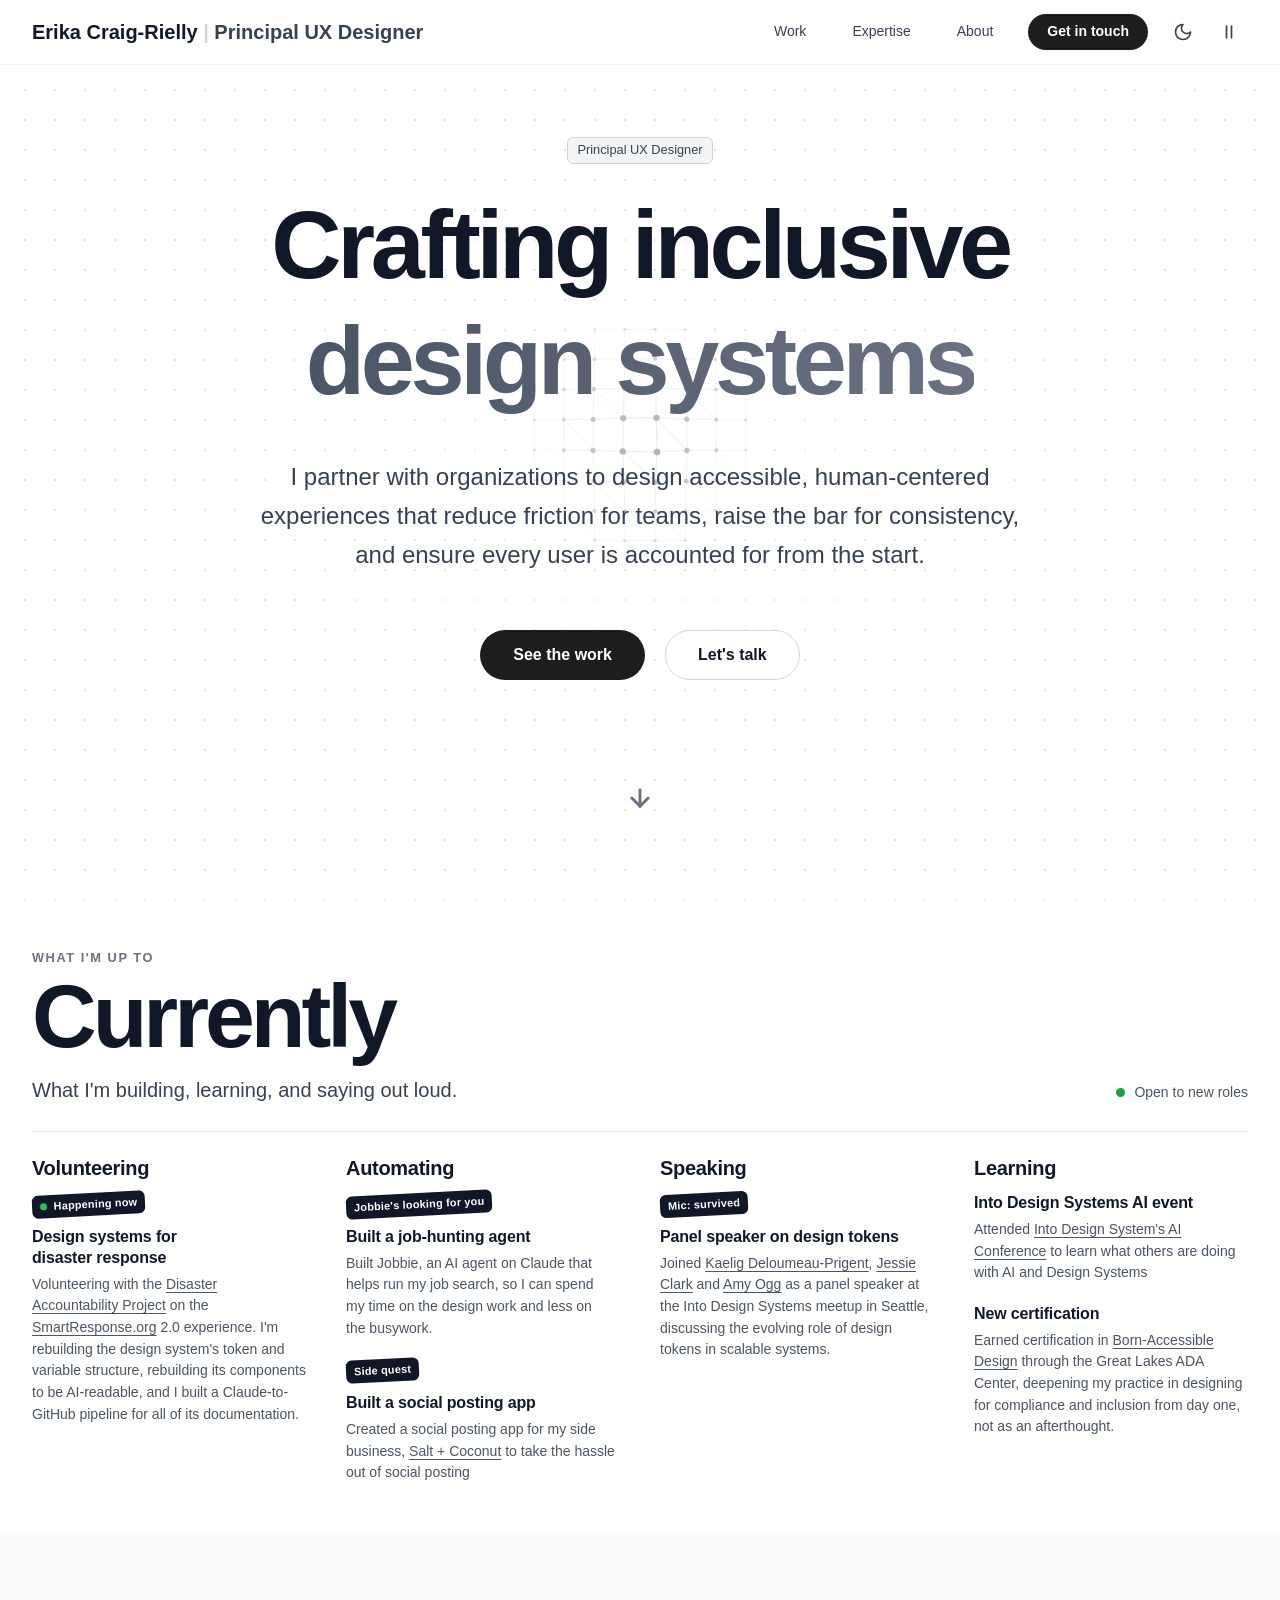
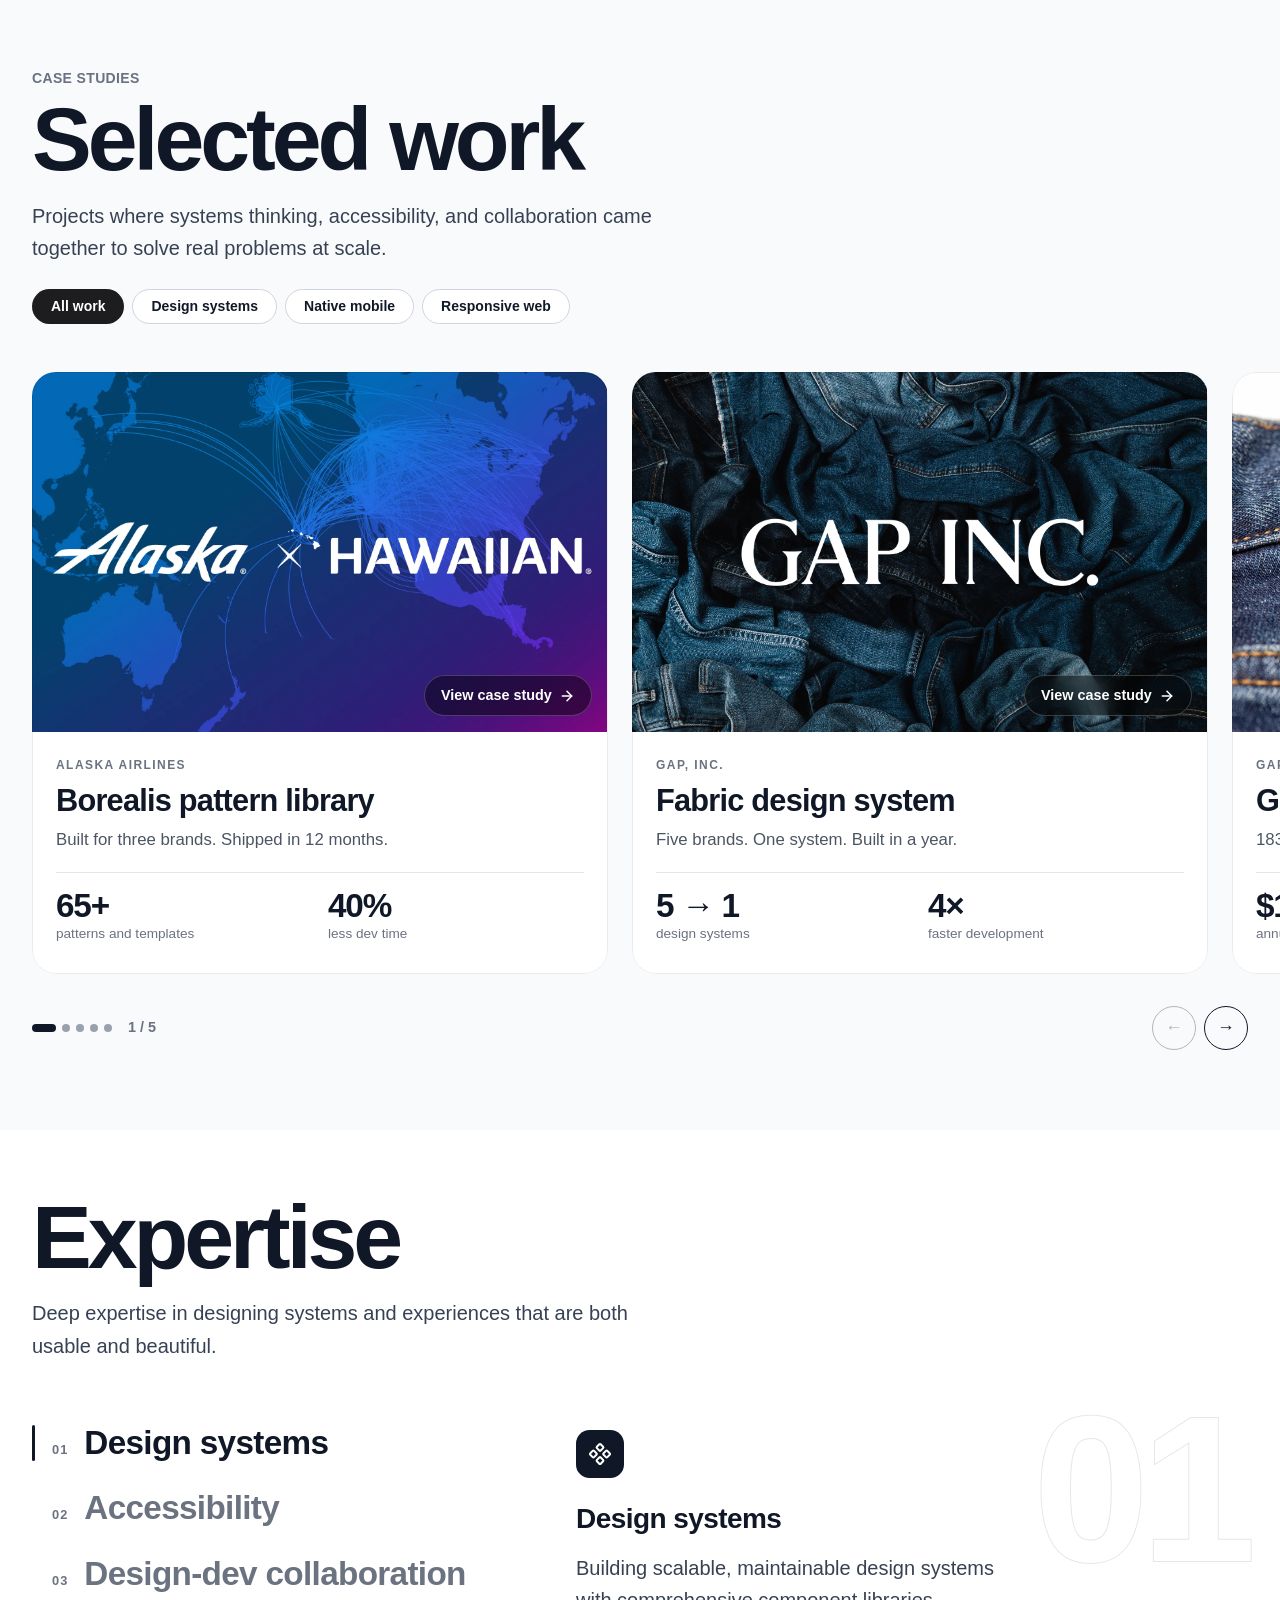
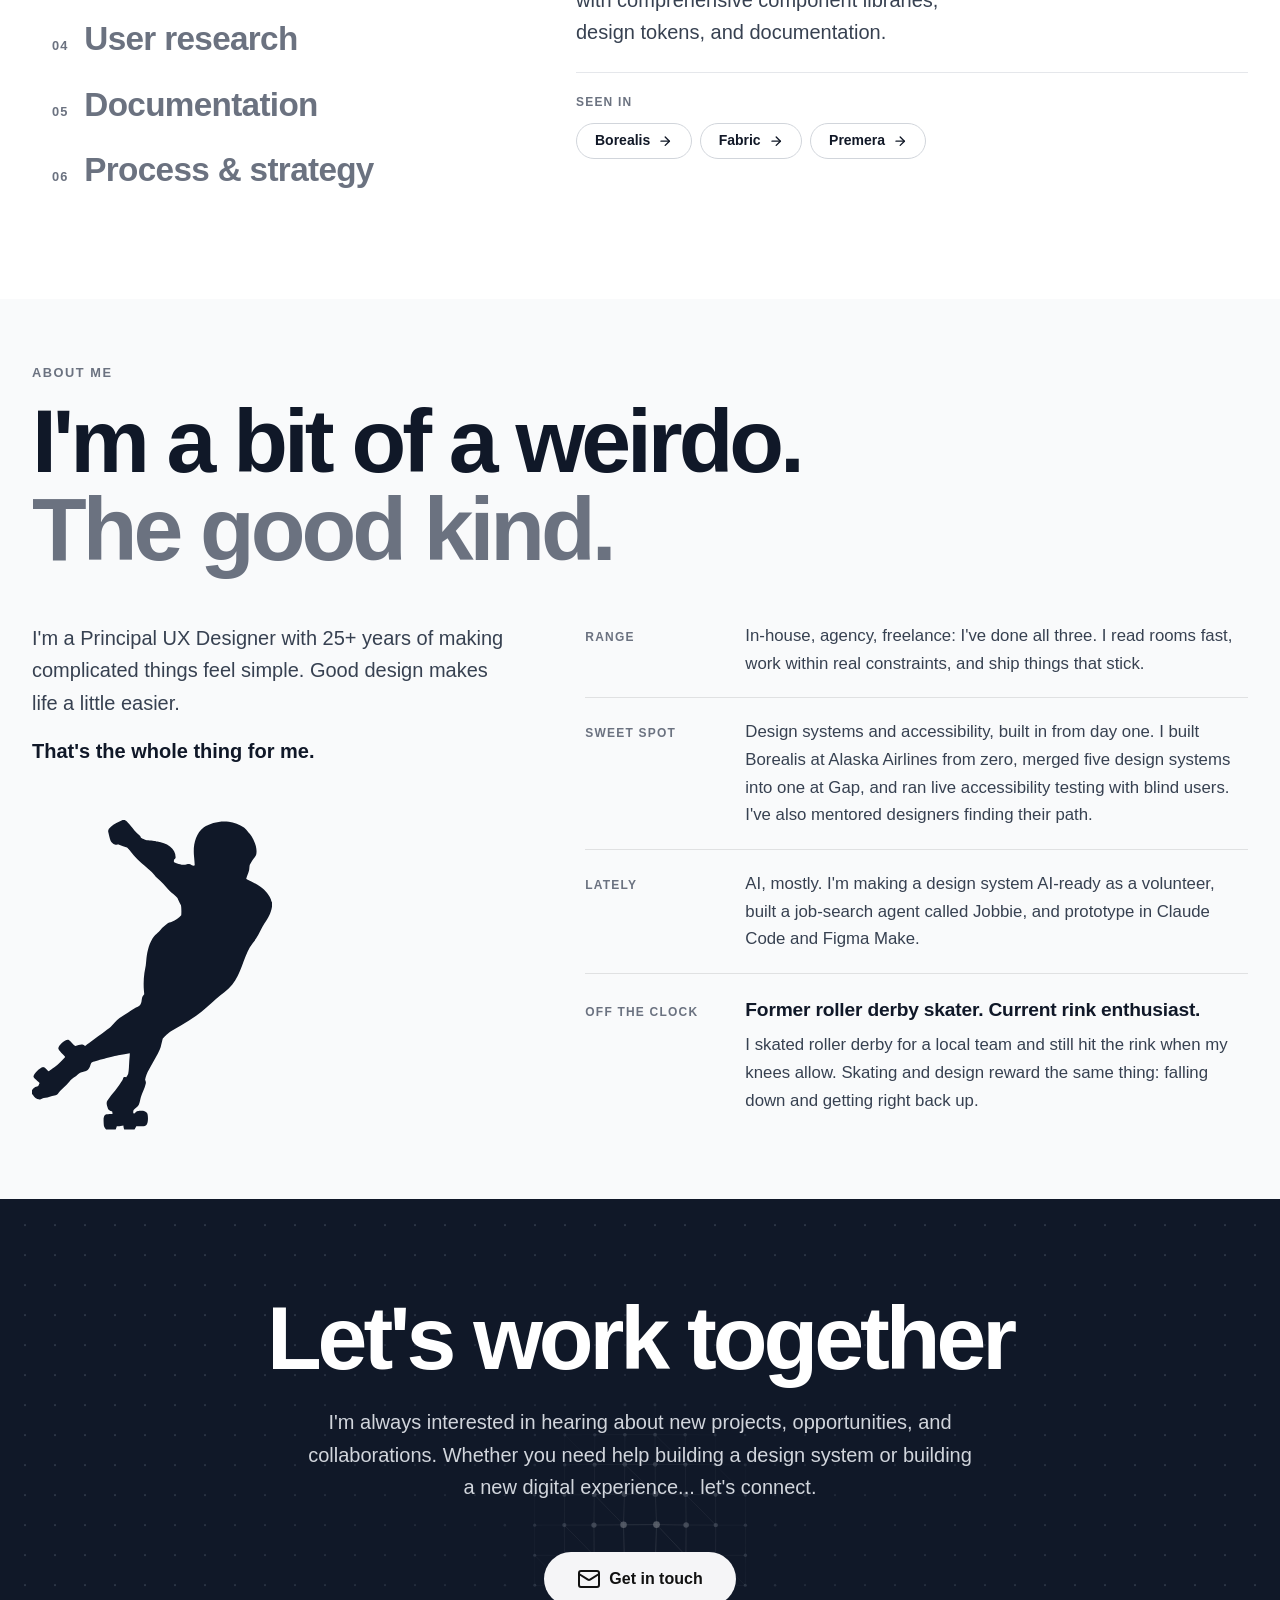
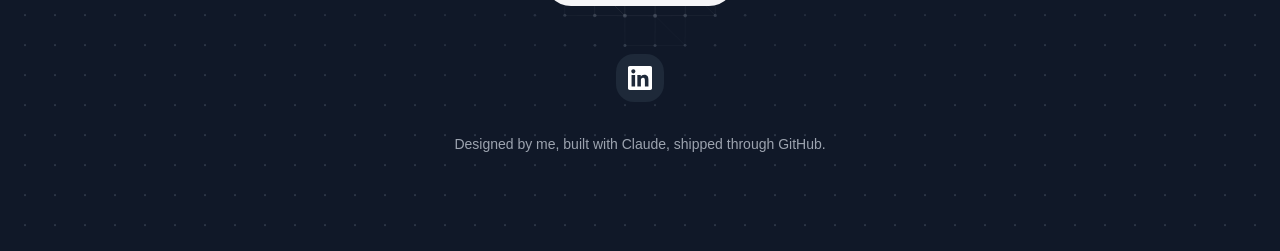
<file: index.html>
<!doctype html><html lang="en"><head><meta charset="utf-8"><meta name="viewport" content="width=device-width, initial-scale=1, viewport-fit=cover">
<title>Erika Craig-Rielly Portfolio</title>
<meta name="description" content="Seattle-based Principal UX Designer with 25+ years of experience. Design systems, responsive web, native mobile, accessibility, and AI workflows.">
<link rel="canonical" href="https://molecularleveldesigns.com/">
<meta property="og:site_name" content="Erika Craig-Rielly">
<meta property="og:type" content="website">
<meta property="og:url" content="https://molecularleveldesigns.com/">
<meta property="og:title" content="Erika Craig-Rielly | Principal UX Designer">
<meta property="og:description" content="Seattle-based Principal UX Designer with 25+ years of experience. Design systems, responsive web, native mobile, accessibility, and AI workflows.">
<meta property="og:image" content="https://molecularleveldesigns.com/og-home.jpg">
<meta property="og:image:width" content="1200">
<meta property="og:image:height" content="630">
<meta property="og:image:alt" content="Erika Craig-Rielly | Principal UX Designer">
<meta name="twitter:card" content="summary_large_image">
<meta name="twitter:title" content="Erika Craig-Rielly | Principal UX Designer">
<meta name="twitter:description" content="Seattle-based Principal UX Designer with 25+ years of experience. Design systems, responsive web, native mobile, accessibility, and AI workflows.">
<meta name="twitter:image" content="https://molecularleveldesigns.com/og-home.jpg">
<meta name="theme-color" content="#ffffff" media="(prefers-color-scheme: light)">
<meta name="theme-color" content="#0a0f1a" media="(prefers-color-scheme: dark)">
<link rel="icon" href="favicon.svg" type="image/svg+xml">
<link rel="icon" href="favicon-32.png" sizes="32x32" type="image/png">
<link rel="alternate icon" href="favicon.ico" sizes="any">
<link rel="apple-touch-icon" href="apple-touch-icon.png">
<link rel="stylesheet" href="site.css">
<script>
/* Pick light/dark before first paint. The viewer's data-theme wins; otherwise follow the OS. */
(function(){var r=document.documentElement,t=r.getAttribute('data-theme'),m=matchMedia('(prefers-color-scheme: dark)').matches;
if(t==='dark'||(t!=='light'&&m))r.classList.add('dark');})();
</script>
<style>
/* Motion layer on top of the existing site styles. Colors come from the site's own Tailwind tokens. */
:root{--ease-out:cubic-bezier(.16,1,.3,1);--ease-io:cubic-bezier(.65,0,.35,1);--page:#fff;--ink:#101828;color-scheme:light}
:root.dark{--page:#000;--ink:#fff;color-scheme:dark}
html{scroll-padding-top:72px}
html.ready{scroll-behavior:smooth}
html,body{overflow-x:clip}
body{background:var(--page);color:var(--ink);font-family:-apple-system,BlinkMacSystemFont,"Segoe UI",Roboto,"Helvetica Neue",Arial,sans-serif;-webkit-font-smoothing:antialiased}
#topnav{padding-top:env(safe-area-inset-top,0px)}
.dark .i-moon,html:not(.dark) .i-sun{display:none}
.paused .i-pause,html:not(.paused) .i-play{display:none}

/* small utility gaps not in the compiled stylesheet */
@media (min-width:48rem){.md\:inline-block{display:inline-block}}
.mb-4{margin-bottom:1rem}.object-left{object-position:left}.select-all{user-select:all}

/* scroll progress */
.progress{position:fixed;inset:0 0 auto;height:2px;z-index:60;background:var(--ink);transform-origin:0 50%;transform:scaleX(var(--p,0));opacity:.85;pointer-events:none}
#topnav{transition:box-shadow .4s var(--ease-out),background-color .3s}
#topnav.scrolled{box-shadow:0 8px 30px -12px rgb(0 0 0 / .18)}

/* hero entrance */
@keyframes rise{from{opacity:0;transform:translateY(28px);filter:blur(8px)}to{opacity:1;transform:none;filter:none}}
.enter{animation:rise 1s var(--ease-out) both;animation-delay:calc(var(--d,0) * 110ms + 80ms)}

/* rotating headline */
.rotator .words{display:inline-grid;justify-items:center}
/* every phrase on one line, so the block height never changes */
.rotator{font-size:1em;line-height:1.15;white-space:nowrap;margin-top:.12em;letter-spacing:-.01em}
@media (max-width:480px){#hero-heading{font-size:2.125rem}}
@media (min-width:768px){#hero-heading{font-size:5rem}}
.rotator .word{grid-area:1/1;display:inline-block;opacity:0;transform:translateY(.45em);filter:blur(10px);transition:opacity .7s var(--ease-out),transform .8s var(--ease-out),filter .7s var(--ease-out)}
.rotator .word.is-on{opacity:1;transform:none;filter:none}
.rotator .word.is-out{opacity:0;transform:translateY(-.45em);filter:blur(10px)}

/* hero background drift + parallax */
.hero-bg{transform:scale(1.12) scaleY(var(--flip,1));animation:drift 38s var(--ease-io) infinite alternate;will-change:transform}
.hero-bg.flip{--flip:-1}
@keyframes drift{from{transform:translate3d(-1.5%,0,0) scale(1.12) scaleY(var(--flip,1))}to{transform:translate3d(1.5%,-2%,0) scale(1.2) scaleY(var(--flip,1))}}

/* ===== "What I'm up to": bento grid (featured tile + five) ===== */
.now-head{display:flex;flex-wrap:wrap;align-items:flex-end;justify-content:space-between;gap:.75rem 2rem;margin-bottom:2.5rem}
.now-sub{display:inline-flex;align-items:center;gap:.6rem;font-size:.95rem;font-weight:500;color:#4b5563}
.dark .now-sub{color:#9ca3af}
.now-live{width:.55rem;height:.55rem;border-radius:50%;background:#16a34a;box-shadow:0 0 0 0 rgb(22 163 74 / .5);animation:livePulse 2.4s ease-out infinite}
@keyframes livePulse{0%{box-shadow:0 0 0 0 rgb(22 163 74 / .45)}70%,100%{box-shadow:0 0 0 .5rem rgb(22 163 74 / 0)}}
/* "Staying sharp": giant outlined verbs that ink in as they pass the middle of the screen */
#now{--sh-ink:#101828;--sh-bg:#fff;--sh-line:rgb(0 0 0 / .1)}
.dark #now{--sh-ink:#fff;--sh-bg:#0a0f1a;--sh-line:rgb(255 255 255 / .12)}
.sh-head{display:grid;gap:1rem 4rem;margin-bottom:3rem}
.sh-kicker{font-size:.8rem;font-weight:600;letter-spacing:.12em;text-transform:uppercase;color:#6b7280}
.sh-h{font-size:clamp(2.5rem,6vw,5rem);line-height:1;font-weight:700;letter-spacing:-.04em;color:var(--sh-ink)}
.sh-intro{display:grid;gap:1rem;align-content:end}
.sh-intro>p:first-child{font-size:1.2rem;line-height:1.55;color:#374151;max-width:40ch}
.dark .sh-intro>p:first-child{color:#d1d5db}
.sh-h{margin-bottom:.25rem}
.sh-list{list-style:none;margin:0;padding:0}
.sh-row:first-child{padding-top:0}
.sh-row:last-child{border-bottom:0;padding-bottom:0}
.sh-row{display:grid;gap:.75rem;padding:1.75rem 0;border-bottom:1px solid var(--sh-line)}
.sh-verb{font-size:clamp(2.75rem,9vw,7.5rem);line-height:.95;font-weight:700;letter-spacing:-.045em;color:var(--sh-ink);
  overflow-wrap:anywhere}
.sh-detail{position:relative;display:grid;gap:1.5rem;align-content:center}
.sh-entry{display:grid;gap:.3rem}
.sh-cat{font-size:.72rem;font-weight:600;letter-spacing:.1em;text-transform:uppercase;color:#6b7280}
.sh-title{font-size:1.2rem;font-weight:700;letter-spacing:-.01em;color:var(--sh-ink)}
.sh-text{color:#4b5563;line-height:1.6;max-width:46ch}
.dark .sh-text{color:#9ca3af}
.sh-text a{color:inherit!important;text-decoration:underline;text-underline-offset:3px;text-decoration-thickness:1px}
.sh-text a:hover{text-decoration-thickness:2px}
.sh-aside{justify-self:start;display:inline-flex;align-items:center;gap:.4rem;margin-bottom:.35rem;padding:.3rem .65rem;border-radius:6px;font-size:.75rem;font-weight:700;letter-spacing:.02em;
  background:var(--sh-ink);color:var(--sh-bg);transform:rotate(-3deg)}
.sh-aside.is-now::before{content:"";width:.45rem;height:.45rem;border-radius:50%;background:#22c55e}
@media (min-width:768px){
  .sh-row{grid-template-columns:minmax(0,1fr) minmax(16rem,22rem);column-gap:3rem;align-items:center;padding:1.5rem 0}
}
@supports (animation-timeline: view()){
  @keyframes shInk{0%,100%{color:var(--sh-bg)}38%,62%{color:var(--sh-ink)}}
  @keyframes shIn{from{opacity:0;transform:translateX(24px)}to{opacity:1;transform:none}}
  .sh-detail{animation:shIn linear both;animation-timeline:view(block 0% calc(25% + var(--foot, 0px)));animation-range:entry 10% cover 30%}
}
@media (prefers-reduced-motion: reduce){.sh-verb,.sh-detail{animation:none!important;color:var(--sh-ink)}.now-live{animation:none}}
html.paused .sh-verb,html.paused .sh-detail{animation:none!important;color:var(--sh-ink)}
html.paused .now-live{animation:none}

/* ===== Expertise explorer: big skill list (left) + detail panel with linked case studies (right) ===== */
.xe{display:grid;gap:1rem}
.xe-tab{all:unset;box-sizing:border-box;display:flex;align-items:baseline;gap:1rem;width:100%;cursor:default}
.xe-n{font-size:.8rem;font-weight:600;letter-spacing:.08em;color:#6b7280;font-variant-numeric:tabular-nums}
.xe-name{font-size:1.5rem;font-weight:700;letter-spacing:-.02em;line-height:1.15;color:#101828}
.dark .xe-name{color:#fff}
.xe-panel{position:relative;padding:1rem 0 .25rem 2.3rem;margin-top:.25rem}
.xe-big{position:absolute;right:0;top:-.1em;font-size:7rem;font-weight:800;line-height:1;letter-spacing:-.04em;color:#fff;-webkit-text-stroke:2px #e5e7eb;paint-order:stroke fill;pointer-events:none}
.dark .xe-big{-webkit-text-stroke-color:rgb(255 255 255 / .1);color:#0a0f1a}
.xe-ic{position:relative;width:3rem;height:3rem;border-radius:.85rem;display:grid;place-items:center;background:#101828;color:#fff;margin-bottom:1.25rem}
.dark .xe-ic{background:#fff;color:#101828}
.xe-h{display:none}
.xe-p{position:relative;font-size:1.1rem;line-height:1.6;color:#374151;max-width:38ch}
.dark .xe-p{color:#d1d5db}
.xe-seen{position:relative;margin-top:1.5rem;padding-top:1.25rem;border-top:1px solid #e5e7eb}
.dark .xe-seen{border-top-color:rgb(255 255 255 / .1)}
.xe-lab{font-size:.75rem;font-weight:600;letter-spacing:.1em;text-transform:uppercase;color:#6b7280;margin-bottom:.75rem}
.xe-chips{display:flex;flex-wrap:wrap;gap:.5rem}
.xe-chips svg{width:.9rem;height:.9rem}
.xe-item{padding:1.5rem 0;border-top:1px solid rgb(0 0 0 / .1)}
.dark .xe-item{border-top-color:rgb(255 255 255 / .12)}
@media (max-width:63.99rem){
  .xe{gap:0}
  .xe-item{padding:1.1rem 0}
  .xe-item:first-child{border-top:0;padding-top:.25rem}
  .xe-panel .xe-seen{border-top:0;padding-top:0}
  .xe-item:last-child{padding-bottom:0}
  .xe-tab{cursor:pointer;align-items:center}
  .xe-tab::after{content:"";margin-left:auto;width:.6rem;height:.6rem;border-right:2px solid currentColor;border-bottom:2px solid currentColor;transform:rotate(45deg) translate(-2px,-2px);transition:transform .25s ease;color:#6b7280}
  .xe-item.is-on .xe-tab::after{transform:rotate(-135deg)}
  .xe-item:not(.is-on) .xe-panel{display:none}
  .xe-tab:focus-visible{outline:2px solid currentColor;outline-offset:4px;border-radius:4px}
}
@media (min-width:64rem){
  .xe{grid-template-columns:minmax(0,5fr) minmax(0,7fr);grid-auto-rows:auto;column-gap:4rem;row-gap:0;align-items:start}
  .xe-item{display:contents}
  .xe-item{border:0!important;padding:0}
  .xe-tab{grid-column:1;position:relative;padding:.85rem 0 .85rem 1.25rem;cursor:pointer}
  .xe-tab::before{content:"";position:absolute;left:0;top:.9rem;bottom:.9rem;width:3px;border-radius:3px;background:#101828;transform:scaleY(0);transition:transform .35s cubic-bezier(.2,.8,.2,1)}
  .dark .xe-tab::before{background:#fff}
  .xe-name{font-size:clamp(1.6rem,2.6vw,2.4rem);color:#9ca3af;transition:color .2s ease}
  .dark .xe-name{color:#6b7280}
  .xe-tab:hover .xe-name{color:#4b5563}
  .dark .xe-tab:hover .xe-name{color:#d1d5db}
  .xe-item.is-on .xe-name{color:#101828}
  .dark .xe-item.is-on .xe-name{color:#fff}
  .xe-item.is-on .xe-tab::before{transform:scaleY(1)}
  .xe-tab:focus-visible{outline:2px solid currentColor;outline-offset:2px;border-radius:4px}
  .xe-panel{grid-column:2;grid-row:1 / span 6;margin-top:0;padding:1.25rem 0 0;min-height:100%;position:sticky;top:6rem;
    opacity:0;visibility:hidden;transform:translateY(10px);transition:opacity .35s ease,transform .45s cubic-bezier(.2,.8,.2,1),visibility 0s .45s}
  .xe-item.is-on .xe-panel{opacity:1;visibility:visible;transform:none;transition:opacity .35s ease .05s,transform .45s cubic-bezier(.2,.8,.2,1) .05s,visibility 0s}
  .xe-h{display:block;position:relative;font-size:1.75rem;font-weight:700;letter-spacing:-.02em;color:#101828;margin-bottom:.75rem}
  .dark .xe-h{color:#fff}
  .xe-p{font-size:1.25rem}
  .xe-big{font-size:13rem;top:-.12em;right:0}
}
@media (prefers-reduced-motion: reduce){.xe-panel,.xe-tab::before{transition:none!important;transform:none!important}}

/* ===== About: editorial, no cards ===== */
.ab-kicker{font-size:.8rem;font-weight:600;letter-spacing:.12em;text-transform:uppercase;color:#6b7280;margin-bottom:1rem}
.ab-h{font-size:clamp(2.6rem,7vw,6rem);line-height:.98;font-weight:700;letter-spacing:-.045em;color:#101828}
.dark .ab-h{color:#fff}
.ab-h span{display:block;color:#9ca3af}
.dark .ab-h span{color:#6b7280}
.ab-grid{display:grid;gap:2.5rem;margin-top:3rem}
.ab-lead p{font-size:clamp(1.35rem,2.2vw,1.9rem);line-height:1.35;letter-spacing:-.015em;font-weight:500;color:#101828}
.dark .ab-lead p{color:#fff}
.ab-lead .ab-kick{margin-top:1.25rem;font-weight:700}
.ab-facts{margin:0;display:grid}
.ab-fact{display:grid;gap:.4rem;padding:1.25rem 0;border-top:1px solid rgb(0 0 0 / .1)}
.dark .ab-fact{border-top-color:rgb(255 255 255 / .12)}
.ab-fact:first-child{border-top:0;padding-top:0}
.ab-fact dt{font-size:.75rem;font-weight:600;letter-spacing:.1em;text-transform:uppercase;color:#6b7280}
.ab-fact dd{margin:0;font-size:1.05rem;line-height:1.65;color:#374151}
.dark .ab-fact dd{color:#d1d5db}
.ab-derby{position:relative;display:grid;gap:2rem;align-items:end;margin-top:4rem;padding-top:3rem;border-top:1px solid rgb(0 0 0 / .1)}
.dark .ab-derby{border-top-color:rgb(255 255 255 / .12)}
.ab-derby-h{font-size:clamp(2rem,4.5vw,3.75rem);line-height:1.02;font-weight:700;letter-spacing:-.035em;color:#101828}
.dark .ab-derby-h{color:#fff}
.ab-derby-h span{display:block;color:#9ca3af}
.dark .ab-derby-h span{color:#6b7280}
.ab-derby-p{margin-top:1.25rem;font-size:1.05rem;line-height:1.65;color:#374151;max-width:48ch}
.dark .ab-derby-p{color:#d1d5db}
.ab-skater{justify-self:end}
.ab-skater svg{display:block;width:170px;height:auto;fill:#101828;transition:fill .3s}
.dark .ab-skater svg{fill:#fff}
@media (min-width:1024px){
  .ab-grid{grid-template-columns:minmax(0,5fr) minmax(0,7fr);column-gap:5rem;align-items:start}
  .ab-fact{grid-template-columns:8rem minmax(0,1fr);column-gap:2rem;align-items:baseline}
  .ab-derby{grid-template-columns:minmax(0,1fr) auto}
  .ab-skater svg{width:280px}
}

/* About: skater rides alongside the story instead of trailing after it */
.ab-lead p,.ab-fact dd{text-wrap:pretty}
.ab-skater .skater{animation:none!important;transform:none}
.ab-h,.ab-fact-derby strong{text-wrap:balance}
.ab-wrap{display:grid;grid-template-columns:minmax(0,1fr)}
.ab-wrap>.ab-grid{display:contents}
.ab-wrap>.ab-kicker{order:0}.ab-wrap>.ab-h{order:1}.ab-wrap .ab-lead{order:2;margin-top:2.5rem}.ab-wrap>.ab-skater{order:4}.ab-wrap .ab-facts{order:3;margin-top:2.5rem}
.ab-wrap>.ab-skater{justify-self:end;margin-top:2rem}
.ab-wrap>.ab-skater svg{width:150px}
.ab-fact-derby strong{display:block;margin-bottom:.35rem;font-size:1.2rem;font-weight:700;letter-spacing:-.01em;color:#101828}
.dark .ab-fact-derby strong{color:#fff}
@media (min-width:1024px){
  .ab-wrap{grid-template-columns:minmax(0,5fr) minmax(0,7fr);column-gap:5rem;align-items:start}
  .ab-wrap>.ab-kicker{grid-column:1 / -1;grid-row:1}
  .ab-wrap>.ab-h{grid-column:1 / -1;grid-row:2}
  .ab-wrap .ab-lead{grid-column:1;grid-row:3;margin-top:3rem}
  .ab-wrap>.ab-skater{grid-column:1;grid-row:4;margin-top:3rem;justify-self:start}
  .ab-wrap .ab-facts{grid-column:2;grid-row:3 / span 2;margin-top:3rem}
  .ab-wrap>.ab-skater svg{width:240px}
}

/* footer: same molecular dot field as the hero, tuned for the dark band */
.foot-field{position:absolute;inset:0;width:100%;height:100%;z-index:0;touch-action:pan-y;
  -webkit-mask-image:radial-gradient(ellipse 55% 55% at 50% 45%,rgb(0 0 0 / .3) 0%,#000 75%);mask-image:radial-gradient(ellipse 55% 55% at 50% 45%,rgb(0 0 0 / .3) 0%,#000 75%)}

/* home work filters: one swipeable row on phones and tablets, running to the screen edges */
@media (max-width:63.99rem){
  .ftabs{flex-wrap:nowrap;overflow-x:auto;scrollbar-width:none;overscroll-behavior-x:contain;margin-inline:-1.5rem;padding:.25rem 1.5rem;scroll-padding-inline:1.5rem}
  .ftabs::-webkit-scrollbar{display:none}
  .ftabs>.ftab{flex:none}
}

/* "Staying sharp" on phones: one swipeable card per activity, edge to edge, dots below */
.sh-pager{display:none}
@media (max-width:47.99rem){
  ol.sh-list{display:flex;gap:1rem;overflow-x:auto;scroll-snap-type:x mandatory;scrollbar-width:none;overscroll-behavior-x:contain;margin-inline:-1.5rem;padding-inline:1.5rem;scroll-padding-inline:1.5rem;align-items:stretch}
  ol.sh-list::-webkit-scrollbar{display:none}
  ol.sh-list>.sh-row{flex:0 0 86%;min-width:0;scroll-snap-align:start;border-bottom:0;padding:0;align-content:start}
  ol.sh-list .sh-verb{font-size:2.6rem}
  .sh-pager{display:flex;gap:.5rem;align-items:center;margin-top:1.75rem}
  .sh-pip{position:relative;width:.5rem;height:.5rem;padding:0;border:0;border-radius:9999px;background:#9ca3af;cursor:pointer;transition:width .3s ease,background-color .3s ease}
  .sh-pip::before{content:"";position:absolute;inset:-18px -4px}
  .sh-pip[aria-current=true]{width:1.5rem;background:#111827}
  .dark .sh-pip{background:#4b5563}
  .dark .sh-pip[aria-current=true]{background:#fff}
}

/* phones: the hero hugs its content, so Selected work sits the same distance below it as other sections */
@media (max-width:47.99rem){
  #hero{min-height:auto;padding-top:6.5rem;padding-bottom:1rem}
  #hero a[href="#now"]{margin-top:2.5rem}
  #work{padding-top:3rem}
  #work .wk-head{margin-top:0}
}

/* phones: a tighter About section */
@media (max-width:47.99rem){
  #about{padding-top:3rem;padding-bottom:3rem}
  #about .ab-kicker{margin-bottom:.6rem}
  #about .ab-h{font-size:2.35rem}
  #about .ab-wrap .ab-lead{margin-top:1.5rem}
  #about .ab-lead p{font-size:1.2rem;line-height:1.4}
  #about .ab-lead .ab-kick{margin-top:.75rem}
  #about .ab-wrap .ab-facts{margin-top:1.75rem}
  #about .ab-fact{padding:1rem 0;gap:.3rem}
  #about .ab-fact:first-child{padding-top:0}
  #about .ab-fact dd{font-size:1rem;line-height:1.6}
  #about .ab-fact-derby strong{font-size:1.1rem}
  #about .ab-wrap>.ab-skater{margin-top:.5rem}
  #about .ab-wrap>.ab-skater svg{width:110px}
}

/* typography: no widows or orphans anywhere (even line breaks for body copy, balanced headings) */
p,li,dd,dt,blockquote,figcaption{text-wrap:pretty}
h1,h2,h3,h4,h5,h6{text-wrap:balance}

/* mobile menu (below 768px the nav links collapse behind a menu button) */
.nav-menu-btn .i-close,.nav-menu-btn[aria-expanded=true] .i-menu{display:none}
.nav-menu-btn[aria-expanded=true] .i-close{display:inline}
.mobile-menu{display:grid;gap:0;padding:.25rem 0 1.5rem}
.mobile-menu .mm-link{display:block;padding:.9rem 0;font-size:1.25rem;font-weight:600;letter-spacing:-.01em;color:#101828;border-bottom:1px solid rgb(0 0 0 / .08);text-decoration:none}
.dark .mobile-menu .mm-link{color:#fff;border-bottom-color:rgb(255 255 255 / .1)}
.mobile-menu .btn{justify-self:start;margin-top:1.25rem}
.mobile-menu .btn svg{width:.9rem;height:.9rem}
@media (min-width:48rem){.nav-menu-btn,.mobile-menu{display:none!important}}

/* ===== Accessibility pass ===== */
/* contrast: small gray labels reach 4.5:1 and large gray display text reaches 3:1, in both themes */
html:not(.dark) :is(#outcomes-section, .fs-head) .text-gray-400, html:not(.dark) span.text-gray-400{color:#6b7280}
html:not(.dark) .fs-tab:not([aria-selected="true"]) .fs-tab-n{color:#4b5563;opacity:1}
html:not(.dark) .ramp-before span{color:#6b7280}
html:not(.dark) .xe-name{color:#6b7280}
html:not(.dark) .ab-h span{color:#6b7280}
html.dark :is(.sh-kicker,.sh-cat,.wk-client,.wk-lab,.xe-lab,.xe-n,.ab-kicker,.ab-fact dt,.fs-kicker,.ch-label,.n-kind,.ramp-after small,cite,.now-sub){color:#9ca3af}
html.dark figcaption{color:#9ca3af}
/* touch targets: every pagination dot is at least 24px wide */
button.dot{min-width:24px}
/* chapter panels can take keyboard focus (so their content can be scrolled and read) */
.fs-track:focus-visible{outline:2px solid currentColor;outline-offset:4px;border-radius:8px}
/* swipe rows take keyboard focus only while they actually scroll (set in script) */
.swipe-focus:focus-visible{outline:2px solid currentColor;outline-offset:4px;border-radius:8px}
/* pagination dots: each button is a 24px target; the visible dot is drawn inside it */
.sap-pager,.sh-pager{gap:0!important}
button.sap-pip,button.sh-pip{width:24px!important;height:24px!important;min-width:24px;background:none!important;display:inline-flex;align-items:center;justify-content:center;padding:0}
button.sap-pip[aria-current=true],button.sh-pip[aria-current=true]{width:32px!important}
button.sap-pip::before,button.sh-pip::before{content:none!important}
button.sap-pip::after,button.sh-pip::after{content:"";display:block;width:.5rem;height:.5rem;border-radius:9999px;background:#9ca3af;transition:width .3s ease,background-color .3s ease}
button.sap-pip[aria-current=true]::after,button.sh-pip[aria-current=true]::after{width:1.5rem;background:#111827}
.dark button.sap-pip::after,.dark button.sh-pip::after{background:#4b5563}
.dark button.sap-pip[aria-current=true]::after,.dark button.sh-pip[aria-current=true]::after{background:#fff}
.ba-pager button.sap-pip::after{background:#4b5563}
.ba-pager button.sap-pip[aria-current=true]::after{background:#fff}

/* ===== Button system: 2 sizes (sm, lg) x primary / secondary / ghost (+ icon).
   Every button hovers the same way: a color shift only, no movement, no shadow change. ===== */
.btn{display:inline-flex;align-items:center;justify-content:center;gap:.5rem;border-radius:9999px;border:1px solid transparent;font-weight:600;line-height:1.25;white-space:nowrap;text-decoration:none;cursor:pointer;box-shadow:none;transform:none;transition:background-color .5s cubic-bezier(.22,1,.36,1),border-color .5s cubic-bezier(.22,1,.36,1),color .5s cubic-bezier(.22,1,.36,1)}
.btn.hidden{display:none}
@media (min-width:768px){.btn.md\:inline-flex{display:inline-flex}}
.btn-sm{padding:.5rem 1.125rem;font-size:.875rem}
.btn-lg{padding:.875rem 2rem;font-size:1rem}
.btn-icon{padding:.5rem;border-radius:9999px}
.btn:focus-visible{outline:2px solid #1d1d1f;outline-offset:3px}
.dark .btn:focus-visible,.btn.on-dark:focus-visible{outline-color:#fff}
.btn-primary{background:#1d1d1f;color:#fff}
.btn-primary:hover{background:#48484a}
.dark .btn-primary,.btn-primary.on-dark{background:#f5f5f7;color:#111}
.dark .btn-primary:hover,.btn-primary.on-dark:hover{background:#d1d5db}
.btn-secondary{background:#fff;border-color:#d1d5db;color:#111827}
.btn-secondary:hover{background:#e5e7eb;border-color:#9ca3af}
.dark .btn-secondary,.btn-secondary.on-dark{background:rgb(255 255 255 / .08);border-color:rgb(255 255 255 / .25);color:#fff}
.dark .btn-secondary:hover,.btn-secondary.on-dark:hover{background:#3a3a3c;border-color:rgb(255 255 255 / .45)}
.btn-ghost{background:transparent;color:#374151;font-weight:500}
.btn-ghost:hover{background:#e5e7eb;color:#111827}
.dark .btn-ghost{color:#d1d5db}
.dark .btn-ghost:hover{background:#3a3a3c;color:#fff}
/* round arrow buttons use the same hover as secondary */
.wk-arrows button:hover:not(:disabled),.fs-pager button.fs-prev:hover:not(:disabled),.fs-pager button.fs-next:hover:not(:disabled){background:#e5e7eb;color:#111827}
.dark .wk-arrows button:hover:not(:disabled),.dark .fs-pager button.fs-prev:hover:not(:disabled),.dark .fs-pager button.fs-next:hover:not(:disabled){background:#3a3a3c;color:#fff}

/* magnetic buttons */
.magnet{display:inline-flex;align-items:center;gap:.5rem;transform:translate(var(--mx,0),var(--my,0));transition:transform .35s var(--ease-out),box-shadow .3s,background-color .3s}

/* case study imagery: hover */
.cs-frame{transition:box-shadow .7s var(--ease-out)}
.group:hover .cs-frame{box-shadow:0 40px 80px -30px rgb(0 0 0 / .35)}
.cs-img{transition:transform 1.1s var(--ease-out)}
.group:hover .cs-img{transform:scale(1.05)}
.gap-logo{transition:transform 1.1s var(--ease-out)}
.group:hover .gap-logo{transform:translate(-50%,-50%) scale(.96)}
.cs-pill{transition:background-color .3s,transform .5s var(--ease-out)}
.group:hover .cs-pill{background:rgb(0 0 0 / .62);transform:translateY(-4px)}
.ic{transition:transform .5s var(--ease-out)}
.outcome:hover .ic,.exp-card:hover .ic{transform:rotate(-8deg) scale(1.08)}
.exp-card,.now-card{transition:transform .5s var(--ease-out),box-shadow .5s,border-color .3s}
.exp-card:hover,.now-card:hover{transform:translateY(-6px)}

/* filter transitions */
.case{transition:opacity .45s var(--ease-out),transform .45s var(--ease-out)}
.case.is-leaving{opacity:0;transform:translateY(16px)}
.case[hidden]{display:none}

/* now carousel: full-bleed like the original */
.now-track{margin-left:calc(50% - 50vw);width:100vw;padding-left:max(24px,calc(50vw - 50% + 0px));padding-right:max(24px,calc(50vw - 50%))}
@media (min-width:80rem){.now-track{padding-left:calc(50vw - 40rem + 2rem);padding-right:calc(50vw - 40rem + 2rem)}}

/* skater: idle glide */
.skater{transform-origin:45% 98%;animation:glide 5.5s var(--ease-io) infinite}
@keyframes glide{0%,100%{transform:rotate(-2.5deg) translateX(-6px)}50%{transform:rotate(2.5deg) translateX(10px)}}

/* scroll-driven reveals. Without support, everything simply stays visible. */
@supports (animation-timeline: view()){
  @keyframes reveal{from{opacity:0;transform:translateY(48px)}to{opacity:1;transform:none}}
  @keyframes unclip{from{clip-path:inset(7% 5% 7% 5% round 48px);transform:scale(.97)}to{clip-path:inset(0 0 0 0 round 24px);transform:none}}
  @keyframes parallax{from{transform:scale(1.14) translateY(-4%)}to{transform:scale(1.04) translateY(4%)}}
  @keyframes slideL{from{opacity:0;transform:translateX(56px)}to{opacity:1;transform:none}}
  @keyframes skateIn{from{opacity:0;translate:120px 0}to{opacity:1;translate:0 0}}
  @keyframes track{from{letter-spacing:.06em;opacity:.2}to{letter-spacing:-.025em;opacity:1}}

  .rv-head{animation:reveal linear both;animation-timeline:view(block 0% calc(25% + var(--foot, 0px)));animation-range:entry 5% cover 28%}
  .big-head{animation-name:track}
  .cs-frame{animation:unclip linear both;animation-timeline:view(block 0% calc(25% + var(--foot, 0px)));animation-range:entry 0% cover 40%}
  .cs-parallax{animation:parallax linear both;animation-timeline:view(block 0% calc(25% + var(--foot, 0px)));animation-range:cover 0% cover 100%}
  .cs-copy{animation:reveal linear both;animation-timeline:view(block 0% calc(25% + var(--foot, 0px)));animation-range:entry 0% cover 25%}
  .outcome{animation:slideL linear both;animation-timeline:view(block 0% calc(25% + var(--foot, 0px)));animation-range:entry calc(var(--i) * 12%) cover calc(18% + var(--i) * 5%)}
  #now{view-timeline-name:--now;view-timeline-inset:0% calc(25% + var(--foot, 0px))}
  .now-card{animation:slideL linear both;animation-timeline:--now;animation-range:entry calc(5% + var(--i) * 6%) cover calc(30% + var(--i) * 4%)}
  .exp-card{animation:reveal linear both;animation-timeline:view(block 0% calc(25% + var(--foot, 0px)));animation-range:entry calc(var(--i) * 6%) cover calc(22% + var(--i) * 3%)}
  .skater-wrap{animation:skateIn linear both;animation-timeline:view(block 0% calc(25% + var(--foot, 0px)));animation-range:entry 0% cover 35%}

  /* case study page */
  @keyframes fillX{from{transform:scaleX(0)}to{transform:scaleX(1)}}
  @keyframes growY{from{transform:scaleY(0)}to{transform:scaleY(1)}}
  @keyframes pop{from{opacity:0;transform:scale(.6)}to{opacity:1;transform:none}}
  @keyframes slideR{from{opacity:0;transform:translateX(-56px)}to{opacity:1;transform:none}}
  @keyframes heroOut{to{transform:scale(1.08) translateY(6%);filter:brightness(.8)}}
  .rv{animation:reveal linear both;animation-timeline:view(block 0% calc(25% + var(--foot, 0px)));animation-range:entry calc(var(--i,0) * 6%) cover calc(24% + var(--i,0) * 3%)}
  .quote{position:relative}
  .quote::before{content:"";position:absolute;left:0;top:0;bottom:0;width:4px;background:currentColor;transform-origin:50% 0;animation:growY linear both;animation-timeline:view(block 0% calc(25% + var(--foot, 0px)));animation-range:entry 10% cover 35%}
  .chip{animation:pop linear both;animation-timeline:view(block 0% calc(25% + var(--foot, 0px)));animation-range:entry calc(var(--i,0) * 4%) cover calc(20% + var(--i,0) * 3%)}
  .from-left{animation:slideR linear both;animation-timeline:view(block 0% calc(25% + var(--foot, 0px)));animation-range:entry 0% cover 30%}
  .from-right{animation:slideL linear both;animation-timeline:view(block 0% calc(25% + var(--foot, 0px)));animation-range:entry 0% cover 30%}
  .steps{view-timeline-name:--steps;view-timeline-inset:0% calc(25% + var(--foot, 0px));position:relative}
  .steps-line{position:absolute;left:-14px;top:24px;bottom:24px;width:2px;background:currentColor;opacity:.5;transform-origin:50% 0;animation:growY linear both;animation-timeline:--steps;animation-range:contain 0% contain 100%}
  .cs-hero-img{animation:heroOut linear both;animation-timeline:scroll(root);animation-range:0 70vh}
}
@media (max-width:63.99rem){.steps-line{display:none}}
.cs-hero-img{transform-origin:50% 30%}
@media (min-width:48rem){body.cs-page{--foot:110px}}
.bar-fill{transform-origin:0 50%;transition:transform 1.3s var(--ease-out) .1s}
.bar-fill.pre{transform:scaleX(0);transition:none}
@keyframes kenburns{from{scale:1.12}to{scale:1}}
.cs-hero-wrap{animation:kenburns 2.4s var(--ease-out) both}
.step{transition:background-color .4s,transform .5s var(--ease-out)}
.step:hover{transform:translateX(6px)}
.step .num{transition:color .4s}
.step:hover .num{color:currentColor}
.brand-card{transition:transform .5s var(--ease-out),box-shadow .5s}
.brand-card:hover{transform:translateY(-4px);box-shadow:0 20px 40px -24px rgb(0 0 0 / .3);position:relative;z-index:1}


/* overview: sticky intro + constraint list that highlights the one in focus */
.ov-grid{display:grid;gap:3rem}
@media (min-width:64rem){.ov-grid{grid-template-columns:minmax(0,2fr) minmax(0,1fr);gap:5rem;align-items:start}.ov-intro{position:sticky;top:7rem}.ov-intro h2{font-size:clamp(3.5rem,5.6vw,5.5rem);line-height:1.02;letter-spacing:-.03em}}
.ov-count{margin-top:2.5rem;font-variant-numeric:tabular-nums;font-weight:700;font-size:1rem;letter-spacing:.04em;display:none}
@media (min-width:64rem){.ov-count{display:block}}
.ov-now{display:inline-block;font-size:3rem;line-height:1;transition:transform .5s var(--ease-out)}
.ov-of{color:rgb(107 114 128)}
.ov-list{list-style:none;margin:0;padding:0}
.ov-item{position:relative;display:grid;grid-template-columns:1fr;gap:.75rem;padding:2rem 0 2rem 1.25rem;border-top:1px solid rgb(0 0 0 / .1)}
.dark .ov-item{border-top-color:rgb(255 255 255 / .12)}
.ov-item:first-child{border-top:0;padding-top:0}
.ov-item:first-child::before{top:0}
.ov-item:last-child{padding-bottom:0}
.ov-item:last-child::before{bottom:0}
.ov-item::before{content:"";position:absolute;left:0;top:2rem;bottom:2rem;width:3px;border-radius:3px;background:currentColor;transform:scaleY(0);transform-origin:50% 0;transition:transform .6s var(--ease-out)}
.ov-num{font-size:2.25rem;line-height:1;font-weight:700;font-variant-numeric:tabular-nums;color:transparent;-webkit-text-stroke:1.5px rgb(156 163 175);transition:color .5s var(--ease-out),-webkit-text-stroke-color .5s}
.ov-body{transition:transform .6s var(--ease-out)}
.ov-item.is-active::before,.ov-static .ov-item::before{transform:scaleY(1)}
.ov-item.is-active .ov-num,.ov-static .ov-num{color:currentColor;-webkit-text-stroke-color:currentColor}
.ov-item.is-active .ov-body{transform:translateX(6px)}
.ov-item h3{font-size:1.25rem;line-height:1.3;margin-bottom:.5rem}
.ov-item p{font-size:1rem;line-height:1.6}


/* case study key numbers: one hero figure + four supporting figures, hairline dividers */
.sx{display:grid;grid-template-columns:repeat(2,minmax(0,1fr));margin-bottom:4rem;border-top:1px solid rgb(0 0 0 / .12)}
.dark .sx{border-top-color:rgb(255 255 255 / .14)}
.sx-cell{padding:1.75rem 1.25rem 1.75rem 0;border-bottom:1px solid rgb(0 0 0 / .12);display:flex;flex-direction:column;gap:.35rem;min-width:0}
.dark .sx-cell{border-bottom-color:rgb(255 255 255 / .14)}
.sx-cell.hero{grid-column:1 / -1}
@media (max-width:63.99rem){.sx{border-top:0}.sx-cell.hero{padding-top:0}.sx-cell:nth-child(4),.sx-cell:nth-child(5){border-bottom:0;padding-bottom:0}}
.sx-num{font-weight:700;letter-spacing:-.04em;line-height:.95;font-variant-numeric:tabular-nums;font-size:clamp(2.75rem,6vw,4.5rem);white-space:nowrap}
.sx-cell.hero .sx-num{font-size:clamp(6rem,16vw,12rem);letter-spacing:-.06em}
.sx-plus{font-size:.7em;letter-spacing:-.02em;margin-left:.06em;vertical-align:.38em;opacity:.55}
.sx-lab{font-weight:600;font-size:1.05rem;margin-top:.5rem}
.sx-sub{font-size:.95rem}
@media (min-width:64rem){
  .sx{grid-template-columns:minmax(0,1.3fr) repeat(2,minmax(0,1fr));border-top:0}
  .sx-cell{padding:2rem 2rem}
  .sx-cell.hero{grid-column:1;grid-row:1 / span 2;padding-left:0;justify-content:flex-end;border-bottom:0;border-right:1px solid rgb(0 0 0 / .12)}
  .dark .sx-cell.hero{border-right-color:rgb(255 255 255 / .14)}
  .sx-cell:nth-child(2),.sx-cell:nth-child(3){border-bottom:1px solid rgb(0 0 0 / .12)}
  .sx-cell:nth-child(4),.sx-cell:nth-child(5){border-bottom:0}
  .sx-cell:nth-child(3),.sx-cell:nth-child(5){border-left:1px solid rgb(0 0 0 / .12)}
  .dark .sx-cell:nth-child(3),.dark .sx-cell:nth-child(5){border-left-color:rgb(255 255 255 / .14)}
}


/* challenge / solution: two columns on desktop, swipeable cards with dots on phones */
.cs-swipe{display:grid;gap:3rem;position:relative}
@media (min-width:48rem){.cs-swipe{grid-template-columns:repeat(2,minmax(0,1fr))}.cs-dots{display:none}}
@media (max-width:47.99rem){
  .cs-swipe{display:flex;gap:1rem;overflow-x:auto;scroll-snap-type:x mandatory;margin-inline:-1.5rem;padding-inline:1.5rem;scroll-padding-inline:1.5rem;scrollbar-width:none;padding-block:.25rem}
  .cs-swipe::-webkit-scrollbar{display:none}
  .cs-swipe>div{flex:0 0 85%;scroll-snap-align:center;padding:1.5rem;border-radius:1rem;background:#f9fafb;border:1px solid #e5e7eb}
  .dark .cs-swipe>div{background:#1f2937;border-color:#374151}
}


/* full story: native disclosure sections, so the skim path stays short */
:root{interpolate-size:allow-keywords}
.fs-head{display:flex;flex-wrap:wrap;align-items:flex-end;justify-content:space-between;gap:1.5rem;margin-bottom:2.5rem}
.fs-toggle{font-weight:600;font-size:.95rem;padding:.6rem 1.1rem;border-radius:999px;border:1px solid currentColor;background:transparent;cursor:pointer;transition:background-color .3s,color .3s}
.fs-toggle:hover{background:rgb(0 0 0 / .06)}
.dark .fs-toggle:hover{background:rgb(255 255 255 / .1)}
.fs{border-top:1px solid rgb(0 0 0 / .12)}
.fs:last-child{border-bottom:1px solid rgb(0 0 0 / .12)}
.dark .fs,.dark .fs:last-child{border-color:rgb(255 255 255 / .14)}
.fs-sum{list-style:none;display:grid;grid-template-columns:minmax(0,1fr) auto;align-items:center;gap:1.5rem;padding:1.75rem 0;cursor:pointer;border-radius:.5rem}
.fs-sum::-webkit-details-marker{display:none}
.fs-text{display:flex;flex-direction:column;gap:.35rem;transition:transform .5s var(--ease-out)}
.fs-sum:hover .fs-text{transform:translateX(6px)}
.fs-title{font-size:clamp(1.5rem,3vw,2.25rem);font-weight:700;letter-spacing:-.02em;line-height:1.15}
.fs-line{font-size:1.05rem}
.fs-icon{position:relative;width:2.75rem;height:2.75rem;border-radius:50%;border:1px solid currentColor;flex:none;transition:transform .5s var(--ease-out),background-color .3s,color .3s}
.fs-icon::before,.fs-icon::after{content:"";position:absolute;left:50%;top:50%;width:14px;height:2px;margin:-1px 0 0 -7px;background:currentColor;border-radius:2px}
.fs-icon::after{transform:rotate(90deg)}
.fs[open] .fs-icon{transform:rotate(135deg)}
.fs-sum:hover .fs-icon{background:currentColor}
.fs-sum:hover .fs-icon::before,.fs-sum:hover .fs-icon::after{background:#fff}
.dark .fs-sum:hover .fs-icon::before,.dark .fs-sum:hover .fs-icon::after{background:#000}
.fs::details-content{block-size:0;overflow-y:clip;transition:block-size .6s var(--ease-out),content-visibility .6s allow-discrete}
.fs[open]::details-content{block-size:auto}
.fs-body{padding:.5rem 0 3rem}
.fs[open] .fs-body{animation:rise .7s var(--ease-out) both}
.fs-dark{border-radius:1.5rem;padding:2rem}
@media (min-width:48rem){.fs-dark{padding:3rem}}

/* process phases: horizontal cards with dots and arrows */
.proc{display:flex;gap:1rem;overflow-x:auto;scroll-snap-type:x mandatory;scrollbar-width:none;position:relative;padding-block:.25rem;outline-offset:4px}
.proc::-webkit-scrollbar{display:none}
.proc-card{flex:0 0 min(85%,380px);scroll-snap-align:start;display:flex;flex-direction:column;padding:1.75rem;border-radius:1rem;transition:transform .5s var(--ease-out),box-shadow .5s}
.proc-card:hover{transform:translateY(-4px);box-shadow:0 20px 40px -24px rgb(0 0 0 / .3)}
.proc-num{font-weight:700;font-size:2.25rem;line-height:1;margin-bottom:1rem;color:transparent;-webkit-text-stroke:1.5px rgb(156 163 175);font-variant-numeric:tabular-nums}
.proc-nav{display:flex;align-items:center;justify-content:space-between;margin-top:.75rem}
.proc-arrows{display:flex;gap:.5rem}
.proc-arrows button{width:2.75rem;height:2.75rem;border-radius:50%;border:1px solid currentColor;background:transparent;color:inherit;font-size:1.1rem;cursor:pointer;transition:background-color .3s,color .3s,opacity .3s}
.proc-arrows button:hover:not(:disabled){background:currentColor}
.proc-arrows button:disabled{opacity:.3;cursor:default}
@media (max-width:47.99rem){.proc-arrows{display:none}}


/* full story as slides: labeled chapter tabs, swipeable track, pager below */
.fs-slider{position:relative}
.fs-tabs{display:flex;gap:.5rem;overflow-x:auto;scrollbar-width:none;padding:.25rem 0 1.5rem;margin-bottom:1rem;border-bottom:1px solid rgb(0 0 0 / .12)}
.dark .fs-tabs{border-bottom-color:rgb(255 255 255 / .14)}
.fs-tabs::-webkit-scrollbar{display:none}
.fs-tab{flex:none;display:inline-flex;align-items:center;gap:.5rem;padding:.55rem 1rem;border-radius:999px;font-weight:600;font-size:.95rem;border:1px solid rgb(0 0 0 / .15);background:transparent;color:inherit;cursor:pointer;white-space:nowrap;transition:background-color .3s,color .3s,border-color .3s}
.dark .fs-tab{border-color:rgb(255 255 255 / .2)}
.fs-tab:hover{border-color:currentColor}
.fs-tab-n{font-variant-numeric:tabular-nums;opacity:.5;font-size:.8rem}
.fs-tab[aria-selected="true"]{background:#101828;color:#fff;border-color:#101828}
.dark .fs-tab[aria-selected="true"]{background:#fff;color:#101828;border-color:#fff}
.fs-tab[aria-selected="true"] .fs-tab-n{opacity:.7}
.fs-track{display:flex;align-items:flex-start;overflow-x:auto;overflow-y:hidden;scroll-snap-type:x mandatory;scrollbar-width:none;transition:height .5s var(--ease-out);overscroll-behavior-x:contain}
.fs-track::-webkit-scrollbar{display:none}
.fs-slide{flex:0 0 100%;min-width:0;scroll-snap-align:start;scroll-snap-stop:always;padding:2rem 0 1rem}
.fs-kicker{font-size:.8rem;font-weight:600;letter-spacing:.08em;text-transform:uppercase;color:rgb(107 114 128);margin-bottom:.5rem}
.fs-slide-title{font-size:clamp(2rem,4.5vw,3.5rem);font-weight:700;letter-spacing:-.03em;line-height:1.05;margin-bottom:.75rem}
.fs-slide-line{font-size:1.15rem;max-width:48rem;margin-bottom:2.5rem}
.fs-slide.is-active .fs-slide-in{animation:rise .7s var(--ease-out) both}
.fs-slide .rv,.fs-slide .chip,.fs-slide .from-left,.fs-slide .from-right,.fs-slide .quote::before{animation:none!important}
.fs-slide .ov-intro{position:static}
.fs-slide .ov-count{display:none}
.fs-slide .ov-intro h2{display:none}
.fs-slide .ov-grid{grid-template-columns:1fr}
.fs-slide .ov-list{display:grid;gap:0 3rem}
@media (min-width:64rem){.fs-slide .ov-list{grid-template-columns:1fr 1fr}.fs-slide .ov-item:first-child,.fs-slide .ov-item:nth-child(2){border-top:0;padding-top:0}.fs-slide .ov-item:last-child{padding-bottom:2rem}}
.fs-pager{position:sticky;bottom:calc(var(--foot,0px) + 1rem);z-index:5;display:flex;align-items:center;justify-content:center;gap:.75rem;margin:1.5rem auto 0;width:fit-content;padding:.4rem .6rem;border-radius:999px;background:rgb(255 255 255 / .85);backdrop-filter:blur(12px);-webkit-backdrop-filter:blur(12px);box-shadow:0 10px 30px -12px rgb(0 0 0 / .25);border:1px solid rgb(0 0 0 / .08)}
.dark .fs-pager{background:rgb(17 24 39 / .85);border-color:rgb(255 255 255 / .12)}
.fs-pager button.fs-prev,.fs-pager button.fs-next{width:2.5rem;height:2.5rem;border-radius:50%;border:1px solid currentColor;background:transparent;color:inherit;cursor:pointer;font-size:1rem;transition:background-color .3s,opacity .3s}
.fs-pager button.fs-prev:hover:not(:disabled),.fs-pager button.fs-next:hover:not(:disabled){background:rgb(0 0 0 / .08)}
.dark .fs-pager button.fs-prev:hover:not(:disabled),.dark .fs-pager button.fs-next:hover:not(:disabled){background:rgb(255 255 255 / .12)}
.fs-pager button:disabled{opacity:.3;cursor:default}
.fs-pos{font-variant-numeric:tabular-nums;font-weight:600;font-size:.9rem;min-width:3.2rem;text-align:center}
@media (max-width:40rem){.fs-pos{display:none}}


/* before / after ledger: one row per dimension, old state struck through, new state lands */
.ba,.ba-head{--cols:minmax(0,11rem) minmax(0,1fr) 3rem minmax(0,1.15fr)}
.ba{list-style:none;margin:0;padding:0;color:#fff}
.ba-head{display:none}
.ba-row{display:grid;gap:.4rem;padding:1.5rem 0;border-top:1px solid rgb(255 255 255 / .12)}
.ba-row:first-child{border-top:0;padding-top:0}
.ba-label{font-size:.8rem;font-weight:600;letter-spacing:.08em;text-transform:uppercase;color:rgb(156 163 175)}
.ba-before{color:rgb(156 163 175);font-size:1.05rem}
.ba-before s{text-decoration-color:rgb(156 163 175 / .9);text-decoration-thickness:1.5px}
.ba-after{font-size:1.35rem;font-weight:700;letter-spacing:-.01em;line-height:1.3}
.ba-arrow{display:none;color:rgb(156 163 175)}
.ba-tag{display:inline-block;margin-right:.5rem;font-size:.7rem;font-weight:600;letter-spacing:.08em;text-transform:uppercase;padding:.1rem .45rem;border-radius:4px;border:1px solid currentColor;vertical-align:.15em;text-decoration:none;opacity:.8}
@media (min-width:48rem){
  .ba-head{display:grid;grid-template-columns:var(--cols);gap:1.5rem;padding-bottom:1rem;margin-bottom:.25rem;border-bottom:1px solid rgb(255 255 255 / .25);font-size:.8rem;font-weight:600;letter-spacing:.08em;text-transform:uppercase;color:rgb(156 163 175)}
  .ba-head span:last-child{color:#fff}
  .ba-row{grid-template-columns:var(--cols);gap:1.5rem;align-items:baseline;padding:1.75rem 0}
  .ba-row:first-child{border-top:0;padding-top:1.75rem}
  .ba-arrow{display:block;text-align:center;font-size:1.25rem}
  .ba-tag{position:absolute;width:1px;height:1px;padding:0;margin:-1px;overflow:hidden;clip:rect(0,0,0,0);white-space:nowrap;border:0}
  .ba-after{font-size:1.6rem}
}
/* motion: strike draws across the old state, arrow travels, new state rises in */
.ba-before s{background:linear-gradient(currentColor,currentColor) 0 55%/0 1.5px no-repeat;text-decoration:none;transition:background-size .7s var(--ease-out)}
.ba-row .ba-after,.ba-row .ba-arrow{transition:opacity .6s var(--ease-out),transform .7s var(--ease-out)}
.ba-row.pre .ba-after{opacity:0;transform:translateY(14px)}
.ba-row.pre .ba-arrow{opacity:0;transform:translateX(-10px)}
.ba-row:not(.pre) .ba-before s{background-size:100% 1.5px}
.ba-row:not(.pre) .ba-arrow{transition-delay:.25s}
.ba-row:not(.pre) .ba-after{transition-delay:.4s}
.ba-row:hover .ba-after{transform:translateX(4px)}


/* outcomes: the headline becomes the layout, one word per column with its proof underneath */
.sap{display:grid;gap:3rem;margin-top:1.5rem}
@media (min-width:64rem){.sap{grid-template-columns:repeat(3,minmax(0,1fr));gap:0}.sap-col+.sap-col{border-left:1px solid rgb(0 0 0 / .12);padding-left:2.5rem}.dark .sap-col+.sap-col{border-left-color:rgb(255 255 255 / .14)}.sap-col{padding-right:2.5rem}}
.sap-word{font-size:clamp(3rem,6.2vw,5.75rem);font-weight:700;letter-spacing:-.045em;line-height:.95;position:relative;padding-bottom:1.25rem;margin-bottom:1.25rem}
.sap-word::after{content:"";position:absolute;left:0;bottom:0;width:100%;height:3px;background:currentColor;transform-origin:left center;transition:transform 1.1s cubic-bezier(.65,0,.35,1)}
.sap-dot{color:rgb(156 163 175)}
.sap-lede{font-size:1.1rem;line-height:1.55;margin-bottom:2rem;max-width:26rem}
.sap-facts{list-style:none;margin:0;padding:0;display:grid;gap:1.5rem}
.sap-fact{display:grid;gap:.25rem}
.sap-num{font-size:2.75rem;font-weight:700;letter-spacing:-.04em;line-height:1;font-variant-numeric:tabular-nums}
.sap-lab{font-size:1rem}
.sap-col .sap-word,.sap-col .sap-lede,.sap-col .sap-fact{transition:opacity .7s var(--ease-out),transform .8s var(--ease-out),filter .7s var(--ease-out)}
.sap.pre .sap-word,.sap-col.pre .sap-word{opacity:0;transform:translateY(.35em);filter:blur(8px)}
.sap.pre .sap-word::after,.sap-col.pre .sap-word::after{transform:scaleX(0)}
.sap.pre .sap-lede,.sap.pre .sap-fact,.sap-col.pre .sap-lede,.sap-col.pre .sap-fact{opacity:0;transform:translateY(16px)}
.sap .sap-col .sap-word{transition-delay:calc(var(--i) * 260ms)}
.sap .sap-col .sap-word::after{transition-delay:calc(var(--i) * 260ms + 450ms)}
.sap .sap-col .sap-lede{transition-delay:calc(var(--i) * 260ms + 350ms)}
.sap .sap-col .sap-fact:nth-child(1){transition-delay:calc(var(--i) * 260ms + 480ms)}
.sap .sap-col .sap-fact:nth-child(2){transition-delay:calc(var(--i) * 260ms + 600ms)}
@media (max-width:63.99rem){.sap .sap-col *{transition-delay:0s!important}}
/* resetting to the hidden state is instant, so a replay always starts from scratch */
.sap-col.pre .sap-word,.sap-col.pre .sap-lede,.sap-col.pre .sap-fact,.sap-col.pre .sap-word::after{transition:none!important}


/* challenge / solution: text is always readable; a marker sweeps across the key phrases,
   gray for the problem, blue for the fix, and an arrow carries one column into the next */
.cs-cs{position:relative}
.cs-n{font-size:clamp(3.5rem,7vw,5.5rem);font-weight:700;line-height:1;letter-spacing:-.05em;font-variant-numeric:tabular-nums;color:transparent;-webkit-text-stroke:1.5px rgb(156 163 175);margin-bottom:.75rem;transition:color .8s var(--ease-out),-webkit-text-stroke-color .8s}
.cs-cs.go .cs-n{-webkit-text-stroke-color:#101828}
.dark .cs-cs.go .cs-n{-webkit-text-stroke-color:#fff}
.cs-cs h2{position:relative;display:inline-block}
.cs-cs h2::after{content:"";position:absolute;left:0;right:0;bottom:-.3rem;height:2px;background:currentColor;transform-origin:0 50%;transform:scaleX(0);transition:transform .8s var(--ease-out) .15s}
.cs-cs.go h2::after{transform:scaleX(1)}
.cs-cs.pre h2::after,.cs-cs.pre .hl{transition:none}
.hl{color:inherit;background-color:transparent;padding:0 .12em;margin:0 -.12em;border-radius:.2em;-webkit-box-decoration-break:clone;box-decoration-break:clone;background-repeat:no-repeat;background-position:0 100%;background-size:0% 100%;transition:background-size .9s var(--ease-out),color .6s;transition-delay:calc(.35s + var(--k) * .45s)}
.is-challenge .hl{background-image:linear-gradient(#e5e7eb,#e5e7eb)}
.is-solution .hl{background-image:linear-gradient(var(--hl-l,#ce0c88),var(--hl-l,#ce0c88))}
.dark .is-challenge .hl{background-image:linear-gradient(#374151,#374151)}
.dark .is-solution .hl{background-image:linear-gradient(var(--hl-d,#463c8f),var(--hl-d,#463c8f))}
.cs-cs.go .hl{background-size:100% 100%;color:#101828}
.is-solution.go .hl{color:var(--hl-tl,#fff)}
.dark .is-solution.go .hl{color:var(--hl-td,#fff)}
.dark .cs-cs.go .hl{color:#fff}
.is-solution.go .hl{transition-delay:calc(1.4s + var(--k) * .45s)}
.is-solution.go h2::after{transition-delay:1.2s}
.is-solution.go .cs-n{transition-delay:1.1s}
@media (min-width:48rem){
  .cs-swipe{gap:6rem}
  .is-challenge::after{content:"→";position:absolute;right:-4.1rem;top:-.35rem;font-size:2rem;color:rgb(156 163 175);opacity:0;transform:translateX(-14px);transition:opacity .6s var(--ease-out) .9s,transform .8s var(--ease-out) .9s}
  .is-challenge.go::after{opacity:1;transform:none}
  .is-challenge.pre::after{transition:none}
}
/* desktop hover: the underline follows the pointer to whichever column it's over, and the
   arrow turns to point at that column; the other heading's underline retracts */
@media (min-width:48rem) and (hover:hover){
  .cs-swipe .cs-cs h2::after{transition:transform .5s var(--ease-out)}
  .cs-swipe .cs-cs.go h2::after{transition-delay:0s}
  .cs-swipe:has(.is-challenge:hover) .is-solution h2::after,
  .cs-swipe:has(.is-solution:hover) .is-challenge h2::after{transform:scaleX(0);transform-origin:100% 50%}
  .cs-swipe:has(.is-solution:hover) .is-challenge h2::after{transform-origin:100% 50%}
  .cs-swipe:has(.is-challenge:hover) .is-solution h2::after{transform-origin:0 50%}
  .is-challenge.go::after{transition:opacity .6s var(--ease-out),transform .5s var(--ease-out),color .3s}
  .cs-swipe:has(.is-challenge:hover) .is-challenge.go::after{transform:rotate(180deg);color:currentColor}
  .cs-swipe:has(.is-solution:hover) .is-challenge.go::after{transform:translateX(6px);color:currentColor}
  .cs-swipe:has(.cs-cs:hover) .cs-cs:not(:hover) .hl{opacity:.6;transition:opacity .4s}
  .cs-cs .hl{transition-property:background-size,color,opacity}
  .cs-swipe:hover .cs-cs .hl,.cs-swipe:hover .cs-cs.go .hl{transition-delay:0s}
}
@media (max-width:47.99rem){.is-solution.go .hl{transition-delay:calc(.35s + var(--k) * .45s)}.is-solution.go h2::after{transition-delay:.15s}.is-solution.go .cs-n{transition-delay:0s}}

/* full story chapters v2: rail on the left, chapter-specific layout on the right */
.ch{display:grid;gap:2rem;padding-top:1rem}
@media (min-width:64rem){.ch{grid-template-columns:minmax(0,4fr) minmax(0,8fr);gap:4.5rem}}
.ch-rail{display:flex;flex-direction:column;gap:.5rem;min-width:0}
.ch-num{font-size:clamp(4rem,8vw,7rem);font-weight:700;line-height:.9;letter-spacing:-.05em;font-variant-numeric:tabular-nums;margin-bottom:.5rem;
  /* outline numerals: the stroke is painted first and the fill (matched to the section background) on top,
     so the overlapping contours inside system-font glyphs don't show as stray lines */
  color:#f9fafb;-webkit-text-stroke:3px rgb(156 163 175);paint-order:stroke fill}
.dark .ch-num{color:#1f2937}
.ch-title{font-size:clamp(1.9rem,3.4vw,2.75rem);font-weight:700;letter-spacing:-.03em;line-height:1.05}
.ch-sum{font-size:1.05rem;line-height:1.55}
.ch-key{margin-top:1.5rem;padding-top:1.25rem;border-top:1px solid rgb(0 0 0 / .12);display:flex;flex-direction:column;gap:.15rem}
.dark .ch-key{border-top-color:rgb(255 255 255 / .14)}
.ch-key-n{font-size:2.75rem;font-weight:700;letter-spacing:-.04em;line-height:1}
.ch-key-l{font-size:.95rem}
@media (max-width:63.99rem){.ch-num{font-size:3.5rem}.ch-key{flex-direction:row;align-items:baseline;gap:.6rem}.ch-key-n{font-size:2rem}}
.ch-main{min-width:0}
.ch-lede{font-size:1.2rem;line-height:1.6;max-width:44rem;margin-bottom:2rem}
.ch-label{font-size:.75rem;font-weight:600;letter-spacing:.1em;text-transform:uppercase;color:rgb(107 114 128);margin-bottom:.75rem}
.ch-quote{font-size:clamp(1.4rem,2.4vw,1.9rem);font-weight:700;font-style:italic;line-height:1.3;letter-spacing:-.01em;border-left:4px solid currentColor;padding:.25rem 0 .25rem 1.25rem;margin:0 0 2.5rem;max-width:46rem}
.ch-quote-xl{font-size:clamp(1.8rem,3.4vw,2.75rem);border-left:0;padding:0;font-style:normal;letter-spacing:-.025em}
.ch-note{margin-top:2rem;padding:1.25rem 1.5rem;border-radius:1rem;background:#fff;border:1px solid rgb(0 0 0 / .08);max-width:46rem;line-height:1.6}
.dark .ch-note{background:#111827;border-color:rgb(255 255 255 / .12)}
.ch-src{font-size:.85rem;margin-top:1.25rem}
.ch-big{font-size:clamp(1.8rem,3.4vw,2.75rem);font-weight:700;letter-spacing:-.03em;line-height:1.15;margin-bottom:2rem;max-width:44rem}
.ch-record{max-width:46rem;padding:1.5rem;border-radius:1rem;border:1px solid rgb(0 0 0 / .12);background:#fff;line-height:1.6;color:rgb(55 65 81)}
.dark .ch-record{background:#111827;border-color:rgb(255 255 255 / .14);color:rgb(209 213 219)}

/* constraints: an editorial index, keyword left, detail right */
.ch-rows{list-style:none;margin:0;padding:0}
.ch-row{display:grid;gap:.5rem;padding:1.5rem 0;border-top:1px solid rgb(0 0 0 / .12)}
.dark .ch-row{border-top-color:rgb(255 255 255 / .14)}
@media (min-width:48rem){.ch-row{grid-template-columns:minmax(0,15rem) minmax(0,1fr);gap:2rem;align-items:baseline}}
.ch-row-k{font-size:1.35rem;font-weight:700;letter-spacing:-.015em;line-height:1.25}
.ch-row-v{line-height:1.6}

/* how it works: a layer stack, widest at the base */
.layers{list-style:none;margin:0;padding:0;display:grid;gap:.75rem}
.layer{position:relative;padding:1.25rem 1.5rem;border-radius:1rem;background:#fff;border:1px solid rgb(0 0 0 / .1);border-left-width:6px}
.dark .layer{background:#111827;border-color:rgb(255 255 255 / .14)}
.layer-t{border-left-color:#d97706!important}.layer-o{border-left-color:#16a34a!important}.layer-a{border-left-color:#2563eb!important}
@media (min-width:48rem){.layer-t{margin-inline:12%}.layer-o{margin-inline:6%}}
.layer-top{display:flex;align-items:baseline;justify-content:space-between;gap:1rem;margin-bottom:.4rem}
.layer-name{font-size:1.3rem;font-weight:700;letter-spacing:-.015em}
.layer-owner{font-size:.72rem;font-weight:600;letter-spacing:.1em;text-transform:uppercase;padding:.2rem .55rem;border-radius:999px;border:1px solid currentColor;opacity:.7}
.layer-chips{list-style:none;margin:.75rem 0 0;padding:0;display:flex;flex-wrap:wrap;gap:.4rem}
.layer-chips li{font-size:.82rem;padding:.2rem .65rem;border-radius:999px;background:rgb(0 0 0 / .05)}
.dark .layer-chips li{background:rgb(255 255 255 / .08)}

/* process: a timeline with a drawn spine */
.tl{list-style:none;margin:0;padding:0;position:relative}
.tl::before{content:"";position:absolute;left:1.25rem;top:1rem;bottom:1rem;width:2px;background:rgb(0 0 0 / .12)}
.dark .tl::before{background:rgb(255 255 255 / .16)}
.tl-step{position:relative;display:grid;grid-template-columns:2.5rem minmax(0,1fr);gap:1.25rem;padding-bottom:2rem}
.tl-step:last-child{padding-bottom:0}
.tl-dot{position:relative;z-index:1;width:2.5rem;height:2.5rem;border-radius:50%;display:grid;place-items:center;font-size:.8rem;font-weight:700;font-variant-numeric:tabular-nums;background:#101828;color:#fff}
.dark .tl-dot{background:#fff;color:#101828}
.tl-title{font-size:1.2rem;font-weight:700;letter-spacing:-.01em;margin:.4rem 0 .4rem}
.tl-body p{line-height:1.6;max-width:44rem}

/* theming: one tile per theme with real swatches and a themed button */
.themes{list-style:none;margin:0;padding:0;display:grid;gap:1rem}
@media (min-width:40rem){.themes{grid-template-columns:repeat(2,minmax(0,1fr))}}
.theme{padding:1.25rem;border-radius:1rem;background:#fff;border:1px solid rgb(0 0 0 / .1);transition:transform .5s var(--ease-out),box-shadow .5s}
.dark .theme{background:#111827;border-color:rgb(255 255 255 / .14)}
.theme:hover{transform:translateY(-4px);box-shadow:0 20px 40px -24px rgb(0 0 0 / .3)}
.theme-sw{display:flex;height:3.25rem;border-radius:.6rem;overflow:hidden;margin-bottom:1rem;border:1px solid rgb(0 0 0 / .08)}
.theme-sw span{flex:1;transform-origin:0 50%}
.theme-sw span:first-child{flex:2}
.theme-name{font-size:1.6rem;font-weight:700;letter-spacing:-.01em;line-height:1.15}
.theme-logo{display:flex;align-items:center;justify-content:flex-start;height:2.75rem;margin:.35rem 0 .4rem}
.dark .theme-logo img{filter:brightness(0) invert(1)}
.theme-logo .logo-d{display:none}
.dark .theme-logo:has(.logo-d) .logo-l{display:none}
.dark .theme-logo .logo-d{display:block;filter:none}
.theme-logo img{display:block;height:100%;width:auto;max-width:100%;object-fit:contain;object-position:left center;transform-origin:0 50%;transition:transform .5s var(--ease-out)}
.theme-logo-text{font-size:1.6rem;font-weight:700;letter-spacing:-.02em}
.theme:hover .theme-logo img{transform:scale(1.04)}
.theme-font{font-size:.9rem;margin:.15rem 0 1rem}
.theme-btn{display:inline-block;font-size:.85rem;font-weight:600;padding:.5rem .95rem;border-radius:999px;border:1px solid rgb(0 0 0 / .08)}

/* chapter entrance: rail first, then the content in order */
.fs-slide .st{opacity:1}
.fs-slide.is-active .ch-rail{animation:rise .7s var(--ease-out) both}
.fs-slide.is-active .st{animation:rise .7s var(--ease-out) both;animation-delay:calc(.12s + var(--i,0) * 90ms)}
@keyframes swIn{from{transform:scaleX(0)}to{transform:none}}
.fs-slide.is-active .theme-sw span{animation:swIn .8s var(--ease-out) both;animation-delay:calc(.4s + var(--i,0) * 90ms)}
.fs-slide.is-active .tl::before{transform-origin:50% 0;animation:growY 1.4s var(--ease-out) both .2s}
@keyframes growY{from{transform:scaleY(0)}to{transform:scaleY(1)}}


/* merged chapters: a second part inside a chapter */
.ch-sub{margin-top:3.5rem;padding-top:2.5rem;border-top:1px solid rgb(0 0 0 / .12)}
.dark .ch-sub{border-top-color:rgb(255 255 255 / .14)}
.ch-sub-label{font-size:1.5rem;font-weight:700;letter-spacing:-.02em;margin-bottom:1rem}

/* reflection: the closing note, below the story slides */
.refl{padding-block:5rem}
@media (min-width:48rem){.refl{padding-block:7rem}}
.refl-grid{display:grid;gap:2.5rem}
@media (min-width:64rem){.refl-grid{grid-template-columns:minmax(0,7fr) minmax(0,5fr);gap:5rem;align-items:start}.refl-side{padding-top:2.1rem}}
.refl-big{font-size:clamp(2.25rem,5vw,4.25rem);font-weight:700;letter-spacing:-.04em;line-height:1.08;text-wrap:balance;margin:0;padding-bottom:.1em}
.refl-quote{padding-left:1.25rem}
.refl-quote p{font-size:clamp(1.25rem,2vw,1.6rem);font-weight:700;font-style:italic;line-height:1.35}


/* where Borealis sits: a nested composition diagram, Auro atoms inside Borealis organisms inside a template */
.nest{margin:0;display:grid;gap:1rem}
.n-tpl{border:2px solid #101828;border-radius:1.25rem;padding:1.25rem;background:#fff}
.dark .n-tpl{border-color:#fff;background:#111827}
.n-head{display:flex;align-items:baseline;flex-wrap:wrap;gap:.35rem .6rem;margin-bottom:.9rem}
.n-kind{font-size:.7rem;font-weight:600;letter-spacing:.1em;text-transform:uppercase;color:rgb(107 114 128)}
.n-name{font-size:1.15rem;font-weight:700;letter-spacing:-.01em}
.n-tpl>.n-head .n-name{font-size:1.35rem}
.n-own{margin-left:auto;font-size:.7rem;font-weight:600;letter-spacing:.1em;text-transform:uppercase;padding:.2rem .6rem;border-radius:999px;background:#101828;color:#fff}
.dark .n-own{background:#fff;color:#101828}
.n-orgs{display:grid;gap:.75rem}
/* organisms laid out like the page they build: header, hero, three across, footer */
@media (min-width:40rem){
  .n-orgs{grid-template-columns:repeat(3,minmax(0,1fr))}
  .n-hdr,.n-hero,.n-ftr{grid-column:1 / -1}
  .n-hero{min-height:11rem}
  .n-ftr{min-height:7rem}
  .n-c1,.n-promo,.n-c2{min-height:8rem}
}
.n-org{position:relative;border:1.5px dashed rgb(16 24 40 / .45);border-radius:.9rem;padding:1rem 1rem .9rem;display:flex;flex-direction:column}
.dark .n-org{border-color:rgb(255 255 255 / .45)}
.n-org .n-head{margin-bottom:.6rem}
.n-atoms{list-style:none;margin:0 0 .75rem;padding:0;display:flex;flex-wrap:wrap;gap:.35rem}
.n-atoms li{font-size:.8rem;font-weight:600;padding:.4rem .6rem;line-height:1;border-radius:6px;background:#eff6ff;color:#1d4ed8;border:1px solid #bfdbfe}
.dark .n-atoms li{background:rgb(37 99 235 / .18);color:#93c5fd;border-color:rgb(147 197 253 / .35)}
.n-logic{margin-top:auto;font-size:.8rem;font-weight:600;color:rgb(75 85 99)}
.dark .n-logic{color:rgb(209 213 219)}
.n-legend{display:flex;flex-wrap:wrap;gap:.5rem 1.5rem;font-size:.85rem;color:rgb(75 85 99)}
.dark .n-legend{color:rgb(209 213 219)}
.lg{display:inline-flex;align-items:center;gap:.5rem}
.lg::before{content:"";width:.9rem;height:.9rem;border-radius:.25rem;flex:none}
.lg-b::before{border:2px solid currentColor}
.lg-a::before{background:#eff6ff;border:1px solid #93c5fd}
/* build-up animation, top-down like a page loading: the template frame, then header/nav,
   hero, the card + promo row together, and the footer; each section brings its chips with it */
.nest .n-tpl{transition:border-color .6s var(--ease-out),background-color .6s var(--ease-out)}
.nest .n-tpl>.n-head{transition:opacity .5s var(--ease-out),transform .6s var(--ease-out)}
.nest .n-org{--step:0;transition:opacity .55s var(--ease-out),transform .65s var(--ease-out),border-color .55s;transition-delay:calc(.35s + var(--step) * .38s)}
.nest .n-hero{--step:1}.nest .n-c1,.nest .n-promo,.nest .n-c2{--step:2}.nest .n-ftr{--step:3}
.nest .n-atoms li{transition:opacity .4s var(--ease-out),transform .45s var(--ease-out);transition-delay:calc(.55s + var(--step) * .38s + var(--j,0) * 60ms)}
.nest .n-org:nth-child(1) li{--step:0}.nest .n-org:nth-child(2) li{--step:1}.nest .n-org:nth-child(3) li,.nest .n-org:nth-child(4) li,.nest .n-org:nth-child(5) li{--step:2}.nest .n-org:nth-child(6) li{--step:3}
.nest .n-atoms li:nth-child(2){--j:1}.nest .n-atoms li:nth-child(3){--j:2}
.nest.pre .n-tpl{border-color:transparent;background:transparent}
.nest.pre .n-tpl>.n-head{opacity:0;transform:translateY(6px)}
.nest.pre .n-org{opacity:0;transform:translateY(14px)}
.nest.pre .n-atoms li{opacity:0;transform:scale(.7)}
.nest.pre *{transition-delay:0s!important;transition-duration:0s!important}

/* tags, site-wide: small rounded rectangles so they never read as buttons (buttons stay pills); no animation */
.tag{display:inline-flex;align-items:center;font-size:.8rem;font-weight:500;line-height:1;padding:.4rem .6rem;border-radius:6px;background:#f3f4f6;border:1px solid #d1d5db;color:#374151;white-space:nowrap}
.dark .tag,.tag-on-dark{background:rgb(255 255 255 / .06);border-color:rgb(255 255 255 / .14);color:rgb(209 213 219)}
.tl-tags{display:flex;flex-wrap:wrap;gap:.4rem;margin-top:.75rem}


/* ---- shared case study blocks (template) ---- */
.sx-cell.hero.sx-long .sx-num{font-size:clamp(3.25rem,7.5vw,7rem);letter-spacing:-.045em}
.sx-cell.sx-long2 .sx-num{font-size:clamp(1.9rem,3.3vw,2.85rem);white-space:normal}
.sap.sap-long .sap-word{font-size:clamp(2.5rem,4.6vw,4.4rem)}
.code-tags .tag{white-space:normal;overflow-wrap:anywhere;line-height:1.3}
.figs{display:grid;gap:1rem;margin:0 0 2rem}
@media (min-width:40rem){.figs{grid-template-columns:repeat(3,minmax(0,1fr))}}
.fig{margin:0;display:flex;flex-direction:column;gap:.75rem}
.fig img{width:100%;height:auto;border-radius:1rem;border:1px solid rgb(0 0 0 / .08);background:#000}
.fig-phone img{max-height:30rem;object-fit:contain;background:transparent;border:0}
.fig figcaption{font-size:.95rem;line-height:1.5;color:rgb(75 85 99)}
.dark .fig figcaption{color:rgb(209 213 219)}
.fig figcaption strong{display:block;color:#101828;font-size:1.05rem;margin-bottom:.15rem}
.dark .fig figcaption strong{color:#fff}
.verdict{display:block;margin-top:.4rem;font-size:.8rem;font-weight:600}
.verdict.cut{color:#b91c1c}.verdict.ok{color:#1d4ed8}.verdict.win{color:#15803d}
.dark .verdict.cut{color:#fca5a5}.dark .verdict.ok{color:#93c5fd}.dark .verdict.win{color:#86efac}
.wide-img{margin:0 0 2rem}.wide-img img{width:100%;height:auto;border-radius:1rem;border:1px solid rgb(0 0 0 / .08)}
.wide-img figcaption{font-size:.9rem;margin-top:.6rem;color:rgb(107 114 128)}
.cards3{display:grid;gap:1rem;margin-bottom:2rem}
@media (min-width:48rem){.cards3{grid-template-columns:repeat(3,minmax(0,1fr))}}
.card3{padding:1.25rem;border-radius:1rem;background:#fff;border:1px solid rgb(0 0 0 / .1);display:flex;flex-direction:column;gap:.5rem}
.dark .card3{background:#111827;border-color:rgb(255 255 255 / .14)}
.card3 h4{font-size:1.2rem;font-weight:700;letter-spacing:-.01em}
.card3 p{line-height:1.55;color:rgb(75 85 99)}
.dark .card3 p{color:rgb(209 213 219)}
.card3 .tl-tags{margin-top:auto;padding-top:.5rem}
.code-tags .tag{font-family:ui-monospace,SFMono-Regular,Menlo,monospace;font-size:.75rem}
.quotes{display:grid;gap:1rem;margin-bottom:2rem}
@media (min-width:48rem){.quotes{grid-template-columns:repeat(2,minmax(0,1fr))}}
.quote-card{margin:0;padding:1.5rem;border-radius:1rem;background:#fff;border:1px solid rgb(0 0 0 / .1)}
.dark .quote-card{background:#111827;border-color:rgb(255 255 255 / .14)}
.quote-card p{font-size:1.15rem;font-weight:600;line-height:1.45;letter-spacing:-.005em}
.quote-card cite{display:block;margin-top:.75rem;font-style:normal;font-size:.75rem;font-weight:600;letter-spacing:.1em;text-transform:uppercase;color:rgb(107 114 128)}
.ramp{display:grid;gap:2rem;margin-bottom:2rem}
@media (min-width:48rem){.ramp{grid-template-columns:minmax(0,1fr) minmax(0,1fr)}}
.ramp-col{padding:1.25rem;border-radius:1rem;background:#fff;border:1px solid rgb(0 0 0 / .1)}
.dark .ramp-col{background:#111827;border-color:rgb(255 255 255 / .14)}
.ramp-before{display:flex;flex-wrap:wrap;align-items:baseline;gap:.15rem .55rem;line-height:1.1}
.ramp-before span{font-weight:700;color:rgb(156 163 175)}
.ramp-after{display:grid;gap:.25rem}
.ramp-after span{font-weight:700;letter-spacing:-.02em;line-height:1.15;display:flex;align-items:baseline;gap:.75rem}
.ramp-after small{font-size:.7rem;font-weight:600;letter-spacing:.08em;text-transform:uppercase;color:rgb(107 114 128);min-width:2rem}
.loadbars{display:grid;gap:.9rem;margin-bottom:2rem;max-width:44rem}
.lb-row{display:grid;grid-template-columns:7rem minmax(0,1fr) 3.5rem;gap:.75rem;align-items:center;font-size:.9rem}
.lb-track{height:.75rem;border-radius:999px;background:rgb(0 0 0 / .07);overflow:hidden}
.dark .lb-track{background:rgb(255 255 255 / .1)}
.lb-row b{text-align:right;font-variant-numeric:tabular-nums}
.prio{list-style:none;margin:0 0 2rem;padding:0}
.prio li{display:grid;grid-template-columns:2.5rem minmax(0,1fr) auto;gap:1rem;align-items:baseline;padding:1rem 0;border-top:1px solid rgb(0 0 0 / .12)}
.dark .prio li{border-top-color:rgb(255 255 255 / .14)}
.prio .pn{font-weight:700;font-variant-numeric:tabular-nums;color:rgb(107 114 128)}
.prio .pt{font-weight:700}.prio .pd{display:block;font-weight:400;color:rgb(75 85 99);margin-top:.15rem}
.dark .prio .pd{color:rgb(209 213 219)}
.pill-ok{font-size:.75rem;font-weight:600;padding:.3rem .55rem;border-radius:6px;background:#dcfce7;color:#166534}
.dark .pill-ok{background:rgb(34 197 94 / .18);color:#86efac}
.pill-wait{font-size:.75rem;font-weight:600;padding:.3rem .55rem;border-radius:6px;background:#f3f4f6;color:#4b5563}
.dark .pill-wait{background:rgb(255 255 255 / .08);color:#d1d5db}
.example{max-width:40rem;padding:1.25rem 1.5rem;border-radius:1.25rem 1.25rem 1.25rem .25rem;background:#fff;border:1px solid rgb(0 0 0 / .1);line-height:1.55;margin-bottom:2rem}
.dark .example{background:#111827;border-color:rgb(255 255 255 / .14)}


/* ---- home v2 ---- */
.proof{margin-bottom:0}
.wk-head{display:flex;flex-wrap:wrap;align-items:flex-end;justify-content:space-between;gap:1.5rem 2rem;margin:4.5rem 0 2.5rem}
.wk-track{position:relative;display:flex;gap:1.5rem;overflow-x:auto;scroll-snap-type:x mandatory;scrollbar-width:none;overscroll-behavior-x:contain;
  padding:.5rem max(1.5rem,calc((100vw - 80rem) / 2 + 2rem)) 4.25rem;scroll-padding-inline:max(1.5rem,calc((100vw - 80rem) / 2 + 2rem))}
.wk-track::-webkit-scrollbar{display:none}
.wk-track:focus-visible{outline:2px solid currentColor;outline-offset:-2px}
.wk-card{flex:0 0 min(86vw,36rem);scroll-snap-align:start;min-width:0}
.wk-card[hidden]{display:none}
.wk-link{display:flex;flex-direction:column;height:100%;border-radius:1.5rem;overflow:hidden;background:#fff;border:1px solid rgb(0 0 0 / .08);color:inherit;text-decoration:none;transition:transform .6s var(--ease-out),box-shadow .6s var(--ease-out),border-color .2s ease}
.dark .wk-link{background:#111827;border-color:rgb(255 255 255 / .12)}
.dark .wk-link:hover{border-color:rgb(255 255 255 / .35)}
.wk-link:hover{transform:translateY(-6px);box-shadow:0 30px 60px -30px rgb(0 0 0 / .35)}
.wk-media{position:relative;aspect-ratio:16/10;overflow:hidden;background:#111827;margin-bottom:-1px;transform:translateZ(0)}
/* the image bleeds 1px past its box so sub-pixel rounding during the hover lift and zoom never shows a seam */
.wk-media>img:not(.wk-logo){inset:-1px;width:calc(100% + 2px);height:calc(100% + 2px)}
.wk-media>*{position:absolute;inset:0;width:100%;height:100%}
.wk-media img{transition:transform 1.1s var(--ease-out)}
.wk-link:hover .wk-media img{transform:scale(1.05)}
.wk-media img.wk-logo{inset:auto;left:50%;top:50%;width:62%;height:auto;transform:translate(-50%,-50%)}
.wk-link:hover .wk-media img.wk-logo{transform:translate(-50%,-50%) scale(1.03)}
.wk-body{display:flex;flex-direction:column;gap:.6rem;padding:1.5rem 1.5rem 1.4rem;flex:1}
.wk-client{font-size:.75rem;font-weight:600;letter-spacing:.12em;text-transform:uppercase;color:rgb(107 114 128)}
.wk-title{font-size:clamp(1.6rem,2.4vw,2.1rem);font-weight:600;letter-spacing:-.025em;line-height:1.1;color:#101828}
.dark .wk-title{color:#fff}
.wk-line{font-size:1.05rem;color:rgb(75 85 99)}
.dark .wk-line{color:rgb(209 213 219)}
.wk-stats{display:grid;grid-template-columns:1fr 1fr;gap:1rem;margin:.6rem 0 .4rem;padding-top:1rem;border-top:1px solid rgb(0 0 0 / .1)}
.dark .wk-stats{border-top-color:rgb(255 255 255 / .12)}
.wk-stat{display:flex;flex-direction:column;gap:.15rem}
.wk-num{font-size:clamp(1.75rem,2.6vw,2.4rem);font-weight:700;letter-spacing:-.035em;line-height:1;color:#101828}
.dark .wk-num{color:#fff}
.wk-lab{font-size:.85rem;color:rgb(107 114 128)}
.wk-foot{margin-top:auto;padding-top:.75rem;display:flex;flex-wrap:wrap;align-items:center;justify-content:space-between;gap:.75rem}
.wk-tags{display:flex;flex-wrap:wrap;gap:.35rem}
.wk-media>.wk-cta{inset:auto 1rem 1rem auto;width:auto;height:auto;display:inline-flex;align-items:center;gap:.45rem;padding:.55rem 1rem;border-radius:9999px;
  font-weight:600;font-size:.9rem;color:#fff;background:rgb(0 0 0 / .45);border:1px solid rgb(255 255 255 / .2);-webkit-backdrop-filter:blur(10px);backdrop-filter:blur(10px);transition:background-color .2s ease,border-color .2s ease}
.wk-cta svg{width:1rem;height:1rem}
.wk-link:hover .wk-cta{background:rgb(0 0 0 / .7);border-color:rgb(255 255 255 / .45)}
.wk-pager{position:relative;display:flex;align-items:center;gap:1rem;margin-top:-2.25rem}
.wk-pos{font-variant-numeric:tabular-nums;font-weight:600;font-size:.9rem}
.wk-arrows{margin-left:auto;display:flex;gap:.5rem}
.wk-arrows button{width:2.75rem;height:2.75rem;border-radius:50%;border:1px solid currentColor;background:transparent;color:#101828;font-size:1.1rem;cursor:pointer;transition:background-color .3s,color .3s,opacity .3s}
.dark .wk-arrows button{color:#fff}
.wk-arrows button:hover:not(:disabled){background:#101828;color:#fff}
.dark .wk-arrows button:hover:not(:disabled){background:#fff;color:#101828}
.wk-arrows button:disabled{opacity:.3;cursor:default}
@supports (animation-timeline: view()){
  @keyframes wkIn{from{opacity:.6}to{opacity:1}}
  .wk-card{animation:wkIn linear both;animation-timeline:view(inline);animation-range:entry 0% entry 60%}
}
/* expertise: editorial index */
.xp-list{list-style:none;margin:0;padding:0;border-top:1px solid rgb(0 0 0 / .12)}
.dark .xp-list{border-top-color:rgb(255 255 255 / .14)}
.xp-row{display:grid;grid-template-columns:2.75rem minmax(0,1fr);gap:.4rem 1.25rem;padding:1.6rem 0;border-bottom:1px solid rgb(0 0 0 / .12);align-items:baseline}
.dark .xp-row{border-bottom-color:rgb(255 255 255 / .14)}
@media (min-width:48rem){.xp-row{grid-template-columns:2.75rem minmax(0,18rem) minmax(0,1fr);gap:2rem}}
.xp-ic{width:2.75rem;height:2.75rem;border-radius:.75rem;display:grid;place-items:center;background:#101828;color:#fff;align-self:center;transition:transform .5s var(--ease-out)}
.dark .xp-ic{background:#fff;color:#101828}
.xp-row:hover .xp-ic{transform:rotate(-8deg) scale(1.08)}
.xp-k{font-size:1.4rem;font-weight:700;letter-spacing:-.02em;color:#101828;align-self:center}
.dark .xp-k{color:#fff}
.xp-v{grid-column:2;font-size:1.05rem;line-height:1.6;color:rgb(55 65 81)}
.dark .xp-v{color:rgb(209 213 219)}
@media (min-width:48rem){.xp-v{grid-column:3}}
@supports (animation-timeline: view()){.xp-row{animation:reveal linear both;animation-timeline:view(block 0% 25%);animation-range:entry calc(var(--i) * 4%) cover calc(18% + var(--i) * 3%)}}

/* home hero: interactive molecular dot field */
.hero-field{position:absolute;inset:0;width:100%;height:100%;z-index:0;touch-action:pan-y;
  -webkit-mask-image:radial-gradient(ellipse 60% 55% at 50% 48%,rgb(0 0 0 / .35) 0%,#000 75%);mask-image:radial-gradient(ellipse 60% 55% at 50% 48%,rgb(0 0 0 / .35) 0%,#000 75%)}
#hero{cursor:default}
.dark #hero{background:#0a0f1a}

/* pause control and reduced motion */
.paused .hero-bg,.paused .skater,.paused .animate-bounce{animation-play-state:paused}
@media (prefers-reduced-motion:reduce){
  *,*::before,*::after{animation:none!important;transition:none!important;scroll-behavior:auto!important}
  .rotator .word{filter:none}
}
:focus-visible{outline:2px solid currentColor;outline-offset:3px}

/* What I'm up to: compact shout-out strip (not a feature section) */
#now{padding-top:3rem;padding-bottom:3rem}
#now .sh-head{display:flex;flex-wrap:wrap;align-items:baseline;gap:.35rem 1.25rem;margin-bottom:1.5rem}
#now .sh-kicker{flex-basis:100%}
#now .sh-h{margin:0 0 .5rem;flex-basis:100%}
#now .sh-intro{flex-basis:100%}
#now .sh-intro{display:flex;flex-wrap:wrap;align-items:baseline;gap:.5rem 1.25rem;flex:1}
#now .sh-intro>p:first-child{font-size:1rem;max-width:none}
#now .now-sub{font-size:.875rem;margin-left:auto}
#now .sh-row{display:block;padding:0;border:0}
#now .sh-verb{font-size:1.25rem;line-height:1.2;letter-spacing:-.015em;margin-bottom:.85rem;animation:none!important;color:var(--sh-ink)}
#now .sh-detail{gap:1.25rem;align-content:start}
#now .sh-cat{display:none}
#now .sh-title{font-size:1rem;line-height:1.3}
#now .sh-text{font-size:.875rem;line-height:1.55;max-width:none}
#now .sh-aside{font-size:.68rem;padding:.2rem .5rem;margin-bottom:.4rem}
@media (min-width:768px){
  #now ol.sh-list{display:grid;grid-template-columns:repeat(4,minmax(0,1fr));gap:2.5rem;border-top:1px solid var(--sh-line);padding-top:1.5rem}
}
@media (max-width:47.99rem){
  #now ol.sh-list>.sh-row{flex-basis:80%}
  #now ol.sh-list .sh-verb{font-size:1.25rem}
  #now .now-sub{margin-left:0}
  #now .sh-intro{flex-basis:100%;display:grid;gap:.5rem}
  #now .sh-pager{margin-top:1.25rem}
}

/* Section headlines: one size/weight across the site (matches Expertise, Contact, case studies) */
.colophon{font-size:.875rem;color:#9ca3af;margin:0}

/* Section subtext: one style everywhere (18px mobile, 20px desktop, regular, gray) */
#about .ab-lead p,#now .sh-intro>p:first-child{font-size:1.125rem;line-height:1.625;letter-spacing:0;font-weight:400;color:#374151}
html.dark #about .ab-lead p,html.dark #now .sh-intro>p:first-child{color:#d1d5db}
#about .ab-lead .ab-kick{font-weight:600;color:#101828;margin-top:1rem}
html.dark #about .ab-lead .ab-kick{color:#fff}
@media (min-width:768px){#about .ab-lead p,#now .sh-intro>p:first-child{font-size:1.25rem}}

/* Big section headlines (all but "Currently."): heavy, tight, high-impact */
#recent-activity-heading,#work-heading,#expertise-heading,#about-heading,#contact-heading{font-size:2.35rem;line-height:.98;font-weight:800;letter-spacing:-.045em}
@media (min-width:768px){#recent-activity-heading,#work-heading,#expertise-heading,#about-heading,#contact-heading{font-size:clamp(2.6rem,7vw,6rem)}}

/* Hero headline: same heavy voice as the section headlines, a touch bigger to lead */
#hero-heading{font-weight:800;letter-spacing:-.045em;line-height:1}
#hero-heading .rotator{letter-spacing:-.045em}
@media (max-width:480px){#hero-heading{font-size:clamp(1.9rem,9.4vw,2.35rem)}}
@media (min-width:768px){#hero-heading{font-size:clamp(3rem,7.6vw,6.5rem)}}

/* Work cards: border drawn on top as an overlay so the image always reaches the edge (no seam while cards fade in/out) */
.wk-link{border:0!important;position:relative}.wk-link::after{content:'';position:absolute;inset:0;border-radius:inherit;border:1px solid rgb(0 0 0 / .08);pointer-events:none;z-index:2;transition:border-color .5s cubic-bezier(.22,1,.36,1)}.dark .wk-link::after{border-color:rgb(255 255 255 / .12)}.dark .wk-link:hover::after{border-color:rgb(255 255 255 / .35)}.wk-media{transform:none!important;margin-bottom:0;background:transparent!important}
</style>
<style>body{margin:0}img{max-width:100%}[hidden]:not([hidden=until-found i]){display:none!important}</style>
<style>/* One hover fade for every button, tab and arrow */
html body :is(.fs-tab,.fs-tab-n,.xe-tab,.mm-link,.wk-prev,.wk-next,.fs-prev,.fs-next),html body .fs-pager button:is(.fs-prev,.fs-next){transition:background-color .5s cubic-bezier(.22,1,.36,1),border-color .5s cubic-bezier(.22,1,.36,1),color .5s cubic-bezier(.22,1,.36,1),opacity .5s cubic-bezier(.22,1,.36,1)}
@media (prefers-reduced-motion:reduce){.fs-tab,.fs-tab-n,.xe-tab,.mm-link,.wk-prev,.wk-next,.fs-prev,.fs-next{transition:none!important}}</style>
<style>/* Pagination dots are position indicators, not controls: tight spacing, no hit area */
:is(.wk-dots,.fs-dots,.cs-dots,.sh-pager,.sap-pager){gap:6px!important;pointer-events:none;align-items:center}
:is(.wk-dots,.fs-dots,.cs-dots) button.dot{min-width:0!important;min-height:0!important;padding:0!important;height:auto}
:is(.wk-dots,.fs-dots,.cs-dots){min-height:44px}
button.sap-pip,button.sh-pip,button.sap-pip[aria-current=true],button.sh-pip[aria-current=true]{width:auto!important;min-width:0!important;height:8px!important}
.sh-pager,.sap-pager{min-height:24px}
</style>
</head><body>

<div class="progress" aria-hidden="true"></div>
<div class="min-h-screen bg-gradient-to-b from-white to-gray-50 dark:from-black dark:to-gray-950 transition-colors duration-300">
<nav id="topnav" class="fixed top-0 left-0 right-0 bg-white/70 dark:bg-black/70 backdrop-blur-2xl z-50 border-b border-gray-200/50 dark:border-white/10 transition-colors duration-300 px-6 lg:px-8" aria-label="Main navigation">
<a href="#main-content" class="sr-only focus:not-sr-only focus:absolute focus:top-4 focus:left-4 focus:z-[60] focus:px-6 focus:py-3 focus:bg-primary focus:text-primary-foreground focus:rounded-lg focus:font-semibold focus:shadow-lg">Skip to main content</a>
<div class="max-w-7xl mx-auto"><div class="flex justify-between items-center h-16">
<a class="text-xl font-semibold text-gray-900 dark:text-white hover:text-gray-600 dark:hover:text-gray-300 transition-colors focus-visible:outline-none focus-visible:ring-2 focus-visible:ring-primary focus-visible:ring-offset-2 focus-visible:ring-offset-white dark:focus-visible:ring-offset-black rounded-lg px-2 -mx-2" aria-label="Erika Craig-Rielly - Home" href="#hero">Erika Craig-Rielly <span class="text-gray-300 dark:text-gray-700 hidden md:inline" aria-hidden="true">|</span> <span class="text-gray-700 dark:text-gray-300 hidden md:inline">Principal UX Designer</span></a>
<div class="flex items-center gap-2">
<a class="navlink hidden md:inline-flex btn btn-sm btn-ghost" href="#work">Work</a><a class="navlink hidden md:inline-flex btn btn-sm btn-ghost" href="#expertise">Expertise</a><a class="navlink hidden md:inline-flex btn btn-sm btn-ghost" href="#about">About</a>
<a class="btn btn-sm btn-primary hidden md:inline-flex ml-2" href="mailto:erika.craig.rielly@gmail.com?subject=Let's%20Collaborate!">Get in touch</a>
<button id="themeBtn" type="button" class="btn btn-icon btn-ghost ml-2" aria-label="Switch to dark mode"><span class="i-moon"><svg xmlns="http://www.w3.org/2000/svg" width="20" height="20" viewBox="0 0 24 24" fill="none" stroke="currentColor" stroke-width="2" stroke-linecap="round" stroke-linejoin="round" class="" aria-hidden="true"><path d="M12 3a6 6 0 0 0 9 9 9 9 0 1 1-9-9Z"></path></svg></span><span class="i-sun"><svg xmlns="http://www.w3.org/2000/svg" width="20" height="20" viewBox="0 0 24 24" fill="none" stroke="currentColor" stroke-width="2" stroke-linecap="round" stroke-linejoin="round" class="" aria-hidden="true"><circle cx="12" cy="12" r="4"></circle><path d="M12 2v2"></path><path d="M12 20v2"></path><path d="m4.93 4.93 1.41 1.41"></path><path d="m17.66 17.66 1.41 1.41"></path><path d="M2 12h2"></path><path d="M20 12h2"></path><path d="m6.34 17.66-1.41 1.41"></path><path d="m19.07 4.93-1.41 1.41"></path></svg></span></button>
<button id="motionBtn" type="button" aria-pressed="false" class="btn btn-icon btn-ghost" aria-label="Pause animations"><svg width="20" height="20" viewBox="0 0 24 24" fill="none" stroke="currentColor" stroke-width="2" stroke-linecap="round" aria-hidden="true"><g class="i-pause"><path d="M9 5v14"></path><path d="M15 5v14"></path></g><path class="i-play" d="M7 4.5v15l12-7.5z"></path></svg></button>
<button id="menuBtn" type="button" class="btn btn-icon btn-ghost nav-menu-btn" aria-expanded="false" aria-controls="mobileMenu" aria-label="Open menu"><svg width="20" height="20" viewBox="0 0 24 24" fill="none" stroke="currentColor" stroke-width="2" stroke-linecap="round" aria-hidden="true"><g class="i-menu"><path d="M4 7h16"></path><path d="M4 12h16"></path><path d="M4 17h16"></path></g><g class="i-close"><path d="M6 6l12 12"></path><path d="M18 6L6 18"></path></g></svg></button>
</div></div>
<div id="mobileMenu" class="mobile-menu" hidden><a class="mm-link" href="#work">Work</a><a class="mm-link" href="#expertise">Expertise</a><a class="mm-link" href="#about">About</a><a class="btn btn-sm btn-secondary" href="mailto:erika.craig.rielly@gmail.com?subject=Let's%20Collaborate!">Get in touch <svg width="20" height="20" viewBox="0 0 24 24" fill="none" stroke="currentColor" stroke-width="2.25" stroke-linecap="round" stroke-linejoin="round" aria-hidden="true"><path d="M5 12h14"></path><path d="m12 5 7 7-7 7"></path></svg></a></div>
<script>(() => {
  /* mobile menu: toggle, close on link, Escape, or when the screen gets wide enough for the full nav */
  const btn = document.getElementById('menuBtn'), menu = document.getElementById('mobileMenu'); if (!btn || !menu) return;
  const set = open => { btn.setAttribute('aria-expanded', String(open)); btn.setAttribute('aria-label', open ? 'Close menu' : 'Open menu'); menu.hidden = !open; };
  btn.addEventListener('click', () => set(menu.hidden));
  menu.addEventListener('click', e => { if (e.target.closest('a')) set(false); });
  addEventListener('keydown', e => { if (e.key === 'Escape' && !menu.hidden) { set(false); btn.focus(); } });
  matchMedia('(min-width: 48rem)').addEventListener('change', e => { if (e.matches) set(false); });
})();</script></div></nav>
<main id="main-content">
<section id="hero" class="min-h-screen flex items-center justify-center pt-16 bg-gradient-to-b from-white to-white dark:from-black dark:to-[#1d1d1f] transition-colors duration-300 relative overflow-hidden" aria-labelledby="hero-heading">
<canvas id="heroField" class="hero-field" aria-hidden="true"></canvas>
<div class="max-w-7xl mx-auto px-6 lg:px-8 w-full relative z-10"><div class="max-w-5xl mx-auto text-center">
<div class="mb-8 enter" style="--d:0"><p class="tag">Principal UX Designer</p></div>
<h1 id="hero-heading" class="text-4xl md:text-8xl font-semibold text-gray-900 dark:text-white mb-8 leading-[1.05] tracking-tight"><span class="block enter" style="--d:1">Crafting inclusive</span><span class="block rotator enter" style="--d:2"><span class="sr-only">design systems, native apps, web experiences, and component libraries</span><span class="words" aria-hidden="true"><span class="word is-on bg-gradient-to-r from-gray-600 to-gray-500 dark:from-gray-400 dark:to-gray-500 bg-clip-text text-transparent pb-2">design systems</span><span class="word bg-gradient-to-r from-gray-600 to-gray-500 dark:from-gray-400 dark:to-gray-500 bg-clip-text text-transparent pb-2">native apps</span><span class="word bg-gradient-to-r from-gray-600 to-gray-500 dark:from-gray-400 dark:to-gray-500 bg-clip-text text-transparent pb-2">web experiences</span><span class="word bg-gradient-to-r from-gray-600 to-gray-500 dark:from-gray-400 dark:to-gray-500 bg-clip-text text-transparent pb-2">component libraries</span></span></span></h1>
<p class="enter text-xl md:text-2xl text-gray-700 dark:text-gray-300 mb-14 max-w-3xl mx-auto font-normal leading-relaxed" style="--d:3">I partner with organizations to design accessible, human-centered experiences that reduce friction for teams, raise the bar for consistency, and ensure every user is accounted for from the start.</p>
<div class="enter flex flex-col sm:flex-row gap-5 justify-center items-center" style="--d:4"><a href="#work" class="btn btn-lg btn-primary">See the work</a><a href="mailto:erika.craig.rielly@gmail.com?subject=Let's%20Collaborate!" class="btn btn-lg btn-secondary">Let's talk</a></div>
<div class="enter" style="--d:5"><a href="#now" class="inline-block mt-24 text-gray-500 dark:text-gray-500 hover:text-gray-700 dark:hover:text-gray-300 transition-colors animate-bounce motion-reduce:animate-none focus:outline-none focus:ring-2 focus:ring-primary focus:ring-offset-2 rounded-full p-2" aria-label="Scroll to next section"><svg xmlns="http://www.w3.org/2000/svg" width="28" height="28" viewBox="0 0 24 24" fill="none" stroke="currentColor" stroke-width="2.5" stroke-linecap="round" stroke-linejoin="round" class="" aria-hidden="true"><path d="M12 5v14"></path><path d="m19 12-7 7-7-7"></path></svg></a></div>
</div></div></section>



<section id="now" class="py-12 md:py-20 px-6 lg:px-8 pb-8 md:pb-20 bg-white dark:bg-[#0a0f1a] transition-colors duration-300" aria-labelledby="recent-activity-heading"><div class="max-w-7xl mx-auto">
<div class="sh-head rv-head"><p class="sh-kicker">What I'm up to</p><h2 id="recent-activity-heading" class="sh-h">Currently</h2><div class="sh-intro"><p>What I'm building, learning, and saying out&nbsp;loud.</p><p class="now-sub"><span class="now-live" aria-hidden="true"></span>Open to new roles</p></div></div>
<ol class="sh-list"><li class="sh-row" style="--i:0"><h3 class="sh-verb">Volunteering</h3><div class="sh-detail"><div class="sh-entry"><span class="sh-aside is-now">Happening now</span><p class="sh-cat">AI + Design Systems</p><p class="sh-title">Design systems for disaster&nbsp;response</p><p class="sh-text">Volunteering with the <a href="https://disasteraccountability.org/what-we-do/" target="_blank" rel="noopener noreferrer" class="text-gray-900 dark:text-[#0a84ff] underline hover:opacity-75 transition-colors rounded">Disaster Accountability Project</a> on the <a href="https://www.smartresponse.org/" target="_blank" rel="noopener noreferrer" class="text-gray-900 dark:text-[#0a84ff] underline hover:opacity-75 transition-colors rounded">SmartResponse.org</a> 2.0 experience. I'm rebuilding the design system's token and variable structure, rebuilding its components to be AI-readable, and I built a Claude-to-GitHub pipeline for all of its documentation.</p></div></div></li><li class="sh-row" style="--i:1"><h3 class="sh-verb">Automating</h3><div class="sh-detail"><div class="sh-entry"><span class="sh-aside">Jobbie's looking for you</span><p class="sh-cat">AI + UX</p><p class="sh-title">Built a job-hunting&nbsp;agent</p><p class="sh-text">Built Jobbie, an AI agent on Claude that helps run my job search, so I can spend my time on the design work and less on the busywork.</p></div><div class="sh-entry"><span class="sh-aside">Side quest</span><p class="sh-cat">AI + UX</p><p class="sh-title">Built a social posting&nbsp;app</p><p class="sh-text">Created a social posting app for my side business, <a href="https://saltandcoconut.etsy.com" target="_blank" rel="noopener noreferrer" class="text-gray-900 dark:text-[#0a84ff] underline hover:opacity-75 transition-colors rounded">Salt + Coconut</a> to take the hassle out of social posting</p></div></div></li><!-- Tinkering row removed: <div class="sh-detail"><div class="sh-entry"><p class="sh-cat">AI + Design Systems</p><p class="sh-title">Connected Claude to my design&nbsp;system</p><p class="sh-text">Explored how AI tools like <a href="https://claude.com/product/claude-code" target="_blank" rel="noopener noreferrer" class="text-gray-900 dark:text-[#0a84ff] underline hover:opacity-75 transition-colors rounded">ClaudeCode</a> intersect with design system infrastructure, prototyping workflows that prepare systems for an AI-augmented future. --><li class="sh-row" style="--i:2"><h3 class="sh-verb">Speaking</h3><div class="sh-detail"><div class="sh-entry"><span class="sh-aside">Mic: survived</span><p class="sh-cat">UX Community</p><p class="sh-title">Panel speaker on design&nbsp;tokens</p><p class="sh-text">Joined <a href="https://www.linkedin.com/in/kaelig/" target="_blank" rel="noopener noreferrer" class="text-gray-900 dark:text-[#0a84ff] underline hover:opacity-75 transition-colors rounded">Kaelig Deloumeau-Prigent</a>, <a href="https://www.linkedin.com/in/gearsandcode/" target="_blank" rel="noopener noreferrer" class="text-gray-900 dark:text-[#0a84ff] underline hover:opacity-75 transition-colors rounded">Jessie Clark</a> and <a href="https://www.linkedin.com/in/amyogg/" target="_blank" rel="noopener noreferrer" class="text-gray-900 dark:text-[#0a84ff] underline hover:opacity-75 transition-colors rounded">Amy Ogg</a> as a panel speaker at the Into Design Systems meetup in Seattle, discussing the evolving role of design tokens in scalable systems.</p></div></div></li><li class="sh-row" style="--i:3"><h3 class="sh-verb">Learning</h3><div class="sh-detail"><div class="sh-entry"><p class="sh-cat">Learning</p><p class="sh-title">Into Design Systems AI&nbsp;event</p><p class="sh-text">Attended <a href="https://www.intodesignsystems.com/agenda" target="_blank" rel="noopener noreferrer" class="text-gray-900 dark:text-[#0a84ff] underline hover:opacity-75 transition-colors rounded">Into Design System's AI Conference</a> to learn what others are doing with AI and Design Systems</p></div><div class="sh-entry"><p class="sh-cat">Accessibility</p><p class="sh-title">New&nbsp;certification</p><p class="sh-text">Earned certification in <a href="https://adata.org/event/born-accessible-design-approach-cost-effective-inclusive-compliant" target="_blank" rel="noopener noreferrer" class="text-gray-900 dark:text-[#0a84ff] underline hover:opacity-75 transition-colors rounded">Born-Accessible Design</a> through the Great Lakes ADA Center, deepening my practice in designing for compliance and inclusion from day one, not as an afterthought.</p></div></div></li></ol>
</div></section>

<section id="work" class="pt-16 md:pt-24 pb-20 md:pb-28 bg-gray-50 dark:bg-gray-800 transition-colors duration-300" aria-labelledby="work-heading">
<div class="max-w-7xl mx-auto px-6 lg:px-8"><div class="wk-head">
<div class="rv-head"><p class="text-sm font-semibold text-gray-500 dark:text-gray-400 uppercase tracking-wide mb-2">Case studies</p><h2 id="work-heading" class="big-head text-3xl md:text-5xl font-bold text-gray-900 dark:text-white tracking-tight mb-4">Selected work</h2>
<p class="text-lg md:text-xl text-gray-700 dark:text-gray-300 max-w-2xl leading-relaxed">Projects where systems thinking, accessibility, and collaboration came together to solve real problems at scale.</p></div>
<div class="ftabs rv-head flex flex-wrap gap-2" role="group" aria-label="Filter work by category"><button type="button" data-f="all" aria-pressed="true" class="ftab btn btn-sm btn-primary">All work</button><button type="button" data-f="design-systems" aria-pressed="false" class="ftab btn btn-sm btn-secondary">Design systems</button><button type="button" data-f="native-mobile" aria-pressed="false" class="ftab btn btn-sm btn-secondary">Native mobile</button><button type="button" data-f="responsive-web" aria-pressed="false" class="ftab btn btn-sm btn-secondary">Responsive web</button></div><p id="workStatus" class="sr-only" role="status" aria-live="polite"></p>
</div></div>
<div id="cases" class="wk-track" role="list" aria-label="Case studies" tabindex="0"><div class="wk-card case" data-cats="design-systems" role="listitem"><a class="wk-link" href="borealis.html" aria-label="View case study: Borealis pattern library"><div class="wk-media"><img src="borealis.webp" alt="Borealis pattern library project showcase" class="cs-img w-full h-full object-cover" loading="lazy" decoding="async"><span class="wk-cta">View case study <svg width="20" height="20" viewBox="0 0 24 24" fill="none" stroke="currentColor" stroke-width="2.25" stroke-linecap="round" stroke-linejoin="round" aria-hidden="true"><path d="M5 12h14"></path><path d="m12 5 7 7-7 7"></path></svg></span></div><div class="wk-body"><p class="wk-client">Alaska Airlines</p><h3 class="wk-title">Borealis pattern&nbsp;library</h3><p class="wk-line">Built for three brands. Shipped in 12 months.</p><div class="wk-stats"><div class="wk-stat"><span class="wk-num">65+</span><span class="wk-lab">patterns and templates</span></div><div class="wk-stat"><span class="wk-num">40%</span><span class="wk-lab">less dev time</span></div></div></div></a></div><div class="wk-card case" data-cats="design-systems" role="listitem"><a class="wk-link" href="fabric.html" aria-label="View case study: Fabric design system"><div class="wk-media"><img src="fabric-bg.webp" alt="" style="object-fit:cover"><img src="gap-logo.png" alt="Gap, Inc." class="wk-logo"><span class="wk-cta">View case study <svg width="20" height="20" viewBox="0 0 24 24" fill="none" stroke="currentColor" stroke-width="2.25" stroke-linecap="round" stroke-linejoin="round" aria-hidden="true"><path d="M5 12h14"></path><path d="m12 5 7 7-7 7"></path></svg></span></div><div class="wk-body"><p class="wk-client">Gap, Inc.</p><h3 class="wk-title">Fabric design&nbsp;system</h3><p class="wk-line">Five brands. One system. Built in a year.</p><div class="wk-stats"><div class="wk-stat"><span class="wk-num">5 → 1</span><span class="wk-lab">design systems</span></div><div class="wk-stat"><span class="wk-num">4×</span><span class="wk-lab">faster development</span></div></div></div></a></div><div class="wk-card case" data-cats="responsive-web" role="listitem"><a class="wk-link" href="gap-plp.html" aria-label="View case study: Gap product listing page"><div class="wk-media"><img src="gap-plp.webp" alt="Gap product listing page project showcase" class="cs-img w-full h-full object-cover" loading="lazy" decoding="async"><span class="wk-cta">View case study <svg width="20" height="20" viewBox="0 0 24 24" fill="none" stroke="currentColor" stroke-width="2.25" stroke-linecap="round" stroke-linejoin="round" aria-hidden="true"><path d="M5 12h14"></path><path d="m12 5 7 7-7 7"></path></svg></span></div><div class="wk-body"><p class="wk-client">Gap, Inc.</p><h3 class="wk-title">Gap product listing&nbsp;page</h3><p class="wk-line">183 million customers. One scrappy team.</p><div class="wk-stats"><div class="wk-stat"><span class="wk-num">$19.21M</span><span class="wk-lab">annual revenue</span></div><div class="wk-stat"><span class="wk-num">183M</span><span class="wk-lab">customers</span></div></div></div></a></div><div class="wk-card case" data-cats="design-systems native-mobile" role="listitem"><a class="wk-link" href="premera.html" aria-label="View case study: Native mobile design system"><div class="wk-media"><img src="premera.webp" alt="Premera native mobile design system showcase" class="cs-img w-full h-full object-cover object-left" loading="lazy" decoding="async"><span class="wk-cta">View case study <svg width="20" height="20" viewBox="0 0 24 24" fill="none" stroke="currentColor" stroke-width="2.25" stroke-linecap="round" stroke-linejoin="round" aria-hidden="true"><path d="M5 12h14"></path><path d="m12 5 7 7-7 7"></path></svg></span></div><div class="wk-body"><p class="wk-client">Premera Blue Cross</p><h3 class="wk-title">Native mobile design&nbsp;system</h3><p class="wk-line">From zero. Remotely. During a pandemic.</p><div class="wk-stats"><div class="wk-stat"><span class="wk-num">40+</span><span class="wk-lab">components</span></div><div class="wk-stat"><span class="wk-num">100%</span><span class="wk-lab">adoption at launch</span></div></div></div></a></div><div class="wk-card case" data-cats="native-mobile responsive-web" role="listitem"><a class="wk-link" href="holland-america.html" aria-label="View case study: Navigator port guides"><div class="wk-media"><img src="holland.webp" alt="Navigator port guides project showcase" class="cs-img w-full h-full object-cover" loading="lazy" decoding="async"><span class="wk-cta">View case study <svg width="20" height="20" viewBox="0 0 24 24" fill="none" stroke="currentColor" stroke-width="2.25" stroke-linecap="round" stroke-linejoin="round" aria-hidden="true"><path d="M5 12h14"></path><path d="m12 5 7 7-7 7"></path></svg></span></div><div class="wk-body"><p class="wk-client">Holland America</p><h3 class="wk-title">Navigator port&nbsp;guides</h3><p class="wk-line">From first sketch to testable prototype in 10 days.</p><div class="wk-stats"><div class="wk-stat"><span class="wk-num">10 days</span><span class="wk-lab">sketch to prototype</span></div><div class="wk-stat"><span class="wk-num">5</span><span class="wk-lab">platforms</span></div></div></div></a></div></div>
<div class="max-w-7xl mx-auto px-6 lg:px-8"><div class="wk-pager"><div class="wk-dots flex gap-0" role="group" aria-label="Case study position"></div><span class="wk-pos text-gray-500 dark:text-gray-400" aria-live="polite"></span><div class="wk-arrows"><button type="button" class="wk-prev" aria-label="Previous case study">←</button><button type="button" class="wk-next" aria-label="Next case study">→</button></div></div></div>
</section>

<section id="expertise" class="pt-12 pb-12 md:pt-16 md:pb-24 px-6 lg:px-8 bg-white dark:bg-[#0a0f1a] transition-colors duration-300" aria-labelledby="expertise-heading"><div class="max-w-7xl mx-auto">
<div class="mb-12 rv-head"><h2 id="expertise-heading" class="text-3xl md:text-5xl font-bold text-gray-900 dark:text-white mb-4">Expertise</h2><p class="text-lg md:text-xl leading-relaxed text-gray-700 dark:text-gray-300 max-w-3xl">Deep expertise in designing systems and experiences that are both usable and&nbsp;beautiful.</p></div>
<div class="xe"><div class="xe-item is-on" style="--i:0"><button class="xe-tab" type="button" id="xe-t0" aria-controls="xe-p0" aria-expanded="true"><span class="xe-n">01</span><span class="xe-name">Design&nbsp;systems</span></button><div class="xe-panel" role="region" id="xe-p0" aria-labelledby="xe-t0"><span class="xe-big" aria-hidden="true">01</span><span class="xe-ic" aria-hidden="true"><svg xmlns="http://www.w3.org/2000/svg" width="24" height="24" viewBox="0 0 24 24" fill="none" stroke="currentColor" stroke-width="2" stroke-linecap="round" stroke-linejoin="round" class="" aria-hidden="true"><path d="M15.536 11.293a1 1 0 0 0 0 1.414l2.376 2.377a1 1 0 0 0 1.414 0l2.377-2.377a1 1 0 0 0 0-1.414l-2.377-2.377a1 1 0 0 0-1.414 0z"></path><path d="M2.297 11.293a1 1 0 0 0 0 1.414l2.377 2.377a1 1 0 0 0 1.414 0l2.377-2.377a1 1 0 0 0 0-1.414L6.088 8.916a1 1 0 0 0-1.414 0z"></path><path d="M8.916 17.912a1 1 0 0 0 0 1.415l2.377 2.376a1 1 0 0 0 1.414 0l2.377-2.376a1 1 0 0 0 0-1.415l-2.377-2.376a1 1 0 0 0-1.414 0z"></path><path d="M8.916 4.674a1 1 0 0 0 0 1.414l2.377 2.376a1 1 0 0 0 1.414 0l2.377-2.376a1 1 0 0 0 0-1.414l-2.377-2.377a1 1 0 0 0-1.414 0z"></path></svg></span><h3 class="xe-h">Design&nbsp;systems</h3><p class="xe-p">Building scalable, maintainable design systems with comprehensive component libraries, design tokens, and&nbsp;documentation.</p><div class="xe-seen"><p class="xe-lab">Seen in</p><div class="xe-chips"><a class="btn btn-sm btn-secondary" href="borealis.html">Borealis <svg width="20" height="20" viewBox="0 0 24 24" fill="none" stroke="currentColor" stroke-width="2.25" stroke-linecap="round" stroke-linejoin="round" aria-hidden="true"><path d="M5 12h14"></path><path d="m12 5 7 7-7 7"></path></svg></a><a class="btn btn-sm btn-secondary" href="fabric.html">Fabric <svg width="20" height="20" viewBox="0 0 24 24" fill="none" stroke="currentColor" stroke-width="2.25" stroke-linecap="round" stroke-linejoin="round" aria-hidden="true"><path d="M5 12h14"></path><path d="m12 5 7 7-7 7"></path></svg></a><a class="btn btn-sm btn-secondary" href="premera.html">Premera <svg width="20" height="20" viewBox="0 0 24 24" fill="none" stroke="currentColor" stroke-width="2.25" stroke-linecap="round" stroke-linejoin="round" aria-hidden="true"><path d="M5 12h14"></path><path d="m12 5 7 7-7 7"></path></svg></a></div></div></div></div><div class="xe-item" style="--i:1"><button class="xe-tab" type="button" id="xe-t1" aria-controls="xe-p1" aria-expanded="false"><span class="xe-n">02</span><span class="xe-name">Accessibility</span></button><div class="xe-panel" role="region" id="xe-p1" aria-labelledby="xe-t1"><span class="xe-big" aria-hidden="true">02</span><span class="xe-ic" aria-hidden="true"><svg xmlns="http://www.w3.org/2000/svg" width="24" height="24" viewBox="0 0 24 24" fill="none" stroke="currentColor" stroke-width="2" stroke-linecap="round" stroke-linejoin="round" class="" aria-hidden="true"><circle cx="16" cy="4" r="1"></circle><path d="m18 19 1-7-6 1"></path><path d="m5 8 3-3 5.5 3-2.36 3.5"></path><path d="M4.24 14.5a5 5 0 0 0 6.88 6"></path><path d="M13.76 17.5a5 5 0 0 0-6.88-6"></path></svg></span><h3 class="xe-h">Accessibility</h3><p class="xe-p">Ensuring WCAG AA compliance and creating inclusive experiences for users of all abilities through research-driven&nbsp;design.</p><div class="xe-seen"><p class="xe-lab">Seen in</p><div class="xe-chips"><a class="btn btn-sm btn-secondary" href="borealis.html">Borealis <svg width="20" height="20" viewBox="0 0 24 24" fill="none" stroke="currentColor" stroke-width="2.25" stroke-linecap="round" stroke-linejoin="round" aria-hidden="true"><path d="M5 12h14"></path><path d="m12 5 7 7-7 7"></path></svg></a><a class="btn btn-sm btn-secondary" href="fabric.html">Fabric <svg width="20" height="20" viewBox="0 0 24 24" fill="none" stroke="currentColor" stroke-width="2.25" stroke-linecap="round" stroke-linejoin="round" aria-hidden="true"><path d="M5 12h14"></path><path d="m12 5 7 7-7 7"></path></svg></a><a class="btn btn-sm btn-secondary" href="gap-plp.html">Gap PLP <svg width="20" height="20" viewBox="0 0 24 24" fill="none" stroke="currentColor" stroke-width="2.25" stroke-linecap="round" stroke-linejoin="round" aria-hidden="true"><path d="M5 12h14"></path><path d="m12 5 7 7-7 7"></path></svg></a><a class="btn btn-sm btn-secondary" href="premera.html">Premera <svg width="20" height="20" viewBox="0 0 24 24" fill="none" stroke="currentColor" stroke-width="2.25" stroke-linecap="round" stroke-linejoin="round" aria-hidden="true"><path d="M5 12h14"></path><path d="m12 5 7 7-7 7"></path></svg></a></div></div></div></div><div class="xe-item" style="--i:2"><button class="xe-tab" type="button" id="xe-t2" aria-controls="xe-p2" aria-expanded="false"><span class="xe-n">03</span><span class="xe-name">Design-dev&nbsp;collaboration</span></button><div class="xe-panel" role="region" id="xe-p2" aria-labelledby="xe-t2"><span class="xe-big" aria-hidden="true">03</span><span class="xe-ic" aria-hidden="true"><svg xmlns="http://www.w3.org/2000/svg" width="24" height="24" viewBox="0 0 24 24" fill="none" stroke="currentColor" stroke-width="2" stroke-linecap="round" stroke-linejoin="round" class="" aria-hidden="true"><path d="m18 16 4-4-4-4"></path><path d="m6 8-4 4 4 4"></path><path d="m14.5 4-5 16"></path></svg></span><h3 class="xe-h">Design-dev&nbsp;collaboration</h3><p class="xe-p">Bridging the gap between design and development with design tokens, API-first thinking, and technical&nbsp;documentation.</p><div class="xe-seen"><p class="xe-lab">Seen in</p><div class="xe-chips"><a class="btn btn-sm btn-secondary" href="fabric.html">Fabric <svg width="20" height="20" viewBox="0 0 24 24" fill="none" stroke="currentColor" stroke-width="2.25" stroke-linecap="round" stroke-linejoin="round" aria-hidden="true"><path d="M5 12h14"></path><path d="m12 5 7 7-7 7"></path></svg></a><a class="btn btn-sm btn-secondary" href="premera.html">Premera <svg width="20" height="20" viewBox="0 0 24 24" fill="none" stroke="currentColor" stroke-width="2.25" stroke-linecap="round" stroke-linejoin="round" aria-hidden="true"><path d="M5 12h14"></path><path d="m12 5 7 7-7 7"></path></svg></a><a class="btn btn-sm btn-secondary" href="gap-plp.html">Gap PLP <svg width="20" height="20" viewBox="0 0 24 24" fill="none" stroke="currentColor" stroke-width="2.25" stroke-linecap="round" stroke-linejoin="round" aria-hidden="true"><path d="M5 12h14"></path><path d="m12 5 7 7-7 7"></path></svg></a><a class="btn btn-sm btn-secondary" href="borealis.html">Borealis <svg width="20" height="20" viewBox="0 0 24 24" fill="none" stroke="currentColor" stroke-width="2.25" stroke-linecap="round" stroke-linejoin="round" aria-hidden="true"><path d="M5 12h14"></path><path d="m12 5 7 7-7 7"></path></svg></a><a class="btn btn-sm btn-secondary" href="holland-america.html">Holland America <svg width="20" height="20" viewBox="0 0 24 24" fill="none" stroke="currentColor" stroke-width="2.25" stroke-linecap="round" stroke-linejoin="round" aria-hidden="true"><path d="M5 12h14"></path><path d="m12 5 7 7-7 7"></path></svg></a></div></div></div></div><div class="xe-item" style="--i:3"><button class="xe-tab" type="button" id="xe-t3" aria-controls="xe-p3" aria-expanded="false"><span class="xe-n">04</span><span class="xe-name">User&nbsp;research</span></button><div class="xe-panel" role="region" id="xe-p3" aria-labelledby="xe-t3"><span class="xe-big" aria-hidden="true">04</span><span class="xe-ic" aria-hidden="true"><svg xmlns="http://www.w3.org/2000/svg" width="24" height="24" viewBox="0 0 24 24" fill="none" stroke="currentColor" stroke-width="2" stroke-linecap="round" stroke-linejoin="round" class="" aria-hidden="true"><path d="M16 21v-2a4 4 0 0 0-4-4H6a4 4 0 0 0-4 4v2"></path><circle cx="9" cy="7" r="4"></circle><path d="M22 21v-2a4 4 0 0 0-3-3.87"></path><path d="M16 3.13a4 4 0 0 1 0 7.75"></path></svg></span><h3 class="xe-h">User&nbsp;research</h3><p class="xe-p">Conducting comprehensive research with diverse user groups to inform accessible and user-centered design&nbsp;decisions.</p><div class="xe-seen"><p class="xe-lab">Seen in</p><div class="xe-chips"><a class="btn btn-sm btn-secondary" href="holland-america.html">Holland America <svg width="20" height="20" viewBox="0 0 24 24" fill="none" stroke="currentColor" stroke-width="2.25" stroke-linecap="round" stroke-linejoin="round" aria-hidden="true"><path d="M5 12h14"></path><path d="m12 5 7 7-7 7"></path></svg></a><a class="btn btn-sm btn-secondary" href="gap-plp.html">Gap PLP <svg width="20" height="20" viewBox="0 0 24 24" fill="none" stroke="currentColor" stroke-width="2.25" stroke-linecap="round" stroke-linejoin="round" aria-hidden="true"><path d="M5 12h14"></path><path d="m12 5 7 7-7 7"></path></svg></a><a class="btn btn-sm btn-secondary" href="premera.html">Premera <svg width="20" height="20" viewBox="0 0 24 24" fill="none" stroke="currentColor" stroke-width="2.25" stroke-linecap="round" stroke-linejoin="round" aria-hidden="true"><path d="M5 12h14"></path><path d="m12 5 7 7-7 7"></path></svg></a></div></div></div></div><div class="xe-item" style="--i:4"><button class="xe-tab" type="button" id="xe-t4" aria-controls="xe-p4" aria-expanded="false"><span class="xe-n">05</span><span class="xe-name">Documentation</span></button><div class="xe-panel" role="region" id="xe-p4" aria-labelledby="xe-t4"><span class="xe-big" aria-hidden="true">05</span><span class="xe-ic" aria-hidden="true"><svg xmlns="http://www.w3.org/2000/svg" width="24" height="24" viewBox="0 0 24 24" fill="none" stroke="currentColor" stroke-width="2" stroke-linecap="round" stroke-linejoin="round" class="" aria-hidden="true"><path d="M12 7v14"></path><path d="M3 18a1 1 0 0 1-1-1V4a1 1 0 0 1 1-1h5a4 4 0 0 1 4 4 4 4 0 0 1 4-4h5a1 1 0 0 1 1 1v13a1 1 0 0 1-1 1h-6a3 3 0 0 0-3 3 3 3 0 0 0-3-3z"></path></svg></span><h3 class="xe-h">Documentation</h3><p class="xe-p">Creating clear, comprehensive documentation and guidelines that empower teams to build consistent&nbsp;experiences.</p><div class="xe-seen"><p class="xe-lab">Seen in</p><div class="xe-chips"><a class="btn btn-sm btn-secondary" href="premera.html">Premera <svg width="20" height="20" viewBox="0 0 24 24" fill="none" stroke="currentColor" stroke-width="2.25" stroke-linecap="round" stroke-linejoin="round" aria-hidden="true"><path d="M5 12h14"></path><path d="m12 5 7 7-7 7"></path></svg></a><a class="btn btn-sm btn-secondary" href="fabric.html">Fabric <svg width="20" height="20" viewBox="0 0 24 24" fill="none" stroke="currentColor" stroke-width="2.25" stroke-linecap="round" stroke-linejoin="round" aria-hidden="true"><path d="M5 12h14"></path><path d="m12 5 7 7-7 7"></path></svg></a><a class="btn btn-sm btn-secondary" href="borealis.html">Borealis <svg width="20" height="20" viewBox="0 0 24 24" fill="none" stroke="currentColor" stroke-width="2.25" stroke-linecap="round" stroke-linejoin="round" aria-hidden="true"><path d="M5 12h14"></path><path d="m12 5 7 7-7 7"></path></svg></a><a class="btn btn-sm btn-secondary" href="holland-america.html">Holland America <svg width="20" height="20" viewBox="0 0 24 24" fill="none" stroke="currentColor" stroke-width="2.25" stroke-linecap="round" stroke-linejoin="round" aria-hidden="true"><path d="M5 12h14"></path><path d="m12 5 7 7-7 7"></path></svg></a></div></div></div></div><div class="xe-item" style="--i:5"><button class="xe-tab" type="button" id="xe-t5" aria-controls="xe-p5" aria-expanded="false"><span class="xe-n">06</span><span class="xe-name">Process &amp;&nbsp;strategy</span></button><div class="xe-panel" role="region" id="xe-p5" aria-labelledby="xe-t5"><span class="xe-big" aria-hidden="true">06</span><span class="xe-ic" aria-hidden="true"><svg xmlns="http://www.w3.org/2000/svg" width="24" height="24" viewBox="0 0 24 24" fill="none" stroke="currentColor" stroke-width="2" stroke-linecap="round" stroke-linejoin="round" class="" aria-hidden="true"><path d="M4 14a1 1 0 0 1-.78-1.63l9.9-10.2a.5.5 0 0 1 .86.46l-1.92 6.02A1 1 0 0 0 13 10h7a1 1 0 0 1 .78 1.63l-9.9 10.2a.5.5 0 0 1-.86-.46l1.92-6.02A1 1 0 0 0 11 14z"></path></svg></span><h3 class="xe-h">Process &amp;&nbsp;strategy</h3><p class="xe-p">Establishing design operations, governance models, and contribution workflows that scale across&nbsp;organizations.</p><div class="xe-seen"><p class="xe-lab">Seen in</p><div class="xe-chips"><a class="btn btn-sm btn-secondary" href="premera.html">Premera <svg width="20" height="20" viewBox="0 0 24 24" fill="none" stroke="currentColor" stroke-width="2.25" stroke-linecap="round" stroke-linejoin="round" aria-hidden="true"><path d="M5 12h14"></path><path d="m12 5 7 7-7 7"></path></svg></a><a class="btn btn-sm btn-secondary" href="borealis.html">Borealis <svg width="20" height="20" viewBox="0 0 24 24" fill="none" stroke="currentColor" stroke-width="2.25" stroke-linecap="round" stroke-linejoin="round" aria-hidden="true"><path d="M5 12h14"></path><path d="m12 5 7 7-7 7"></path></svg></a><a class="btn btn-sm btn-secondary" href="fabric.html">Fabric <svg width="20" height="20" viewBox="0 0 24 24" fill="none" stroke="currentColor" stroke-width="2.25" stroke-linecap="round" stroke-linejoin="round" aria-hidden="true"><path d="M5 12h14"></path><path d="m12 5 7 7-7 7"></path></svg></a></div></div></div></div></div>
</div></section>



<section id="about" class="py-16 md:py-28 px-6 lg:px-8 bg-gray-50 dark:bg-gray-900 transition-colors duration-300" aria-labelledby="about-heading"><div class="max-w-7xl mx-auto ab-wrap">
<p class="ab-kicker rv-head">About me</p>
<h2 id="about-heading" class="ab-h rv-head">I'm a bit of a weirdo. <span>The good kind.</span></h2>
<div class="ab-grid"><div class="ab-lead rv-head">
<p>I'm a Principal UX Designer with 25+ years of making complicated things feel simple. Good design makes life a little&nbsp;easier.</p>
<p class="ab-kick">That's the whole thing for&nbsp;me.</p></div>
<dl class="ab-facts rv-head">
<div class="ab-fact"><dt>Range</dt><dd>In-house, agency, freelance: I've done all three. I read rooms fast, work within real constraints, and ship things that&nbsp;stick.</dd></div><div class="ab-fact"><dt>Sweet spot</dt><dd>Design systems and accessibility, built in from day one. I built Borealis at Alaska Airlines from zero, merged five design systems into one at Gap, and ran live accessibility testing with blind users. I've also mentored designers finding their&nbsp;path.</dd></div><div class="ab-fact"><dt>Lately</dt><dd>AI, mostly. I'm making a design system AI-ready as a volunteer, built a job-search agent called Jobbie, and prototype in Claude Code and Figma&nbsp;Make.</dd></div><div class="ab-fact ab-fact-derby"><dt>Off the clock</dt><dd><strong>Former roller derby skater. Current rink enthusiast.</strong> I skated roller derby for a local team and still hit the rink when my knees allow. Skating and design reward the same thing: falling down and getting right back&nbsp;up.</dd></div></dl></div>
<div class="ab-skater skater-wrap"><svg viewBox="0 0 1008 1300" class="skater" role="img" aria-label="Silhouette of a roller derby skater leaning dynamically to the right, arms spread for balance"><path d="M381.168 0H389.624C402.159 8.10082 405.204 13.1841 414.242 24.65C419.474 31.2352 424.847 37.7063 430.359 44.059C436.251 50.8186 444.323 57.9953 451.001 64.1316L454.264 67.6685C455.405 69.8947 456.624 72.1684 457.629 74.4517C463.021 78.0705 466.496 79.4346 472.487 81.8695L477.901 84.0144C488 86.0114 514.119 86.4373 521.574 89.8295L526.533 90.5658C545.074 95.4668 563.739 99.0615 579.457 110.805C595.67 122.917 604.274 138.957 602.952 159.409C600.548 162.752 599.379 163.938 596.406 166.843C596.231 169.854 595.985 173.11 595.935 176.105C604.047 182.055 632.895 189.989 643.432 188.096C648.764 187.138 653.308 184.677 660.037 185.044C667.387 185.444 677.766 197.174 683.466 190.562C683.967 187.121 680.838 155.499 680.318 150.025C676.312 107.933 685.853 57.3415 722.002 30.7986C748.916 11.0374 793.305 2.03034 826.528 7.27803C847.475 10.5857 872.669 18.9875 890.315 31.3291C896.257 35.487 909.853 51.7931 914.557 58.1494C931.194 80.6292 946.339 112.015 942.524 140.589C941.071 151.469 934.673 156.685 928.928 165.227C924.472 171.844 918.454 181.433 915.001 188.431C912.881 192.742 913.414 203.646 912.024 210.229C909.536 222.035 902.154 236.102 899.888 246.882L900.491 247.355C906.711 252.197 917.972 256.329 925.265 260.149C947.069 271.566 970.035 285.528 985.606 305.031C990.919 311.69 997.52 321.975 1001.65 329.379C1003.79 333.222 1005.17 341.647 1008 345.4V364.781C1003.06 394.952 991.452 411.612 975.45 436.126C963.288 454.751 954.528 478.512 941.776 497.104C933.492 510.129 922.802 521.372 915.147 534.917C886.913 584.886 878.071 645.36 841.452 690.866C822.199 714.791 797.152 731.041 773.945 750.706C745.215 775.906 721.006 799.824 689.655 822.326C668.93 837.116 647.481 850.846 625.375 863.478C611.417 871.362 595.513 879.772 581.859 887.809C576.718 890.836 552.594 912.755 550.071 917.039C547.696 921.077 543.358 944.919 540.605 953.132C535.269 969.046 531.037 976.143 522.986 990.914L496.019 1039.3C484.557 1060 480.464 1067.26 475.122 1090.77C477.514 1095.84 479.187 1100.89 477.948 1106.57C473.711 1125.99 463.814 1144.29 457.469 1163.1C453.827 1173.9 453.525 1185.23 448.629 1195.47C445.455 1201.48 439.391 1206.08 434.581 1210.66C429.427 1215.56 424.948 1218.15 425.205 1225.950C425.333 1229.85 424.747 1230.4 428.132 1232.26C433.538 1232.56 434.955 1226.35 440.36 1223.26L447.155 1221.81C449.972 1221.59 452.819 1221.51 455.644 1221.4C463.561 1221.04 465.605 1220.96 473.01 1223.09C477.749 1225.36 483.25 1228.25 484.812 1233.69C488.146 1245.33 489.849 1281.62 474.359 1285.11C465.293 1287.150 448.166 1285.38 438.082 1286.07C435.302 1290.55 432.97 1295.3 430.565 1300H387.348C385.078 1293.88 384.346 1289.69 383.807 1283.2C374.215 1284.19 364.567 1287.99 356.155 1285.9C354.527 1291.39 353.406 1294.67 351.223 1300H311.133C304.518 1291.82 301.462 1287.23 301.181 1276.48C300.868 1264.5 297.034 1237.97 313.371 1235.7C320.353 1234.73 330.672 1234.81 338.012 1234.46C338.081 1229.66 337.837 1228.49 336.748 1223.89C327.776 1222.17 326.653 1220.83 319.865 1214.94C316.748 1203.35 309.027 1189.39 316.954 1177.85C336.961 1148.74 362.766 1123.47 380.158 1092.2C384.617 1084.18 380.389 1076 395.527 1080.56C398.134 1077.34 403.208 1069.78 404.022 1065.75C407.254 1049.75 407.246 1031.46 408.393 1015.06C409.152 1004.21 410.724 990.33 410.705 979.989C403.248 980.681 395.649 982.89 388.227 984.115C379.615 985.537 370.94 986.127 362.38 987.937C347.678 991.047 258.236 1012.83 250.989 1018.51C244.431 1023.64 245.388 1040.96 234.015 1050.05C224.922 1057.32 214.687 1056.14 204.959 1060.95C196.747 1065.02 189.79 1072.16 182.452 1077.62C178.056 1080.89 173.114 1083.52 168.874 1086.97C160.146 1094.08 153.243 1103.790 145.384 1111.86C136.9 1120.58 127.378 1128.33 119.04 1137.12C113.961 1142.46 110.106 1149.73 104.289 1154.25C97.7678 1159.32 91.6601 1156.97 84.4264 1158.83C77.7969 1160.54 71.5096 1163.66 64.8535 1165.43C59.7315 1166.79 54.1313 1166.64 49.1806 1168.11C45.0811 1169.33 41.378 1171.79 37.1726 1172.72C34.022 1173.42 30.654 1173.64 27.4483 1173.24C14.0786 1171.62 7.47177 1159.42 0 1149.87V1135.04C8.44473 1122.87 12.0046 1122.46 26.0682 1117.31C28.7281 1113.04 30.0926 1109 31.7396 1104.31C25.3751 1097.44 8.04737 1085.43 6.52782 1079.51C3.39383 1067.31 33.7537 1039.23 44.7824 1037.98C55.2901 1036.78 61.5827 1050.24 68.6145 1055.04L69.3 1055.51C75.3969 1052.85 79.2258 1049.06 84.4778 1045.26C99.5279 1034.36 113.384 1024.01 125.714 1009.94C130.13 1004.9 135.158 1000.71 139.545 995.186C132.748 983.753 114.159 972.105 110.872 960.553C107.424 948.435 142.738 915.872 154.729 923.654C162.867 928.929 172.824 942.589 181.448 949.248L182.061 949.711C197.926 946.518 207.861 937.422 222.849 949.152C228.276 945.883 235.738 940.031 241.121 936.057L276.304 909.829C287.365 901.685 298.385 893.483 309.363 885.225C315.397 880.75 326.073 873.628 331.023 868.467C343.29 855.67 353.215 842.347 367.739 831.568C379.464 822.872 391.317 815.553 403.867 808.107C413.125 802.61 422.072 795.895 431.42 790.467C437.773 786.665 447.183 784.291 452.071 779.149C466.203 764.302 455.01 746.732 471.308 731.402C471.135 726.388 470.521 722.141 470.098 717.215C468 692.847 468.61 667.228 472.057 643.011C473.638 631.905 476.18 621.026 477.882 609.957C479.418 599.963 479.388 589.653 480.8 579.232C485.052 547.837 492.99 513.291 513.023 487.889C518.536 480.897 526.566 475.209 532.792 469.068C537.447 464.475 541.454 457.785 546.162 453.101C552.202 447.091 559.825 441.857 566.346 436.426C573.602 430.381 580.213 430.505 587.551 427.239C602.723 420.485 616.296 413.194 626.798 400.318C627.74 390.302 627.883 365.955 625.347 356.547C626.823 362.025 608.644 324.484 611.881 328.677C602.43 315.997 587.236 307.498 576.439 295.841C559.436 277.482 545.371 259.361 525.603 243.588C517.752 237.324 510.384 225.304 502.79 218.395C471.922 190.311 439.449 165.459 414.054 131.85C412.603 129.927 400.695 116.373 398.96 115.776C387.781 111.933 376.822 108.394 365.767 103.493C362.842 102.183 354.316 105.475 347.772 102.724C340.642 100.587 333.338 94.5883 330.055 87.1356C325.438 75.3511 323.089 61.9592 320.07 49.4842C318.609 39.4813 324.432 34.665 330.267 28.8925C344.377 14.9334 363.542 9.14342 380.509 0.345425L381.168 0Z"></path></svg></div>
</div></section>

<section id="contact" class="py-12 md:py-24 px-6 lg:px-8 bg-gray-900 dark:bg-black transition-colors duration-300 relative overflow-hidden" aria-labelledby="contact-heading"><canvas id="footField" class="foot-field" aria-hidden="true"></canvas><div class="max-w-4xl mx-auto text-center rv-head relative z-10">
<h2 id="contact-heading" class="text-3xl md:text-5xl font-bold text-white mb-6">Let's work together</h2>
<p class="text-lg md:text-xl leading-relaxed text-gray-300 dark:text-gray-400 mb-12 max-w-2xl mx-auto">I'm always interested in hearing about new projects, opportunities, and collaborations. Whether you need help building a design system or building a new digital experience... let's connect.</p>
<a href="mailto:erika.craig.rielly@gmail.com?subject=Let's%20Collaborate!" class="btn btn-lg btn-primary on-dark mb-12"><svg xmlns="http://www.w3.org/2000/svg" width="24" height="24" viewBox="0 0 24 24" fill="none" stroke="currentColor" stroke-width="2" stroke-linecap="round" stroke-linejoin="round" class="" aria-hidden="true"><rect width="20" height="16" x="2" y="4" rx="2"></rect><path d="m22 7-8.97 5.7a1.94 1.94 0 0 1-2.06 0L2 7"></path></svg>Get in touch</a>
<button id="copyBtn" type="button" hidden></button><span id="copyMsg" class="sr-only" role="status"></span>
<div class="flex justify-center gap-6 mb-8"><a href="https://linkedin.com/in/erika-craig-rielly" target="_blank" rel="noopener noreferrer" class="w-12 h-12 bg-gray-800 dark:bg-gray-900 rounded-lg flex items-center justify-center text-white hover:bg-gray-700 dark:hover:bg-gray-800 transition-colors focus:outline-none focus:ring-2 focus:ring-white focus:ring-offset-2 focus:ring-offset-gray-900" aria-label="Visit Erika Craig-Rielly's LinkedIn profile"><svg width="24" height="24" viewBox="0 0 24 24" fill="currentColor" aria-hidden="true"><path d="M20.447 20.452h-3.554v-5.569c0-1.328-.027-3.037-1.852-3.037-1.853 0-2.136 1.445-2.136 2.939v5.667H9.351V9h3.414v1.561h.046c.477-.9 1.637-1.85 3.37-1.85 3.601 0 4.267 2.37 4.267 5.455v6.286zM5.337 7.433c-1.144 0-2.063-.926-2.063-2.065 0-1.138.92-2.063 2.063-2.063 1.14 0 2.064.925 2.064 2.063 0 1.139-.925 2.065-2.064 2.065zm1.782 13.019H3.555V9h3.564v11.452zM22.225 0H1.771C.792 0 0 .774 0 1.729v20.542C0 23.227.792 24 1.771 24h20.451C23.2 24 24 23.227 24 22.271V1.729C24 .774 23.2 0 22.222 0h.003z"></path></svg></a></div>
<p class="colophon">Designed by me, built with Claude, shipped through GitHub.</p>
</div></section>
</main></div>
<script>(() => {
  /* "Staying sharp" swipe dots (phones only; the dots are hidden on larger screens) */
  const list = document.querySelector('.sh-list'); if (!list) return;
  const RM = matchMedia('(prefers-reduced-motion: reduce)'), still = () => RM.matches || document.documentElement.classList.contains('paused');
  const rows = [...list.children]; if (rows.length < 2) return;
  const pg = document.createElement('div'); pg.className = 'sh-pager'; pg.setAttribute('aria-label', "What I'm up to");
  const left = r => r.offsetLeft - rows[0].offsetLeft;
  rows.forEach((r, i) => { const b = document.createElement('button'); b.type = 'button'; b.className = 'sh-pip'; b.setAttribute('aria-label', 'Show item ' + (i + 1) + ' of ' + rows.length); b.addEventListener('click', () => list.scrollTo({ left: left(r), behavior: still() ? 'auto' : 'smooth' })); pg.appendChild(b); });
  list.after(pg);
  const pips = [...pg.children];
  const sync = () => { let k = 0, bd = Infinity; rows.forEach((r, i) => { const d = Math.abs(left(r) - list.scrollLeft); if (d < bd) { bd = d; k = i; } }); if (list.scrollLeft >= list.scrollWidth - list.clientWidth - 2) k = rows.length - 1; pips.forEach((p, i) => p.setAttribute('aria-current', i === k ? 'true' : 'false')); };
  let t; list.addEventListener('scroll', () => { clearTimeout(t); t = setTimeout(sync, 50); }, { passive: true });
  addEventListener('resize', sync); sync();
})();</script>
<script>(() => {
  const c = document.getElementById('footField'); if (!c) return;
  const host = c.parentElement, ctx = c.getContext('2d'), root = document.documentElement;
  const RM = matchMedia('(prefers-reduced-motion: reduce)');
  const still = () => RM.matches || root.classList.contains('paused');
  let W = 0, H = 0, dots = [], cols = 0, rows = 0, ripples = [], raf = 0, vis = false;
  const GAP = 30, R = 170, ptr = { x: 0, y: 0, tx: 0, ty: 0, last: -1e9, blend: 0 }, ghost = { t: Math.random() * 100 };
  const dot = [148, 163, 184], ink = [255, 255, 255];
  const size = () => { const r = host.getBoundingClientRect(), d = Math.min(2, devicePixelRatio || 1); W = r.width; H = r.height; c.width = W * d; c.height = H * d; ctx.setTransform(d, 0, 0, d, 0, 0); cols = Math.ceil(W / GAP) + 1; rows = Math.ceil(H / GAP) + 1; dots = []; const ox = (W - (cols - 1) * GAP) / 2, oy = (H - (rows - 1) * GAP) / 2; for (let y = 0; y < rows; y++) for (let x = 0; x < cols; x++) dots.push({ x: ox + x * GAP, y: oy + y * GAP, dx: 0, dy: 0, k: 0 }); };
  const draw = now => {
    raf = 0;
    if (now - ptr.last > 2500) { ghost.t += 0.0035; const gx = W * (.5 + .38 * Math.sin(ghost.t * 1.3)), gy = H * (.5 + .32 * Math.sin(ghost.t * 2.1 + 1)); ptr.blend = Math.min(.04, ptr.blend + .0004); ptr.tx += (gx - ptr.tx) * ptr.blend; ptr.ty += (gy - ptr.ty) * ptr.blend; }
    ptr.x += (ptr.tx - ptr.x) * .12; ptr.y += (ptr.ty - ptr.y) * .12;
    ctx.clearRect(0, 0, W, H); ripples = ripples.filter(r => now - r.t < 1600);
    for (const d of dots) { const vx = d.x - ptr.x, vy = d.y - ptr.y, dist = Math.hypot(vx, vy); let k = dist < R ? Math.pow(1 - dist / R, 1.6) : 0, push = 0;
      for (const r of ripples) { const age = (now - r.t) / 1600, front = age * Math.max(W, H) * .8, rd = Math.hypot(d.x - r.x, d.y - r.y), w = Math.max(0, 1 - Math.abs(rd - front) / 70) * (1 - age); k = Math.max(k, w * .8); push += w * 6; }
      const tx = dist ? vx / dist * (k * 10 + push) : 0, ty = dist ? vy / dist * (k * 10 + push) : 0; d.dx += (tx - d.dx) * .18; d.dy += (ty - d.dy) * .18; d.k = k; }
    ctx.lineWidth = 1;
    for (let y = 0; y < rows; y++) for (let x = 0; x < cols; x++) { const a = dots[y * cols + x]; if (a.k < .12) continue;
      const nb = [x + 1 < cols ? dots[y * cols + x + 1] : null, y + 1 < rows ? dots[(y + 1) * cols + x] : null, (x + 1 < cols && y + 1 < rows && (x + y) % 3 === 0) ? dots[(y + 1) * cols + x + 1] : null];
      for (const b of nb) { if (!b || b.k < .12) continue; ctx.strokeStyle = `rgba(${ink},${Math.min(a.k, b.k) * .32})`; ctx.beginPath(); ctx.moveTo(a.x + a.dx, a.y + a.dy); ctx.lineTo(b.x + b.dx, b.y + b.dy); ctx.stroke(); } }
    for (const d of dots) { const rgb = dot.map((v, i) => Math.round(v + (ink[i] - v) * d.k)); ctx.fillStyle = `rgba(${rgb},${.22 + d.k * .6})`; ctx.beginPath(); ctx.arc(d.x + d.dx, d.y + d.dy, 1.1 + d.k * 2.6, 0, 6.2832); ctx.fill(); }
    if (vis && !still()) raf = requestAnimationFrame(draw);
  };
  const start = () => { if (!raf) raf = requestAnimationFrame(draw); };
  host.addEventListener('pointermove', e => { const r = host.getBoundingClientRect(); ptr.tx = e.clientX - r.left; ptr.ty = e.clientY - r.top; ptr.last = performance.now(); ptr.blend = 0; start(); });
  host.addEventListener('pointerleave', () => { ptr.last = performance.now() - 1000; });
  host.addEventListener('pointerdown', e => { if (e.target.closest('a,button')) return; const r = host.getBoundingClientRect(); ripples.push({ x: e.clientX - r.left, y: e.clientY - r.top, t: performance.now() }); start(); });
  new IntersectionObserver(es => { vis = es[0].isIntersecting; if (vis) start(); }).observe(host);
  new MutationObserver(() => { if (!still()) start(); else draw(performance.now()); }).observe(root, { attributes: true, attributeFilter: ['class'] });
  addEventListener('resize', () => { size(); start(); });
  size(); ptr.x = ptr.tx = W * .5; ptr.y = ptr.ty = H * .5; draw(performance.now());
})();</script>
<script>(() => {
  const root = document.documentElement;
  const RM = matchMedia('(prefers-reduced-motion: reduce)');
  /* case study pages always open at the top */
  if (document.querySelector('.cs-hero-wrap')) {
    try { history.scrollRestoration = 'manual'; } catch (e) {}
    const top = () => { if (!location.hash) { root.style.scrollBehavior = 'auto'; scrollTo(0, 0); root.style.scrollBehavior = ''; } };
    top(); addEventListener('load', top); addEventListener('pageshow', top);
  }
  /* smooth scrolling only for clicks after the page has settled, never during load */
  addEventListener('load', () => setTimeout(() => root.classList.add('ready'), 300));
  const still = () => RM.matches || root.classList.contains('paused');

  /* theme: follow the viewer's theme, let the moon/sun button override */
  const themeBtn = document.getElementById('themeBtn');
  let manual = null;
  const applyTheme = () => {
    const t = root.getAttribute('data-theme');
    const dark = manual !== null ? manual : (t === 'dark' || (t !== 'light' && matchMedia('(prefers-color-scheme: dark)').matches));
    root.classList.toggle('dark', dark);
    themeBtn.setAttribute('aria-label', dark ? 'Switch to light mode' : 'Switch to dark mode');
  };
  themeBtn.addEventListener('click', () => { manual = !root.classList.contains('dark'); applyTheme(); });
  matchMedia('(prefers-color-scheme: dark)').addEventListener('change', applyTheme);
  new MutationObserver(m => { if (m.some(x => x.attributeName === 'data-theme')) { manual = null; applyTheme(); } }).observe(root, { attributes: true });
  applyTheme();

  /* pause all motion (WCAG 2.2.2) */
  const motionBtn = document.getElementById('motionBtn');
  motionBtn.addEventListener('click', () => {
    const p = root.classList.toggle('paused');
    motionBtn.setAttribute('aria-pressed', String(p));
    motionBtn.setAttribute('aria-label', p ? 'Play animations' : 'Pause animations');
  });

  /* rotating headline, same four phrases and order as the live site */
  const words = [...document.querySelectorAll('.rotator .word')];
  let wi = 0;
  if (words.length) setInterval(() => {
    if (still()) return;
    const cur = words[wi]; wi = (wi + 1) % words.length; const nx = words[wi];
    cur.classList.remove('is-on'); cur.classList.add('is-out');
    nx.classList.remove('is-out'); nx.classList.add('is-on');
    setTimeout(() => cur.classList.remove('is-out'), 800);
  }, 3000);

  /* scroll progress, nav shadow, hero parallax */
  const bar = document.querySelector('.progress'), nav = document.getElementById('topnav');
  const bgs = [...document.querySelectorAll('.hero-bg')];
  let ticking = false;
  const onScroll = () => {
    ticking = false;
    const y = scrollY, max = document.documentElement.scrollHeight - innerHeight;
    bar.style.setProperty('--p', max > 0 ? (y / max).toFixed(4) : 0);
    nav.classList.toggle('scrolled', y > 8);
    if (!still() && y < innerHeight * 1.2) bgs.forEach(b => b.style.translate = `0 ${y * 0.35}px`);
  };
  addEventListener('scroll', () => { if (!ticking) { ticking = true; requestAnimationFrame(onScroll); } }, { passive: true });
  onScroll();

  /* magnetic buttons */
  if (matchMedia('(hover: hover)').matches) document.querySelectorAll('.magnet').forEach(el => {
    el.addEventListener('pointermove', e => {
      if (still()) return;
      const r = el.getBoundingClientRect();
      el.style.setProperty('--mx', ((e.clientX - r.left - r.width / 2) * 0.18) + 'px');
      el.style.setProperty('--my', ((e.clientY - r.top - r.height / 2) * 0.28) + 'px');
    });
    el.addEventListener('pointerleave', () => { el.style.setProperty('--mx', '0px'); el.style.setProperty('--my', '0px'); });
  });

  /* count-ups: run when a figure scrolls into view, and run again each time it comes back after
     leaving the screen (final values show at rest) */
  const counts = document.querySelectorAll('.count');
  if ('IntersectionObserver' in window) {
    const run = el => {
      const to = +el.dataset.to, dec = +(el.dataset.dec || 0), pre = el.dataset.pre || '', suf = el.dataset.suf || '';
      const t0 = performance.now(), D = 1500;
      const f = t => { const k = Math.min(1, (t - t0) / D), v = to * (1 - Math.pow(1 - k, 4)); el.textContent = pre + v.toFixed(dec) + suf; if (k < 1) requestAnimationFrame(f); };
      requestAnimationFrame(f);
    };
    const io = new IntersectionObserver(es => es.forEach(e => {
      const el = e.target;
      if (e.isIntersecting) { if (!el._played && !still()) run(el); el._played = true; }
      else { const r = e.boundingClientRect; if (r.top > innerHeight || r.bottom < 0) el._played = false; }
    }), { threshold: [0, 0.6] });
    counts.forEach(c => io.observe(c));
  }

  /* audit bars: each bar grows left to right once the bar itself sits clearly above
     the sticky footer, measured from the visible area so it works at any window height */
  const fills = [...document.querySelectorAll('.bar-fill')];
  if (fills.length && !RM.matches) {
    const foot = document.querySelector('.sticky.bottom-0');
    const line = () => {
      const fb = foot && foot.offsetParent ? foot.getBoundingClientRect().height : 0;
      const visible = innerHeight - fb;
      return visible * 0.65; /* bar must be in the top 65% of the visible area */
    };
    /* replays every time: a bar empties once it leaves the zone (back below the line or
       off the top of the screen) and grows again when it re-enters */
    const check = () => {
      if (still()) { fills.forEach(f => f.classList.remove('pre')); return; }
      const l = line();
      fills.forEach(f => {
        const r = f.parentElement.getBoundingClientRect();
        const inZone = r.bottom <= l && r.bottom > 0 && r.left >= -1 && r.right <= innerWidth + 1;
        if (inZone && f.classList.contains('pre')) requestAnimationFrame(() => f.classList.remove('pre'));
        else if (!inZone && !f.classList.contains('pre')) f.classList.add('pre');
      });
    };
    addEventListener('scroll', check, { passive: true }); addEventListener('resize', check); check();
  }

  /* overview: the constraint nearest the reading line is highlighted and counted */
  const ovList = document.querySelector('.ov-list');
  if (ovList) {
    const items = [...ovList.children], now = document.querySelector('.ov-now');
    const foot = document.querySelector('.sticky.bottom-0');
    const pick = () => {
      if (RM.matches) { ovList.classList.add('ov-static'); return; }
      const fb = foot && foot.offsetParent ? foot.getBoundingClientRect().height : 0;
      const target = (innerHeight - fb) * 0.45;
      let best = 0, bd = Infinity;
      items.forEach((it, i) => { const r = it.getBoundingClientRect(), d = Math.abs(r.top + r.height / 2 - target); if (d < bd) { bd = d; best = i; } });
      items.forEach((it, i) => it.classList.toggle('is-active', i === best));
      const label = '0' + (best + 1);
      if (now && now.textContent !== label) now.textContent = label;
    };
    addEventListener('scroll', pick, { passive: true }); addEventListener('resize', pick); pick();
  }

  /* before / after rows: strike the old state, then bring in the new one, as each row reaches the trigger line */
  const baRows = [...document.querySelectorAll('.ba-row')];
  if (baRows.length && !RM.matches && 'IntersectionObserver' in window) {
    const bao = new IntersectionObserver(es => es.forEach(e => { if (e.isIntersecting) { bao.unobserve(e.target); requestAnimationFrame(() => e.target.classList.remove('pre')); } }), { rootMargin: '0px 0px -35% 0px' });
    baRows.forEach(r => { if (r.getBoundingClientRect().top > innerHeight * 0.65) { r.classList.add('pre'); bao.observe(r); } });
  }

  /* outcomes: handled by the shared play-on-view logic (replays on return) */

  /* challenge / solution word animation */
  const csBlocks = [...document.querySelectorAll('.cs-cs')];
  if (csBlocks.length && !RM.matches) {
    csBlocks.forEach(b => b.classList.add('pre'));
    /* plays when the block sits in the upper 70% of the visible area (above the sticky footer)
       and is fully on screen sideways; resets once it leaves, so it replays like the audit bars */
    const csFoot = document.querySelector('.sticky.bottom-0');
    const csCheck = () => {
      if (still()) { csBlocks.forEach(b => { b.classList.remove('pre'); b.classList.add('go'); }); return; }
      const fb = csFoot && csFoot.offsetParent ? csFoot.getBoundingClientRect().height : 0;
      const line = (innerHeight - fb) * 0.7;
      csBlocks.forEach(b => {
        const r = b.getBoundingClientRect();
        const inZone = r.top <= line && r.bottom > 80 && r.left >= -2 && r.right <= innerWidth + 2;
        const gone = r.top > innerHeight || r.bottom < 0 || r.right < 0 || r.left > innerWidth;
        if (inZone && !b.classList.contains('go')) requestAnimationFrame(() => { b.classList.remove('pre'); b.classList.add('go'); });
        else if (gone && b.classList.contains('go')) { b.classList.remove('go'); b.classList.add('pre'); }
      });
    };
    addEventListener('scroll', csCheck, { passive: true }); addEventListener('resize', csCheck);
    document.querySelectorAll('.cs-swipe').forEach(t => t.addEventListener('scroll', csCheck, { passive: true }));
    setTimeout(csCheck, 900);
  } else csBlocks.forEach(b => b.classList.add('go'));

  /* generic "play when in view, replay when it comes back" for diagrams */
  const pov = [...document.querySelectorAll('.play-on-view')];
  if (pov.length && !RM.matches) {
    const pf = document.querySelector('.sticky.bottom-0');
    pov.forEach(el => el.classList.add('pre'));
    const povCheck = () => {
      if (still()) { pov.forEach(el => { el.classList.remove('pre'); el.classList.add('go'); }); return; }
      const fb = pf && pf.offsetParent ? pf.getBoundingClientRect().height : 0, line = (innerHeight - fb) * 0.75;
      pov.forEach(el => {
        const r = el.getBoundingClientRect();
        const onScreenX = r.left >= -2 && r.right <= innerWidth + 2 && r.width > 0;
        const inZone = onScreenX && r.top <= line && r.bottom > 60;
        const gone = !onScreenX || r.top > innerHeight || r.bottom < 0;
        if (inZone && !el.classList.contains('go')) requestAnimationFrame(() => { el.classList.remove('pre'); el.classList.add('go'); });
        else if (gone && el.classList.contains('go')) { el.classList.remove('go'); el.classList.add('pre'); }
      });
    };
    addEventListener('scroll', povCheck, { passive: true }); addEventListener('resize', povCheck);
    const tr = document.querySelector('.fs-track'); if (tr) tr.addEventListener('scroll', povCheck, { passive: true });
    setTimeout(povCheck, 600);
  }

  /* work filter: leaving cards fade out, the rest glide into their new slots (FLIP), new ones slide in */
  const tabs = [...document.querySelectorAll('.ftab')], cases = [...document.querySelectorAll('.case')];
  const ON = ['btn-primary'];
  const OFF = ['btn-secondary'];
  const EASE = 'cubic-bezier(.2,.8,.2,1)';
  const stopFlt = c => c.getAnimations().forEach(a => { if (a.id === 'flt') a.cancel(); });
  let fltRun = null;
  tabs.forEach(t => t.addEventListener('click', () => {
    const f = t.dataset.f;
    tabs.forEach(x => { const on = x === t; x.setAttribute('aria-pressed', String(on)); x.classList.remove(...(on ? OFF : ON)); x.classList.add(...(on ? ON : OFF)); });
    const show = c => f === 'all' || c.dataset.cats.split(' ').includes(f);
    const track = document.querySelector('.wk-track');
    const apply = () => { cases.forEach(c => { c.hidden = !show(c); }); if (track) track.scrollLeft = 0; document.dispatchEvent(new Event('work:filtered')); const ws = document.getElementById('workStatus'); if (ws) ws.textContent = 'Showing ' + cases.filter(c => !c.hidden).length + ' case studies'; };
    cases.forEach(stopFlt);
    if (still()) return apply();
    const run = fltRun = {};
    const was = cases.filter(c => !c.hidden), leaving = was.filter(c => !show(c));
    const outs = leaving.map(c => { const a = c.animate([{ opacity: 1, transform: 'none' }, { opacity: 0, transform: 'scale(.94)' }], { duration: 240, easing: 'ease-in', fill: 'forwards' }); a.id = 'flt'; return a.finished.catch(() => {}); });
    Promise.all(outs).then(() => {
      if (fltRun !== run) return;
      const first = new Map(was.filter(show).map(c => [c, c.getBoundingClientRect()]));
      // pause snapping while cards glide, or the track chases the moving card
      if (track) track.style.scrollSnapType = 'none';
      apply();
      leaving.forEach(stopFlt);
      let n = 0; const anims = [];
      cases.filter(c => !c.hidden).forEach(c => {
        const r = c.getBoundingClientRect(), p = first.get(c);
        let a;
        if (p) {
          const dx = p.left - r.left, dy = p.top - r.top;
          if (!dx && !dy) return;
          a = c.animate([{ transform: `translate(${dx}px,${dy}px)` }, { transform: 'none' }], { duration: 560, easing: EASE });
        } else {
          a = c.animate([{ opacity: 0, transform: 'translateX(48px) scale(.96)' }, { opacity: 1, transform: 'none' }], { duration: 520, delay: 120 + n++ * 80, easing: EASE, fill: 'backwards' });
        }
        a.id = 'flt'; anims.push(a.finished.catch(() => {}));
      });
      const hold = () => { if (track && fltRun === run) track.scrollLeft = 0; };
      const tick = () => { if (fltRun !== run) return; hold(); if (anims.length && c0 < 60) { c0++; requestAnimationFrame(tick); } }; let c0 = 0; tick();
      Promise.all(anims).then(() => { if (fltRun === run && track) { track.style.scrollSnapType = ''; hold(); } });
    });
  }));

  /* swipeable rows with pagination dots ("What I'm up to", case study Challenge/Solution on mobile) */
  const swiper = (track, dots) => {
    if (!track || !dots.length) return;
    const cards = [...track.children];
    const setDot = k => dots.forEach((d, i) => {
      const on = i === k; d.setAttribute('aria-selected', String(on));
      const s = d.firstElementChild;
      s.classList.toggle('w-6', on); s.classList.toggle('w-2', !on);
      ['bg-gray-900', 'dark:bg-white'].forEach(c => s.classList.toggle(c, on));
      ['bg-gray-400', 'dark:bg-gray-600'].forEach(c => s.classList.toggle(c, !on));
    });
    dots.forEach((d, i) => d.addEventListener('click', () => {
      const c = cards[i];
      track.scrollTo({ left: c.offsetLeft - (track.clientWidth - c.offsetWidth) / 2, behavior: still() ? 'auto' : 'smooth' });
    }));
    track.addEventListener('scroll', () => {
      const mid = track.scrollLeft + track.clientWidth / 2;
      let best = 0, bd = Infinity;
      cards.forEach((c, i) => { const d = Math.abs(c.offsetLeft + c.offsetWidth / 2 - mid); if (d < bd) { bd = d; best = i; } });
      setDot(best);
    }, { passive: true });
  };
  swiper(document.getElementById('nowTrack'), [...document.querySelectorAll('#now .dot')]);
  document.querySelectorAll('.cs-swipe').forEach(t => swiper(t, [...t.nextElementSibling.querySelectorAll('.dot')]));
  document.querySelectorAll('.proc-wrap').forEach(w => {
    const t = w.querySelector('.proc'); swiper(t, [...w.querySelectorAll('.dot')]);
    const prev = w.querySelector('.proc-prev'), next = w.querySelector('.proc-next');
    const step = dir => { const c = t.firstElementChild; t.scrollBy({ left: dir * (c.offsetWidth + 16), behavior: still() ? 'auto' : 'smooth' }); };
    const sync = () => { prev.disabled = t.scrollLeft < 4; next.disabled = t.scrollLeft + t.clientWidth > t.scrollWidth - 4; };
    prev.addEventListener('click', () => step(-1)); next.addEventListener('click', () => step(1));
    t.addEventListener('scroll', sync, { passive: true }); addEventListener('resize', sync); sync();
  });

  /* full story slides */
  const slider = document.querySelector('.fs-slider');
  if (slider) {
    const track = slider.querySelector('.fs-track'), slides = [...track.children];
    const tabs = [...slider.querySelectorAll('.fs-tab')], dots = [...slider.querySelectorAll('.fs-dots .dot')];
    const prev = slider.querySelector('.fs-prev'), next = slider.querySelector('.fs-next'), pos = slider.querySelector('.fs-pos');
    let cur = -1;
    const fit = () => { track.style.height = slides[Math.max(cur, 0)].offsetHeight + 'px'; };
    const setActive = k => {
      if (k === cur) return; const first = cur === -1; cur = k;
      slides.forEach((s, i) => { s.classList.toggle('is-active', i === k); s.setAttribute('aria-hidden', String(i !== k)); s.querySelectorAll('a,button,[tabindex]').forEach(el => el.tabIndex = i === k ? 0 : -1); });
      tabs.forEach((t, i) => { const on = i === k; t.setAttribute('aria-selected', String(on)); t.tabIndex = on ? 0 : -1; });
      /* scroll only the tab row sideways; scrollIntoView would also scroll the page vertically */
      const row = tabs[k].parentElement, t = tabs[k];
      const left = t.offsetLeft - row.offsetLeft - (row.clientWidth - t.offsetWidth) / 2;
      row.scrollTo({ left: Math.max(0, left), behavior: (still() || first) ? 'auto' : 'smooth' });
      dots.forEach((d, i) => { const on = i === k, s = d.firstElementChild; d.setAttribute('aria-current', on ? 'true' : 'false'); s.classList.toggle('w-6', on); s.classList.toggle('w-2', !on); ['bg-gray-900', 'dark:bg-white'].forEach(c => s.classList.toggle(c, on)); ['bg-gray-400', 'dark:bg-gray-600'].forEach(c => s.classList.toggle(c, !on)); });
      prev.disabled = k === 0; next.disabled = k === slides.length - 1; pos.textContent = (k + 1) + ' / ' + slides.length;
      fit(); setTimeout(() => dispatchEvent(new Event('scroll')), 80);
    };
    const go = (k, focusTab) => {
      k = Math.max(0, Math.min(slides.length - 1, k));
      track.scrollTo({ left: slides[k].offsetLeft - track.offsetLeft, behavior: still() ? 'auto' : 'smooth' });
      setActive(k);
      const top = slider.getBoundingClientRect().top;
      if (top < 0) scrollBy({ top: top - 90, behavior: still() ? 'auto' : 'smooth' });
      if (focusTab) tabs[k].focus({ preventScroll: true });
    };
    tabs.forEach((t, i) => t.addEventListener('click', () => go(i)));
    dots.forEach((d, i) => d.addEventListener('click', () => go(i)));
    prev.addEventListener('click', () => go(cur - 1)); next.addEventListener('click', () => go(cur + 1));
    slider.querySelector('.fs-tabs').addEventListener('keydown', e => {
      const map = { ArrowRight: cur + 1, ArrowLeft: cur - 1, Home: 0, End: slides.length - 1 };
      if (e.key in map) { e.preventDefault(); go(map[e.key], true); }
    });
    let st; track.addEventListener('scroll', () => { clearTimeout(st); st = setTimeout(() => setActive(Math.round(track.scrollLeft / track.clientWidth)), 60); dispatchEvent(new Event('scroll')); }, { passive: true });
    addEventListener('resize', fit);
    if ('ResizeObserver' in window) new ResizeObserver(fit).observe(slides[0].parentElement);
    slides.forEach(s => 'ResizeObserver' in window && new ResizeObserver(() => { if (s.classList.contains('is-active')) fit(); }).observe(s));
    setActive(0);
  }

  /* home: case study carousel (arrows, dots for visible cards, keeps working after filtering) */
  const wk = document.querySelector('.wk-track');
  if (wk) {
    const dotsEl = document.querySelector('.wk-dots'), pos = document.querySelector('.wk-pos');
    const prev = document.querySelector('.wk-prev'), next = document.querySelector('.wk-next');
    const vis = () => [...wk.children].filter(c => !c.hidden);
    const active = () => { const v = vis(); let best = 0, bd = Infinity; const left = wk.scrollLeft + parseFloat(getComputedStyle(wk).scrollPaddingLeft || 0);
      v.forEach((c, i) => { const d = Math.abs(c.offsetLeft - left); if (d < bd) { bd = d; best = i; } }); return best; };
    const go = i => { const v = vis(); i = Math.max(0, Math.min(v.length - 1, i)); const pad = parseFloat(getComputedStyle(wk).scrollPaddingLeft || 0);
      wk.scrollTo({ left: v[i].offsetLeft - pad, behavior: still() ? 'auto' : 'smooth' }); };
    const build = () => {
      const v = vis();
      dotsEl.innerHTML = v.map((c, i) => `<button class="dot relative inline-flex items-center justify-center min-h-[44px] px-[4px]" type="button" aria-label="Go to case study ${i + 1}"><span class="block rounded-full transition-all h-2 ${i === 0 ? 'bg-gray-900 dark:bg-white w-6' : 'bg-gray-400 dark:bg-gray-600 w-2'}" aria-hidden="true"></span></button>`).join('');
      [...dotsEl.children].forEach((d, i) => d.addEventListener('click', () => go(i)));
      sync();
    };
    const sync = () => {
      const v = vis(), k = active();
      [...dotsEl.children].forEach((d, i) => { const s = d.firstElementChild, on = i === k; d.setAttribute('aria-current', on ? 'true' : 'false');
        s.classList.toggle('w-6', on); s.classList.toggle('w-2', !on);
        ['bg-gray-900', 'dark:bg-white'].forEach(c => s.classList.toggle(c, on)); ['bg-gray-400', 'dark:bg-gray-600'].forEach(c => s.classList.toggle(c, !on)); });
      pos.textContent = v.length ? `${k + 1} / ${v.length}` : '';
      prev.disabled = wk.scrollLeft < 4; next.disabled = wk.scrollLeft + wk.clientWidth > wk.scrollWidth - 4;
    };
    prev.addEventListener('click', () => go(active() - 1)); next.addEventListener('click', () => go(active() + 1));
    wk.addEventListener('keydown', e => { if (e.key === 'ArrowRight') { e.preventDefault(); go(active() + 1); } if (e.key === 'ArrowLeft') { e.preventDefault(); go(active() - 1); } });
    let t; wk.addEventListener('scroll', () => { clearTimeout(t); t = setTimeout(sync, 60); }, { passive: true });
    addEventListener('resize', sync);
    document.addEventListener('work:filtered', () => build());
    build();
  }

  /* home hero: a field of dots that bonds into molecules around the pointer.
     Idle, a slow "ghost" wanders so it's alive without input; clicks and headline changes send a ripple. */
  const field = document.getElementById('heroField');
  if (field) {
    const hero = field.parentElement, ctx = field.getContext('2d');
    let W = 0, H = 0, dpr = 1, dots = [], cols = 0, rows = 0, ripples = [], raf = 0, visible = true, wave = null;
    const GAP = 30, R = 170;
    const ptr = { x: -9999, y: -9999, tx: -9999, ty: -9999, active: false, last: 0 };
    const ghost = { t: Math.random() * 100 };
    const col = () => root.classList.contains('dark') ? { dot: [148, 163, 184], ink: [255, 255, 255], base: .28 } : { dot: [148, 156, 170], ink: [16, 24, 40], base: .38 };
    const size = () => {
      const r = hero.getBoundingClientRect(); dpr = Math.min(2, devicePixelRatio || 1);
      W = r.width; H = r.height; field.width = W * dpr; field.height = H * dpr; ctx.setTransform(dpr, 0, 0, dpr, 0, 0);
      cols = Math.ceil(W / GAP) + 1; rows = Math.ceil(H / GAP) + 1; dots = [];
      const ox = (W - (cols - 1) * GAP) / 2, oy = (H - (rows - 1) * GAP) / 2;
      for (let y = 0; y < rows; y++) for (let x = 0; x < cols; x++) dots.push({ x: ox + x * GAP, y: oy + y * GAP, dx: 0, dy: 0, k: 0 });
    };
    const ripple = (x, y, d = 1600, s = 1) => ripples.push({ x, y, t: performance.now(), d, s });
    const draw = now => {
      raf = 0;
      const c = col();
      // pointer eases toward its target; when idle, a ghost drifts in a slow loop
      if (!ptr.active || now - ptr.last > 4000) {
        ghost.t += 0.0035;
        // ease toward the ghost's path so the hand-off from the real cursor never jumps
        const gx = W * (.5 + .34 * Math.sin(ghost.t * 1.3)), gy = H * (.5 + .3 * Math.sin(ghost.t * 2.1 + 1)), e = ptr.blend = Math.min(.04, (ptr.blend || 0) + .0004);
        ptr.tx += (gx - ptr.tx) * e; ptr.ty += (gy - ptr.ty) * e;
      }
      ptr.x += (ptr.tx - ptr.x) * .12; ptr.y += (ptr.ty - ptr.y) * .12;
      ctx.clearRect(0, 0, W, H);
      ripples = ripples.filter(r => now - r.t < r.d);
      if (wave && now - wave.t > wave.d) wave = null;
      for (const d of dots) {
        const vx = d.x - ptr.x, vy = d.y - ptr.y, dist = Math.hypot(vx, vy);
        let k = dist < R ? Math.pow(1 - dist / R, 1.6) : 0, push = 0;
        for (const r of ripples) { const age = (now - r.t) / r.d, front = age * Math.max(W, H) * .8 * r.s, rd = Math.hypot(d.x - r.x, d.y - r.y), w = Math.max(0, 1 - Math.abs(rd - front) / 70) * (1 - age); k = Math.max(k, w * .8); push += w * 6; }
        let wy = 0, wx = 0;
        if (wave) { // headline change: a soft swell rolls diagonally across the whole grid
          const a = (now - wave.t) / wave.d, env = Math.sin(Math.PI * Math.min(1, a)), kw = 6.2832 / Math.max(W * 1.15, 900), ph = (d.x + d.y * .12) * kw - (now - wave.t) * .0011, s = Math.sin(ph);
          // mostly a light swell (dots brighten), with only a whisper of movement, to stay easy on the eyes
          wy = env * 2.5 * s; k = Math.max(k, env * .4 * Math.pow(.5 + .5 * s, 2));
        }
        const tx = (dist ? vx / dist * (k * 10 + push) : 0) + wx, ty = (dist ? vy / dist * (k * 10 + push) : 0) + wy;
        d.dx += (tx - d.dx) * .18; d.dy += (ty - d.dy) * .18; d.k = k;
      }
      // bonds between neighboring energized dots
      ctx.lineWidth = 1;
      for (let y = 0; y < rows; y++) for (let x = 0; x < cols; x++) {
        const a = dots[y * cols + x]; if (a.k < .12) continue;
        const nb = [x + 1 < cols ? dots[y * cols + x + 1] : null, y + 1 < rows ? dots[(y + 1) * cols + x] : null, (x + 1 < cols && y + 1 < rows && (x + y) % 3 === 0) ? dots[(y + 1) * cols + x + 1] : null];
        for (const b of nb) { if (!b || b.k < .12) continue; const al = Math.min(a.k, b.k) * .32;
          ctx.strokeStyle = `rgba(${c.ink},${al})`; ctx.beginPath(); ctx.moveTo(a.x + a.dx, a.y + a.dy); ctx.lineTo(b.x + b.dx, b.y + b.dy); ctx.stroke(); }
      }
      for (const d of dots) {
        const r = 1.1 + d.k * 2.6, al = c.base + d.k * .62;
        const mix = d.k; const rgb = c.dot.map((v, i) => Math.round(v + (c.ink[i] - v) * mix));
        ctx.fillStyle = `rgba(${rgb},${al})`; ctx.beginPath(); ctx.arc(d.x + d.dx, d.y + d.dy, r, 0, 6.2832); ctx.fill();
      }
      if (visible && !still()) raf = requestAnimationFrame(draw);
    };
    const start = () => { if (!raf) raf = requestAnimationFrame(draw); };
    hero.addEventListener('pointermove', e => { const r = hero.getBoundingClientRect(); ptr.tx = e.clientX - r.left; ptr.ty = e.clientY - r.top; ptr.active = true; ptr.blend = 0; ptr.last = performance.now(); start(); });
    hero.addEventListener('pointerleave', () => { ptr.last = performance.now() - 2500; });
    hero.addEventListener('pointerdown', e => { if (e.target.closest('a,button')) return; const r = hero.getBoundingClientRect(); ripple(e.clientX - r.left, e.clientY - r.top); start(); });
    new IntersectionObserver(es => { visible = es[0].isIntersecting; if (visible) start(); }).observe(hero);
    new MutationObserver(() => { if (!still()) start(); else draw(performance.now()); }).observe(root, { attributes: true, attributeFilter: ['class'] });
    // (headline-change wave removed; saved in motion.wave.js)
    addEventListener('resize', () => { size(); start(); });
    size(); ptr.x = ptr.tx = W * .5; ptr.y = ptr.ty = H * .5;
    if (still()) draw(performance.now()); else start();
  }

  /* expertise explorer: hover, click or arrow keys pick a skill (desktop); all open on small screens */
  const xe = document.querySelector('.xe');
  if (xe) {
    const items = [...xe.querySelectorAll('.xe-item')], tabs2 = items.map(i => i.querySelector('.xe-tab'));
    const pick = (k, focus) => items.forEach((it, i) => { const on = i === k; it.classList.toggle('is-on', on); tabs2[i].setAttribute('aria-expanded', String(on)); if (on && focus) tabs2[i].focus(); });
    tabs2.forEach((t, i) => {
      t.addEventListener('click', () => { const wide = matchMedia('(min-width: 64rem)').matches; if (!wide && items[i].classList.contains('is-on')) { items[i].classList.remove('is-on'); t.setAttribute('aria-expanded', 'false'); return; } pick(i); });
      t.addEventListener('mouseenter', () => { if (matchMedia('(hover: hover) and (min-width: 64rem)').matches) pick(i); });
      t.addEventListener('keydown', e => { const d = { ArrowDown: 1, ArrowRight: 1, ArrowUp: -1, ArrowLeft: -1 }[e.key]; if (d) { e.preventDefault(); pick((i + d + tabs2.length) % tabs2.length, true); } else if (e.key === 'Home') { e.preventDefault(); pick(0, true); } else if (e.key === 'End') { e.preventDefault(); pick(tabs2.length - 1, true); } });
    });
  }

  /* copy email */
  const msg = document.getElementById('copyMsg'), btn = document.getElementById('copyBtn');
  if (btn) btn.addEventListener('click', () => {
    const email = document.querySelector('.email');
    const select = () => { const r = document.createRange(); r.selectNodeContents(email); const s = getSelection(); s.removeAllRanges(); s.addRange(r); btn.textContent = 'Selected'; msg.textContent = 'Email selected. Press Command or Control plus C to copy.'; };
    try { navigator.clipboard.writeText(email.textContent).then(() => { btn.textContent = 'Copied'; msg.textContent = 'Email copied.'; setTimeout(() => btn.textContent = 'Copy', 2000); }, select); } catch (e) { select(); }
  });
})();
</script>

<script>(() => {
  /* swipe rows: reachable by keyboard (arrow keys scroll them) only while they overflow, with a name for screen readers */
  const names = { 'cs-swipe': 'Challenge and solution', 'ba': 'Before and after', 'sap': 'Outcomes', 'themes': 'Brand themes', 'cards3': 'Token architecture', 'figs': 'Design versions', 'sh-list': "What I'm up to", 'ftabs': 'Filter work by category' };
  const rows = [...document.querySelectorAll('.cs-swipe, .ba, .sap, .themes, .cards3, .figs, .sh-list')];
  const sync = () => rows.forEach(el => {
    const scrolls = el.scrollWidth > el.clientWidth + 2;
    if (scrolls) { el.tabIndex = 0; el.classList.add('swipe-focus'); if (!el.getAttribute('aria-label')) { const k = Object.keys(names).find(c => el.classList.contains(c)); if (k) el.setAttribute('aria-label', names[k]); } if (!el.getAttribute('role') && el.tagName === 'DIV') el.setAttribute('role', 'region'); }
    else if (el.classList.contains('swipe-focus')) { el.removeAttribute('tabindex'); el.classList.remove('swipe-focus'); if (el.getAttribute('role') === 'region' && !el.classList.contains('cs-swipe')) el.removeAttribute('role'); }
  });
  addEventListener('resize', sync); addEventListener('load', sync); sync();
})();</script>
<script>/* Dots are indicators only: arrows, counters, swipe and keyboard scrolling do the navigating */
(()=>{const sel='.wk-dots,.fs-dots,.cs-dots,.sh-pager,.sap-pager';
const apply=()=>document.querySelectorAll(sel).forEach(el=>{if(el.inert)return;el.inert=true;el.setAttribute('aria-hidden','true');el.removeAttribute('role');el.removeAttribute('aria-label')});
apply();addEventListener('load',apply);new MutationObserver(apply).observe(document.body,{childList:true,subtree:true});})();</script>
</body></html>
</file>
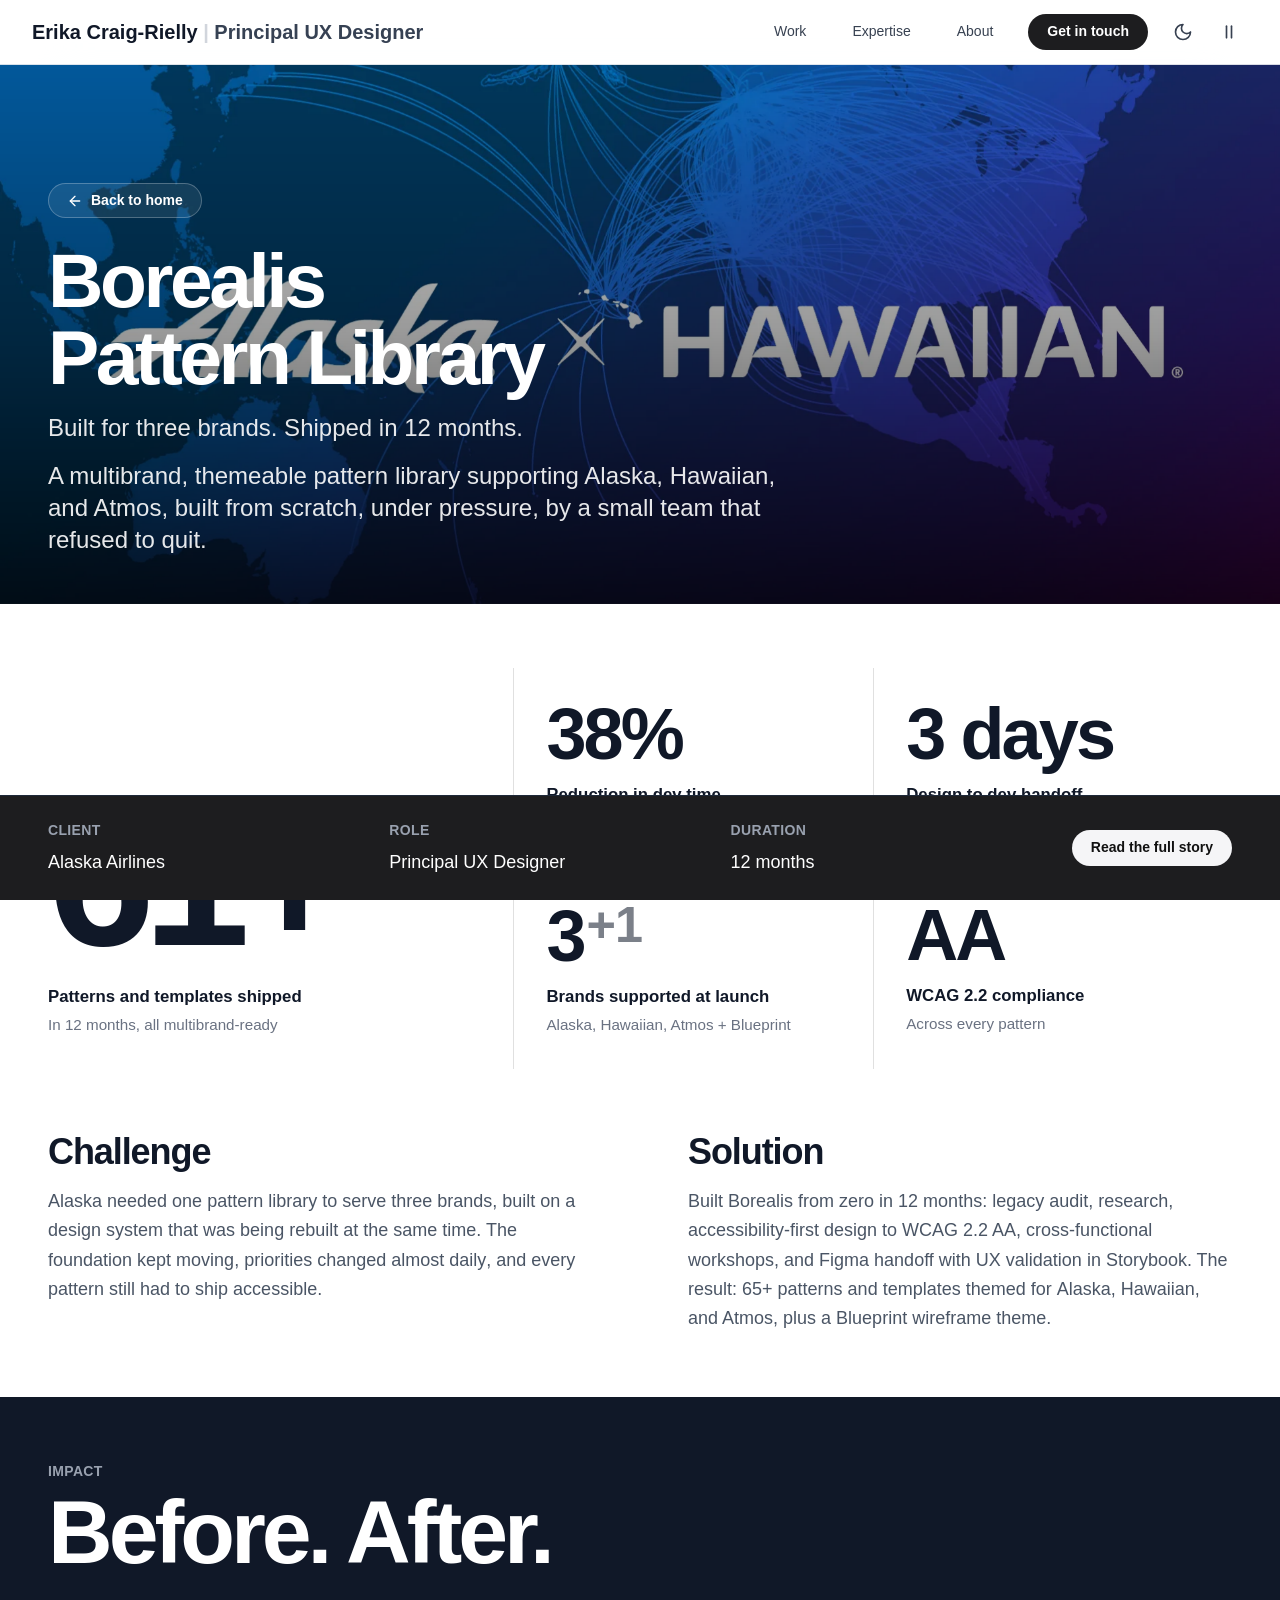
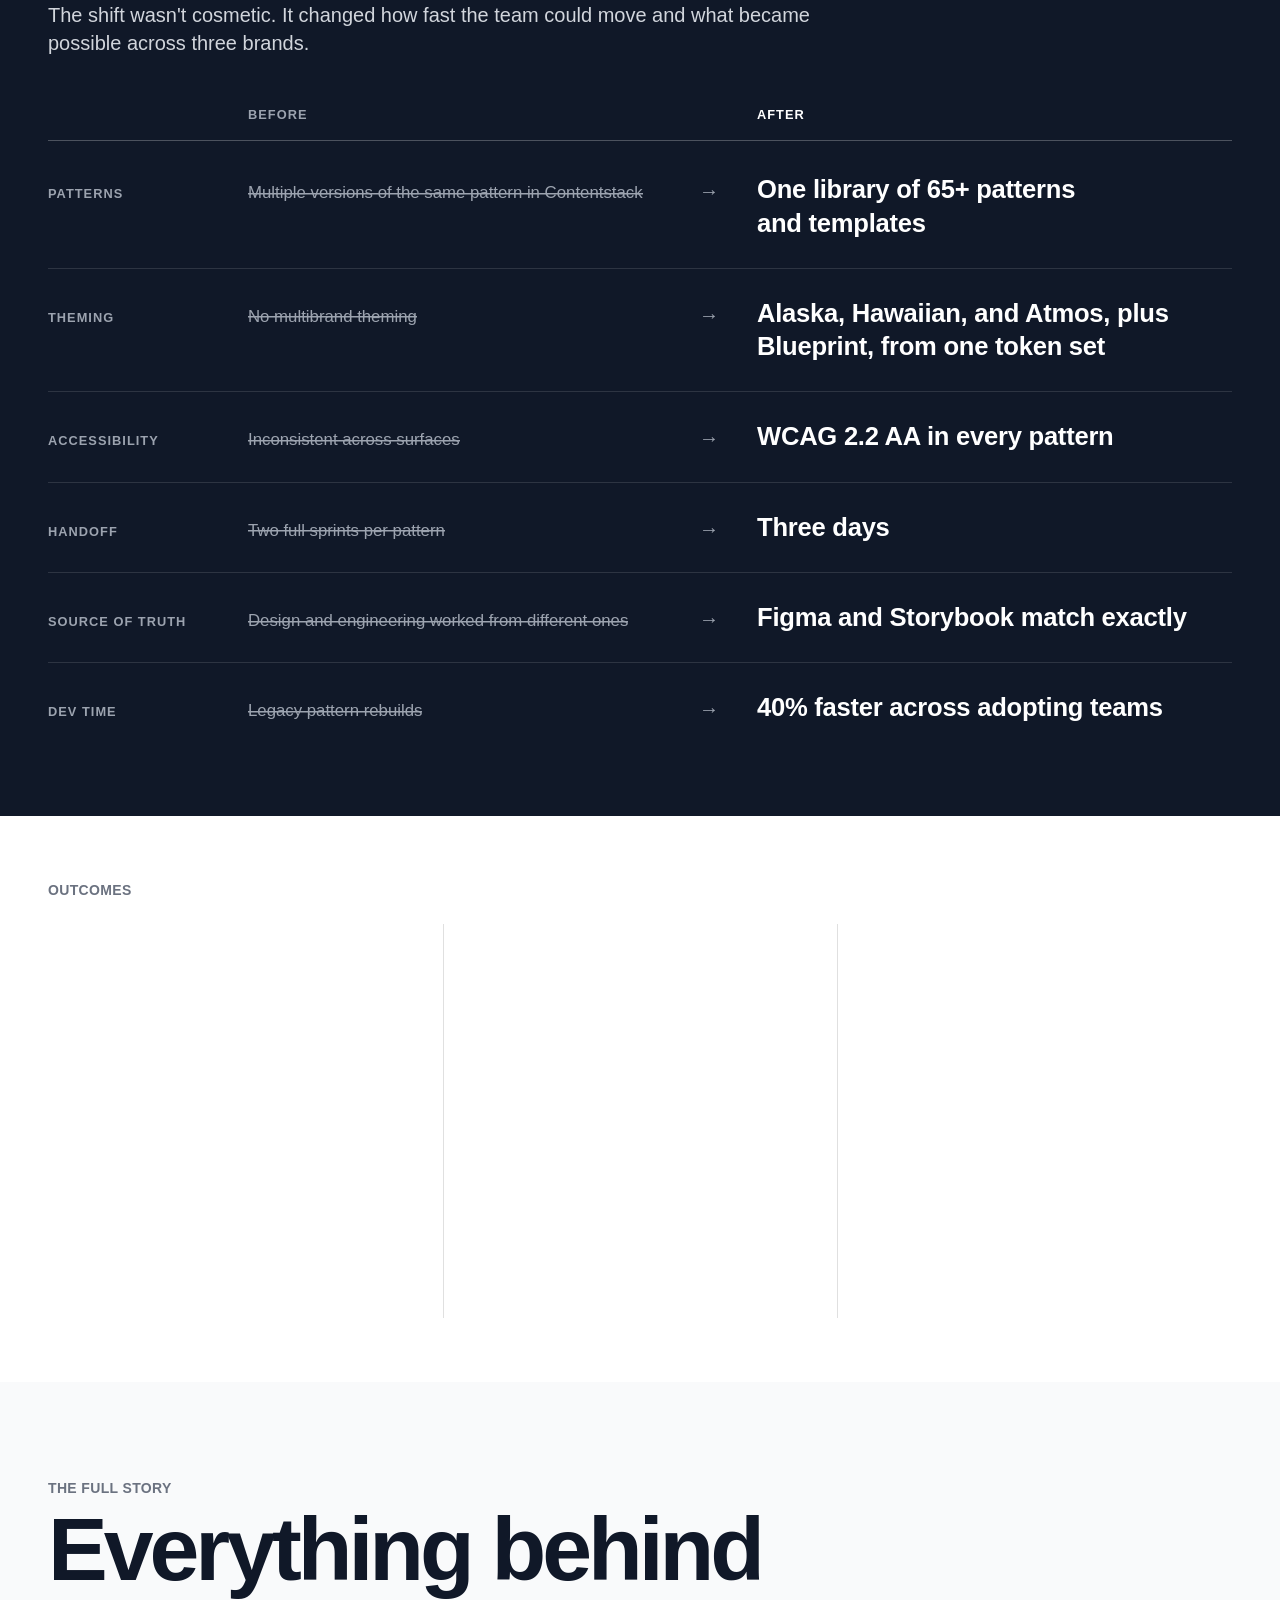
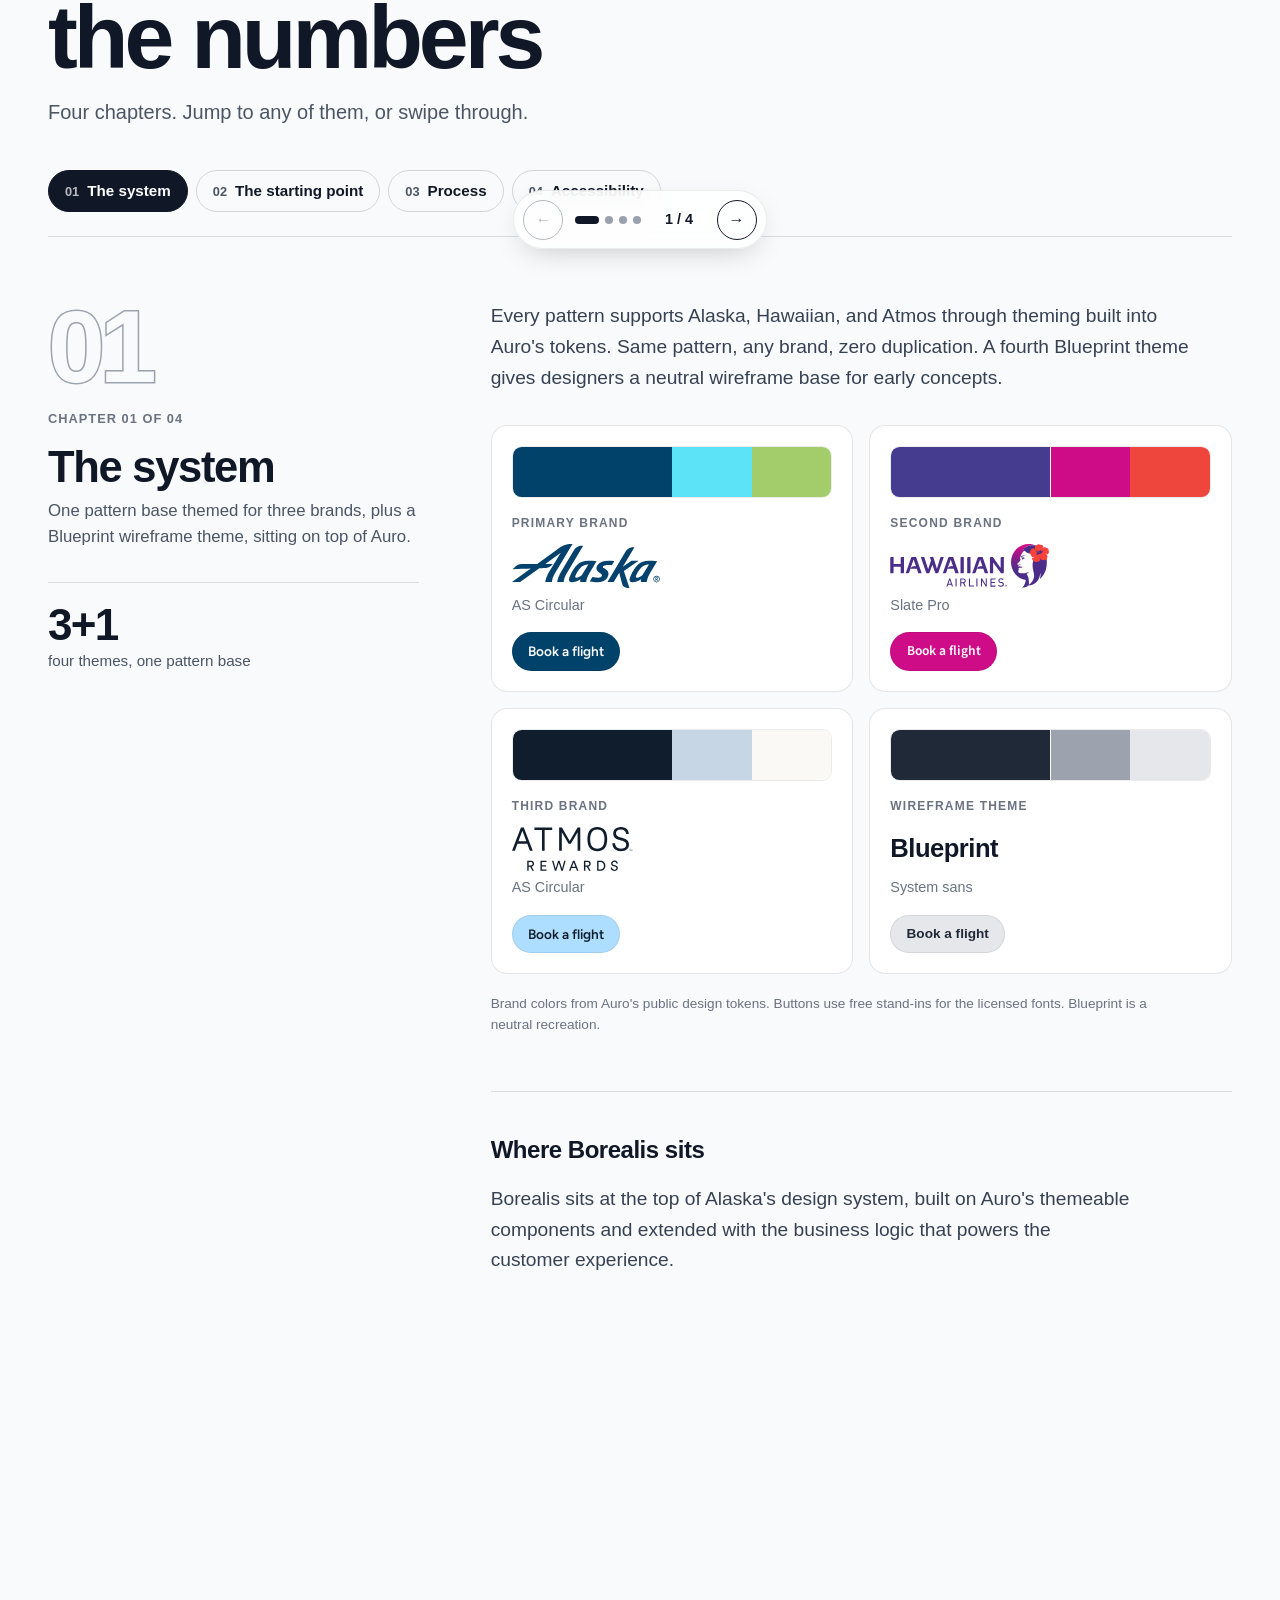
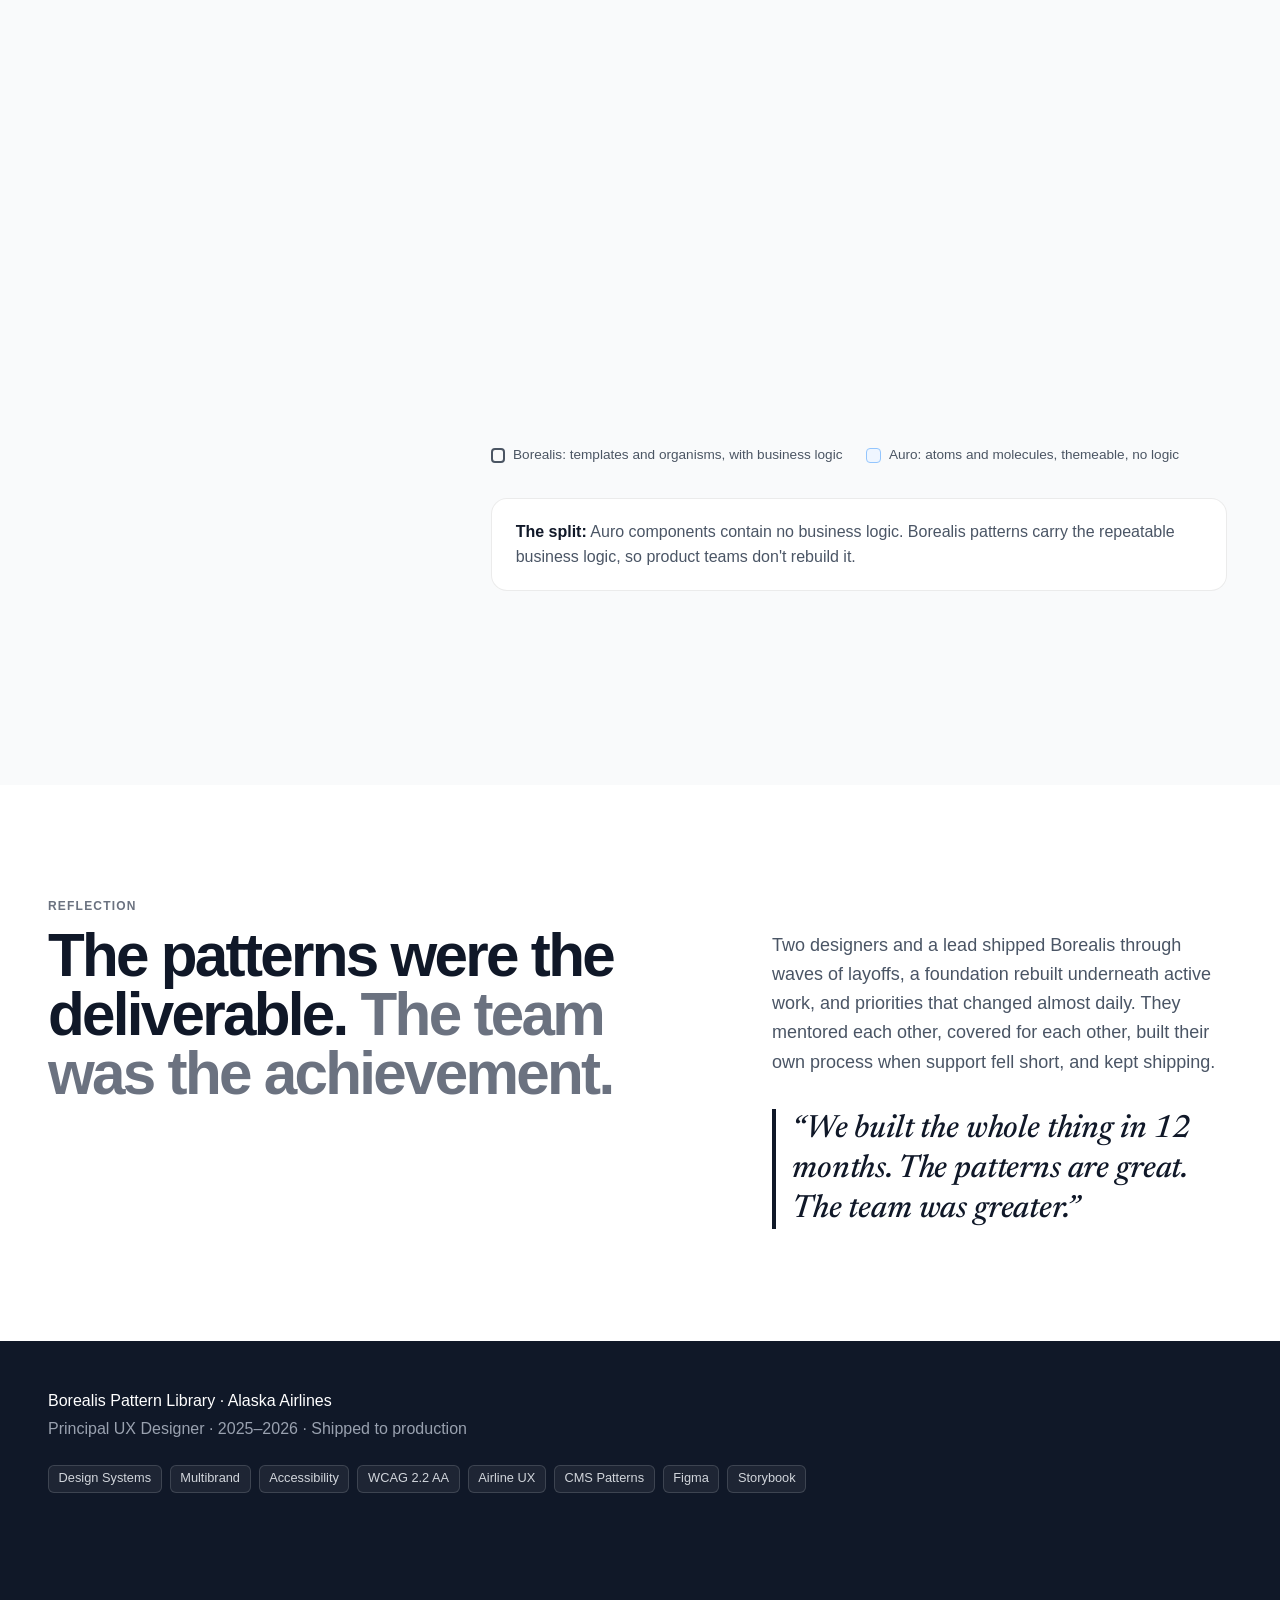
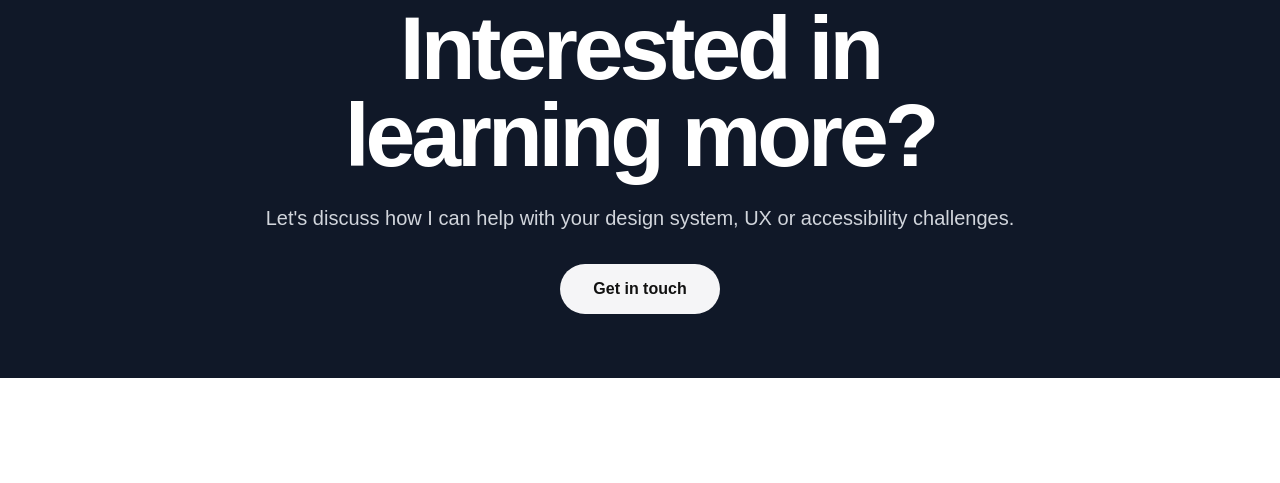
<file: borealis.html>
<!doctype html><html lang="en"><head><meta charset="utf-8"><meta name="viewport" content="width=device-width, initial-scale=1, viewport-fit=cover"><title>Borealis pattern library | Erika Craig-Rielly</title>
<meta name="description" content="How I built Borealis, Alaska Airlines&#x27; multibrand pattern library for Alaska, Hawaiian, and Atmos. Built from scratch, shipped in 12 months.">
<link rel="canonical" href="https://molecularleveldesigns.com/borealis.html">
<meta property="og:site_name" content="Erika Craig-Rielly">
<meta property="og:type" content="article">
<meta property="og:url" content="https://molecularleveldesigns.com/borealis.html">
<meta property="og:title" content="Borealis pattern library | Erika Craig-Rielly">
<meta property="og:description" content="How I built Borealis, Alaska Airlines&#x27; multibrand pattern library for Alaska, Hawaiian, and Atmos. Built from scratch, shipped in 12 months.">
<meta property="og:image" content="https://molecularleveldesigns.com/og-borealis.jpg">
<meta property="og:image:width" content="1200">
<meta property="og:image:height" content="630">
<meta property="og:image:alt" content="Borealis pattern library | Erika Craig-Rielly">
<meta name="twitter:card" content="summary_large_image">
<meta name="twitter:title" content="Borealis pattern library | Erika Craig-Rielly">
<meta name="twitter:description" content="How I built Borealis, Alaska Airlines&#x27; multibrand pattern library for Alaska, Hawaiian, and Atmos. Built from scratch, shipped in 12 months.">
<meta name="twitter:image" content="https://molecularleveldesigns.com/og-borealis.jpg">
<meta name="theme-color" content="#ffffff" media="(prefers-color-scheme: light)">
<meta name="theme-color" content="#0a0f1a" media="(prefers-color-scheme: dark)">
<link rel="icon" href="favicon.svg" type="image/svg+xml">
<link rel="icon" href="favicon-32.png" sizes="32x32" type="image/png">
<link rel="alternate icon" href="favicon.ico" sizes="any">
<link rel="apple-touch-icon" href="apple-touch-icon.png">

<link rel="stylesheet" href="site.css">
<script>
/* Pick light/dark before first paint. The viewer's data-theme wins; otherwise follow the OS. */
(function(){var r=document.documentElement,t=r.getAttribute('data-theme'),m=matchMedia('(prefers-color-scheme: dark)').matches;
if(t==='dark'||(t!=='light'&&m))r.classList.add('dark');})();
</script>
<style>
/* Motion layer on top of the existing site styles. Colors come from the site's own Tailwind tokens. */
:root{--ease-out:cubic-bezier(.16,1,.3,1);--ease-io:cubic-bezier(.65,0,.35,1);--page:#fff;--ink:#101828;color-scheme:light}
:root.dark{--page:#000;--ink:#fff;color-scheme:dark}
html{scroll-padding-top:72px}
html.ready{scroll-behavior:smooth}
html,body{overflow-x:clip}
body{background:var(--page);color:var(--ink);font-family:-apple-system,BlinkMacSystemFont,"Segoe UI",Roboto,"Helvetica Neue",Arial,sans-serif;-webkit-font-smoothing:antialiased}
#topnav{padding-top:env(safe-area-inset-top,0px)}
.dark .i-moon,html:not(.dark) .i-sun{display:none}
.paused .i-pause,html:not(.paused) .i-play{display:none}

/* small utility gaps not in the compiled stylesheet */
@media (min-width:48rem){.md\:inline-block{display:inline-block}}
.mb-4{margin-bottom:1rem}.object-left{object-position:left}.select-all{user-select:all}

/* scroll progress */
.progress{position:fixed;inset:0 0 auto;height:2px;z-index:60;background:var(--ink);transform-origin:0 50%;transform:scaleX(var(--p,0));opacity:.85;pointer-events:none}
#topnav{transition:box-shadow .4s var(--ease-out),background-color .3s}
#topnav.scrolled{box-shadow:0 8px 30px -12px rgb(0 0 0 / .18)}

/* hero entrance */
@keyframes rise{from{opacity:0;transform:translateY(28px);filter:blur(8px)}to{opacity:1;transform:none;filter:none}}
.enter{animation:rise 1s var(--ease-out) both;animation-delay:calc(var(--d,0) * 110ms + 80ms)}

/* rotating headline */
.rotator .words{display:inline-grid;justify-items:center}
/* every phrase on one line, so the block height never changes */
.rotator{font-size:1em;line-height:1.15;white-space:nowrap;margin-top:.12em;letter-spacing:-.01em}
@media (max-width:480px){#hero-heading{font-size:2.125rem}}
@media (min-width:768px){#hero-heading{font-size:5rem}}
.rotator .word{grid-area:1/1;display:inline-block;opacity:0;transform:translateY(.45em);filter:blur(10px);transition:opacity .7s var(--ease-out),transform .8s var(--ease-out),filter .7s var(--ease-out)}
.rotator .word.is-on{opacity:1;transform:none;filter:none}
.rotator .word.is-out{opacity:0;transform:translateY(-.45em);filter:blur(10px)}

/* hero background drift + parallax */
.hero-bg{transform:scale(1.12) scaleY(var(--flip,1));animation:drift 38s var(--ease-io) infinite alternate;will-change:transform}
.hero-bg.flip{--flip:-1}
@keyframes drift{from{transform:translate3d(-1.5%,0,0) scale(1.12) scaleY(var(--flip,1))}to{transform:translate3d(1.5%,-2%,0) scale(1.2) scaleY(var(--flip,1))}}

/* ===== "What I'm up to": bento grid (featured tile + five) ===== */
.now-head{display:flex;flex-wrap:wrap;align-items:flex-end;justify-content:space-between;gap:.75rem 2rem;margin-bottom:2.5rem}
.now-sub{display:inline-flex;align-items:center;gap:.6rem;font-size:.95rem;font-weight:500;color:#4b5563}
.dark .now-sub{color:#9ca3af}
.now-live{width:.55rem;height:.55rem;border-radius:50%;background:#16a34a;box-shadow:0 0 0 0 rgb(22 163 74 / .5);animation:livePulse 2.4s ease-out infinite}
@keyframes livePulse{0%{box-shadow:0 0 0 0 rgb(22 163 74 / .45)}70%,100%{box-shadow:0 0 0 .5rem rgb(22 163 74 / 0)}}
.now-grid{display:grid;gap:1rem;grid-template-columns:1fr}
.now-tile{position:relative;display:flex;flex-direction:column;gap:.75rem;padding:1.5rem;border-radius:1rem;background:#f9fafb;border:1px solid #e5e7eb;transition:border-color .2s ease,background-color .2s ease}
.now-tile:hover{border-color:#9ca3af}
.dark .now-tile{background:rgb(255 255 255 / .04);border-color:rgb(255 255 255 / .1)}
.dark .now-tile:hover{border-color:rgb(255 255 255 / .35)}
.now-tile .tag{align-self:flex-start}
.now-tile h3{font-size:1.25rem;line-height:1.25;font-weight:600;color:#111827;letter-spacing:-.01em}
.dark .now-tile h3{color:#fff}
.now-tile p{color:#4b5563;line-height:1.6;font-size:.975rem}
.dark .now-tile p{color:#d1d5db}
.now-tile a,.dark .now-tile a{color:inherit!important;text-decoration:underline;text-underline-offset:3px;text-decoration-thickness:1px;text-decoration-color:currentColor;transition:text-decoration-thickness .15s}
.now-tile a:hover{text-decoration-thickness:2px}
.now-feat{background:#1d1d1f;border-color:#1d1d1f;padding:2rem;justify-content:flex-end;min-height:20rem}
.now-feat:hover{border-color:#6b7280}
.dark .now-feat{background:#f5f5f7;border-color:#f5f5f7}
.dark .now-feat:hover{border-color:#fff}
.now-feat h3{font-size:clamp(1.75rem,3.2vw,2.75rem);line-height:1.08;letter-spacing:-.025em;color:#fff;max-width:14ch}
.now-feat p{color:#d1d5db;font-size:1.05rem;max-width:46ch}
.dark .now-feat h3{color:#111}
.dark .now-feat p{color:#374151}
.dark .now-feat .tag{background:#fff;border-color:#d1d5db;color:#374151}
.now-feat::before{content:"";position:absolute;inset:0;border-radius:inherit;pointer-events:none;opacity:.5;
  background-image:radial-gradient(rgb(255 255 255 / .22) 1px,transparent 1.2px);background-size:22px 22px;
  -webkit-mask-image:linear-gradient(200deg,#000 0%,transparent 55%);mask-image:linear-gradient(200deg,#000 0%,transparent 55%)}
.dark .now-feat::before{background-image:radial-gradient(rgb(0 0 0 / .18) 1px,transparent 1.2px)}
.now-feat>*{position:relative}
@media (min-width:768px){
  .now-grid{grid-template-columns:repeat(6,1fr)}
  .now-tile{grid-column:span 3}
}
@media (min-width:1024px){
  .now-grid{grid-template-columns:repeat(12,1fr);grid-auto-rows:auto}
  .now-feat{grid-column:1 / span 7;grid-row:1 / span 2}
  .now-tile:nth-child(2),.now-tile:nth-child(3){grid-column:8 / span 5}
  .now-tile:nth-child(n+4){grid-column:span 4}
}
@supports (animation-timeline: view()){
  .now-tile{animation:reveal linear both;animation-timeline:view(block 0% calc(25% + var(--foot, 0px)));animation-range:entry calc(var(--i) * 5%) cover calc(22% + var(--i) * 3%)}
}
@media (prefers-reduced-motion: reduce){.now-tile{animation:none!important}.now-live{animation:none}}
html.paused .now-live{animation:none}

/* ===== Expertise explorer: big skill list (left) + detail panel with linked case studies (right) ===== */
.xe{display:grid;gap:1rem}
.xe-tab{all:unset;box-sizing:border-box;display:flex;align-items:baseline;gap:1rem;width:100%;cursor:default}
.xe-n{font-size:.8rem;font-weight:600;letter-spacing:.08em;color:#6b7280;font-variant-numeric:tabular-nums}
.xe-name{font-size:1.5rem;font-weight:700;letter-spacing:-.02em;line-height:1.15;color:#101828}
.dark .xe-name{color:#fff}
.xe-panel{position:relative;overflow:hidden;padding:1.5rem;border-radius:1.25rem;background:#fff;border:1px solid #e5e7eb;margin-top:.75rem}
.dark .xe-panel{background:#111827;border-color:rgb(255 255 255 / .1)}
.xe-big{position:absolute;right:-.06em;top:-.22em;font-size:9rem;font-weight:800;line-height:1;letter-spacing:-.04em;color:transparent;-webkit-text-stroke:1.5px #e5e7eb;paint-order:stroke fill;pointer-events:none}
.dark .xe-big{-webkit-text-stroke-color:rgb(255 255 255 / .1)}
.xe-ic{position:relative;width:3rem;height:3rem;border-radius:.85rem;display:grid;place-items:center;background:#101828;color:#fff;margin-bottom:1.25rem}
.dark .xe-ic{background:#fff;color:#101828}
.xe-h{display:none}
.xe-p{position:relative;font-size:1.1rem;line-height:1.6;color:#374151;max-width:38ch}
.dark .xe-p{color:#d1d5db}
.xe-seen{position:relative;margin-top:1.5rem;padding-top:1.25rem;border-top:1px solid #e5e7eb}
.dark .xe-seen{border-top-color:rgb(255 255 255 / .1)}
.xe-lab{font-size:.75rem;font-weight:600;letter-spacing:.1em;text-transform:uppercase;color:#6b7280;margin-bottom:.75rem}
.xe-chips{display:flex;flex-wrap:wrap;gap:.5rem}
.xe-chips svg{width:.9rem;height:.9rem}
.xe-item{padding:1.5rem 0;border-top:1px solid rgb(0 0 0 / .1)}
.dark .xe-item{border-top-color:rgb(255 255 255 / .12)}
@media (max-width:63.99rem){
  .xe{gap:0}
  .xe-item{padding:1.1rem 0}
  .xe-item:last-child{border-bottom:1px solid rgb(0 0 0 / .1)}
  .dark .xe-item:last-child{border-bottom-color:rgb(255 255 255 / .12)}
  .xe-tab{cursor:pointer;align-items:center}
  .xe-tab::after{content:"";margin-left:auto;width:.6rem;height:.6rem;border-right:2px solid currentColor;border-bottom:2px solid currentColor;transform:rotate(45deg) translate(-2px,-2px);transition:transform .25s ease;color:#6b7280}
  .xe-item.is-on .xe-tab::after{transform:rotate(-135deg)}
  .xe-item:not(.is-on) .xe-panel{display:none}
  .xe-tab:focus-visible{outline:2px solid currentColor;outline-offset:4px;border-radius:4px}
}
@media (min-width:64rem){
  .xe{grid-template-columns:minmax(0,5fr) minmax(0,7fr);grid-auto-rows:auto;column-gap:4rem;row-gap:0;align-items:start}
  .xe-item{display:contents}
  .xe-tab{grid-column:1;position:relative;padding:1.1rem 0 1.1rem 1.25rem;border-top:1px solid rgb(0 0 0 / .1);cursor:pointer}
  .dark .xe-tab{border-top-color:rgb(255 255 255 / .12)}
  .xe-item:last-child .xe-tab{border-bottom:1px solid rgb(0 0 0 / .1)}
  .dark .xe-item:last-child .xe-tab{border-bottom-color:rgb(255 255 255 / .12)}
  .xe-tab::before{content:"";position:absolute;left:0;top:.9rem;bottom:.9rem;width:3px;border-radius:3px;background:#101828;transform:scaleY(0);transition:transform .35s cubic-bezier(.2,.8,.2,1)}
  .dark .xe-tab::before{background:#fff}
  .xe-name{font-size:clamp(1.6rem,2.6vw,2.4rem);color:#9ca3af;transition:color .2s ease}
  .dark .xe-name{color:#6b7280}
  .xe-tab:hover .xe-name{color:#4b5563}
  .dark .xe-tab:hover .xe-name{color:#d1d5db}
  .xe-item.is-on .xe-name{color:#101828}
  .dark .xe-item.is-on .xe-name{color:#fff}
  .xe-item.is-on .xe-tab::before{transform:scaleY(1)}
  .xe-tab:focus-visible{outline:2px solid currentColor;outline-offset:2px;border-radius:4px}
  .xe-panel{grid-column:2;grid-row:1 / span 6;margin-top:0;padding:2.5rem;min-height:100%;position:sticky;top:6rem;
    opacity:0;visibility:hidden;transform:translateY(10px);transition:opacity .35s ease,transform .45s cubic-bezier(.2,.8,.2,1),visibility 0s .45s}
  .xe-item.is-on .xe-panel{opacity:1;visibility:visible;transform:none;transition:opacity .35s ease .05s,transform .45s cubic-bezier(.2,.8,.2,1) .05s,visibility 0s}
  .xe-h{display:block;position:relative;font-size:1.75rem;font-weight:700;letter-spacing:-.02em;color:#101828;margin-bottom:.75rem}
  .dark .xe-h{color:#fff}
  .xe-p{font-size:1.25rem}
  .xe-big{font-size:14rem}
}
@media (prefers-reduced-motion: reduce){.xe-panel,.xe-tab::before{transition:none!important;transform:none!important}}

/* typography: no widows or orphans anywhere (even line breaks for body copy, balanced headings) */
p,li,dd,dt,blockquote,figcaption{text-wrap:pretty}
h1,h2,h3,h4,h5,h6{text-wrap:balance}

/* mobile menu (below 768px the nav links collapse behind a menu button) */
.nav-menu-btn .i-close,.nav-menu-btn[aria-expanded=true] .i-menu{display:none}
.nav-menu-btn[aria-expanded=true] .i-close{display:inline}
.mobile-menu{display:grid;gap:0;padding:.25rem 0 1.5rem}
.mobile-menu .mm-link{display:block;padding:.9rem 0;font-size:1.25rem;font-weight:600;letter-spacing:-.01em;color:#101828;border-bottom:1px solid rgb(0 0 0 / .08);text-decoration:none}
.dark .mobile-menu .mm-link{color:#fff;border-bottom-color:rgb(255 255 255 / .1)}
.mobile-menu .btn{justify-self:start;margin-top:1.25rem}
.mobile-menu .btn svg{width:.9rem;height:.9rem}
@media (min-width:48rem){.nav-menu-btn,.mobile-menu{display:none!important}}

/* ===== Accessibility pass ===== */
/* contrast: small gray labels reach 4.5:1 and large gray display text reaches 3:1, in both themes */
html:not(.dark) :is(#outcomes-section, .fs-head) .text-gray-400, html:not(.dark) span.text-gray-400{color:#6b7280}
html:not(.dark) .fs-tab:not([aria-selected="true"]) .fs-tab-n{color:#4b5563;opacity:1}
html:not(.dark) .ramp-before span{color:#6b7280}
html:not(.dark) .xe-name{color:#6b7280}
html:not(.dark) .ab-h span{color:#6b7280}
html.dark :is(.sh-kicker,.sh-cat,.wk-client,.wk-lab,.xe-lab,.xe-n,.ab-kicker,.ab-fact dt,.fs-kicker,.ch-label,.n-kind,.ramp-after small,cite,.now-sub){color:#9ca3af}
html.dark figcaption{color:#9ca3af}
/* touch targets: every pagination dot is at least 24px wide */
button.dot{min-width:24px}
/* chapter panels can take keyboard focus (so their content can be scrolled and read) */
.fs-track:focus-visible{outline:2px solid currentColor;outline-offset:4px;border-radius:8px}
/* swipe rows take keyboard focus only while they actually scroll (set in script) */
.swipe-focus:focus-visible{outline:2px solid currentColor;outline-offset:4px;border-radius:8px}
/* pagination dots: each button is a 24px target; the visible dot is drawn inside it */
.sap-pager,.sh-pager{gap:0!important}
button.sap-pip,button.sh-pip{width:24px!important;height:24px!important;min-width:24px;background:none!important;display:inline-flex;align-items:center;justify-content:center;padding:0}
button.sap-pip[aria-current=true],button.sh-pip[aria-current=true]{width:32px!important}
button.sap-pip::before,button.sh-pip::before{content:none!important}
button.sap-pip::after,button.sh-pip::after{content:"";display:block;width:.5rem;height:.5rem;border-radius:9999px;background:#9ca3af;transition:width .3s ease,background-color .3s ease}
button.sap-pip[aria-current=true]::after,button.sh-pip[aria-current=true]::after{width:1.5rem;background:#111827}
.dark button.sap-pip::after,.dark button.sh-pip::after{background:#4b5563}
.dark button.sap-pip[aria-current=true]::after,.dark button.sh-pip[aria-current=true]::after{background:#fff}
.ba-pager button.sap-pip::after{background:#4b5563}
.ba-pager button.sap-pip[aria-current=true]::after{background:#fff}

/* ===== Button system: 2 sizes (sm, lg) x primary / secondary / ghost (+ icon).
   Every button hovers the same way: a color shift only, no movement, no shadow change. ===== */
.btn{display:inline-flex;align-items:center;justify-content:center;gap:.5rem;border-radius:9999px;border:1px solid transparent;font-weight:600;line-height:1.25;white-space:nowrap;text-decoration:none;cursor:pointer;box-shadow:none;transform:none;transition:background-color .5s cubic-bezier(.22,1,.36,1),border-color .5s cubic-bezier(.22,1,.36,1),color .5s cubic-bezier(.22,1,.36,1)}
.btn.hidden{display:none}
@media (min-width:768px){.btn.md\:inline-flex{display:inline-flex}}
.btn-sm{padding:.5rem 1.125rem;font-size:.875rem}
.btn-lg{padding:.875rem 2rem;font-size:1rem}
.btn-icon{padding:.5rem;border-radius:9999px}
.btn:focus-visible{outline:2px solid #1d1d1f;outline-offset:3px}
.dark .btn:focus-visible,.btn.on-dark:focus-visible{outline-color:#fff}
.btn-primary{background:#1d1d1f;color:#fff}
.btn-primary:hover{background:#48484a}
.dark .btn-primary,.btn-primary.on-dark{background:#f5f5f7;color:#111}
.dark .btn-primary:hover,.btn-primary.on-dark:hover{background:#d1d5db}
.btn-secondary{background:#fff;border-color:#d1d5db;color:#111827}
.btn-secondary:hover{background:#e5e7eb;border-color:#9ca3af}
.dark .btn-secondary,.btn-secondary.on-dark{background:rgb(255 255 255 / .08);border-color:rgb(255 255 255 / .25);color:#fff}
.dark .btn-secondary:hover,.btn-secondary.on-dark:hover{background:#3a3a3c;border-color:rgb(255 255 255 / .45)}
.btn-ghost{background:transparent;color:#374151;font-weight:500}
.btn-ghost:hover{background:#e5e7eb;color:#111827}
.dark .btn-ghost{color:#d1d5db}
.dark .btn-ghost:hover{background:#3a3a3c;color:#fff}
/* round arrow buttons use the same hover as secondary */
.wk-arrows button:hover:not(:disabled),.fs-pager button.fs-prev:hover:not(:disabled),.fs-pager button.fs-next:hover:not(:disabled){background:#e5e7eb;color:#111827}
.dark .wk-arrows button:hover:not(:disabled),.dark .fs-pager button.fs-prev:hover:not(:disabled),.dark .fs-pager button.fs-next:hover:not(:disabled){background:#3a3a3c;color:#fff}

/* magnetic buttons */
.magnet{display:inline-flex;align-items:center;gap:.5rem;transform:translate(var(--mx,0),var(--my,0));transition:transform .35s var(--ease-out),box-shadow .3s,background-color .3s}

/* case study imagery: hover */
.cs-frame{transition:box-shadow .7s var(--ease-out)}
.group:hover .cs-frame{box-shadow:0 40px 80px -30px rgb(0 0 0 / .35)}
.cs-img{transition:transform 1.1s var(--ease-out)}
.group:hover .cs-img{transform:scale(1.05)}
.gap-logo{transition:transform 1.1s var(--ease-out)}
.group:hover .gap-logo{transform:translate(-50%,-50%) scale(.96)}
.cs-pill{transition:background-color .3s,transform .5s var(--ease-out)}
.group:hover .cs-pill{background:rgb(0 0 0 / .62);transform:translateY(-4px)}
.ic{transition:transform .5s var(--ease-out)}
.outcome:hover .ic,.exp-card:hover .ic{transform:rotate(-8deg) scale(1.08)}
.exp-card,.now-card{transition:transform .5s var(--ease-out),box-shadow .5s,border-color .3s}
.exp-card:hover,.now-card:hover{transform:translateY(-6px)}

/* filter transitions */
.case{transition:opacity .45s var(--ease-out),transform .45s var(--ease-out)}
.case.is-leaving{opacity:0;transform:translateY(16px)}
.case[hidden]{display:none}

/* now carousel: full-bleed like the original */
.now-track{margin-left:calc(50% - 50vw);width:100vw;padding-left:max(24px,calc(50vw - 50% + 0px));padding-right:max(24px,calc(50vw - 50%))}
@media (min-width:80rem){.now-track{padding-left:calc(50vw - 40rem + 2rem);padding-right:calc(50vw - 40rem + 2rem)}}

/* skater: idle glide */
.skater{transform-origin:45% 98%;animation:glide 5.5s var(--ease-io) infinite}
@keyframes glide{0%,100%{transform:rotate(-2.5deg) translateX(-6px)}50%{transform:rotate(2.5deg) translateX(10px)}}

/* scroll-driven reveals. Without support, everything simply stays visible. */
@supports (animation-timeline: view()){
  @keyframes reveal{from{opacity:0;transform:translateY(48px)}to{opacity:1;transform:none}}
  @keyframes unclip{from{clip-path:inset(7% 5% 7% 5% round 48px);transform:scale(.97)}to{clip-path:inset(0 0 0 0 round 24px);transform:none}}
  @keyframes parallax{from{transform:scale(1.14) translateY(-4%)}to{transform:scale(1.04) translateY(4%)}}
  @keyframes slideL{from{opacity:0;transform:translateX(56px)}to{opacity:1;transform:none}}
  @keyframes skateIn{from{opacity:0;translate:120px 0}to{opacity:1;translate:0 0}}
  @keyframes track{from{letter-spacing:.06em;opacity:.2}to{letter-spacing:-.025em;opacity:1}}

  .rv-head{animation:reveal linear both;animation-timeline:view(block 0% calc(25% + var(--foot, 0px)));animation-range:entry 5% cover 28%}
  .big-head{animation-name:track}
  .cs-frame{animation:unclip linear both;animation-timeline:view(block 0% calc(25% + var(--foot, 0px)));animation-range:entry 0% cover 40%}
  .cs-parallax{animation:parallax linear both;animation-timeline:view(block 0% calc(25% + var(--foot, 0px)));animation-range:cover 0% cover 100%}
  .cs-copy{animation:reveal linear both;animation-timeline:view(block 0% calc(25% + var(--foot, 0px)));animation-range:entry 0% cover 25%}
  .outcome{animation:slideL linear both;animation-timeline:view(block 0% calc(25% + var(--foot, 0px)));animation-range:entry calc(var(--i) * 12%) cover calc(18% + var(--i) * 5%)}
  #now{view-timeline-name:--now;view-timeline-inset:0% calc(25% + var(--foot, 0px))}
  .now-card{animation:slideL linear both;animation-timeline:--now;animation-range:entry calc(5% + var(--i) * 6%) cover calc(30% + var(--i) * 4%)}
  .exp-card{animation:reveal linear both;animation-timeline:view(block 0% calc(25% + var(--foot, 0px)));animation-range:entry calc(var(--i) * 6%) cover calc(22% + var(--i) * 3%)}
  .skater-wrap{animation:skateIn linear both;animation-timeline:view(block 0% calc(25% + var(--foot, 0px)));animation-range:entry 0% cover 35%}

  /* case study page */
  @keyframes fillX{from{transform:scaleX(0)}to{transform:scaleX(1)}}
  @keyframes growY{from{transform:scaleY(0)}to{transform:scaleY(1)}}
  @keyframes pop{from{opacity:0;transform:scale(.6)}to{opacity:1;transform:none}}
  @keyframes slideR{from{opacity:0;transform:translateX(-56px)}to{opacity:1;transform:none}}
  @keyframes heroOut{to{transform:scale(1.08) translateY(6%);filter:brightness(.8)}}
  .rv{animation:reveal linear both;animation-timeline:view(block 0% calc(25% + var(--foot, 0px)));animation-range:entry calc(var(--i,0) * 6%) cover calc(24% + var(--i,0) * 3%)}
  .quote{position:relative}
  .quote::before{content:"";position:absolute;left:0;top:0;bottom:0;width:4px;background:currentColor;transform-origin:50% 0;animation:growY linear both;animation-timeline:view(block 0% calc(25% + var(--foot, 0px)));animation-range:entry 10% cover 35%}
  .chip{animation:pop linear both;animation-timeline:view(block 0% calc(25% + var(--foot, 0px)));animation-range:entry calc(var(--i,0) * 4%) cover calc(20% + var(--i,0) * 3%)}
  .from-left{animation:slideR linear both;animation-timeline:view(block 0% calc(25% + var(--foot, 0px)));animation-range:entry 0% cover 30%}
  .from-right{animation:slideL linear both;animation-timeline:view(block 0% calc(25% + var(--foot, 0px)));animation-range:entry 0% cover 30%}
  .steps{view-timeline-name:--steps;view-timeline-inset:0% calc(25% + var(--foot, 0px));position:relative}
  .steps-line{position:absolute;left:-14px;top:24px;bottom:24px;width:2px;background:currentColor;opacity:.5;transform-origin:50% 0;animation:growY linear both;animation-timeline:--steps;animation-range:contain 0% contain 100%}
  .cs-hero-img{animation:heroOut linear both;animation-timeline:scroll(root);animation-range:0 70vh}
}
@media (max-width:63.99rem){.steps-line{display:none}}
.cs-hero-img{transform-origin:50% 30%}
@media (min-width:48rem){body.cs-page{--foot:110px}}
.bar-fill{transform-origin:0 50%;transition:transform 1.3s var(--ease-out) .1s}
.bar-fill.pre{transform:scaleX(0);transition:none}
@keyframes kenburns{from{scale:1.12}to{scale:1}}
.cs-hero-wrap{animation:kenburns 2.4s var(--ease-out) both}
.step{transition:background-color .4s,transform .5s var(--ease-out)}
.step:hover{transform:translateX(6px)}
.step .num{transition:color .4s}
.step:hover .num{color:currentColor}
.brand-card{transition:transform .5s var(--ease-out),box-shadow .5s}
.brand-card:hover{transform:translateY(-4px);box-shadow:0 20px 40px -24px rgb(0 0 0 / .3);position:relative;z-index:1}


/* overview: sticky intro + constraint list that highlights the one in focus */
.ov-grid{display:grid;gap:3rem}
@media (min-width:64rem){.ov-grid{grid-template-columns:minmax(0,2fr) minmax(0,1fr);gap:5rem;align-items:start}.ov-intro{position:sticky;top:7rem}.ov-intro h2{font-size:clamp(3.5rem,5.6vw,5.5rem);line-height:1.02;letter-spacing:-.03em}}
.ov-count{margin-top:2.5rem;font-variant-numeric:tabular-nums;font-weight:700;font-size:1rem;letter-spacing:.04em;display:none}
@media (min-width:64rem){.ov-count{display:block}}
.ov-now{display:inline-block;font-size:3rem;line-height:1;transition:transform .5s var(--ease-out)}
.ov-of{color:rgb(107 114 128)}
.ov-list{list-style:none;margin:0;padding:0}
.ov-item{position:relative;display:grid;grid-template-columns:1fr;gap:.75rem;padding:2rem 0 2rem 1.25rem;border-top:1px solid rgb(0 0 0 / .1)}
.dark .ov-item{border-top-color:rgb(255 255 255 / .12)}
.ov-item:first-child{border-top:0;padding-top:0}
.ov-item:first-child::before{top:0}
.ov-item:last-child{padding-bottom:0}
.ov-item:last-child::before{bottom:0}
.ov-item::before{content:"";position:absolute;left:0;top:2rem;bottom:2rem;width:3px;border-radius:3px;background:currentColor;transform:scaleY(0);transform-origin:50% 0;transition:transform .6s var(--ease-out)}
.ov-num{font-size:2.25rem;line-height:1;font-weight:700;font-variant-numeric:tabular-nums;color:transparent;-webkit-text-stroke:1.5px rgb(156 163 175);transition:color .5s var(--ease-out),-webkit-text-stroke-color .5s}
.ov-body{transition:transform .6s var(--ease-out)}
.ov-item.is-active::before,.ov-static .ov-item::before{transform:scaleY(1)}
.ov-item.is-active .ov-num,.ov-static .ov-num{color:currentColor;-webkit-text-stroke-color:currentColor}
.ov-item.is-active .ov-body{transform:translateX(6px)}
.ov-item h3{font-size:1.25rem;line-height:1.3;margin-bottom:.5rem}
.ov-item p{font-size:1rem;line-height:1.6}


/* case study key numbers: one hero figure + four supporting figures, hairline dividers */
.sx{display:grid;grid-template-columns:repeat(2,minmax(0,1fr));margin-bottom:4rem;border-top:1px solid rgb(0 0 0 / .12)}
.dark .sx{border-top-color:rgb(255 255 255 / .14)}
.sx-cell{padding:1.75rem 1.25rem 1.75rem 0;border-bottom:1px solid rgb(0 0 0 / .12);display:flex;flex-direction:column;gap:.35rem;min-width:0}
.dark .sx-cell{border-bottom-color:rgb(255 255 255 / .14)}
.sx-cell.hero{grid-column:1 / -1}
@media (max-width:63.99rem){.sx{border-top:0}.sx-cell.hero{padding-top:0}.sx-cell:nth-child(4),.sx-cell:nth-child(5){border-bottom:0;padding-bottom:0}}
.sx-num{font-weight:700;letter-spacing:-.04em;line-height:.95;font-variant-numeric:tabular-nums;font-size:clamp(2.75rem,6vw,4.5rem);white-space:nowrap}
.sx-cell.hero .sx-num{font-size:clamp(6rem,16vw,12rem);letter-spacing:-.06em}
.sx-plus{font-size:.7em;letter-spacing:-.02em;margin-left:.06em;vertical-align:.38em;opacity:.55}
.sx-lab{font-weight:600;font-size:1.05rem;margin-top:.5rem}
.sx-sub{font-size:.95rem}
@media (min-width:64rem){
  .sx{grid-template-columns:minmax(0,1.3fr) repeat(2,minmax(0,1fr));border-top:0}
  .sx-cell{padding:2rem 2rem}
  .sx-cell.hero{grid-column:1;grid-row:1 / span 2;padding-left:0;justify-content:flex-end;border-bottom:0;border-right:1px solid rgb(0 0 0 / .12)}
  .dark .sx-cell.hero{border-right-color:rgb(255 255 255 / .14)}
  .sx-cell:nth-child(2),.sx-cell:nth-child(3){border-bottom:1px solid rgb(0 0 0 / .12)}
  .sx-cell:nth-child(4),.sx-cell:nth-child(5){border-bottom:0}
  .sx-cell:nth-child(3),.sx-cell:nth-child(5){border-left:1px solid rgb(0 0 0 / .12)}
  .dark .sx-cell:nth-child(3),.dark .sx-cell:nth-child(5){border-left-color:rgb(255 255 255 / .14)}
}


/* challenge / solution: two columns on desktop, swipeable cards with dots on phones */
.cs-swipe{display:grid;gap:3rem;position:relative}
@media (min-width:48rem){.cs-swipe{grid-template-columns:repeat(2,minmax(0,1fr))}.cs-dots{display:none}}
@media (max-width:47.99rem){
  .cs-swipe{display:flex;gap:1rem;overflow-x:auto;scroll-snap-type:x mandatory;margin-inline:-1.5rem;padding-inline:1.5rem;scroll-padding-inline:1.5rem;scrollbar-width:none;padding-block:.25rem}
  .cs-swipe::-webkit-scrollbar{display:none}
  .cs-swipe>div{flex:0 0 85%;scroll-snap-align:center;padding:1.5rem;border-radius:1rem;background:#f9fafb;border:1px solid #e5e7eb}
  .dark .cs-swipe>div{background:#1f2937;border-color:#374151}
}


/* full story: native disclosure sections, so the skim path stays short */
:root{interpolate-size:allow-keywords}
.fs-head{display:flex;flex-wrap:wrap;align-items:flex-end;justify-content:space-between;gap:1.5rem;margin-bottom:2.5rem}
.fs-toggle{font-weight:600;font-size:.95rem;padding:.6rem 1.1rem;border-radius:999px;border:1px solid currentColor;background:transparent;cursor:pointer;transition:background-color .3s,color .3s}
.fs-toggle:hover{background:rgb(0 0 0 / .06)}
.dark .fs-toggle:hover{background:rgb(255 255 255 / .1)}
.fs{border-top:1px solid rgb(0 0 0 / .12)}
.fs:last-child{border-bottom:1px solid rgb(0 0 0 / .12)}
.dark .fs,.dark .fs:last-child{border-color:rgb(255 255 255 / .14)}
.fs-sum{list-style:none;display:grid;grid-template-columns:minmax(0,1fr) auto;align-items:center;gap:1.5rem;padding:1.75rem 0;cursor:pointer;border-radius:.5rem}
.fs-sum::-webkit-details-marker{display:none}
.fs-text{display:flex;flex-direction:column;gap:.35rem;transition:transform .5s var(--ease-out)}
.fs-sum:hover .fs-text{transform:translateX(6px)}
.fs-title{font-size:clamp(1.5rem,3vw,2.25rem);font-weight:700;letter-spacing:-.02em;line-height:1.15}
.fs-line{font-size:1.05rem}
.fs-icon{position:relative;width:2.75rem;height:2.75rem;border-radius:50%;border:1px solid currentColor;flex:none;transition:transform .5s var(--ease-out),background-color .3s,color .3s}
.fs-icon::before,.fs-icon::after{content:"";position:absolute;left:50%;top:50%;width:14px;height:2px;margin:-1px 0 0 -7px;background:currentColor;border-radius:2px}
.fs-icon::after{transform:rotate(90deg)}
.fs[open] .fs-icon{transform:rotate(135deg)}
.fs-sum:hover .fs-icon{background:currentColor}
.fs-sum:hover .fs-icon::before,.fs-sum:hover .fs-icon::after{background:#fff}
.dark .fs-sum:hover .fs-icon::before,.dark .fs-sum:hover .fs-icon::after{background:#000}
.fs::details-content{block-size:0;overflow-y:clip;transition:block-size .6s var(--ease-out),content-visibility .6s allow-discrete}
.fs[open]::details-content{block-size:auto}
.fs-body{padding:.5rem 0 3rem}
.fs[open] .fs-body{animation:rise .7s var(--ease-out) both}
.fs-dark{border-radius:1.5rem;padding:2rem}
@media (min-width:48rem){.fs-dark{padding:3rem}}

/* process phases: horizontal cards with dots and arrows */
.proc{display:flex;gap:1rem;overflow-x:auto;scroll-snap-type:x mandatory;scrollbar-width:none;position:relative;padding-block:.25rem;outline-offset:4px}
.proc::-webkit-scrollbar{display:none}
.proc-card{flex:0 0 min(85%,380px);scroll-snap-align:start;display:flex;flex-direction:column;padding:1.75rem;border-radius:1rem;transition:transform .5s var(--ease-out),box-shadow .5s}
.proc-card:hover{transform:translateY(-4px);box-shadow:0 20px 40px -24px rgb(0 0 0 / .3)}
.proc-num{font-weight:700;font-size:2.25rem;line-height:1;margin-bottom:1rem;color:transparent;-webkit-text-stroke:1.5px rgb(156 163 175);font-variant-numeric:tabular-nums}
.proc-nav{display:flex;align-items:center;justify-content:space-between;margin-top:.75rem}
.proc-arrows{display:flex;gap:.5rem}
.proc-arrows button{width:2.75rem;height:2.75rem;border-radius:50%;border:1px solid currentColor;background:transparent;color:inherit;font-size:1.1rem;cursor:pointer;transition:background-color .3s,color .3s,opacity .3s}
.proc-arrows button:hover:not(:disabled){background:currentColor}
.proc-arrows button:disabled{opacity:.3;cursor:default}
@media (max-width:47.99rem){.proc-arrows{display:none}}


/* full story as slides: labeled chapter tabs, swipeable track, pager below */
.fs-slider{position:relative}
.fs-tabs{display:flex;gap:.5rem;overflow-x:auto;scrollbar-width:none;padding:.25rem 0 1.5rem;margin-bottom:1rem;border-bottom:1px solid rgb(0 0 0 / .12)}
.dark .fs-tabs{border-bottom-color:rgb(255 255 255 / .14)}
@media (max-width:63.99rem){.fs-tabs{margin-inline:-1.5rem;padding-inline:1.5rem;scroll-padding-inline:1.5rem;border-bottom:0;background:linear-gradient(rgb(0 0 0 / .12),rgb(0 0 0 / .12)) 1.5rem 100% / calc(100% - 3rem) 1px no-repeat}.dark .fs-tabs{background-image:linear-gradient(rgb(255 255 255 / .14),rgb(255 255 255 / .14))}}
.fs-tabs::-webkit-scrollbar{display:none}
.fs-tab{flex:none;display:inline-flex;align-items:center;gap:.5rem;padding:.55rem 1rem;border-radius:999px;font-weight:600;font-size:.95rem;border:1px solid rgb(0 0 0 / .15);background:transparent;color:inherit;cursor:pointer;white-space:nowrap;transition:background-color .3s,color .3s,border-color .3s}
.dark .fs-tab{border-color:rgb(255 255 255 / .2)}
.fs-tab:hover{border-color:currentColor}
.fs-tab-n{font-variant-numeric:tabular-nums;opacity:.5;font-size:.8rem}
.fs-tab[aria-selected="true"]{background:#101828;color:#fff;border-color:#101828}
.dark .fs-tab[aria-selected="true"]{background:#fff;color:#101828;border-color:#fff}
.fs-tab[aria-selected="true"] .fs-tab-n{opacity:.7}
.fs-track{display:flex;align-items:flex-start;column-gap:4rem;overflow-x:auto;overflow-y:hidden;scroll-snap-type:x mandatory;scrollbar-width:none;transition:height .5s var(--ease-out);overscroll-behavior-x:contain}
.fs-track::-webkit-scrollbar{display:none}
.fs-slide{flex:0 0 100%;min-width:0;scroll-snap-align:start;scroll-snap-stop:always;padding:2rem 0 1rem}
.fs-kicker{font-size:.8rem;font-weight:600;letter-spacing:.08em;text-transform:uppercase;color:rgb(107 114 128);margin-bottom:.5rem}
.fs-slide-title{font-size:clamp(2rem,4.5vw,3.5rem);font-weight:700;letter-spacing:-.03em;line-height:1.05;margin-bottom:.75rem}
.fs-slide-line{font-size:1.15rem;max-width:48rem;margin-bottom:2.5rem}
.fs-slide.is-active .fs-slide-in{animation:rise .7s var(--ease-out) both}
.fs-slide .rv,.fs-slide .chip,.fs-slide .from-left,.fs-slide .from-right,.fs-slide .quote::before{animation:none!important}
.fs-slide .ov-intro{position:static}
.fs-slide .ov-count{display:none}
.fs-slide .ov-intro h2{display:none}
.fs-slide .ov-grid{grid-template-columns:1fr}
.fs-slide .ov-list{display:grid;gap:0 3rem}
@media (min-width:64rem){.fs-slide .ov-list{grid-template-columns:1fr 1fr}.fs-slide .ov-item:first-child,.fs-slide .ov-item:nth-child(2){border-top:0;padding-top:0}.fs-slide .ov-item:last-child{padding-bottom:2rem}}
.fs-pager{position:sticky;bottom:calc(var(--foot,0px) + 1rem);z-index:5;display:flex;align-items:center;justify-content:center;gap:.75rem;margin:1.5rem auto 0;width:fit-content;padding:.4rem .6rem;border-radius:999px;background:rgb(255 255 255 / .85);backdrop-filter:blur(12px);-webkit-backdrop-filter:blur(12px);box-shadow:0 10px 30px -12px rgb(0 0 0 / .25);border:1px solid rgb(0 0 0 / .08)}
.dark .fs-pager{background:rgb(17 24 39 / .85);border-color:rgb(255 255 255 / .12)}
.fs-pager button.fs-prev,.fs-pager button.fs-next{width:2.5rem;height:2.5rem;border-radius:50%;border:1px solid currentColor;background:transparent;color:inherit;cursor:pointer;font-size:1rem;transition:background-color .3s,opacity .3s}
.fs-pager button.fs-prev:hover:not(:disabled),.fs-pager button.fs-next:hover:not(:disabled){background:rgb(0 0 0 / .08)}
.dark .fs-pager button.fs-prev:hover:not(:disabled),.dark .fs-pager button.fs-next:hover:not(:disabled){background:rgb(255 255 255 / .12)}
.fs-pager button:disabled{opacity:.3;cursor:default}
.fs-pos{font-variant-numeric:tabular-nums;font-weight:600;font-size:.9rem;min-width:3.2rem;text-align:center}
@media (max-width:40rem){.fs-pos{display:none}}


/* before / after ledger: one row per dimension, old state struck through, new state lands */
.ba,.ba-head{--cols:minmax(0,11rem) minmax(0,1fr) 3rem minmax(0,1.15fr)}
.ba{list-style:none;margin:0;padding:0;color:#fff}
.ba-head{display:none}
.ba-row{display:grid;gap:.4rem;padding:1.5rem 0;border-top:1px solid rgb(255 255 255 / .12)}
.ba-row:first-child{border-top:0;padding-top:0}
.ba-label{font-size:.8rem;font-weight:600;letter-spacing:.08em;text-transform:uppercase;color:rgb(156 163 175)}
.ba-before{color:rgb(156 163 175);font-size:1.05rem}
.ba-before s{text-decoration-color:rgb(156 163 175 / .9);text-decoration-thickness:1.5px}
.ba-after{font-size:1.35rem;font-weight:700;letter-spacing:-.01em;line-height:1.3}
.ba-arrow{display:none;color:rgb(156 163 175)}
.ba-tag{display:inline-block;margin-right:.5rem;font-size:.7rem;font-weight:600;letter-spacing:.08em;text-transform:uppercase;padding:.1rem .45rem;border-radius:4px;border:1px solid currentColor;vertical-align:.15em;text-decoration:none;opacity:.8}
@media (min-width:48rem){
  .ba-head{display:grid;grid-template-columns:var(--cols);gap:1.5rem;padding-bottom:1rem;margin-bottom:.25rem;border-bottom:1px solid rgb(255 255 255 / .25);font-size:.8rem;font-weight:600;letter-spacing:.08em;text-transform:uppercase;color:rgb(156 163 175)}
  .ba-head span:last-child{color:#fff}
  .ba-row{grid-template-columns:var(--cols);gap:1.5rem;align-items:baseline;padding:1.75rem 0}
  .ba-row:first-child{border-top:0;padding-top:1.75rem}
  .ba-arrow{display:block;text-align:center;font-size:1.25rem}
  .ba-tag{position:absolute;width:1px;height:1px;padding:0;margin:-1px;overflow:hidden;clip:rect(0,0,0,0);white-space:nowrap;border:0}
  .ba-after{font-size:1.6rem}
}
/* motion: strike draws across the old state, arrow travels, new state rises in */
.ba-before s{background:linear-gradient(currentColor,currentColor) 0 55%/0 1.5px no-repeat;text-decoration:none;transition:background-size .7s var(--ease-out)}
.ba-row .ba-after,.ba-row .ba-arrow{transition:opacity .6s var(--ease-out),transform .7s var(--ease-out)}
.ba-row.pre .ba-after{opacity:0;transform:translateY(14px)}
.ba-row.pre .ba-arrow{opacity:0;transform:translateX(-10px)}
.ba-row:not(.pre) .ba-before s{background-size:100% 1.5px}
.ba-row:not(.pre) .ba-arrow{transition-delay:.25s}
.ba-row:not(.pre) .ba-after{transition-delay:.4s}
.ba-row:hover .ba-after{transform:translateX(4px)}


/* outcomes: the headline becomes the layout, one word per column with its proof underneath */
.sap{display:grid;gap:3rem;margin-top:1.5rem}
.sap-pager{display:none}
/* phones and tablets: no rule above the chapter count; brand theme cards swipe sideways */
@media (max-width:63.99rem){
  .ch-rail>.ch-key{border-top:0;padding-top:0}
  ul.themes{display:flex;gap:1rem;overflow-x:auto;scroll-snap-type:x mandatory;scrollbar-width:none;overscroll-behavior-x:contain;padding-bottom:.25rem}
  ul.themes::-webkit-scrollbar{display:none}
  ul.themes>.theme{flex:0 0 84%;min-width:0;scroll-snap-align:start}
}
/* phones: three-card rows (e.g. token architecture) swipe sideways too */
@media (max-width:47.99rem){
  div.cards3{display:flex;overflow-x:auto;scroll-snap-type:x mandatory;scrollbar-width:none;overscroll-behavior-x:contain;margin-bottom:0;padding-bottom:.25rem}
  div.cards3::-webkit-scrollbar{display:none}
  div.cards3>.card3{flex:0 0 84%;min-width:0;scroll-snap-align:start}
  .cards3-pager{margin-bottom:2rem}
}
@media (min-width:48rem){.cards3-pager{display:none!important}}
/* swipe rows always run to the screen edges, while their content keeps the page margins */
@media (max-width:63.99rem){
  .fs-slider .fs-track{margin-inline:-1.5rem}
  .fs-track>.fs-slide{padding-left:1.5rem;padding-right:1.5rem}
  ul.themes,div.sap{margin-inline:-1.5rem;padding-inline:1.5rem;scroll-padding-inline:1.5rem}
}
@media (max-width:47.99rem){
  div.cards3,ol.ba{margin-inline:-1.5rem;padding-inline:1.5rem;scroll-padding-inline:1.5rem}
}
@media (max-width:63.99rem){
  .sap{display:flex;gap:1.5rem;overflow-x:auto;scroll-snap-type:x mandatory;scrollbar-width:none;overscroll-behavior-x:contain}
  .sap::-webkit-scrollbar{display:none}
  .sap>.sap-col{flex:0 0 100%;min-width:0;scroll-snap-align:start;padding-right:0}
  .sap-pager{display:flex;gap:.5rem;align-items:center;margin-top:1.75rem}
  .sap-pip{position:relative;width:.5rem;height:.5rem;padding:0;border:0;border-radius:9999px;background:#9ca3af;cursor:pointer;transition:width .3s ease,background-color .3s ease}
  .sap-pip::before{content:"";position:absolute;inset:-18px -4px}
  .sap-pip[aria-current=true]{width:1.5rem;background:#111827}
  .dark .sap-pip{background:#4b5563}
  .dark .sap-pip[aria-current=true]{background:#fff}
  .sap>.sap-col.pre .sap-word,.sap>.sap-col.pre .sap-lede,.sap>.sap-col.pre .sap-fact{transform:translateX(32px)}
  /* the drawn underline ends in an arrowhead on phones, hinting at the swipe */
  .sap-word::before{content:"";position:absolute;right:1px;bottom:-4.5px;width:12px;height:12px;border-top:3px solid currentColor;border-right:3px solid currentColor;transform:rotate(45deg);transition:opacity .25s ease}
  .sap .sap-col:not(.pre) .sap-word::before{transition-delay:1.2s}
  .sap>.sap-col.pre .sap-word::before{opacity:0;transition:none}
}
/* before / after on phones: two swipeable panels of three rows, dots below */
@media (max-width:47.99rem){
  .ba{display:grid;grid-auto-flow:column;grid-template-rows:repeat(3,auto);grid-auto-columns:100%;column-gap:1.5rem;align-content:start;overflow-x:auto;scroll-snap-type:x mandatory;scrollbar-width:none;overscroll-behavior-x:contain}
  .ba::-webkit-scrollbar{display:none}
  .ba>.ba-row:nth-child(3n+1){scroll-snap-align:start;border-top:0;padding-top:0}
  .ba>.ba-row.pre .ba-after{transform:translateX(24px)}
  .ba-pager .sap-pip{background:#4b5563}
  .ba-pager .sap-pip[aria-current=true]{background:#fff}
}
@media (min-width:48rem){.ba-pager{display:none!important}}
@media (min-width:64rem){.sap{grid-template-columns:repeat(3,minmax(0,1fr));gap:0}.sap-col+.sap-col{border-left:1px solid rgb(0 0 0 / .12);padding-left:2.5rem}.dark .sap-col+.sap-col{border-left-color:rgb(255 255 255 / .14)}.sap-col{padding-right:2.5rem}}
.sap-word{font-size:clamp(3rem,6.2vw,5.75rem);font-weight:700;letter-spacing:-.045em;line-height:.95;position:relative;padding-bottom:1.25rem;margin-bottom:1.25rem}
.sap-word::after{content:"";position:absolute;left:0;bottom:0;width:100%;height:3px;background:currentColor;transform-origin:left center;transition:transform 1.1s cubic-bezier(.65,0,.35,1)}
.sap-dot{color:rgb(156 163 175)}
.sap-lede{font-size:1.1rem;line-height:1.55;margin-bottom:2rem;max-width:26rem}
.sap-facts{list-style:none;margin:0;padding:0;display:grid;gap:1.5rem}
.sap-fact{display:grid;gap:.25rem}
.sap-num{font-size:2.75rem;font-weight:700;letter-spacing:-.04em;line-height:1;font-variant-numeric:tabular-nums}
.sap-lab{font-size:1rem}
.sap-col .sap-word,.sap-col .sap-lede,.sap-col .sap-fact{transition:opacity .7s var(--ease-out),transform .8s var(--ease-out),filter .7s var(--ease-out)}
.sap.pre .sap-word,.sap-col.pre .sap-word{opacity:0;transform:translateY(.35em);filter:blur(8px)}
.sap.pre .sap-word::after,.sap-col.pre .sap-word::after{transform:scaleX(0)}
.sap.pre .sap-lede,.sap.pre .sap-fact,.sap-col.pre .sap-lede,.sap-col.pre .sap-fact{opacity:0;transform:translateY(16px)}
.sap .sap-col .sap-word{transition-delay:calc(var(--i) * 260ms)}
.sap .sap-col .sap-word::after{transition-delay:calc(var(--i) * 260ms + 450ms)}
.sap .sap-col .sap-lede{transition-delay:calc(var(--i) * 260ms + 350ms)}
.sap .sap-col .sap-fact:nth-child(1){transition-delay:calc(var(--i) * 260ms + 480ms)}
.sap .sap-col .sap-fact:nth-child(2){transition-delay:calc(var(--i) * 260ms + 600ms)}
@media (max-width:63.99rem){.sap .sap-col *{transition-delay:0s!important}}
/* resetting to the hidden state is instant, so a replay always starts from scratch */
.sap-col.pre .sap-word,.sap-col.pre .sap-lede,.sap-col.pre .sap-fact,.sap-col.pre .sap-word::after{transition:none!important}


/* challenge / solution: text is always readable; a marker sweeps across the key phrases,
   gray for the problem, blue for the fix, and an arrow carries one column into the next */
.cs-cs{position:relative}
.cs-n{font-size:clamp(3.5rem,7vw,5.5rem);font-weight:700;line-height:1;letter-spacing:-.05em;font-variant-numeric:tabular-nums;color:transparent;-webkit-text-stroke:1.5px rgb(156 163 175);margin-bottom:.75rem;transition:color .8s var(--ease-out),-webkit-text-stroke-color .8s}
.cs-cs.go .cs-n{-webkit-text-stroke-color:#101828}
.dark .cs-cs.go .cs-n{-webkit-text-stroke-color:#fff}
.cs-cs h2{position:relative;display:inline-block}
.cs-cs h2::after{content:"";position:absolute;left:0;right:0;bottom:-.3rem;height:2px;background:currentColor;transform-origin:0 50%;transform:scaleX(0);transition:transform .8s var(--ease-out) .15s}
.cs-cs.go h2::after{transform:scaleX(1)}
.cs-cs.pre h2::after,.cs-cs.pre .hl{transition:none}
.hl{color:inherit;background-color:transparent;padding:0 .12em;margin:0 -.12em;border-radius:.2em;-webkit-box-decoration-break:clone;box-decoration-break:clone;background-repeat:no-repeat;background-position:0 100%;background-size:0% 100%;transition:background-size .9s var(--ease-out),color .6s;transition-delay:calc(.35s + var(--k) * .45s)}
.is-challenge .hl{background-image:linear-gradient(#e5e7eb,#e5e7eb)}
.is-solution .hl{background-image:linear-gradient(var(--hl-l,#ce0c88),var(--hl-l,#ce0c88))}
.dark .is-challenge .hl{background-image:linear-gradient(#374151,#374151)}
.dark .is-solution .hl{background-image:linear-gradient(var(--hl-d,#463c8f),var(--hl-d,#463c8f))}
.cs-cs.go .hl{background-size:100% 100%;color:#101828}
.is-solution.go .hl{color:var(--hl-tl,#fff)}
.dark .is-solution.go .hl{color:var(--hl-td,#fff)}
.dark .cs-cs.go .hl{color:#fff}
.is-solution.go .hl{transition-delay:calc(1.4s + var(--k) * .45s)}
.is-solution.go h2::after{transition-delay:1.2s}
.is-solution.go .cs-n{transition-delay:1.1s}
@media (min-width:48rem){
  .cs-swipe{gap:6rem}
  .is-challenge::after{content:"→";position:absolute;right:-4.1rem;top:-.35rem;font-size:2rem;color:rgb(156 163 175);opacity:0;transform:translateX(-14px);transition:opacity .6s var(--ease-out) .9s,transform .8s var(--ease-out) .9s}
  .is-challenge.go::after{opacity:1;transform:none}
  .is-challenge.pre::after{transition:none}
}
/* desktop hover: the underline follows the pointer to whichever column it's over, and the
   arrow turns to point at that column; the other heading's underline retracts */
@media (min-width:48rem) and (hover:hover){
  .cs-swipe .cs-cs h2::after{transition:transform .5s var(--ease-out)}
  .cs-swipe .cs-cs.go h2::after{transition-delay:0s}
  .cs-swipe:has(.is-challenge:hover) .is-solution h2::after,
  .cs-swipe:has(.is-solution:hover) .is-challenge h2::after{transform:scaleX(0);transform-origin:100% 50%}
  .cs-swipe:has(.is-solution:hover) .is-challenge h2::after{transform-origin:100% 50%}
  .cs-swipe:has(.is-challenge:hover) .is-solution h2::after{transform-origin:0 50%}
  .is-challenge.go::after{transition:opacity .6s var(--ease-out),transform .5s var(--ease-out),color .3s}
  .cs-swipe:has(.is-challenge:hover) .is-challenge.go::after{transform:rotate(180deg);color:currentColor}
  .cs-swipe:has(.is-solution:hover) .is-challenge.go::after{transform:translateX(6px);color:currentColor}
  .cs-swipe:has(.cs-cs:hover) .cs-cs:not(:hover) .hl{opacity:.6;transition:opacity .4s}
  .cs-cs .hl{transition-property:background-size,color,opacity}
  .cs-swipe:hover .cs-cs .hl,.cs-swipe:hover .cs-cs.go .hl{transition-delay:0s}
}
@media (max-width:47.99rem){.is-solution.go .hl{transition-delay:calc(.35s + var(--k) * .45s)}.is-solution.go h2::after{transition-delay:.15s}.is-solution.go .cs-n{transition-delay:0s}}

/* full story chapters v2: rail on the left, chapter-specific layout on the right */
.ch{display:grid;gap:2rem;padding-top:1rem}
@media (min-width:64rem){.ch{grid-template-columns:minmax(0,4fr) minmax(0,8fr);gap:4.5rem}}
.ch-rail{display:flex;flex-direction:column;gap:.5rem;min-width:0}
.ch-num{font-size:clamp(4rem,8vw,7rem);font-weight:700;line-height:.9;letter-spacing:-.05em;font-variant-numeric:tabular-nums;margin-bottom:.5rem;
  /* outline numerals: the stroke is painted first and the fill (matched to the section background) on top,
     so the overlapping contours inside system-font glyphs don't show as stray lines */
  color:#f9fafb;-webkit-text-stroke:3px rgb(156 163 175);paint-order:stroke fill}
.dark .ch-num{color:#1f2937}
.ch-title{font-size:clamp(1.9rem,3.4vw,2.75rem);font-weight:700;letter-spacing:-.03em;line-height:1.05}
.ch-sum{font-size:1.05rem;line-height:1.55}
.ch-key{margin-top:1.5rem;padding-top:1.25rem;border-top:1px solid rgb(0 0 0 / .12);display:flex;flex-direction:column;gap:.15rem}
.dark .ch-key{border-top-color:rgb(255 255 255 / .14)}
.ch-key-n{font-size:2.75rem;font-weight:700;letter-spacing:-.04em;line-height:1}
.ch-key-l{font-size:.95rem}
@media (max-width:63.99rem){.ch-num{font-size:3.5rem}.ch-key{flex-direction:row;align-items:baseline;gap:.6rem}.ch-key-n{font-size:2rem}}
.ch-main{min-width:0}
.ch-lede{font-size:1.2rem;line-height:1.6;max-width:44rem;margin-bottom:2rem}
.ch-label{font-size:.75rem;font-weight:600;letter-spacing:.1em;text-transform:uppercase;color:rgb(107 114 128);margin-bottom:.75rem}
.ch-quote{font-size:clamp(1.4rem,2.4vw,1.9rem);font-weight:700;font-style:italic;line-height:1.3;letter-spacing:-.01em;border-left:4px solid currentColor;padding:.25rem 0 .25rem 1.25rem;margin:0 0 2.5rem;max-width:46rem}
.ch-quote-xl{font-size:clamp(1.8rem,3.4vw,2.75rem);border-left:0;padding:0;font-style:normal;letter-spacing:-.025em}
.ch-note{margin-top:2rem;padding:1.25rem 1.5rem;border-radius:1rem;background:#fff;border:1px solid rgb(0 0 0 / .08);max-width:46rem;line-height:1.6}
.dark .ch-note{background:#111827;border-color:rgb(255 255 255 / .12)}
.ch-src{font-size:.85rem;margin-top:1.25rem}
.ch-big{font-size:clamp(1.8rem,3.4vw,2.75rem);font-weight:700;letter-spacing:-.03em;line-height:1.15;margin-bottom:2rem;max-width:44rem}
.ch-record{max-width:46rem;padding:1.5rem;border-radius:1rem;border:1px solid rgb(0 0 0 / .12);background:#fff;line-height:1.6;color:rgb(55 65 81)}
.dark .ch-record{background:#111827;border-color:rgb(255 255 255 / .14);color:rgb(209 213 219)}

/* constraints: an editorial index, keyword left, detail right */
.ch-rows{list-style:none;margin:0;padding:0}
.ch-row{display:grid;gap:.5rem;padding:1.5rem 0;border-top:1px solid rgb(0 0 0 / .12)}
.dark .ch-row{border-top-color:rgb(255 255 255 / .14)}
@media (min-width:48rem){.ch-row{grid-template-columns:minmax(0,15rem) minmax(0,1fr);gap:2rem;align-items:baseline}}
.ch-row-k{font-size:1.35rem;font-weight:700;letter-spacing:-.015em;line-height:1.25}
.ch-row-v{line-height:1.6}

/* how it works: a layer stack, widest at the base */
.layers{list-style:none;margin:0;padding:0;display:grid;gap:.75rem}
.layer{position:relative;padding:1.25rem 1.5rem;border-radius:1rem;background:#fff;border:1px solid rgb(0 0 0 / .1);border-left-width:6px}
.dark .layer{background:#111827;border-color:rgb(255 255 255 / .14)}
.layer-t{border-left-color:#d97706!important}.layer-o{border-left-color:#16a34a!important}.layer-a{border-left-color:#2563eb!important}
@media (min-width:48rem){.layer-t{margin-inline:12%}.layer-o{margin-inline:6%}}
.layer-top{display:flex;align-items:baseline;justify-content:space-between;gap:1rem;margin-bottom:.4rem}
.layer-name{font-size:1.3rem;font-weight:700;letter-spacing:-.015em}
.layer-owner{font-size:.72rem;font-weight:600;letter-spacing:.1em;text-transform:uppercase;padding:.2rem .55rem;border-radius:999px;border:1px solid currentColor;opacity:.7}
.layer-chips{list-style:none;margin:.75rem 0 0;padding:0;display:flex;flex-wrap:wrap;gap:.4rem}
.layer-chips li{font-size:.82rem;padding:.2rem .65rem;border-radius:999px;background:rgb(0 0 0 / .05)}
.dark .layer-chips li{background:rgb(255 255 255 / .08)}

/* process: a timeline with a drawn spine */
.tl{list-style:none;margin:0;padding:0;position:relative}
.tl::before{content:"";position:absolute;left:1.25rem;top:1rem;bottom:1rem;width:2px;background:rgb(0 0 0 / .12)}
.dark .tl::before{background:rgb(255 255 255 / .16)}
.tl-step{position:relative;display:grid;grid-template-columns:2.5rem minmax(0,1fr);gap:1.25rem;padding-bottom:2rem}
.tl-step:last-child{padding-bottom:0}
.tl-dot{position:relative;z-index:1;width:2.5rem;height:2.5rem;border-radius:50%;display:grid;place-items:center;font-size:.8rem;font-weight:700;font-variant-numeric:tabular-nums;background:#101828;color:#fff}
.dark .tl-dot{background:#fff;color:#101828}
.tl-title{font-size:1.2rem;font-weight:700;letter-spacing:-.01em;margin:.4rem 0 .4rem}
.tl-body p{line-height:1.6;max-width:44rem}

/* theming: one tile per theme with real swatches and a themed button */
.themes{list-style:none;margin:0;padding:0;display:grid;gap:1rem}
@media (min-width:40rem){.themes{grid-template-columns:repeat(2,minmax(0,1fr))}}
.theme{padding:1.25rem;border-radius:1rem;background:#fff;border:1px solid rgb(0 0 0 / .1);transition:transform .5s var(--ease-out),box-shadow .5s}
.dark .theme{background:#111827;border-color:rgb(255 255 255 / .14)}
.theme:hover{transform:translateY(-4px);box-shadow:0 20px 40px -24px rgb(0 0 0 / .3)}
.theme-sw{display:flex;height:3.25rem;border-radius:.6rem;overflow:hidden;margin-bottom:1rem;border:1px solid rgb(0 0 0 / .08)}
.theme-sw span{flex:1;transform-origin:0 50%}
.theme-sw span:first-child{flex:2}
.theme-name{font-size:1.6rem;font-weight:700;letter-spacing:-.01em;line-height:1.15}
.theme-logo{display:flex;align-items:center;justify-content:flex-start;height:2.75rem;margin:.35rem 0 .4rem}
.dark .theme-logo img{filter:brightness(0) invert(1)}
.theme-logo .logo-d{display:none}
.dark .theme-logo:has(.logo-d) .logo-l{display:none}
.dark .theme-logo .logo-d{display:block;filter:none}
.theme-logo img{display:block;height:100%;width:auto;max-width:100%;object-fit:contain;object-position:left center;transform-origin:0 50%;transition:transform .5s var(--ease-out)}
.theme-logo-text{font-size:1.6rem;font-weight:700;letter-spacing:-.02em}
.theme:hover .theme-logo img{transform:scale(1.04)}
.theme-font{font-size:.9rem;margin:.15rem 0 1rem}
.theme-btn{display:inline-block;font-size:.85rem;font-weight:600;padding:.5rem .95rem;border-radius:999px;border:1px solid rgb(0 0 0 / .08)}

/* chapter entrance: rail first, then the content in order */
.fs-slide .st{opacity:1}
.fs-slide.is-active .ch-rail{animation:rise .7s var(--ease-out) both}
.fs-slide.is-active .st{animation:rise .7s var(--ease-out) both;animation-delay:calc(.12s + var(--i,0) * 90ms)}
@keyframes swIn{from{transform:scaleX(0)}to{transform:none}}
.fs-slide.is-active .theme-sw span{animation:swIn .8s var(--ease-out) both;animation-delay:calc(.4s + var(--i,0) * 90ms)}
.fs-slide.is-active .tl::before{transform-origin:50% 0;animation:growY 1.4s var(--ease-out) both .2s}
@keyframes growY{from{transform:scaleY(0)}to{transform:scaleY(1)}}


/* merged chapters: a second part inside a chapter */
.ch-sub{margin-top:3.5rem;padding-top:2.5rem;border-top:1px solid rgb(0 0 0 / .12)}
.dark .ch-sub{border-top-color:rgb(255 255 255 / .14)}
.ch-sub-label{font-size:1.5rem;font-weight:700;letter-spacing:-.02em;margin-bottom:1rem}

/* reflection: the closing note, below the story slides */
.refl{padding-block:5rem}
@media (min-width:48rem){.refl{padding-block:7rem}}
.refl-grid{display:grid;gap:2.5rem}
@media (min-width:64rem){.refl-grid{grid-template-columns:minmax(0,7fr) minmax(0,5fr);gap:5rem;align-items:start}.refl-side{padding-top:2.1rem}}
.refl-big{font-size:clamp(2.25rem,5vw,4.25rem);font-weight:700;letter-spacing:-.04em;line-height:1.08;text-wrap:balance;margin:0;padding-bottom:.1em}
.refl-quote{padding-left:1.25rem}
.refl-quote p{font-size:clamp(1.25rem,2vw,1.6rem);font-weight:700;font-style:italic;line-height:1.35}


/* where Borealis sits: a nested composition diagram, Auro atoms inside Borealis organisms inside a template */
.nest{margin:0;display:grid;gap:1rem}
.n-tpl{border:2px solid #101828;border-radius:1.25rem;padding:1.25rem;background:#fff}
.dark .n-tpl{border-color:#fff;background:#111827}
.n-head{display:flex;align-items:baseline;flex-wrap:wrap;gap:.35rem .6rem;margin-bottom:.9rem}
.n-kind{font-size:.7rem;font-weight:600;letter-spacing:.1em;text-transform:uppercase;color:rgb(107 114 128)}
.n-name{font-size:1.15rem;font-weight:700;letter-spacing:-.01em}
.n-tpl>.n-head .n-name{font-size:1.35rem}
.n-own{margin-left:auto;font-size:.7rem;font-weight:600;letter-spacing:.1em;text-transform:uppercase;padding:.2rem .6rem;border-radius:999px;background:#101828;color:#fff}
.dark .n-own{background:#fff;color:#101828}
.n-orgs{display:grid;gap:.75rem}
/* organisms laid out like the page they build: header, hero, three across, footer */
@media (min-width:40rem){
  .n-orgs{grid-template-columns:repeat(3,minmax(0,1fr))}
  .n-hdr,.n-hero,.n-ftr{grid-column:1 / -1}
  .n-hero{min-height:11rem}
  .n-ftr{min-height:7rem}
  .n-c1,.n-promo,.n-c2{min-height:8rem}
}
.n-org{position:relative;border:1.5px dashed rgb(16 24 40 / .45);border-radius:.9rem;padding:1rem 1rem .9rem;display:flex;flex-direction:column}
.dark .n-org{border-color:rgb(255 255 255 / .45)}
.n-org .n-head{margin-bottom:.6rem}
.n-atoms{list-style:none;margin:0 0 .75rem;padding:0;display:flex;flex-wrap:wrap;gap:.35rem}
.n-atoms li{font-size:.8rem;font-weight:600;padding:.4rem .6rem;line-height:1;border-radius:6px;background:#eff6ff;color:#1d4ed8;border:1px solid #bfdbfe}
.dark .n-atoms li{background:rgb(37 99 235 / .18);color:#93c5fd;border-color:rgb(147 197 253 / .35)}
.n-logic{margin-top:auto;font-size:.8rem;font-weight:600;color:rgb(75 85 99)}
.dark .n-logic{color:rgb(209 213 219)}
.n-legend{display:flex;flex-wrap:wrap;gap:.5rem 1.5rem;font-size:.85rem;color:rgb(75 85 99)}
.dark .n-legend{color:rgb(209 213 219)}
.lg{display:inline-flex;align-items:center;gap:.5rem}
.lg::before{content:"";width:.9rem;height:.9rem;border-radius:.25rem;flex:none}
.lg-b::before{border:2px solid currentColor}
.lg-a::before{background:#eff6ff;border:1px solid #93c5fd}
/* build-up animation, top-down like a page loading: the template frame, then header/nav,
   hero, the card + promo row together, and the footer; each section brings its chips with it */
.nest .n-tpl{transition:border-color .6s var(--ease-out),background-color .6s var(--ease-out)}
.nest .n-tpl>.n-head{transition:opacity .5s var(--ease-out),transform .6s var(--ease-out)}
.nest .n-org{--step:0;transition:opacity .55s var(--ease-out),transform .65s var(--ease-out),border-color .55s;transition-delay:calc(.35s + var(--step) * .38s)}
.nest .n-hero{--step:1}.nest .n-c1,.nest .n-promo,.nest .n-c2{--step:2}.nest .n-ftr{--step:3}
.nest .n-atoms li{transition:opacity .4s var(--ease-out),transform .45s var(--ease-out);transition-delay:calc(.55s + var(--step) * .38s + var(--j,0) * 60ms)}
.nest .n-org:nth-child(1) li{--step:0}.nest .n-org:nth-child(2) li{--step:1}.nest .n-org:nth-child(3) li,.nest .n-org:nth-child(4) li,.nest .n-org:nth-child(5) li{--step:2}.nest .n-org:nth-child(6) li{--step:3}
.nest .n-atoms li:nth-child(2){--j:1}.nest .n-atoms li:nth-child(3){--j:2}
.nest.pre .n-tpl{border-color:transparent;background:transparent}
.nest.pre .n-tpl>.n-head{opacity:0;transform:translateY(6px)}
.nest.pre .n-org{opacity:0;transform:translateY(14px)}
.nest.pre .n-atoms li{opacity:0;transform:scale(.7)}
.nest.pre *{transition-delay:0s!important;transition-duration:0s!important}

/* tags, site-wide: small rounded rectangles so they never read as buttons (buttons stay pills); no animation */
.tag{display:inline-flex;align-items:center;font-size:.8rem;font-weight:500;line-height:1;padding:.4rem .6rem;border-radius:6px;background:#f3f4f6;border:1px solid #d1d5db;color:#374151;white-space:nowrap}
.dark .tag,.tag-on-dark{background:rgb(255 255 255 / .06);border-color:rgb(255 255 255 / .14);color:rgb(209 213 219)}
.tl-tags{display:flex;flex-wrap:wrap;gap:.4rem;margin-top:.75rem}


/* ---- shared case study blocks (template) ---- */
.sx-cell.hero.sx-long .sx-num{font-size:clamp(3.25rem,7.5vw,7rem);letter-spacing:-.045em}
.sx-cell.sx-long2 .sx-num{font-size:clamp(1.9rem,3.3vw,2.85rem);white-space:normal}
.sap.sap-long .sap-word{font-size:clamp(2.5rem,4.6vw,4.4rem)}
.code-tags .tag{white-space:normal;overflow-wrap:anywhere;line-height:1.3}
.figs{display:grid;gap:1rem;margin:0 0 2rem}
@media (min-width:40rem){.figs{grid-template-columns:repeat(3,minmax(0,1fr))}}
.fig{margin:0;display:flex;flex-direction:column;gap:.75rem}
.fig img{width:100%;height:auto;border-radius:1rem;border:1px solid rgb(0 0 0 / .08);background:#000}
.fig-phone img{max-height:30rem;object-fit:contain;background:transparent;border:0}
.fig figcaption{font-size:.95rem;line-height:1.5;color:rgb(75 85 99)}
.dark .fig figcaption{color:rgb(209 213 219)}
.fig figcaption strong{display:block;color:#101828;font-size:1.05rem;margin-bottom:.15rem}
.dark .fig figcaption strong{color:#fff}
.verdict{display:block;margin-top:.4rem;font-size:.8rem;font-weight:600}
.verdict.cut{color:#b91c1c}.verdict.ok{color:#1d4ed8}.verdict.win{color:#15803d}
.dark .verdict.cut{color:#fca5a5}.dark .verdict.ok{color:#93c5fd}.dark .verdict.win{color:#86efac}
.wide-img{margin:0 0 2rem}.wide-img img{width:100%;height:auto;border-radius:1rem;border:1px solid rgb(0 0 0 / .08)}
.wide-img figcaption{font-size:.9rem;margin-top:.6rem;color:rgb(107 114 128)}
.cards3{display:grid;gap:1rem;margin-bottom:2rem}
@media (min-width:48rem){.cards3{grid-template-columns:repeat(3,minmax(0,1fr))}}
.card3{padding:1.25rem;border-radius:1rem;background:#fff;border:1px solid rgb(0 0 0 / .1);display:flex;flex-direction:column;gap:.5rem}
.dark .card3{background:#111827;border-color:rgb(255 255 255 / .14)}
.card3 h4{font-size:1.2rem;font-weight:700;letter-spacing:-.01em}
.card3 p{line-height:1.55;color:rgb(75 85 99)}
.dark .card3 p{color:rgb(209 213 219)}
.card3 .tl-tags{margin-top:auto;padding-top:.5rem}
.code-tags .tag{font-family:ui-monospace,SFMono-Regular,Menlo,monospace;font-size:.75rem}
.quotes{display:grid;gap:1rem;margin-bottom:2rem}
@media (min-width:48rem){.quotes{grid-template-columns:repeat(2,minmax(0,1fr))}}
.quote-card{margin:0;padding:1.5rem;border-radius:1rem;background:#fff;border:1px solid rgb(0 0 0 / .1)}
.dark .quote-card{background:#111827;border-color:rgb(255 255 255 / .14)}
.quote-card p{font-size:1.15rem;font-weight:600;line-height:1.45;letter-spacing:-.005em}
.quote-card cite{display:block;margin-top:.75rem;font-style:normal;font-size:.75rem;font-weight:600;letter-spacing:.1em;text-transform:uppercase;color:rgb(107 114 128)}
.ramp{display:grid;gap:2rem;margin-bottom:2rem}
@media (min-width:48rem){.ramp{grid-template-columns:minmax(0,1fr) minmax(0,1fr)}}
.ramp-col{padding:1.25rem;border-radius:1rem;background:#fff;border:1px solid rgb(0 0 0 / .1)}
.dark .ramp-col{background:#111827;border-color:rgb(255 255 255 / .14)}
.ramp-before{display:flex;flex-wrap:wrap;align-items:baseline;gap:.15rem .55rem;line-height:1.1}
.ramp-before span{font-weight:700;color:rgb(156 163 175)}
.ramp-after{display:grid;gap:.25rem}
.ramp-after span{font-weight:700;letter-spacing:-.02em;line-height:1.15;display:flex;align-items:baseline;gap:.75rem}
.ramp-after small{font-size:.7rem;font-weight:600;letter-spacing:.08em;text-transform:uppercase;color:rgb(107 114 128);min-width:2rem}
.loadbars{display:grid;gap:.9rem;margin-bottom:2rem;max-width:44rem}
.lb-row{display:grid;grid-template-columns:7rem minmax(0,1fr) 3.5rem;gap:.75rem;align-items:center;font-size:.9rem}
.lb-track{height:.75rem;border-radius:999px;background:rgb(0 0 0 / .07);overflow:hidden}
.dark .lb-track{background:rgb(255 255 255 / .1)}
.lb-row b{text-align:right;font-variant-numeric:tabular-nums}
.prio{list-style:none;margin:0 0 2rem;padding:0}
.prio li{display:grid;grid-template-columns:2.5rem minmax(0,1fr) auto;gap:1rem;align-items:baseline;padding:1rem 0;border-top:1px solid rgb(0 0 0 / .12)}
.dark .prio li{border-top-color:rgb(255 255 255 / .14)}
.prio .pn{font-weight:700;font-variant-numeric:tabular-nums;color:rgb(107 114 128)}
.prio .pt{font-weight:700}.prio .pd{display:block;font-weight:400;color:rgb(75 85 99);margin-top:.15rem}
.dark .prio .pd{color:rgb(209 213 219)}
.pill-ok{font-size:.75rem;font-weight:600;padding:.3rem .55rem;border-radius:6px;background:#dcfce7;color:#166534}
.dark .pill-ok{background:rgb(34 197 94 / .18);color:#86efac}
.pill-wait{font-size:.75rem;font-weight:600;padding:.3rem .55rem;border-radius:6px;background:#f3f4f6;color:#4b5563}
.dark .pill-wait{background:rgb(255 255 255 / .08);color:#d1d5db}
.example{max-width:40rem;padding:1.25rem 1.5rem;border-radius:1.25rem 1.25rem 1.25rem .25rem;background:#fff;border:1px solid rgb(0 0 0 / .1);line-height:1.55;margin-bottom:2rem}
.dark .example{background:#111827;border-color:rgb(255 255 255 / .14)}


/* ---- home v2 ---- */
.proof{margin-bottom:0}
.wk-head{display:flex;flex-wrap:wrap;align-items:flex-end;justify-content:space-between;gap:1.5rem 2rem;margin:4.5rem 0 2.5rem}
.wk-track{position:relative;display:flex;gap:1.5rem;overflow-x:auto;scroll-snap-type:x mandatory;scrollbar-width:none;overscroll-behavior-x:contain;
  padding:.5rem max(1.5rem,calc((100vw - 80rem) / 2 + 2rem)) 4.25rem;scroll-padding-inline:max(1.5rem,calc((100vw - 80rem) / 2 + 2rem))}
.wk-track::-webkit-scrollbar{display:none}
.wk-track:focus-visible{outline:2px solid currentColor;outline-offset:-2px}
.wk-card{flex:0 0 min(86vw,36rem);scroll-snap-align:start;min-width:0}
.wk-card[hidden]{display:none}
.wk-link{display:flex;flex-direction:column;height:100%;border-radius:1.5rem;overflow:hidden;background:#fff;border:1px solid rgb(0 0 0 / .08);color:inherit;text-decoration:none;transition:transform .6s var(--ease-out),box-shadow .6s var(--ease-out),border-color .2s ease}
.dark .wk-link{background:#111827;border-color:rgb(255 255 255 / .12)}
.dark .wk-link:hover{border-color:rgb(255 255 255 / .35)}
.wk-link:hover{transform:translateY(-6px);box-shadow:0 30px 60px -30px rgb(0 0 0 / .35)}
.wk-media{position:relative;aspect-ratio:16/10;overflow:hidden;background:#e5e7eb}
.wk-media>*{position:absolute;inset:0;width:100%;height:100%}
.wk-media img{transition:transform 1.1s var(--ease-out)}
.wk-link:hover .wk-media img{transform:scale(1.05)}
.wk-media img.wk-logo{inset:auto;left:50%;top:50%;width:62%;height:auto;transform:translate(-50%,-50%)}
.wk-link:hover .wk-media img.wk-logo{transform:translate(-50%,-50%) scale(1.03)}
.wk-body{display:flex;flex-direction:column;gap:.6rem;padding:1.5rem 1.5rem 1.4rem;flex:1}
.wk-client{font-size:.75rem;font-weight:600;letter-spacing:.12em;text-transform:uppercase;color:rgb(107 114 128)}
.wk-title{font-size:clamp(1.6rem,2.4vw,2.1rem);font-weight:600;letter-spacing:-.025em;line-height:1.1;color:#101828}
.dark .wk-title{color:#fff}
.wk-line{font-size:1.05rem;color:rgb(75 85 99)}
.dark .wk-line{color:rgb(209 213 219)}
.wk-stats{display:grid;grid-template-columns:1fr 1fr;gap:1rem;margin:.6rem 0 .4rem;padding-top:1rem;border-top:1px solid rgb(0 0 0 / .1)}
.dark .wk-stats{border-top-color:rgb(255 255 255 / .12)}
.wk-stat{display:flex;flex-direction:column;gap:.15rem}
.wk-num{font-size:clamp(1.75rem,2.6vw,2.4rem);font-weight:700;letter-spacing:-.035em;line-height:1;color:#101828}
.dark .wk-num{color:#fff}
.wk-lab{font-size:.85rem;color:rgb(107 114 128)}
.wk-foot{margin-top:auto;padding-top:.75rem;display:flex;flex-wrap:wrap;align-items:center;justify-content:space-between;gap:.75rem}
.wk-tags{display:flex;flex-wrap:wrap;gap:.35rem}
.wk-media>.wk-cta{inset:auto 1rem 1rem auto;width:auto;height:auto;display:inline-flex;align-items:center;gap:.45rem;padding:.55rem 1rem;border-radius:9999px;
  font-weight:600;font-size:.9rem;color:#fff;background:rgb(0 0 0 / .45);border:1px solid rgb(255 255 255 / .2);-webkit-backdrop-filter:blur(10px);backdrop-filter:blur(10px);transition:background-color .2s ease,border-color .2s ease}
.wk-cta svg{width:1rem;height:1rem}
.wk-link:hover .wk-cta{background:rgb(0 0 0 / .7);border-color:rgb(255 255 255 / .45)}
.wk-pager{position:relative;display:flex;align-items:center;gap:1rem;margin-top:-2.25rem}
.wk-pos{font-variant-numeric:tabular-nums;font-weight:600;font-size:.9rem}
.wk-arrows{margin-left:auto;display:flex;gap:.5rem}
.wk-arrows button{width:2.75rem;height:2.75rem;border-radius:50%;border:1px solid currentColor;background:transparent;color:#101828;font-size:1.1rem;cursor:pointer;transition:background-color .3s,color .3s,opacity .3s}
.dark .wk-arrows button{color:#fff}
.wk-arrows button:hover:not(:disabled){background:#101828;color:#fff}
.dark .wk-arrows button:hover:not(:disabled){background:#fff;color:#101828}
.wk-arrows button:disabled{opacity:.3;cursor:default}
@supports (animation-timeline: view()){
  @keyframes wkIn{from{opacity:.25}to{opacity:1}}
  .wk-card{animation:wkIn linear both;animation-timeline:view(inline);animation-range:entry 0% entry 60%}
}
/* expertise: editorial index */
.xp-list{list-style:none;margin:0;padding:0;border-top:1px solid rgb(0 0 0 / .12)}
.dark .xp-list{border-top-color:rgb(255 255 255 / .14)}
.xp-row{display:grid;grid-template-columns:2.75rem minmax(0,1fr);gap:.4rem 1.25rem;padding:1.6rem 0;border-bottom:1px solid rgb(0 0 0 / .12);align-items:baseline}
.dark .xp-row{border-bottom-color:rgb(255 255 255 / .14)}
@media (min-width:48rem){.xp-row{grid-template-columns:2.75rem minmax(0,18rem) minmax(0,1fr);gap:2rem}}
.xp-ic{width:2.75rem;height:2.75rem;border-radius:.75rem;display:grid;place-items:center;background:#101828;color:#fff;align-self:center;transition:transform .5s var(--ease-out)}
.dark .xp-ic{background:#fff;color:#101828}
.xp-row:hover .xp-ic{transform:rotate(-8deg) scale(1.08)}
.xp-k{font-size:1.4rem;font-weight:700;letter-spacing:-.02em;color:#101828;align-self:center}
.dark .xp-k{color:#fff}
.xp-v{grid-column:2;font-size:1.05rem;line-height:1.6;color:rgb(55 65 81)}
.dark .xp-v{color:rgb(209 213 219)}
@media (min-width:48rem){.xp-v{grid-column:3}}
@supports (animation-timeline: view()){.xp-row{animation:reveal linear both;animation-timeline:view(block 0% 25%);animation-range:entry calc(var(--i) * 4%) cover calc(18% + var(--i) * 3%)}}

/* home hero: interactive molecular dot field */
.hero-field{position:absolute;inset:0;width:100%;height:100%;z-index:0;touch-action:pan-y;
  -webkit-mask-image:radial-gradient(ellipse 60% 55% at 50% 48%,rgb(0 0 0 / .35) 0%,#000 75%);mask-image:radial-gradient(ellipse 60% 55% at 50% 48%,rgb(0 0 0 / .35) 0%,#000 75%)}
#hero{cursor:default}
.dark #hero{background:#0a0f1a}

/* pause control and reduced motion */
.paused .hero-bg,.paused .skater,.paused .animate-bounce{animation-play-state:paused}
@media (prefers-reduced-motion:reduce){
  *,*::before,*::after{animation:none!important;transition:none!important;scroll-behavior:auto!important}
  .rotator .word{filter:none}
}
:focus-visible{outline:2px solid currentColor;outline-offset:3px}
</style>
<link rel="preconnect" href="https://fonts.googleapis.com"><link rel="preconnect" href="https://fonts.gstatic.com" crossorigin><link rel="stylesheet" href="https://fonts.googleapis.com/css2?family=Figtree:wght@700&family=Source+Sans+3:wght@700&display=swap"><style>/* One hover fade for every button, tab and arrow */
html body :is(.fs-tab,.fs-tab-n,.xe-tab,.mm-link,.wk-prev,.wk-next,.fs-prev,.fs-next),html body .fs-pager button:is(.fs-prev,.fs-next){transition:background-color .5s cubic-bezier(.22,1,.36,1),border-color .5s cubic-bezier(.22,1,.36,1),color .5s cubic-bezier(.22,1,.36,1),opacity .5s cubic-bezier(.22,1,.36,1)}
@media (prefers-reduced-motion:reduce){.fs-tab,.fs-tab-n,.xe-tab,.mm-link,.wk-prev,.wk-next,.fs-prev,.fs-next{transition:none!important}}</style>
<style>/* Case study headlines: same heavy voice as the homepage */
main h1,h1.enter{font-weight:800;letter-spacing:-.045em;line-height:1;font-size:clamp(1.9rem,9.4vw,2.35rem)}
@media (min-width:768px){main h1,h1.enter{font-size:clamp(3rem,6vw,5.25rem);max-width:12ch}}
h2.md\:text-5xl,h2.md\:text-4xl,h2.refl-big{font-weight:800;letter-spacing:-.045em;line-height:.98;font-size:2.35rem}
@media (min-width:768px){h2.md\:text-5xl,h2.md\:text-4xl{font-size:clamp(2.6rem,7vw,6rem)}h2.refl-big{font-size:clamp(2.6rem,4.7vw,4.25rem)}}
h2.text-2xl:not([class*="md:"]){font-weight:800;letter-spacing:-.03em;line-height:1.05;font-size:1.75rem}
@media (min-width:768px){h2.text-2xl:not([class*="md:"]){font-size:2.25rem}}
</style>
<link rel="preconnect" href="https://fonts.googleapis.com"><link rel="preconnect" href="https://fonts.gstatic.com" crossorigin><link rel="stylesheet" href="https://fonts.googleapis.com/css2?family=Newsreader:ital,opsz,wght@1,6..72,500&display=swap">
<style>/* Pull quotes: Newsreader italic everywhere */
.ch-quote,.ch-quote-xl,.refl-quote p,.quote-card p{font-family:"Newsreader",Georgia,"Times New Roman",serif;font-style:italic;font-weight:500;letter-spacing:-.005em}
.ch-quote{line-height:1.25}
.refl-quote p{font-size:clamp(1.5rem,2.5vw,2rem);line-height:1.25}
.quote-card p{font-size:1.3rem;line-height:1.35}
</style>
<style>/* Last CTA: finish its fade-in before the page runs out of scroll */
.cta-end .rv{animation-timeline:view(block 0% var(--foot, 0px));animation-range:entry 0% entry 80%}</style>
<style>/* Pagination dots are position indicators, not controls: tight spacing, no hit area */
:is(.wk-dots,.fs-dots,.cs-dots,.sh-pager,.sap-pager){gap:6px!important;pointer-events:none;align-items:center}
:is(.wk-dots,.fs-dots,.cs-dots) button.dot{min-width:0!important;min-height:0!important;padding:0!important;height:auto}
:is(.wk-dots,.fs-dots,.cs-dots){min-height:44px}
button.sap-pip,button.sh-pip,button.sap-pip[aria-current=true],button.sh-pip[aria-current=true]{width:auto!important;min-width:0!important;height:8px!important}
.sh-pager,.sap-pager{min-height:24px}
</style>
</head><body class="cs-page">
<div class="progress" aria-hidden="true"></div>
<nav id="topnav" class="fixed top-0 left-0 right-0 bg-white/70 dark:bg-black/70 backdrop-blur-2xl z-50 border-b border-gray-200/50 dark:border-white/10 transition-colors duration-300 px-6 lg:px-8" aria-label="Main navigation">
<a href="#main-content" class="sr-only focus:not-sr-only focus:absolute focus:top-4 focus:left-4 focus:z-[60] focus:px-6 focus:py-3 focus:bg-primary focus:text-primary-foreground focus:rounded-lg focus:font-semibold focus:shadow-lg">Skip to main content</a>
<div class="max-w-7xl mx-auto"><div class="flex justify-between items-center h-16">
<a class="text-xl font-semibold text-gray-900 dark:text-white hover:text-gray-600 dark:hover:text-gray-300 transition-colors focus-visible:outline-none focus-visible:ring-2 focus-visible:ring-primary focus-visible:ring-offset-2 focus-visible:ring-offset-white dark:focus-visible:ring-offset-black rounded-lg px-2 -mx-2" aria-label="Erika Craig-Rielly - Home" href="index.html#hero">Erika Craig-Rielly <span class="text-gray-300 dark:text-gray-700 hidden md:inline" aria-hidden="true">|</span> <span class="text-gray-700 dark:text-gray-300 hidden md:inline">Principal UX Designer</span></a>
<div class="flex items-center gap-2">
<a class="navlink hidden md:inline-flex btn btn-sm btn-ghost" href="index.html#work">Work</a><a class="navlink hidden md:inline-flex btn btn-sm btn-ghost" href="index.html#expertise">Expertise</a><a class="navlink hidden md:inline-flex btn btn-sm btn-ghost" href="index.html#about">About</a>
<a class="btn btn-sm btn-primary hidden md:inline-flex ml-2" href="mailto:erika.craig.rielly@gmail.com?subject=Let's%20Collaborate!">Get in touch</a>
<button id="themeBtn" type="button" class="btn btn-icon btn-ghost ml-2" aria-label="Switch to dark mode"><span class="i-moon"><svg xmlns="http://www.w3.org/2000/svg" width="20" height="20" viewBox="0 0 24 24" fill="none" stroke="currentColor" stroke-width="2" stroke-linecap="round" stroke-linejoin="round" class="" aria-hidden="true"><path d="M12 3a6 6 0 0 0 9 9 9 9 0 1 1-9-9Z"></path></svg></span><span class="i-sun"><svg xmlns="http://www.w3.org/2000/svg" width="20" height="20" viewBox="0 0 24 24" fill="none" stroke="currentColor" stroke-width="2" stroke-linecap="round" stroke-linejoin="round" class="" aria-hidden="true"><circle cx="12" cy="12" r="4"></circle><path d="M12 2v2"></path><path d="M12 20v2"></path><path d="m4.93 4.93 1.41 1.41"></path><path d="m17.66 17.66 1.41 1.41"></path><path d="M2 12h2"></path><path d="M20 12h2"></path><path d="m6.34 17.66-1.41 1.41"></path><path d="m19.07 4.93-1.41 1.41"></path></svg></span></button>
<button id="motionBtn" type="button" aria-pressed="false" class="btn btn-icon btn-ghost" aria-label="Pause animations"><svg width="20" height="20" viewBox="0 0 24 24" fill="none" stroke="currentColor" stroke-width="2" stroke-linecap="round" aria-hidden="true"><g class="i-pause"><path d="M9 5v14"></path><path d="M15 5v14"></path></g><path class="i-play" d="M7 4.5v15l12-7.5z"></path></svg></button>
<button id="menuBtn" type="button" class="btn btn-icon btn-ghost nav-menu-btn" aria-expanded="false" aria-controls="mobileMenu" aria-label="Open menu"><svg width="20" height="20" viewBox="0 0 24 24" fill="none" stroke="currentColor" stroke-width="2" stroke-linecap="round" aria-hidden="true"><g class="i-menu"><path d="M4 7h16"></path><path d="M4 12h16"></path><path d="M4 17h16"></path></g><g class="i-close"><path d="M6 6l12 12"></path><path d="M18 6L6 18"></path></g></svg></button>
</div></div>
<div id="mobileMenu" class="mobile-menu" hidden><a class="mm-link" href="index.html#work">Work</a><a class="mm-link" href="index.html#expertise">Expertise</a><a class="mm-link" href="index.html#about">About</a><a class="btn btn-sm btn-secondary" href="mailto:erika.craig.rielly@gmail.com?subject=Let's%20Collaborate!">Get in touch <svg width="20" height="20" viewBox="0 0 24 24" fill="none" stroke="currentColor" stroke-width="2.25" stroke-linecap="round" stroke-linejoin="round" aria-hidden="true"><path d="M5 12h14"></path><path d="m12 5 7 7-7 7"></path></svg></a></div>
<script>(() => {
  /* mobile menu: toggle, close on link, Escape, or when the screen gets wide enough for the full nav */
  const btn = document.getElementById('menuBtn'), menu = document.getElementById('mobileMenu'); if (!btn || !menu) return;
  const set = open => { btn.setAttribute('aria-expanded', String(open)); btn.setAttribute('aria-label', open ? 'Close menu' : 'Open menu'); menu.hidden = !open; };
  btn.addEventListener('click', () => set(menu.hidden));
  menu.addEventListener('click', e => { if (e.target.closest('a')) set(false); });
  addEventListener('keydown', e => { if (e.key === 'Escape' && !menu.hidden) { set(false); btn.focus(); } });
  matchMedia('(min-width: 48rem)').addEventListener('change', e => { if (e.matches) set(false); });
})();</script></div></nav>
<main id="main-content"><article class="min-h-screen pt-16">
<div class="relative overflow-hidden h-[60vh] bg-gray-100 dark:bg-gray-800"><div class="cs-hero-wrap absolute inset-0"><img src="borealis.webp" alt="Alaska Airlines Borealis Pattern Library" class="cs-hero-img absolute inset-0 w-full h-full object-cover"></div><div class="absolute inset-0 bg-gradient-to-t from-black/80 via-black/40 to-black/15 z-20"></div>
<div class="absolute bottom-0 left-0 right-0 p-6 lg:p-12 z-30"><div class="max-w-7xl mx-auto">
<div class="enter" style="--d:0"><a class="btn btn-sm btn-secondary on-dark mb-6" href="index.html#work"><span class="w-4 h-4 flex items-center justify-center"><svg xmlns="http://www.w3.org/2000/svg" width="20" height="20" viewBox="0 0 24 24" fill="none" stroke="currentColor" stroke-width="2" stroke-linecap="round" stroke-linejoin="round" class="w-full h-full" aria-hidden="true"><path d="m12 19-7-7 7-7"></path><path d="M19 12H5"></path></svg></span>Back to home</a></div>
<h1 class="enter text-3xl md:text-6xl font-bold text-white mb-4" style="--d:1">Borealis Pattern Library</h1>
<div class="max-w-3xl"><p class="enter text-xl md:text-2xl text-white/90" style="--d:2">Built for three brands. Shipped in 12 months.</p><p class="enter text-xl md:text-2xl text-white/90 mt-4" style="--d:3">A multibrand, themeable pattern library supporting Alaska, Hawaiian, and Atmos, built from scratch, under pressure, by a small team that refused to quit.</p></div>
</div></div></div>
<div class="relative">
<section class="py-16 px-6 lg:px-12 bg-white dark:bg-gray-900 transition-colors duration-300"><div class="max-w-7xl mx-auto">
<div class="sx text-gray-900 dark:text-white"><div class="sx-cell hero rv" style="--i:0"><div class="sx-num"><span class="count" data-to="65" data-suf="+">65+</span></div><div class="sx-lab">Patterns and templates shipped</div><div class="sx-sub text-gray-500 dark:text-gray-400">In 12 months, all multibrand-ready</div></div><div class="sx-cell  rv" style="--i:1"><div class="sx-num"><span class="count" data-to="40" data-suf="%">40%</span></div><div class="sx-lab">Reduction in dev time</div><div class="sx-sub text-gray-500 dark:text-gray-400">Across adopting teams</div></div><div class="sx-cell  rv" style="--i:2"><div class="sx-num"><span class="count" data-to="3" data-suf=" days">3 days</span></div><div class="sx-lab">Design to dev handoff</div><div class="sx-sub text-gray-500 dark:text-gray-400">Down from 2 full sprints</div></div><div class="sx-cell  rv" style="--i:3"><div class="sx-num"><span class="count" data-to="3">3</span><span class="sx-plus">+1</span></div><div class="sx-lab">Brands supported at launch</div><div class="sx-sub text-gray-500 dark:text-gray-400">Alaska, Hawaiian, Atmos + Blueprint</div></div><div class="sx-cell  rv" style="--i:4"><div class="sx-num">AA</div><div class="sx-lab">WCAG 2.2 compliance</div><div class="sx-sub text-gray-500 dark:text-gray-400">Across every pattern</div></div></div>
<div class="cs-swipe" role="region" aria-label="Challenge and solution"><div class="cs-cs is-challenge"><h2 class="text-2xl font-bold text-gray-900 dark:text-white mb-4">Challenge</h2><p class="text-lg text-gray-600 dark:text-gray-300 leading-relaxed">Alaska needed one pattern library to serve three brands, built on a design system that was <mark class="hl" style="--k:0">being rebuilt at the same time</mark>. The foundation kept moving, <mark class="hl" style="--k:1">priorities changed almost daily</mark>, and every pattern <mark class="hl" style="--k:2">still had to ship accessible</mark>.</p></div><div class="cs-cs is-solution"><h2 class="text-2xl font-bold text-gray-900 dark:text-white mb-4">Solution</h2><p class="text-lg text-gray-600 dark:text-gray-300 leading-relaxed">Built Borealis <mark class="hl" style="--k:0">from zero in 12 months</mark>: legacy audit, research, accessibility-first design to WCAG 2.2 AA, cross-functional workshops, and Figma handoff with UX validation in Storybook. The result: <mark class="hl" style="--k:1">65+ patterns and templates</mark> themed for <mark class="hl" style="--k:2">Alaska, Hawaiian, and Atmos</mark>, plus a Blueprint wireframe theme.</p></div></div><div class="cs-dots flex gap-0 mt-4" role="tablist" aria-label="Challenge and solution"><button class="dot relative inline-flex items-center justify-center min-h-[44px] px-[4px]" type="button" aria-label="View challenge" aria-selected="true" role="tab"><span class="block rounded-full transition-all bg-gray-900 dark:bg-white w-6 h-2" aria-hidden="true"></span></button><button class="dot relative inline-flex items-center justify-center min-h-[44px] px-[4px]" type="button" aria-label="View solution" aria-selected="false" role="tab"><span class="block rounded-full transition-all bg-gray-400 dark:bg-gray-600 w-2 h-2" aria-hidden="true"></span></button></div>
</div></section>
<section class="py-16 px-6 lg:px-12 bg-gray-900 dark:bg-black transition-colors duration-300"><div class="max-w-7xl mx-auto">
<div class="rv"><h3 class="text-sm font-semibold text-gray-400 uppercase tracking-wide mb-2">Impact</h3><h2 class="text-3xl md:text-5xl font-bold text-white mb-6">Before. After.</h2><p class="text-lg md:text-xl text-gray-300 mb-12 max-w-3xl">The shift wasn't cosmetic. It changed how fast the team could move and what became possible across three brands.</p></div>
<div class="ba-head" aria-hidden="true"><span></span><span>Before</span><span></span><span>After</span></div><ol class="ba" aria-label="Before and after Borealis"><li class="ba-row" style="--i:0"><span class="ba-label">Patterns</span><span class="ba-before"><span class="ba-tag">Before</span><s>Multiple versions of the same pattern in Contentstack</s></span><span class="ba-arrow" aria-hidden="true">→</span><span class="ba-after"><span class="ba-tag">After</span>One library of 65+ patterns and templates</span></li><li class="ba-row" style="--i:1"><span class="ba-label">Theming</span><span class="ba-before"><span class="ba-tag">Before</span><s>No multibrand theming</s></span><span class="ba-arrow" aria-hidden="true">→</span><span class="ba-after"><span class="ba-tag">After</span>Alaska, Hawaiian, and Atmos, plus Blueprint, from one token set</span></li><li class="ba-row" style="--i:2"><span class="ba-label">Accessibility</span><span class="ba-before"><span class="ba-tag">Before</span><s>Inconsistent across surfaces</s></span><span class="ba-arrow" aria-hidden="true">→</span><span class="ba-after"><span class="ba-tag">After</span>WCAG 2.2 AA in every pattern</span></li><li class="ba-row" style="--i:3"><span class="ba-label">Handoff</span><span class="ba-before"><span class="ba-tag">Before</span><s>Two full sprints per pattern</s></span><span class="ba-arrow" aria-hidden="true">→</span><span class="ba-after"><span class="ba-tag">After</span>Three days</span></li><li class="ba-row" style="--i:4"><span class="ba-label">Source of truth</span><span class="ba-before"><span class="ba-tag">Before</span><s>Design and engineering worked from different ones</s></span><span class="ba-arrow" aria-hidden="true">→</span><span class="ba-after"><span class="ba-tag">After</span>Figma and Storybook match exactly</span></li><li class="ba-row" style="--i:5"><span class="ba-label">Dev time</span><span class="ba-before"><span class="ba-tag">Before</span><s>Legacy pattern rebuilds</s></span><span class="ba-arrow" aria-hidden="true">→</span><span class="ba-after"><span class="ba-tag">After</span>40% faster across adopting teams</span></li></ol>
</div></section>
<section id="outcomes-section" class="py-16 px-6 lg:px-12 bg-white dark:bg-gray-900 transition-colors duration-300"><div class="max-w-7xl mx-auto">
<div class="rv"><h2 class="text-sm font-semibold text-gray-400 uppercase tracking-wide mb-2">Outcomes</h2><p class="sr-only">Shipped, Adopted, Proven</p></div>
<div class="sap text-gray-900 dark:text-white"><div class="sap-col play-on-view" style="--i:0"><h3 class="sap-word">Shipped</h3><p class="sap-lede text-gray-600 dark:text-gray-300">In 12 months, through a moving foundation and waves of layoffs.</p><ul class="sap-facts"><li class="sap-fact"><span class="sap-num"><span class="count" data-to="65" data-suf="+">65+</span></span><span class="sap-lab text-gray-600 dark:text-gray-300">patterns and full-page templates</span></li><li class="sap-fact"><span class="sap-num">12</span><span class="sap-lab text-gray-600 dark:text-gray-300">months, from zero to production</span></li></ul></div><div class="sap-col play-on-view" style="--i:1"><h3 class="sap-word">Adopted</h3><p class="sap-lede text-gray-600 dark:text-gray-300">Teams picked it up because it made their work faster.</p><ul class="sap-facts"><li class="sap-fact"><span class="sap-num"><span class="count" data-to="40" data-suf="%">40%</span></span><span class="sap-lab text-gray-600 dark:text-gray-300">less development time</span></li><li class="sap-fact"><span class="sap-num"><span class="count" data-to="3">3</span></span><span class="sap-lab text-gray-600 dark:text-gray-300">days for handoff, down from 2 sprints</span></li></ul></div><div class="sap-col play-on-view" style="--i:2"><h3 class="sap-word">Proven</h3><p class="sap-lede text-gray-600 dark:text-gray-300">It holds up across brands and for every user.</p><ul class="sap-facts"><li class="sap-fact"><span class="sap-num">3+1</span><span class="sap-lab text-gray-600 dark:text-gray-300">themes: Alaska, Hawaiian, Atmos, and Blueprint</span></li><li class="sap-fact"><span class="sap-num">AA</span><span class="sap-lab text-gray-600 dark:text-gray-300">WCAG 2.2, in every pattern</span></li></ul></div></div>
</div></section>
<section id="full-story" class="py-16 md:py-24 px-6 lg:px-12 bg-gray-50 dark:bg-gray-800 transition-colors duration-300" aria-labelledby="fs-heading"><div class="max-w-7xl mx-auto">
<div class="fs-head rv"><div><h3 class="text-sm font-semibold text-gray-400 uppercase tracking-wide mb-2">The full story</h3><h2 id="fs-heading" class="text-3xl md:text-5xl font-bold text-gray-900 dark:text-white mb-4">Everything behind the numbers</h2><p class="text-lg md:text-xl text-gray-600 dark:text-gray-300 max-w-3xl">Four chapters. Jump to any of them, or swipe through.</p></div></div>
<div class="fs-slider text-gray-900 dark:text-white"><div class="fs-tabs" role="tablist" aria-label="Full story chapters"><button type="button" role="tab" id="fst-system" class="fs-tab" aria-selected="true" aria-controls="fsp-system" tabindex="0" data-k="0"><span class="fs-tab-n">01</span>The system</button><button type="button" role="tab" id="fst-start" class="fs-tab" aria-selected="false" aria-controls="fsp-start" tabindex="-1" data-k="1"><span class="fs-tab-n">02</span>The starting point</button><button type="button" role="tab" id="fst-process" class="fs-tab" aria-selected="false" aria-controls="fsp-process" tabindex="-1" data-k="2"><span class="fs-tab-n">03</span>Process</button><button type="button" role="tab" id="fst-a11y" class="fs-tab" aria-selected="false" aria-controls="fsp-a11y" tabindex="-1" data-k="3"><span class="fs-tab-n">04</span>Accessibility</button></div><div class="fs-track" tabindex="0" role="region" aria-label="Chapter slides"><section class="fs-slide" role="tabpanel" id="fsp-system" aria-labelledby="fst-system" data-k="0"><div class="ch"><div class="ch-rail"><span class="ch-num" aria-hidden="true">01</span><p class="fs-kicker">Chapter 01 of 04</p><h3 class="ch-title">The system</h3><p class="ch-sum text-gray-600 dark:text-gray-300">One pattern base themed for three brands, plus a Blueprint wireframe theme, sitting on top of Auro.</p><div class="ch-key"><span class="ch-key-n">3+1</span><span class="ch-key-l text-gray-600 dark:text-gray-300">four themes, one pattern base</span></div></div><div class="ch-main"><div class="st" style="--i:0"><p class="ch-lede text-gray-700 dark:text-gray-300">Every pattern supports Alaska, Hawaiian, and Atmos through theming built into Auro's tokens. Same pattern, any brand, zero duplication. A fourth Blueprint theme gives designers a neutral wireframe base for early concepts.</p></div><ul class="themes" aria-label="Themes"><li class="theme st" style="--i:1"><div class="theme-sw"><span style="background:#01426a" title="#01426a"></span><span style="background:#5de3f7" title="#5de3f7"></span><span style="background:#a3cd6a" title="#a3cd6a"></span></div><p class="ch-label">Primary brand</p><h4 class="theme-name"><span class="theme-logo"><img class="logo-l" src="logo-alaska.svg" alt="Alaska Airlines" height="40"></span></h4><p class="theme-font text-gray-500 dark:text-gray-400">AS Circular</p><span class="theme-btn" style="background:#01426a;color:#ffffff;font-family:'Figtree', ui-sans-serif, system-ui, sans-serif">Book a flight</span></li><li class="theme st" style="--i:2"><div class="theme-sw"><span style="background:#463c8f" title="#463c8f"></span><span style="background:#ce0c88" title="#ce0c88"></span><span style="background:#ee453d" title="#ee453d"></span></div><p class="ch-label">Second brand</p><h4 class="theme-name"><span class="theme-logo"><img class="logo-l" src="logo-hawaiian.svg" alt="Hawaiian Airlines" height="40"><img class="logo-d" src="logo-hawaiian-dark.svg" alt="Hawaiian Airlines" height="40"></span></h4><p class="theme-font text-gray-500 dark:text-gray-400">Slate Pro</p><span class="theme-btn" style="background:#ce0c88;color:#ffffff;font-family:'Source Sans 3', ui-sans-serif, system-ui, sans-serif">Book a flight</span></li><li class="theme st" style="--i:3"><div class="theme-sw"><span style="background:#101d2c" title="#101d2c"></span><span style="background:#c7d6e5" title="#c7d6e5"></span><span style="background:#faf9f5" title="#faf9f5"></span></div><p class="ch-label">Third brand</p><h4 class="theme-name"><span class="theme-logo"><img class="logo-l" src="logo-atmos.svg" alt="Atmos" height="40"></span></h4><p class="theme-font text-gray-500 dark:text-gray-400">AS Circular</p><span class="theme-btn" style="background:#aedeff;color:#101d2c;font-family:'Figtree', ui-sans-serif, system-ui, sans-serif">Book a flight</span></li><li class="theme st" style="--i:4"><div class="theme-sw"><span style="background:#1f2937" title="#1f2937"></span><span style="background:#9ca3af" title="#9ca3af"></span><span style="background:#e5e7eb" title="#e5e7eb"></span></div><p class="ch-label">Wireframe theme</p><h4 class="theme-name"><span class="theme-logo theme-logo-text">Blueprint</span></h4><p class="theme-font text-gray-500 dark:text-gray-400">System sans</p><span class="theme-btn" style="background:#e5e7eb;color:#1f2937;font-family:inherit">Book a flight</span></li></ul><div class="st" style="--i:5"><p class="ch-src text-gray-500 dark:text-gray-400">Brand colors from Auro's public design tokens. Buttons use free stand-ins for the licensed fonts. Blueprint is a neutral recreation.</p></div><div class="ch-sub"><p class="ch-sub-label">Where Borealis sits</p><div class="st" style="--i:0"><p class="ch-lede text-gray-700 dark:text-gray-300">Borealis sits at the top of Alaska's design system, built on Auro's themeable components and extended with the business logic that powers the customer experience.</p></div><figure class="nest play-on-view" aria-label="How a Borealis template is composed"><div class="n-tpl"><div class="n-head"><span class="n-kind">Template</span><span class="n-name">Landing page</span><span class="n-own">Borealis</span></div><div class="n-orgs"><div class="n-org n-hdr" style="--o:0"><div class="n-head"><span class="n-kind">Organism</span><span class="n-name">Header / Nav</span></div><ul class="n-atoms" aria-label="Auro components in Header / Nav"><li style="--a:0">Icons</li><li style="--a:1">Typography</li><li style="--a:2">Logos</li></ul><span class="n-logic">+ business logic</span></div><div class="n-org n-hero" style="--o:1"><div class="n-head"><span class="n-kind">Organism</span><span class="n-name">Hero</span></div><ul class="n-atoms" aria-label="Auro components in Hero"><li style="--a:3">Typography</li><li style="--a:4">Button</li></ul><span class="n-logic">+ business logic</span></div><div class="n-org n-c1" style="--o:2"><div class="n-head"><span class="n-kind">Organism</span><span class="n-name">Card</span></div><ul class="n-atoms" aria-label="Auro components in Card"><li style="--a:6">Inputs</li><li style="--a:7">Icons</li><li style="--a:8">Button</li></ul><span class="n-logic">+ business logic</span></div><div class="n-org n-promo" style="--o:3"><div class="n-head"><span class="n-kind">Organism</span><span class="n-name">Promo</span></div><ul class="n-atoms" aria-label="Auro components in Promo"><li style="--a:9">Color tokens</li><li style="--a:10">Typography</li><li style="--a:11">Button</li></ul><span class="n-logic">+ business logic</span></div><div class="n-org n-c2" style="--o:4"><div class="n-head"><span class="n-kind">Organism</span><span class="n-name">Card</span></div><ul class="n-atoms" aria-label="Auro components in Card"><li style="--a:12">Icons</li><li style="--a:13">Typography</li><li style="--a:14">Button</li></ul><span class="n-logic">+ business logic</span></div><div class="n-org n-ftr" style="--o:5"><div class="n-head"><span class="n-kind">Organism</span><span class="n-name">Footer</span></div><ul class="n-atoms" aria-label="Auro components in Footer"><li style="--a:15">Typography</li><li style="--a:16">Icons</li></ul><span class="n-logic">+ business logic</span></div></div></div><figcaption class="n-legend"><span class="lg lg-b">Borealis: templates and organisms, with business logic</span><span class="lg lg-a">Auro: atoms and molecules, themeable, no logic</span></figcaption></figure><div class="st" style="--i:4"><p class="ch-note text-gray-600 dark:text-gray-300"><strong class="text-gray-900 dark:text-white">The split:</strong> Auro components contain no business logic. Borealis patterns carry the repeatable business logic, so product teams don't rebuild it.</p></div></div></div></div></section><section class="fs-slide" role="tabpanel" id="fsp-start" aria-labelledby="fst-start" data-k="1"><div class="ch"><div class="ch-rail"><span class="ch-num" aria-hidden="true">02</span><p class="fs-kicker">Chapter 02 of 04</p><h3 class="ch-title">The starting point</h3><p class="ch-sum text-gray-600 dark:text-gray-300">A moving foundation, legacy CMS bloat, unclear briefs, and a shrinking team.</p><div class="ch-key"><span class="ch-key-n">4</span><span class="ch-key-l text-gray-600 dark:text-gray-300">constraints, all at once</span></div></div><div class="ch-main"><div class="st" style="--i:0"><p class="ch-lede text-gray-700 dark:text-gray-300">The legacy pattern audit exposed how inconsistent the CMS pattern landscape had become. Every surface area had evolved independently, solving the same problems differently, dozens of times.</p></div><div class="st" style="--i:1"><blockquote class="ch-quote">“Multiple versions of the same pattern lived in Contentstack with no consistency between them.”</blockquote></div><div class="st" style="--i:2"><p class="ch-label">Legacy pattern inconsistency, pre-Borealis</p><div class="bars flex flex-col justify-start items-stretch gap-0"><div class="w-full p-6 bg-white dark:bg-gray-900 border border-gray-200 dark:border-gray-700 transition-colors duration-300 rounded-t-2xl"><h4 class="text-lg font-bold text-gray-900 dark:text-white mb-3">Pattern variants</h4><div class="flex items-center gap-3 mb-2"><div class="flex-1 h-3 bg-gray-200 dark:bg-gray-700 rounded-full overflow-hidden"><div class="bar-fill h-full rounded-full bg-red-600 dark:bg-red-500" style="width:100%;--i:0"></div></div></div><p class="text-sm font-semibold text-red-600 dark:text-red-500">Critical</p></div><div class="w-full p-6 bg-white dark:bg-gray-900 border border-gray-200 dark:border-gray-700 transition-colors duration-300 border-t-0"><h4 class="text-lg font-bold text-gray-900 dark:text-white mb-3">CMS bloat</h4><div class="flex items-center gap-3 mb-2"><div class="flex-1 h-3 bg-gray-200 dark:bg-gray-700 rounded-full overflow-hidden"><div class="bar-fill h-full rounded-full bg-red-600 dark:bg-red-500" style="width:75%;--i:1"></div></div></div><p class="text-sm font-semibold text-red-600 dark:text-red-500">High</p></div><div class="w-full p-6 bg-white dark:bg-gray-900 border border-gray-200 dark:border-gray-700 transition-colors duration-300 border-t-0"><h4 class="text-lg font-bold text-gray-900 dark:text-white mb-3">Accessibility gaps</h4><div class="flex items-center gap-3 mb-2"><div class="flex-1 h-3 bg-gray-200 dark:bg-gray-700 rounded-full overflow-hidden"><div class="bar-fill h-full rounded-full bg-red-600 dark:bg-red-500" style="width:75%;--i:2"></div></div></div><p class="text-sm font-semibold text-red-600 dark:text-red-500">High</p></div><div class="w-full p-6 bg-white dark:bg-gray-900 border border-gray-200 dark:border-gray-700 transition-colors duration-300 border-t-0"><h4 class="text-lg font-bold text-gray-900 dark:text-white mb-3">Visual consistency</h4><div class="flex items-center gap-3 mb-2"><div class="flex-1 h-3 bg-gray-200 dark:bg-gray-700 rounded-full overflow-hidden"><div class="bar-fill h-full rounded-full bg-blue-600 dark:bg-blue-500" style="width:50%;--i:3"></div></div></div><p class="text-sm font-semibold text-blue-600 dark:text-blue-500">Medium</p></div><div class="w-full p-6 bg-white dark:bg-gray-900 border border-gray-200 dark:border-gray-700 transition-colors duration-300 border-t-0 rounded-b-2xl"><h4 class="text-lg font-bold text-gray-900 dark:text-white mb-3">Brand theming</h4><div class="flex items-center gap-3 mb-2"><div class="flex-1 h-3 bg-gray-200 dark:bg-gray-700 rounded-full overflow-hidden"><div class="bar-fill h-full rounded-full bg-gray-400 dark:bg-gray-500" style="width:4%;--i:4"></div></div></div><p class="text-sm font-semibold text-gray-500 dark:text-gray-400">None (not supported)</p></div></div></div><div class="ch-sub"><p class="ch-sub-label">The constraints</p><div class="st" style="--i:0"><p class="ch-lede text-gray-700 dark:text-gray-300">Alaska Airlines needed a scalable, multibrand-ready pattern library built on top of a design system that was itself being rebuilt at the same time. The Borealis team had to ship production-ready patterns while the foundation beneath them was still being laid.</p></div><ol class="ch-rows" aria-label="Project constraints"><li class="ch-row st" style="--i:1"><span class="ch-row-k">Moving foundation</span><p class="ch-row-v text-gray-600 dark:text-gray-300">The Auro Design System, which Borealis patterns are built on, was being rebuilt for multibrand theming in parallel. Building on a system in flux meant constant adaptation and no stable ground to stand on.</p></li><li class="ch-row st" style="--i:2"><span class="ch-row-k">Legacy CMS bloat</span><p class="ch-row-v text-gray-600 dark:text-gray-300">Multiple versions of the same patterns existed across Contentstack with no consistency between them. No multibrand theming existed. The same UI problem had been solved differently, dozens of times.</p></li><li class="ch-row st" style="--i:3"><span class="ch-row-k">Unclear briefs, under-supported process</span><p class="ch-row-v text-gray-600 dark:text-gray-300">Design briefs lacked context and prioritization. Tickets often arrived without rationale or clear sequencing. When a dedicated team PM was brought on, she was early in her career and leaned on the design lead to help shape ticket content and define what good looked like.</p></li><li class="ch-row st" style="--i:4"><span class="ch-row-k">Constant team disruption</span><p class="ch-row-v text-gray-600 dark:text-gray-300">Layoffs hit not once but in several waves throughout the project. Through each round the remaining team absorbed the impact, redistributed the work, and kept delivering. Re-onboarding, knowledge transfer, and morale management all happened in parallel with full delivery momentum.</p></li></ol></div></div></div></section><section class="fs-slide" role="tabpanel" id="fsp-process" aria-labelledby="fst-process" data-k="2"><div class="ch"><div class="ch-rail"><span class="ch-num" aria-hidden="true">03</span><p class="fs-kicker">Chapter 03 of 04</p><h3 class="ch-title">Process</h3><p class="ch-sum text-gray-600 dark:text-gray-300">Six phases, from legacy audit to a team-run process.</p><div class="ch-key"><span class="ch-key-n">6</span><span class="ch-key-l text-gray-600 dark:text-gray-300">phases in 12 months</span></div></div><div class="ch-main"><div class="st" style="--i:0"><p class="ch-lede text-gray-700 dark:text-gray-300">With a shifting foundation and ambiguous briefs, process was the thing keeping the work coherent.</p></div><ol class="tl" aria-label="Process phases"><li class="tl-step st" style="--i:1"><span class="tl-dot" aria-hidden="true">01</span><div class="tl-body"><h4 class="tl-title">Legacy pattern audit</h4><p class="text-gray-600 dark:text-gray-300">A full audit of existing Contentstack patterns revealed the scale of the inconsistency problem: multiple versions of the same pattern, duplicate logic, no theming capability, and no clear ownership. The audit became the prioritization map for everything that followed.</p><div class="tl-tags"><span class="tag">Pattern audit</span><span class="tag">CMS inventory</span><span class="tag">Figma</span></div></div></li><li class="tl-step st" style="--i:2"><span class="tl-dot" aria-hidden="true">02</span><div class="tl-body"><h4 class="tl-title">Competitive analysis and design research</h4><p class="text-gray-600 dark:text-gray-300">Benchmarking against airline industry leaders and digital best practices informed pattern decisions and set the quality bar for what Borealis patterns needed to achieve, visually, structurally, and accessibly.</p><div class="tl-tags"><span class="tag">Competitive analysis</span><span class="tag">User research</span><span class="tag">Usability testing</span></div></div></li><li class="tl-step st" style="--i:3"><span class="tl-dot" aria-hidden="true">03</span><div class="tl-body"><h4 class="tl-title">Pattern design with accessibility first</h4><p class="text-gray-600 dark:text-gray-300">Every Borealis pattern was designed to WCAG 2.2 AA compliance from the initial concept, not retrofitted after. Accessibility testing ran in parallel with design iteration. Where accessible alternatives were deprioritized externally, the team documented its recommendations formally.</p><div class="tl-tags"><span class="tag">Figma</span><span class="tag">Prototyping</span><span class="tag">Accessibility testing</span><span class="tag">WCAG 2.2 AA</span></div></div></li><li class="tl-step st" style="--i:4"><span class="tl-dot" aria-hidden="true">04</span><div class="tl-body"><h4 class="tl-title">Workshops and cross-functional alignment</h4><p class="text-gray-600 dark:text-gray-300">Regular workshops brought engineering, product, and content teams into the design process early. This was especially critical given the parallel Auro rebuild. Patterns needed to flex with a moving system underneath them, which required constant cross-team communication.</p><div class="tl-tags"><span class="tag">Workshops</span><span class="tag">Cross-functional collaboration</span><span class="tag">Stakeholder alignment</span></div></div></li><li class="tl-step st" style="--i:5"><span class="tl-dot" aria-hidden="true">05</span><div class="tl-body"><h4 class="tl-title">Dev handoff and validation with Figma and Storybook</h4><p class="text-gray-600 dark:text-gray-300">Completed patterns were documented and handed off through Figma dev mode, and validated in Storybook, giving engineering a single, reliable reference that matched Figma exactly. This cut handoff time from two full sprints to three days and gave developers the confidence to implement without back and forth.</p><div class="tl-tags"><span class="tag">Storybook</span><span class="tag">Dev documentation</span><span class="tag">Figma specs</span></div></div></li><li class="tl-step st" style="--i:6"><span class="tl-dot" aria-hidden="true">06</span><div class="tl-body"><h4 class="tl-title">ADO adoption and structured team process</h4><p class="text-gray-600 dark:text-gray-300">With project management support falling short of what the team needed, the design lead took on the work of structuring backlogs, defining ticket requirements, and coaching a newer PM on how to support a design team effectively. The team adopted Azure DevOps to self-manage their work. The Borealis team became a model for structured UX process within the org, and the rest of the UX organization adopted ADO after seeing the results.</p><div class="tl-tags"><span class="tag">Azure DevOps</span><span class="tag">Sprint planning</span><span class="tag">Process design</span></div></div></li></ol><div class="st" style="--i:8"><div class="ch-note text-gray-600 dark:text-gray-300"><strong class="text-gray-900 dark:text-white">The ADO effect.</strong> The team adopted Azure DevOps to run its own sprints and backlog. The rest of the UX organization followed, not because it was mandated, but because the results were visible.</div></div></div></div></section><section class="fs-slide" role="tabpanel" id="fsp-a11y" aria-labelledby="fst-a11y" data-k="3"><div class="ch"><div class="ch-rail"><span class="ch-num" aria-hidden="true">04</span><p class="fs-kicker">Chapter 04 of 04</p><h3 class="ch-title">Accessibility</h3><p class="ch-sum text-gray-600 dark:text-gray-300">WCAG 2.2 AA in every pattern, even when it wasn't the popular call.</p><div class="ch-key"><span class="ch-key-n">AA</span><span class="ch-key-l text-gray-600 dark:text-gray-300">WCAG 2.2, every pattern</span></div></div><div class="ch-main"><div class="st" style="--i:0"><blockquote class="ch-quote ch-quote-xl">“Every pattern we owned was built accessible. We didn’t build it any other way.”</blockquote></div><div class="st" style="--i:1"><p class="ch-lede text-gray-700 dark:text-gray-300">WCAG 2.2 AA was a design constraint from the first concept, not a retrofit. Accessibility testing ran in parallel with design iteration.</p></div><div class="st" style="--i:2"><p class="text-lg text-gray-600 dark:text-gray-300 leading-relaxed mb-8 max-w-3xl">When accessibility-first recommendations conflicted with visual direction from project leadership, the team documented accessible alternatives and presented them through the appropriate channels.</p></div><div class="st" style="--i:3"><div class="ch-record"><p class="ch-label">On the record</p><p>The team kept records of its recommendations and made sure every pattern within Borealis's own scope met WCAG 2.2 AA. Beautiful and accessible are not a trade-off, and the Borealis patterns prove it.</p></div></div></div></div></section></div><div class="fs-pager"><button type="button" class="fs-prev" aria-label="Previous chapter">←</button><div class="fs-dots flex gap-0"><button class="dot relative inline-flex items-center justify-center min-h-[44px] px-[4px]" type="button" aria-label="Go to chapter 1" data-k="0"><span class="block rounded-full transition-all bg-gray-900 dark:bg-white w-6 h-2" aria-hidden="true"></span></button><button class="dot relative inline-flex items-center justify-center min-h-[44px] px-[4px]" type="button" aria-label="Go to chapter 2" data-k="1"><span class="block rounded-full transition-all bg-gray-400 dark:bg-gray-600 w-2 h-2" aria-hidden="true"></span></button><button class="dot relative inline-flex items-center justify-center min-h-[44px] px-[4px]" type="button" aria-label="Go to chapter 3" data-k="2"><span class="block rounded-full transition-all bg-gray-400 dark:bg-gray-600 w-2 h-2" aria-hidden="true"></span></button><button class="dot relative inline-flex items-center justify-center min-h-[44px] px-[4px]" type="button" aria-label="Go to chapter 4" data-k="3"><span class="block rounded-full transition-all bg-gray-400 dark:bg-gray-600 w-2 h-2" aria-hidden="true"></span></button></div><span class="fs-pos" aria-live="polite">1 / 4</span><button type="button" class="fs-next" aria-label="Next chapter">→</button></div></div>
</div></section>
<section id="reflection" class="refl py-20 md:py-28 px-6 lg:px-12 bg-white dark:bg-gray-900 transition-colors duration-300" aria-labelledby="refl-heading"><div class="max-w-7xl mx-auto refl-grid text-gray-900 dark:text-white">
<div class="rv"><p class="ch-label">Reflection</p><h2 id="refl-heading" class="refl-big">The patterns were the deliverable. <span class="text-gray-400 dark:text-gray-500">The team was the achievement.</span></h2></div>
<div class="refl-side"><p class="rv text-lg text-gray-600 dark:text-gray-300 leading-relaxed mb-8">Two designers and a lead shipped Borealis through waves of layoffs, a foundation rebuilt underneath active work, and priorities that changed almost daily. They mentored each other, covered for each other, built their own process when support fell short, and kept shipping.</p>
<blockquote class="quote rv refl-quote text-gray-900 dark:text-white"><p>“We built the whole thing in 12 months. The patterns are great. The team was greater.”</p></blockquote></div>
</div></section>
<section class="py-12 px-6 lg:px-12 bg-gray-900 dark:bg-black transition-colors duration-300"><div class="max-w-7xl mx-auto"><p class="text-white mb-1">Borealis Pattern Library · Alaska Airlines</p><p class="text-gray-400 mb-6">Principal UX Designer · 2025–2026 · Shipped to production</p><div class="flex flex-wrap gap-2"><span class="tag tag-on-dark">Design Systems</span><span class="tag tag-on-dark">Multibrand</span><span class="tag tag-on-dark">Accessibility</span><span class="tag tag-on-dark">WCAG 2.2 AA</span><span class="tag tag-on-dark">Airline UX</span><span class="tag tag-on-dark">CMS Patterns</span><span class="tag tag-on-dark">Figma</span><span class="tag tag-on-dark">Storybook</span></div></div></section>
<section class="cta-end py-16 px-6 lg:px-12 bg-gray-900 dark:bg-black text-center transition-colors duration-300"><div class="max-w-4xl mx-auto rv"><h2 class="text-2xl md:text-4xl font-bold text-white mb-6">Interested in learning more?</h2><p class="text-xl text-gray-300 dark:text-gray-400 mb-8">Let's discuss how I can help with your design system, UX or accessibility challenges.</p><a href="mailto:erika.craig.rielly@gmail.com?subject=Let's%20Collaborate!" class="btn btn-lg btn-primary on-dark">Get in touch</a></div></section>
<div class="sticky bottom-0 z-10 hidden md:block bg-[#1d1d1f] dark:bg-black border-t border-gray-800 dark:border-gray-900 px-6 lg:px-12"><div class="max-w-7xl mx-auto py-6"><div class="flex items-center gap-8"><div class="grid grid-cols-3 gap-8 flex-1"><div><h3 class="text-sm font-semibold text-gray-400 uppercase tracking-wide mb-2">Client</h3><p class="text-lg text-white">Alaska Airlines</p></div><div><h3 class="text-sm font-semibold text-gray-400 uppercase tracking-wide mb-2">Role</h3><p class="text-lg text-white">Principal UX Designer</p></div><div><h3 class="text-sm font-semibold text-gray-400 uppercase tracking-wide mb-2">Duration</h3><p class="text-lg text-white">12 months</p></div></div><a href="#full-story" class="btn btn-sm btn-primary on-dark shrink-0">Read the full story</a></div></div></div>
</div>

</article></main>
<script>(() => {
  const root = document.documentElement;
  const RM = matchMedia('(prefers-reduced-motion: reduce)');
  /* case study pages always open at the top */
  if (document.querySelector('.cs-hero-wrap')) {
    try { history.scrollRestoration = 'manual'; } catch (e) {}
    const top = () => { if (!location.hash) { root.style.scrollBehavior = 'auto'; scrollTo(0, 0); root.style.scrollBehavior = ''; } };
    top(); addEventListener('load', top); addEventListener('pageshow', top);
  }
  /* smooth scrolling only for clicks after the page has settled, never during load */
  addEventListener('load', () => setTimeout(() => root.classList.add('ready'), 300));
  const still = () => RM.matches || root.classList.contains('paused');

  /* theme: follow the viewer's theme, let the moon/sun button override */
  const themeBtn = document.getElementById('themeBtn');
  let manual = null;
  const applyTheme = () => {
    const t = root.getAttribute('data-theme');
    const dark = manual !== null ? manual : (t === 'dark' || (t !== 'light' && matchMedia('(prefers-color-scheme: dark)').matches));
    root.classList.toggle('dark', dark);
    themeBtn.setAttribute('aria-label', dark ? 'Switch to light mode' : 'Switch to dark mode');
  };
  themeBtn.addEventListener('click', () => { manual = !root.classList.contains('dark'); applyTheme(); });
  matchMedia('(prefers-color-scheme: dark)').addEventListener('change', applyTheme);
  new MutationObserver(m => { if (m.some(x => x.attributeName === 'data-theme')) { manual = null; applyTheme(); } }).observe(root, { attributes: true });
  applyTheme();

  /* pause all motion (WCAG 2.2.2) */
  const motionBtn = document.getElementById('motionBtn');
  motionBtn.addEventListener('click', () => {
    const p = root.classList.toggle('paused');
    motionBtn.setAttribute('aria-pressed', String(p));
    motionBtn.setAttribute('aria-label', p ? 'Play animations' : 'Pause animations');
  });

  /* rotating headline, same four phrases and order as the live site */
  const words = [...document.querySelectorAll('.rotator .word')];
  let wi = 0;
  if (words.length) setInterval(() => {
    if (still()) return;
    const cur = words[wi]; wi = (wi + 1) % words.length; const nx = words[wi];
    cur.classList.remove('is-on'); cur.classList.add('is-out');
    nx.classList.remove('is-out'); nx.classList.add('is-on');
    setTimeout(() => cur.classList.remove('is-out'), 800);
  }, 3000);

  /* scroll progress, nav shadow, hero parallax */
  const bar = document.querySelector('.progress'), nav = document.getElementById('topnav');
  const bgs = [...document.querySelectorAll('.hero-bg')];
  let ticking = false;
  const onScroll = () => {
    ticking = false;
    const y = scrollY, max = document.documentElement.scrollHeight - innerHeight;
    bar.style.setProperty('--p', max > 0 ? (y / max).toFixed(4) : 0);
    nav.classList.toggle('scrolled', y > 8);
    if (!still() && y < innerHeight * 1.2) bgs.forEach(b => b.style.translate = `0 ${y * 0.35}px`);
  };
  addEventListener('scroll', () => { if (!ticking) { ticking = true; requestAnimationFrame(onScroll); } }, { passive: true });
  onScroll();

  /* magnetic buttons */
  if (matchMedia('(hover: hover)').matches) document.querySelectorAll('.magnet').forEach(el => {
    el.addEventListener('pointermove', e => {
      if (still()) return;
      const r = el.getBoundingClientRect();
      el.style.setProperty('--mx', ((e.clientX - r.left - r.width / 2) * 0.18) + 'px');
      el.style.setProperty('--my', ((e.clientY - r.top - r.height / 2) * 0.28) + 'px');
    });
    el.addEventListener('pointerleave', () => { el.style.setProperty('--mx', '0px'); el.style.setProperty('--my', '0px'); });
  });

  /* count-ups: run when a figure scrolls into view, and run again each time it comes back after
     leaving the screen (final values show at rest) */
  const counts = document.querySelectorAll('.count');
  if ('IntersectionObserver' in window) {
    const run = el => {
      const to = +el.dataset.to, dec = +(el.dataset.dec || 0), pre = el.dataset.pre || '', suf = el.dataset.suf || '';
      const t0 = performance.now(), D = 1500;
      const f = t => { const k = Math.min(1, (t - t0) / D), v = to * (1 - Math.pow(1 - k, 4)); el.textContent = pre + v.toFixed(dec) + suf; if (k < 1) requestAnimationFrame(f); };
      requestAnimationFrame(f);
    };
    const io = new IntersectionObserver(es => es.forEach(e => {
      const el = e.target;
      if (e.isIntersecting) { if (!el._played && !still()) run(el); el._played = true; }
      else { const r = e.boundingClientRect; if (r.top > innerHeight || r.bottom < 0) el._played = false; }
    }), { threshold: [0, 0.6] });
    counts.forEach(c => io.observe(c));
  }

  /* audit bars: each bar grows left to right once the bar itself sits clearly above
     the sticky footer, measured from the visible area so it works at any window height */
  const fills = [...document.querySelectorAll('.bar-fill')];
  if (fills.length && !RM.matches) {
    const foot = document.querySelector('.sticky.bottom-0');
    const line = () => {
      const fb = foot && foot.offsetParent ? foot.getBoundingClientRect().height : 0;
      const visible = innerHeight - fb;
      return visible - 8; /* bar starts as soon as it is fully visible above the sticky footer */
    };
    /* replays every time: a bar empties once it leaves the zone (back below the line or
       off the top of the screen) and grows again when it re-enters */
    const check = () => {
      if (still()) { fills.forEach(f => f.classList.remove('pre')); return; }
      const l = line();
      fills.forEach(f => {
        const r = f.parentElement.getBoundingClientRect();
        const inZone = r.bottom <= l && r.bottom > 0 && r.left >= -1 && r.right <= innerWidth + 1;
        if (inZone && f.classList.contains('pre')) requestAnimationFrame(() => f.classList.remove('pre'));
        else if (!inZone && !f.classList.contains('pre')) f.classList.add('pre');
      });
    };
    addEventListener('scroll', check, { passive: true }); addEventListener('resize', check);
    /* also check when the story slider moves sideways, so bars on a newly shown slide start right away */
    const ftr = document.querySelector('.fs-track'); if (ftr) ftr.addEventListener('scroll', check, { passive: true });
    document.querySelectorAll('.fs-tab,.fs-prev,.fs-next').forEach(b => b.addEventListener('click', () => setTimeout(check, 450)));
    check();
  }

  /* overview: the constraint nearest the reading line is highlighted and counted */
  const ovList = document.querySelector('.ov-list');
  if (ovList) {
    const items = [...ovList.children], now = document.querySelector('.ov-now');
    const foot = document.querySelector('.sticky.bottom-0');
    const pick = () => {
      if (RM.matches) { ovList.classList.add('ov-static'); return; }
      const fb = foot && foot.offsetParent ? foot.getBoundingClientRect().height : 0;
      const target = (innerHeight - fb) * 0.45;
      let best = 0, bd = Infinity;
      items.forEach((it, i) => { const r = it.getBoundingClientRect(), d = Math.abs(r.top + r.height / 2 - target); if (d < bd) { bd = d; best = i; } });
      items.forEach((it, i) => it.classList.toggle('is-active', i === best));
      const label = '0' + (best + 1);
      if (now && now.textContent !== label) now.textContent = label;
    };
    addEventListener('scroll', pick, { passive: true }); addEventListener('resize', pick); pick();
  }

  /* before / after rows: strike the old state, then bring in the new one, as each row reaches the trigger line */
  const baRows = [...document.querySelectorAll('.ba-row')];
  if (baRows.length && !RM.matches && 'IntersectionObserver' in window) {
    const bao = new IntersectionObserver(es => es.forEach(e => { if (e.isIntersecting) { bao.unobserve(e.target); requestAnimationFrame(() => e.target.classList.remove('pre')); } }), { rootMargin: '0px 0px -35% 0px' });
    baRows.forEach(r => { if (r.getBoundingClientRect().top > innerHeight * 0.65) { r.classList.add('pre'); bao.observe(r); } });
  }

  /* outcomes: handled by the shared play-on-view logic (replays on return) */

  /* challenge / solution word animation */
  const csBlocks = [...document.querySelectorAll('.cs-cs')];
  if (csBlocks.length && !RM.matches) {
    csBlocks.forEach(b => b.classList.add('pre'));
    /* plays when the block sits in the upper 70% of the visible area (above the sticky footer)
       and is fully on screen sideways; resets once it leaves, so it replays like the audit bars */
    const csFoot = document.querySelector('.sticky.bottom-0');
    const csCheck = () => {
      if (still()) { csBlocks.forEach(b => { b.classList.remove('pre'); b.classList.add('go'); }); return; }
      const fb = csFoot && csFoot.offsetParent ? csFoot.getBoundingClientRect().height : 0;
      const line = (innerHeight - fb) * 0.7;
      csBlocks.forEach(b => {
        const r = b.getBoundingClientRect();
        const inZone = r.top <= line && r.bottom > 80 && r.left >= -2 && r.right <= innerWidth + 2;
        const gone = r.top > innerHeight || r.bottom < 0 || r.right < 0 || r.left > innerWidth;
        if (inZone && !b.classList.contains('go')) requestAnimationFrame(() => { b.classList.remove('pre'); b.classList.add('go'); });
        else if (gone && b.classList.contains('go')) { b.classList.remove('go'); b.classList.add('pre'); }
      });
    };
    addEventListener('scroll', csCheck, { passive: true }); addEventListener('resize', csCheck);
    document.querySelectorAll('.cs-swipe').forEach(t => t.addEventListener('scroll', csCheck, { passive: true }));
    setTimeout(csCheck, 900);
  } else csBlocks.forEach(b => b.classList.add('go'));

  /* outcomes on mobile: three swipeable panels with pagination dots below */
  document.querySelectorAll('.sap').forEach(sap => {
    const cols = [...sap.children].filter(c => c.classList.contains('sap-col')); if (cols.length < 2) return;
    const pg = document.createElement('div'); pg.className = 'sap-pager'; pg.setAttribute('aria-label', 'Outcomes');
    cols.forEach((c, i) => { const b = document.createElement('button'); b.type = 'button'; b.className = 'sap-pip'; b.setAttribute('aria-label', 'Show outcome ' + (i + 1) + ' of ' + cols.length); b.addEventListener('click', () => sap.scrollTo({ left: c.offsetLeft - cols[0].offsetLeft, behavior: still() ? 'auto' : 'smooth' })); pg.appendChild(b); });
    sap.after(pg);
    const pips = [...pg.children];
    const sync = () => { const step = (cols[1].offsetLeft - cols[0].offsetLeft) || sap.clientWidth; const k = Math.round(sap.scrollLeft / (step || 1)); pips.forEach((p, i) => p.setAttribute('aria-current', i === k ? 'true' : 'false')); };
    let t; sap.addEventListener('scroll', () => { clearTimeout(t); t = setTimeout(sync, 50); dispatchEvent(new Event('scroll')); }, { passive: true });
    addEventListener('resize', sync); sync();
  });

  /* before / after on phones: two swipeable panels of three rows, with dots below */
  document.querySelectorAll('.ba').forEach(ba => {
    const rows = [...ba.children]; if (rows.length < 4) return;
    const n = Math.ceil(rows.length / 3);
    const pg = document.createElement('div'); pg.className = 'sap-pager ba-pager'; pg.setAttribute('aria-label', 'Before and after');
    for (let i = 0; i < n; i++) { const b = document.createElement('button'); b.type = 'button'; b.className = 'sap-pip'; b.setAttribute('aria-label', 'Show before and after panel ' + (i + 1) + ' of ' + n); b.addEventListener('click', () => ba.scrollTo({ left: rows[i * 3].offsetLeft - rows[0].offsetLeft, behavior: still() ? 'auto' : 'smooth' })); pg.appendChild(b); }
    ba.after(pg);
    const pips = [...pg.children];
    const sync = () => { const step = (rows[3].offsetLeft - rows[0].offsetLeft) || ba.clientWidth; const k = Math.round(ba.scrollLeft / (step || 1)); pips.forEach((p, i) => p.setAttribute('aria-current', i === k ? 'true' : 'false')); };
    let t; ba.addEventListener('scroll', () => { clearTimeout(t); t = setTimeout(sync, 50); dispatchEvent(new Event('scroll')); }, { passive: true });
    addEventListener('resize', sync); sync();
  });

  /* brand theme cards on phones and tablets: swipe sideways, with dots below */
  document.querySelectorAll('.themes, .cards3').forEach(ul => {
    const cards = [...ul.children]; if (cards.length < 2) return;
    const isTheme = ul.classList.contains('themes'), what = isTheme ? 'brand theme' : 'card';
    const pg = document.createElement('div'); pg.className = 'sap-pager ' + (isTheme ? 'themes-pager' : 'cards3-pager'); pg.setAttribute('aria-label', isTheme ? 'Brand themes' : 'Cards');
    const left = c => c.offsetLeft - cards[0].offsetLeft;
    cards.forEach((c, i) => { const b = document.createElement('button'); b.type = 'button'; b.className = 'sap-pip'; b.setAttribute('aria-label', 'Show ' + what + ' ' + (i + 1) + ' of ' + cards.length); b.addEventListener('click', () => ul.scrollTo({ left: left(c), behavior: still() ? 'auto' : 'smooth' })); pg.appendChild(b); });
    ul.after(pg);
    const pips = [...pg.children];
    const sync = () => { let k = 0, bd = Infinity; cards.forEach((c, i) => { const d = Math.abs(left(c) - ul.scrollLeft); if (d < bd) { bd = d; k = i; } }); if (ul.scrollLeft >= ul.scrollWidth - ul.clientWidth - 2) k = cards.length - 1; pips.forEach((p, i) => p.setAttribute('aria-current', i === k ? 'true' : 'false')); };
    let t; ul.addEventListener('scroll', () => { clearTimeout(t); t = setTimeout(sync, 50); }, { passive: true });
    addEventListener('resize', sync); sync();
  });

  /* images inside sideways sliders load up front; lazy loading can skip images in off-screen slides */
  document.querySelectorAll('.fs-track img[loading="lazy"], .figs img[loading="lazy"], .themes img[loading="lazy"], .cards3 img[loading="lazy"]').forEach(img => { img.loading = 'eager'; });

  /* screen readers hear each final number, not the count-up animation */
  document.querySelectorAll('.count').forEach(c => { const s = document.createElement('span'); s.className = 'sr-only'; s.textContent = (c.dataset.pre || '') + c.dataset.to + (c.dataset.suf || ''); c.setAttribute('aria-hidden', 'true'); c.after(s); });

  /* generic "play when in view, replay when it comes back" for diagrams */
  const pov = [...document.querySelectorAll('.play-on-view')];
  if (pov.length && !RM.matches) {
    const pf = document.querySelector('.sticky.bottom-0');
    pov.forEach(el => el.classList.add('pre'));
    const povCheck = () => {
      if (still()) { pov.forEach(el => { el.classList.remove('pre'); el.classList.add('go'); }); return; }
      const fb = pf && pf.offsetParent ? pf.getBoundingClientRect().height : 0, line = (innerHeight - fb) * 0.75;
      pov.forEach(el => {
        const r = el.getBoundingClientRect();
        const onScreenX = r.left >= -2 && r.right <= innerWidth + 2 && r.width > 0;
        const inZone = onScreenX && r.top <= line && r.bottom > 60;
        const gone = !onScreenX || r.top > innerHeight || r.bottom < 0;
        if (inZone && !el.classList.contains('go')) requestAnimationFrame(() => { el.classList.remove('pre'); el.classList.add('go'); });
        else if (gone && el.classList.contains('go')) { el.classList.remove('go'); el.classList.add('pre'); }
      });
    };
    addEventListener('scroll', povCheck, { passive: true }); addEventListener('resize', povCheck);
    const tr = document.querySelector('.fs-track'); if (tr) tr.addEventListener('scroll', povCheck, { passive: true });
    setTimeout(povCheck, 600);
  }

  /* work filter: leaving cards fade out, the rest glide into their new slots (FLIP), new ones slide in */
  const tabs = [...document.querySelectorAll('.ftab')], cases = [...document.querySelectorAll('.case')];
  const ON = ['btn-primary'];
  const OFF = ['btn-secondary'];
  const EASE = 'cubic-bezier(.2,.8,.2,1)';
  const stopFlt = c => c.getAnimations().forEach(a => { if (a.id === 'flt') a.cancel(); });
  let fltRun = null;
  tabs.forEach(t => t.addEventListener('click', () => {
    const f = t.dataset.f;
    tabs.forEach(x => { const on = x === t; x.setAttribute('aria-selected', String(on)); x.classList.remove(...(on ? OFF : ON)); x.classList.add(...(on ? ON : OFF)); });
    const show = c => f === 'all' || c.dataset.cats.split(' ').includes(f);
    const track = document.querySelector('.wk-track');
    const apply = () => { cases.forEach(c => { c.hidden = !show(c); }); if (track) track.scrollLeft = 0; document.dispatchEvent(new Event('work:filtered')); };
    cases.forEach(stopFlt);
    if (still()) return apply();
    const run = fltRun = {};
    const was = cases.filter(c => !c.hidden), leaving = was.filter(c => !show(c));
    const outs = leaving.map(c => { const a = c.animate([{ opacity: 1, transform: 'none' }, { opacity: 0, transform: 'scale(.94)' }], { duration: 240, easing: 'ease-in', fill: 'forwards' }); a.id = 'flt'; return a.finished.catch(() => {}); });
    Promise.all(outs).then(() => {
      if (fltRun !== run) return;
      const first = new Map(was.filter(show).map(c => [c, c.getBoundingClientRect()]));
      // pause snapping while cards glide, or the track chases the moving card
      if (track) track.style.scrollSnapType = 'none';
      apply();
      leaving.forEach(stopFlt);
      let n = 0; const anims = [];
      cases.filter(c => !c.hidden).forEach(c => {
        const r = c.getBoundingClientRect(), p = first.get(c);
        let a;
        if (p) {
          const dx = p.left - r.left, dy = p.top - r.top;
          if (!dx && !dy) return;
          a = c.animate([{ transform: `translate(${dx}px,${dy}px)` }, { transform: 'none' }], { duration: 560, easing: EASE });
        } else {
          a = c.animate([{ opacity: 0, transform: 'translateX(48px) scale(.96)' }, { opacity: 1, transform: 'none' }], { duration: 520, delay: 120 + n++ * 80, easing: EASE, fill: 'backwards' });
        }
        a.id = 'flt'; anims.push(a.finished.catch(() => {}));
      });
      const hold = () => { if (track && fltRun === run) track.scrollLeft = 0; };
      const tick = () => { if (fltRun !== run) return; hold(); if (anims.length && c0 < 60) { c0++; requestAnimationFrame(tick); } }; let c0 = 0; tick();
      Promise.all(anims).then(() => { if (fltRun === run && track) { track.style.scrollSnapType = ''; hold(); } });
    });
  }));

  /* swipeable rows with pagination dots ("What I'm up to", case study Challenge/Solution on mobile) */
  const swiper = (track, dots) => {
    if (!track || !dots.length) return;
    const cards = [...track.children];
    const setDot = k => dots.forEach((d, i) => {
      const on = i === k; d.setAttribute('aria-selected', String(on));
      const s = d.firstElementChild;
      s.classList.toggle('w-6', on); s.classList.toggle('w-2', !on);
      ['bg-gray-900', 'dark:bg-white'].forEach(c => s.classList.toggle(c, on));
      ['bg-gray-400', 'dark:bg-gray-600'].forEach(c => s.classList.toggle(c, !on));
    });
    dots.forEach((d, i) => d.addEventListener('click', () => {
      const c = cards[i];
      track.scrollTo({ left: c.offsetLeft - (track.clientWidth - c.offsetWidth) / 2, behavior: still() ? 'auto' : 'smooth' });
    }));
    track.addEventListener('scroll', () => {
      const mid = track.scrollLeft + track.clientWidth / 2;
      let best = 0, bd = Infinity;
      cards.forEach((c, i) => { const d = Math.abs(c.offsetLeft + c.offsetWidth / 2 - mid); if (d < bd) { bd = d; best = i; } });
      setDot(best);
    }, { passive: true });
  };
  swiper(document.getElementById('nowTrack'), [...document.querySelectorAll('#now .dot')]);
  document.querySelectorAll('.cs-swipe').forEach(t => swiper(t, [...t.nextElementSibling.querySelectorAll('.dot')]));
  document.querySelectorAll('.proc-wrap').forEach(w => {
    const t = w.querySelector('.proc'); swiper(t, [...w.querySelectorAll('.dot')]);
    const prev = w.querySelector('.proc-prev'), next = w.querySelector('.proc-next');
    const step = dir => { const c = t.firstElementChild; t.scrollBy({ left: dir * (c.offsetWidth + 16), behavior: still() ? 'auto' : 'smooth' }); };
    const sync = () => { prev.disabled = t.scrollLeft < 4; next.disabled = t.scrollLeft + t.clientWidth > t.scrollWidth - 4; };
    prev.addEventListener('click', () => step(-1)); next.addEventListener('click', () => step(1));
    t.addEventListener('scroll', sync, { passive: true }); addEventListener('resize', sync); sync();
  });

  /* full story slides */
  const slider = document.querySelector('.fs-slider');
  if (slider) {
    const track = slider.querySelector('.fs-track'), slides = [...track.children];
    const tabs = [...slider.querySelectorAll('.fs-tab')], dots = [...slider.querySelectorAll('.fs-dots .dot')];
    const prev = slider.querySelector('.fs-prev'), next = slider.querySelector('.fs-next'), pos = slider.querySelector('.fs-pos');
    let cur = -1;
    const fit = () => { track.style.height = slides[Math.max(cur, 0)].offsetHeight + 'px'; };
    const setActive = k => {
      if (k === cur) return; const first = cur === -1; cur = k;
      slides.forEach((s, i) => { s.classList.toggle('is-active', i === k); s.setAttribute('aria-hidden', String(i !== k)); s.querySelectorAll('a,button,[tabindex]').forEach(el => el.tabIndex = i === k ? 0 : -1); });
      tabs.forEach((t, i) => { const on = i === k; t.setAttribute('aria-selected', String(on)); t.tabIndex = on ? 0 : -1; });
      /* scroll only the tab row sideways; scrollIntoView would also scroll the page vertically */
      const row = tabs[k].parentElement, t = tabs[k];
      const left = t.offsetLeft - row.offsetLeft - (row.clientWidth - t.offsetWidth) / 2;
      row.scrollTo({ left: Math.max(0, left), behavior: (still() || first) ? 'auto' : 'smooth' });
      dots.forEach((d, i) => { const on = i === k, s = d.firstElementChild; d.setAttribute('aria-current', on ? 'true' : 'false'); s.classList.toggle('w-6', on); s.classList.toggle('w-2', !on); ['bg-gray-900', 'dark:bg-white'].forEach(c => s.classList.toggle(c, on)); ['bg-gray-400', 'dark:bg-gray-600'].forEach(c => s.classList.toggle(c, !on)); });
      prev.disabled = k === 0; next.disabled = k === slides.length - 1; pos.textContent = (k + 1) + ' / ' + slides.length;
      fit(); setTimeout(() => dispatchEvent(new Event('scroll')), 80);
    };
    const go = (k, focusTab) => {
      k = Math.max(0, Math.min(slides.length - 1, k));
      track.scrollTo({ left: slides[k].offsetLeft - track.offsetLeft, behavior: still() ? 'auto' : 'smooth' });
      setActive(k);
      const top = slider.getBoundingClientRect().top;
      if (top < 0) scrollBy({ top: top - 90, behavior: still() ? 'auto' : 'smooth' });
      if (focusTab) tabs[k].focus({ preventScroll: true });
    };
    tabs.forEach((t, i) => t.addEventListener('click', () => go(i)));
    dots.forEach((d, i) => d.addEventListener('click', () => go(i)));
    prev.addEventListener('click', () => go(cur - 1)); next.addEventListener('click', () => go(cur + 1));
    slider.querySelector('.fs-tabs').addEventListener('keydown', e => {
      const map = { ArrowRight: cur + 1, ArrowLeft: cur - 1, Home: 0, End: slides.length - 1 };
      if (e.key in map) { e.preventDefault(); go(map[e.key], true); }
    });
    let st; track.addEventListener('scroll', () => { clearTimeout(st); st = setTimeout(() => setActive(Math.round(track.scrollLeft / (track.clientWidth + (parseFloat(getComputedStyle(track).columnGap) || 0)))), 60); dispatchEvent(new Event('scroll')); }, { passive: true });
    addEventListener('resize', fit);
    if ('ResizeObserver' in window) new ResizeObserver(fit).observe(slides[0].parentElement);
    slides.forEach(s => 'ResizeObserver' in window && new ResizeObserver(() => { if (s.classList.contains('is-active')) fit(); }).observe(s));
    setActive(0);
  }

  /* home: case study carousel (arrows, dots for visible cards, keeps working after filtering) */
  const wk = document.querySelector('.wk-track');
  if (wk) {
    const dotsEl = document.querySelector('.wk-dots'), pos = document.querySelector('.wk-pos');
    const prev = document.querySelector('.wk-prev'), next = document.querySelector('.wk-next');
    const vis = () => [...wk.children].filter(c => !c.hidden);
    const active = () => { const v = vis(); let best = 0, bd = Infinity; const left = wk.scrollLeft + parseFloat(getComputedStyle(wk).scrollPaddingLeft || 0);
      v.forEach((c, i) => { const d = Math.abs(c.offsetLeft - left); if (d < bd) { bd = d; best = i; } }); return best; };
    const go = i => { const v = vis(); i = Math.max(0, Math.min(v.length - 1, i)); const pad = parseFloat(getComputedStyle(wk).scrollPaddingLeft || 0);
      wk.scrollTo({ left: v[i].offsetLeft - pad, behavior: still() ? 'auto' : 'smooth' }); };
    const build = () => {
      const v = vis();
      dotsEl.innerHTML = v.map((c, i) => `<button class="dot relative inline-flex items-center justify-center min-h-[44px] px-[4px]" type="button" aria-label="Go to case study ${i + 1}"><span class="block rounded-full transition-all h-2 ${i === 0 ? 'bg-gray-900 dark:bg-white w-6' : 'bg-gray-400 dark:bg-gray-600 w-2'}" aria-hidden="true"></span></button>`).join('');
      [...dotsEl.children].forEach((d, i) => d.addEventListener('click', () => go(i)));
      sync();
    };
    const sync = () => {
      const v = vis(), k = active();
      [...dotsEl.children].forEach((d, i) => { const s = d.firstElementChild, on = i === k; d.setAttribute('aria-current', on ? 'true' : 'false');
        s.classList.toggle('w-6', on); s.classList.toggle('w-2', !on);
        ['bg-gray-900', 'dark:bg-white'].forEach(c => s.classList.toggle(c, on)); ['bg-gray-400', 'dark:bg-gray-600'].forEach(c => s.classList.toggle(c, !on)); });
      pos.textContent = v.length ? `${k + 1} / ${v.length}` : '';
      prev.disabled = wk.scrollLeft < 4; next.disabled = wk.scrollLeft + wk.clientWidth > wk.scrollWidth - 4;
    };
    prev.addEventListener('click', () => go(active() - 1)); next.addEventListener('click', () => go(active() + 1));
    wk.addEventListener('keydown', e => { if (e.key === 'ArrowRight') { e.preventDefault(); go(active() + 1); } if (e.key === 'ArrowLeft') { e.preventDefault(); go(active() - 1); } });
    let t; wk.addEventListener('scroll', () => { clearTimeout(t); t = setTimeout(sync, 60); }, { passive: true });
    addEventListener('resize', sync);
    document.addEventListener('work:filtered', () => build());
    build();
  }

  /* home hero: a field of dots that bonds into molecules around the pointer.
     Idle, a slow "ghost" wanders so it's alive without input; clicks and headline changes send a ripple. */
  const field = document.getElementById('heroField');
  if (field) {
    const hero = field.parentElement, ctx = field.getContext('2d');
    let W = 0, H = 0, dpr = 1, dots = [], cols = 0, rows = 0, ripples = [], raf = 0, visible = true, wave = null;
    const GAP = 30, R = 170;
    const ptr = { x: -9999, y: -9999, tx: -9999, ty: -9999, active: false, last: 0 };
    const ghost = { t: Math.random() * 100 };
    const col = () => root.classList.contains('dark') ? { dot: [148, 163, 184], ink: [255, 255, 255], base: .28 } : { dot: [148, 156, 170], ink: [16, 24, 40], base: .38 };
    const size = () => {
      const r = hero.getBoundingClientRect(); dpr = Math.min(2, devicePixelRatio || 1);
      W = r.width; H = r.height; field.width = W * dpr; field.height = H * dpr; ctx.setTransform(dpr, 0, 0, dpr, 0, 0);
      cols = Math.ceil(W / GAP) + 1; rows = Math.ceil(H / GAP) + 1; dots = [];
      const ox = (W - (cols - 1) * GAP) / 2, oy = (H - (rows - 1) * GAP) / 2;
      for (let y = 0; y < rows; y++) for (let x = 0; x < cols; x++) dots.push({ x: ox + x * GAP, y: oy + y * GAP, dx: 0, dy: 0, k: 0 });
    };
    const ripple = (x, y, d = 1600, s = 1) => ripples.push({ x, y, t: performance.now(), d, s });
    const draw = now => {
      raf = 0;
      const c = col();
      // pointer eases toward its target; when idle, a ghost drifts in a slow loop
      if (!ptr.active || now - ptr.last > 4000) {
        ghost.t += 0.0035;
        // ease toward the ghost's path so the hand-off from the real cursor never jumps
        const gx = W * (.5 + .34 * Math.sin(ghost.t * 1.3)), gy = H * (.5 + .3 * Math.sin(ghost.t * 2.1 + 1)), e = ptr.blend = Math.min(.04, (ptr.blend || 0) + .0004);
        ptr.tx += (gx - ptr.tx) * e; ptr.ty += (gy - ptr.ty) * e;
      }
      ptr.x += (ptr.tx - ptr.x) * .12; ptr.y += (ptr.ty - ptr.y) * .12;
      ctx.clearRect(0, 0, W, H);
      ripples = ripples.filter(r => now - r.t < r.d);
      if (wave && now - wave.t > wave.d) wave = null;
      for (const d of dots) {
        const vx = d.x - ptr.x, vy = d.y - ptr.y, dist = Math.hypot(vx, vy);
        let k = dist < R ? Math.pow(1 - dist / R, 1.6) : 0, push = 0;
        for (const r of ripples) { const age = (now - r.t) / r.d, front = age * Math.max(W, H) * .8 * r.s, rd = Math.hypot(d.x - r.x, d.y - r.y), w = Math.max(0, 1 - Math.abs(rd - front) / 70) * (1 - age); k = Math.max(k, w * .8); push += w * 6; }
        let wy = 0, wx = 0;
        if (wave) { // headline change: a soft swell rolls diagonally across the whole grid
          const a = (now - wave.t) / wave.d, env = Math.sin(Math.PI * Math.min(1, a)), kw = 6.2832 / Math.max(W * 1.15, 900), ph = (d.x + d.y * .12) * kw - (now - wave.t) * .0011, s = Math.sin(ph);
          // mostly a light swell (dots brighten), with only a whisper of movement, to stay easy on the eyes
          wy = env * 2.5 * s; k = Math.max(k, env * .4 * Math.pow(.5 + .5 * s, 2));
        }
        const tx = (dist ? vx / dist * (k * 10 + push) : 0) + wx, ty = (dist ? vy / dist * (k * 10 + push) : 0) + wy;
        d.dx += (tx - d.dx) * .18; d.dy += (ty - d.dy) * .18; d.k = k;
      }
      // bonds between neighboring energized dots
      ctx.lineWidth = 1;
      for (let y = 0; y < rows; y++) for (let x = 0; x < cols; x++) {
        const a = dots[y * cols + x]; if (a.k < .12) continue;
        const nb = [x + 1 < cols ? dots[y * cols + x + 1] : null, y + 1 < rows ? dots[(y + 1) * cols + x] : null, (x + 1 < cols && y + 1 < rows && (x + y) % 3 === 0) ? dots[(y + 1) * cols + x + 1] : null];
        for (const b of nb) { if (!b || b.k < .12) continue; const al = Math.min(a.k, b.k) * .32;
          ctx.strokeStyle = `rgba(${c.ink},${al})`; ctx.beginPath(); ctx.moveTo(a.x + a.dx, a.y + a.dy); ctx.lineTo(b.x + b.dx, b.y + b.dy); ctx.stroke(); }
      }
      for (const d of dots) {
        const r = 1.1 + d.k * 2.6, al = c.base + d.k * .62;
        const mix = d.k; const rgb = c.dot.map((v, i) => Math.round(v + (c.ink[i] - v) * mix));
        ctx.fillStyle = `rgba(${rgb},${al})`; ctx.beginPath(); ctx.arc(d.x + d.dx, d.y + d.dy, r, 0, 6.2832); ctx.fill();
      }
      if (visible && !still()) raf = requestAnimationFrame(draw);
    };
    const start = () => { if (!raf) raf = requestAnimationFrame(draw); };
    hero.addEventListener('pointermove', e => { const r = hero.getBoundingClientRect(); ptr.tx = e.clientX - r.left; ptr.ty = e.clientY - r.top; ptr.active = true; ptr.blend = 0; ptr.last = performance.now(); start(); });
    hero.addEventListener('pointerleave', () => { ptr.last = performance.now() - 2500; });
    hero.addEventListener('pointerdown', e => { if (e.target.closest('a,button')) return; const r = hero.getBoundingClientRect(); ripple(e.clientX - r.left, e.clientY - r.top); start(); });
    new IntersectionObserver(es => { visible = es[0].isIntersecting; if (visible) start(); }).observe(hero);
    new MutationObserver(() => { if (!still()) start(); else draw(performance.now()); }).observe(root, { attributes: true, attributeFilter: ['class'] });
    // (headline-change wave removed; saved in motion.wave.js)
    addEventListener('resize', () => { size(); start(); });
    size(); ptr.x = ptr.tx = W * .5; ptr.y = ptr.ty = H * .5;
    if (still()) draw(performance.now()); else start();
  }

  /* expertise explorer: hover, click or arrow keys pick a skill (desktop); all open on small screens */
  const xe = document.querySelector('.xe');
  if (xe) {
    const items = [...xe.querySelectorAll('.xe-item')], tabs2 = items.map(i => i.querySelector('.xe-tab'));
    const pick = (k, focus) => items.forEach((it, i) => { const on = i === k; it.classList.toggle('is-on', on); tabs2[i].setAttribute('aria-selected', String(on)); tabs2[i].tabIndex = on ? 0 : -1; if (on && focus) tabs2[i].focus(); });
    tabs2.forEach((t, i) => {
      t.addEventListener('click', () => { const wide = matchMedia('(min-width: 64rem)').matches; if (!wide && items[i].classList.contains('is-on')) { items[i].classList.remove('is-on'); t.setAttribute('aria-selected', 'false'); return; } pick(i); });
      t.addEventListener('mouseenter', () => { if (matchMedia('(hover: hover) and (min-width: 64rem)').matches) pick(i); });
      t.addEventListener('keydown', e => { const d = { ArrowDown: 1, ArrowRight: 1, ArrowUp: -1, ArrowLeft: -1 }[e.key]; if (d) { e.preventDefault(); pick((i + d + tabs2.length) % tabs2.length, true); } else if (e.key === 'Home') { e.preventDefault(); pick(0, true); } else if (e.key === 'End') { e.preventDefault(); pick(tabs2.length - 1, true); } });
    });
  }

  /* copy email */
  const msg = document.getElementById('copyMsg'), btn = document.getElementById('copyBtn');
  if (btn) btn.addEventListener('click', () => {
    const email = document.querySelector('.email');
    const select = () => { const r = document.createRange(); r.selectNodeContents(email); const s = getSelection(); s.removeAllRanges(); s.addRange(r); btn.textContent = 'Selected'; msg.textContent = 'Email selected. Press Command or Control plus C to copy.'; };
    try { navigator.clipboard.writeText(email.textContent).then(() => { btn.textContent = 'Copied'; msg.textContent = 'Email copied.'; setTimeout(() => btn.textContent = 'Copy', 2000); }, select); } catch (e) { select(); }
  });
})();
</script>
<script>(() => {
  /* swipe rows: reachable by keyboard (arrow keys scroll them) only while they overflow, with a name for screen readers */
  const names = { 'cs-swipe': 'Challenge and solution', 'ba': 'Before and after', 'sap': 'Outcomes', 'themes': 'Brand themes', 'cards3': 'Token architecture', 'figs': 'Design versions', 'sh-list': "What I'm up to", 'ftabs': 'Filter work by category' };
  const rows = [...document.querySelectorAll('.cs-swipe, .ba, .sap, .themes, .cards3, .figs, .sh-list')];
  const sync = () => rows.forEach(el => {
    const scrolls = el.scrollWidth > el.clientWidth + 2;
    if (scrolls) { el.tabIndex = 0; el.classList.add('swipe-focus'); if (!el.getAttribute('aria-label')) { const k = Object.keys(names).find(c => el.classList.contains(c)); if (k) el.setAttribute('aria-label', names[k]); } if (!el.getAttribute('role') && el.tagName === 'DIV') el.setAttribute('role', 'region'); }
    else if (el.classList.contains('swipe-focus')) { el.removeAttribute('tabindex'); el.classList.remove('swipe-focus'); if (el.getAttribute('role') === 'region' && !el.classList.contains('cs-swipe')) el.removeAttribute('role'); }
  });
  addEventListener('resize', sync); addEventListener('load', sync); sync();
})();</script>
<script>/* Dots are indicators only: arrows, counters, swipe and keyboard scrolling do the navigating */
(()=>{const sel='.wk-dots,.fs-dots,.cs-dots,.sh-pager,.sap-pager';
const apply=()=>document.querySelectorAll(sel).forEach(el=>{if(el.inert)return;el.inert=true;el.setAttribute('aria-hidden','true');el.removeAttribute('role');el.removeAttribute('aria-label')});
apply();addEventListener('load',apply);new MutationObserver(apply).observe(document.body,{childList:true,subtree:true});})();</script>
</body></html>
</file>
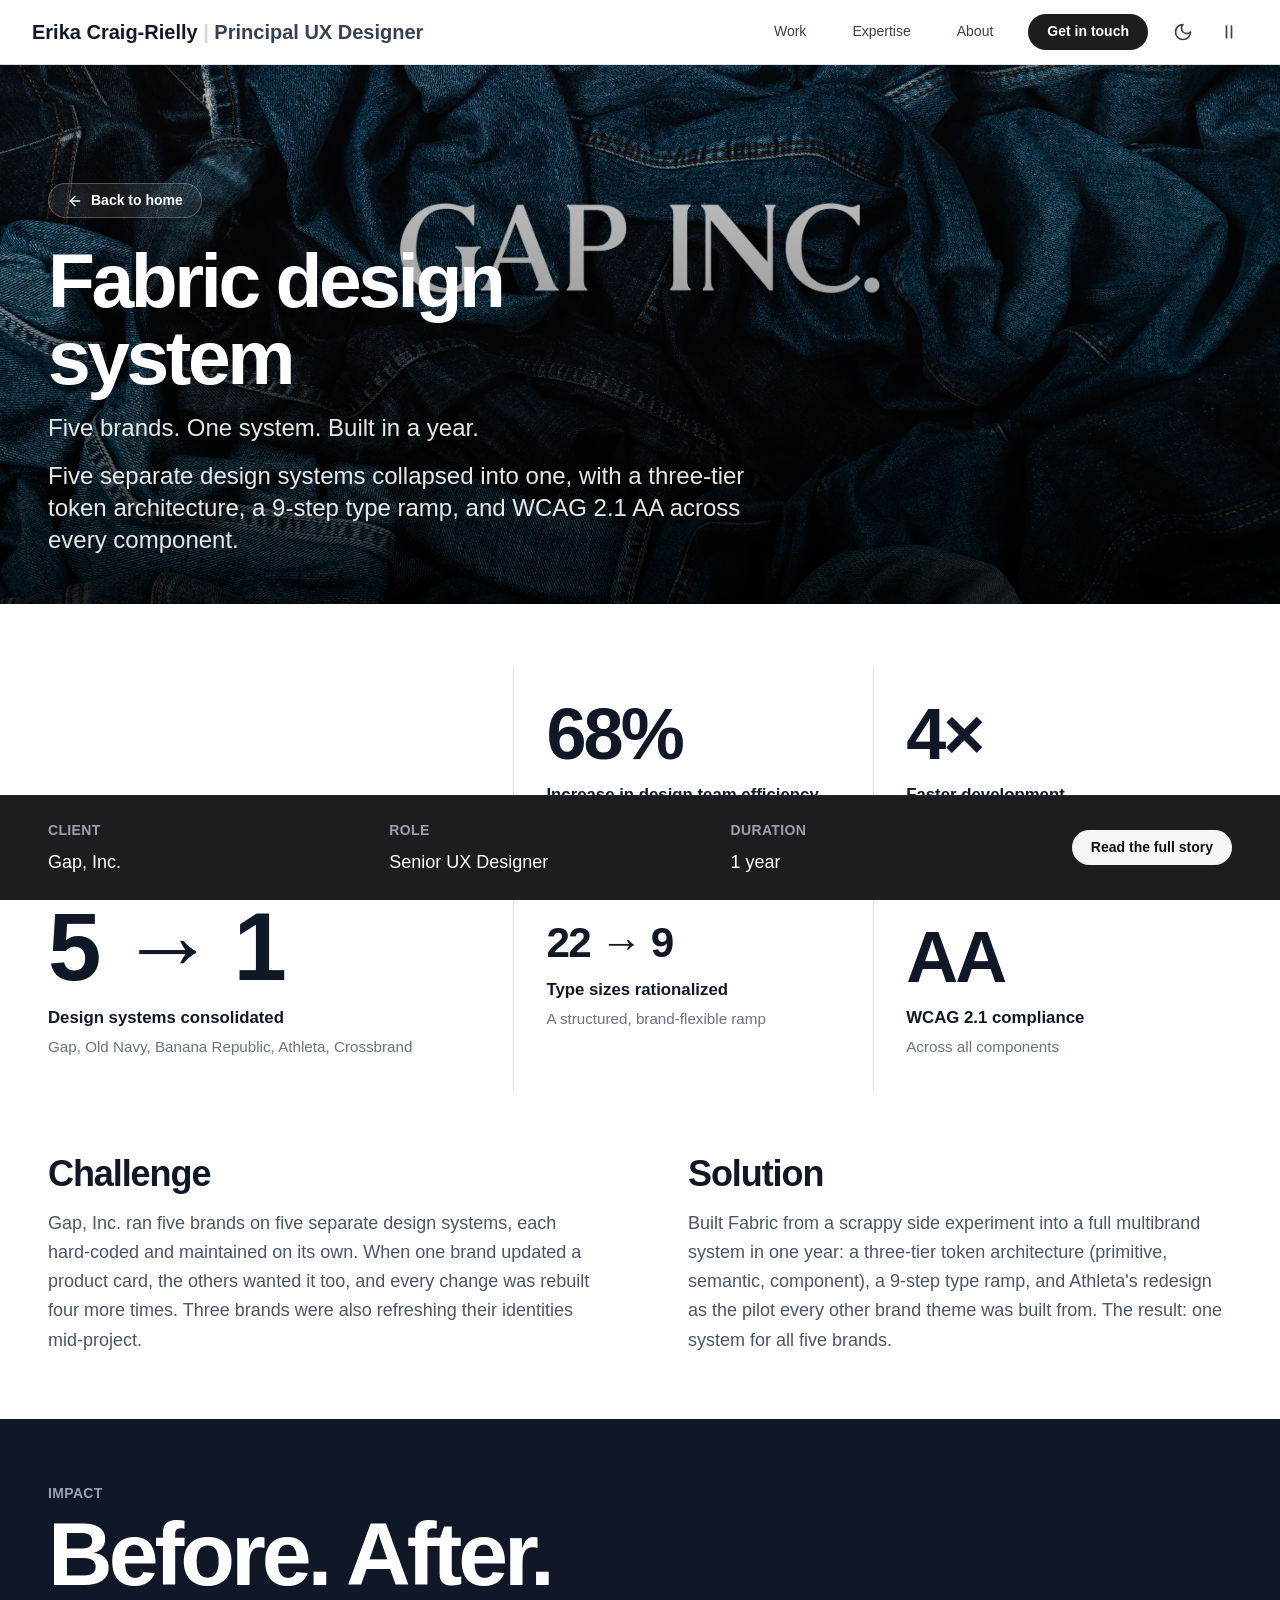
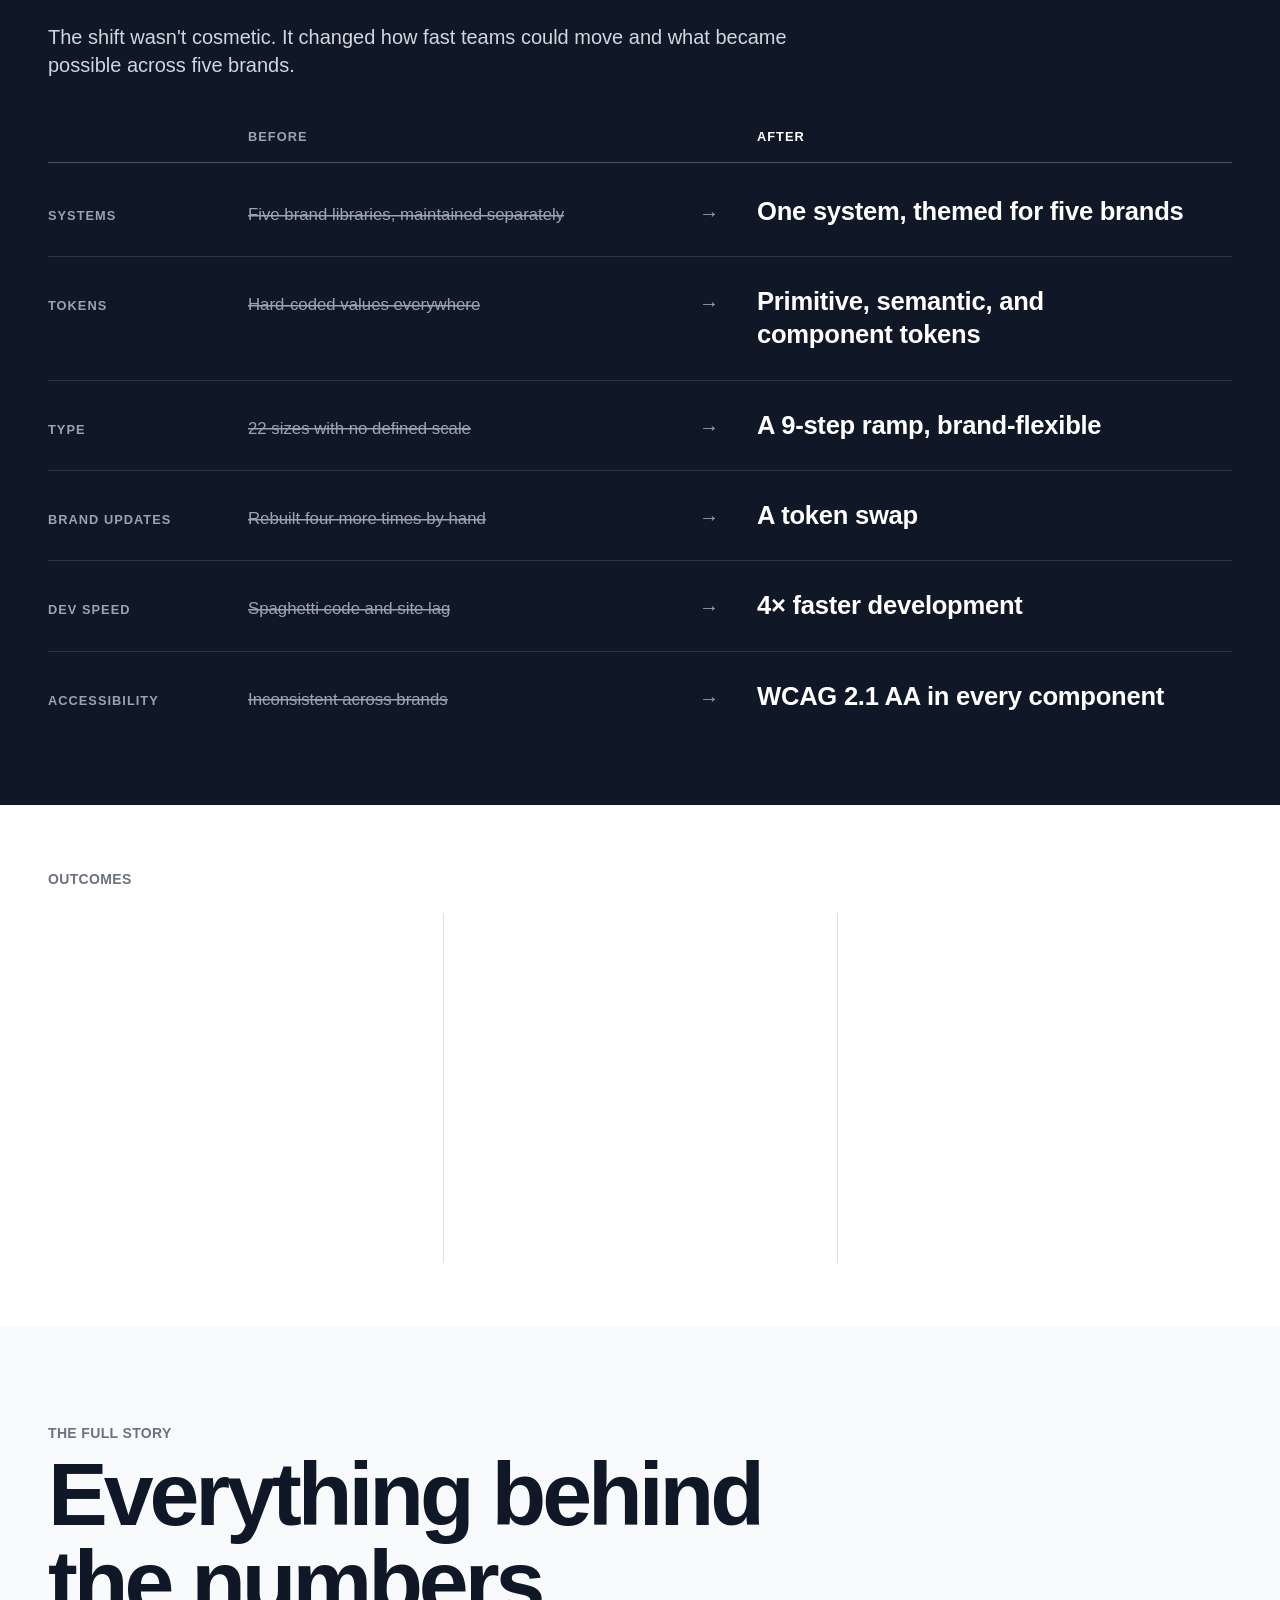
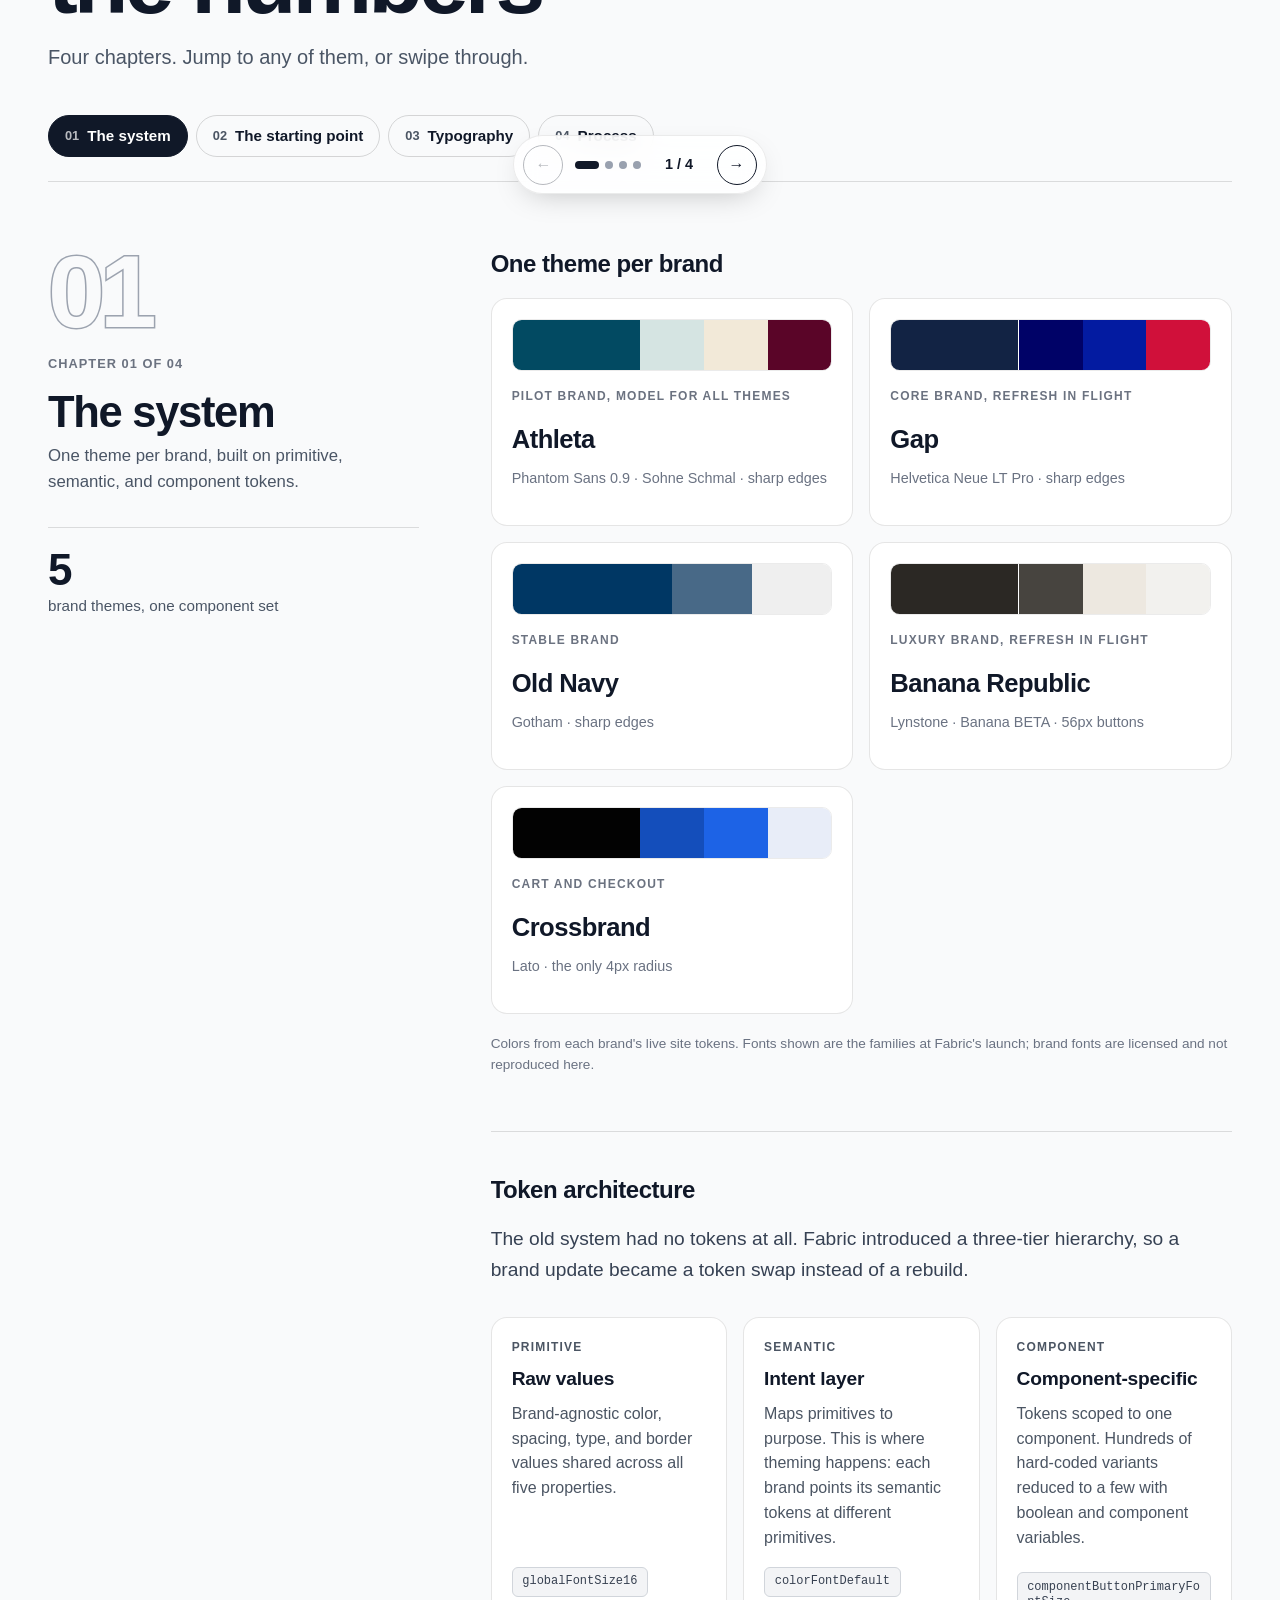
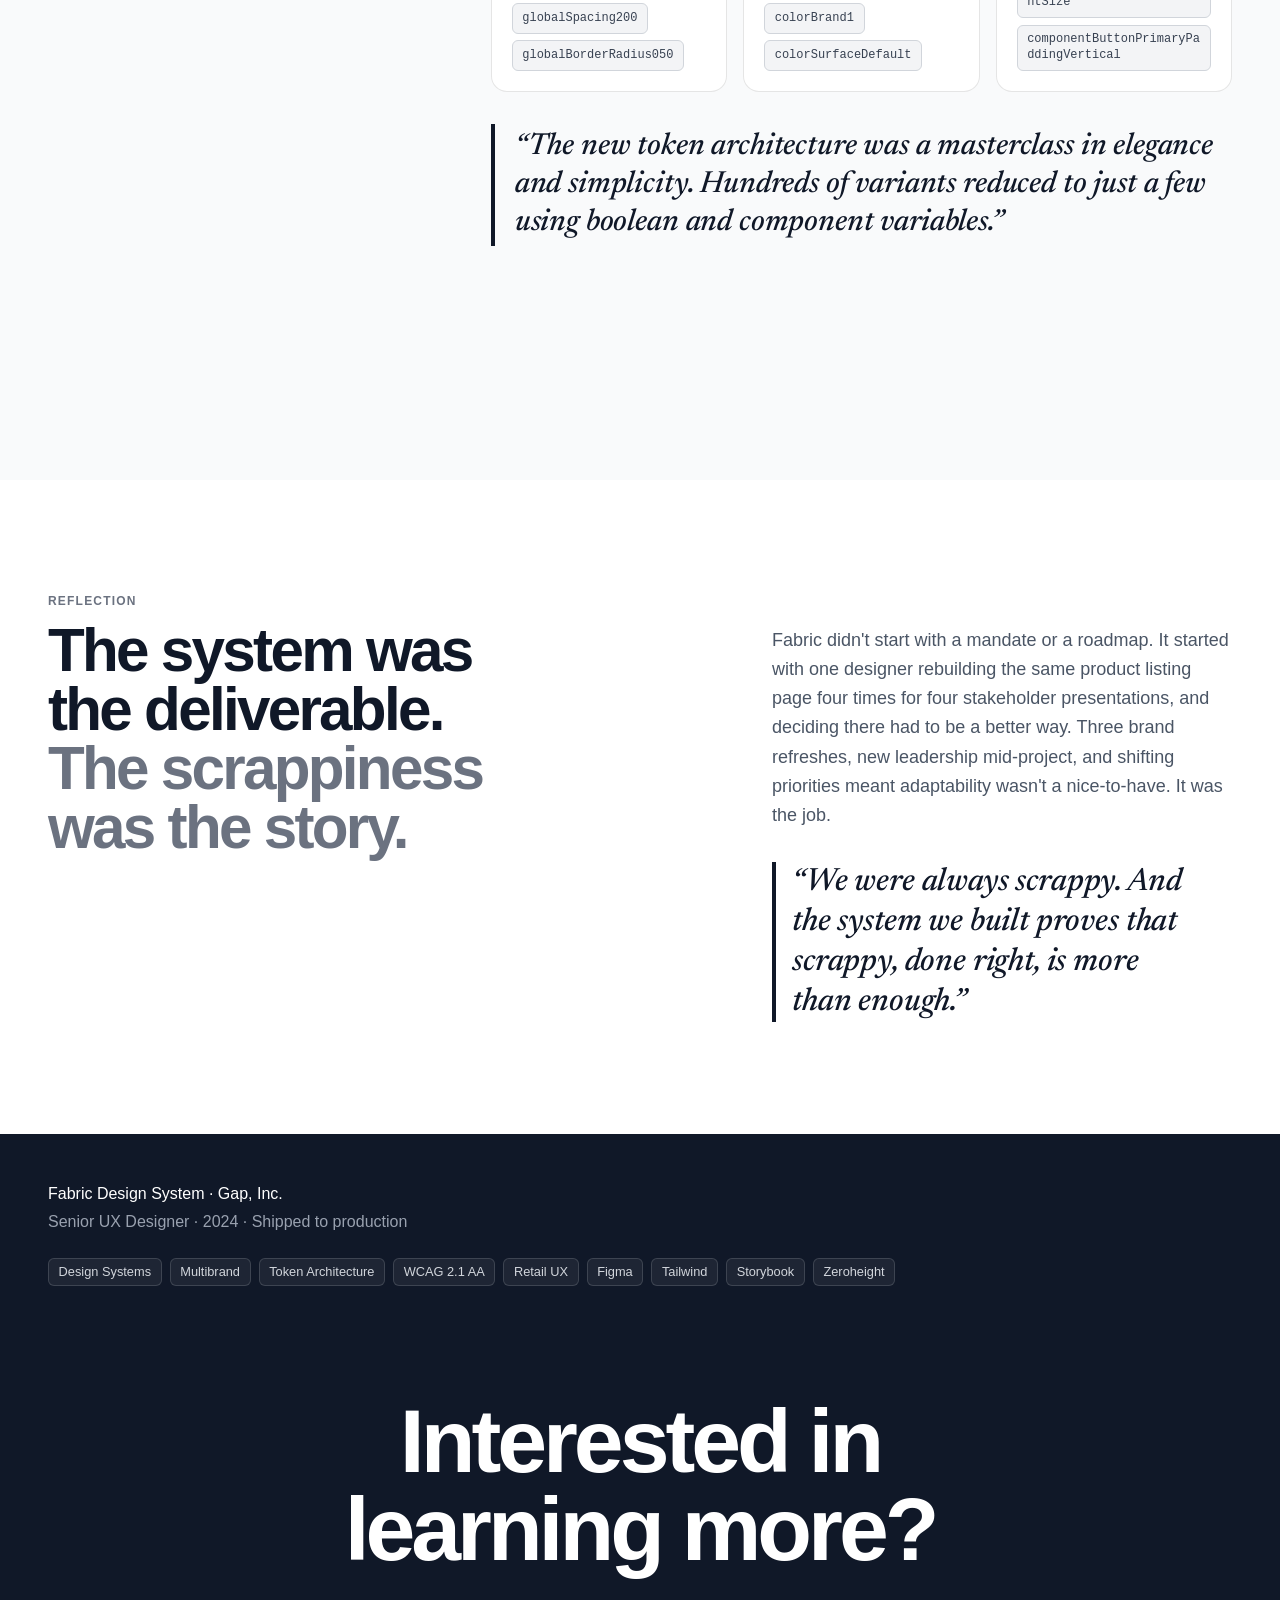
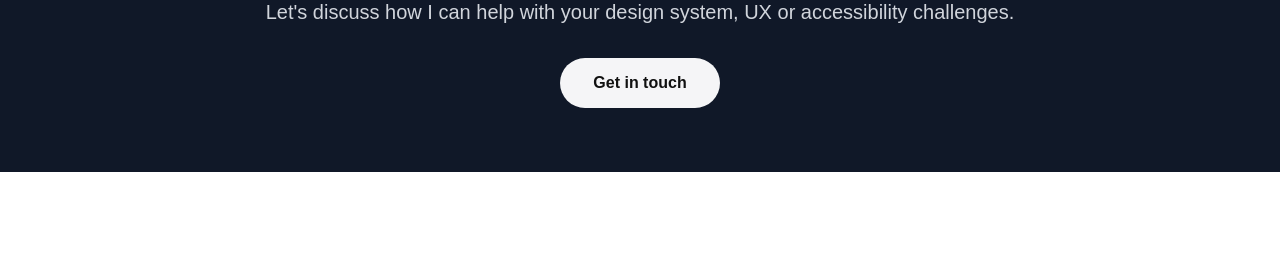
<file: fabric.html>
<!doctype html><html lang="en"><head><meta charset="utf-8"><meta name="viewport" content="width=device-width, initial-scale=1, viewport-fit=cover"><title>Fabric design system | Erika Craig-Rielly</title>
<meta name="description" content="Five Gap, Inc. design systems merged into one: a three-tier token architecture, a 9-step type ramp, and WCAG 2.1 AA across every component.">
<link rel="canonical" href="https://molecularleveldesigns.com/fabric.html">
<meta property="og:site_name" content="Erika Craig-Rielly">
<meta property="og:type" content="article">
<meta property="og:url" content="https://molecularleveldesigns.com/fabric.html">
<meta property="og:title" content="Fabric design system | Erika Craig-Rielly">
<meta property="og:description" content="Five Gap, Inc. design systems merged into one: a three-tier token architecture, a 9-step type ramp, and WCAG 2.1 AA across every component.">
<meta property="og:image" content="https://molecularleveldesigns.com/og-fabric.jpg">
<meta property="og:image:width" content="1200">
<meta property="og:image:height" content="630">
<meta property="og:image:alt" content="Fabric design system | Erika Craig-Rielly">
<meta name="twitter:card" content="summary_large_image">
<meta name="twitter:title" content="Fabric design system | Erika Craig-Rielly">
<meta name="twitter:description" content="Five Gap, Inc. design systems merged into one: a three-tier token architecture, a 9-step type ramp, and WCAG 2.1 AA across every component.">
<meta name="twitter:image" content="https://molecularleveldesigns.com/og-fabric.jpg">
<meta name="theme-color" content="#ffffff" media="(prefers-color-scheme: light)">
<meta name="theme-color" content="#0a0f1a" media="(prefers-color-scheme: dark)">
<link rel="icon" href="favicon.svg" type="image/svg+xml">
<link rel="icon" href="favicon-32.png" sizes="32x32" type="image/png">
<link rel="alternate icon" href="favicon.ico" sizes="any">
<link rel="apple-touch-icon" href="apple-touch-icon.png">

<link rel="stylesheet" href="site.css">
<script>
/* Pick light/dark before first paint. The viewer's data-theme wins; otherwise follow the OS. */
(function(){var r=document.documentElement,t=r.getAttribute('data-theme'),m=matchMedia('(prefers-color-scheme: dark)').matches;
if(t==='dark'||(t!=='light'&&m))r.classList.add('dark');})();
</script>
<style>
/* Motion layer on top of the existing site styles. Colors come from the site's own Tailwind tokens. */
:root{--ease-out:cubic-bezier(.16,1,.3,1);--ease-io:cubic-bezier(.65,0,.35,1);--page:#fff;--ink:#101828;color-scheme:light}
:root.dark{--page:#000;--ink:#fff;color-scheme:dark}
html{scroll-padding-top:72px}
html.ready{scroll-behavior:smooth}
html,body{overflow-x:clip}
body{background:var(--page);color:var(--ink);font-family:-apple-system,BlinkMacSystemFont,"Segoe UI",Roboto,"Helvetica Neue",Arial,sans-serif;-webkit-font-smoothing:antialiased}
#topnav{padding-top:env(safe-area-inset-top,0px)}
.dark .i-moon,html:not(.dark) .i-sun{display:none}
.paused .i-pause,html:not(.paused) .i-play{display:none}

/* small utility gaps not in the compiled stylesheet */
@media (min-width:48rem){.md\:inline-block{display:inline-block}}
.mb-4{margin-bottom:1rem}.object-left{object-position:left}.select-all{user-select:all}

/* scroll progress */
.progress{position:fixed;inset:0 0 auto;height:2px;z-index:60;background:var(--ink);transform-origin:0 50%;transform:scaleX(var(--p,0));opacity:.85;pointer-events:none}
#topnav{transition:box-shadow .4s var(--ease-out),background-color .3s}
#topnav.scrolled{box-shadow:0 8px 30px -12px rgb(0 0 0 / .18)}

/* hero entrance */
@keyframes rise{from{opacity:0;transform:translateY(28px);filter:blur(8px)}to{opacity:1;transform:none;filter:none}}
.enter{animation:rise 1s var(--ease-out) both;animation-delay:calc(var(--d,0) * 110ms + 80ms)}

/* rotating headline */
.rotator .words{display:inline-grid;justify-items:center}
/* every phrase on one line, so the block height never changes */
.rotator{font-size:1em;line-height:1.15;white-space:nowrap;margin-top:.12em;letter-spacing:-.01em}
@media (max-width:480px){#hero-heading{font-size:2.125rem}}
@media (min-width:768px){#hero-heading{font-size:5rem}}
.rotator .word{grid-area:1/1;display:inline-block;opacity:0;transform:translateY(.45em);filter:blur(10px);transition:opacity .7s var(--ease-out),transform .8s var(--ease-out),filter .7s var(--ease-out)}
.rotator .word.is-on{opacity:1;transform:none;filter:none}
.rotator .word.is-out{opacity:0;transform:translateY(-.45em);filter:blur(10px)}

/* hero background drift + parallax */
.hero-bg{transform:scale(1.12) scaleY(var(--flip,1));animation:drift 38s var(--ease-io) infinite alternate;will-change:transform}
.hero-bg.flip{--flip:-1}
@keyframes drift{from{transform:translate3d(-1.5%,0,0) scale(1.12) scaleY(var(--flip,1))}to{transform:translate3d(1.5%,-2%,0) scale(1.2) scaleY(var(--flip,1))}}

/* ===== "What I'm up to": bento grid (featured tile + five) ===== */
.now-head{display:flex;flex-wrap:wrap;align-items:flex-end;justify-content:space-between;gap:.75rem 2rem;margin-bottom:2.5rem}
.now-sub{display:inline-flex;align-items:center;gap:.6rem;font-size:.95rem;font-weight:500;color:#4b5563}
.dark .now-sub{color:#9ca3af}
.now-live{width:.55rem;height:.55rem;border-radius:50%;background:#16a34a;box-shadow:0 0 0 0 rgb(22 163 74 / .5);animation:livePulse 2.4s ease-out infinite}
@keyframes livePulse{0%{box-shadow:0 0 0 0 rgb(22 163 74 / .45)}70%,100%{box-shadow:0 0 0 .5rem rgb(22 163 74 / 0)}}
.now-grid{display:grid;gap:1rem;grid-template-columns:1fr}
.now-tile{position:relative;display:flex;flex-direction:column;gap:.75rem;padding:1.5rem;border-radius:1rem;background:#f9fafb;border:1px solid #e5e7eb;transition:border-color .2s ease,background-color .2s ease}
.now-tile:hover{border-color:#9ca3af}
.dark .now-tile{background:rgb(255 255 255 / .04);border-color:rgb(255 255 255 / .1)}
.dark .now-tile:hover{border-color:rgb(255 255 255 / .35)}
.now-tile .tag{align-self:flex-start}
.now-tile h3{font-size:1.25rem;line-height:1.25;font-weight:600;color:#111827;letter-spacing:-.01em}
.dark .now-tile h3{color:#fff}
.now-tile p{color:#4b5563;line-height:1.6;font-size:.975rem}
.dark .now-tile p{color:#d1d5db}
.now-tile a,.dark .now-tile a{color:inherit!important;text-decoration:underline;text-underline-offset:3px;text-decoration-thickness:1px;text-decoration-color:currentColor;transition:text-decoration-thickness .15s}
.now-tile a:hover{text-decoration-thickness:2px}
.now-feat{background:#1d1d1f;border-color:#1d1d1f;padding:2rem;justify-content:flex-end;min-height:20rem}
.now-feat:hover{border-color:#6b7280}
.dark .now-feat{background:#f5f5f7;border-color:#f5f5f7}
.dark .now-feat:hover{border-color:#fff}
.now-feat h3{font-size:clamp(1.75rem,3.2vw,2.75rem);line-height:1.08;letter-spacing:-.025em;color:#fff;max-width:14ch}
.now-feat p{color:#d1d5db;font-size:1.05rem;max-width:46ch}
.dark .now-feat h3{color:#111}
.dark .now-feat p{color:#374151}
.dark .now-feat .tag{background:#fff;border-color:#d1d5db;color:#374151}
.now-feat::before{content:"";position:absolute;inset:0;border-radius:inherit;pointer-events:none;opacity:.5;
  background-image:radial-gradient(rgb(255 255 255 / .22) 1px,transparent 1.2px);background-size:22px 22px;
  -webkit-mask-image:linear-gradient(200deg,#000 0%,transparent 55%);mask-image:linear-gradient(200deg,#000 0%,transparent 55%)}
.dark .now-feat::before{background-image:radial-gradient(rgb(0 0 0 / .18) 1px,transparent 1.2px)}
.now-feat>*{position:relative}
@media (min-width:768px){
  .now-grid{grid-template-columns:repeat(6,1fr)}
  .now-tile{grid-column:span 3}
}
@media (min-width:1024px){
  .now-grid{grid-template-columns:repeat(12,1fr);grid-auto-rows:auto}
  .now-feat{grid-column:1 / span 7;grid-row:1 / span 2}
  .now-tile:nth-child(2),.now-tile:nth-child(3){grid-column:8 / span 5}
  .now-tile:nth-child(n+4){grid-column:span 4}
}
@supports (animation-timeline: view()){
  .now-tile{animation:reveal linear both;animation-timeline:view(block 0% calc(25% + var(--foot, 0px)));animation-range:entry calc(var(--i) * 5%) cover calc(22% + var(--i) * 3%)}
}
@media (prefers-reduced-motion: reduce){.now-tile{animation:none!important}.now-live{animation:none}}
html.paused .now-live{animation:none}

/* ===== Expertise explorer: big skill list (left) + detail panel with linked case studies (right) ===== */
.xe{display:grid;gap:1rem}
.xe-tab{all:unset;box-sizing:border-box;display:flex;align-items:baseline;gap:1rem;width:100%;cursor:default}
.xe-n{font-size:.8rem;font-weight:600;letter-spacing:.08em;color:#6b7280;font-variant-numeric:tabular-nums}
.xe-name{font-size:1.5rem;font-weight:700;letter-spacing:-.02em;line-height:1.15;color:#101828}
.dark .xe-name{color:#fff}
.xe-panel{position:relative;overflow:hidden;padding:1.5rem;border-radius:1.25rem;background:#fff;border:1px solid #e5e7eb;margin-top:.75rem}
.dark .xe-panel{background:#111827;border-color:rgb(255 255 255 / .1)}
.xe-big{position:absolute;right:-.06em;top:-.22em;font-size:9rem;font-weight:800;line-height:1;letter-spacing:-.04em;color:transparent;-webkit-text-stroke:1.5px #e5e7eb;paint-order:stroke fill;pointer-events:none}
.dark .xe-big{-webkit-text-stroke-color:rgb(255 255 255 / .1)}
.xe-ic{position:relative;width:3rem;height:3rem;border-radius:.85rem;display:grid;place-items:center;background:#101828;color:#fff;margin-bottom:1.25rem}
.dark .xe-ic{background:#fff;color:#101828}
.xe-h{display:none}
.xe-p{position:relative;font-size:1.1rem;line-height:1.6;color:#374151;max-width:38ch}
.dark .xe-p{color:#d1d5db}
.xe-seen{position:relative;margin-top:1.5rem;padding-top:1.25rem;border-top:1px solid #e5e7eb}
.dark .xe-seen{border-top-color:rgb(255 255 255 / .1)}
.xe-lab{font-size:.75rem;font-weight:600;letter-spacing:.1em;text-transform:uppercase;color:#6b7280;margin-bottom:.75rem}
.xe-chips{display:flex;flex-wrap:wrap;gap:.5rem}
.xe-chips svg{width:.9rem;height:.9rem}
.xe-item{padding:1.5rem 0;border-top:1px solid rgb(0 0 0 / .1)}
.dark .xe-item{border-top-color:rgb(255 255 255 / .12)}
@media (max-width:63.99rem){
  .xe{gap:0}
  .xe-item{padding:1.1rem 0}
  .xe-item:last-child{border-bottom:1px solid rgb(0 0 0 / .1)}
  .dark .xe-item:last-child{border-bottom-color:rgb(255 255 255 / .12)}
  .xe-tab{cursor:pointer;align-items:center}
  .xe-tab::after{content:"";margin-left:auto;width:.6rem;height:.6rem;border-right:2px solid currentColor;border-bottom:2px solid currentColor;transform:rotate(45deg) translate(-2px,-2px);transition:transform .25s ease;color:#6b7280}
  .xe-item.is-on .xe-tab::after{transform:rotate(-135deg)}
  .xe-item:not(.is-on) .xe-panel{display:none}
  .xe-tab:focus-visible{outline:2px solid currentColor;outline-offset:4px;border-radius:4px}
}
@media (min-width:64rem){
  .xe{grid-template-columns:minmax(0,5fr) minmax(0,7fr);grid-auto-rows:auto;column-gap:4rem;row-gap:0;align-items:start}
  .xe-item{display:contents}
  .xe-tab{grid-column:1;position:relative;padding:1.1rem 0 1.1rem 1.25rem;border-top:1px solid rgb(0 0 0 / .1);cursor:pointer}
  .dark .xe-tab{border-top-color:rgb(255 255 255 / .12)}
  .xe-item:last-child .xe-tab{border-bottom:1px solid rgb(0 0 0 / .1)}
  .dark .xe-item:last-child .xe-tab{border-bottom-color:rgb(255 255 255 / .12)}
  .xe-tab::before{content:"";position:absolute;left:0;top:.9rem;bottom:.9rem;width:3px;border-radius:3px;background:#101828;transform:scaleY(0);transition:transform .35s cubic-bezier(.2,.8,.2,1)}
  .dark .xe-tab::before{background:#fff}
  .xe-name{font-size:clamp(1.6rem,2.6vw,2.4rem);color:#9ca3af;transition:color .2s ease}
  .dark .xe-name{color:#6b7280}
  .xe-tab:hover .xe-name{color:#4b5563}
  .dark .xe-tab:hover .xe-name{color:#d1d5db}
  .xe-item.is-on .xe-name{color:#101828}
  .dark .xe-item.is-on .xe-name{color:#fff}
  .xe-item.is-on .xe-tab::before{transform:scaleY(1)}
  .xe-tab:focus-visible{outline:2px solid currentColor;outline-offset:2px;border-radius:4px}
  .xe-panel{grid-column:2;grid-row:1 / span 6;margin-top:0;padding:2.5rem;min-height:100%;position:sticky;top:6rem;
    opacity:0;visibility:hidden;transform:translateY(10px);transition:opacity .35s ease,transform .45s cubic-bezier(.2,.8,.2,1),visibility 0s .45s}
  .xe-item.is-on .xe-panel{opacity:1;visibility:visible;transform:none;transition:opacity .35s ease .05s,transform .45s cubic-bezier(.2,.8,.2,1) .05s,visibility 0s}
  .xe-h{display:block;position:relative;font-size:1.75rem;font-weight:700;letter-spacing:-.02em;color:#101828;margin-bottom:.75rem}
  .dark .xe-h{color:#fff}
  .xe-p{font-size:1.25rem}
  .xe-big{font-size:14rem}
}
@media (prefers-reduced-motion: reduce){.xe-panel,.xe-tab::before{transition:none!important;transform:none!important}}

/* typography: no widows or orphans anywhere (even line breaks for body copy, balanced headings) */
p,li,dd,dt,blockquote,figcaption{text-wrap:pretty}
h1,h2,h3,h4,h5,h6{text-wrap:balance}

/* mobile menu (below 768px the nav links collapse behind a menu button) */
.nav-menu-btn .i-close,.nav-menu-btn[aria-expanded=true] .i-menu{display:none}
.nav-menu-btn[aria-expanded=true] .i-close{display:inline}
.mobile-menu{display:grid;gap:0;padding:.25rem 0 1.5rem}
.mobile-menu .mm-link{display:block;padding:.9rem 0;font-size:1.25rem;font-weight:600;letter-spacing:-.01em;color:#101828;border-bottom:1px solid rgb(0 0 0 / .08);text-decoration:none}
.dark .mobile-menu .mm-link{color:#fff;border-bottom-color:rgb(255 255 255 / .1)}
.mobile-menu .btn{justify-self:start;margin-top:1.25rem}
.mobile-menu .btn svg{width:.9rem;height:.9rem}
@media (min-width:48rem){.nav-menu-btn,.mobile-menu{display:none!important}}

/* ===== Accessibility pass ===== */
/* contrast: small gray labels reach 4.5:1 and large gray display text reaches 3:1, in both themes */
html:not(.dark) :is(#outcomes-section, .fs-head) .text-gray-400, html:not(.dark) span.text-gray-400{color:#6b7280}
html:not(.dark) .fs-tab:not([aria-selected="true"]) .fs-tab-n{color:#4b5563;opacity:1}
html:not(.dark) .ramp-before span{color:#6b7280}
html:not(.dark) .xe-name{color:#6b7280}
html:not(.dark) .ab-h span{color:#6b7280}
html.dark :is(.sh-kicker,.sh-cat,.wk-client,.wk-lab,.xe-lab,.xe-n,.ab-kicker,.ab-fact dt,.fs-kicker,.ch-label,.n-kind,.ramp-after small,cite,.now-sub){color:#9ca3af}
html.dark figcaption{color:#9ca3af}
/* touch targets: every pagination dot is at least 24px wide */
button.dot{min-width:24px}
/* chapter panels can take keyboard focus (so their content can be scrolled and read) */
.fs-track:focus-visible{outline:2px solid currentColor;outline-offset:4px;border-radius:8px}
/* swipe rows take keyboard focus only while they actually scroll (set in script) */
.swipe-focus:focus-visible{outline:2px solid currentColor;outline-offset:4px;border-radius:8px}
/* pagination dots: each button is a 24px target; the visible dot is drawn inside it */
.sap-pager,.sh-pager{gap:0!important}
button.sap-pip,button.sh-pip{width:24px!important;height:24px!important;min-width:24px;background:none!important;display:inline-flex;align-items:center;justify-content:center;padding:0}
button.sap-pip[aria-current=true],button.sh-pip[aria-current=true]{width:32px!important}
button.sap-pip::before,button.sh-pip::before{content:none!important}
button.sap-pip::after,button.sh-pip::after{content:"";display:block;width:.5rem;height:.5rem;border-radius:9999px;background:#9ca3af;transition:width .3s ease,background-color .3s ease}
button.sap-pip[aria-current=true]::after,button.sh-pip[aria-current=true]::after{width:1.5rem;background:#111827}
.dark button.sap-pip::after,.dark button.sh-pip::after{background:#4b5563}
.dark button.sap-pip[aria-current=true]::after,.dark button.sh-pip[aria-current=true]::after{background:#fff}
.ba-pager button.sap-pip::after{background:#4b5563}
.ba-pager button.sap-pip[aria-current=true]::after{background:#fff}

/* ===== Button system: 2 sizes (sm, lg) x primary / secondary / ghost (+ icon).
   Every button hovers the same way: a color shift only, no movement, no shadow change. ===== */
.btn{display:inline-flex;align-items:center;justify-content:center;gap:.5rem;border-radius:9999px;border:1px solid transparent;font-weight:600;line-height:1.25;white-space:nowrap;text-decoration:none;cursor:pointer;box-shadow:none;transform:none;transition:background-color .5s cubic-bezier(.22,1,.36,1),border-color .5s cubic-bezier(.22,1,.36,1),color .5s cubic-bezier(.22,1,.36,1)}
.btn.hidden{display:none}
@media (min-width:768px){.btn.md\:inline-flex{display:inline-flex}}
.btn-sm{padding:.5rem 1.125rem;font-size:.875rem}
.btn-lg{padding:.875rem 2rem;font-size:1rem}
.btn-icon{padding:.5rem;border-radius:9999px}
.btn:focus-visible{outline:2px solid #1d1d1f;outline-offset:3px}
.dark .btn:focus-visible,.btn.on-dark:focus-visible{outline-color:#fff}
.btn-primary{background:#1d1d1f;color:#fff}
.btn-primary:hover{background:#48484a}
.dark .btn-primary,.btn-primary.on-dark{background:#f5f5f7;color:#111}
.dark .btn-primary:hover,.btn-primary.on-dark:hover{background:#d1d5db}
.btn-secondary{background:#fff;border-color:#d1d5db;color:#111827}
.btn-secondary:hover{background:#e5e7eb;border-color:#9ca3af}
.dark .btn-secondary,.btn-secondary.on-dark{background:rgb(255 255 255 / .08);border-color:rgb(255 255 255 / .25);color:#fff}
.dark .btn-secondary:hover,.btn-secondary.on-dark:hover{background:#3a3a3c;border-color:rgb(255 255 255 / .45)}
.btn-ghost{background:transparent;color:#374151;font-weight:500}
.btn-ghost:hover{background:#e5e7eb;color:#111827}
.dark .btn-ghost{color:#d1d5db}
.dark .btn-ghost:hover{background:#3a3a3c;color:#fff}
/* round arrow buttons use the same hover as secondary */
.wk-arrows button:hover:not(:disabled),.fs-pager button.fs-prev:hover:not(:disabled),.fs-pager button.fs-next:hover:not(:disabled){background:#e5e7eb;color:#111827}
.dark .wk-arrows button:hover:not(:disabled),.dark .fs-pager button.fs-prev:hover:not(:disabled),.dark .fs-pager button.fs-next:hover:not(:disabled){background:#3a3a3c;color:#fff}

/* magnetic buttons */
.magnet{display:inline-flex;align-items:center;gap:.5rem;transform:translate(var(--mx,0),var(--my,0));transition:transform .35s var(--ease-out),box-shadow .3s,background-color .3s}

/* case study imagery: hover */
.cs-frame{transition:box-shadow .7s var(--ease-out)}
.group:hover .cs-frame{box-shadow:0 40px 80px -30px rgb(0 0 0 / .35)}
.cs-img{transition:transform 1.1s var(--ease-out)}
.group:hover .cs-img{transform:scale(1.05)}
.gap-logo{transition:transform 1.1s var(--ease-out)}
.group:hover .gap-logo{transform:translate(-50%,-50%) scale(.96)}
.cs-pill{transition:background-color .3s,transform .5s var(--ease-out)}
.group:hover .cs-pill{background:rgb(0 0 0 / .62);transform:translateY(-4px)}
.ic{transition:transform .5s var(--ease-out)}
.outcome:hover .ic,.exp-card:hover .ic{transform:rotate(-8deg) scale(1.08)}
.exp-card,.now-card{transition:transform .5s var(--ease-out),box-shadow .5s,border-color .3s}
.exp-card:hover,.now-card:hover{transform:translateY(-6px)}

/* filter transitions */
.case{transition:opacity .45s var(--ease-out),transform .45s var(--ease-out)}
.case.is-leaving{opacity:0;transform:translateY(16px)}
.case[hidden]{display:none}

/* now carousel: full-bleed like the original */
.now-track{margin-left:calc(50% - 50vw);width:100vw;padding-left:max(24px,calc(50vw - 50% + 0px));padding-right:max(24px,calc(50vw - 50%))}
@media (min-width:80rem){.now-track{padding-left:calc(50vw - 40rem + 2rem);padding-right:calc(50vw - 40rem + 2rem)}}

/* skater: idle glide */
.skater{transform-origin:45% 98%;animation:glide 5.5s var(--ease-io) infinite}
@keyframes glide{0%,100%{transform:rotate(-2.5deg) translateX(-6px)}50%{transform:rotate(2.5deg) translateX(10px)}}

/* scroll-driven reveals. Without support, everything simply stays visible. */
@supports (animation-timeline: view()){
  @keyframes reveal{from{opacity:0;transform:translateY(48px)}to{opacity:1;transform:none}}
  @keyframes unclip{from{clip-path:inset(7% 5% 7% 5% round 48px);transform:scale(.97)}to{clip-path:inset(0 0 0 0 round 24px);transform:none}}
  @keyframes parallax{from{transform:scale(1.14) translateY(-4%)}to{transform:scale(1.04) translateY(4%)}}
  @keyframes slideL{from{opacity:0;transform:translateX(56px)}to{opacity:1;transform:none}}
  @keyframes skateIn{from{opacity:0;translate:120px 0}to{opacity:1;translate:0 0}}
  @keyframes track{from{letter-spacing:.06em;opacity:.2}to{letter-spacing:-.025em;opacity:1}}

  .rv-head{animation:reveal linear both;animation-timeline:view(block 0% calc(25% + var(--foot, 0px)));animation-range:entry 5% cover 28%}
  .big-head{animation-name:track}
  .cs-frame{animation:unclip linear both;animation-timeline:view(block 0% calc(25% + var(--foot, 0px)));animation-range:entry 0% cover 40%}
  .cs-parallax{animation:parallax linear both;animation-timeline:view(block 0% calc(25% + var(--foot, 0px)));animation-range:cover 0% cover 100%}
  .cs-copy{animation:reveal linear both;animation-timeline:view(block 0% calc(25% + var(--foot, 0px)));animation-range:entry 0% cover 25%}
  .outcome{animation:slideL linear both;animation-timeline:view(block 0% calc(25% + var(--foot, 0px)));animation-range:entry calc(var(--i) * 12%) cover calc(18% + var(--i) * 5%)}
  #now{view-timeline-name:--now;view-timeline-inset:0% calc(25% + var(--foot, 0px))}
  .now-card{animation:slideL linear both;animation-timeline:--now;animation-range:entry calc(5% + var(--i) * 6%) cover calc(30% + var(--i) * 4%)}
  .exp-card{animation:reveal linear both;animation-timeline:view(block 0% calc(25% + var(--foot, 0px)));animation-range:entry calc(var(--i) * 6%) cover calc(22% + var(--i) * 3%)}
  .skater-wrap{animation:skateIn linear both;animation-timeline:view(block 0% calc(25% + var(--foot, 0px)));animation-range:entry 0% cover 35%}

  /* case study page */
  @keyframes fillX{from{transform:scaleX(0)}to{transform:scaleX(1)}}
  @keyframes growY{from{transform:scaleY(0)}to{transform:scaleY(1)}}
  @keyframes pop{from{opacity:0;transform:scale(.6)}to{opacity:1;transform:none}}
  @keyframes slideR{from{opacity:0;transform:translateX(-56px)}to{opacity:1;transform:none}}
  @keyframes heroOut{to{transform:scale(1.08) translateY(6%);filter:brightness(.8)}}
  .rv{animation:reveal linear both;animation-timeline:view(block 0% calc(25% + var(--foot, 0px)));animation-range:entry calc(var(--i,0) * 6%) cover calc(24% + var(--i,0) * 3%)}
  .quote{position:relative}
  .quote::before{content:"";position:absolute;left:0;top:0;bottom:0;width:4px;background:currentColor;transform-origin:50% 0;animation:growY linear both;animation-timeline:view(block 0% calc(25% + var(--foot, 0px)));animation-range:entry 10% cover 35%}
  .chip{animation:pop linear both;animation-timeline:view(block 0% calc(25% + var(--foot, 0px)));animation-range:entry calc(var(--i,0) * 4%) cover calc(20% + var(--i,0) * 3%)}
  .from-left{animation:slideR linear both;animation-timeline:view(block 0% calc(25% + var(--foot, 0px)));animation-range:entry 0% cover 30%}
  .from-right{animation:slideL linear both;animation-timeline:view(block 0% calc(25% + var(--foot, 0px)));animation-range:entry 0% cover 30%}
  .steps{view-timeline-name:--steps;view-timeline-inset:0% calc(25% + var(--foot, 0px));position:relative}
  .steps-line{position:absolute;left:-14px;top:24px;bottom:24px;width:2px;background:currentColor;opacity:.5;transform-origin:50% 0;animation:growY linear both;animation-timeline:--steps;animation-range:contain 0% contain 100%}
  .cs-hero-img{animation:heroOut linear both;animation-timeline:scroll(root);animation-range:0 70vh}
}
@media (max-width:63.99rem){.steps-line{display:none}}
.cs-hero-img{transform-origin:50% 30%}
@media (min-width:48rem){body.cs-page{--foot:110px}}
.bar-fill{transform-origin:0 50%;transition:transform 1.3s var(--ease-out) .1s}
.bar-fill.pre{transform:scaleX(0);transition:none}
@keyframes kenburns{from{scale:1.12}to{scale:1}}
.cs-hero-wrap{animation:kenburns 2.4s var(--ease-out) both}
.step{transition:background-color .4s,transform .5s var(--ease-out)}
.step:hover{transform:translateX(6px)}
.step .num{transition:color .4s}
.step:hover .num{color:currentColor}
.brand-card{transition:transform .5s var(--ease-out),box-shadow .5s}
.brand-card:hover{transform:translateY(-4px);box-shadow:0 20px 40px -24px rgb(0 0 0 / .3);position:relative;z-index:1}


/* overview: sticky intro + constraint list that highlights the one in focus */
.ov-grid{display:grid;gap:3rem}
@media (min-width:64rem){.ov-grid{grid-template-columns:minmax(0,2fr) minmax(0,1fr);gap:5rem;align-items:start}.ov-intro{position:sticky;top:7rem}.ov-intro h2{font-size:clamp(3.5rem,5.6vw,5.5rem);line-height:1.02;letter-spacing:-.03em}}
.ov-count{margin-top:2.5rem;font-variant-numeric:tabular-nums;font-weight:700;font-size:1rem;letter-spacing:.04em;display:none}
@media (min-width:64rem){.ov-count{display:block}}
.ov-now{display:inline-block;font-size:3rem;line-height:1;transition:transform .5s var(--ease-out)}
.ov-of{color:rgb(107 114 128)}
.ov-list{list-style:none;margin:0;padding:0}
.ov-item{position:relative;display:grid;grid-template-columns:1fr;gap:.75rem;padding:2rem 0 2rem 1.25rem;border-top:1px solid rgb(0 0 0 / .1)}
.dark .ov-item{border-top-color:rgb(255 255 255 / .12)}
.ov-item:first-child{border-top:0;padding-top:0}
.ov-item:first-child::before{top:0}
.ov-item:last-child{padding-bottom:0}
.ov-item:last-child::before{bottom:0}
.ov-item::before{content:"";position:absolute;left:0;top:2rem;bottom:2rem;width:3px;border-radius:3px;background:currentColor;transform:scaleY(0);transform-origin:50% 0;transition:transform .6s var(--ease-out)}
.ov-num{font-size:2.25rem;line-height:1;font-weight:700;font-variant-numeric:tabular-nums;color:transparent;-webkit-text-stroke:1.5px rgb(156 163 175);transition:color .5s var(--ease-out),-webkit-text-stroke-color .5s}
.ov-body{transition:transform .6s var(--ease-out)}
.ov-item.is-active::before,.ov-static .ov-item::before{transform:scaleY(1)}
.ov-item.is-active .ov-num,.ov-static .ov-num{color:currentColor;-webkit-text-stroke-color:currentColor}
.ov-item.is-active .ov-body{transform:translateX(6px)}
.ov-item h3{font-size:1.25rem;line-height:1.3;margin-bottom:.5rem}
.ov-item p{font-size:1rem;line-height:1.6}


/* case study key numbers: one hero figure + four supporting figures, hairline dividers */
.sx{display:grid;grid-template-columns:repeat(2,minmax(0,1fr));margin-bottom:4rem;border-top:1px solid rgb(0 0 0 / .12)}
.dark .sx{border-top-color:rgb(255 255 255 / .14)}
.sx-cell{padding:1.75rem 1.25rem 1.75rem 0;border-bottom:1px solid rgb(0 0 0 / .12);display:flex;flex-direction:column;gap:.35rem;min-width:0}
.dark .sx-cell{border-bottom-color:rgb(255 255 255 / .14)}
.sx-cell.hero{grid-column:1 / -1}
@media (max-width:63.99rem){.sx{border-top:0}.sx-cell.hero{padding-top:0}.sx-cell:nth-child(4),.sx-cell:nth-child(5){border-bottom:0;padding-bottom:0}}
.sx-num{font-weight:700;letter-spacing:-.04em;line-height:.95;font-variant-numeric:tabular-nums;font-size:clamp(2.75rem,6vw,4.5rem);white-space:nowrap}
.sx-cell.hero .sx-num{font-size:clamp(6rem,16vw,12rem);letter-spacing:-.06em}
.sx-plus{font-size:.7em;letter-spacing:-.02em;margin-left:.06em;vertical-align:.38em;opacity:.55}
.sx-lab{font-weight:600;font-size:1.05rem;margin-top:.5rem}
.sx-sub{font-size:.95rem}
@media (min-width:64rem){
  .sx{grid-template-columns:minmax(0,1.3fr) repeat(2,minmax(0,1fr));border-top:0}
  .sx-cell{padding:2rem 2rem}
  .sx-cell.hero{grid-column:1;grid-row:1 / span 2;padding-left:0;justify-content:flex-end;border-bottom:0;border-right:1px solid rgb(0 0 0 / .12)}
  .dark .sx-cell.hero{border-right-color:rgb(255 255 255 / .14)}
  .sx-cell:nth-child(2),.sx-cell:nth-child(3){border-bottom:1px solid rgb(0 0 0 / .12)}
  .sx-cell:nth-child(4),.sx-cell:nth-child(5){border-bottom:0}
  .sx-cell:nth-child(3),.sx-cell:nth-child(5){border-left:1px solid rgb(0 0 0 / .12)}
  .dark .sx-cell:nth-child(3),.dark .sx-cell:nth-child(5){border-left-color:rgb(255 255 255 / .14)}
}


/* challenge / solution: two columns on desktop, swipeable cards with dots on phones */
.cs-swipe{display:grid;gap:3rem;position:relative}
@media (min-width:48rem){.cs-swipe{grid-template-columns:repeat(2,minmax(0,1fr))}.cs-dots{display:none}}
@media (max-width:47.99rem){
  .cs-swipe{display:flex;gap:1rem;overflow-x:auto;scroll-snap-type:x mandatory;margin-inline:-1.5rem;padding-inline:1.5rem;scroll-padding-inline:1.5rem;scrollbar-width:none;padding-block:.25rem}
  .cs-swipe::-webkit-scrollbar{display:none}
  .cs-swipe>div{flex:0 0 85%;scroll-snap-align:center;padding:1.5rem;border-radius:1rem;background:#f9fafb;border:1px solid #e5e7eb}
  .dark .cs-swipe>div{background:#1f2937;border-color:#374151}
}


/* full story: native disclosure sections, so the skim path stays short */
:root{interpolate-size:allow-keywords}
.fs-head{display:flex;flex-wrap:wrap;align-items:flex-end;justify-content:space-between;gap:1.5rem;margin-bottom:2.5rem}
.fs-toggle{font-weight:600;font-size:.95rem;padding:.6rem 1.1rem;border-radius:999px;border:1px solid currentColor;background:transparent;cursor:pointer;transition:background-color .3s,color .3s}
.fs-toggle:hover{background:rgb(0 0 0 / .06)}
.dark .fs-toggle:hover{background:rgb(255 255 255 / .1)}
.fs{border-top:1px solid rgb(0 0 0 / .12)}
.fs:last-child{border-bottom:1px solid rgb(0 0 0 / .12)}
.dark .fs,.dark .fs:last-child{border-color:rgb(255 255 255 / .14)}
.fs-sum{list-style:none;display:grid;grid-template-columns:minmax(0,1fr) auto;align-items:center;gap:1.5rem;padding:1.75rem 0;cursor:pointer;border-radius:.5rem}
.fs-sum::-webkit-details-marker{display:none}
.fs-text{display:flex;flex-direction:column;gap:.35rem;transition:transform .5s var(--ease-out)}
.fs-sum:hover .fs-text{transform:translateX(6px)}
.fs-title{font-size:clamp(1.5rem,3vw,2.25rem);font-weight:700;letter-spacing:-.02em;line-height:1.15}
.fs-line{font-size:1.05rem}
.fs-icon{position:relative;width:2.75rem;height:2.75rem;border-radius:50%;border:1px solid currentColor;flex:none;transition:transform .5s var(--ease-out),background-color .3s,color .3s}
.fs-icon::before,.fs-icon::after{content:"";position:absolute;left:50%;top:50%;width:14px;height:2px;margin:-1px 0 0 -7px;background:currentColor;border-radius:2px}
.fs-icon::after{transform:rotate(90deg)}
.fs[open] .fs-icon{transform:rotate(135deg)}
.fs-sum:hover .fs-icon{background:currentColor}
.fs-sum:hover .fs-icon::before,.fs-sum:hover .fs-icon::after{background:#fff}
.dark .fs-sum:hover .fs-icon::before,.dark .fs-sum:hover .fs-icon::after{background:#000}
.fs::details-content{block-size:0;overflow-y:clip;transition:block-size .6s var(--ease-out),content-visibility .6s allow-discrete}
.fs[open]::details-content{block-size:auto}
.fs-body{padding:.5rem 0 3rem}
.fs[open] .fs-body{animation:rise .7s var(--ease-out) both}
.fs-dark{border-radius:1.5rem;padding:2rem}
@media (min-width:48rem){.fs-dark{padding:3rem}}

/* process phases: horizontal cards with dots and arrows */
.proc{display:flex;gap:1rem;overflow-x:auto;scroll-snap-type:x mandatory;scrollbar-width:none;position:relative;padding-block:.25rem;outline-offset:4px}
.proc::-webkit-scrollbar{display:none}
.proc-card{flex:0 0 min(85%,380px);scroll-snap-align:start;display:flex;flex-direction:column;padding:1.75rem;border-radius:1rem;transition:transform .5s var(--ease-out),box-shadow .5s}
.proc-card:hover{transform:translateY(-4px);box-shadow:0 20px 40px -24px rgb(0 0 0 / .3)}
.proc-num{font-weight:700;font-size:2.25rem;line-height:1;margin-bottom:1rem;color:transparent;-webkit-text-stroke:1.5px rgb(156 163 175);font-variant-numeric:tabular-nums}
.proc-nav{display:flex;align-items:center;justify-content:space-between;margin-top:.75rem}
.proc-arrows{display:flex;gap:.5rem}
.proc-arrows button{width:2.75rem;height:2.75rem;border-radius:50%;border:1px solid currentColor;background:transparent;color:inherit;font-size:1.1rem;cursor:pointer;transition:background-color .3s,color .3s,opacity .3s}
.proc-arrows button:hover:not(:disabled){background:currentColor}
.proc-arrows button:disabled{opacity:.3;cursor:default}
@media (max-width:47.99rem){.proc-arrows{display:none}}


/* full story as slides: labeled chapter tabs, swipeable track, pager below */
.fs-slider{position:relative}
.fs-tabs{display:flex;gap:.5rem;overflow-x:auto;scrollbar-width:none;padding:.25rem 0 1.5rem;margin-bottom:1rem;border-bottom:1px solid rgb(0 0 0 / .12)}
.dark .fs-tabs{border-bottom-color:rgb(255 255 255 / .14)}
@media (max-width:63.99rem){.fs-tabs{margin-inline:-1.5rem;padding-inline:1.5rem;scroll-padding-inline:1.5rem;border-bottom:0;background:linear-gradient(rgb(0 0 0 / .12),rgb(0 0 0 / .12)) 1.5rem 100% / calc(100% - 3rem) 1px no-repeat}.dark .fs-tabs{background-image:linear-gradient(rgb(255 255 255 / .14),rgb(255 255 255 / .14))}}
.fs-tabs::-webkit-scrollbar{display:none}
.fs-tab{flex:none;display:inline-flex;align-items:center;gap:.5rem;padding:.55rem 1rem;border-radius:999px;font-weight:600;font-size:.95rem;border:1px solid rgb(0 0 0 / .15);background:transparent;color:inherit;cursor:pointer;white-space:nowrap;transition:background-color .3s,color .3s,border-color .3s}
.dark .fs-tab{border-color:rgb(255 255 255 / .2)}
.fs-tab:hover{border-color:currentColor}
.fs-tab-n{font-variant-numeric:tabular-nums;opacity:.5;font-size:.8rem}
.fs-tab[aria-selected="true"]{background:#101828;color:#fff;border-color:#101828}
.dark .fs-tab[aria-selected="true"]{background:#fff;color:#101828;border-color:#fff}
.fs-tab[aria-selected="true"] .fs-tab-n{opacity:.7}
.fs-track{display:flex;align-items:flex-start;column-gap:4rem;overflow-x:auto;overflow-y:hidden;scroll-snap-type:x mandatory;scrollbar-width:none;transition:height .5s var(--ease-out);overscroll-behavior-x:contain}
.fs-track::-webkit-scrollbar{display:none}
.fs-slide{flex:0 0 100%;min-width:0;scroll-snap-align:start;scroll-snap-stop:always;padding:2rem 0 1rem}
.fs-kicker{font-size:.8rem;font-weight:600;letter-spacing:.08em;text-transform:uppercase;color:rgb(107 114 128);margin-bottom:.5rem}
.fs-slide-title{font-size:clamp(2rem,4.5vw,3.5rem);font-weight:700;letter-spacing:-.03em;line-height:1.05;margin-bottom:.75rem}
.fs-slide-line{font-size:1.15rem;max-width:48rem;margin-bottom:2.5rem}
.fs-slide.is-active .fs-slide-in{animation:rise .7s var(--ease-out) both}
.fs-slide .rv,.fs-slide .chip,.fs-slide .from-left,.fs-slide .from-right,.fs-slide .quote::before{animation:none!important}
.fs-slide .ov-intro{position:static}
.fs-slide .ov-count{display:none}
.fs-slide .ov-intro h2{display:none}
.fs-slide .ov-grid{grid-template-columns:1fr}
.fs-slide .ov-list{display:grid;gap:0 3rem}
@media (min-width:64rem){.fs-slide .ov-list{grid-template-columns:1fr 1fr}.fs-slide .ov-item:first-child,.fs-slide .ov-item:nth-child(2){border-top:0;padding-top:0}.fs-slide .ov-item:last-child{padding-bottom:2rem}}
.fs-pager{position:sticky;bottom:calc(var(--foot,0px) + 1rem);z-index:5;display:flex;align-items:center;justify-content:center;gap:.75rem;margin:1.5rem auto 0;width:fit-content;padding:.4rem .6rem;border-radius:999px;background:rgb(255 255 255 / .85);backdrop-filter:blur(12px);-webkit-backdrop-filter:blur(12px);box-shadow:0 10px 30px -12px rgb(0 0 0 / .25);border:1px solid rgb(0 0 0 / .08)}
.dark .fs-pager{background:rgb(17 24 39 / .85);border-color:rgb(255 255 255 / .12)}
.fs-pager button.fs-prev,.fs-pager button.fs-next{width:2.5rem;height:2.5rem;border-radius:50%;border:1px solid currentColor;background:transparent;color:inherit;cursor:pointer;font-size:1rem;transition:background-color .3s,opacity .3s}
.fs-pager button.fs-prev:hover:not(:disabled),.fs-pager button.fs-next:hover:not(:disabled){background:rgb(0 0 0 / .08)}
.dark .fs-pager button.fs-prev:hover:not(:disabled),.dark .fs-pager button.fs-next:hover:not(:disabled){background:rgb(255 255 255 / .12)}
.fs-pager button:disabled{opacity:.3;cursor:default}
.fs-pos{font-variant-numeric:tabular-nums;font-weight:600;font-size:.9rem;min-width:3.2rem;text-align:center}
@media (max-width:40rem){.fs-pos{display:none}}


/* before / after ledger: one row per dimension, old state struck through, new state lands */
.ba,.ba-head{--cols:minmax(0,11rem) minmax(0,1fr) 3rem minmax(0,1.15fr)}
.ba{list-style:none;margin:0;padding:0;color:#fff}
.ba-head{display:none}
.ba-row{display:grid;gap:.4rem;padding:1.5rem 0;border-top:1px solid rgb(255 255 255 / .12)}
.ba-row:first-child{border-top:0;padding-top:0}
.ba-label{font-size:.8rem;font-weight:600;letter-spacing:.08em;text-transform:uppercase;color:rgb(156 163 175)}
.ba-before{color:rgb(156 163 175);font-size:1.05rem}
.ba-before s{text-decoration-color:rgb(156 163 175 / .9);text-decoration-thickness:1.5px}
.ba-after{font-size:1.35rem;font-weight:700;letter-spacing:-.01em;line-height:1.3}
.ba-arrow{display:none;color:rgb(156 163 175)}
.ba-tag{display:inline-block;margin-right:.5rem;font-size:.7rem;font-weight:600;letter-spacing:.08em;text-transform:uppercase;padding:.1rem .45rem;border-radius:4px;border:1px solid currentColor;vertical-align:.15em;text-decoration:none;opacity:.8}
@media (min-width:48rem){
  .ba-head{display:grid;grid-template-columns:var(--cols);gap:1.5rem;padding-bottom:1rem;margin-bottom:.25rem;border-bottom:1px solid rgb(255 255 255 / .25);font-size:.8rem;font-weight:600;letter-spacing:.08em;text-transform:uppercase;color:rgb(156 163 175)}
  .ba-head span:last-child{color:#fff}
  .ba-row{grid-template-columns:var(--cols);gap:1.5rem;align-items:baseline;padding:1.75rem 0}
  .ba-row:first-child{border-top:0;padding-top:1.75rem}
  .ba-arrow{display:block;text-align:center;font-size:1.25rem}
  .ba-tag{position:absolute;width:1px;height:1px;padding:0;margin:-1px;overflow:hidden;clip:rect(0,0,0,0);white-space:nowrap;border:0}
  .ba-after{font-size:1.6rem}
}
/* motion: strike draws across the old state, arrow travels, new state rises in */
.ba-before s{background:linear-gradient(currentColor,currentColor) 0 55%/0 1.5px no-repeat;text-decoration:none;transition:background-size .7s var(--ease-out)}
.ba-row .ba-after,.ba-row .ba-arrow{transition:opacity .6s var(--ease-out),transform .7s var(--ease-out)}
.ba-row.pre .ba-after{opacity:0;transform:translateY(14px)}
.ba-row.pre .ba-arrow{opacity:0;transform:translateX(-10px)}
.ba-row:not(.pre) .ba-before s{background-size:100% 1.5px}
.ba-row:not(.pre) .ba-arrow{transition-delay:.25s}
.ba-row:not(.pre) .ba-after{transition-delay:.4s}
.ba-row:hover .ba-after{transform:translateX(4px)}


/* outcomes: the headline becomes the layout, one word per column with its proof underneath */
.sap{display:grid;gap:3rem;margin-top:1.5rem}
.sap-pager{display:none}
/* phones and tablets: no rule above the chapter count; brand theme cards swipe sideways */
@media (max-width:63.99rem){
  .ch-rail>.ch-key{border-top:0;padding-top:0}
  ul.themes{display:flex;gap:1rem;overflow-x:auto;scroll-snap-type:x mandatory;scrollbar-width:none;overscroll-behavior-x:contain;padding-bottom:.25rem}
  ul.themes::-webkit-scrollbar{display:none}
  ul.themes>.theme{flex:0 0 84%;min-width:0;scroll-snap-align:start}
}
/* phones: three-card rows (e.g. token architecture) swipe sideways too */
@media (max-width:47.99rem){
  div.cards3{display:flex;overflow-x:auto;scroll-snap-type:x mandatory;scrollbar-width:none;overscroll-behavior-x:contain;margin-bottom:0;padding-bottom:.25rem}
  div.cards3::-webkit-scrollbar{display:none}
  div.cards3>.card3{flex:0 0 84%;min-width:0;scroll-snap-align:start}
  .cards3-pager{margin-bottom:2rem}
}
@media (min-width:48rem){.cards3-pager{display:none!important}}
/* swipe rows always run to the screen edges, while their content keeps the page margins */
@media (max-width:63.99rem){
  .fs-slider .fs-track{margin-inline:-1.5rem}
  .fs-track>.fs-slide{padding-left:1.5rem;padding-right:1.5rem}
  ul.themes,div.sap{margin-inline:-1.5rem;padding-inline:1.5rem;scroll-padding-inline:1.5rem}
}
@media (max-width:47.99rem){
  div.cards3,ol.ba{margin-inline:-1.5rem;padding-inline:1.5rem;scroll-padding-inline:1.5rem}
}
@media (max-width:63.99rem){
  .sap{display:flex;gap:1.5rem;overflow-x:auto;scroll-snap-type:x mandatory;scrollbar-width:none;overscroll-behavior-x:contain}
  .sap::-webkit-scrollbar{display:none}
  .sap>.sap-col{flex:0 0 100%;min-width:0;scroll-snap-align:start;padding-right:0}
  .sap-pager{display:flex;gap:.5rem;align-items:center;margin-top:1.75rem}
  .sap-pip{position:relative;width:.5rem;height:.5rem;padding:0;border:0;border-radius:9999px;background:#9ca3af;cursor:pointer;transition:width .3s ease,background-color .3s ease}
  .sap-pip::before{content:"";position:absolute;inset:-18px -4px}
  .sap-pip[aria-current=true]{width:1.5rem;background:#111827}
  .dark .sap-pip{background:#4b5563}
  .dark .sap-pip[aria-current=true]{background:#fff}
  .sap>.sap-col.pre .sap-word,.sap>.sap-col.pre .sap-lede,.sap>.sap-col.pre .sap-fact{transform:translateX(32px)}
  /* the drawn underline ends in an arrowhead on phones, hinting at the swipe */
  .sap-word::before{content:"";position:absolute;right:1px;bottom:-4.5px;width:12px;height:12px;border-top:3px solid currentColor;border-right:3px solid currentColor;transform:rotate(45deg);transition:opacity .25s ease}
  .sap .sap-col:not(.pre) .sap-word::before{transition-delay:1.2s}
  .sap>.sap-col.pre .sap-word::before{opacity:0;transition:none}
}
/* before / after on phones: two swipeable panels of three rows, dots below */
@media (max-width:47.99rem){
  .ba{display:grid;grid-auto-flow:column;grid-template-rows:repeat(3,auto);grid-auto-columns:100%;column-gap:1.5rem;align-content:start;overflow-x:auto;scroll-snap-type:x mandatory;scrollbar-width:none;overscroll-behavior-x:contain}
  .ba::-webkit-scrollbar{display:none}
  .ba>.ba-row:nth-child(3n+1){scroll-snap-align:start;border-top:0;padding-top:0}
  .ba>.ba-row.pre .ba-after{transform:translateX(24px)}
  .ba-pager .sap-pip{background:#4b5563}
  .ba-pager .sap-pip[aria-current=true]{background:#fff}
}
@media (min-width:48rem){.ba-pager{display:none!important}}
@media (min-width:64rem){.sap{grid-template-columns:repeat(3,minmax(0,1fr));gap:0}.sap-col+.sap-col{border-left:1px solid rgb(0 0 0 / .12);padding-left:2.5rem}.dark .sap-col+.sap-col{border-left-color:rgb(255 255 255 / .14)}.sap-col{padding-right:2.5rem}}
.sap-word{font-size:clamp(3rem,6.2vw,5.75rem);font-weight:700;letter-spacing:-.045em;line-height:.95;position:relative;padding-bottom:1.25rem;margin-bottom:1.25rem}
.sap-word::after{content:"";position:absolute;left:0;bottom:0;width:100%;height:3px;background:currentColor;transform-origin:left center;transition:transform 1.1s cubic-bezier(.65,0,.35,1)}
.sap-dot{color:rgb(156 163 175)}
.sap-lede{font-size:1.1rem;line-height:1.55;margin-bottom:2rem;max-width:26rem}
.sap-facts{list-style:none;margin:0;padding:0;display:grid;gap:1.5rem}
.sap-fact{display:grid;gap:.25rem}
.sap-num{font-size:2.75rem;font-weight:700;letter-spacing:-.04em;line-height:1;font-variant-numeric:tabular-nums}
.sap-lab{font-size:1rem}
.sap-col .sap-word,.sap-col .sap-lede,.sap-col .sap-fact{transition:opacity .7s var(--ease-out),transform .8s var(--ease-out),filter .7s var(--ease-out)}
.sap.pre .sap-word,.sap-col.pre .sap-word{opacity:0;transform:translateY(.35em);filter:blur(8px)}
.sap.pre .sap-word::after,.sap-col.pre .sap-word::after{transform:scaleX(0)}
.sap.pre .sap-lede,.sap.pre .sap-fact,.sap-col.pre .sap-lede,.sap-col.pre .sap-fact{opacity:0;transform:translateY(16px)}
.sap .sap-col .sap-word{transition-delay:calc(var(--i) * 260ms)}
.sap .sap-col .sap-word::after{transition-delay:calc(var(--i) * 260ms + 450ms)}
.sap .sap-col .sap-lede{transition-delay:calc(var(--i) * 260ms + 350ms)}
.sap .sap-col .sap-fact:nth-child(1){transition-delay:calc(var(--i) * 260ms + 480ms)}
.sap .sap-col .sap-fact:nth-child(2){transition-delay:calc(var(--i) * 260ms + 600ms)}
@media (max-width:63.99rem){.sap .sap-col *{transition-delay:0s!important}}
/* resetting to the hidden state is instant, so a replay always starts from scratch */
.sap-col.pre .sap-word,.sap-col.pre .sap-lede,.sap-col.pre .sap-fact,.sap-col.pre .sap-word::after{transition:none!important}


/* challenge / solution: text is always readable; a marker sweeps across the key phrases,
   gray for the problem, blue for the fix, and an arrow carries one column into the next */
.cs-cs{position:relative}
.cs-n{font-size:clamp(3.5rem,7vw,5.5rem);font-weight:700;line-height:1;letter-spacing:-.05em;font-variant-numeric:tabular-nums;color:transparent;-webkit-text-stroke:1.5px rgb(156 163 175);margin-bottom:.75rem;transition:color .8s var(--ease-out),-webkit-text-stroke-color .8s}
.cs-cs.go .cs-n{-webkit-text-stroke-color:#101828}
.dark .cs-cs.go .cs-n{-webkit-text-stroke-color:#fff}
.cs-cs h2{position:relative;display:inline-block}
.cs-cs h2::after{content:"";position:absolute;left:0;right:0;bottom:-.3rem;height:2px;background:currentColor;transform-origin:0 50%;transform:scaleX(0);transition:transform .8s var(--ease-out) .15s}
.cs-cs.go h2::after{transform:scaleX(1)}
.cs-cs.pre h2::after,.cs-cs.pre .hl{transition:none}
.hl{color:inherit;background-color:transparent;padding:0 .12em;margin:0 -.12em;border-radius:.2em;-webkit-box-decoration-break:clone;box-decoration-break:clone;background-repeat:no-repeat;background-position:0 100%;background-size:0% 100%;transition:background-size .9s var(--ease-out),color .6s;transition-delay:calc(.35s + var(--k) * .45s)}
.is-challenge .hl{background-image:linear-gradient(#e5e7eb,#e5e7eb)}
.is-solution .hl{background-image:linear-gradient(var(--hl-l,#ce0c88),var(--hl-l,#ce0c88))}
.dark .is-challenge .hl{background-image:linear-gradient(#374151,#374151)}
.dark .is-solution .hl{background-image:linear-gradient(var(--hl-d,#463c8f),var(--hl-d,#463c8f))}
.cs-cs.go .hl{background-size:100% 100%;color:#101828}
.is-solution.go .hl{color:var(--hl-tl,#fff)}
.dark .is-solution.go .hl{color:var(--hl-td,#fff)}
.dark .cs-cs.go .hl{color:#fff}
.is-solution.go .hl{transition-delay:calc(1.4s + var(--k) * .45s)}
.is-solution.go h2::after{transition-delay:1.2s}
.is-solution.go .cs-n{transition-delay:1.1s}
@media (min-width:48rem){
  .cs-swipe{gap:6rem}
  .is-challenge::after{content:"→";position:absolute;right:-4.1rem;top:-.35rem;font-size:2rem;color:rgb(156 163 175);opacity:0;transform:translateX(-14px);transition:opacity .6s var(--ease-out) .9s,transform .8s var(--ease-out) .9s}
  .is-challenge.go::after{opacity:1;transform:none}
  .is-challenge.pre::after{transition:none}
}
/* desktop hover: the underline follows the pointer to whichever column it's over, and the
   arrow turns to point at that column; the other heading's underline retracts */
@media (min-width:48rem) and (hover:hover){
  .cs-swipe .cs-cs h2::after{transition:transform .5s var(--ease-out)}
  .cs-swipe .cs-cs.go h2::after{transition-delay:0s}
  .cs-swipe:has(.is-challenge:hover) .is-solution h2::after,
  .cs-swipe:has(.is-solution:hover) .is-challenge h2::after{transform:scaleX(0);transform-origin:100% 50%}
  .cs-swipe:has(.is-solution:hover) .is-challenge h2::after{transform-origin:100% 50%}
  .cs-swipe:has(.is-challenge:hover) .is-solution h2::after{transform-origin:0 50%}
  .is-challenge.go::after{transition:opacity .6s var(--ease-out),transform .5s var(--ease-out),color .3s}
  .cs-swipe:has(.is-challenge:hover) .is-challenge.go::after{transform:rotate(180deg);color:currentColor}
  .cs-swipe:has(.is-solution:hover) .is-challenge.go::after{transform:translateX(6px);color:currentColor}
  .cs-swipe:has(.cs-cs:hover) .cs-cs:not(:hover) .hl{opacity:.6;transition:opacity .4s}
  .cs-cs .hl{transition-property:background-size,color,opacity}
  .cs-swipe:hover .cs-cs .hl,.cs-swipe:hover .cs-cs.go .hl{transition-delay:0s}
}
@media (max-width:47.99rem){.is-solution.go .hl{transition-delay:calc(.35s + var(--k) * .45s)}.is-solution.go h2::after{transition-delay:.15s}.is-solution.go .cs-n{transition-delay:0s}}

/* full story chapters v2: rail on the left, chapter-specific layout on the right */
.ch{display:grid;gap:2rem;padding-top:1rem}
@media (min-width:64rem){.ch{grid-template-columns:minmax(0,4fr) minmax(0,8fr);gap:4.5rem}}
.ch-rail{display:flex;flex-direction:column;gap:.5rem;min-width:0}
.ch-num{font-size:clamp(4rem,8vw,7rem);font-weight:700;line-height:.9;letter-spacing:-.05em;font-variant-numeric:tabular-nums;margin-bottom:.5rem;
  /* outline numerals: the stroke is painted first and the fill (matched to the section background) on top,
     so the overlapping contours inside system-font glyphs don't show as stray lines */
  color:#f9fafb;-webkit-text-stroke:3px rgb(156 163 175);paint-order:stroke fill}
.dark .ch-num{color:#1f2937}
.ch-title{font-size:clamp(1.9rem,3.4vw,2.75rem);font-weight:700;letter-spacing:-.03em;line-height:1.05}
.ch-sum{font-size:1.05rem;line-height:1.55}
.ch-key{margin-top:1.5rem;padding-top:1.25rem;border-top:1px solid rgb(0 0 0 / .12);display:flex;flex-direction:column;gap:.15rem}
.dark .ch-key{border-top-color:rgb(255 255 255 / .14)}
.ch-key-n{font-size:2.75rem;font-weight:700;letter-spacing:-.04em;line-height:1}
.ch-key-l{font-size:.95rem}
@media (max-width:63.99rem){.ch-num{font-size:3.5rem}.ch-key{flex-direction:row;align-items:baseline;gap:.6rem}.ch-key-n{font-size:2rem}}
.ch-main{min-width:0}
.ch-lede{font-size:1.2rem;line-height:1.6;max-width:44rem;margin-bottom:2rem}
.ch-label{font-size:.75rem;font-weight:600;letter-spacing:.1em;text-transform:uppercase;color:rgb(107 114 128);margin-bottom:.75rem}
.ch-quote{font-size:clamp(1.4rem,2.4vw,1.9rem);font-weight:700;font-style:italic;line-height:1.3;letter-spacing:-.01em;border-left:4px solid currentColor;padding:.25rem 0 .25rem 1.25rem;margin:0 0 2.5rem;max-width:46rem}
.ch-quote-xl{font-size:clamp(1.8rem,3.4vw,2.75rem);border-left:0;padding:0;font-style:normal;letter-spacing:-.025em}
.ch-note{margin-top:2rem;padding:1.25rem 1.5rem;border-radius:1rem;background:#fff;border:1px solid rgb(0 0 0 / .08);max-width:46rem;line-height:1.6}
.dark .ch-note{background:#111827;border-color:rgb(255 255 255 / .12)}
.ch-note.ch-note-plain,.dark .ch-note.ch-note-plain{padding:0;border:0;border-radius:0;background:none}
.ch-src{font-size:.85rem;margin-top:1.25rem}
.ch-big{font-size:clamp(1.8rem,3.4vw,2.75rem);font-weight:700;letter-spacing:-.03em;line-height:1.15;margin-bottom:2rem;max-width:44rem}
.ch-record{max-width:46rem;padding:1.5rem;border-radius:1rem;border:1px solid rgb(0 0 0 / .12);background:#fff;line-height:1.6;color:rgb(55 65 81)}
.dark .ch-record{background:#111827;border-color:rgb(255 255 255 / .14);color:rgb(209 213 219)}

/* constraints: an editorial index, keyword left, detail right */
.ch-rows{list-style:none;margin:0;padding:0}
.ch-row{display:grid;gap:.5rem;padding:1.5rem 0;border-top:1px solid rgb(0 0 0 / .12)}
.dark .ch-row{border-top-color:rgb(255 255 255 / .14)}
.ch-rows>.ch-row:first-child{border-top:0;padding-top:.5rem}
@media (min-width:48rem){.ch-row{grid-template-columns:minmax(0,15rem) minmax(0,1fr);gap:2rem;align-items:baseline}}
.ch-row-k{font-size:1.35rem;font-weight:700;letter-spacing:-.015em;line-height:1.25}
.ch-row-v{line-height:1.6}

/* how it works: a layer stack, widest at the base */
.layers{list-style:none;margin:0;padding:0;display:grid;gap:.75rem}
.layer{position:relative;padding:1.25rem 1.5rem;border-radius:1rem;background:#fff;border:1px solid rgb(0 0 0 / .1);border-left-width:6px}
.dark .layer{background:#111827;border-color:rgb(255 255 255 / .14)}
.layer-t{border-left-color:#d97706!important}.layer-o{border-left-color:#16a34a!important}.layer-a{border-left-color:#2563eb!important}
@media (min-width:48rem){.layer-t{margin-inline:12%}.layer-o{margin-inline:6%}}
.layer-top{display:flex;align-items:baseline;justify-content:space-between;gap:1rem;margin-bottom:.4rem}
.layer-name{font-size:1.3rem;font-weight:700;letter-spacing:-.015em}
.layer-owner{font-size:.72rem;font-weight:600;letter-spacing:.1em;text-transform:uppercase;padding:.2rem .55rem;border-radius:999px;border:1px solid currentColor;opacity:.7}
.layer-chips{list-style:none;margin:.75rem 0 0;padding:0;display:flex;flex-wrap:wrap;gap:.4rem}
.layer-chips li{font-size:.82rem;padding:.2rem .65rem;border-radius:999px;background:rgb(0 0 0 / .05)}
.dark .layer-chips li{background:rgb(255 255 255 / .08)}

/* process: a timeline with a drawn spine */
.tl{list-style:none;margin:0;padding:0;position:relative}
.tl::before{content:"";position:absolute;left:1.25rem;top:1rem;bottom:1rem;width:2px;background:rgb(0 0 0 / .12)}
.dark .tl::before{background:rgb(255 255 255 / .16)}
.tl-step{position:relative;display:grid;grid-template-columns:2.5rem minmax(0,1fr);gap:1.25rem;padding-bottom:2rem}
.tl-step:last-child{padding-bottom:0}
.tl-dot{position:relative;z-index:1;width:2.5rem;height:2.5rem;border-radius:50%;display:grid;place-items:center;font-size:.8rem;font-weight:700;font-variant-numeric:tabular-nums;background:#101828;color:#fff}
.dark .tl-dot{background:#fff;color:#101828}
.tl-title{font-size:1.2rem;font-weight:700;letter-spacing:-.01em;margin:.4rem 0 .4rem}
.tl-body p{line-height:1.6;max-width:44rem}

/* theming: one tile per theme with real swatches and a themed button */
.themes{list-style:none;margin:0;padding:0;display:grid;gap:1rem}
@media (min-width:40rem){.themes{grid-template-columns:repeat(2,minmax(0,1fr))}}
.theme{padding:1.25rem;border-radius:1rem;background:#fff;border:1px solid rgb(0 0 0 / .1);transition:transform .5s var(--ease-out),box-shadow .5s}
.dark .theme{background:#111827;border-color:rgb(255 255 255 / .14)}
.theme:hover{transform:translateY(-4px);box-shadow:0 20px 40px -24px rgb(0 0 0 / .3)}
.theme-sw{display:flex;height:3.25rem;border-radius:.6rem;overflow:hidden;margin-bottom:1rem;border:1px solid rgb(0 0 0 / .08)}
.theme-sw span{flex:1;transform-origin:0 50%}
.theme-sw span:first-child{flex:2}
.theme-name{font-size:1.6rem;font-weight:700;letter-spacing:-.01em;line-height:1.15}
.theme-logo{display:flex;align-items:center;justify-content:flex-start;height:2.75rem;margin:.35rem 0 .4rem}
.dark .theme-logo img{filter:brightness(0) invert(1)}
.theme-logo .logo-d{display:none}
.dark .theme-logo:has(.logo-d) .logo-l{display:none}
.dark .theme-logo .logo-d{display:block;filter:none}
.theme-logo img{display:block;height:100%;width:auto;max-width:100%;object-fit:contain;object-position:left center;transform-origin:0 50%;transition:transform .5s var(--ease-out)}
.theme-logo-text{font-size:1.6rem;font-weight:700;letter-spacing:-.02em}
.theme:hover .theme-logo img{transform:scale(1.04)}
.theme-font{font-size:.9rem;margin:.15rem 0 1rem}
.theme-btn{display:inline-block;font-size:.85rem;font-weight:600;padding:.5rem .95rem;border-radius:999px;border:1px solid rgb(0 0 0 / .08)}

/* chapter entrance: rail first, then the content in order */
.fs-slide .st{opacity:1}
.fs-slide.is-active .ch-rail{animation:rise .7s var(--ease-out) both}
.fs-slide.is-active .st{animation:rise .7s var(--ease-out) both;animation-delay:calc(.12s + var(--i,0) * 90ms)}
@keyframes swIn{from{transform:scaleX(0)}to{transform:none}}
.fs-slide.is-active .theme-sw span{animation:swIn .8s var(--ease-out) both;animation-delay:calc(.4s + var(--i,0) * 90ms)}
.fs-slide.is-active .tl::before{transform-origin:50% 0;animation:growY 1.4s var(--ease-out) both .2s}
@keyframes growY{from{transform:scaleY(0)}to{transform:scaleY(1)}}


/* merged chapters: a second part inside a chapter */
.ch-sub{margin-top:3.5rem;padding-top:2.5rem;border-top:1px solid rgb(0 0 0 / .12)}
.dark .ch-sub{border-top-color:rgb(255 255 255 / .14)}
.ch-main>.ch-sub:first-child{margin-top:0;padding-top:0;border-top:0}
.ch-sub-label{font-size:1.5rem;font-weight:700;letter-spacing:-.02em;margin-bottom:1rem}

/* reflection: the closing note, below the story slides */
.refl{padding-block:5rem}
@media (min-width:48rem){.refl{padding-block:7rem}}
.refl-grid{display:grid;gap:2.5rem}
@media (min-width:64rem){.refl-grid{grid-template-columns:minmax(0,7fr) minmax(0,5fr);gap:5rem;align-items:start}.refl-side{padding-top:2.1rem}}
.refl-big{font-size:clamp(2.25rem,5vw,4.25rem);font-weight:700;letter-spacing:-.04em;line-height:1.08;text-wrap:balance;margin:0;padding-bottom:.1em}
.refl-quote{padding-left:1.25rem}
.refl-quote p{font-size:clamp(1.25rem,2vw,1.6rem);font-weight:700;font-style:italic;line-height:1.35}


/* where Borealis sits: a nested composition diagram, Auro atoms inside Borealis organisms inside a template */
.nest{margin:0;display:grid;gap:1rem}
.n-tpl{border:2px solid #101828;border-radius:1.25rem;padding:1.25rem;background:#fff}
.dark .n-tpl{border-color:#fff;background:#111827}
.n-head{display:flex;align-items:baseline;flex-wrap:wrap;gap:.35rem .6rem;margin-bottom:.9rem}
.n-kind{font-size:.7rem;font-weight:600;letter-spacing:.1em;text-transform:uppercase;color:rgb(107 114 128)}
.n-name{font-size:1.15rem;font-weight:700;letter-spacing:-.01em}
.n-tpl>.n-head .n-name{font-size:1.35rem}
.n-own{margin-left:auto;font-size:.7rem;font-weight:600;letter-spacing:.1em;text-transform:uppercase;padding:.2rem .6rem;border-radius:999px;background:#101828;color:#fff}
.dark .n-own{background:#fff;color:#101828}
.n-orgs{display:grid;gap:.75rem}
/* organisms laid out like the page they build: header, hero, three across, footer */
@media (min-width:40rem){
  .n-orgs{grid-template-columns:repeat(3,minmax(0,1fr))}
  .n-hdr,.n-hero,.n-ftr{grid-column:1 / -1}
  .n-hero{min-height:11rem}
  .n-ftr{min-height:7rem}
  .n-c1,.n-promo,.n-c2{min-height:8rem}
}
.n-org{position:relative;border:1.5px dashed rgb(16 24 40 / .45);border-radius:.9rem;padding:1rem 1rem .9rem;display:flex;flex-direction:column}
.dark .n-org{border-color:rgb(255 255 255 / .45)}
.n-org .n-head{margin-bottom:.6rem}
.n-atoms{list-style:none;margin:0 0 .75rem;padding:0;display:flex;flex-wrap:wrap;gap:.35rem}
.n-atoms li{font-size:.8rem;font-weight:600;padding:.4rem .6rem;line-height:1;border-radius:6px;background:#eff6ff;color:#1d4ed8;border:1px solid #bfdbfe}
.dark .n-atoms li{background:rgb(37 99 235 / .18);color:#93c5fd;border-color:rgb(147 197 253 / .35)}
.n-logic{margin-top:auto;font-size:.8rem;font-weight:600;color:rgb(75 85 99)}
.dark .n-logic{color:rgb(209 213 219)}
.n-legend{display:flex;flex-wrap:wrap;gap:.5rem 1.5rem;font-size:.85rem;color:rgb(75 85 99)}
.dark .n-legend{color:rgb(209 213 219)}
.lg{display:inline-flex;align-items:center;gap:.5rem}
.lg::before{content:"";width:.9rem;height:.9rem;border-radius:.25rem;flex:none}
.lg-b::before{border:2px solid currentColor}
.lg-a::before{background:#eff6ff;border:1px solid #93c5fd}
/* build-up animation, top-down like a page loading: the template frame, then header/nav,
   hero, the card + promo row together, and the footer; each section brings its chips with it */
.nest .n-tpl{transition:border-color .6s var(--ease-out),background-color .6s var(--ease-out)}
.nest .n-tpl>.n-head{transition:opacity .5s var(--ease-out),transform .6s var(--ease-out)}
.nest .n-org{--step:0;transition:opacity .55s var(--ease-out),transform .65s var(--ease-out),border-color .55s;transition-delay:calc(.35s + var(--step) * .38s)}
.nest .n-hero{--step:1}.nest .n-c1,.nest .n-promo,.nest .n-c2{--step:2}.nest .n-ftr{--step:3}
.nest .n-atoms li{transition:opacity .4s var(--ease-out),transform .45s var(--ease-out);transition-delay:calc(.55s + var(--step) * .38s + var(--j,0) * 60ms)}
.nest .n-org:nth-child(1) li{--step:0}.nest .n-org:nth-child(2) li{--step:1}.nest .n-org:nth-child(3) li,.nest .n-org:nth-child(4) li,.nest .n-org:nth-child(5) li{--step:2}.nest .n-org:nth-child(6) li{--step:3}
.nest .n-atoms li:nth-child(2){--j:1}.nest .n-atoms li:nth-child(3){--j:2}
.nest.pre .n-tpl{border-color:transparent;background:transparent}
.nest.pre .n-tpl>.n-head{opacity:0;transform:translateY(6px)}
.nest.pre .n-org{opacity:0;transform:translateY(14px)}
.nest.pre .n-atoms li{opacity:0;transform:scale(.7)}
.nest.pre *{transition-delay:0s!important;transition-duration:0s!important}

/* tags, site-wide: small rounded rectangles so they never read as buttons (buttons stay pills); no animation */
.tag{display:inline-flex;align-items:center;font-size:.8rem;font-weight:500;line-height:1;padding:.4rem .6rem;border-radius:6px;background:#f3f4f6;border:1px solid #d1d5db;color:#374151;white-space:nowrap}
.dark .tag,.tag-on-dark{background:rgb(255 255 255 / .06);border-color:rgb(255 255 255 / .14);color:rgb(209 213 219)}
.tl-tags{display:flex;flex-wrap:wrap;gap:.4rem;margin-top:.75rem}


/* ---- shared case study blocks (template) ---- */
.sx-cell.hero.sx-long .sx-num{font-size:clamp(3.25rem,7.5vw,7rem);letter-spacing:-.045em}
.sx-cell.sx-long2 .sx-num{font-size:clamp(1.9rem,3.3vw,2.85rem);white-space:normal}
.sap.sap-long .sap-word{font-size:clamp(2.5rem,4.6vw,4.4rem)}
.code-tags .tag{white-space:normal;overflow-wrap:anywhere;line-height:1.3}
.figs{display:grid;gap:1rem;margin:0 0 2rem}
@media (min-width:40rem){.figs{grid-template-columns:repeat(3,minmax(0,1fr))}}
.fig{margin:0;display:flex;flex-direction:column;gap:.75rem}
.fig img{width:100%;height:auto;border-radius:1rem;border:1px solid rgb(0 0 0 / .08);background:#000}
.fig-phone img{max-height:30rem;object-fit:contain;background:transparent;border:0}
.fig figcaption{font-size:.95rem;line-height:1.5;color:rgb(75 85 99)}
.dark .fig figcaption{color:rgb(209 213 219)}
.fig figcaption strong{display:block;color:#101828;font-size:1.05rem;margin-bottom:.15rem}
.dark .fig figcaption strong{color:#fff}
.verdict{display:block;margin-top:.4rem;font-size:.8rem;font-weight:600}
.verdict.cut{color:#b91c1c}.verdict.ok{color:#1d4ed8}.verdict.win{color:#15803d}
.dark .verdict.cut{color:#fca5a5}.dark .verdict.ok{color:#93c5fd}.dark .verdict.win{color:#86efac}
.wide-img{margin:0 0 2rem}.wide-img img{width:100%;height:auto;border-radius:1rem;border:1px solid rgb(0 0 0 / .08)}
.wide-img figcaption{font-size:.9rem;margin-top:.6rem;color:rgb(107 114 128)}
.cards3{display:grid;gap:1rem;margin-bottom:2rem}
@media (min-width:48rem){.cards3{grid-template-columns:repeat(3,minmax(0,1fr))}}
.card3{padding:1.25rem;border-radius:1rem;background:#fff;border:1px solid rgb(0 0 0 / .1);display:flex;flex-direction:column;gap:.5rem}
.dark .card3{background:#111827;border-color:rgb(255 255 255 / .14)}
.card3 h4{font-size:1.2rem;font-weight:700;letter-spacing:-.01em}
.card3 p{line-height:1.55;color:rgb(75 85 99)}
.dark .card3 p{color:rgb(209 213 219)}
.card3 .tl-tags{margin-top:auto;padding-top:.5rem}
.code-tags .tag{font-family:ui-monospace,SFMono-Regular,Menlo,monospace;font-size:.75rem}
.quotes{display:grid;gap:1rem;margin-bottom:2rem}
@media (min-width:48rem){.quotes{grid-template-columns:repeat(2,minmax(0,1fr))}}
.quote-card{margin:0;padding:1.5rem;border-radius:1rem;background:#fff;border:1px solid rgb(0 0 0 / .1)}
.dark .quote-card{background:#111827;border-color:rgb(255 255 255 / .14)}
.quote-card p{font-size:1.15rem;font-weight:600;line-height:1.45;letter-spacing:-.005em}
.quote-card cite{display:block;margin-top:.75rem;font-style:normal;font-size:.75rem;font-weight:600;letter-spacing:.1em;text-transform:uppercase;color:rgb(107 114 128)}
.ramp{display:grid;gap:2rem;margin-bottom:2rem}
@media (min-width:48rem){.ramp{grid-template-columns:minmax(0,1fr) minmax(0,1fr)}}
.ramp-col{padding:1.25rem;border-radius:1rem;background:#fff;border:1px solid rgb(0 0 0 / .1)}
.dark .ramp-col{background:#111827;border-color:rgb(255 255 255 / .14)}
.ramp-before{display:flex;flex-wrap:wrap;align-items:baseline;gap:.15rem .55rem;line-height:1.1}
.ramp-before span{font-weight:700;color:rgb(156 163 175)}
.ramp-after{display:grid;gap:.25rem}
.ramp-after span{font-weight:700;letter-spacing:-.02em;line-height:1.15;display:flex;align-items:baseline;gap:.75rem}
.ramp-after small{font-size:.7rem;font-weight:600;letter-spacing:.08em;text-transform:uppercase;color:rgb(107 114 128);min-width:2rem}
.loadbars{display:grid;gap:.9rem;margin-bottom:2rem;max-width:44rem}
.lb-row{display:grid;grid-template-columns:7rem minmax(0,1fr) 3.5rem;gap:.75rem;align-items:center;font-size:.9rem}
.lb-track{height:.75rem;border-radius:999px;background:rgb(0 0 0 / .07);overflow:hidden}
.dark .lb-track{background:rgb(255 255 255 / .1)}
.lb-row b{text-align:right;font-variant-numeric:tabular-nums}
.prio{list-style:none;margin:0 0 2rem;padding:0}
.prio li{display:grid;grid-template-columns:2.5rem minmax(0,1fr) auto;gap:1rem;align-items:baseline;padding:1rem 0;border-top:1px solid rgb(0 0 0 / .12)}
.dark .prio li{border-top-color:rgb(255 255 255 / .14)}
.prio .pn{font-weight:700;font-variant-numeric:tabular-nums;color:rgb(107 114 128)}
.prio .pt{font-weight:700}.prio .pd{display:block;font-weight:400;color:rgb(75 85 99);margin-top:.15rem}
.dark .prio .pd{color:rgb(209 213 219)}
.pill-ok{font-size:.75rem;font-weight:600;padding:.3rem .55rem;border-radius:6px;background:#dcfce7;color:#166534}
.dark .pill-ok{background:rgb(34 197 94 / .18);color:#86efac}
.pill-wait{font-size:.75rem;font-weight:600;padding:.3rem .55rem;border-radius:6px;background:#f3f4f6;color:#4b5563}
.dark .pill-wait{background:rgb(255 255 255 / .08);color:#d1d5db}
.example{max-width:40rem;padding:1.25rem 1.5rem;border-radius:1.25rem 1.25rem 1.25rem .25rem;background:#fff;border:1px solid rgb(0 0 0 / .1);line-height:1.55;margin-bottom:2rem}
.dark .example{background:#111827;border-color:rgb(255 255 255 / .14)}


/* ---- home v2 ---- */
.proof{margin-bottom:0}
.wk-head{display:flex;flex-wrap:wrap;align-items:flex-end;justify-content:space-between;gap:1.5rem 2rem;margin:4.5rem 0 2.5rem}
.wk-track{position:relative;display:flex;gap:1.5rem;overflow-x:auto;scroll-snap-type:x mandatory;scrollbar-width:none;overscroll-behavior-x:contain;
  padding:.5rem max(1.5rem,calc((100vw - 80rem) / 2 + 2rem)) 4.25rem;scroll-padding-inline:max(1.5rem,calc((100vw - 80rem) / 2 + 2rem))}
.wk-track::-webkit-scrollbar{display:none}
.wk-track:focus-visible{outline:2px solid currentColor;outline-offset:-2px}
.wk-card{flex:0 0 min(86vw,36rem);scroll-snap-align:start;min-width:0}
.wk-card[hidden]{display:none}
.wk-link{display:flex;flex-direction:column;height:100%;border-radius:1.5rem;overflow:hidden;background:#fff;border:1px solid rgb(0 0 0 / .08);color:inherit;text-decoration:none;transition:transform .6s var(--ease-out),box-shadow .6s var(--ease-out),border-color .2s ease}
.dark .wk-link{background:#111827;border-color:rgb(255 255 255 / .12)}
.dark .wk-link:hover{border-color:rgb(255 255 255 / .35)}
.wk-link:hover{transform:translateY(-6px);box-shadow:0 30px 60px -30px rgb(0 0 0 / .35)}
.wk-media{position:relative;aspect-ratio:16/10;overflow:hidden;background:#e5e7eb}
.wk-media>*{position:absolute;inset:0;width:100%;height:100%}
.wk-media img{transition:transform 1.1s var(--ease-out)}
.wk-link:hover .wk-media img{transform:scale(1.05)}
.wk-media img.wk-logo{inset:auto;left:50%;top:50%;width:62%;height:auto;transform:translate(-50%,-50%)}
.wk-link:hover .wk-media img.wk-logo{transform:translate(-50%,-50%) scale(1.03)}
.wk-body{display:flex;flex-direction:column;gap:.6rem;padding:1.5rem 1.5rem 1.4rem;flex:1}
.wk-client{font-size:.75rem;font-weight:600;letter-spacing:.12em;text-transform:uppercase;color:rgb(107 114 128)}
.wk-title{font-size:clamp(1.6rem,2.4vw,2.1rem);font-weight:600;letter-spacing:-.025em;line-height:1.1;color:#101828}
.dark .wk-title{color:#fff}
.wk-line{font-size:1.05rem;color:rgb(75 85 99)}
.dark .wk-line{color:rgb(209 213 219)}
.wk-stats{display:grid;grid-template-columns:1fr 1fr;gap:1rem;margin:.6rem 0 .4rem;padding-top:1rem;border-top:1px solid rgb(0 0 0 / .1)}
.dark .wk-stats{border-top-color:rgb(255 255 255 / .12)}
.wk-stat{display:flex;flex-direction:column;gap:.15rem}
.wk-num{font-size:clamp(1.75rem,2.6vw,2.4rem);font-weight:700;letter-spacing:-.035em;line-height:1;color:#101828}
.dark .wk-num{color:#fff}
.wk-lab{font-size:.85rem;color:rgb(107 114 128)}
.wk-foot{margin-top:auto;padding-top:.75rem;display:flex;flex-wrap:wrap;align-items:center;justify-content:space-between;gap:.75rem}
.wk-tags{display:flex;flex-wrap:wrap;gap:.35rem}
.wk-media>.wk-cta{inset:auto 1rem 1rem auto;width:auto;height:auto;display:inline-flex;align-items:center;gap:.45rem;padding:.55rem 1rem;border-radius:9999px;
  font-weight:600;font-size:.9rem;color:#fff;background:rgb(0 0 0 / .45);border:1px solid rgb(255 255 255 / .2);-webkit-backdrop-filter:blur(10px);backdrop-filter:blur(10px);transition:background-color .2s ease,border-color .2s ease}
.wk-cta svg{width:1rem;height:1rem}
.wk-link:hover .wk-cta{background:rgb(0 0 0 / .7);border-color:rgb(255 255 255 / .45)}
.wk-pager{position:relative;display:flex;align-items:center;gap:1rem;margin-top:-2.25rem}
.wk-pos{font-variant-numeric:tabular-nums;font-weight:600;font-size:.9rem}
.wk-arrows{margin-left:auto;display:flex;gap:.5rem}
.wk-arrows button{width:2.75rem;height:2.75rem;border-radius:50%;border:1px solid currentColor;background:transparent;color:#101828;font-size:1.1rem;cursor:pointer;transition:background-color .3s,color .3s,opacity .3s}
.dark .wk-arrows button{color:#fff}
.wk-arrows button:hover:not(:disabled){background:#101828;color:#fff}
.dark .wk-arrows button:hover:not(:disabled){background:#fff;color:#101828}
.wk-arrows button:disabled{opacity:.3;cursor:default}
@supports (animation-timeline: view()){
  @keyframes wkIn{from{opacity:.25}to{opacity:1}}
  .wk-card{animation:wkIn linear both;animation-timeline:view(inline);animation-range:entry 0% entry 60%}
}
/* expertise: editorial index */
.xp-list{list-style:none;margin:0;padding:0;border-top:1px solid rgb(0 0 0 / .12)}
.dark .xp-list{border-top-color:rgb(255 255 255 / .14)}
.xp-row{display:grid;grid-template-columns:2.75rem minmax(0,1fr);gap:.4rem 1.25rem;padding:1.6rem 0;border-bottom:1px solid rgb(0 0 0 / .12);align-items:baseline}
.dark .xp-row{border-bottom-color:rgb(255 255 255 / .14)}
@media (min-width:48rem){.xp-row{grid-template-columns:2.75rem minmax(0,18rem) minmax(0,1fr);gap:2rem}}
.xp-ic{width:2.75rem;height:2.75rem;border-radius:.75rem;display:grid;place-items:center;background:#101828;color:#fff;align-self:center;transition:transform .5s var(--ease-out)}
.dark .xp-ic{background:#fff;color:#101828}
.xp-row:hover .xp-ic{transform:rotate(-8deg) scale(1.08)}
.xp-k{font-size:1.4rem;font-weight:700;letter-spacing:-.02em;color:#101828;align-self:center}
.dark .xp-k{color:#fff}
.xp-v{grid-column:2;font-size:1.05rem;line-height:1.6;color:rgb(55 65 81)}
.dark .xp-v{color:rgb(209 213 219)}
@media (min-width:48rem){.xp-v{grid-column:3}}
@supports (animation-timeline: view()){.xp-row{animation:reveal linear both;animation-timeline:view(block 0% 25%);animation-range:entry calc(var(--i) * 4%) cover calc(18% + var(--i) * 3%)}}

/* home hero: interactive molecular dot field */
.hero-field{position:absolute;inset:0;width:100%;height:100%;z-index:0;touch-action:pan-y;
  -webkit-mask-image:radial-gradient(ellipse 60% 55% at 50% 48%,rgb(0 0 0 / .35) 0%,#000 75%);mask-image:radial-gradient(ellipse 60% 55% at 50% 48%,rgb(0 0 0 / .35) 0%,#000 75%)}
#hero{cursor:default}
.dark #hero{background:#0a0f1a}

/* pause control and reduced motion */
.paused .hero-bg,.paused .skater,.paused .animate-bounce{animation-play-state:paused}
@media (prefers-reduced-motion:reduce){
  *,*::before,*::after{animation:none!important;transition:none!important;scroll-behavior:auto!important}
  .rotator .word{filter:none}
}
:focus-visible{outline:2px solid currentColor;outline-offset:3px}
</style>
<style>/* One hover fade for every button, tab and arrow */
html body :is(.fs-tab,.fs-tab-n,.xe-tab,.mm-link,.wk-prev,.wk-next,.fs-prev,.fs-next),html body .fs-pager button:is(.fs-prev,.fs-next){transition:background-color .5s cubic-bezier(.22,1,.36,1),border-color .5s cubic-bezier(.22,1,.36,1),color .5s cubic-bezier(.22,1,.36,1),opacity .5s cubic-bezier(.22,1,.36,1)}
@media (prefers-reduced-motion:reduce){.fs-tab,.fs-tab-n,.xe-tab,.mm-link,.wk-prev,.wk-next,.fs-prev,.fs-next{transition:none!important}}</style>
<style>/* Case study headlines: same heavy voice as the homepage */
main h1,h1.enter{font-weight:800;letter-spacing:-.045em;line-height:1;font-size:clamp(1.9rem,9.4vw,2.35rem)}
@media (min-width:768px){main h1,h1.enter{font-size:clamp(3rem,6vw,5.25rem);max-width:12ch}}
h2.md\:text-5xl,h2.md\:text-4xl,h2.refl-big{font-weight:800;letter-spacing:-.045em;line-height:.98;font-size:2.35rem}
@media (min-width:768px){h2.md\:text-5xl,h2.md\:text-4xl{font-size:clamp(2.6rem,7vw,6rem)}h2.refl-big{font-size:clamp(2.6rem,4.7vw,4.25rem)}}
h2.text-2xl:not([class*="md:"]){font-weight:800;letter-spacing:-.03em;line-height:1.05;font-size:1.75rem}
@media (min-width:768px){h2.text-2xl:not([class*="md:"]){font-size:2.25rem}}
</style>
<link rel="preconnect" href="https://fonts.googleapis.com"><link rel="preconnect" href="https://fonts.gstatic.com" crossorigin><link rel="stylesheet" href="https://fonts.googleapis.com/css2?family=Newsreader:ital,opsz,wght@1,6..72,500&display=swap">
<style>/* Pull quotes: Newsreader italic everywhere */
.ch-quote,.ch-quote-xl,.refl-quote p,.quote-card p{font-family:"Newsreader",Georgia,"Times New Roman",serif;font-style:italic;font-weight:500;letter-spacing:-.005em}
.ch-quote{line-height:1.25}
.refl-quote p{font-size:clamp(1.5rem,2.5vw,2rem);line-height:1.25}
.quote-card p{font-size:1.3rem;line-height:1.35}
</style>
<style>/* Last CTA: finish its fade-in before the page runs out of scroll */
.cta-end .rv{animation-timeline:view(block 0% var(--foot, 0px));animation-range:entry 0% entry 80%}</style>
<style>/* Pagination dots are position indicators, not controls: tight spacing, no hit area */
:is(.wk-dots,.fs-dots,.cs-dots,.sh-pager,.sap-pager){gap:6px!important;pointer-events:none;align-items:center}
:is(.wk-dots,.fs-dots,.cs-dots) button.dot{min-width:0!important;min-height:0!important;padding:0!important;height:auto}
:is(.wk-dots,.fs-dots,.cs-dots){min-height:44px}
button.sap-pip,button.sh-pip,button.sap-pip[aria-current=true],button.sh-pip[aria-current=true]{width:auto!important;min-width:0!important;height:8px!important}
.sh-pager,.sap-pager{min-height:24px}
</style>
</head><body class="cs-page" style="--hl-l:#122344;--hl-tl:#fff;--hl-d:#024a62;--hl-td:#fff">
<div class="progress" aria-hidden="true"></div>
<nav id="topnav" class="fixed top-0 left-0 right-0 bg-white/70 dark:bg-black/70 backdrop-blur-2xl z-50 border-b border-gray-200/50 dark:border-white/10 transition-colors duration-300 px-6 lg:px-8" aria-label="Main navigation">
<a href="#main-content" class="sr-only focus:not-sr-only focus:absolute focus:top-4 focus:left-4 focus:z-[60] focus:px-6 focus:py-3 focus:bg-primary focus:text-primary-foreground focus:rounded-lg focus:font-semibold focus:shadow-lg">Skip to main content</a>
<div class="max-w-7xl mx-auto"><div class="flex justify-between items-center h-16">
<a class="text-xl font-semibold text-gray-900 dark:text-white hover:text-gray-600 dark:hover:text-gray-300 transition-colors focus-visible:outline-none focus-visible:ring-2 focus-visible:ring-primary focus-visible:ring-offset-2 focus-visible:ring-offset-white dark:focus-visible:ring-offset-black rounded-lg px-2 -mx-2" aria-label="Erika Craig-Rielly - Home" href="index.html#hero">Erika Craig-Rielly <span class="text-gray-300 dark:text-gray-700 hidden md:inline" aria-hidden="true">|</span> <span class="text-gray-700 dark:text-gray-300 hidden md:inline">Principal UX Designer</span></a>
<div class="flex items-center gap-2">
<a class="navlink hidden md:inline-flex btn btn-sm btn-ghost" href="index.html#work">Work</a><a class="navlink hidden md:inline-flex btn btn-sm btn-ghost" href="index.html#expertise">Expertise</a><a class="navlink hidden md:inline-flex btn btn-sm btn-ghost" href="index.html#about">About</a>
<a class="btn btn-sm btn-primary hidden md:inline-flex ml-2" href="mailto:erika.craig.rielly@gmail.com?subject=Let's%20Collaborate!">Get in touch</a>
<button id="themeBtn" type="button" class="btn btn-icon btn-ghost ml-2" aria-label="Switch to dark mode"><span class="i-moon"><svg xmlns="http://www.w3.org/2000/svg" width="20" height="20" viewBox="0 0 24 24" fill="none" stroke="currentColor" stroke-width="2" stroke-linecap="round" stroke-linejoin="round" class="" aria-hidden="true"><path d="M12 3a6 6 0 0 0 9 9 9 9 0 1 1-9-9Z"></path></svg></span><span class="i-sun"><svg xmlns="http://www.w3.org/2000/svg" width="20" height="20" viewBox="0 0 24 24" fill="none" stroke="currentColor" stroke-width="2" stroke-linecap="round" stroke-linejoin="round" class="" aria-hidden="true"><circle cx="12" cy="12" r="4"></circle><path d="M12 2v2"></path><path d="M12 20v2"></path><path d="m4.93 4.93 1.41 1.41"></path><path d="m17.66 17.66 1.41 1.41"></path><path d="M2 12h2"></path><path d="M20 12h2"></path><path d="m6.34 17.66-1.41 1.41"></path><path d="m19.07 4.93-1.41 1.41"></path></svg></span></button>
<button id="motionBtn" type="button" aria-pressed="false" class="btn btn-icon btn-ghost" aria-label="Pause animations"><svg width="20" height="20" viewBox="0 0 24 24" fill="none" stroke="currentColor" stroke-width="2" stroke-linecap="round" aria-hidden="true"><g class="i-pause"><path d="M9 5v14"></path><path d="M15 5v14"></path></g><path class="i-play" d="M7 4.5v15l12-7.5z"></path></svg></button>
<button id="menuBtn" type="button" class="btn btn-icon btn-ghost nav-menu-btn" aria-expanded="false" aria-controls="mobileMenu" aria-label="Open menu"><svg width="20" height="20" viewBox="0 0 24 24" fill="none" stroke="currentColor" stroke-width="2" stroke-linecap="round" aria-hidden="true"><g class="i-menu"><path d="M4 7h16"></path><path d="M4 12h16"></path><path d="M4 17h16"></path></g><g class="i-close"><path d="M6 6l12 12"></path><path d="M18 6L6 18"></path></g></svg></button>
</div></div>
<div id="mobileMenu" class="mobile-menu" hidden><a class="mm-link" href="index.html#work">Work</a><a class="mm-link" href="index.html#expertise">Expertise</a><a class="mm-link" href="index.html#about">About</a><a class="btn btn-sm btn-secondary" href="mailto:erika.craig.rielly@gmail.com?subject=Let's%20Collaborate!">Get in touch <svg width="20" height="20" viewBox="0 0 24 24" fill="none" stroke="currentColor" stroke-width="2.25" stroke-linecap="round" stroke-linejoin="round" aria-hidden="true"><path d="M5 12h14"></path><path d="m12 5 7 7-7 7"></path></svg></a></div>
<script>(() => {
  /* mobile menu: toggle, close on link, Escape, or when the screen gets wide enough for the full nav */
  const btn = document.getElementById('menuBtn'), menu = document.getElementById('mobileMenu'); if (!btn || !menu) return;
  const set = open => { btn.setAttribute('aria-expanded', String(open)); btn.setAttribute('aria-label', open ? 'Close menu' : 'Open menu'); menu.hidden = !open; };
  btn.addEventListener('click', () => set(menu.hidden));
  menu.addEventListener('click', e => { if (e.target.closest('a')) set(false); });
  addEventListener('keydown', e => { if (e.key === 'Escape' && !menu.hidden) { set(false); btn.focus(); } });
  matchMedia('(min-width: 48rem)').addEventListener('change', e => { if (e.matches) set(false); });
})();</script></div></nav>
<main id="main-content"><article class="min-h-screen pt-16">
<div class="relative overflow-hidden h-[60vh] bg-gray-100 dark:bg-gray-800"><div class="cs-hero-wrap absolute inset-0"><img src="fabric-bg.webp" alt="" class="cs-hero-img absolute inset-0 w-full h-full object-cover"><img src="gap-logo.png" alt="Gap, Inc." style="position:absolute;left:50%;top:34%;transform:translate(-50%,-50%);width:min(480px,62%);height:auto"></div><div class="absolute inset-0 bg-gradient-to-t from-black/80 via-black/40 to-black/15 z-20"></div>
<div class="absolute bottom-0 left-0 right-0 p-6 lg:p-12 z-30"><div class="max-w-7xl mx-auto">
<div class="enter" style="--d:0"><a class="btn btn-sm btn-secondary on-dark mb-6" href="index.html#work"><span class="w-4 h-4 flex items-center justify-center"><svg xmlns="http://www.w3.org/2000/svg" width="20" height="20" viewBox="0 0 24 24" fill="none" stroke="currentColor" stroke-width="2" stroke-linecap="round" stroke-linejoin="round" class="w-full h-full" aria-hidden="true"><path d="m12 19-7-7 7-7"></path><path d="M19 12H5"></path></svg></span>Back to home</a></div>
<h1 class="enter text-3xl md:text-6xl font-bold text-white mb-4" style="--d:1">Fabric design system</h1>
<div class="max-w-3xl"><p class="enter text-xl md:text-2xl text-white/90" style="--d:2">Five brands. One system. Built in a year.</p><p class="enter text-xl md:text-2xl text-white/90 mt-4" style="--d:3">Five separate design systems collapsed into one, with a three-tier token architecture, a 9-step type ramp, and WCAG 2.1 AA across every component.</p></div>
</div></div></div>
<div class="relative">
<section class="py-16 px-6 lg:px-12 bg-white dark:bg-gray-900 transition-colors duration-300"><div class="max-w-7xl mx-auto">
<div class="sx text-gray-900 dark:text-white"><div class="sx-cell hero sx-long rv" style="--i:0"><div class="sx-num">5 → 1</div><div class="sx-lab">Design systems consolidated</div><div class="sx-sub text-gray-500 dark:text-gray-400">Gap, Old Navy, Banana Republic, Athleta, Crossbrand</div></div><div class="sx-cell   rv" style="--i:1"><div class="sx-num"><span class="count" data-to="75" data-suf="%">75%</span></div><div class="sx-lab">Increase in design team efficiency</div><div class="sx-sub text-gray-500 dark:text-gray-400">Reported by designers across all five brands</div></div><div class="sx-cell   rv" style="--i:2"><div class="sx-num"><span class="count" data-to="4" data-suf="×">4×</span></div><div class="sx-lab">Faster development</div><div class="sx-sub text-gray-500 dark:text-gray-400">For new features after adoption</div></div><div class="sx-cell  sx-long2 rv" style="--i:3"><div class="sx-num">22 → 9</div><div class="sx-lab">Type sizes rationalized</div><div class="sx-sub text-gray-500 dark:text-gray-400">A structured, brand-flexible ramp</div></div><div class="sx-cell   rv" style="--i:4"><div class="sx-num">AA</div><div class="sx-lab">WCAG 2.1 compliance</div><div class="sx-sub text-gray-500 dark:text-gray-400">Across all components</div></div></div>
<div class="cs-swipe" role="region" aria-label="Challenge and solution"><div class="cs-cs is-challenge"><h2 class="text-2xl font-bold text-gray-900 dark:text-white mb-4">Challenge</h2><p class="text-lg text-gray-600 dark:text-gray-300 leading-relaxed">Gap, Inc. ran five brands on five separate design systems, <mark class="hl" style="--k:0">each hard-coded and maintained on its own</mark>. When one brand updated a product card, the others wanted it too, and <mark class="hl" style="--k:1">every change was rebuilt four more times</mark>. Three brands were also <mark class="hl" style="--k:2">refreshing their identities mid-project</mark>.</p></div><div class="cs-cs is-solution"><h2 class="text-2xl font-bold text-gray-900 dark:text-white mb-4">Solution</h2><p class="text-lg text-gray-600 dark:text-gray-300 leading-relaxed">Built Fabric <mark class="hl" style="--k:0">from a scrappy side experiment</mark> into a full multibrand system in one year: <mark class="hl" style="--k:1">a three-tier token architecture</mark> (primitive, semantic, component), a 9-step type ramp, and Athleta's redesign as the pilot every other brand theme was built from. The result: <mark class="hl" style="--k:2">one system for all five brands</mark>.</p></div></div><div class="cs-dots flex gap-0 mt-4" role="tablist" aria-label="Challenge and solution"><button class="dot relative inline-flex items-center justify-center min-h-[44px] px-[4px]" type="button" aria-label="View challenge" aria-selected="true" role="tab"><span class="block rounded-full transition-all bg-gray-900 dark:bg-white w-6 h-2" aria-hidden="true"></span></button><button class="dot relative inline-flex items-center justify-center min-h-[44px] px-[4px]" type="button" aria-label="View solution" aria-selected="false" role="tab"><span class="block rounded-full transition-all bg-gray-400 dark:bg-gray-600 w-2 h-2" aria-hidden="true"></span></button></div>
</div></section>
<section class="py-16 px-6 lg:px-12 bg-gray-900 dark:bg-black transition-colors duration-300"><div class="max-w-7xl mx-auto">
<div class="rv"><h3 class="text-sm font-semibold text-gray-400 uppercase tracking-wide mb-2">Impact</h3><h2 class="text-3xl md:text-5xl font-bold text-white mb-6">Before. After.</h2><p class="text-lg md:text-xl text-gray-300 mb-12 max-w-3xl">The shift wasn't cosmetic. It changed how fast teams could move and what became possible across five brands.</p></div>
<div class="ba-head" aria-hidden="true"><span></span><span>Before</span><span></span><span>After</span></div><ol class="ba" aria-label="Before and after"><li class="ba-row" style="--i:0"><span class="ba-label">Systems</span><span class="ba-before"><span class="ba-tag">Before</span><s>Five brand libraries, maintained separately</s></span><span class="ba-arrow" aria-hidden="true">→</span><span class="ba-after"><span class="ba-tag">After</span>One system, themed for five brands</span></li><li class="ba-row" style="--i:1"><span class="ba-label">Tokens</span><span class="ba-before"><span class="ba-tag">Before</span><s>Hard-coded values everywhere</s></span><span class="ba-arrow" aria-hidden="true">→</span><span class="ba-after"><span class="ba-tag">After</span>Primitive, semantic, and component tokens</span></li><li class="ba-row" style="--i:2"><span class="ba-label">Type</span><span class="ba-before"><span class="ba-tag">Before</span><s>22 sizes with no defined scale</s></span><span class="ba-arrow" aria-hidden="true">→</span><span class="ba-after"><span class="ba-tag">After</span>A 9-step ramp, brand-flexible</span></li><li class="ba-row" style="--i:3"><span class="ba-label">Brand updates</span><span class="ba-before"><span class="ba-tag">Before</span><s>Rebuilt four more times by hand</s></span><span class="ba-arrow" aria-hidden="true">→</span><span class="ba-after"><span class="ba-tag">After</span>A token swap</span></li><li class="ba-row" style="--i:4"><span class="ba-label">Dev speed</span><span class="ba-before"><span class="ba-tag">Before</span><s>Spaghetti code and site lag</s></span><span class="ba-arrow" aria-hidden="true">→</span><span class="ba-after"><span class="ba-tag">After</span>4× faster development</span></li><li class="ba-row" style="--i:5"><span class="ba-label">Accessibility</span><span class="ba-before"><span class="ba-tag">Before</span><s>Inconsistent across brands</s></span><span class="ba-arrow" aria-hidden="true">→</span><span class="ba-after"><span class="ba-tag">After</span>WCAG 2.1 AA in every component</span></li></ol>
</div></section>
<section id="outcomes-section" class="py-16 px-6 lg:px-12 bg-white dark:bg-gray-900 transition-colors duration-300"><div class="max-w-7xl mx-auto">
<div class="rv"><h2 class="text-sm font-semibold text-gray-400 uppercase tracking-wide mb-2">Outcomes</h2><p class="sr-only">Unified, Faster, Accessible</p></div>
<div class="sap sap-long text-gray-900 dark:text-white"><div class="sap-col play-on-view" style="--i:0"><h3 class="sap-word">Unified</h3><p class="sap-lede text-gray-600 dark:text-gray-300">Five systems became one, without pausing the brands that depended on them.</p><ul class="sap-facts"><li class="sap-fact"><span class="sap-num">5 → 1</span><span class="sap-lab text-gray-600 dark:text-gray-300">design systems</span></li><li class="sap-fact"><span class="sap-num">22 → 9</span><span class="sap-lab text-gray-600 dark:text-gray-300">type sizes</span></li></ul></div><div class="sap-col play-on-view" style="--i:1"><h3 class="sap-word">Faster</h3><p class="sap-lede text-gray-600 dark:text-gray-300">Designers and engineers both felt it once tokens and components landed.</p><ul class="sap-facts"><li class="sap-fact"><span class="sap-num"><span class="count" data-to="75" data-suf="%">75%</span></span><span class="sap-lab text-gray-600 dark:text-gray-300">increase in design team efficiency</span></li><li class="sap-fact"><span class="sap-num"><span class="count" data-to="4" data-suf="×">4×</span></span><span class="sap-lab text-gray-600 dark:text-gray-300">faster development</span></li></ul></div><div class="sap-col play-on-view" style="--i:2"><h3 class="sap-word">Accessible</h3><p class="sap-lede text-gray-600 dark:text-gray-300">Compliance was built into the components, not checked at the end.</p><ul class="sap-facts"><li class="sap-fact"><span class="sap-num">AA</span><span class="sap-lab text-gray-600 dark:text-gray-300">WCAG 2.1, every component</span></li><li class="sap-fact"><span class="sap-num"><span class="count" data-to="5" data-suf="">5</span></span><span class="sap-lab text-gray-600 dark:text-gray-300">brands covered</span></li></ul></div></div>
</div></section>
<section id="full-story" class="py-16 md:py-24 px-6 lg:px-12 bg-gray-50 dark:bg-gray-800 transition-colors duration-300" aria-labelledby="fs-heading"><div class="max-w-7xl mx-auto">
<div class="fs-head rv"><div><h3 class="text-sm font-semibold text-gray-400 uppercase tracking-wide mb-2">The full story</h3><h2 id="fs-heading" class="text-3xl md:text-5xl font-bold text-gray-900 dark:text-white mb-4">Everything behind the numbers</h2><p class="text-lg md:text-xl text-gray-600 dark:text-gray-300 max-w-3xl">Four chapters. Jump to any of them, or swipe through.</p></div></div>
<div class="fs-slider text-gray-900 dark:text-white"><div class="fs-tabs" role="tablist" aria-label="Full story chapters"><button type="button" role="tab" id="fst-system" class="fs-tab" aria-selected="true" aria-controls="fsp-system" tabindex="0" data-k="0"><span class="fs-tab-n">01</span>The system</button><button type="button" role="tab" id="fst-start" class="fs-tab" aria-selected="false" aria-controls="fsp-start" tabindex="-1" data-k="1"><span class="fs-tab-n">02</span>The starting point</button><button type="button" role="tab" id="fst-type" class="fs-tab" aria-selected="false" aria-controls="fsp-type" tabindex="-1" data-k="2"><span class="fs-tab-n">03</span>Typography</button><button type="button" role="tab" id="fst-process" class="fs-tab" aria-selected="false" aria-controls="fsp-process" tabindex="-1" data-k="3"><span class="fs-tab-n">04</span>Process</button></div><div class="fs-track" tabindex="0" role="region" aria-label="Chapter slides"><section class="fs-slide" role="tabpanel" id="fsp-system" aria-labelledby="fst-system" data-k="0"><div class="ch"><div class="ch-rail"><span class="ch-num" aria-hidden="true">01</span><p class="fs-kicker">Chapter 01 of 04</p><h3 class="ch-title">The system</h3><p class="ch-sum text-gray-600 dark:text-gray-300">One theme per brand, built on primitive, semantic, and component tokens.</p><div class="ch-key"><span class="ch-key-n">5</span><span class="ch-key-l text-gray-600 dark:text-gray-300">brand themes, one component set</span></div></div><div class="ch-main"><div class="ch-sub"><p class="ch-sub-label">One theme per brand</p><ul class="themes" aria-label="Brand themes"><li class="theme st" style="--i:1"><div class="theme-sw"><span style="background:#024a62" title="#024a62"></span><span style="background:#d5e4e2" title="#d5e4e2"></span><span style="background:#f2e9d8" title="#f2e9d8"></span><span style="background:#5a0528" title="#5a0528"></span></div><p class="ch-label">Pilot brand, model for all themes</p><h4 class="theme-name"><span class="theme-logo theme-logo-text">Athleta</span></h4><p class="theme-font text-gray-500 dark:text-gray-400">Phantom Sans 0.9 · Sohne Schmal · sharp edges</p></li><li class="theme st" style="--i:2"><div class="theme-sw"><span style="background:#122344" title="#122344"></span><span style="background:#000267" title="#000267"></span><span style="background:#031ba1" title="#031ba1"></span><span style="background:#d0103a" title="#d0103a"></span></div><p class="ch-label">Core brand, refresh in flight</p><h4 class="theme-name"><span class="theme-logo theme-logo-text">Gap</span></h4><p class="theme-font text-gray-500 dark:text-gray-400">Helvetica Neue LT Pro · sharp edges</p></li><li class="theme st" style="--i:3"><div class="theme-sw"><span style="background:#003764" title="#003764"></span><span style="background:#486987" title="#486987"></span><span style="background:#efefef" title="#efefef"></span></div><p class="ch-label">Stable brand</p><h4 class="theme-name"><span class="theme-logo theme-logo-text">Old Navy</span></h4><p class="theme-font text-gray-500 dark:text-gray-400">Gotham · sharp edges</p></li><li class="theme st" style="--i:4"><div class="theme-sw"><span style="background:#2b2824" title="#2b2824"></span><span style="background:#47443f" title="#47443f"></span><span style="background:#ede8e0" title="#ede8e0"></span><span style="background:#f2f1ee" title="#f2f1ee"></span></div><p class="ch-label">Luxury brand, refresh in flight</p><h4 class="theme-name"><span class="theme-logo theme-logo-text">Banana Republic</span></h4><p class="theme-font text-gray-500 dark:text-gray-400">Lynstone · Banana BETA · 56px buttons</p></li><li class="theme st" style="--i:5"><div class="theme-sw"><span style="background:#020202" title="#020202"></span><span style="background:#144ebb" title="#144ebb"></span><span style="background:#1d63e6" title="#1d63e6"></span><span style="background:#e8edf8" title="#e8edf8"></span></div><p class="ch-label">Cart and checkout</p><h4 class="theme-name"><span class="theme-logo theme-logo-text">Crossbrand</span></h4><p class="theme-font text-gray-500 dark:text-gray-400">Lato · the only 4px radius</p></li></ul><div class="st" style="--i:6"><p class="ch-src text-gray-500 dark:text-gray-400">Colors from each brand's live site tokens. Fonts shown are the families at Fabric's launch; brand fonts are licensed and not reproduced here.</p></div></div><div class="ch-sub"><p class="ch-sub-label">Token architecture</p><div class="st" style="--i:0"><p class="ch-lede text-gray-700 dark:text-gray-300">The old system had no tokens at all. Fabric introduced a three-tier hierarchy, so a brand update became a token swap instead of a rebuild.</p></div><div class="cards3"><div class="card3 st" style="--i:1"><p class="ch-label" style="margin:0">Primitive</p><h4>Raw values</h4><p>Brand-agnostic color, spacing, type, and border values shared across all five properties.</p><div class="tl-tags code-tags"><span class="tag">globalFontSize16</span><span class="tag">globalSpacing200</span><span class="tag">globalBorderRadius050</span></div></div><div class="card3 st" style="--i:2"><p class="ch-label" style="margin:0">Semantic</p><h4>Intent layer</h4><p>Maps primitives to purpose. This is where theming happens: each brand points its semantic tokens at different primitives.</p><div class="tl-tags code-tags"><span class="tag">colorFontDefault</span><span class="tag">colorBrand1</span><span class="tag">colorSurfaceDefault</span></div></div><div class="card3 st" style="--i:3"><p class="ch-label" style="margin:0">Component</p><h4>Component-specific</h4><p>Tokens scoped to one component. Hundreds of hard-coded variants reduced to a few with boolean and component variables.</p><div class="tl-tags code-tags"><span class="tag">componentButtonPrimaryFontSize</span><span class="tag">componentButtonPrimaryPaddingVertical</span></div></div></div><div class="st" style="--i:4"><blockquote class="ch-quote">“The new token architecture was a masterclass in elegance and simplicity. Hundreds of variants reduced to just a few using boolean and component variables.”</blockquote></div></div></div></div></section><section class="fs-slide" role="tabpanel" id="fsp-start" aria-labelledby="fst-start" data-k="1"><div class="ch"><div class="ch-rail"><span class="ch-num" aria-hidden="true">02</span><p class="fs-kicker">Chapter 02 of 04</p><h3 class="ch-title">The starting point</h3><p class="ch-sum text-gray-600 dark:text-gray-300">Five years of siloed work, and a product listing page rebuilt four times.</p><div class="ch-key"><span class="ch-key-n">Critical</span><span class="ch-key-l text-gray-600 dark:text-gray-300">component duplication, pre-Fabric</span></div></div><div class="ch-main"><div class="st" style="--i:0"><p class="ch-lede text-gray-700 dark:text-gray-300">The component audit across all five brands showed the cumulative cost of five independent systems. The duplication wasn't just a design problem. It was a performance problem.</p></div><div class="st" style="--i:1"><blockquote class="ch-quote">“It didn’t begin as a system initiative. It began as frustration.”</blockquote></div><div class="st" style="--i:2"><p class="ch-label">Legacy system health, pre-Fabric</p><div class="bars flex flex-col justify-start items-stretch gap-0"><div class="w-full p-6 bg-white dark:bg-gray-900 border border-gray-200 dark:border-gray-700 transition-colors duration-300 rounded-t-2xl"><h4 class="text-lg font-bold text-gray-900 dark:text-white mb-3">Component duplication</h4><div class="flex items-center gap-3 mb-2"><div class="flex-1 h-3 bg-gray-200 dark:bg-gray-700 rounded-full overflow-hidden"><div class="bar-fill h-full rounded-full bg-red-600 dark:bg-red-500" style="width:100%;--i:0"></div></div></div><p class="text-sm font-semibold text-red-600 dark:text-red-500">Critical</p></div><div class="w-full p-6 bg-white dark:bg-gray-900 border border-gray-200 dark:border-gray-700 transition-colors duration-300 border-t-0"><h4 class="text-lg font-bold text-gray-900 dark:text-white mb-3">Hard-coded values</h4><div class="flex items-center gap-3 mb-2"><div class="flex-1 h-3 bg-gray-200 dark:bg-gray-700 rounded-full overflow-hidden"><div class="bar-fill h-full rounded-full bg-red-600 dark:bg-red-500" style="width:100%;--i:1"></div></div></div><p class="text-sm font-semibold text-red-600 dark:text-red-500">Critical</p></div><div class="w-full p-6 bg-white dark:bg-gray-900 border border-gray-200 dark:border-gray-700 transition-colors duration-300 border-t-0"><h4 class="text-lg font-bold text-gray-900 dark:text-white mb-3">Type inconsistency</h4><div class="flex items-center gap-3 mb-2"><div class="flex-1 h-3 bg-gray-200 dark:bg-gray-700 rounded-full overflow-hidden"><div class="bar-fill h-full rounded-full bg-red-600 dark:bg-red-500" style="width:75%;--i:2"></div></div></div><p class="text-sm font-semibold text-red-600 dark:text-red-500">High</p></div><div class="w-full p-6 bg-white dark:bg-gray-900 border border-gray-200 dark:border-gray-700 transition-colors duration-300 border-t-0"><h4 class="text-lg font-bold text-gray-900 dark:text-white mb-3">Cross-brand consistency</h4><div class="flex items-center gap-3 mb-2"><div class="flex-1 h-3 bg-gray-200 dark:bg-gray-700 rounded-full overflow-hidden"><div class="bar-fill h-full rounded-full bg-blue-600 dark:bg-blue-500" style="width:50%;--i:3"></div></div></div><p class="text-sm font-semibold text-blue-600 dark:text-blue-500">Medium</p></div><div class="w-full p-6 bg-white dark:bg-gray-900 border border-gray-200 dark:border-gray-700 transition-colors duration-300 border-t-0 rounded-b-2xl"><h4 class="text-lg font-bold text-gray-900 dark:text-white mb-3">Token adoption</h4><div class="flex items-center gap-3 mb-2"><div class="flex-1 h-3 bg-gray-200 dark:bg-gray-700 rounded-full overflow-hidden"><div class="bar-fill h-full rounded-full bg-gray-400 dark:bg-gray-500" style="width:4%;--i:4"></div></div></div><p class="text-sm font-semibold text-gray-500 dark:text-gray-400">None</p></div></div></div><div class="ch-sub"><p class="ch-sub-label">The constraints</p><ol class="ch-rows" aria-label="Project constraints"><li class="ch-row st" style="--i:1"><span class="ch-row-k">Five separate systems</span><p class="ch-row-v text-gray-600 dark:text-gray-300">Each brand maintained its own component library. When Old Navy updated a product card, every other brand rebuilt it from scratch.</p></li><li class="ch-row st" style="--i:2"><span class="ch-row-k">No tokens, no architecture</span><p class="ch-row-v text-gray-600 dark:text-gray-300">Colors, spacing, and type were duplicated and inconsistently applied, with no shared token layer to govern them.</p></li><li class="ch-row st" style="--i:3"><span class="ch-row-k">Spaghetti code and site lag</span><p class="ch-row-v text-gray-600 dark:text-gray-300">Years of duplicated, hard-coded components added up to measurable performance issues across every Gap, Inc. property.</p></li><li class="ch-row st" style="--i:4"><span class="ch-row-k">Brand refreshes in flight</span><p class="ch-row-v text-gray-600 dark:text-gray-300">Athleta's redesign made the duplication impossible to ignore. Every updated screen had to be rebuilt by hand for four other brands.</p></li></ol></div></div></div></section><section class="fs-slide" role="tabpanel" id="fsp-type" aria-labelledby="fst-type" data-k="2"><div class="ch"><div class="ch-rail"><span class="ch-num" aria-hidden="true">03</span><p class="fs-kicker">Chapter 03 of 04</p><h3 class="ch-title">Typography</h3><p class="ch-sum text-gray-600 dark:text-gray-300">22 disconnected sizes became a 9-step ramp that every brand can wear.</p><div class="ch-key"><span class="ch-key-n">22 → 9</span><span class="ch-key-l text-gray-600 dark:text-gray-300">type sizes</span></div></div><div class="ch-main"><div class="st" style="--i:0"><p class="ch-lede text-gray-700 dark:text-gray-300">Because each brand maps its own font family at the primitive level, the same ramp renders in each brand's typeface automatically.</p></div><div class="st" style="--i:1"><div class="ch-note ch-note-plain text-gray-600 dark:text-gray-300" style="margin:1.25rem 0 2rem"><strong class="text-gray-900 dark:text-white">Why it mattered.</strong> When Gap, Athleta, or Banana Republic finished a brand refresh, updating their type in Fabric meant changing two token values: fontFamilyBase and fontFamilyDisplay.</div></div><div class="st" style="--i:2"><div class="ramp"><div class="ramp-col"><p class="ch-label">Before · 22 sizes, no scale</p><div class="ramp-before"><span style="font-size:0.562rem">9</span><span style="font-size:0.625rem">10</span><span style="font-size:0.688rem">11</span><span style="font-size:0.750rem">12</span><span style="font-size:0.812rem">13</span><span style="font-size:0.875rem">14</span><span style="font-size:0.938rem">15</span><span style="font-size:1.000rem">16</span><span style="font-size:1.062rem">17</span><span style="font-size:1.125rem">18</span><span style="font-size:1.250rem">20</span><span style="font-size:1.312rem">21</span><span style="font-size:1.375rem">22</span><span style="font-size:1.500rem">24</span><span style="font-size:1.625rem">26</span><span style="font-size:1.750rem">28</span><span style="font-size:1.875rem">30</span><span style="font-size:2.000rem">32</span><span style="font-size:2.250rem">36</span><span style="font-size:2.500rem">40</span><span style="font-size:2.500rem">48</span><span style="font-size:2.500rem">56</span></div></div><div class="ramp-col"><p class="ch-label">After · 9 steps, two categories</p><div class="ramp-after"><span style="font-size:2.4rem"><small>xl</small>Display xl</span><span style="font-size:2.0rem"><small>lg</small>Display lg</span><span style="font-size:1.7rem"><small>md</small>Display md</span><span style="font-size:1.45rem"><small>sm</small>Display sm</span><span style="font-size:1.25rem"><small>xs</small>Display xs</span><span style="font-size:1.15rem"><small>xl</small>Base xl</span><span style="font-size:1.0rem"><small>lg</small>Base lg</span><span style="font-size:0.9rem"><small>md</small>Base md</span><span style="font-size:0.8rem"><small>sm</small>Base sm</span></div></div></div></div></div></div></section><section class="fs-slide" role="tabpanel" id="fsp-process" aria-labelledby="fst-process" data-k="3"><div class="ch"><div class="ch-rail"><span class="ch-num" aria-hidden="true">04</span><p class="fs-kicker">Chapter 04 of 04</p><h3 class="ch-title">Process</h3><p class="ch-sum text-gray-600 dark:text-gray-300">From side experiment to shipped system, in six steps.</p><div class="ch-key"><span class="ch-key-n">6</span><span class="ch-key-l text-gray-600 dark:text-gray-300">phases in one year</span></div></div><div class="ch-main"><div class="st" style="--i:0"><p class="ch-lede text-gray-700 dark:text-gray-300">Fabric didn't follow a traditional design system playbook. It started scrappy, proved its value early, and scaled from there.</p></div><ol class="tl" aria-label="Process phases"><li class="tl-step st" style="--i:1"><span class="tl-dot" aria-hidden="true">01</span><div class="tl-body"><h4 class="tl-title">Component audit across all five brands</h4><p class="text-gray-600 dark:text-gray-300">The same product card existed in five variations. The same button had dozens of near-identical implementations. The audit became the business case.</p><div class="tl-tags "><span class="tag">Component audit</span><span class="tag">Cross-brand inventory</span><span class="tag">Figma</span></div></div></li><li class="tl-step st" style="--i:2"><span class="tl-dot" aria-hidden="true">02</span><div class="tl-body"><h4 class="tl-title">Stakeholder interviews and competitive analysis</h4><p class="text-gray-600 dark:text-gray-300">Brand leads, engineers, and product teams surfaced the biggest sources of inefficiency. Benchmarking set the quality target.</p><div class="tl-tags "><span class="tag">Stakeholder interviews</span><span class="tag">Competitive analysis</span></div></div></li><li class="tl-step st" style="--i:3"><span class="tl-dot" aria-hidden="true">03</span><div class="tl-body"><h4 class="tl-title">Token architecture design</h4><p class="text-gray-600 dark:text-gray-300">Designed from first principles with Figma theming and Tailwind. Athleta's redesign was the pilot for how every other theme would be built.</p><div class="tl-tags "><span class="tag">Figma theming</span><span class="tag">Token architecture</span><span class="tag">Tailwind</span></div></div></li><li class="tl-step st" style="--i:4"><span class="tl-dot" aria-hidden="true">04</span><div class="tl-body"><h4 class="tl-title">Type ramp and variant reduction</h4><p class="text-gray-600 dark:text-gray-300">22 sizes became a 9-step ramp: four base sizes for body copy, five display sizes for headlines and marketing.</p><div class="tl-tags "><span class="tag">Type system</span><span class="tag">Figma variables</span></div></div></li><li class="tl-step st" style="--i:5"><span class="tl-dot" aria-hidden="true">05</span><div class="tl-body"><h4 class="tl-title">Workshops and cross-brand alignment</h4><p class="text-gray-600 dark:text-gray-300">Brand design leads, engineers, and product managers in the same room, often for the first time. As much facilitation as design.</p><div class="tl-tags "><span class="tag">Workshops</span><span class="tag">Stakeholder facilitation</span></div></div></li><li class="tl-step st" style="--i:6"><span class="tl-dot" aria-hidden="true">06</span><div class="tl-body"><h4 class="tl-title">Handoff via Storybook and Zeroheight</h4><p class="text-gray-600 dark:text-gray-300">Zeroheight documentation for designers and stakeholders, Storybook for engineering. Every audience got the reference it needed.</p><div class="tl-tags "><span class="tag">Storybook</span><span class="tag">Zeroheight</span></div></div></li></ol></div></div></section></div><div class="fs-pager"><button type="button" class="fs-prev" aria-label="Previous chapter">←</button><div class="fs-dots flex gap-0"><button class="dot relative inline-flex items-center justify-center min-h-[44px] px-[4px]" type="button" aria-label="Go to chapter 1" data-k="0"><span class="block rounded-full transition-all bg-gray-900 dark:bg-white w-6 h-2" aria-hidden="true"></span></button><button class="dot relative inline-flex items-center justify-center min-h-[44px] px-[4px]" type="button" aria-label="Go to chapter 2" data-k="1"><span class="block rounded-full transition-all bg-gray-400 dark:bg-gray-600 w-2 h-2" aria-hidden="true"></span></button><button class="dot relative inline-flex items-center justify-center min-h-[44px] px-[4px]" type="button" aria-label="Go to chapter 3" data-k="2"><span class="block rounded-full transition-all bg-gray-400 dark:bg-gray-600 w-2 h-2" aria-hidden="true"></span></button><button class="dot relative inline-flex items-center justify-center min-h-[44px] px-[4px]" type="button" aria-label="Go to chapter 4" data-k="3"><span class="block rounded-full transition-all bg-gray-400 dark:bg-gray-600 w-2 h-2" aria-hidden="true"></span></button></div><span class="fs-pos" aria-live="polite">1 / 4</span><button type="button" class="fs-next" aria-label="Next chapter">→</button></div></div>
</div></section>
<section id="reflection" class="refl px-6 lg:px-12 bg-white dark:bg-gray-900 transition-colors duration-300" aria-labelledby="refl-heading"><div class="max-w-7xl mx-auto refl-grid text-gray-900 dark:text-white">
<div class="rv"><p class="ch-label">Reflection</p><h2 id="refl-heading" class="refl-big">The system was the deliverable. <span class="text-gray-400 dark:text-gray-500">The scrappiness was the story.</span></h2></div>
<div class="refl-side"><p class="rv text-lg text-gray-600 dark:text-gray-300 leading-relaxed mb-8">Fabric didn't start with a mandate or a roadmap. It started with one designer rebuilding the same product listing page four times for four stakeholder presentations, and deciding there had to be a better way. Three brand refreshes, new leadership mid-project, and shifting priorities meant adaptability wasn't a nice-to-have. It was the job.</p>
<blockquote class="quote rv refl-quote text-gray-900 dark:text-white"><p>“We were always scrappy. And the system we built proves that scrappy, done right, is more than enough.”</p></blockquote></div>
</div></section>
<section class="py-12 px-6 lg:px-12 bg-gray-900 dark:bg-black transition-colors duration-300"><div class="max-w-7xl mx-auto"><p class="text-white mb-1">Fabric Design System · Gap, Inc.</p><p class="text-gray-400 mb-6">Senior UX Designer · 2024 · Shipped to production</p><div class="flex flex-wrap gap-2"><span class="tag tag-on-dark">Design Systems</span><span class="tag tag-on-dark">Multibrand</span><span class="tag tag-on-dark">Token Architecture</span><span class="tag tag-on-dark">WCAG 2.1 AA</span><span class="tag tag-on-dark">Retail UX</span><span class="tag tag-on-dark">Figma</span><span class="tag tag-on-dark">Tailwind</span><span class="tag tag-on-dark">Storybook</span><span class="tag tag-on-dark">Zeroheight</span></div></div></section>
<section class="cta-end py-16 px-6 lg:px-12 bg-gray-900 dark:bg-black text-center transition-colors duration-300"><div class="max-w-4xl mx-auto rv"><h2 class="text-2xl md:text-4xl font-bold text-white mb-6">Interested in learning more?</h2><p class="text-xl text-gray-300 dark:text-gray-400 mb-8">Let's discuss how I can help with your design system, UX or accessibility challenges.</p><a href="mailto:erika.craig.rielly@gmail.com?subject=Let's%20Collaborate!" class="btn btn-lg btn-primary on-dark">Get in touch</a></div></section>
<div class="sticky bottom-0 z-10 hidden md:block bg-[#1d1d1f] dark:bg-black border-t border-gray-800 dark:border-gray-900 px-6 lg:px-12"><div class="max-w-7xl mx-auto py-6"><div class="flex items-center gap-8"><div class="grid grid-cols-3 gap-8 flex-1"><div><h3 class="text-sm font-semibold text-gray-400 uppercase tracking-wide mb-2">Client</h3><p class="text-lg text-white">Gap, Inc.</p></div><div><h3 class="text-sm font-semibold text-gray-400 uppercase tracking-wide mb-2">Role</h3><p class="text-lg text-white">Senior UX Designer</p></div><div><h3 class="text-sm font-semibold text-gray-400 uppercase tracking-wide mb-2">Duration</h3><p class="text-lg text-white">1 year</p></div></div><a href="#full-story" class="btn btn-sm btn-primary on-dark shrink-0">Read the full story</a></div></div></div>
</div>

</article></main>
<script>(() => {
  const root = document.documentElement;
  const RM = matchMedia('(prefers-reduced-motion: reduce)');
  /* case study pages always open at the top */
  if (document.querySelector('.cs-hero-wrap')) {
    try { history.scrollRestoration = 'manual'; } catch (e) {}
    const top = () => { if (!location.hash) { root.style.scrollBehavior = 'auto'; scrollTo(0, 0); root.style.scrollBehavior = ''; } };
    top(); addEventListener('load', top); addEventListener('pageshow', top);
  }
  /* smooth scrolling only for clicks after the page has settled, never during load */
  addEventListener('load', () => setTimeout(() => root.classList.add('ready'), 300));
  const still = () => RM.matches || root.classList.contains('paused');

  /* theme: follow the viewer's theme, let the moon/sun button override */
  const themeBtn = document.getElementById('themeBtn');
  let manual = null;
  const applyTheme = () => {
    const t = root.getAttribute('data-theme');
    const dark = manual !== null ? manual : (t === 'dark' || (t !== 'light' && matchMedia('(prefers-color-scheme: dark)').matches));
    root.classList.toggle('dark', dark);
    themeBtn.setAttribute('aria-label', dark ? 'Switch to light mode' : 'Switch to dark mode');
  };
  themeBtn.addEventListener('click', () => { manual = !root.classList.contains('dark'); applyTheme(); });
  matchMedia('(prefers-color-scheme: dark)').addEventListener('change', applyTheme);
  new MutationObserver(m => { if (m.some(x => x.attributeName === 'data-theme')) { manual = null; applyTheme(); } }).observe(root, { attributes: true });
  applyTheme();

  /* pause all motion (WCAG 2.2.2) */
  const motionBtn = document.getElementById('motionBtn');
  motionBtn.addEventListener('click', () => {
    const p = root.classList.toggle('paused');
    motionBtn.setAttribute('aria-pressed', String(p));
    motionBtn.setAttribute('aria-label', p ? 'Play animations' : 'Pause animations');
  });

  /* rotating headline, same four phrases and order as the live site */
  const words = [...document.querySelectorAll('.rotator .word')];
  let wi = 0;
  if (words.length) setInterval(() => {
    if (still()) return;
    const cur = words[wi]; wi = (wi + 1) % words.length; const nx = words[wi];
    cur.classList.remove('is-on'); cur.classList.add('is-out');
    nx.classList.remove('is-out'); nx.classList.add('is-on');
    setTimeout(() => cur.classList.remove('is-out'), 800);
  }, 3000);

  /* scroll progress, nav shadow, hero parallax */
  const bar = document.querySelector('.progress'), nav = document.getElementById('topnav');
  const bgs = [...document.querySelectorAll('.hero-bg')];
  let ticking = false;
  const onScroll = () => {
    ticking = false;
    const y = scrollY, max = document.documentElement.scrollHeight - innerHeight;
    bar.style.setProperty('--p', max > 0 ? (y / max).toFixed(4) : 0);
    nav.classList.toggle('scrolled', y > 8);
    if (!still() && y < innerHeight * 1.2) bgs.forEach(b => b.style.translate = `0 ${y * 0.35}px`);
  };
  addEventListener('scroll', () => { if (!ticking) { ticking = true; requestAnimationFrame(onScroll); } }, { passive: true });
  onScroll();

  /* magnetic buttons */
  if (matchMedia('(hover: hover)').matches) document.querySelectorAll('.magnet').forEach(el => {
    el.addEventListener('pointermove', e => {
      if (still()) return;
      const r = el.getBoundingClientRect();
      el.style.setProperty('--mx', ((e.clientX - r.left - r.width / 2) * 0.18) + 'px');
      el.style.setProperty('--my', ((e.clientY - r.top - r.height / 2) * 0.28) + 'px');
    });
    el.addEventListener('pointerleave', () => { el.style.setProperty('--mx', '0px'); el.style.setProperty('--my', '0px'); });
  });

  /* count-ups: run when a figure scrolls into view, and run again each time it comes back after
     leaving the screen (final values show at rest) */
  const counts = document.querySelectorAll('.count');
  if ('IntersectionObserver' in window) {
    const run = el => {
      const to = +el.dataset.to, dec = +(el.dataset.dec || 0), pre = el.dataset.pre || '', suf = el.dataset.suf || '';
      const t0 = performance.now(), D = 1500;
      const f = t => { const k = Math.min(1, (t - t0) / D), v = to * (1 - Math.pow(1 - k, 4)); el.textContent = pre + v.toFixed(dec) + suf; if (k < 1) requestAnimationFrame(f); };
      requestAnimationFrame(f);
    };
    const io = new IntersectionObserver(es => es.forEach(e => {
      const el = e.target;
      if (e.isIntersecting) { if (!el._played && !still()) run(el); el._played = true; }
      else { const r = e.boundingClientRect; if (r.top > innerHeight || r.bottom < 0) el._played = false; }
    }), { threshold: [0, 0.6] });
    counts.forEach(c => io.observe(c));
  }

  /* audit bars: each bar grows left to right once the bar itself sits clearly above
     the sticky footer, measured from the visible area so it works at any window height */
  const fills = [...document.querySelectorAll('.bar-fill')];
  if (fills.length && !RM.matches) {
    const foot = document.querySelector('.sticky.bottom-0');
    const line = () => {
      const fb = foot && foot.offsetParent ? foot.getBoundingClientRect().height : 0;
      const visible = innerHeight - fb;
      return visible - 8; /* bar starts as soon as it is fully visible above the sticky footer */
    };
    /* replays every time: a bar empties once it leaves the zone (back below the line or
       off the top of the screen) and grows again when it re-enters */
    const check = () => {
      if (still()) { fills.forEach(f => f.classList.remove('pre')); return; }
      const l = line();
      fills.forEach(f => {
        const r = f.parentElement.getBoundingClientRect();
        const inZone = r.bottom <= l && r.bottom > 0 && r.left >= -1 && r.right <= innerWidth + 1;
        if (inZone && f.classList.contains('pre')) requestAnimationFrame(() => f.classList.remove('pre'));
        else if (!inZone && !f.classList.contains('pre')) f.classList.add('pre');
      });
    };
    addEventListener('scroll', check, { passive: true }); addEventListener('resize', check);
    /* also check when the story slider moves sideways, so bars on a newly shown slide start right away */
    const ftr = document.querySelector('.fs-track'); if (ftr) ftr.addEventListener('scroll', check, { passive: true });
    document.querySelectorAll('.fs-tab,.fs-prev,.fs-next').forEach(b => b.addEventListener('click', () => setTimeout(check, 450)));
    check();
  }

  /* overview: the constraint nearest the reading line is highlighted and counted */
  const ovList = document.querySelector('.ov-list');
  if (ovList) {
    const items = [...ovList.children], now = document.querySelector('.ov-now');
    const foot = document.querySelector('.sticky.bottom-0');
    const pick = () => {
      if (RM.matches) { ovList.classList.add('ov-static'); return; }
      const fb = foot && foot.offsetParent ? foot.getBoundingClientRect().height : 0;
      const target = (innerHeight - fb) * 0.45;
      let best = 0, bd = Infinity;
      items.forEach((it, i) => { const r = it.getBoundingClientRect(), d = Math.abs(r.top + r.height / 2 - target); if (d < bd) { bd = d; best = i; } });
      items.forEach((it, i) => it.classList.toggle('is-active', i === best));
      const label = '0' + (best + 1);
      if (now && now.textContent !== label) now.textContent = label;
    };
    addEventListener('scroll', pick, { passive: true }); addEventListener('resize', pick); pick();
  }

  /* before / after rows: strike the old state, then bring in the new one, as each row reaches the trigger line */
  const baRows = [...document.querySelectorAll('.ba-row')];
  if (baRows.length && !RM.matches && 'IntersectionObserver' in window) {
    const bao = new IntersectionObserver(es => es.forEach(e => { if (e.isIntersecting) { bao.unobserve(e.target); requestAnimationFrame(() => e.target.classList.remove('pre')); } }), { rootMargin: '0px 0px -35% 0px' });
    baRows.forEach(r => { if (r.getBoundingClientRect().top > innerHeight * 0.65) { r.classList.add('pre'); bao.observe(r); } });
  }

  /* outcomes: handled by the shared play-on-view logic (replays on return) */

  /* challenge / solution word animation */
  const csBlocks = [...document.querySelectorAll('.cs-cs')];
  if (csBlocks.length && !RM.matches) {
    csBlocks.forEach(b => b.classList.add('pre'));
    /* plays when the block sits in the upper 70% of the visible area (above the sticky footer)
       and is fully on screen sideways; resets once it leaves, so it replays like the audit bars */
    const csFoot = document.querySelector('.sticky.bottom-0');
    const csCheck = () => {
      if (still()) { csBlocks.forEach(b => { b.classList.remove('pre'); b.classList.add('go'); }); return; }
      const fb = csFoot && csFoot.offsetParent ? csFoot.getBoundingClientRect().height : 0;
      const line = (innerHeight - fb) * 0.7;
      csBlocks.forEach(b => {
        const r = b.getBoundingClientRect();
        const inZone = r.top <= line && r.bottom > 80 && r.left >= -2 && r.right <= innerWidth + 2;
        const gone = r.top > innerHeight || r.bottom < 0 || r.right < 0 || r.left > innerWidth;
        if (inZone && !b.classList.contains('go')) requestAnimationFrame(() => { b.classList.remove('pre'); b.classList.add('go'); });
        else if (gone && b.classList.contains('go')) { b.classList.remove('go'); b.classList.add('pre'); }
      });
    };
    addEventListener('scroll', csCheck, { passive: true }); addEventListener('resize', csCheck);
    document.querySelectorAll('.cs-swipe').forEach(t => t.addEventListener('scroll', csCheck, { passive: true }));
    setTimeout(csCheck, 900);
  } else csBlocks.forEach(b => b.classList.add('go'));

  /* outcomes on mobile: three swipeable panels with pagination dots below */
  document.querySelectorAll('.sap').forEach(sap => {
    const cols = [...sap.children].filter(c => c.classList.contains('sap-col')); if (cols.length < 2) return;
    const pg = document.createElement('div'); pg.className = 'sap-pager'; pg.setAttribute('aria-label', 'Outcomes');
    cols.forEach((c, i) => { const b = document.createElement('button'); b.type = 'button'; b.className = 'sap-pip'; b.setAttribute('aria-label', 'Show outcome ' + (i + 1) + ' of ' + cols.length); b.addEventListener('click', () => sap.scrollTo({ left: c.offsetLeft - cols[0].offsetLeft, behavior: still() ? 'auto' : 'smooth' })); pg.appendChild(b); });
    sap.after(pg);
    const pips = [...pg.children];
    const sync = () => { const step = (cols[1].offsetLeft - cols[0].offsetLeft) || sap.clientWidth; const k = Math.round(sap.scrollLeft / (step || 1)); pips.forEach((p, i) => p.setAttribute('aria-current', i === k ? 'true' : 'false')); };
    let t; sap.addEventListener('scroll', () => { clearTimeout(t); t = setTimeout(sync, 50); dispatchEvent(new Event('scroll')); }, { passive: true });
    addEventListener('resize', sync); sync();
  });

  /* before / after on phones: two swipeable panels of three rows, with dots below */
  document.querySelectorAll('.ba').forEach(ba => {
    const rows = [...ba.children]; if (rows.length < 4) return;
    const n = Math.ceil(rows.length / 3);
    const pg = document.createElement('div'); pg.className = 'sap-pager ba-pager'; pg.setAttribute('aria-label', 'Before and after');
    for (let i = 0; i < n; i++) { const b = document.createElement('button'); b.type = 'button'; b.className = 'sap-pip'; b.setAttribute('aria-label', 'Show before and after panel ' + (i + 1) + ' of ' + n); b.addEventListener('click', () => ba.scrollTo({ left: rows[i * 3].offsetLeft - rows[0].offsetLeft, behavior: still() ? 'auto' : 'smooth' })); pg.appendChild(b); }
    ba.after(pg);
    const pips = [...pg.children];
    const sync = () => { const step = (rows[3].offsetLeft - rows[0].offsetLeft) || ba.clientWidth; const k = Math.round(ba.scrollLeft / (step || 1)); pips.forEach((p, i) => p.setAttribute('aria-current', i === k ? 'true' : 'false')); };
    let t; ba.addEventListener('scroll', () => { clearTimeout(t); t = setTimeout(sync, 50); dispatchEvent(new Event('scroll')); }, { passive: true });
    addEventListener('resize', sync); sync();
  });

  /* brand theme cards on phones and tablets: swipe sideways, with dots below */
  document.querySelectorAll('.themes, .cards3').forEach(ul => {
    const cards = [...ul.children]; if (cards.length < 2) return;
    const isTheme = ul.classList.contains('themes'), what = isTheme ? 'brand theme' : 'card';
    const pg = document.createElement('div'); pg.className = 'sap-pager ' + (isTheme ? 'themes-pager' : 'cards3-pager'); pg.setAttribute('aria-label', isTheme ? 'Brand themes' : 'Cards');
    const left = c => c.offsetLeft - cards[0].offsetLeft;
    cards.forEach((c, i) => { const b = document.createElement('button'); b.type = 'button'; b.className = 'sap-pip'; b.setAttribute('aria-label', 'Show ' + what + ' ' + (i + 1) + ' of ' + cards.length); b.addEventListener('click', () => ul.scrollTo({ left: left(c), behavior: still() ? 'auto' : 'smooth' })); pg.appendChild(b); });
    ul.after(pg);
    const pips = [...pg.children];
    const sync = () => { let k = 0, bd = Infinity; cards.forEach((c, i) => { const d = Math.abs(left(c) - ul.scrollLeft); if (d < bd) { bd = d; k = i; } }); if (ul.scrollLeft >= ul.scrollWidth - ul.clientWidth - 2) k = cards.length - 1; pips.forEach((p, i) => p.setAttribute('aria-current', i === k ? 'true' : 'false')); };
    let t; ul.addEventListener('scroll', () => { clearTimeout(t); t = setTimeout(sync, 50); }, { passive: true });
    addEventListener('resize', sync); sync();
  });

  /* images inside sideways sliders load up front; lazy loading can skip images in off-screen slides */
  document.querySelectorAll('.fs-track img[loading="lazy"], .figs img[loading="lazy"], .themes img[loading="lazy"], .cards3 img[loading="lazy"]').forEach(img => { img.loading = 'eager'; });

  /* screen readers hear each final number, not the count-up animation */
  document.querySelectorAll('.count').forEach(c => { const s = document.createElement('span'); s.className = 'sr-only'; s.textContent = (c.dataset.pre || '') + c.dataset.to + (c.dataset.suf || ''); c.setAttribute('aria-hidden', 'true'); c.after(s); });

  /* generic "play when in view, replay when it comes back" for diagrams */
  const pov = [...document.querySelectorAll('.play-on-view')];
  if (pov.length && !RM.matches) {
    const pf = document.querySelector('.sticky.bottom-0');
    pov.forEach(el => el.classList.add('pre'));
    const povCheck = () => {
      if (still()) { pov.forEach(el => { el.classList.remove('pre'); el.classList.add('go'); }); return; }
      const fb = pf && pf.offsetParent ? pf.getBoundingClientRect().height : 0, line = (innerHeight - fb) * 0.75;
      pov.forEach(el => {
        const r = el.getBoundingClientRect();
        const onScreenX = r.left >= -2 && r.right <= innerWidth + 2 && r.width > 0;
        const inZone = onScreenX && r.top <= line && r.bottom > 60;
        const gone = !onScreenX || r.top > innerHeight || r.bottom < 0;
        if (inZone && !el.classList.contains('go')) requestAnimationFrame(() => { el.classList.remove('pre'); el.classList.add('go'); });
        else if (gone && el.classList.contains('go')) { el.classList.remove('go'); el.classList.add('pre'); }
      });
    };
    addEventListener('scroll', povCheck, { passive: true }); addEventListener('resize', povCheck);
    const tr = document.querySelector('.fs-track'); if (tr) tr.addEventListener('scroll', povCheck, { passive: true });
    setTimeout(povCheck, 600);
  }

  /* work filter: leaving cards fade out, the rest glide into their new slots (FLIP), new ones slide in */
  const tabs = [...document.querySelectorAll('.ftab')], cases = [...document.querySelectorAll('.case')];
  const ON = ['btn-primary'];
  const OFF = ['btn-secondary'];
  const EASE = 'cubic-bezier(.2,.8,.2,1)';
  const stopFlt = c => c.getAnimations().forEach(a => { if (a.id === 'flt') a.cancel(); });
  let fltRun = null;
  tabs.forEach(t => t.addEventListener('click', () => {
    const f = t.dataset.f;
    tabs.forEach(x => { const on = x === t; x.setAttribute('aria-selected', String(on)); x.classList.remove(...(on ? OFF : ON)); x.classList.add(...(on ? ON : OFF)); });
    const show = c => f === 'all' || c.dataset.cats.split(' ').includes(f);
    const track = document.querySelector('.wk-track');
    const apply = () => { cases.forEach(c => { c.hidden = !show(c); }); if (track) track.scrollLeft = 0; document.dispatchEvent(new Event('work:filtered')); };
    cases.forEach(stopFlt);
    if (still()) return apply();
    const run = fltRun = {};
    const was = cases.filter(c => !c.hidden), leaving = was.filter(c => !show(c));
    const outs = leaving.map(c => { const a = c.animate([{ opacity: 1, transform: 'none' }, { opacity: 0, transform: 'scale(.94)' }], { duration: 240, easing: 'ease-in', fill: 'forwards' }); a.id = 'flt'; return a.finished.catch(() => {}); });
    Promise.all(outs).then(() => {
      if (fltRun !== run) return;
      const first = new Map(was.filter(show).map(c => [c, c.getBoundingClientRect()]));
      // pause snapping while cards glide, or the track chases the moving card
      if (track) track.style.scrollSnapType = 'none';
      apply();
      leaving.forEach(stopFlt);
      let n = 0; const anims = [];
      cases.filter(c => !c.hidden).forEach(c => {
        const r = c.getBoundingClientRect(), p = first.get(c);
        let a;
        if (p) {
          const dx = p.left - r.left, dy = p.top - r.top;
          if (!dx && !dy) return;
          a = c.animate([{ transform: `translate(${dx}px,${dy}px)` }, { transform: 'none' }], { duration: 560, easing: EASE });
        } else {
          a = c.animate([{ opacity: 0, transform: 'translateX(48px) scale(.96)' }, { opacity: 1, transform: 'none' }], { duration: 520, delay: 120 + n++ * 80, easing: EASE, fill: 'backwards' });
        }
        a.id = 'flt'; anims.push(a.finished.catch(() => {}));
      });
      const hold = () => { if (track && fltRun === run) track.scrollLeft = 0; };
      const tick = () => { if (fltRun !== run) return; hold(); if (anims.length && c0 < 60) { c0++; requestAnimationFrame(tick); } }; let c0 = 0; tick();
      Promise.all(anims).then(() => { if (fltRun === run && track) { track.style.scrollSnapType = ''; hold(); } });
    });
  }));

  /* swipeable rows with pagination dots ("What I'm up to", case study Challenge/Solution on mobile) */
  const swiper = (track, dots) => {
    if (!track || !dots.length) return;
    const cards = [...track.children];
    const setDot = k => dots.forEach((d, i) => {
      const on = i === k; d.setAttribute('aria-selected', String(on));
      const s = d.firstElementChild;
      s.classList.toggle('w-6', on); s.classList.toggle('w-2', !on);
      ['bg-gray-900', 'dark:bg-white'].forEach(c => s.classList.toggle(c, on));
      ['bg-gray-400', 'dark:bg-gray-600'].forEach(c => s.classList.toggle(c, !on));
    });
    dots.forEach((d, i) => d.addEventListener('click', () => {
      const c = cards[i];
      track.scrollTo({ left: c.offsetLeft - (track.clientWidth - c.offsetWidth) / 2, behavior: still() ? 'auto' : 'smooth' });
    }));
    track.addEventListener('scroll', () => {
      const mid = track.scrollLeft + track.clientWidth / 2;
      let best = 0, bd = Infinity;
      cards.forEach((c, i) => { const d = Math.abs(c.offsetLeft + c.offsetWidth / 2 - mid); if (d < bd) { bd = d; best = i; } });
      setDot(best);
    }, { passive: true });
  };
  swiper(document.getElementById('nowTrack'), [...document.querySelectorAll('#now .dot')]);
  document.querySelectorAll('.cs-swipe').forEach(t => swiper(t, [...t.nextElementSibling.querySelectorAll('.dot')]));
  document.querySelectorAll('.proc-wrap').forEach(w => {
    const t = w.querySelector('.proc'); swiper(t, [...w.querySelectorAll('.dot')]);
    const prev = w.querySelector('.proc-prev'), next = w.querySelector('.proc-next');
    const step = dir => { const c = t.firstElementChild; t.scrollBy({ left: dir * (c.offsetWidth + 16), behavior: still() ? 'auto' : 'smooth' }); };
    const sync = () => { prev.disabled = t.scrollLeft < 4; next.disabled = t.scrollLeft + t.clientWidth > t.scrollWidth - 4; };
    prev.addEventListener('click', () => step(-1)); next.addEventListener('click', () => step(1));
    t.addEventListener('scroll', sync, { passive: true }); addEventListener('resize', sync); sync();
  });

  /* full story slides */
  const slider = document.querySelector('.fs-slider');
  if (slider) {
    const track = slider.querySelector('.fs-track'), slides = [...track.children];
    const tabs = [...slider.querySelectorAll('.fs-tab')], dots = [...slider.querySelectorAll('.fs-dots .dot')];
    const prev = slider.querySelector('.fs-prev'), next = slider.querySelector('.fs-next'), pos = slider.querySelector('.fs-pos');
    let cur = -1;
    const fit = () => { track.style.height = slides[Math.max(cur, 0)].offsetHeight + 'px'; };
    const setActive = k => {
      if (k === cur) return; const first = cur === -1; cur = k;
      slides.forEach((s, i) => { s.classList.toggle('is-active', i === k); s.setAttribute('aria-hidden', String(i !== k)); s.querySelectorAll('a,button,[tabindex]').forEach(el => el.tabIndex = i === k ? 0 : -1); });
      tabs.forEach((t, i) => { const on = i === k; t.setAttribute('aria-selected', String(on)); t.tabIndex = on ? 0 : -1; });
      /* scroll only the tab row sideways; scrollIntoView would also scroll the page vertically */
      const row = tabs[k].parentElement, t = tabs[k];
      const left = t.offsetLeft - row.offsetLeft - (row.clientWidth - t.offsetWidth) / 2;
      row.scrollTo({ left: Math.max(0, left), behavior: (still() || first) ? 'auto' : 'smooth' });
      dots.forEach((d, i) => { const on = i === k, s = d.firstElementChild; d.setAttribute('aria-current', on ? 'true' : 'false'); s.classList.toggle('w-6', on); s.classList.toggle('w-2', !on); ['bg-gray-900', 'dark:bg-white'].forEach(c => s.classList.toggle(c, on)); ['bg-gray-400', 'dark:bg-gray-600'].forEach(c => s.classList.toggle(c, !on)); });
      prev.disabled = k === 0; next.disabled = k === slides.length - 1; pos.textContent = (k + 1) + ' / ' + slides.length;
      fit(); setTimeout(() => dispatchEvent(new Event('scroll')), 80);
    };
    const go = (k, focusTab) => {
      k = Math.max(0, Math.min(slides.length - 1, k));
      track.scrollTo({ left: slides[k].offsetLeft - track.offsetLeft, behavior: still() ? 'auto' : 'smooth' });
      setActive(k);
      const top = slider.getBoundingClientRect().top;
      if (top < 0) scrollBy({ top: top - 90, behavior: still() ? 'auto' : 'smooth' });
      if (focusTab) tabs[k].focus({ preventScroll: true });
    };
    tabs.forEach((t, i) => t.addEventListener('click', () => go(i)));
    dots.forEach((d, i) => d.addEventListener('click', () => go(i)));
    prev.addEventListener('click', () => go(cur - 1)); next.addEventListener('click', () => go(cur + 1));
    slider.querySelector('.fs-tabs').addEventListener('keydown', e => {
      const map = { ArrowRight: cur + 1, ArrowLeft: cur - 1, Home: 0, End: slides.length - 1 };
      if (e.key in map) { e.preventDefault(); go(map[e.key], true); }
    });
    let st; track.addEventListener('scroll', () => { clearTimeout(st); st = setTimeout(() => setActive(Math.round(track.scrollLeft / (track.clientWidth + (parseFloat(getComputedStyle(track).columnGap) || 0)))), 60); dispatchEvent(new Event('scroll')); }, { passive: true });
    addEventListener('resize', fit);
    if ('ResizeObserver' in window) new ResizeObserver(fit).observe(slides[0].parentElement);
    slides.forEach(s => 'ResizeObserver' in window && new ResizeObserver(() => { if (s.classList.contains('is-active')) fit(); }).observe(s));
    setActive(0);
  }

  /* home: case study carousel (arrows, dots for visible cards, keeps working after filtering) */
  const wk = document.querySelector('.wk-track');
  if (wk) {
    const dotsEl = document.querySelector('.wk-dots'), pos = document.querySelector('.wk-pos');
    const prev = document.querySelector('.wk-prev'), next = document.querySelector('.wk-next');
    const vis = () => [...wk.children].filter(c => !c.hidden);
    const active = () => { const v = vis(); let best = 0, bd = Infinity; const left = wk.scrollLeft + parseFloat(getComputedStyle(wk).scrollPaddingLeft || 0);
      v.forEach((c, i) => { const d = Math.abs(c.offsetLeft - left); if (d < bd) { bd = d; best = i; } }); return best; };
    const go = i => { const v = vis(); i = Math.max(0, Math.min(v.length - 1, i)); const pad = parseFloat(getComputedStyle(wk).scrollPaddingLeft || 0);
      wk.scrollTo({ left: v[i].offsetLeft - pad, behavior: still() ? 'auto' : 'smooth' }); };
    const build = () => {
      const v = vis();
      dotsEl.innerHTML = v.map((c, i) => `<button class="dot relative inline-flex items-center justify-center min-h-[44px] px-[4px]" type="button" aria-label="Go to case study ${i + 1}"><span class="block rounded-full transition-all h-2 ${i === 0 ? 'bg-gray-900 dark:bg-white w-6' : 'bg-gray-400 dark:bg-gray-600 w-2'}" aria-hidden="true"></span></button>`).join('');
      [...dotsEl.children].forEach((d, i) => d.addEventListener('click', () => go(i)));
      sync();
    };
    const sync = () => {
      const v = vis(), k = active();
      [...dotsEl.children].forEach((d, i) => { const s = d.firstElementChild, on = i === k; d.setAttribute('aria-current', on ? 'true' : 'false');
        s.classList.toggle('w-6', on); s.classList.toggle('w-2', !on);
        ['bg-gray-900', 'dark:bg-white'].forEach(c => s.classList.toggle(c, on)); ['bg-gray-400', 'dark:bg-gray-600'].forEach(c => s.classList.toggle(c, !on)); });
      pos.textContent = v.length ? `${k + 1} / ${v.length}` : '';
      prev.disabled = wk.scrollLeft < 4; next.disabled = wk.scrollLeft + wk.clientWidth > wk.scrollWidth - 4;
    };
    prev.addEventListener('click', () => go(active() - 1)); next.addEventListener('click', () => go(active() + 1));
    wk.addEventListener('keydown', e => { if (e.key === 'ArrowRight') { e.preventDefault(); go(active() + 1); } if (e.key === 'ArrowLeft') { e.preventDefault(); go(active() - 1); } });
    let t; wk.addEventListener('scroll', () => { clearTimeout(t); t = setTimeout(sync, 60); }, { passive: true });
    addEventListener('resize', sync);
    document.addEventListener('work:filtered', () => build());
    build();
  }

  /* home hero: a field of dots that bonds into molecules around the pointer.
     Idle, a slow "ghost" wanders so it's alive without input; clicks and headline changes send a ripple. */
  const field = document.getElementById('heroField');
  if (field) {
    const hero = field.parentElement, ctx = field.getContext('2d');
    let W = 0, H = 0, dpr = 1, dots = [], cols = 0, rows = 0, ripples = [], raf = 0, visible = true, wave = null;
    const GAP = 30, R = 170;
    const ptr = { x: -9999, y: -9999, tx: -9999, ty: -9999, active: false, last: 0 };
    const ghost = { t: Math.random() * 100 };
    const col = () => root.classList.contains('dark') ? { dot: [148, 163, 184], ink: [255, 255, 255], base: .28 } : { dot: [148, 156, 170], ink: [16, 24, 40], base: .38 };
    const size = () => {
      const r = hero.getBoundingClientRect(); dpr = Math.min(2, devicePixelRatio || 1);
      W = r.width; H = r.height; field.width = W * dpr; field.height = H * dpr; ctx.setTransform(dpr, 0, 0, dpr, 0, 0);
      cols = Math.ceil(W / GAP) + 1; rows = Math.ceil(H / GAP) + 1; dots = [];
      const ox = (W - (cols - 1) * GAP) / 2, oy = (H - (rows - 1) * GAP) / 2;
      for (let y = 0; y < rows; y++) for (let x = 0; x < cols; x++) dots.push({ x: ox + x * GAP, y: oy + y * GAP, dx: 0, dy: 0, k: 0 });
    };
    const ripple = (x, y, d = 1600, s = 1) => ripples.push({ x, y, t: performance.now(), d, s });
    const draw = now => {
      raf = 0;
      const c = col();
      // pointer eases toward its target; when idle, a ghost drifts in a slow loop
      if (!ptr.active || now - ptr.last > 4000) {
        ghost.t += 0.0035;
        // ease toward the ghost's path so the hand-off from the real cursor never jumps
        const gx = W * (.5 + .34 * Math.sin(ghost.t * 1.3)), gy = H * (.5 + .3 * Math.sin(ghost.t * 2.1 + 1)), e = ptr.blend = Math.min(.04, (ptr.blend || 0) + .0004);
        ptr.tx += (gx - ptr.tx) * e; ptr.ty += (gy - ptr.ty) * e;
      }
      ptr.x += (ptr.tx - ptr.x) * .12; ptr.y += (ptr.ty - ptr.y) * .12;
      ctx.clearRect(0, 0, W, H);
      ripples = ripples.filter(r => now - r.t < r.d);
      if (wave && now - wave.t > wave.d) wave = null;
      for (const d of dots) {
        const vx = d.x - ptr.x, vy = d.y - ptr.y, dist = Math.hypot(vx, vy);
        let k = dist < R ? Math.pow(1 - dist / R, 1.6) : 0, push = 0;
        for (const r of ripples) { const age = (now - r.t) / r.d, front = age * Math.max(W, H) * .8 * r.s, rd = Math.hypot(d.x - r.x, d.y - r.y), w = Math.max(0, 1 - Math.abs(rd - front) / 70) * (1 - age); k = Math.max(k, w * .8); push += w * 6; }
        let wy = 0, wx = 0;
        if (wave) { // headline change: a soft swell rolls diagonally across the whole grid
          const a = (now - wave.t) / wave.d, env = Math.sin(Math.PI * Math.min(1, a)), kw = 6.2832 / Math.max(W * 1.15, 900), ph = (d.x + d.y * .12) * kw - (now - wave.t) * .0011, s = Math.sin(ph);
          // mostly a light swell (dots brighten), with only a whisper of movement, to stay easy on the eyes
          wy = env * 2.5 * s; k = Math.max(k, env * .4 * Math.pow(.5 + .5 * s, 2));
        }
        const tx = (dist ? vx / dist * (k * 10 + push) : 0) + wx, ty = (dist ? vy / dist * (k * 10 + push) : 0) + wy;
        d.dx += (tx - d.dx) * .18; d.dy += (ty - d.dy) * .18; d.k = k;
      }
      // bonds between neighboring energized dots
      ctx.lineWidth = 1;
      for (let y = 0; y < rows; y++) for (let x = 0; x < cols; x++) {
        const a = dots[y * cols + x]; if (a.k < .12) continue;
        const nb = [x + 1 < cols ? dots[y * cols + x + 1] : null, y + 1 < rows ? dots[(y + 1) * cols + x] : null, (x + 1 < cols && y + 1 < rows && (x + y) % 3 === 0) ? dots[(y + 1) * cols + x + 1] : null];
        for (const b of nb) { if (!b || b.k < .12) continue; const al = Math.min(a.k, b.k) * .32;
          ctx.strokeStyle = `rgba(${c.ink},${al})`; ctx.beginPath(); ctx.moveTo(a.x + a.dx, a.y + a.dy); ctx.lineTo(b.x + b.dx, b.y + b.dy); ctx.stroke(); }
      }
      for (const d of dots) {
        const r = 1.1 + d.k * 2.6, al = c.base + d.k * .62;
        const mix = d.k; const rgb = c.dot.map((v, i) => Math.round(v + (c.ink[i] - v) * mix));
        ctx.fillStyle = `rgba(${rgb},${al})`; ctx.beginPath(); ctx.arc(d.x + d.dx, d.y + d.dy, r, 0, 6.2832); ctx.fill();
      }
      if (visible && !still()) raf = requestAnimationFrame(draw);
    };
    const start = () => { if (!raf) raf = requestAnimationFrame(draw); };
    hero.addEventListener('pointermove', e => { const r = hero.getBoundingClientRect(); ptr.tx = e.clientX - r.left; ptr.ty = e.clientY - r.top; ptr.active = true; ptr.blend = 0; ptr.last = performance.now(); start(); });
    hero.addEventListener('pointerleave', () => { ptr.last = performance.now() - 2500; });
    hero.addEventListener('pointerdown', e => { if (e.target.closest('a,button')) return; const r = hero.getBoundingClientRect(); ripple(e.clientX - r.left, e.clientY - r.top); start(); });
    new IntersectionObserver(es => { visible = es[0].isIntersecting; if (visible) start(); }).observe(hero);
    new MutationObserver(() => { if (!still()) start(); else draw(performance.now()); }).observe(root, { attributes: true, attributeFilter: ['class'] });
    // (headline-change wave removed; saved in motion.wave.js)
    addEventListener('resize', () => { size(); start(); });
    size(); ptr.x = ptr.tx = W * .5; ptr.y = ptr.ty = H * .5;
    if (still()) draw(performance.now()); else start();
  }

  /* expertise explorer: hover, click or arrow keys pick a skill (desktop); all open on small screens */
  const xe = document.querySelector('.xe');
  if (xe) {
    const items = [...xe.querySelectorAll('.xe-item')], tabs2 = items.map(i => i.querySelector('.xe-tab'));
    const pick = (k, focus) => items.forEach((it, i) => { const on = i === k; it.classList.toggle('is-on', on); tabs2[i].setAttribute('aria-selected', String(on)); tabs2[i].tabIndex = on ? 0 : -1; if (on && focus) tabs2[i].focus(); });
    tabs2.forEach((t, i) => {
      t.addEventListener('click', () => { const wide = matchMedia('(min-width: 64rem)').matches; if (!wide && items[i].classList.contains('is-on')) { items[i].classList.remove('is-on'); t.setAttribute('aria-selected', 'false'); return; } pick(i); });
      t.addEventListener('mouseenter', () => { if (matchMedia('(hover: hover) and (min-width: 64rem)').matches) pick(i); });
      t.addEventListener('keydown', e => { const d = { ArrowDown: 1, ArrowRight: 1, ArrowUp: -1, ArrowLeft: -1 }[e.key]; if (d) { e.preventDefault(); pick((i + d + tabs2.length) % tabs2.length, true); } else if (e.key === 'Home') { e.preventDefault(); pick(0, true); } else if (e.key === 'End') { e.preventDefault(); pick(tabs2.length - 1, true); } });
    });
  }

  /* copy email */
  const msg = document.getElementById('copyMsg'), btn = document.getElementById('copyBtn');
  if (btn) btn.addEventListener('click', () => {
    const email = document.querySelector('.email');
    const select = () => { const r = document.createRange(); r.selectNodeContents(email); const s = getSelection(); s.removeAllRanges(); s.addRange(r); btn.textContent = 'Selected'; msg.textContent = 'Email selected. Press Command or Control plus C to copy.'; };
    try { navigator.clipboard.writeText(email.textContent).then(() => { btn.textContent = 'Copied'; msg.textContent = 'Email copied.'; setTimeout(() => btn.textContent = 'Copy', 2000); }, select); } catch (e) { select(); }
  });
})();
</script>
<script>(() => {
  /* swipe rows: reachable by keyboard (arrow keys scroll them) only while they overflow, with a name for screen readers */
  const names = { 'cs-swipe': 'Challenge and solution', 'ba': 'Before and after', 'sap': 'Outcomes', 'themes': 'Brand themes', 'cards3': 'Token architecture', 'figs': 'Design versions', 'sh-list': "What I'm up to", 'ftabs': 'Filter work by category' };
  const rows = [...document.querySelectorAll('.cs-swipe, .ba, .sap, .themes, .cards3, .figs, .sh-list')];
  const sync = () => rows.forEach(el => {
    const scrolls = el.scrollWidth > el.clientWidth + 2;
    if (scrolls) { el.tabIndex = 0; el.classList.add('swipe-focus'); if (!el.getAttribute('aria-label')) { const k = Object.keys(names).find(c => el.classList.contains(c)); if (k) el.setAttribute('aria-label', names[k]); } if (!el.getAttribute('role') && el.tagName === 'DIV') el.setAttribute('role', 'region'); }
    else if (el.classList.contains('swipe-focus')) { el.removeAttribute('tabindex'); el.classList.remove('swipe-focus'); if (el.getAttribute('role') === 'region' && !el.classList.contains('cs-swipe')) el.removeAttribute('role'); }
  });
  addEventListener('resize', sync); addEventListener('load', sync); sync();
})();</script>
<script>/* Dots are indicators only: arrows, counters, swipe and keyboard scrolling do the navigating */
(()=>{const sel='.wk-dots,.fs-dots,.cs-dots,.sh-pager,.sap-pager';
const apply=()=>document.querySelectorAll(sel).forEach(el=>{if(el.inert)return;el.inert=true;el.setAttribute('aria-hidden','true');el.removeAttribute('role');el.removeAttribute('aria-label')});
apply();addEventListener('load',apply);new MutationObserver(apply).observe(document.body,{childList:true,subtree:true});})();</script>
</body></html>
</file>
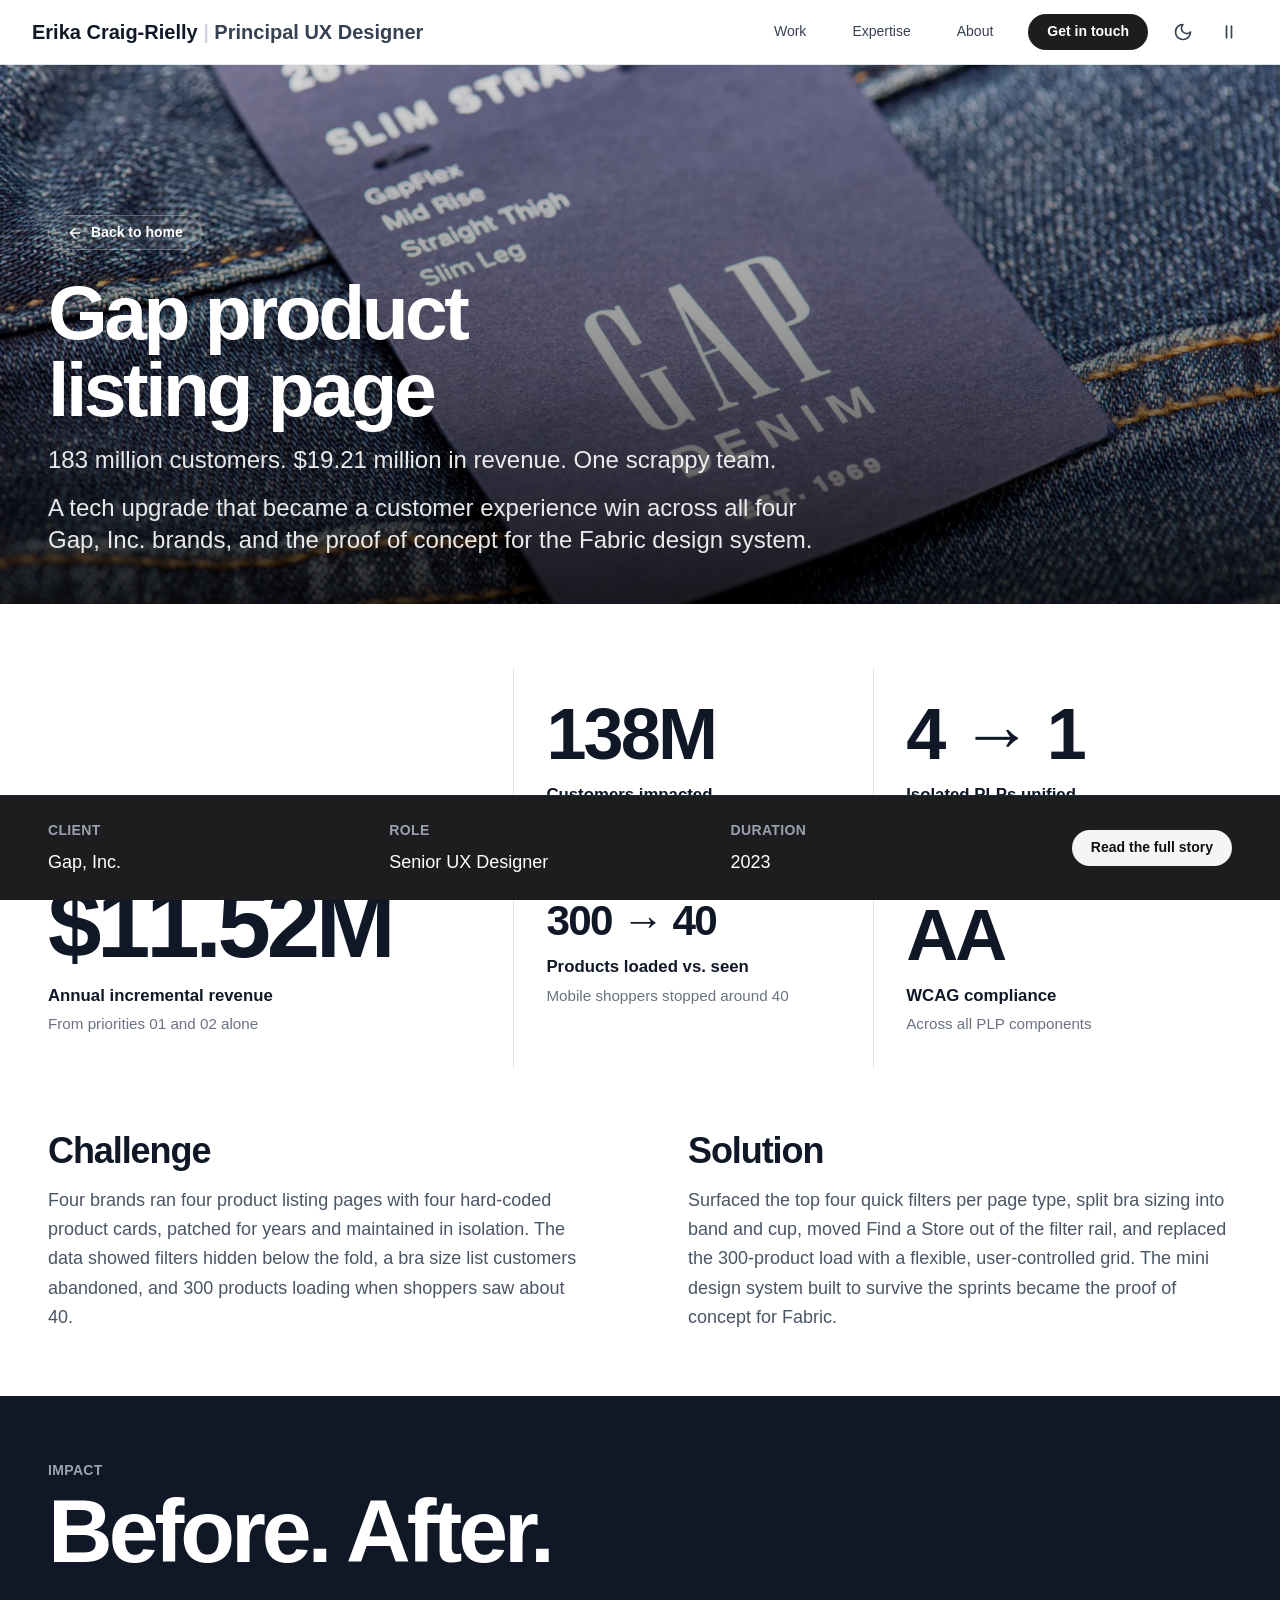
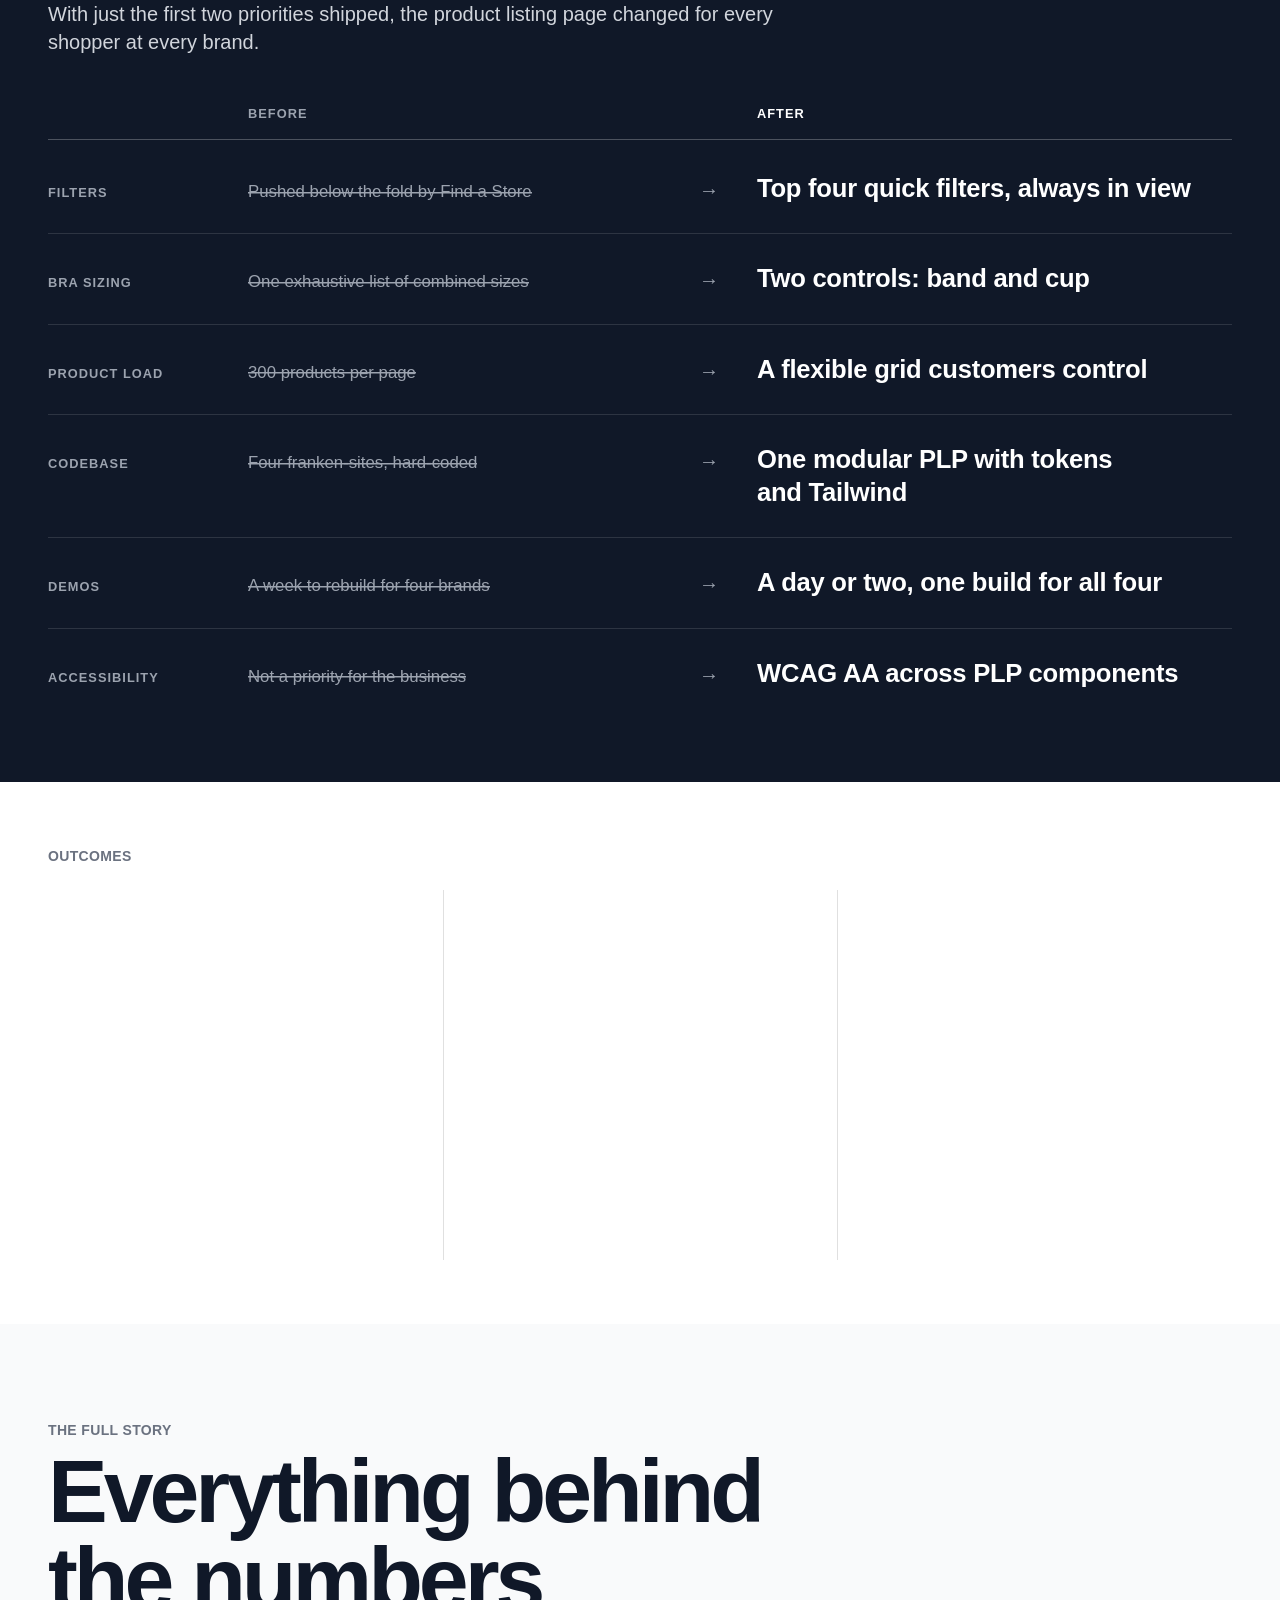
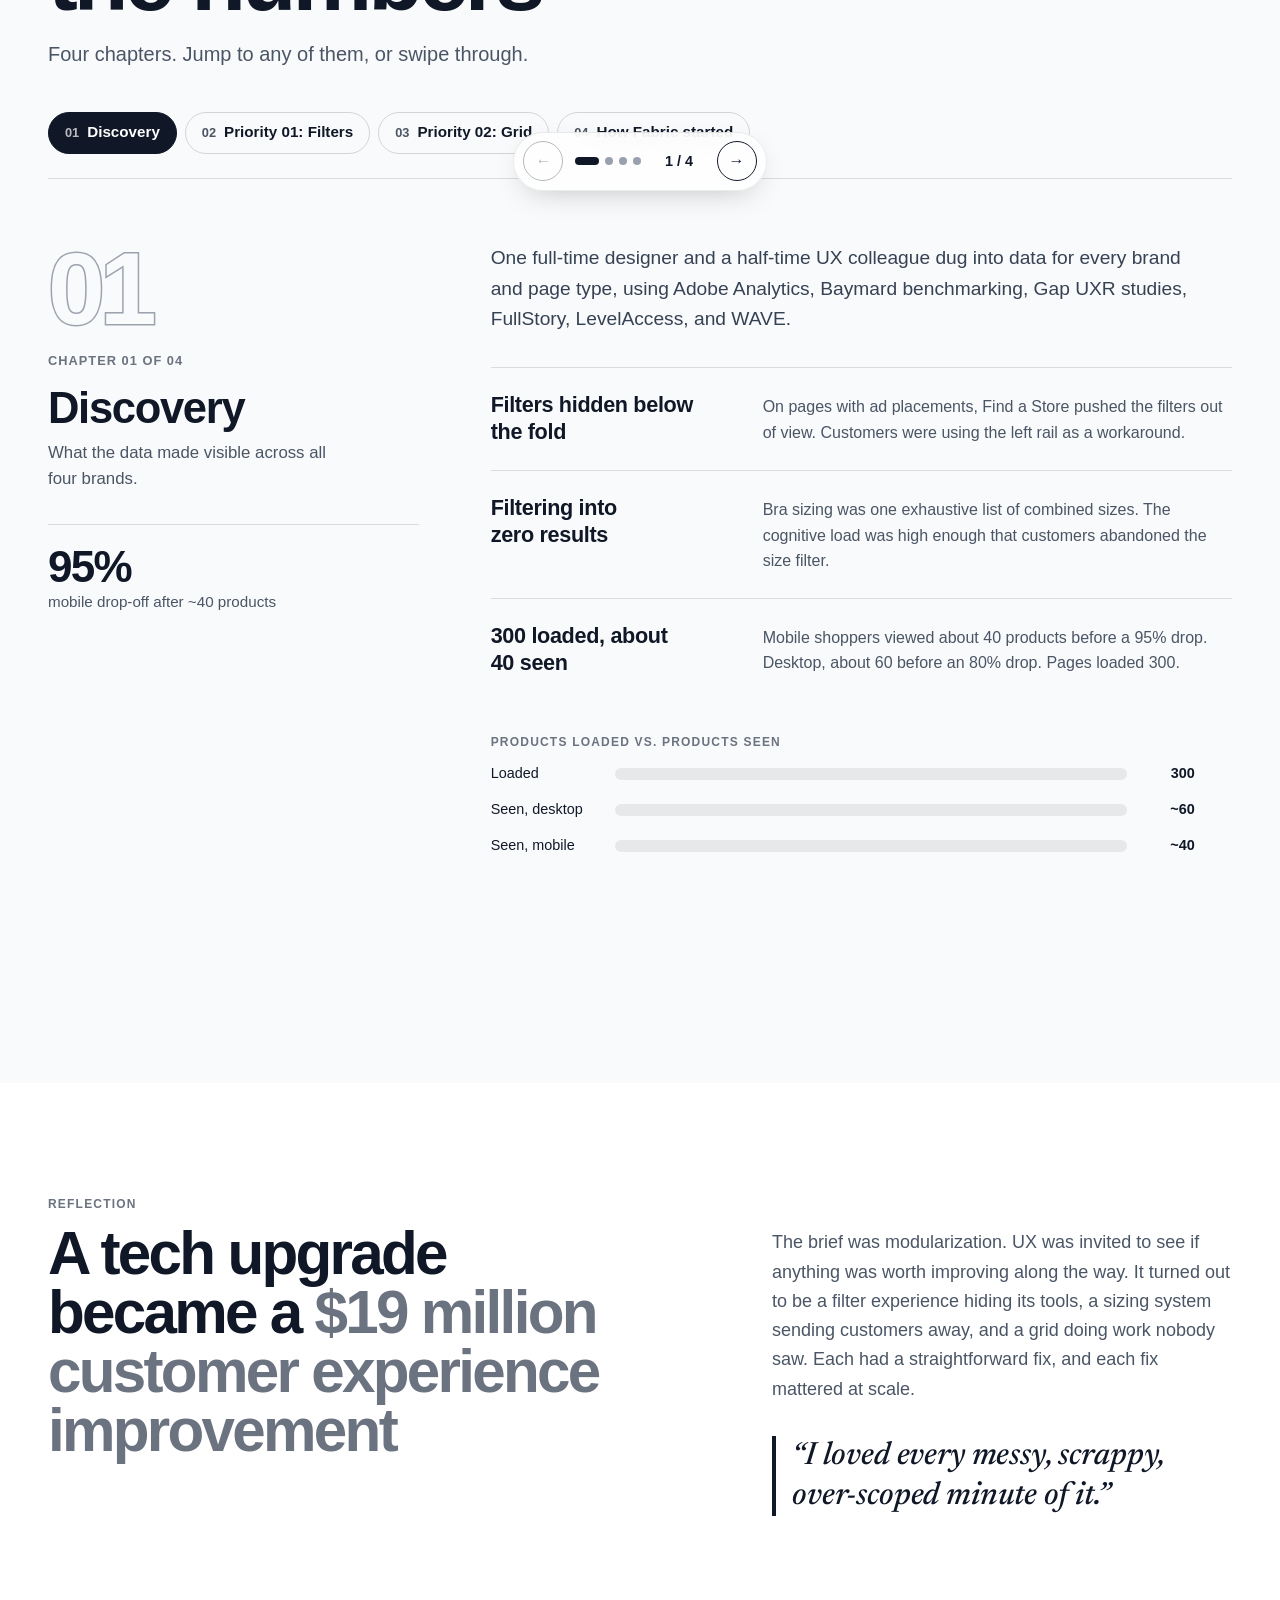
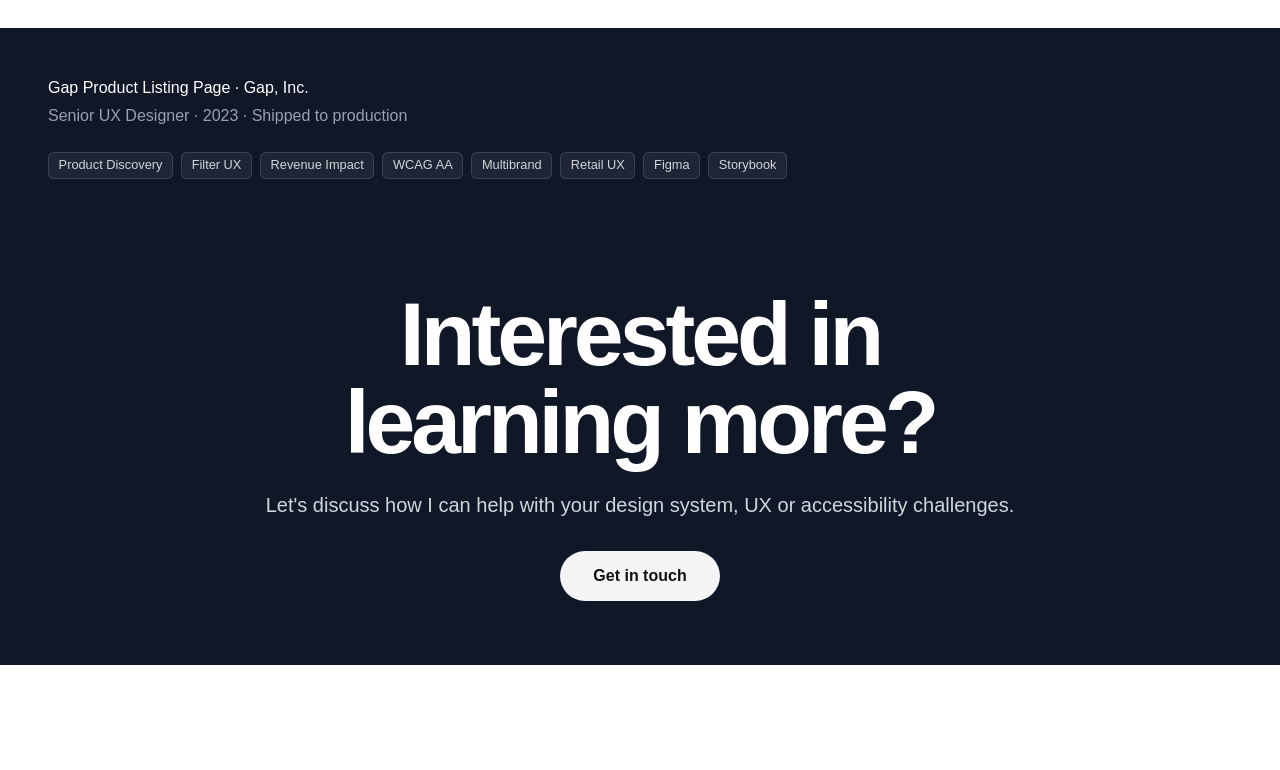
<file: gap-plp.html>
<!doctype html><html lang="en"><head><meta charset="utf-8"><meta name="viewport" content="width=device-width, initial-scale=1, viewport-fit=cover"><title>Gap product listing page | Erika Craig-Rielly</title>
<meta name="description" content="A product listing page upgrade for 183 million Gap, Inc. customers that earned $19.21 million and became the proof of concept for Fabric.">
<link rel="canonical" href="https://molecularleveldesigns.com/gap-plp.html">
<meta property="og:site_name" content="Erika Craig-Rielly">
<meta property="og:type" content="article">
<meta property="og:url" content="https://molecularleveldesigns.com/gap-plp.html">
<meta property="og:title" content="Gap product listing page | Erika Craig-Rielly">
<meta property="og:description" content="A product listing page upgrade for 183 million Gap, Inc. customers that earned $19.21 million and became the proof of concept for Fabric.">
<meta property="og:image" content="https://molecularleveldesigns.com/og-gap-plp.jpg">
<meta property="og:image:width" content="1200">
<meta property="og:image:height" content="630">
<meta property="og:image:alt" content="Gap product listing page | Erika Craig-Rielly">
<meta name="twitter:card" content="summary_large_image">
<meta name="twitter:title" content="Gap product listing page | Erika Craig-Rielly">
<meta name="twitter:description" content="A product listing page upgrade for 183 million Gap, Inc. customers that earned $19.21 million and became the proof of concept for Fabric.">
<meta name="twitter:image" content="https://molecularleveldesigns.com/og-gap-plp.jpg">
<meta name="theme-color" content="#ffffff" media="(prefers-color-scheme: light)">
<meta name="theme-color" content="#0a0f1a" media="(prefers-color-scheme: dark)">
<link rel="icon" href="favicon.svg" type="image/svg+xml">
<link rel="icon" href="favicon-32.png" sizes="32x32" type="image/png">
<link rel="alternate icon" href="favicon.ico" sizes="any">
<link rel="apple-touch-icon" href="apple-touch-icon.png">

<link rel="stylesheet" href="site.css">
<script>
/* Pick light/dark before first paint. The viewer's data-theme wins; otherwise follow the OS. */
(function(){var r=document.documentElement,t=r.getAttribute('data-theme'),m=matchMedia('(prefers-color-scheme: dark)').matches;
if(t==='dark'||(t!=='light'&&m))r.classList.add('dark');})();
</script>
<style>
/* Motion layer on top of the existing site styles. Colors come from the site's own Tailwind tokens. */
:root{--ease-out:cubic-bezier(.16,1,.3,1);--ease-io:cubic-bezier(.65,0,.35,1);--page:#fff;--ink:#101828;color-scheme:light}
:root.dark{--page:#000;--ink:#fff;color-scheme:dark}
html{scroll-padding-top:72px}
html.ready{scroll-behavior:smooth}
html,body{overflow-x:clip}
body{background:var(--page);color:var(--ink);font-family:-apple-system,BlinkMacSystemFont,"Segoe UI",Roboto,"Helvetica Neue",Arial,sans-serif;-webkit-font-smoothing:antialiased}
#topnav{padding-top:env(safe-area-inset-top,0px)}
.dark .i-moon,html:not(.dark) .i-sun{display:none}
.paused .i-pause,html:not(.paused) .i-play{display:none}

/* small utility gaps not in the compiled stylesheet */
@media (min-width:48rem){.md\:inline-block{display:inline-block}}
.mb-4{margin-bottom:1rem}.object-left{object-position:left}.select-all{user-select:all}

/* scroll progress */
.progress{position:fixed;inset:0 0 auto;height:2px;z-index:60;background:var(--ink);transform-origin:0 50%;transform:scaleX(var(--p,0));opacity:.85;pointer-events:none}
#topnav{transition:box-shadow .4s var(--ease-out),background-color .3s}
#topnav.scrolled{box-shadow:0 8px 30px -12px rgb(0 0 0 / .18)}

/* hero entrance */
@keyframes rise{from{opacity:0;transform:translateY(28px);filter:blur(8px)}to{opacity:1;transform:none;filter:none}}
.enter{animation:rise 1s var(--ease-out) both;animation-delay:calc(var(--d,0) * 110ms + 80ms)}

/* rotating headline */
.rotator .words{display:inline-grid;justify-items:center}
/* every phrase on one line, so the block height never changes */
.rotator{font-size:1em;line-height:1.15;white-space:nowrap;margin-top:.12em;letter-spacing:-.01em}
@media (max-width:480px){#hero-heading{font-size:2.125rem}}
@media (min-width:768px){#hero-heading{font-size:5rem}}
.rotator .word{grid-area:1/1;display:inline-block;opacity:0;transform:translateY(.45em);filter:blur(10px);transition:opacity .7s var(--ease-out),transform .8s var(--ease-out),filter .7s var(--ease-out)}
.rotator .word.is-on{opacity:1;transform:none;filter:none}
.rotator .word.is-out{opacity:0;transform:translateY(-.45em);filter:blur(10px)}

/* hero background drift + parallax */
.hero-bg{transform:scale(1.12) scaleY(var(--flip,1));animation:drift 38s var(--ease-io) infinite alternate;will-change:transform}
.hero-bg.flip{--flip:-1}
@keyframes drift{from{transform:translate3d(-1.5%,0,0) scale(1.12) scaleY(var(--flip,1))}to{transform:translate3d(1.5%,-2%,0) scale(1.2) scaleY(var(--flip,1))}}

/* ===== "What I'm up to": bento grid (featured tile + five) ===== */
.now-head{display:flex;flex-wrap:wrap;align-items:flex-end;justify-content:space-between;gap:.75rem 2rem;margin-bottom:2.5rem}
.now-sub{display:inline-flex;align-items:center;gap:.6rem;font-size:.95rem;font-weight:500;color:#4b5563}
.dark .now-sub{color:#9ca3af}
.now-live{width:.55rem;height:.55rem;border-radius:50%;background:#16a34a;box-shadow:0 0 0 0 rgb(22 163 74 / .5);animation:livePulse 2.4s ease-out infinite}
@keyframes livePulse{0%{box-shadow:0 0 0 0 rgb(22 163 74 / .45)}70%,100%{box-shadow:0 0 0 .5rem rgb(22 163 74 / 0)}}
.now-grid{display:grid;gap:1rem;grid-template-columns:1fr}
.now-tile{position:relative;display:flex;flex-direction:column;gap:.75rem;padding:1.5rem;border-radius:1rem;background:#f9fafb;border:1px solid #e5e7eb;transition:border-color .2s ease,background-color .2s ease}
.now-tile:hover{border-color:#9ca3af}
.dark .now-tile{background:rgb(255 255 255 / .04);border-color:rgb(255 255 255 / .1)}
.dark .now-tile:hover{border-color:rgb(255 255 255 / .35)}
.now-tile .tag{align-self:flex-start}
.now-tile h3{font-size:1.25rem;line-height:1.25;font-weight:600;color:#111827;letter-spacing:-.01em}
.dark .now-tile h3{color:#fff}
.now-tile p{color:#4b5563;line-height:1.6;font-size:.975rem}
.dark .now-tile p{color:#d1d5db}
.now-tile a,.dark .now-tile a{color:inherit!important;text-decoration:underline;text-underline-offset:3px;text-decoration-thickness:1px;text-decoration-color:currentColor;transition:text-decoration-thickness .15s}
.now-tile a:hover{text-decoration-thickness:2px}
.now-feat{background:#1d1d1f;border-color:#1d1d1f;padding:2rem;justify-content:flex-end;min-height:20rem}
.now-feat:hover{border-color:#6b7280}
.dark .now-feat{background:#f5f5f7;border-color:#f5f5f7}
.dark .now-feat:hover{border-color:#fff}
.now-feat h3{font-size:clamp(1.75rem,3.2vw,2.75rem);line-height:1.08;letter-spacing:-.025em;color:#fff;max-width:14ch}
.now-feat p{color:#d1d5db;font-size:1.05rem;max-width:46ch}
.dark .now-feat h3{color:#111}
.dark .now-feat p{color:#374151}
.dark .now-feat .tag{background:#fff;border-color:#d1d5db;color:#374151}
.now-feat::before{content:"";position:absolute;inset:0;border-radius:inherit;pointer-events:none;opacity:.5;
  background-image:radial-gradient(rgb(255 255 255 / .22) 1px,transparent 1.2px);background-size:22px 22px;
  -webkit-mask-image:linear-gradient(200deg,#000 0%,transparent 55%);mask-image:linear-gradient(200deg,#000 0%,transparent 55%)}
.dark .now-feat::before{background-image:radial-gradient(rgb(0 0 0 / .18) 1px,transparent 1.2px)}
.now-feat>*{position:relative}
@media (min-width:768px){
  .now-grid{grid-template-columns:repeat(6,1fr)}
  .now-tile{grid-column:span 3}
}
@media (min-width:1024px){
  .now-grid{grid-template-columns:repeat(12,1fr);grid-auto-rows:auto}
  .now-feat{grid-column:1 / span 7;grid-row:1 / span 2}
  .now-tile:nth-child(2),.now-tile:nth-child(3){grid-column:8 / span 5}
  .now-tile:nth-child(n+4){grid-column:span 4}
}
@supports (animation-timeline: view()){
  .now-tile{animation:reveal linear both;animation-timeline:view(block 0% calc(25% + var(--foot, 0px)));animation-range:entry calc(var(--i) * 5%) cover calc(22% + var(--i) * 3%)}
}
@media (prefers-reduced-motion: reduce){.now-tile{animation:none!important}.now-live{animation:none}}
html.paused .now-live{animation:none}

/* ===== Expertise explorer: big skill list (left) + detail panel with linked case studies (right) ===== */
.xe{display:grid;gap:1rem}
.xe-tab{all:unset;box-sizing:border-box;display:flex;align-items:baseline;gap:1rem;width:100%;cursor:default}
.xe-n{font-size:.8rem;font-weight:600;letter-spacing:.08em;color:#6b7280;font-variant-numeric:tabular-nums}
.xe-name{font-size:1.5rem;font-weight:700;letter-spacing:-.02em;line-height:1.15;color:#101828}
.dark .xe-name{color:#fff}
.xe-panel{position:relative;overflow:hidden;padding:1.5rem;border-radius:1.25rem;background:#fff;border:1px solid #e5e7eb;margin-top:.75rem}
.dark .xe-panel{background:#111827;border-color:rgb(255 255 255 / .1)}
.xe-big{position:absolute;right:-.06em;top:-.22em;font-size:9rem;font-weight:800;line-height:1;letter-spacing:-.04em;color:transparent;-webkit-text-stroke:1.5px #e5e7eb;paint-order:stroke fill;pointer-events:none}
.dark .xe-big{-webkit-text-stroke-color:rgb(255 255 255 / .1)}
.xe-ic{position:relative;width:3rem;height:3rem;border-radius:.85rem;display:grid;place-items:center;background:#101828;color:#fff;margin-bottom:1.25rem}
.dark .xe-ic{background:#fff;color:#101828}
.xe-h{display:none}
.xe-p{position:relative;font-size:1.1rem;line-height:1.6;color:#374151;max-width:38ch}
.dark .xe-p{color:#d1d5db}
.xe-seen{position:relative;margin-top:1.5rem;padding-top:1.25rem;border-top:1px solid #e5e7eb}
.dark .xe-seen{border-top-color:rgb(255 255 255 / .1)}
.xe-lab{font-size:.75rem;font-weight:600;letter-spacing:.1em;text-transform:uppercase;color:#6b7280;margin-bottom:.75rem}
.xe-chips{display:flex;flex-wrap:wrap;gap:.5rem}
.xe-chips svg{width:.9rem;height:.9rem}
.xe-item{padding:1.5rem 0;border-top:1px solid rgb(0 0 0 / .1)}
.dark .xe-item{border-top-color:rgb(255 255 255 / .12)}
@media (max-width:63.99rem){
  .xe{gap:0}
  .xe-item{padding:1.1rem 0}
  .xe-item:last-child{border-bottom:1px solid rgb(0 0 0 / .1)}
  .dark .xe-item:last-child{border-bottom-color:rgb(255 255 255 / .12)}
  .xe-tab{cursor:pointer;align-items:center}
  .xe-tab::after{content:"";margin-left:auto;width:.6rem;height:.6rem;border-right:2px solid currentColor;border-bottom:2px solid currentColor;transform:rotate(45deg) translate(-2px,-2px);transition:transform .25s ease;color:#6b7280}
  .xe-item.is-on .xe-tab::after{transform:rotate(-135deg)}
  .xe-item:not(.is-on) .xe-panel{display:none}
  .xe-tab:focus-visible{outline:2px solid currentColor;outline-offset:4px;border-radius:4px}
}
@media (min-width:64rem){
  .xe{grid-template-columns:minmax(0,5fr) minmax(0,7fr);grid-auto-rows:auto;column-gap:4rem;row-gap:0;align-items:start}
  .xe-item{display:contents}
  .xe-tab{grid-column:1;position:relative;padding:1.1rem 0 1.1rem 1.25rem;border-top:1px solid rgb(0 0 0 / .1);cursor:pointer}
  .dark .xe-tab{border-top-color:rgb(255 255 255 / .12)}
  .xe-item:last-child .xe-tab{border-bottom:1px solid rgb(0 0 0 / .1)}
  .dark .xe-item:last-child .xe-tab{border-bottom-color:rgb(255 255 255 / .12)}
  .xe-tab::before{content:"";position:absolute;left:0;top:.9rem;bottom:.9rem;width:3px;border-radius:3px;background:#101828;transform:scaleY(0);transition:transform .35s cubic-bezier(.2,.8,.2,1)}
  .dark .xe-tab::before{background:#fff}
  .xe-name{font-size:clamp(1.6rem,2.6vw,2.4rem);color:#9ca3af;transition:color .2s ease}
  .dark .xe-name{color:#6b7280}
  .xe-tab:hover .xe-name{color:#4b5563}
  .dark .xe-tab:hover .xe-name{color:#d1d5db}
  .xe-item.is-on .xe-name{color:#101828}
  .dark .xe-item.is-on .xe-name{color:#fff}
  .xe-item.is-on .xe-tab::before{transform:scaleY(1)}
  .xe-tab:focus-visible{outline:2px solid currentColor;outline-offset:2px;border-radius:4px}
  .xe-panel{grid-column:2;grid-row:1 / span 6;margin-top:0;padding:2.5rem;min-height:100%;position:sticky;top:6rem;
    opacity:0;visibility:hidden;transform:translateY(10px);transition:opacity .35s ease,transform .45s cubic-bezier(.2,.8,.2,1),visibility 0s .45s}
  .xe-item.is-on .xe-panel{opacity:1;visibility:visible;transform:none;transition:opacity .35s ease .05s,transform .45s cubic-bezier(.2,.8,.2,1) .05s,visibility 0s}
  .xe-h{display:block;position:relative;font-size:1.75rem;font-weight:700;letter-spacing:-.02em;color:#101828;margin-bottom:.75rem}
  .dark .xe-h{color:#fff}
  .xe-p{font-size:1.25rem}
  .xe-big{font-size:14rem}
}
@media (prefers-reduced-motion: reduce){.xe-panel,.xe-tab::before{transition:none!important;transform:none!important}}

/* typography: no widows or orphans anywhere (even line breaks for body copy, balanced headings) */
p,li,dd,dt,blockquote,figcaption{text-wrap:pretty}
h1,h2,h3,h4,h5,h6{text-wrap:balance}

/* mobile menu (below 768px the nav links collapse behind a menu button) */
.nav-menu-btn .i-close,.nav-menu-btn[aria-expanded=true] .i-menu{display:none}
.nav-menu-btn[aria-expanded=true] .i-close{display:inline}
.mobile-menu{display:grid;gap:0;padding:.25rem 0 1.5rem}
.mobile-menu .mm-link{display:block;padding:.9rem 0;font-size:1.25rem;font-weight:600;letter-spacing:-.01em;color:#101828;border-bottom:1px solid rgb(0 0 0 / .08);text-decoration:none}
.dark .mobile-menu .mm-link{color:#fff;border-bottom-color:rgb(255 255 255 / .1)}
.mobile-menu .btn{justify-self:start;margin-top:1.25rem}
.mobile-menu .btn svg{width:.9rem;height:.9rem}
@media (min-width:48rem){.nav-menu-btn,.mobile-menu{display:none!important}}

/* ===== Accessibility pass ===== */
/* contrast: small gray labels reach 4.5:1 and large gray display text reaches 3:1, in both themes */
html:not(.dark) :is(#outcomes-section, .fs-head) .text-gray-400, html:not(.dark) span.text-gray-400{color:#6b7280}
html:not(.dark) .fs-tab:not([aria-selected="true"]) .fs-tab-n{color:#4b5563;opacity:1}
html:not(.dark) .ramp-before span{color:#6b7280}
html:not(.dark) .xe-name{color:#6b7280}
html:not(.dark) .ab-h span{color:#6b7280}
html.dark :is(.sh-kicker,.sh-cat,.wk-client,.wk-lab,.xe-lab,.xe-n,.ab-kicker,.ab-fact dt,.fs-kicker,.ch-label,.n-kind,.ramp-after small,cite,.now-sub){color:#9ca3af}
html.dark figcaption{color:#9ca3af}
/* touch targets: every pagination dot is at least 24px wide */
button.dot{min-width:24px}
/* chapter panels can take keyboard focus (so their content can be scrolled and read) */
.fs-track:focus-visible{outline:2px solid currentColor;outline-offset:4px;border-radius:8px}
/* swipe rows take keyboard focus only while they actually scroll (set in script) */
.swipe-focus:focus-visible{outline:2px solid currentColor;outline-offset:4px;border-radius:8px}
/* pagination dots: each button is a 24px target; the visible dot is drawn inside it */
.sap-pager,.sh-pager{gap:0!important}
button.sap-pip,button.sh-pip{width:24px!important;height:24px!important;min-width:24px;background:none!important;display:inline-flex;align-items:center;justify-content:center;padding:0}
button.sap-pip[aria-current=true],button.sh-pip[aria-current=true]{width:32px!important}
button.sap-pip::before,button.sh-pip::before{content:none!important}
button.sap-pip::after,button.sh-pip::after{content:"";display:block;width:.5rem;height:.5rem;border-radius:9999px;background:#9ca3af;transition:width .3s ease,background-color .3s ease}
button.sap-pip[aria-current=true]::after,button.sh-pip[aria-current=true]::after{width:1.5rem;background:#111827}
.dark button.sap-pip::after,.dark button.sh-pip::after{background:#4b5563}
.dark button.sap-pip[aria-current=true]::after,.dark button.sh-pip[aria-current=true]::after{background:#fff}
.ba-pager button.sap-pip::after{background:#4b5563}
.ba-pager button.sap-pip[aria-current=true]::after{background:#fff}

/* ===== Button system: 2 sizes (sm, lg) x primary / secondary / ghost (+ icon).
   Every button hovers the same way: a color shift only, no movement, no shadow change. ===== */
.btn{display:inline-flex;align-items:center;justify-content:center;gap:.5rem;border-radius:9999px;border:1px solid transparent;font-weight:600;line-height:1.25;white-space:nowrap;text-decoration:none;cursor:pointer;box-shadow:none;transform:none;transition:background-color .5s cubic-bezier(.22,1,.36,1),border-color .5s cubic-bezier(.22,1,.36,1),color .5s cubic-bezier(.22,1,.36,1)}
.btn.hidden{display:none}
@media (min-width:768px){.btn.md\:inline-flex{display:inline-flex}}
.btn-sm{padding:.5rem 1.125rem;font-size:.875rem}
.btn-lg{padding:.875rem 2rem;font-size:1rem}
.btn-icon{padding:.5rem;border-radius:9999px}
.btn:focus-visible{outline:2px solid #1d1d1f;outline-offset:3px}
.dark .btn:focus-visible,.btn.on-dark:focus-visible{outline-color:#fff}
.btn-primary{background:#1d1d1f;color:#fff}
.btn-primary:hover{background:#48484a}
.dark .btn-primary,.btn-primary.on-dark{background:#f5f5f7;color:#111}
.dark .btn-primary:hover,.btn-primary.on-dark:hover{background:#d1d5db}
.btn-secondary{background:#fff;border-color:#d1d5db;color:#111827}
.btn-secondary:hover{background:#e5e7eb;border-color:#9ca3af}
.dark .btn-secondary,.btn-secondary.on-dark{background:rgb(255 255 255 / .08);border-color:rgb(255 255 255 / .25);color:#fff}
.dark .btn-secondary:hover,.btn-secondary.on-dark:hover{background:#3a3a3c;border-color:rgb(255 255 255 / .45)}
.btn-ghost{background:transparent;color:#374151;font-weight:500}
.btn-ghost:hover{background:#e5e7eb;color:#111827}
.dark .btn-ghost{color:#d1d5db}
.dark .btn-ghost:hover{background:#3a3a3c;color:#fff}
/* round arrow buttons use the same hover as secondary */
.wk-arrows button:hover:not(:disabled),.fs-pager button.fs-prev:hover:not(:disabled),.fs-pager button.fs-next:hover:not(:disabled){background:#e5e7eb;color:#111827}
.dark .wk-arrows button:hover:not(:disabled),.dark .fs-pager button.fs-prev:hover:not(:disabled),.dark .fs-pager button.fs-next:hover:not(:disabled){background:#3a3a3c;color:#fff}

/* magnetic buttons */
.magnet{display:inline-flex;align-items:center;gap:.5rem;transform:translate(var(--mx,0),var(--my,0));transition:transform .35s var(--ease-out),box-shadow .3s,background-color .3s}

/* case study imagery: hover */
.cs-frame{transition:box-shadow .7s var(--ease-out)}
.group:hover .cs-frame{box-shadow:0 40px 80px -30px rgb(0 0 0 / .35)}
.cs-img{transition:transform 1.1s var(--ease-out)}
.group:hover .cs-img{transform:scale(1.05)}
.gap-logo{transition:transform 1.1s var(--ease-out)}
.group:hover .gap-logo{transform:translate(-50%,-50%) scale(.96)}
.cs-pill{transition:background-color .3s,transform .5s var(--ease-out)}
.group:hover .cs-pill{background:rgb(0 0 0 / .62);transform:translateY(-4px)}
.ic{transition:transform .5s var(--ease-out)}
.outcome:hover .ic,.exp-card:hover .ic{transform:rotate(-8deg) scale(1.08)}
.exp-card,.now-card{transition:transform .5s var(--ease-out),box-shadow .5s,border-color .3s}
.exp-card:hover,.now-card:hover{transform:translateY(-6px)}

/* filter transitions */
.case{transition:opacity .45s var(--ease-out),transform .45s var(--ease-out)}
.case.is-leaving{opacity:0;transform:translateY(16px)}
.case[hidden]{display:none}

/* now carousel: full-bleed like the original */
.now-track{margin-left:calc(50% - 50vw);width:100vw;padding-left:max(24px,calc(50vw - 50% + 0px));padding-right:max(24px,calc(50vw - 50%))}
@media (min-width:80rem){.now-track{padding-left:calc(50vw - 40rem + 2rem);padding-right:calc(50vw - 40rem + 2rem)}}

/* skater: idle glide */
.skater{transform-origin:45% 98%;animation:glide 5.5s var(--ease-io) infinite}
@keyframes glide{0%,100%{transform:rotate(-2.5deg) translateX(-6px)}50%{transform:rotate(2.5deg) translateX(10px)}}

/* scroll-driven reveals. Without support, everything simply stays visible. */
@supports (animation-timeline: view()){
  @keyframes reveal{from{opacity:0;transform:translateY(48px)}to{opacity:1;transform:none}}
  @keyframes unclip{from{clip-path:inset(7% 5% 7% 5% round 48px);transform:scale(.97)}to{clip-path:inset(0 0 0 0 round 24px);transform:none}}
  @keyframes parallax{from{transform:scale(1.14) translateY(-4%)}to{transform:scale(1.04) translateY(4%)}}
  @keyframes slideL{from{opacity:0;transform:translateX(56px)}to{opacity:1;transform:none}}
  @keyframes skateIn{from{opacity:0;translate:120px 0}to{opacity:1;translate:0 0}}
  @keyframes track{from{letter-spacing:.06em;opacity:.2}to{letter-spacing:-.025em;opacity:1}}

  .rv-head{animation:reveal linear both;animation-timeline:view(block 0% calc(25% + var(--foot, 0px)));animation-range:entry 5% cover 28%}
  .big-head{animation-name:track}
  .cs-frame{animation:unclip linear both;animation-timeline:view(block 0% calc(25% + var(--foot, 0px)));animation-range:entry 0% cover 40%}
  .cs-parallax{animation:parallax linear both;animation-timeline:view(block 0% calc(25% + var(--foot, 0px)));animation-range:cover 0% cover 100%}
  .cs-copy{animation:reveal linear both;animation-timeline:view(block 0% calc(25% + var(--foot, 0px)));animation-range:entry 0% cover 25%}
  .outcome{animation:slideL linear both;animation-timeline:view(block 0% calc(25% + var(--foot, 0px)));animation-range:entry calc(var(--i) * 12%) cover calc(18% + var(--i) * 5%)}
  #now{view-timeline-name:--now;view-timeline-inset:0% calc(25% + var(--foot, 0px))}
  .now-card{animation:slideL linear both;animation-timeline:--now;animation-range:entry calc(5% + var(--i) * 6%) cover calc(30% + var(--i) * 4%)}
  .exp-card{animation:reveal linear both;animation-timeline:view(block 0% calc(25% + var(--foot, 0px)));animation-range:entry calc(var(--i) * 6%) cover calc(22% + var(--i) * 3%)}
  .skater-wrap{animation:skateIn linear both;animation-timeline:view(block 0% calc(25% + var(--foot, 0px)));animation-range:entry 0% cover 35%}

  /* case study page */
  @keyframes fillX{from{transform:scaleX(0)}to{transform:scaleX(1)}}
  @keyframes growY{from{transform:scaleY(0)}to{transform:scaleY(1)}}
  @keyframes pop{from{opacity:0;transform:scale(.6)}to{opacity:1;transform:none}}
  @keyframes slideR{from{opacity:0;transform:translateX(-56px)}to{opacity:1;transform:none}}
  @keyframes heroOut{to{transform:scale(1.08) translateY(6%);filter:brightness(.8)}}
  .rv{animation:reveal linear both;animation-timeline:view(block 0% calc(25% + var(--foot, 0px)));animation-range:entry calc(var(--i,0) * 6%) cover calc(24% + var(--i,0) * 3%)}
  .quote{position:relative}
  .quote::before{content:"";position:absolute;left:0;top:0;bottom:0;width:4px;background:currentColor;transform-origin:50% 0;animation:growY linear both;animation-timeline:view(block 0% calc(25% + var(--foot, 0px)));animation-range:entry 10% cover 35%}
  .chip{animation:pop linear both;animation-timeline:view(block 0% calc(25% + var(--foot, 0px)));animation-range:entry calc(var(--i,0) * 4%) cover calc(20% + var(--i,0) * 3%)}
  .from-left{animation:slideR linear both;animation-timeline:view(block 0% calc(25% + var(--foot, 0px)));animation-range:entry 0% cover 30%}
  .from-right{animation:slideL linear both;animation-timeline:view(block 0% calc(25% + var(--foot, 0px)));animation-range:entry 0% cover 30%}
  .steps{view-timeline-name:--steps;view-timeline-inset:0% calc(25% + var(--foot, 0px));position:relative}
  .steps-line{position:absolute;left:-14px;top:24px;bottom:24px;width:2px;background:currentColor;opacity:.5;transform-origin:50% 0;animation:growY linear both;animation-timeline:--steps;animation-range:contain 0% contain 100%}
  .cs-hero-img{animation:heroOut linear both;animation-timeline:scroll(root);animation-range:0 70vh}
}
@media (max-width:63.99rem){.steps-line{display:none}}
.cs-hero-img{transform-origin:50% 30%}
@media (min-width:48rem){body.cs-page{--foot:110px}}
.bar-fill{transform-origin:0 50%;transition:transform 1.3s var(--ease-out) .1s}
.bar-fill.pre{transform:scaleX(0);transition:none}
@keyframes kenburns{from{scale:1.12}to{scale:1}}
.cs-hero-wrap{animation:kenburns 2.4s var(--ease-out) both}
.step{transition:background-color .4s,transform .5s var(--ease-out)}
.step:hover{transform:translateX(6px)}
.step .num{transition:color .4s}
.step:hover .num{color:currentColor}
.brand-card{transition:transform .5s var(--ease-out),box-shadow .5s}
.brand-card:hover{transform:translateY(-4px);box-shadow:0 20px 40px -24px rgb(0 0 0 / .3);position:relative;z-index:1}


/* overview: sticky intro + constraint list that highlights the one in focus */
.ov-grid{display:grid;gap:3rem}
@media (min-width:64rem){.ov-grid{grid-template-columns:minmax(0,2fr) minmax(0,1fr);gap:5rem;align-items:start}.ov-intro{position:sticky;top:7rem}.ov-intro h2{font-size:clamp(3.5rem,5.6vw,5.5rem);line-height:1.02;letter-spacing:-.03em}}
.ov-count{margin-top:2.5rem;font-variant-numeric:tabular-nums;font-weight:700;font-size:1rem;letter-spacing:.04em;display:none}
@media (min-width:64rem){.ov-count{display:block}}
.ov-now{display:inline-block;font-size:3rem;line-height:1;transition:transform .5s var(--ease-out)}
.ov-of{color:rgb(107 114 128)}
.ov-list{list-style:none;margin:0;padding:0}
.ov-item{position:relative;display:grid;grid-template-columns:1fr;gap:.75rem;padding:2rem 0 2rem 1.25rem;border-top:1px solid rgb(0 0 0 / .1)}
.dark .ov-item{border-top-color:rgb(255 255 255 / .12)}
.ov-item:first-child{border-top:0;padding-top:0}
.ov-item:first-child::before{top:0}
.ov-item:last-child{padding-bottom:0}
.ov-item:last-child::before{bottom:0}
.ov-item::before{content:"";position:absolute;left:0;top:2rem;bottom:2rem;width:3px;border-radius:3px;background:currentColor;transform:scaleY(0);transform-origin:50% 0;transition:transform .6s var(--ease-out)}
.ov-num{font-size:2.25rem;line-height:1;font-weight:700;font-variant-numeric:tabular-nums;color:transparent;-webkit-text-stroke:1.5px rgb(156 163 175);transition:color .5s var(--ease-out),-webkit-text-stroke-color .5s}
.ov-body{transition:transform .6s var(--ease-out)}
.ov-item.is-active::before,.ov-static .ov-item::before{transform:scaleY(1)}
.ov-item.is-active .ov-num,.ov-static .ov-num{color:currentColor;-webkit-text-stroke-color:currentColor}
.ov-item.is-active .ov-body{transform:translateX(6px)}
.ov-item h3{font-size:1.25rem;line-height:1.3;margin-bottom:.5rem}
.ov-item p{font-size:1rem;line-height:1.6}


/* case study key numbers: one hero figure + four supporting figures, hairline dividers */
.sx{display:grid;grid-template-columns:repeat(2,minmax(0,1fr));margin-bottom:4rem;border-top:1px solid rgb(0 0 0 / .12)}
.dark .sx{border-top-color:rgb(255 255 255 / .14)}
.sx-cell{padding:1.75rem 1.25rem 1.75rem 0;border-bottom:1px solid rgb(0 0 0 / .12);display:flex;flex-direction:column;gap:.35rem;min-width:0}
.dark .sx-cell{border-bottom-color:rgb(255 255 255 / .14)}
.sx-cell.hero{grid-column:1 / -1}
@media (max-width:63.99rem){.sx{border-top:0}.sx-cell.hero{padding-top:0}.sx-cell:nth-child(4),.sx-cell:nth-child(5){border-bottom:0;padding-bottom:0}}
.sx-num{font-weight:700;letter-spacing:-.04em;line-height:.95;font-variant-numeric:tabular-nums;font-size:clamp(2.75rem,6vw,4.5rem);white-space:nowrap}
.sx-cell.hero .sx-num{font-size:clamp(6rem,16vw,12rem);letter-spacing:-.06em}
.sx-plus{font-size:.7em;letter-spacing:-.02em;margin-left:.06em;vertical-align:.38em;opacity:.55}
.sx-lab{font-weight:600;font-size:1.05rem;margin-top:.5rem}
.sx-sub{font-size:.95rem}
@media (min-width:64rem){
  .sx{grid-template-columns:minmax(0,1.3fr) repeat(2,minmax(0,1fr));border-top:0}
  .sx-cell{padding:2rem 2rem}
  .sx-cell.hero{grid-column:1;grid-row:1 / span 2;padding-left:0;justify-content:flex-end;border-bottom:0;border-right:1px solid rgb(0 0 0 / .12)}
  .dark .sx-cell.hero{border-right-color:rgb(255 255 255 / .14)}
  .sx-cell:nth-child(2),.sx-cell:nth-child(3){border-bottom:1px solid rgb(0 0 0 / .12)}
  .sx-cell:nth-child(4),.sx-cell:nth-child(5){border-bottom:0}
  .sx-cell:nth-child(3),.sx-cell:nth-child(5){border-left:1px solid rgb(0 0 0 / .12)}
  .dark .sx-cell:nth-child(3),.dark .sx-cell:nth-child(5){border-left-color:rgb(255 255 255 / .14)}
}


/* challenge / solution: two columns on desktop, swipeable cards with dots on phones */
.cs-swipe{display:grid;gap:3rem;position:relative}
@media (min-width:48rem){.cs-swipe{grid-template-columns:repeat(2,minmax(0,1fr))}.cs-dots{display:none}}
@media (max-width:47.99rem){
  .cs-swipe{display:flex;gap:1rem;overflow-x:auto;scroll-snap-type:x mandatory;margin-inline:-1.5rem;padding-inline:1.5rem;scroll-padding-inline:1.5rem;scrollbar-width:none;padding-block:.25rem}
  .cs-swipe::-webkit-scrollbar{display:none}
  .cs-swipe>div{flex:0 0 85%;scroll-snap-align:center;padding:1.5rem;border-radius:1rem;background:#f9fafb;border:1px solid #e5e7eb}
  .dark .cs-swipe>div{background:#1f2937;border-color:#374151}
}


/* full story: native disclosure sections, so the skim path stays short */
:root{interpolate-size:allow-keywords}
.fs-head{display:flex;flex-wrap:wrap;align-items:flex-end;justify-content:space-between;gap:1.5rem;margin-bottom:2.5rem}
.fs-toggle{font-weight:600;font-size:.95rem;padding:.6rem 1.1rem;border-radius:999px;border:1px solid currentColor;background:transparent;cursor:pointer;transition:background-color .3s,color .3s}
.fs-toggle:hover{background:rgb(0 0 0 / .06)}
.dark .fs-toggle:hover{background:rgb(255 255 255 / .1)}
.fs{border-top:1px solid rgb(0 0 0 / .12)}
.fs:last-child{border-bottom:1px solid rgb(0 0 0 / .12)}
.dark .fs,.dark .fs:last-child{border-color:rgb(255 255 255 / .14)}
.fs-sum{list-style:none;display:grid;grid-template-columns:minmax(0,1fr) auto;align-items:center;gap:1.5rem;padding:1.75rem 0;cursor:pointer;border-radius:.5rem}
.fs-sum::-webkit-details-marker{display:none}
.fs-text{display:flex;flex-direction:column;gap:.35rem;transition:transform .5s var(--ease-out)}
.fs-sum:hover .fs-text{transform:translateX(6px)}
.fs-title{font-size:clamp(1.5rem,3vw,2.25rem);font-weight:700;letter-spacing:-.02em;line-height:1.15}
.fs-line{font-size:1.05rem}
.fs-icon{position:relative;width:2.75rem;height:2.75rem;border-radius:50%;border:1px solid currentColor;flex:none;transition:transform .5s var(--ease-out),background-color .3s,color .3s}
.fs-icon::before,.fs-icon::after{content:"";position:absolute;left:50%;top:50%;width:14px;height:2px;margin:-1px 0 0 -7px;background:currentColor;border-radius:2px}
.fs-icon::after{transform:rotate(90deg)}
.fs[open] .fs-icon{transform:rotate(135deg)}
.fs-sum:hover .fs-icon{background:currentColor}
.fs-sum:hover .fs-icon::before,.fs-sum:hover .fs-icon::after{background:#fff}
.dark .fs-sum:hover .fs-icon::before,.dark .fs-sum:hover .fs-icon::after{background:#000}
.fs::details-content{block-size:0;overflow-y:clip;transition:block-size .6s var(--ease-out),content-visibility .6s allow-discrete}
.fs[open]::details-content{block-size:auto}
.fs-body{padding:.5rem 0 3rem}
.fs[open] .fs-body{animation:rise .7s var(--ease-out) both}
.fs-dark{border-radius:1.5rem;padding:2rem}
@media (min-width:48rem){.fs-dark{padding:3rem}}

/* process phases: horizontal cards with dots and arrows */
.proc{display:flex;gap:1rem;overflow-x:auto;scroll-snap-type:x mandatory;scrollbar-width:none;position:relative;padding-block:.25rem;outline-offset:4px}
.proc::-webkit-scrollbar{display:none}
.proc-card{flex:0 0 min(85%,380px);scroll-snap-align:start;display:flex;flex-direction:column;padding:1.75rem;border-radius:1rem;transition:transform .5s var(--ease-out),box-shadow .5s}
.proc-card:hover{transform:translateY(-4px);box-shadow:0 20px 40px -24px rgb(0 0 0 / .3)}
.proc-num{font-weight:700;font-size:2.25rem;line-height:1;margin-bottom:1rem;color:transparent;-webkit-text-stroke:1.5px rgb(156 163 175);font-variant-numeric:tabular-nums}
.proc-nav{display:flex;align-items:center;justify-content:space-between;margin-top:.75rem}
.proc-arrows{display:flex;gap:.5rem}
.proc-arrows button{width:2.75rem;height:2.75rem;border-radius:50%;border:1px solid currentColor;background:transparent;color:inherit;font-size:1.1rem;cursor:pointer;transition:background-color .3s,color .3s,opacity .3s}
.proc-arrows button:hover:not(:disabled){background:currentColor}
.proc-arrows button:disabled{opacity:.3;cursor:default}
@media (max-width:47.99rem){.proc-arrows{display:none}}


/* full story as slides: labeled chapter tabs, swipeable track, pager below */
.fs-slider{position:relative}
.fs-tabs{display:flex;gap:.5rem;overflow-x:auto;scrollbar-width:none;padding:.25rem 0 1.5rem;margin-bottom:1rem;border-bottom:1px solid rgb(0 0 0 / .12)}
.dark .fs-tabs{border-bottom-color:rgb(255 255 255 / .14)}
@media (max-width:63.99rem){.fs-tabs{margin-inline:-1.5rem;padding-inline:1.5rem;scroll-padding-inline:1.5rem;border-bottom:0;background:linear-gradient(rgb(0 0 0 / .12),rgb(0 0 0 / .12)) 1.5rem 100% / calc(100% - 3rem) 1px no-repeat}.dark .fs-tabs{background-image:linear-gradient(rgb(255 255 255 / .14),rgb(255 255 255 / .14))}}
.fs-tabs::-webkit-scrollbar{display:none}
.fs-tab{flex:none;display:inline-flex;align-items:center;gap:.5rem;padding:.55rem 1rem;border-radius:999px;font-weight:600;font-size:.95rem;border:1px solid rgb(0 0 0 / .15);background:transparent;color:inherit;cursor:pointer;white-space:nowrap;transition:background-color .3s,color .3s,border-color .3s}
.dark .fs-tab{border-color:rgb(255 255 255 / .2)}
.fs-tab:hover{border-color:currentColor}
.fs-tab-n{font-variant-numeric:tabular-nums;opacity:.5;font-size:.8rem}
.fs-tab[aria-selected="true"]{background:#101828;color:#fff;border-color:#101828}
.dark .fs-tab[aria-selected="true"]{background:#fff;color:#101828;border-color:#fff}
.fs-tab[aria-selected="true"] .fs-tab-n{opacity:.7}
.fs-track{display:flex;align-items:flex-start;column-gap:4rem;overflow-x:auto;overflow-y:hidden;scroll-snap-type:x mandatory;scrollbar-width:none;transition:height .5s var(--ease-out);overscroll-behavior-x:contain}
.fs-track::-webkit-scrollbar{display:none}
.fs-slide{flex:0 0 100%;min-width:0;scroll-snap-align:start;scroll-snap-stop:always;padding:2rem 0 1rem}
.fs-kicker{font-size:.8rem;font-weight:600;letter-spacing:.08em;text-transform:uppercase;color:rgb(107 114 128);margin-bottom:.5rem}
.fs-slide-title{font-size:clamp(2rem,4.5vw,3.5rem);font-weight:700;letter-spacing:-.03em;line-height:1.05;margin-bottom:.75rem}
.fs-slide-line{font-size:1.15rem;max-width:48rem;margin-bottom:2.5rem}
.fs-slide.is-active .fs-slide-in{animation:rise .7s var(--ease-out) both}
.fs-slide .rv,.fs-slide .chip,.fs-slide .from-left,.fs-slide .from-right,.fs-slide .quote::before{animation:none!important}
.fs-slide .ov-intro{position:static}
.fs-slide .ov-count{display:none}
.fs-slide .ov-intro h2{display:none}
.fs-slide .ov-grid{grid-template-columns:1fr}
.fs-slide .ov-list{display:grid;gap:0 3rem}
@media (min-width:64rem){.fs-slide .ov-list{grid-template-columns:1fr 1fr}.fs-slide .ov-item:first-child,.fs-slide .ov-item:nth-child(2){border-top:0;padding-top:0}.fs-slide .ov-item:last-child{padding-bottom:2rem}}
.fs-pager{position:sticky;bottom:calc(var(--foot,0px) + 1rem);z-index:5;display:flex;align-items:center;justify-content:center;gap:.75rem;margin:1.5rem auto 0;width:fit-content;padding:.4rem .6rem;border-radius:999px;background:rgb(255 255 255 / .85);backdrop-filter:blur(12px);-webkit-backdrop-filter:blur(12px);box-shadow:0 10px 30px -12px rgb(0 0 0 / .25);border:1px solid rgb(0 0 0 / .08)}
.dark .fs-pager{background:rgb(17 24 39 / .85);border-color:rgb(255 255 255 / .12)}
.fs-pager button.fs-prev,.fs-pager button.fs-next{width:2.5rem;height:2.5rem;border-radius:50%;border:1px solid currentColor;background:transparent;color:inherit;cursor:pointer;font-size:1rem;transition:background-color .3s,opacity .3s}
.fs-pager button.fs-prev:hover:not(:disabled),.fs-pager button.fs-next:hover:not(:disabled){background:rgb(0 0 0 / .08)}
.dark .fs-pager button.fs-prev:hover:not(:disabled),.dark .fs-pager button.fs-next:hover:not(:disabled){background:rgb(255 255 255 / .12)}
.fs-pager button:disabled{opacity:.3;cursor:default}
.fs-pos{font-variant-numeric:tabular-nums;font-weight:600;font-size:.9rem;min-width:3.2rem;text-align:center}
@media (max-width:40rem){.fs-pos{display:none}}


/* before / after ledger: one row per dimension, old state struck through, new state lands */
.ba,.ba-head{--cols:minmax(0,11rem) minmax(0,1fr) 3rem minmax(0,1.15fr)}
.ba{list-style:none;margin:0;padding:0;color:#fff}
.ba-head{display:none}
.ba-row{display:grid;gap:.4rem;padding:1.5rem 0;border-top:1px solid rgb(255 255 255 / .12)}
.ba-row:first-child{border-top:0;padding-top:0}
.ba-label{font-size:.8rem;font-weight:600;letter-spacing:.08em;text-transform:uppercase;color:rgb(156 163 175)}
.ba-before{color:rgb(156 163 175);font-size:1.05rem}
.ba-before s{text-decoration-color:rgb(156 163 175 / .9);text-decoration-thickness:1.5px}
.ba-after{font-size:1.35rem;font-weight:700;letter-spacing:-.01em;line-height:1.3}
.ba-arrow{display:none;color:rgb(156 163 175)}
.ba-tag{display:inline-block;margin-right:.5rem;font-size:.7rem;font-weight:600;letter-spacing:.08em;text-transform:uppercase;padding:.1rem .45rem;border-radius:4px;border:1px solid currentColor;vertical-align:.15em;text-decoration:none;opacity:.8}
@media (min-width:48rem){
  .ba-head{display:grid;grid-template-columns:var(--cols);gap:1.5rem;padding-bottom:1rem;margin-bottom:.25rem;border-bottom:1px solid rgb(255 255 255 / .25);font-size:.8rem;font-weight:600;letter-spacing:.08em;text-transform:uppercase;color:rgb(156 163 175)}
  .ba-head span:last-child{color:#fff}
  .ba-row{grid-template-columns:var(--cols);gap:1.5rem;align-items:baseline;padding:1.75rem 0}
  .ba-row:first-child{border-top:0;padding-top:1.75rem}
  .ba-arrow{display:block;text-align:center;font-size:1.25rem}
  .ba-tag{position:absolute;width:1px;height:1px;padding:0;margin:-1px;overflow:hidden;clip:rect(0,0,0,0);white-space:nowrap;border:0}
  .ba-after{font-size:1.6rem}
}
/* motion: strike draws across the old state, arrow travels, new state rises in */
.ba-before s{background:linear-gradient(currentColor,currentColor) 0 55%/0 1.5px no-repeat;text-decoration:none;transition:background-size .7s var(--ease-out)}
.ba-row .ba-after,.ba-row .ba-arrow{transition:opacity .6s var(--ease-out),transform .7s var(--ease-out)}
.ba-row.pre .ba-after{opacity:0;transform:translateY(14px)}
.ba-row.pre .ba-arrow{opacity:0;transform:translateX(-10px)}
.ba-row:not(.pre) .ba-before s{background-size:100% 1.5px}
.ba-row:not(.pre) .ba-arrow{transition-delay:.25s}
.ba-row:not(.pre) .ba-after{transition-delay:.4s}
.ba-row:hover .ba-after{transform:translateX(4px)}


/* outcomes: the headline becomes the layout, one word per column with its proof underneath */
.sap{display:grid;gap:3rem;margin-top:1.5rem}
.sap-pager{display:none}
/* phones and tablets: no rule above the chapter count; brand theme cards swipe sideways */
@media (max-width:63.99rem){
  .ch-rail>.ch-key{border-top:0;padding-top:0}
  ul.themes{display:flex;gap:1rem;overflow-x:auto;scroll-snap-type:x mandatory;scrollbar-width:none;overscroll-behavior-x:contain;padding-bottom:.25rem}
  ul.themes::-webkit-scrollbar{display:none}
  ul.themes>.theme{flex:0 0 84%;min-width:0;scroll-snap-align:start}
}
/* phones: three-card rows (e.g. token architecture) swipe sideways too */
@media (max-width:47.99rem){
  div.cards3{display:flex;overflow-x:auto;scroll-snap-type:x mandatory;scrollbar-width:none;overscroll-behavior-x:contain;margin-bottom:0;padding-bottom:.25rem}
  div.cards3::-webkit-scrollbar{display:none}
  div.cards3>.card3{flex:0 0 84%;min-width:0;scroll-snap-align:start}
  .cards3-pager{margin-bottom:2rem}
}
@media (min-width:48rem){.cards3-pager{display:none!important}}
/* swipe rows always run to the screen edges, while their content keeps the page margins */
@media (max-width:63.99rem){
  .fs-slider .fs-track{margin-inline:-1.5rem}
  .fs-track>.fs-slide{padding-left:1.5rem;padding-right:1.5rem}
  ul.themes,div.sap{margin-inline:-1.5rem;padding-inline:1.5rem;scroll-padding-inline:1.5rem}
}
@media (max-width:47.99rem){
  div.cards3,ol.ba{margin-inline:-1.5rem;padding-inline:1.5rem;scroll-padding-inline:1.5rem}
}
@media (max-width:63.99rem){
  .sap{display:flex;gap:1.5rem;overflow-x:auto;scroll-snap-type:x mandatory;scrollbar-width:none;overscroll-behavior-x:contain}
  .sap::-webkit-scrollbar{display:none}
  .sap>.sap-col{flex:0 0 100%;min-width:0;scroll-snap-align:start;padding-right:0}
  .sap-pager{display:flex;gap:.5rem;align-items:center;margin-top:1.75rem}
  .sap-pip{position:relative;width:.5rem;height:.5rem;padding:0;border:0;border-radius:9999px;background:#9ca3af;cursor:pointer;transition:width .3s ease,background-color .3s ease}
  .sap-pip::before{content:"";position:absolute;inset:-18px -4px}
  .sap-pip[aria-current=true]{width:1.5rem;background:#111827}
  .dark .sap-pip{background:#4b5563}
  .dark .sap-pip[aria-current=true]{background:#fff}
  .sap>.sap-col.pre .sap-word,.sap>.sap-col.pre .sap-lede,.sap>.sap-col.pre .sap-fact{transform:translateX(32px)}
  /* the drawn underline ends in an arrowhead on phones, hinting at the swipe */
  .sap-word::before{content:"";position:absolute;right:1px;bottom:-4.5px;width:12px;height:12px;border-top:3px solid currentColor;border-right:3px solid currentColor;transform:rotate(45deg);transition:opacity .25s ease}
  .sap .sap-col:not(.pre) .sap-word::before{transition-delay:1.2s}
  .sap>.sap-col.pre .sap-word::before{opacity:0;transition:none}
}
/* before / after on phones: two swipeable panels of three rows, dots below */
@media (max-width:47.99rem){
  .ba{display:grid;grid-auto-flow:column;grid-template-rows:repeat(3,auto);grid-auto-columns:100%;column-gap:1.5rem;align-content:start;overflow-x:auto;scroll-snap-type:x mandatory;scrollbar-width:none;overscroll-behavior-x:contain}
  .ba::-webkit-scrollbar{display:none}
  .ba>.ba-row:nth-child(3n+1){scroll-snap-align:start;border-top:0;padding-top:0}
  .ba>.ba-row.pre .ba-after{transform:translateX(24px)}
  .ba-pager .sap-pip{background:#4b5563}
  .ba-pager .sap-pip[aria-current=true]{background:#fff}
}
@media (min-width:48rem){.ba-pager{display:none!important}}
@media (min-width:64rem){.sap{grid-template-columns:repeat(3,minmax(0,1fr));gap:0}.sap-col+.sap-col{border-left:1px solid rgb(0 0 0 / .12);padding-left:2.5rem}.dark .sap-col+.sap-col{border-left-color:rgb(255 255 255 / .14)}.sap-col{padding-right:2.5rem}}
.sap-word{font-size:clamp(3rem,6.2vw,5.75rem);font-weight:700;letter-spacing:-.045em;line-height:.95;position:relative;padding-bottom:1.25rem;margin-bottom:1.25rem}
.sap-word::after{content:"";position:absolute;left:0;bottom:0;width:100%;height:3px;background:currentColor;transform-origin:left center;transition:transform 1.1s cubic-bezier(.65,0,.35,1)}
.sap-dot{color:rgb(156 163 175)}
.sap-lede{font-size:1.1rem;line-height:1.55;margin-bottom:2rem;max-width:26rem}
.sap-facts{list-style:none;margin:0;padding:0;display:grid;gap:1.5rem}
.sap-fact{display:grid;gap:.25rem}
.sap-num{font-size:2.75rem;font-weight:700;letter-spacing:-.04em;line-height:1;font-variant-numeric:tabular-nums}
.sap-lab{font-size:1rem}
.sap-col .sap-word,.sap-col .sap-lede,.sap-col .sap-fact{transition:opacity .7s var(--ease-out),transform .8s var(--ease-out),filter .7s var(--ease-out)}
.sap.pre .sap-word,.sap-col.pre .sap-word{opacity:0;transform:translateY(.35em);filter:blur(8px)}
.sap.pre .sap-word::after,.sap-col.pre .sap-word::after{transform:scaleX(0)}
.sap.pre .sap-lede,.sap.pre .sap-fact,.sap-col.pre .sap-lede,.sap-col.pre .sap-fact{opacity:0;transform:translateY(16px)}
.sap .sap-col .sap-word{transition-delay:calc(var(--i) * 260ms)}
.sap .sap-col .sap-word::after{transition-delay:calc(var(--i) * 260ms + 450ms)}
.sap .sap-col .sap-lede{transition-delay:calc(var(--i) * 260ms + 350ms)}
.sap .sap-col .sap-fact:nth-child(1){transition-delay:calc(var(--i) * 260ms + 480ms)}
.sap .sap-col .sap-fact:nth-child(2){transition-delay:calc(var(--i) * 260ms + 600ms)}
@media (max-width:63.99rem){.sap .sap-col *{transition-delay:0s!important}}
/* resetting to the hidden state is instant, so a replay always starts from scratch */
.sap-col.pre .sap-word,.sap-col.pre .sap-lede,.sap-col.pre .sap-fact,.sap-col.pre .sap-word::after{transition:none!important}


/* challenge / solution: text is always readable; a marker sweeps across the key phrases,
   gray for the problem, blue for the fix, and an arrow carries one column into the next */
.cs-cs{position:relative}
.cs-n{font-size:clamp(3.5rem,7vw,5.5rem);font-weight:700;line-height:1;letter-spacing:-.05em;font-variant-numeric:tabular-nums;color:transparent;-webkit-text-stroke:1.5px rgb(156 163 175);margin-bottom:.75rem;transition:color .8s var(--ease-out),-webkit-text-stroke-color .8s}
.cs-cs.go .cs-n{-webkit-text-stroke-color:#101828}
.dark .cs-cs.go .cs-n{-webkit-text-stroke-color:#fff}
.cs-cs h2{position:relative;display:inline-block}
.cs-cs h2::after{content:"";position:absolute;left:0;right:0;bottom:-.3rem;height:2px;background:currentColor;transform-origin:0 50%;transform:scaleX(0);transition:transform .8s var(--ease-out) .15s}
.cs-cs.go h2::after{transform:scaleX(1)}
.cs-cs.pre h2::after,.cs-cs.pre .hl{transition:none}
.hl{color:inherit;background-color:transparent;padding:0 .12em;margin:0 -.12em;border-radius:.2em;-webkit-box-decoration-break:clone;box-decoration-break:clone;background-repeat:no-repeat;background-position:0 100%;background-size:0% 100%;transition:background-size .9s var(--ease-out),color .6s;transition-delay:calc(.35s + var(--k) * .45s)}
.is-challenge .hl{background-image:linear-gradient(#e5e7eb,#e5e7eb)}
.is-solution .hl{background-image:linear-gradient(var(--hl-l,#ce0c88),var(--hl-l,#ce0c88))}
.dark .is-challenge .hl{background-image:linear-gradient(#374151,#374151)}
.dark .is-solution .hl{background-image:linear-gradient(var(--hl-d,#463c8f),var(--hl-d,#463c8f))}
.cs-cs.go .hl{background-size:100% 100%;color:#101828}
.is-solution.go .hl{color:var(--hl-tl,#fff)}
.dark .is-solution.go .hl{color:var(--hl-td,#fff)}
.dark .cs-cs.go .hl{color:#fff}
.is-solution.go .hl{transition-delay:calc(1.4s + var(--k) * .45s)}
.is-solution.go h2::after{transition-delay:1.2s}
.is-solution.go .cs-n{transition-delay:1.1s}
@media (min-width:48rem){
  .cs-swipe{gap:6rem}
  .is-challenge::after{content:"→";position:absolute;right:-4.1rem;top:-.35rem;font-size:2rem;color:rgb(156 163 175);opacity:0;transform:translateX(-14px);transition:opacity .6s var(--ease-out) .9s,transform .8s var(--ease-out) .9s}
  .is-challenge.go::after{opacity:1;transform:none}
  .is-challenge.pre::after{transition:none}
}
/* desktop hover: the underline follows the pointer to whichever column it's over, and the
   arrow turns to point at that column; the other heading's underline retracts */
@media (min-width:48rem) and (hover:hover){
  .cs-swipe .cs-cs h2::after{transition:transform .5s var(--ease-out)}
  .cs-swipe .cs-cs.go h2::after{transition-delay:0s}
  .cs-swipe:has(.is-challenge:hover) .is-solution h2::after,
  .cs-swipe:has(.is-solution:hover) .is-challenge h2::after{transform:scaleX(0);transform-origin:100% 50%}
  .cs-swipe:has(.is-solution:hover) .is-challenge h2::after{transform-origin:100% 50%}
  .cs-swipe:has(.is-challenge:hover) .is-solution h2::after{transform-origin:0 50%}
  .is-challenge.go::after{transition:opacity .6s var(--ease-out),transform .5s var(--ease-out),color .3s}
  .cs-swipe:has(.is-challenge:hover) .is-challenge.go::after{transform:rotate(180deg);color:currentColor}
  .cs-swipe:has(.is-solution:hover) .is-challenge.go::after{transform:translateX(6px);color:currentColor}
  .cs-swipe:has(.cs-cs:hover) .cs-cs:not(:hover) .hl{opacity:.6;transition:opacity .4s}
  .cs-cs .hl{transition-property:background-size,color,opacity}
  .cs-swipe:hover .cs-cs .hl,.cs-swipe:hover .cs-cs.go .hl{transition-delay:0s}
}
@media (max-width:47.99rem){.is-solution.go .hl{transition-delay:calc(.35s + var(--k) * .45s)}.is-solution.go h2::after{transition-delay:.15s}.is-solution.go .cs-n{transition-delay:0s}}

/* full story chapters v2: rail on the left, chapter-specific layout on the right */
.ch{display:grid;gap:2rem;padding-top:1rem}
@media (min-width:64rem){.ch{grid-template-columns:minmax(0,4fr) minmax(0,8fr);gap:4.5rem}}
.ch-rail{display:flex;flex-direction:column;gap:.5rem;min-width:0}
.ch-num{font-size:clamp(4rem,8vw,7rem);font-weight:700;line-height:.9;letter-spacing:-.05em;font-variant-numeric:tabular-nums;margin-bottom:.5rem;
  /* outline numerals: the stroke is painted first and the fill (matched to the section background) on top,
     so the overlapping contours inside system-font glyphs don't show as stray lines */
  color:#f9fafb;-webkit-text-stroke:3px rgb(156 163 175);paint-order:stroke fill}
.dark .ch-num{color:#1f2937}
.ch-title{font-size:clamp(1.9rem,3.4vw,2.75rem);font-weight:700;letter-spacing:-.03em;line-height:1.05}
.ch-sum{font-size:1.05rem;line-height:1.55}
.ch-key{margin-top:1.5rem;padding-top:1.25rem;border-top:1px solid rgb(0 0 0 / .12);display:flex;flex-direction:column;gap:.15rem}
.dark .ch-key{border-top-color:rgb(255 255 255 / .14)}
.ch-key-n{font-size:2.75rem;font-weight:700;letter-spacing:-.04em;line-height:1}
.ch-key-l{font-size:.95rem}
@media (max-width:63.99rem){.ch-num{font-size:3.5rem}.ch-key{flex-direction:row;align-items:baseline;gap:.6rem}.ch-key-n{font-size:2rem}}
.ch-main{min-width:0}
.ch-lede{font-size:1.2rem;line-height:1.6;max-width:44rem;margin-bottom:2rem}
.ch-label{font-size:.75rem;font-weight:600;letter-spacing:.1em;text-transform:uppercase;color:rgb(107 114 128);margin-bottom:.75rem}
.ch-quote{font-size:clamp(1.4rem,2.4vw,1.9rem);font-weight:700;font-style:italic;line-height:1.3;letter-spacing:-.01em;border-left:4px solid currentColor;padding:.25rem 0 .25rem 1.25rem;margin:0 0 2.5rem;max-width:46rem}
.ch-quote-xl{font-size:clamp(1.8rem,3.4vw,2.75rem);border-left:0;padding:0;font-style:normal;letter-spacing:-.025em}
.ch-note{margin-top:2rem;padding:1.25rem 1.5rem;border-radius:1rem;background:#fff;border:1px solid rgb(0 0 0 / .08);max-width:46rem;line-height:1.6}
.dark .ch-note{background:#111827;border-color:rgb(255 255 255 / .12)}
.ch-src{font-size:.85rem;margin-top:1.25rem}
.ch-big{font-size:clamp(1.8rem,3.4vw,2.75rem);font-weight:700;letter-spacing:-.03em;line-height:1.15;margin-bottom:2rem;max-width:44rem}
.ch-record{max-width:46rem;padding:1.5rem;border-radius:1rem;border:1px solid rgb(0 0 0 / .12);background:#fff;line-height:1.6;color:rgb(55 65 81)}
.dark .ch-record{background:#111827;border-color:rgb(255 255 255 / .14);color:rgb(209 213 219)}

/* constraints: an editorial index, keyword left, detail right */
.ch-rows{list-style:none;margin:0;padding:0}
.ch-row{display:grid;gap:.5rem;padding:1.5rem 0;border-top:1px solid rgb(0 0 0 / .12)}
.dark .ch-row{border-top-color:rgb(255 255 255 / .14)}
@media (min-width:48rem){.ch-row{grid-template-columns:minmax(0,15rem) minmax(0,1fr);gap:2rem;align-items:baseline}}
.ch-row-k{font-size:1.35rem;font-weight:700;letter-spacing:-.015em;line-height:1.25}
.ch-row-v{line-height:1.6}

/* how it works: a layer stack, widest at the base */
.layers{list-style:none;margin:0;padding:0;display:grid;gap:.75rem}
.layer{position:relative;padding:1.25rem 1.5rem;border-radius:1rem;background:#fff;border:1px solid rgb(0 0 0 / .1);border-left-width:6px}
.dark .layer{background:#111827;border-color:rgb(255 255 255 / .14)}
.layer-t{border-left-color:#d97706!important}.layer-o{border-left-color:#16a34a!important}.layer-a{border-left-color:#2563eb!important}
@media (min-width:48rem){.layer-t{margin-inline:12%}.layer-o{margin-inline:6%}}
.layer-top{display:flex;align-items:baseline;justify-content:space-between;gap:1rem;margin-bottom:.4rem}
.layer-name{font-size:1.3rem;font-weight:700;letter-spacing:-.015em}
.layer-owner{font-size:.72rem;font-weight:600;letter-spacing:.1em;text-transform:uppercase;padding:.2rem .55rem;border-radius:999px;border:1px solid currentColor;opacity:.7}
.layer-chips{list-style:none;margin:.75rem 0 0;padding:0;display:flex;flex-wrap:wrap;gap:.4rem}
.layer-chips li{font-size:.82rem;padding:.2rem .65rem;border-radius:999px;background:rgb(0 0 0 / .05)}
.dark .layer-chips li{background:rgb(255 255 255 / .08)}

/* process: a timeline with a drawn spine */
.tl{list-style:none;margin:0;padding:0;position:relative}
.tl::before{content:"";position:absolute;left:1.25rem;top:1rem;bottom:1rem;width:2px;background:rgb(0 0 0 / .12)}
.dark .tl::before{background:rgb(255 255 255 / .16)}
.tl-step{position:relative;display:grid;grid-template-columns:2.5rem minmax(0,1fr);gap:1.25rem;padding-bottom:2rem}
.tl-step:last-child{padding-bottom:0}
.tl-dot{position:relative;z-index:1;width:2.5rem;height:2.5rem;border-radius:50%;display:grid;place-items:center;font-size:.8rem;font-weight:700;font-variant-numeric:tabular-nums;background:#101828;color:#fff}
.dark .tl-dot{background:#fff;color:#101828}
.tl-title{font-size:1.2rem;font-weight:700;letter-spacing:-.01em;margin:.4rem 0 .4rem}
.tl-body p{line-height:1.6;max-width:44rem}

/* theming: one tile per theme with real swatches and a themed button */
.themes{list-style:none;margin:0;padding:0;display:grid;gap:1rem}
@media (min-width:40rem){.themes{grid-template-columns:repeat(2,minmax(0,1fr))}}
.theme{padding:1.25rem;border-radius:1rem;background:#fff;border:1px solid rgb(0 0 0 / .1);transition:transform .5s var(--ease-out),box-shadow .5s}
.dark .theme{background:#111827;border-color:rgb(255 255 255 / .14)}
.theme:hover{transform:translateY(-4px);box-shadow:0 20px 40px -24px rgb(0 0 0 / .3)}
.theme-sw{display:flex;height:3.25rem;border-radius:.6rem;overflow:hidden;margin-bottom:1rem;border:1px solid rgb(0 0 0 / .08)}
.theme-sw span{flex:1;transform-origin:0 50%}
.theme-sw span:first-child{flex:2}
.theme-name{font-size:1.6rem;font-weight:700;letter-spacing:-.01em;line-height:1.15}
.theme-logo{display:flex;align-items:center;justify-content:flex-start;height:2.75rem;margin:.35rem 0 .4rem}
.dark .theme-logo img{filter:brightness(0) invert(1)}
.theme-logo .logo-d{display:none}
.dark .theme-logo:has(.logo-d) .logo-l{display:none}
.dark .theme-logo .logo-d{display:block;filter:none}
.theme-logo img{display:block;height:100%;width:auto;max-width:100%;object-fit:contain;object-position:left center;transform-origin:0 50%;transition:transform .5s var(--ease-out)}
.theme-logo-text{font-size:1.6rem;font-weight:700;letter-spacing:-.02em}
.theme:hover .theme-logo img{transform:scale(1.04)}
.theme-font{font-size:.9rem;margin:.15rem 0 1rem}
.theme-btn{display:inline-block;font-size:.85rem;font-weight:600;padding:.5rem .95rem;border-radius:999px;border:1px solid rgb(0 0 0 / .08)}

/* chapter entrance: rail first, then the content in order */
.fs-slide .st{opacity:1}
.fs-slide.is-active .ch-rail{animation:rise .7s var(--ease-out) both}
.fs-slide.is-active .st{animation:rise .7s var(--ease-out) both;animation-delay:calc(.12s + var(--i,0) * 90ms)}
@keyframes swIn{from{transform:scaleX(0)}to{transform:none}}
.fs-slide.is-active .theme-sw span{animation:swIn .8s var(--ease-out) both;animation-delay:calc(.4s + var(--i,0) * 90ms)}
.fs-slide.is-active .tl::before{transform-origin:50% 0;animation:growY 1.4s var(--ease-out) both .2s}
@keyframes growY{from{transform:scaleY(0)}to{transform:scaleY(1)}}


/* merged chapters: a second part inside a chapter */
.ch-sub{margin-top:3.5rem;padding-top:2.5rem;border-top:1px solid rgb(0 0 0 / .12)}
.dark .ch-sub{border-top-color:rgb(255 255 255 / .14)}
.ch-sub-label{font-size:1.5rem;font-weight:700;letter-spacing:-.02em;margin-bottom:1rem}

/* reflection: the closing note, below the story slides */
.refl{padding-block:5rem}
@media (min-width:48rem){.refl{padding-block:7rem}}
.refl-grid{display:grid;gap:2.5rem}
@media (min-width:64rem){.refl-grid{grid-template-columns:minmax(0,7fr) minmax(0,5fr);gap:5rem;align-items:start}.refl-side{padding-top:2.1rem}}
.refl-big{font-size:clamp(2.25rem,5vw,4.25rem);font-weight:700;letter-spacing:-.04em;line-height:1.08;text-wrap:balance;margin:0;padding-bottom:.1em}
.refl-quote{padding-left:1.25rem}
.refl-quote p{font-size:clamp(1.25rem,2vw,1.6rem);font-weight:700;font-style:italic;line-height:1.35}


/* where Borealis sits: a nested composition diagram, Auro atoms inside Borealis organisms inside a template */
.nest{margin:0;display:grid;gap:1rem}
.n-tpl{border:2px solid #101828;border-radius:1.25rem;padding:1.25rem;background:#fff}
.dark .n-tpl{border-color:#fff;background:#111827}
.n-head{display:flex;align-items:baseline;flex-wrap:wrap;gap:.35rem .6rem;margin-bottom:.9rem}
.n-kind{font-size:.7rem;font-weight:600;letter-spacing:.1em;text-transform:uppercase;color:rgb(107 114 128)}
.n-name{font-size:1.15rem;font-weight:700;letter-spacing:-.01em}
.n-tpl>.n-head .n-name{font-size:1.35rem}
.n-own{margin-left:auto;font-size:.7rem;font-weight:600;letter-spacing:.1em;text-transform:uppercase;padding:.2rem .6rem;border-radius:999px;background:#101828;color:#fff}
.dark .n-own{background:#fff;color:#101828}
.n-orgs{display:grid;gap:.75rem}
/* organisms laid out like the page they build: header, hero, three across, footer */
@media (min-width:40rem){
  .n-orgs{grid-template-columns:repeat(3,minmax(0,1fr))}
  .n-hdr,.n-hero,.n-ftr{grid-column:1 / -1}
  .n-hero{min-height:11rem}
  .n-ftr{min-height:7rem}
  .n-c1,.n-promo,.n-c2{min-height:8rem}
}
.n-org{position:relative;border:1.5px dashed rgb(16 24 40 / .45);border-radius:.9rem;padding:1rem 1rem .9rem;display:flex;flex-direction:column}
.dark .n-org{border-color:rgb(255 255 255 / .45)}
.n-org .n-head{margin-bottom:.6rem}
.n-atoms{list-style:none;margin:0 0 .75rem;padding:0;display:flex;flex-wrap:wrap;gap:.35rem}
.n-atoms li{font-size:.8rem;font-weight:600;padding:.4rem .6rem;line-height:1;border-radius:6px;background:#eff6ff;color:#1d4ed8;border:1px solid #bfdbfe}
.dark .n-atoms li{background:rgb(37 99 235 / .18);color:#93c5fd;border-color:rgb(147 197 253 / .35)}
.n-logic{margin-top:auto;font-size:.8rem;font-weight:600;color:rgb(75 85 99)}
.dark .n-logic{color:rgb(209 213 219)}
.n-legend{display:flex;flex-wrap:wrap;gap:.5rem 1.5rem;font-size:.85rem;color:rgb(75 85 99)}
.dark .n-legend{color:rgb(209 213 219)}
.lg{display:inline-flex;align-items:center;gap:.5rem}
.lg::before{content:"";width:.9rem;height:.9rem;border-radius:.25rem;flex:none}
.lg-b::before{border:2px solid currentColor}
.lg-a::before{background:#eff6ff;border:1px solid #93c5fd}
/* build-up animation, top-down like a page loading: the template frame, then header/nav,
   hero, the card + promo row together, and the footer; each section brings its chips with it */
.nest .n-tpl{transition:border-color .6s var(--ease-out),background-color .6s var(--ease-out)}
.nest .n-tpl>.n-head{transition:opacity .5s var(--ease-out),transform .6s var(--ease-out)}
.nest .n-org{--step:0;transition:opacity .55s var(--ease-out),transform .65s var(--ease-out),border-color .55s;transition-delay:calc(.35s + var(--step) * .38s)}
.nest .n-hero{--step:1}.nest .n-c1,.nest .n-promo,.nest .n-c2{--step:2}.nest .n-ftr{--step:3}
.nest .n-atoms li{transition:opacity .4s var(--ease-out),transform .45s var(--ease-out);transition-delay:calc(.55s + var(--step) * .38s + var(--j,0) * 60ms)}
.nest .n-org:nth-child(1) li{--step:0}.nest .n-org:nth-child(2) li{--step:1}.nest .n-org:nth-child(3) li,.nest .n-org:nth-child(4) li,.nest .n-org:nth-child(5) li{--step:2}.nest .n-org:nth-child(6) li{--step:3}
.nest .n-atoms li:nth-child(2){--j:1}.nest .n-atoms li:nth-child(3){--j:2}
.nest.pre .n-tpl{border-color:transparent;background:transparent}
.nest.pre .n-tpl>.n-head{opacity:0;transform:translateY(6px)}
.nest.pre .n-org{opacity:0;transform:translateY(14px)}
.nest.pre .n-atoms li{opacity:0;transform:scale(.7)}
.nest.pre *{transition-delay:0s!important;transition-duration:0s!important}

/* tags, site-wide: small rounded rectangles so they never read as buttons (buttons stay pills); no animation */
.tag{display:inline-flex;align-items:center;font-size:.8rem;font-weight:500;line-height:1;padding:.4rem .6rem;border-radius:6px;background:#f3f4f6;border:1px solid #d1d5db;color:#374151;white-space:nowrap}
.dark .tag,.tag-on-dark{background:rgb(255 255 255 / .06);border-color:rgb(255 255 255 / .14);color:rgb(209 213 219)}
.tl-tags{display:flex;flex-wrap:wrap;gap:.4rem;margin-top:.75rem}


/* ---- shared case study blocks (template) ---- */
.sx-cell.hero.sx-long .sx-num{font-size:clamp(3.25rem,7.5vw,7rem);letter-spacing:-.045em}
.sx-cell.sx-long2 .sx-num{font-size:clamp(1.9rem,3.3vw,2.85rem);white-space:normal}
.sap.sap-long .sap-word{font-size:clamp(2.5rem,4.6vw,4.4rem)}
.code-tags .tag{white-space:normal;overflow-wrap:anywhere;line-height:1.3}
.figs{display:grid;gap:1rem;margin:0 0 2rem}
@media (min-width:40rem){.figs{grid-template-columns:repeat(3,minmax(0,1fr))}}
.fig{margin:0;display:flex;flex-direction:column;gap:.75rem}
.fig img{width:100%;height:auto;border-radius:1rem;border:1px solid rgb(0 0 0 / .08);background:#000}
.fig-phone img{max-height:30rem;object-fit:contain;background:transparent;border:0}
.fig figcaption{font-size:.95rem;line-height:1.5;color:rgb(75 85 99)}
.dark .fig figcaption{color:rgb(209 213 219)}
.fig figcaption strong{display:block;color:#101828;font-size:1.05rem;margin-bottom:.15rem}
.dark .fig figcaption strong{color:#fff}
.verdict{display:block;margin-top:.4rem;font-size:.8rem;font-weight:600}
.verdict.cut{color:#b91c1c}.verdict.ok{color:#1d4ed8}.verdict.win{color:#15803d}
.dark .verdict.cut{color:#fca5a5}.dark .verdict.ok{color:#93c5fd}.dark .verdict.win{color:#86efac}
.wide-img{margin:0 0 2rem}.wide-img img{width:100%;height:auto;border-radius:1rem;border:1px solid rgb(0 0 0 / .08)}
.wide-img figcaption{font-size:.9rem;margin-top:.6rem;color:rgb(107 114 128)}
.cards3{display:grid;gap:1rem;margin-bottom:2rem}
@media (min-width:48rem){.cards3{grid-template-columns:repeat(3,minmax(0,1fr))}}
.card3{padding:1.25rem;border-radius:1rem;background:#fff;border:1px solid rgb(0 0 0 / .1);display:flex;flex-direction:column;gap:.5rem}
.dark .card3{background:#111827;border-color:rgb(255 255 255 / .14)}
.card3 h4{font-size:1.2rem;font-weight:700;letter-spacing:-.01em}
.card3 p{line-height:1.55;color:rgb(75 85 99)}
.dark .card3 p{color:rgb(209 213 219)}
.card3 .tl-tags{margin-top:auto;padding-top:.5rem}
.code-tags .tag{font-family:ui-monospace,SFMono-Regular,Menlo,monospace;font-size:.75rem}
.quotes{display:grid;gap:1rem;margin-bottom:2rem}
@media (min-width:48rem){.quotes{grid-template-columns:repeat(2,minmax(0,1fr))}}
.quote-card{margin:0;padding:1.5rem;border-radius:1rem;background:#fff;border:1px solid rgb(0 0 0 / .1)}
.dark .quote-card{background:#111827;border-color:rgb(255 255 255 / .14)}
.quote-card p{font-size:1.15rem;font-weight:600;line-height:1.45;letter-spacing:-.005em}
.quote-card cite{display:block;margin-top:.75rem;font-style:normal;font-size:.75rem;font-weight:600;letter-spacing:.1em;text-transform:uppercase;color:rgb(107 114 128)}
.ramp{display:grid;gap:2rem;margin-bottom:2rem}
@media (min-width:48rem){.ramp{grid-template-columns:minmax(0,1fr) minmax(0,1fr)}}
.ramp-col{padding:1.25rem;border-radius:1rem;background:#fff;border:1px solid rgb(0 0 0 / .1)}
.dark .ramp-col{background:#111827;border-color:rgb(255 255 255 / .14)}
.ramp-before{display:flex;flex-wrap:wrap;align-items:baseline;gap:.15rem .55rem;line-height:1.1}
.ramp-before span{font-weight:700;color:rgb(156 163 175)}
.ramp-after{display:grid;gap:.25rem}
.ramp-after span{font-weight:700;letter-spacing:-.02em;line-height:1.15;display:flex;align-items:baseline;gap:.75rem}
.ramp-after small{font-size:.7rem;font-weight:600;letter-spacing:.08em;text-transform:uppercase;color:rgb(107 114 128);min-width:2rem}
.loadbars{display:grid;gap:.9rem;margin-bottom:2rem;max-width:44rem}
.lb-row{display:grid;grid-template-columns:7rem minmax(0,1fr) 3.5rem;gap:.75rem;align-items:center;font-size:.9rem}
.lb-track{height:.75rem;border-radius:999px;background:rgb(0 0 0 / .07);overflow:hidden}
.dark .lb-track{background:rgb(255 255 255 / .1)}
.lb-row b{text-align:right;font-variant-numeric:tabular-nums}
.prio{list-style:none;margin:0 0 2rem;padding:0}
.prio li{display:grid;grid-template-columns:2.5rem minmax(0,1fr) auto;gap:1rem;align-items:baseline;padding:1rem 0;border-top:1px solid rgb(0 0 0 / .12)}
.dark .prio li{border-top-color:rgb(255 255 255 / .14)}
.prio .pn{font-weight:700;font-variant-numeric:tabular-nums;color:rgb(107 114 128)}
.prio .pt{font-weight:700}.prio .pd{display:block;font-weight:400;color:rgb(75 85 99);margin-top:.15rem}
.dark .prio .pd{color:rgb(209 213 219)}
.pill-ok{font-size:.75rem;font-weight:600;padding:.3rem .55rem;border-radius:6px;background:#dcfce7;color:#166534}
.dark .pill-ok{background:rgb(34 197 94 / .18);color:#86efac}
.pill-wait{font-size:.75rem;font-weight:600;padding:.3rem .55rem;border-radius:6px;background:#f3f4f6;color:#4b5563}
.dark .pill-wait{background:rgb(255 255 255 / .08);color:#d1d5db}
.example{max-width:40rem;padding:1.25rem 1.5rem;border-radius:1.25rem 1.25rem 1.25rem .25rem;background:#fff;border:1px solid rgb(0 0 0 / .1);line-height:1.55;margin-bottom:2rem}
.dark .example{background:#111827;border-color:rgb(255 255 255 / .14)}


/* ---- home v2 ---- */
.proof{margin-bottom:0}
.wk-head{display:flex;flex-wrap:wrap;align-items:flex-end;justify-content:space-between;gap:1.5rem 2rem;margin:4.5rem 0 2.5rem}
.wk-track{position:relative;display:flex;gap:1.5rem;overflow-x:auto;scroll-snap-type:x mandatory;scrollbar-width:none;overscroll-behavior-x:contain;
  padding:.5rem max(1.5rem,calc((100vw - 80rem) / 2 + 2rem)) 4.25rem;scroll-padding-inline:max(1.5rem,calc((100vw - 80rem) / 2 + 2rem))}
.wk-track::-webkit-scrollbar{display:none}
.wk-track:focus-visible{outline:2px solid currentColor;outline-offset:-2px}
.wk-card{flex:0 0 min(86vw,36rem);scroll-snap-align:start;min-width:0}
.wk-card[hidden]{display:none}
.wk-link{display:flex;flex-direction:column;height:100%;border-radius:1.5rem;overflow:hidden;background:#fff;border:1px solid rgb(0 0 0 / .08);color:inherit;text-decoration:none;transition:transform .6s var(--ease-out),box-shadow .6s var(--ease-out),border-color .2s ease}
.dark .wk-link{background:#111827;border-color:rgb(255 255 255 / .12)}
.dark .wk-link:hover{border-color:rgb(255 255 255 / .35)}
.wk-link:hover{transform:translateY(-6px);box-shadow:0 30px 60px -30px rgb(0 0 0 / .35)}
.wk-media{position:relative;aspect-ratio:16/10;overflow:hidden;background:#e5e7eb}
.wk-media>*{position:absolute;inset:0;width:100%;height:100%}
.wk-media img{transition:transform 1.1s var(--ease-out)}
.wk-link:hover .wk-media img{transform:scale(1.05)}
.wk-media img.wk-logo{inset:auto;left:50%;top:50%;width:62%;height:auto;transform:translate(-50%,-50%)}
.wk-link:hover .wk-media img.wk-logo{transform:translate(-50%,-50%) scale(1.03)}
.wk-body{display:flex;flex-direction:column;gap:.6rem;padding:1.5rem 1.5rem 1.4rem;flex:1}
.wk-client{font-size:.75rem;font-weight:600;letter-spacing:.12em;text-transform:uppercase;color:rgb(107 114 128)}
.wk-title{font-size:clamp(1.6rem,2.4vw,2.1rem);font-weight:600;letter-spacing:-.025em;line-height:1.1;color:#101828}
.dark .wk-title{color:#fff}
.wk-line{font-size:1.05rem;color:rgb(75 85 99)}
.dark .wk-line{color:rgb(209 213 219)}
.wk-stats{display:grid;grid-template-columns:1fr 1fr;gap:1rem;margin:.6rem 0 .4rem;padding-top:1rem;border-top:1px solid rgb(0 0 0 / .1)}
.dark .wk-stats{border-top-color:rgb(255 255 255 / .12)}
.wk-stat{display:flex;flex-direction:column;gap:.15rem}
.wk-num{font-size:clamp(1.75rem,2.6vw,2.4rem);font-weight:700;letter-spacing:-.035em;line-height:1;color:#101828}
.dark .wk-num{color:#fff}
.wk-lab{font-size:.85rem;color:rgb(107 114 128)}
.wk-foot{margin-top:auto;padding-top:.75rem;display:flex;flex-wrap:wrap;align-items:center;justify-content:space-between;gap:.75rem}
.wk-tags{display:flex;flex-wrap:wrap;gap:.35rem}
.wk-media>.wk-cta{inset:auto 1rem 1rem auto;width:auto;height:auto;display:inline-flex;align-items:center;gap:.45rem;padding:.55rem 1rem;border-radius:9999px;
  font-weight:600;font-size:.9rem;color:#fff;background:rgb(0 0 0 / .45);border:1px solid rgb(255 255 255 / .2);-webkit-backdrop-filter:blur(10px);backdrop-filter:blur(10px);transition:background-color .2s ease,border-color .2s ease}
.wk-cta svg{width:1rem;height:1rem}
.wk-link:hover .wk-cta{background:rgb(0 0 0 / .7);border-color:rgb(255 255 255 / .45)}
.wk-pager{position:relative;display:flex;align-items:center;gap:1rem;margin-top:-2.25rem}
.wk-pos{font-variant-numeric:tabular-nums;font-weight:600;font-size:.9rem}
.wk-arrows{margin-left:auto;display:flex;gap:.5rem}
.wk-arrows button{width:2.75rem;height:2.75rem;border-radius:50%;border:1px solid currentColor;background:transparent;color:#101828;font-size:1.1rem;cursor:pointer;transition:background-color .3s,color .3s,opacity .3s}
.dark .wk-arrows button{color:#fff}
.wk-arrows button:hover:not(:disabled){background:#101828;color:#fff}
.dark .wk-arrows button:hover:not(:disabled){background:#fff;color:#101828}
.wk-arrows button:disabled{opacity:.3;cursor:default}
@supports (animation-timeline: view()){
  @keyframes wkIn{from{opacity:.25}to{opacity:1}}
  .wk-card{animation:wkIn linear both;animation-timeline:view(inline);animation-range:entry 0% entry 60%}
}
/* expertise: editorial index */
.xp-list{list-style:none;margin:0;padding:0;border-top:1px solid rgb(0 0 0 / .12)}
.dark .xp-list{border-top-color:rgb(255 255 255 / .14)}
.xp-row{display:grid;grid-template-columns:2.75rem minmax(0,1fr);gap:.4rem 1.25rem;padding:1.6rem 0;border-bottom:1px solid rgb(0 0 0 / .12);align-items:baseline}
.dark .xp-row{border-bottom-color:rgb(255 255 255 / .14)}
@media (min-width:48rem){.xp-row{grid-template-columns:2.75rem minmax(0,18rem) minmax(0,1fr);gap:2rem}}
.xp-ic{width:2.75rem;height:2.75rem;border-radius:.75rem;display:grid;place-items:center;background:#101828;color:#fff;align-self:center;transition:transform .5s var(--ease-out)}
.dark .xp-ic{background:#fff;color:#101828}
.xp-row:hover .xp-ic{transform:rotate(-8deg) scale(1.08)}
.xp-k{font-size:1.4rem;font-weight:700;letter-spacing:-.02em;color:#101828;align-self:center}
.dark .xp-k{color:#fff}
.xp-v{grid-column:2;font-size:1.05rem;line-height:1.6;color:rgb(55 65 81)}
.dark .xp-v{color:rgb(209 213 219)}
@media (min-width:48rem){.xp-v{grid-column:3}}
@supports (animation-timeline: view()){.xp-row{animation:reveal linear both;animation-timeline:view(block 0% 25%);animation-range:entry calc(var(--i) * 4%) cover calc(18% + var(--i) * 3%)}}

/* home hero: interactive molecular dot field */
.hero-field{position:absolute;inset:0;width:100%;height:100%;z-index:0;touch-action:pan-y;
  -webkit-mask-image:radial-gradient(ellipse 60% 55% at 50% 48%,rgb(0 0 0 / .35) 0%,#000 75%);mask-image:radial-gradient(ellipse 60% 55% at 50% 48%,rgb(0 0 0 / .35) 0%,#000 75%)}
#hero{cursor:default}
.dark #hero{background:#0a0f1a}

/* pause control and reduced motion */
.paused .hero-bg,.paused .skater,.paused .animate-bounce{animation-play-state:paused}
@media (prefers-reduced-motion:reduce){
  *,*::before,*::after{animation:none!important;transition:none!important;scroll-behavior:auto!important}
  .rotator .word{filter:none}
}
:focus-visible{outline:2px solid currentColor;outline-offset:3px}
</style>
<style>/* One hover fade for every button, tab and arrow */
html body :is(.fs-tab,.fs-tab-n,.xe-tab,.mm-link,.wk-prev,.wk-next,.fs-prev,.fs-next),html body .fs-pager button:is(.fs-prev,.fs-next){transition:background-color .5s cubic-bezier(.22,1,.36,1),border-color .5s cubic-bezier(.22,1,.36,1),color .5s cubic-bezier(.22,1,.36,1),opacity .5s cubic-bezier(.22,1,.36,1)}
@media (prefers-reduced-motion:reduce){.fs-tab,.fs-tab-n,.xe-tab,.mm-link,.wk-prev,.wk-next,.fs-prev,.fs-next{transition:none!important}}</style>
<style>/* Case study headlines: same heavy voice as the homepage */
main h1,h1.enter{font-weight:800;letter-spacing:-.045em;line-height:1;font-size:clamp(1.9rem,9.4vw,2.35rem)}
@media (min-width:768px){main h1,h1.enter{font-size:clamp(3rem,6vw,5.25rem);max-width:12ch}}
h2.md\:text-5xl,h2.md\:text-4xl,h2.refl-big{font-weight:800;letter-spacing:-.045em;line-height:.98;font-size:2.35rem}
@media (min-width:768px){h2.md\:text-5xl,h2.md\:text-4xl{font-size:clamp(2.6rem,7vw,6rem)}h2.refl-big{font-size:clamp(2.6rem,4.7vw,4.25rem)}}
h2.text-2xl:not([class*="md:"]){font-weight:800;letter-spacing:-.03em;line-height:1.05;font-size:1.75rem}
@media (min-width:768px){h2.text-2xl:not([class*="md:"]){font-size:2.25rem}}
</style>
<link rel="preconnect" href="https://fonts.googleapis.com"><link rel="preconnect" href="https://fonts.gstatic.com" crossorigin><link rel="stylesheet" href="https://fonts.googleapis.com/css2?family=Newsreader:ital,opsz,wght@1,6..72,500&display=swap">
<style>/* Pull quotes: Newsreader italic everywhere */
.ch-quote,.ch-quote-xl,.refl-quote p,.quote-card p{font-family:"Newsreader",Georgia,"Times New Roman",serif;font-style:italic;font-weight:500;letter-spacing:-.005em}
.ch-quote{line-height:1.25}
.refl-quote p{font-size:clamp(1.5rem,2.5vw,2rem);line-height:1.25}
.quote-card p{font-size:1.3rem;line-height:1.35}
</style>
<style>/* Last CTA: finish its fade-in before the page runs out of scroll */
.cta-end .rv{animation-timeline:view(block 0% var(--foot, 0px));animation-range:entry 0% entry 80%}</style>
<style>/* Pagination dots are position indicators, not controls: tight spacing, no hit area */
:is(.wk-dots,.fs-dots,.cs-dots,.sh-pager,.sap-pager){gap:6px!important;pointer-events:none;align-items:center}
:is(.wk-dots,.fs-dots,.cs-dots) button.dot{min-width:0!important;min-height:0!important;padding:0!important;height:auto}
:is(.wk-dots,.fs-dots,.cs-dots){min-height:44px}
button.sap-pip,button.sh-pip,button.sap-pip[aria-current=true],button.sh-pip[aria-current=true]{width:auto!important;min-width:0!important;height:8px!important}
.sh-pager,.sap-pager{min-height:24px}
</style>
</head><body class="cs-page" style="--hl-l:#003764;--hl-tl:#fff;--hl-d:#024a62;--hl-td:#fff">
<div class="progress" aria-hidden="true"></div>
<nav id="topnav" class="fixed top-0 left-0 right-0 bg-white/70 dark:bg-black/70 backdrop-blur-2xl z-50 border-b border-gray-200/50 dark:border-white/10 transition-colors duration-300 px-6 lg:px-8" aria-label="Main navigation">
<a href="#main-content" class="sr-only focus:not-sr-only focus:absolute focus:top-4 focus:left-4 focus:z-[60] focus:px-6 focus:py-3 focus:bg-primary focus:text-primary-foreground focus:rounded-lg focus:font-semibold focus:shadow-lg">Skip to main content</a>
<div class="max-w-7xl mx-auto"><div class="flex justify-between items-center h-16">
<a class="text-xl font-semibold text-gray-900 dark:text-white hover:text-gray-600 dark:hover:text-gray-300 transition-colors focus-visible:outline-none focus-visible:ring-2 focus-visible:ring-primary focus-visible:ring-offset-2 focus-visible:ring-offset-white dark:focus-visible:ring-offset-black rounded-lg px-2 -mx-2" aria-label="Erika Craig-Rielly - Home" href="index.html#hero">Erika Craig-Rielly <span class="text-gray-300 dark:text-gray-700 hidden md:inline" aria-hidden="true">|</span> <span class="text-gray-700 dark:text-gray-300 hidden md:inline">Principal UX Designer</span></a>
<div class="flex items-center gap-2">
<a class="navlink hidden md:inline-flex btn btn-sm btn-ghost" href="index.html#work">Work</a><a class="navlink hidden md:inline-flex btn btn-sm btn-ghost" href="index.html#expertise">Expertise</a><a class="navlink hidden md:inline-flex btn btn-sm btn-ghost" href="index.html#about">About</a>
<a class="btn btn-sm btn-primary hidden md:inline-flex ml-2" href="mailto:erika.craig.rielly@gmail.com?subject=Let's%20Collaborate!">Get in touch</a>
<button id="themeBtn" type="button" class="btn btn-icon btn-ghost ml-2" aria-label="Switch to dark mode"><span class="i-moon"><svg xmlns="http://www.w3.org/2000/svg" width="20" height="20" viewBox="0 0 24 24" fill="none" stroke="currentColor" stroke-width="2" stroke-linecap="round" stroke-linejoin="round" class="" aria-hidden="true"><path d="M12 3a6 6 0 0 0 9 9 9 9 0 1 1-9-9Z"></path></svg></span><span class="i-sun"><svg xmlns="http://www.w3.org/2000/svg" width="20" height="20" viewBox="0 0 24 24" fill="none" stroke="currentColor" stroke-width="2" stroke-linecap="round" stroke-linejoin="round" class="" aria-hidden="true"><circle cx="12" cy="12" r="4"></circle><path d="M12 2v2"></path><path d="M12 20v2"></path><path d="m4.93 4.93 1.41 1.41"></path><path d="m17.66 17.66 1.41 1.41"></path><path d="M2 12h2"></path><path d="M20 12h2"></path><path d="m6.34 17.66-1.41 1.41"></path><path d="m19.07 4.93-1.41 1.41"></path></svg></span></button>
<button id="motionBtn" type="button" aria-pressed="false" class="btn btn-icon btn-ghost" aria-label="Pause animations"><svg width="20" height="20" viewBox="0 0 24 24" fill="none" stroke="currentColor" stroke-width="2" stroke-linecap="round" aria-hidden="true"><g class="i-pause"><path d="M9 5v14"></path><path d="M15 5v14"></path></g><path class="i-play" d="M7 4.5v15l12-7.5z"></path></svg></button>
<button id="menuBtn" type="button" class="btn btn-icon btn-ghost nav-menu-btn" aria-expanded="false" aria-controls="mobileMenu" aria-label="Open menu"><svg width="20" height="20" viewBox="0 0 24 24" fill="none" stroke="currentColor" stroke-width="2" stroke-linecap="round" aria-hidden="true"><g class="i-menu"><path d="M4 7h16"></path><path d="M4 12h16"></path><path d="M4 17h16"></path></g><g class="i-close"><path d="M6 6l12 12"></path><path d="M18 6L6 18"></path></g></svg></button>
</div></div>
<div id="mobileMenu" class="mobile-menu" hidden><a class="mm-link" href="index.html#work">Work</a><a class="mm-link" href="index.html#expertise">Expertise</a><a class="mm-link" href="index.html#about">About</a><a class="btn btn-sm btn-secondary" href="mailto:erika.craig.rielly@gmail.com?subject=Let's%20Collaborate!">Get in touch <svg width="20" height="20" viewBox="0 0 24 24" fill="none" stroke="currentColor" stroke-width="2.25" stroke-linecap="round" stroke-linejoin="round" aria-hidden="true"><path d="M5 12h14"></path><path d="m12 5 7 7-7 7"></path></svg></a></div>
<script>(() => {
  /* mobile menu: toggle, close on link, Escape, or when the screen gets wide enough for the full nav */
  const btn = document.getElementById('menuBtn'), menu = document.getElementById('mobileMenu'); if (!btn || !menu) return;
  const set = open => { btn.setAttribute('aria-expanded', String(open)); btn.setAttribute('aria-label', open ? 'Close menu' : 'Open menu'); menu.hidden = !open; };
  btn.addEventListener('click', () => set(menu.hidden));
  menu.addEventListener('click', e => { if (e.target.closest('a')) set(false); });
  addEventListener('keydown', e => { if (e.key === 'Escape' && !menu.hidden) { set(false); btn.focus(); } });
  matchMedia('(min-width: 48rem)').addEventListener('change', e => { if (e.matches) set(false); });
})();</script></div></nav>
<main id="main-content"><article class="min-h-screen pt-16">
<div class="relative overflow-hidden h-[60vh] bg-gray-100 dark:bg-gray-800"><div class="cs-hero-wrap absolute inset-0"><img src="gap-plp.webp" alt="Gap, Inc. product listing page designs" class="cs-hero-img absolute inset-0 w-full h-full object-cover" style="object-position:center"></div><div class="absolute inset-0 bg-gradient-to-t from-black/80 via-black/40 to-black/15 z-20"></div>
<div class="absolute bottom-0 left-0 right-0 p-6 lg:p-12 z-30"><div class="max-w-7xl mx-auto">
<div class="enter" style="--d:0"><a class="btn btn-sm btn-secondary on-dark mb-6" href="index.html#work"><span class="w-4 h-4 flex items-center justify-center"><svg xmlns="http://www.w3.org/2000/svg" width="20" height="20" viewBox="0 0 24 24" fill="none" stroke="currentColor" stroke-width="2" stroke-linecap="round" stroke-linejoin="round" class="w-full h-full" aria-hidden="true"><path d="m12 19-7-7 7-7"></path><path d="M19 12H5"></path></svg></span>Back to home</a></div>
<h1 class="enter text-3xl md:text-6xl font-bold text-white mb-4" style="--d:1">Gap product listing page</h1>
<div class="max-w-3xl"><p class="enter text-xl md:text-2xl text-white/90" style="--d:2">183 million customers. $19.21 million in revenue. One scrappy team.</p><p class="enter text-xl md:text-2xl text-white/90 mt-4" style="--d:3">A tech upgrade that became a customer experience win across all four Gap, Inc. brands, and the proof of concept for the Fabric design system.</p></div>
</div></div></div>
<div class="relative">
<section class="py-16 px-6 lg:px-12 bg-white dark:bg-gray-900 transition-colors duration-300"><div class="max-w-7xl mx-auto">
<div class="sx text-gray-900 dark:text-white"><div class="sx-cell hero sx-long rv" style="--i:0"><div class="sx-num"><span class="count" data-to="19.21" data-suf="M" data-pre="$" data-dec="2">$19.21M</span></div><div class="sx-lab">Annual incremental revenue</div><div class="sx-sub text-gray-500 dark:text-gray-400">From priorities 01 and 02 alone</div></div><div class="sx-cell   rv" style="--i:1"><div class="sx-num"><span class="count" data-to="183" data-suf="M">183M</span></div><div class="sx-lab">Customers impacted</div><div class="sx-sub text-gray-500 dark:text-gray-400">Across four brands</div></div><div class="sx-cell   rv" style="--i:2"><div class="sx-num">4 → 1</div><div class="sx-lab">Isolated PLPs unified</div><div class="sx-sub text-gray-500 dark:text-gray-400">Gap, Old Navy, Banana Republic, Athleta</div></div><div class="sx-cell  sx-long2 rv" style="--i:3"><div class="sx-num">300 → 40</div><div class="sx-lab">Products loaded vs. seen</div><div class="sx-sub text-gray-500 dark:text-gray-400">Mobile shoppers stopped around 40</div></div><div class="sx-cell   rv" style="--i:4"><div class="sx-num">AA</div><div class="sx-lab">WCAG compliance</div><div class="sx-sub text-gray-500 dark:text-gray-400">Across all PLP components</div></div></div>
<div class="cs-swipe" role="region" aria-label="Challenge and solution"><div class="cs-cs is-challenge"><h2 class="text-2xl font-bold text-gray-900 dark:text-white mb-4">Challenge</h2><p class="text-lg text-gray-600 dark:text-gray-300 leading-relaxed">Four brands ran four product listing pages with <mark class="hl" style="--k:0">four hard-coded product cards</mark>, patched for years and maintained in isolation. The data showed <mark class="hl" style="--k:1">filters hidden below the fold</mark>, a bra size list customers abandoned, and <mark class="hl" style="--k:2">300 products loading when shoppers saw about 40</mark>.</p></div><div class="cs-cs is-solution"><h2 class="text-2xl font-bold text-gray-900 dark:text-white mb-4">Solution</h2><p class="text-lg text-gray-600 dark:text-gray-300 leading-relaxed">Surfaced <mark class="hl" style="--k:0">the top four quick filters</mark> per page type, split bra sizing into band and cup, moved Find a Store out of the filter rail, and replaced the 300-product load with <mark class="hl" style="--k:1">a flexible, user-controlled grid</mark>. The mini design system built to survive the sprints became <mark class="hl" style="--k:2">the proof of concept for Fabric</mark>.</p></div></div><div class="cs-dots flex gap-0 mt-4" role="tablist" aria-label="Challenge and solution"><button class="dot relative inline-flex items-center justify-center min-h-[44px] px-[4px]" type="button" aria-label="View challenge" aria-selected="true" role="tab"><span class="block rounded-full transition-all bg-gray-900 dark:bg-white w-6 h-2" aria-hidden="true"></span></button><button class="dot relative inline-flex items-center justify-center min-h-[44px] px-[4px]" type="button" aria-label="View solution" aria-selected="false" role="tab"><span class="block rounded-full transition-all bg-gray-400 dark:bg-gray-600 w-2 h-2" aria-hidden="true"></span></button></div>
</div></section>
<section class="py-16 px-6 lg:px-12 bg-gray-900 dark:bg-black transition-colors duration-300"><div class="max-w-7xl mx-auto">
<div class="rv"><h3 class="text-sm font-semibold text-gray-400 uppercase tracking-wide mb-2">Impact</h3><h2 class="text-3xl md:text-5xl font-bold text-white mb-6">Before. After.</h2><p class="text-lg md:text-xl text-gray-300 mb-12 max-w-3xl">With just the first two priorities shipped, the product listing page changed for every shopper at every brand.</p></div>
<div class="ba-head" aria-hidden="true"><span></span><span>Before</span><span></span><span>After</span></div><ol class="ba" aria-label="Before and after"><li class="ba-row" style="--i:0"><span class="ba-label">Filters</span><span class="ba-before"><span class="ba-tag">Before</span><s>Pushed below the fold by Find a Store</s></span><span class="ba-arrow" aria-hidden="true">→</span><span class="ba-after"><span class="ba-tag">After</span>Top four quick filters, always in view</span></li><li class="ba-row" style="--i:1"><span class="ba-label">Bra sizing</span><span class="ba-before"><span class="ba-tag">Before</span><s>One exhaustive list of combined sizes</s></span><span class="ba-arrow" aria-hidden="true">→</span><span class="ba-after"><span class="ba-tag">After</span>Two controls: band and cup</span></li><li class="ba-row" style="--i:2"><span class="ba-label">Product load</span><span class="ba-before"><span class="ba-tag">Before</span><s>300 products per page</s></span><span class="ba-arrow" aria-hidden="true">→</span><span class="ba-after"><span class="ba-tag">After</span>A flexible grid customers control</span></li><li class="ba-row" style="--i:3"><span class="ba-label">Codebase</span><span class="ba-before"><span class="ba-tag">Before</span><s>Four franken-sites, hard-coded</s></span><span class="ba-arrow" aria-hidden="true">→</span><span class="ba-after"><span class="ba-tag">After</span>One modular PLP with tokens and Tailwind</span></li><li class="ba-row" style="--i:4"><span class="ba-label">Demos</span><span class="ba-before"><span class="ba-tag">Before</span><s>A week to rebuild for four brands</s></span><span class="ba-arrow" aria-hidden="true">→</span><span class="ba-after"><span class="ba-tag">After</span>A day or two, one build for all four</span></li><li class="ba-row" style="--i:5"><span class="ba-label">Accessibility</span><span class="ba-before"><span class="ba-tag">Before</span><s>Not a priority for the business</s></span><span class="ba-arrow" aria-hidden="true">→</span><span class="ba-after"><span class="ba-tag">After</span>WCAG AA across PLP components</span></li></ol>
</div></section>
<section id="outcomes-section" class="py-16 px-6 lg:px-12 bg-white dark:bg-gray-900 transition-colors duration-300"><div class="max-w-7xl mx-auto">
<div class="rv"><h2 class="text-sm font-semibold text-gray-400 uppercase tracking-wide mb-2">Outcomes</h2><p class="sr-only">Shipped, Earned, Seeded</p></div>
<div class="sap text-gray-900 dark:text-white"><div class="sap-col play-on-view" style="--i:0"><h3 class="sap-word">Shipped</h3><p class="sap-lede text-gray-600 dark:text-gray-300">Live in production across all four Gap, Inc. brands.</p><ul class="sap-facts"><li class="sap-fact"><span class="sap-num">4 → 1</span><span class="sap-lab text-gray-600 dark:text-gray-300">PLPs unified</span></li><li class="sap-fact"><span class="sap-num">AA</span><span class="sap-lab text-gray-600 dark:text-gray-300">WCAG compliance</span></li></ul></div><div class="sap-col play-on-view" style="--i:1"><h3 class="sap-word">Earned</h3><p class="sap-lede text-gray-600 dark:text-gray-300">Not from a new product. From removing friction that was already there.</p><ul class="sap-facts"><li class="sap-fact"><span class="sap-num"><span class="count" data-to="19.21" data-suf="M" data-pre="$" data-dec="2">$19.21M</span></span><span class="sap-lab text-gray-600 dark:text-gray-300">annual incremental revenue</span></li><li class="sap-fact"><span class="sap-num"><span class="count" data-to="183" data-suf="M">183M</span></span><span class="sap-lab text-gray-600 dark:text-gray-300">customers reached</span></li></ul></div><div class="sap-col play-on-view" style="--i:2"><h3 class="sap-word">Seeded</h3><p class="sap-lede text-gray-600 dark:text-gray-300">A personal efficiency tool showed the organization what it needed to see.</p><ul class="sap-facts"><li class="sap-fact"><span class="sap-num">1</span><span class="sap-lab text-gray-600 dark:text-gray-300">design system funded: Fabric</span></li><li class="sap-fact"><span class="sap-num">Week → Day</span><span class="sap-lab text-gray-600 dark:text-gray-300">to demo across four brands</span></li></ul></div></div>
</div></section>
<section id="full-story" class="py-16 md:py-24 px-6 lg:px-12 bg-gray-50 dark:bg-gray-800 transition-colors duration-300" aria-labelledby="fs-heading"><div class="max-w-7xl mx-auto">
<div class="fs-head rv"><div><h3 class="text-sm font-semibold text-gray-400 uppercase tracking-wide mb-2">The full story</h3><h2 id="fs-heading" class="text-3xl md:text-5xl font-bold text-gray-900 dark:text-white mb-4">Everything behind the numbers</h2><p class="text-lg md:text-xl text-gray-600 dark:text-gray-300 max-w-3xl">Four chapters. Jump to any of them, or swipe through.</p></div></div>
<div class="fs-slider text-gray-900 dark:text-white"><div class="fs-tabs" role="tablist" aria-label="Full story chapters"><button type="button" role="tab" id="fst-discovery" class="fs-tab" aria-selected="true" aria-controls="fsp-discovery" tabindex="0" data-k="0"><span class="fs-tab-n">01</span>Discovery</button><button type="button" role="tab" id="fst-filters" class="fs-tab" aria-selected="false" aria-controls="fsp-filters" tabindex="-1" data-k="1"><span class="fs-tab-n">02</span>Priority 01: Filters</button><button type="button" role="tab" id="fst-grid" class="fs-tab" aria-selected="false" aria-controls="fsp-grid" tabindex="-1" data-k="2"><span class="fs-tab-n">03</span>Priority 02: Grid</button><button type="button" role="tab" id="fst-fabric" class="fs-tab" aria-selected="false" aria-controls="fsp-fabric" tabindex="-1" data-k="3"><span class="fs-tab-n">04</span>How Fabric started</button></div><div class="fs-track" tabindex="0" role="region" aria-label="Chapter slides"><section class="fs-slide" role="tabpanel" id="fsp-discovery" aria-labelledby="fst-discovery" data-k="0"><div class="ch"><div class="ch-rail"><span class="ch-num" aria-hidden="true">01</span><p class="fs-kicker">Chapter 01 of 04</p><h3 class="ch-title">Discovery</h3><p class="ch-sum text-gray-600 dark:text-gray-300">What the data made visible across all four brands.</p><div class="ch-key"><span class="ch-key-n">95%</span><span class="ch-key-l text-gray-600 dark:text-gray-300">mobile drop-off after ~40 products</span></div></div><div class="ch-main"><div class="st" style="--i:0"><p class="ch-lede text-gray-700 dark:text-gray-300">One full-time designer and a half-time UX colleague dug into data for every brand and page type, using Adobe Analytics, Baymard benchmarking, Gap UXR studies, FullStory, LevelAccess, and WAVE.</p></div><ol class="ch-rows" aria-label="Key findings"><li class="ch-row st" style="--i:1"><span class="ch-row-k">Filters hidden below the fold</span><p class="ch-row-v text-gray-600 dark:text-gray-300">On pages with ad placements, Find a Store pushed the filters out of view. Customers were using the left rail as a workaround.</p></li><li class="ch-row st" style="--i:2"><span class="ch-row-k">Filtering into zero results</span><p class="ch-row-v text-gray-600 dark:text-gray-300">Bra sizing was one exhaustive list of combined sizes. The cognitive load was high enough that customers abandoned the size filter.</p></li><li class="ch-row st" style="--i:3"><span class="ch-row-k">300 loaded, about 40 seen</span><p class="ch-row-v text-gray-600 dark:text-gray-300">Mobile shoppers viewed about 40 products before a 95% drop. Desktop, about 60 before an 80% drop. Pages loaded 300.</p></li></ol><div class="st" style="--i:4"><p class="ch-label" style="margin-top:2rem">Products loaded vs. products seen</p><div class="loadbars"><div class="lb-row"><span>Loaded</span><div class="lb-track"><div class="bar-fill" style="height:100%;width:100%;border-radius:999px;background:#9ca3af"></div></div><b>300</b></div><div class="lb-row"><span>Seen, desktop</span><div class="lb-track"><div class="bar-fill" style="height:100%;width:20%;border-radius:999px;background:#2563eb"></div></div><b>~60</b></div><div class="lb-row"><span>Seen, mobile</span><div class="lb-track"><div class="bar-fill" style="height:100%;width:13.3%;border-radius:999px;background:#2563eb"></div></div><b>~40</b></div></div></div></div></div></section><section class="fs-slide" role="tabpanel" id="fsp-filters" aria-labelledby="fst-filters" data-k="1"><div class="ch"><div class="ch-rail"><span class="ch-num" aria-hidden="true">02</span><p class="fs-kicker">Chapter 02 of 04</p><h3 class="ch-title">Priority 01: Filters</h3><p class="ch-sum text-gray-600 dark:text-gray-300">Each fix addressed a specific failure point in how customers find products.</p><div class="ch-key"><span class="ch-key-n">4</span><span class="ch-key-l text-gray-600 dark:text-gray-300">quick filters per page type</span></div></div><div class="ch-main"><div class="st" style="--i:0"><p class="ch-lede text-gray-700 dark:text-gray-300">Five priorities were ranked together with the brands. This case study covers the first two, which shipped.</p></div><div class="st" style="--i:1"><ol class="prio" aria-label="Priorities"><li><span class="pn">01</span><span class="pt">Filter experience<span class="pd">Placement, organization, and its relationship to sort.</span></span><span class="pill-ok">Shipped</span></li><li><span class="pn">02</span><span class="pt">Grid layout<span class="pd">A more flexible system for product cards.</span></span><span class="pill-ok">Shipped</span></li><li><span class="pn">03</span><span class="pt">Product image updates<span class="pd">Extended image abilities and interactivity.</span></span><span class="pill-wait">Handed off</span></li><li><span class="pn">04</span><span class="pt">Product cards<span class="pd">New organization of product details.</span></span><span class="pill-wait">Handed off</span></li><li><span class="pn">05</span><span class="pt">VI and ISM flexibility<span class="pd">A more flexible inline advertising solution.</span></span><span class="pill-wait">Handed off</span></li></ol></div><div class="ch-sub"><p class="ch-sub-label">What changed</p><ol class="ch-rows" aria-label="Filter changes"><li class="ch-row st" style="--i:1"><span class="ch-row-k">Smart quick filters</span><p class="ch-row-v text-gray-600 dark:text-gray-300">The top four filters for each page type sit at the top of every PLP. Jeans get rise and fit. Bras get band and cup.</p></li><li class="ch-row st" style="--i:2"><span class="ch-row-k">Bra sizing redesign</span><p class="ch-row-v text-gray-600 dark:text-gray-300">Band and cup became two independent controls, turning an overwhelming list into a two-tap interaction.</p></li><li class="ch-row st" style="--i:3"><span class="ch-row-k">Filter panel fixes</span><p class="ch-row-v text-gray-600 dark:text-gray-300">Find a Store moved out of the top of the left rail, so filters stay visible on pages with ads.</p></li><li class="ch-row st" style="--i:4"><span class="ch-row-k">Streamlined navigation</span><p class="ch-row-v text-gray-600 dark:text-gray-300">A simpler hierarchy with the most relevant options first gave customers a clearer path to results.</p></li></ol></div></div></div></section><section class="fs-slide" role="tabpanel" id="fsp-grid" aria-labelledby="fst-grid" data-k="2"><div class="ch"><div class="ch-rail"><span class="ch-num" aria-hidden="true">03</span><p class="fs-kicker">Chapter 03 of 04</p><h3 class="ch-title">Priority 02: Grid</h3><p class="ch-sum text-gray-600 dark:text-gray-300">300 products was a performance problem dressed up as a feature.</p><div class="ch-key"><span class="ch-key-n">300 → 40</span><span class="ch-key-l text-gray-600 dark:text-gray-300">products loaded vs. seen on mobile</span></div></div><div class="ch-main"><div class="st" style="--i:0"><p class="ch-lede text-gray-700 dark:text-gray-300">The data made the fix obvious. The implementation made it meaningful.</p></div><ol class="ch-rows" aria-label="Grid changes"><li class="ch-row st" style="--i:1"><span class="ch-row-k">Reduced initial load</span><p class="ch-row-v text-gray-600 dark:text-gray-300">Fewer product cards on first load improved page speed and matched how far customers actually browse.</p></li><li class="ch-row st" style="--i:2"><span class="ch-row-k">User-controlled layout</span><p class="ch-row-v text-gray-600 dark:text-gray-300">Customers choose more detail per product or more products at once. Sale pages can show more without breaking the layout.</p></li><li class="ch-row st" style="--i:3"><span class="ch-row-k">Back to top</span><p class="ch-row-v text-gray-600 dark:text-gray-300">A small addition that made long browsing sessions easier to recover from.</p></li></ol><div class="st" style="--i:4"><div class="ch-note text-gray-600 dark:text-gray-300"><strong class="text-gray-900 dark:text-white">Delivered.</strong> Flexible grid system, user-controlled layout options, reduced initial product load, and a back-to-top button, live across all four brands.</div></div></div></div></section><section class="fs-slide" role="tabpanel" id="fsp-fabric" aria-labelledby="fst-fabric" data-k="3"><div class="ch"><div class="ch-rail"><span class="ch-num" aria-hidden="true">04</span><p class="fs-kicker">Chapter 04 of 04</p><h3 class="ch-title">How Fabric started</h3><p class="ch-sum text-gray-600 dark:text-gray-300">A personal efficiency tool that funded a company-wide design system.</p><div class="ch-key"><span class="ch-key-n">1</span><span class="ch-key-l text-gray-600 dark:text-gray-300">design system funded</span></div></div><div class="ch-main"><div class="st" style="--i:0"><blockquote class="ch-quote">“What I built as a personal efficiency tool demonstrated something the organization needed to see.”</blockquote></div><div class="st" style="--i:1"><p class="text-lg text-gray-600 dark:text-gray-300 leading-relaxed mb-6 max-w-3xl">Supporting four brand teams as the sole full-time designer meant building four separate demos for every round of feedback. The pace wasn't survivable, so I built a mini design system to keep the moving pieces manageable.</p></div><div class="st" style="--i:2"><p class="text-lg text-gray-600 dark:text-gray-300 leading-relaxed mb-6 max-w-3xl">With design tokens and early Figma theming, one set of components could switch to any brand in seconds. A week of rebuilding became a day or two. That demonstration led directly to the funding and launch of the Fabric design system.</p></div><div class="st" style="--i:3"><div class="ch-note text-gray-600 dark:text-gray-300"><strong class="text-gray-900 dark:text-white">My role.</strong> Led weekly stakeholder, developer, and brand alignment meetings, and was the team's loudest accessibility advocate. After research, I was the sole full-time UXer through design and delivery.</div></div></div></div></section></div><div class="fs-pager"><button type="button" class="fs-prev" aria-label="Previous chapter">←</button><div class="fs-dots flex gap-0"><button class="dot relative inline-flex items-center justify-center min-h-[44px] px-[4px]" type="button" aria-label="Go to chapter 1" data-k="0"><span class="block rounded-full transition-all bg-gray-900 dark:bg-white w-6 h-2" aria-hidden="true"></span></button><button class="dot relative inline-flex items-center justify-center min-h-[44px] px-[4px]" type="button" aria-label="Go to chapter 2" data-k="1"><span class="block rounded-full transition-all bg-gray-400 dark:bg-gray-600 w-2 h-2" aria-hidden="true"></span></button><button class="dot relative inline-flex items-center justify-center min-h-[44px] px-[4px]" type="button" aria-label="Go to chapter 3" data-k="2"><span class="block rounded-full transition-all bg-gray-400 dark:bg-gray-600 w-2 h-2" aria-hidden="true"></span></button><button class="dot relative inline-flex items-center justify-center min-h-[44px] px-[4px]" type="button" aria-label="Go to chapter 4" data-k="3"><span class="block rounded-full transition-all bg-gray-400 dark:bg-gray-600 w-2 h-2" aria-hidden="true"></span></button></div><span class="fs-pos" aria-live="polite">1 / 4</span><button type="button" class="fs-next" aria-label="Next chapter">→</button></div></div>
</div></section>
<section id="reflection" class="refl px-6 lg:px-12 bg-white dark:bg-gray-900 transition-colors duration-300" aria-labelledby="refl-heading"><div class="max-w-7xl mx-auto refl-grid text-gray-900 dark:text-white">
<div class="rv"><p class="ch-label">Reflection</p><h2 id="refl-heading" class="refl-big">A tech upgrade became a <span class="text-gray-400 dark:text-gray-500">$19 million customer experience improvement</span></h2></div>
<div class="refl-side"><p class="rv text-lg text-gray-600 dark:text-gray-300 leading-relaxed mb-8">The brief was modularization. UX was invited to see if anything was worth improving along the way. It turned out to be a filter experience hiding its tools, a sizing system sending customers away, and a grid doing work nobody saw. Each had a straightforward fix, and each fix mattered at scale.</p>
<blockquote class="quote rv refl-quote text-gray-900 dark:text-white"><p>“I loved every messy, scrappy, over-scoped minute of it.”</p></blockquote></div>
</div></section>
<section class="py-12 px-6 lg:px-12 bg-gray-900 dark:bg-black transition-colors duration-300"><div class="max-w-7xl mx-auto"><p class="text-white mb-1">Gap Product Listing Page · Gap, Inc.</p><p class="text-gray-400 mb-6">Senior UX Designer · 2023 · Shipped to production</p><div class="flex flex-wrap gap-2"><span class="tag tag-on-dark">Product Discovery</span><span class="tag tag-on-dark">Filter UX</span><span class="tag tag-on-dark">Revenue Impact</span><span class="tag tag-on-dark">WCAG AA</span><span class="tag tag-on-dark">Multibrand</span><span class="tag tag-on-dark">Retail UX</span><span class="tag tag-on-dark">Figma</span><span class="tag tag-on-dark">Storybook</span></div></div></section>
<section class="cta-end py-16 px-6 lg:px-12 bg-gray-900 dark:bg-black text-center transition-colors duration-300"><div class="max-w-4xl mx-auto rv"><h2 class="text-2xl md:text-4xl font-bold text-white mb-6">Interested in learning more?</h2><p class="text-xl text-gray-300 dark:text-gray-400 mb-8">Let's discuss how I can help with your design system, UX or accessibility challenges.</p><a href="mailto:erika.craig.rielly@gmail.com?subject=Let's%20Collaborate!" class="btn btn-lg btn-primary on-dark">Get in touch</a></div></section>
<div class="sticky bottom-0 z-10 hidden md:block bg-[#1d1d1f] dark:bg-black border-t border-gray-800 dark:border-gray-900 px-6 lg:px-12"><div class="max-w-7xl mx-auto py-6"><div class="flex items-center gap-8"><div class="grid grid-cols-3 gap-8 flex-1"><div><h3 class="text-sm font-semibold text-gray-400 uppercase tracking-wide mb-2">Client</h3><p class="text-lg text-white">Gap, Inc.</p></div><div><h3 class="text-sm font-semibold text-gray-400 uppercase tracking-wide mb-2">Role</h3><p class="text-lg text-white">Senior UX Designer</p></div><div><h3 class="text-sm font-semibold text-gray-400 uppercase tracking-wide mb-2">Duration</h3><p class="text-lg text-white">2023</p></div></div><a href="#full-story" class="btn btn-sm btn-primary on-dark shrink-0">Read the full story</a></div></div></div>
</div>

</article></main>
<script>(() => {
  const root = document.documentElement;
  const RM = matchMedia('(prefers-reduced-motion: reduce)');
  /* case study pages always open at the top */
  if (document.querySelector('.cs-hero-wrap')) {
    try { history.scrollRestoration = 'manual'; } catch (e) {}
    const top = () => { if (!location.hash) { root.style.scrollBehavior = 'auto'; scrollTo(0, 0); root.style.scrollBehavior = ''; } };
    top(); addEventListener('load', top); addEventListener('pageshow', top);
  }
  /* smooth scrolling only for clicks after the page has settled, never during load */
  addEventListener('load', () => setTimeout(() => root.classList.add('ready'), 300));
  const still = () => RM.matches || root.classList.contains('paused');

  /* theme: follow the viewer's theme, let the moon/sun button override */
  const themeBtn = document.getElementById('themeBtn');
  let manual = null;
  const applyTheme = () => {
    const t = root.getAttribute('data-theme');
    const dark = manual !== null ? manual : (t === 'dark' || (t !== 'light' && matchMedia('(prefers-color-scheme: dark)').matches));
    root.classList.toggle('dark', dark);
    themeBtn.setAttribute('aria-label', dark ? 'Switch to light mode' : 'Switch to dark mode');
  };
  themeBtn.addEventListener('click', () => { manual = !root.classList.contains('dark'); applyTheme(); });
  matchMedia('(prefers-color-scheme: dark)').addEventListener('change', applyTheme);
  new MutationObserver(m => { if (m.some(x => x.attributeName === 'data-theme')) { manual = null; applyTheme(); } }).observe(root, { attributes: true });
  applyTheme();

  /* pause all motion (WCAG 2.2.2) */
  const motionBtn = document.getElementById('motionBtn');
  motionBtn.addEventListener('click', () => {
    const p = root.classList.toggle('paused');
    motionBtn.setAttribute('aria-pressed', String(p));
    motionBtn.setAttribute('aria-label', p ? 'Play animations' : 'Pause animations');
  });

  /* rotating headline, same four phrases and order as the live site */
  const words = [...document.querySelectorAll('.rotator .word')];
  let wi = 0;
  if (words.length) setInterval(() => {
    if (still()) return;
    const cur = words[wi]; wi = (wi + 1) % words.length; const nx = words[wi];
    cur.classList.remove('is-on'); cur.classList.add('is-out');
    nx.classList.remove('is-out'); nx.classList.add('is-on');
    setTimeout(() => cur.classList.remove('is-out'), 800);
  }, 3000);

  /* scroll progress, nav shadow, hero parallax */
  const bar = document.querySelector('.progress'), nav = document.getElementById('topnav');
  const bgs = [...document.querySelectorAll('.hero-bg')];
  let ticking = false;
  const onScroll = () => {
    ticking = false;
    const y = scrollY, max = document.documentElement.scrollHeight - innerHeight;
    bar.style.setProperty('--p', max > 0 ? (y / max).toFixed(4) : 0);
    nav.classList.toggle('scrolled', y > 8);
    if (!still() && y < innerHeight * 1.2) bgs.forEach(b => b.style.translate = `0 ${y * 0.35}px`);
  };
  addEventListener('scroll', () => { if (!ticking) { ticking = true; requestAnimationFrame(onScroll); } }, { passive: true });
  onScroll();

  /* magnetic buttons */
  if (matchMedia('(hover: hover)').matches) document.querySelectorAll('.magnet').forEach(el => {
    el.addEventListener('pointermove', e => {
      if (still()) return;
      const r = el.getBoundingClientRect();
      el.style.setProperty('--mx', ((e.clientX - r.left - r.width / 2) * 0.18) + 'px');
      el.style.setProperty('--my', ((e.clientY - r.top - r.height / 2) * 0.28) + 'px');
    });
    el.addEventListener('pointerleave', () => { el.style.setProperty('--mx', '0px'); el.style.setProperty('--my', '0px'); });
  });

  /* count-ups: run when a figure scrolls into view, and run again each time it comes back after
     leaving the screen (final values show at rest) */
  const counts = document.querySelectorAll('.count');
  if ('IntersectionObserver' in window) {
    const run = el => {
      const to = +el.dataset.to, dec = +(el.dataset.dec || 0), pre = el.dataset.pre || '', suf = el.dataset.suf || '';
      const t0 = performance.now(), D = 1500;
      const f = t => { const k = Math.min(1, (t - t0) / D), v = to * (1 - Math.pow(1 - k, 4)); el.textContent = pre + v.toFixed(dec) + suf; if (k < 1) requestAnimationFrame(f); };
      requestAnimationFrame(f);
    };
    const io = new IntersectionObserver(es => es.forEach(e => {
      const el = e.target;
      if (e.isIntersecting) { if (!el._played && !still()) run(el); el._played = true; }
      else { const r = e.boundingClientRect; if (r.top > innerHeight || r.bottom < 0) el._played = false; }
    }), { threshold: [0, 0.6] });
    counts.forEach(c => io.observe(c));
  }

  /* audit bars: each bar grows left to right once the bar itself sits clearly above
     the sticky footer, measured from the visible area so it works at any window height */
  const fills = [...document.querySelectorAll('.bar-fill')];
  if (fills.length && !RM.matches) {
    const foot = document.querySelector('.sticky.bottom-0');
    const line = () => {
      const fb = foot && foot.offsetParent ? foot.getBoundingClientRect().height : 0;
      const visible = innerHeight - fb;
      return visible - 8; /* bar starts as soon as it is fully visible above the sticky footer */
    };
    /* replays every time: a bar empties once it leaves the zone (back below the line or
       off the top of the screen) and grows again when it re-enters */
    const check = () => {
      if (still()) { fills.forEach(f => f.classList.remove('pre')); return; }
      const l = line();
      fills.forEach(f => {
        const r = f.parentElement.getBoundingClientRect();
        const inZone = r.bottom <= l && r.bottom > 0 && r.left >= -1 && r.right <= innerWidth + 1;
        if (inZone && f.classList.contains('pre')) requestAnimationFrame(() => f.classList.remove('pre'));
        else if (!inZone && !f.classList.contains('pre')) f.classList.add('pre');
      });
    };
    addEventListener('scroll', check, { passive: true }); addEventListener('resize', check);
    const ftr = document.querySelector('.fs-track'); if (ftr) ftr.addEventListener('scroll', check, { passive: true });
    document.querySelectorAll('.fs-tab,.fs-prev,.fs-next').forEach(b => b.addEventListener('click', () => setTimeout(check, 450)));
    check();
  }

  /* overview: the constraint nearest the reading line is highlighted and counted */
  const ovList = document.querySelector('.ov-list');
  if (ovList) {
    const items = [...ovList.children], now = document.querySelector('.ov-now');
    const foot = document.querySelector('.sticky.bottom-0');
    const pick = () => {
      if (RM.matches) { ovList.classList.add('ov-static'); return; }
      const fb = foot && foot.offsetParent ? foot.getBoundingClientRect().height : 0;
      const target = (innerHeight - fb) * 0.45;
      let best = 0, bd = Infinity;
      items.forEach((it, i) => { const r = it.getBoundingClientRect(), d = Math.abs(r.top + r.height / 2 - target); if (d < bd) { bd = d; best = i; } });
      items.forEach((it, i) => it.classList.toggle('is-active', i === best));
      const label = '0' + (best + 1);
      if (now && now.textContent !== label) now.textContent = label;
    };
    addEventListener('scroll', pick, { passive: true }); addEventListener('resize', pick); pick();
  }

  /* before / after rows: strike the old state, then bring in the new one, as each row reaches the trigger line */
  const baRows = [...document.querySelectorAll('.ba-row')];
  if (baRows.length && !RM.matches && 'IntersectionObserver' in window) {
    const bao = new IntersectionObserver(es => es.forEach(e => { if (e.isIntersecting) { bao.unobserve(e.target); requestAnimationFrame(() => e.target.classList.remove('pre')); } }), { rootMargin: '0px 0px -35% 0px' });
    baRows.forEach(r => { if (r.getBoundingClientRect().top > innerHeight * 0.65) { r.classList.add('pre'); bao.observe(r); } });
  }

  /* outcomes: handled by the shared play-on-view logic (replays on return) */

  /* challenge / solution word animation */
  const csBlocks = [...document.querySelectorAll('.cs-cs')];
  if (csBlocks.length && !RM.matches) {
    csBlocks.forEach(b => b.classList.add('pre'));
    /* plays when the block sits in the upper 70% of the visible area (above the sticky footer)
       and is fully on screen sideways; resets once it leaves, so it replays like the audit bars */
    const csFoot = document.querySelector('.sticky.bottom-0');
    const csCheck = () => {
      if (still()) { csBlocks.forEach(b => { b.classList.remove('pre'); b.classList.add('go'); }); return; }
      const fb = csFoot && csFoot.offsetParent ? csFoot.getBoundingClientRect().height : 0;
      const line = (innerHeight - fb) * 0.7;
      csBlocks.forEach(b => {
        const r = b.getBoundingClientRect();
        const inZone = r.top <= line && r.bottom > 80 && r.left >= -2 && r.right <= innerWidth + 2;
        const gone = r.top > innerHeight || r.bottom < 0 || r.right < 0 || r.left > innerWidth;
        if (inZone && !b.classList.contains('go')) requestAnimationFrame(() => { b.classList.remove('pre'); b.classList.add('go'); });
        else if (gone && b.classList.contains('go')) { b.classList.remove('go'); b.classList.add('pre'); }
      });
    };
    addEventListener('scroll', csCheck, { passive: true }); addEventListener('resize', csCheck);
    document.querySelectorAll('.cs-swipe').forEach(t => t.addEventListener('scroll', csCheck, { passive: true }));
    setTimeout(csCheck, 900);
  } else csBlocks.forEach(b => b.classList.add('go'));

  /* outcomes on mobile: three swipeable panels with pagination dots below */
  document.querySelectorAll('.sap').forEach(sap => {
    const cols = [...sap.children].filter(c => c.classList.contains('sap-col')); if (cols.length < 2) return;
    const pg = document.createElement('div'); pg.className = 'sap-pager'; pg.setAttribute('aria-label', 'Outcomes');
    cols.forEach((c, i) => { const b = document.createElement('button'); b.type = 'button'; b.className = 'sap-pip'; b.setAttribute('aria-label', 'Show outcome ' + (i + 1) + ' of ' + cols.length); b.addEventListener('click', () => sap.scrollTo({ left: c.offsetLeft - cols[0].offsetLeft, behavior: still() ? 'auto' : 'smooth' })); pg.appendChild(b); });
    sap.after(pg);
    const pips = [...pg.children];
    const sync = () => { const step = (cols[1].offsetLeft - cols[0].offsetLeft) || sap.clientWidth; const k = Math.round(sap.scrollLeft / (step || 1)); pips.forEach((p, i) => p.setAttribute('aria-current', i === k ? 'true' : 'false')); };
    let t; sap.addEventListener('scroll', () => { clearTimeout(t); t = setTimeout(sync, 50); dispatchEvent(new Event('scroll')); }, { passive: true });
    addEventListener('resize', sync); sync();
  });

  /* before / after on phones: two swipeable panels of three rows, with dots below */
  document.querySelectorAll('.ba').forEach(ba => {
    const rows = [...ba.children]; if (rows.length < 4) return;
    const n = Math.ceil(rows.length / 3);
    const pg = document.createElement('div'); pg.className = 'sap-pager ba-pager'; pg.setAttribute('aria-label', 'Before and after');
    for (let i = 0; i < n; i++) { const b = document.createElement('button'); b.type = 'button'; b.className = 'sap-pip'; b.setAttribute('aria-label', 'Show before and after panel ' + (i + 1) + ' of ' + n); b.addEventListener('click', () => ba.scrollTo({ left: rows[i * 3].offsetLeft - rows[0].offsetLeft, behavior: still() ? 'auto' : 'smooth' })); pg.appendChild(b); }
    ba.after(pg);
    const pips = [...pg.children];
    const sync = () => { const step = (rows[3].offsetLeft - rows[0].offsetLeft) || ba.clientWidth; const k = Math.round(ba.scrollLeft / (step || 1)); pips.forEach((p, i) => p.setAttribute('aria-current', i === k ? 'true' : 'false')); };
    let t; ba.addEventListener('scroll', () => { clearTimeout(t); t = setTimeout(sync, 50); dispatchEvent(new Event('scroll')); }, { passive: true });
    addEventListener('resize', sync); sync();
  });

  /* brand theme cards on phones and tablets: swipe sideways, with dots below */
  document.querySelectorAll('.themes, .cards3').forEach(ul => {
    const cards = [...ul.children]; if (cards.length < 2) return;
    const isTheme = ul.classList.contains('themes'), what = isTheme ? 'brand theme' : 'card';
    const pg = document.createElement('div'); pg.className = 'sap-pager ' + (isTheme ? 'themes-pager' : 'cards3-pager'); pg.setAttribute('aria-label', isTheme ? 'Brand themes' : 'Cards');
    const left = c => c.offsetLeft - cards[0].offsetLeft;
    cards.forEach((c, i) => { const b = document.createElement('button'); b.type = 'button'; b.className = 'sap-pip'; b.setAttribute('aria-label', 'Show ' + what + ' ' + (i + 1) + ' of ' + cards.length); b.addEventListener('click', () => ul.scrollTo({ left: left(c), behavior: still() ? 'auto' : 'smooth' })); pg.appendChild(b); });
    ul.after(pg);
    const pips = [...pg.children];
    const sync = () => { let k = 0, bd = Infinity; cards.forEach((c, i) => { const d = Math.abs(left(c) - ul.scrollLeft); if (d < bd) { bd = d; k = i; } }); if (ul.scrollLeft >= ul.scrollWidth - ul.clientWidth - 2) k = cards.length - 1; pips.forEach((p, i) => p.setAttribute('aria-current', i === k ? 'true' : 'false')); };
    let t; ul.addEventListener('scroll', () => { clearTimeout(t); t = setTimeout(sync, 50); }, { passive: true });
    addEventListener('resize', sync); sync();
  });

  /* images inside sideways sliders load up front; lazy loading can skip images in off-screen slides */
  document.querySelectorAll('.fs-track img[loading="lazy"], .figs img[loading="lazy"], .themes img[loading="lazy"], .cards3 img[loading="lazy"]').forEach(img => { img.loading = 'eager'; });

  /* screen readers hear each final number, not the count-up animation */
  document.querySelectorAll('.count').forEach(c => { const s = document.createElement('span'); s.className = 'sr-only'; s.textContent = (c.dataset.pre || '') + c.dataset.to + (c.dataset.suf || ''); c.setAttribute('aria-hidden', 'true'); c.after(s); });

  /* generic "play when in view, replay when it comes back" for diagrams */
  const pov = [...document.querySelectorAll('.play-on-view')];
  if (pov.length && !RM.matches) {
    const pf = document.querySelector('.sticky.bottom-0');
    pov.forEach(el => el.classList.add('pre'));
    const povCheck = () => {
      if (still()) { pov.forEach(el => { el.classList.remove('pre'); el.classList.add('go'); }); return; }
      const fb = pf && pf.offsetParent ? pf.getBoundingClientRect().height : 0, line = (innerHeight - fb) * 0.75;
      pov.forEach(el => {
        const r = el.getBoundingClientRect();
        const onScreenX = r.left >= -2 && r.right <= innerWidth + 2 && r.width > 0;
        const inZone = onScreenX && r.top <= line && r.bottom > 60;
        const gone = !onScreenX || r.top > innerHeight || r.bottom < 0;
        if (inZone && !el.classList.contains('go')) requestAnimationFrame(() => { el.classList.remove('pre'); el.classList.add('go'); });
        else if (gone && el.classList.contains('go')) { el.classList.remove('go'); el.classList.add('pre'); }
      });
    };
    addEventListener('scroll', povCheck, { passive: true }); addEventListener('resize', povCheck);
    const tr = document.querySelector('.fs-track'); if (tr) tr.addEventListener('scroll', povCheck, { passive: true });
    setTimeout(povCheck, 600);
  }

  /* work filter: leaving cards fade out, the rest glide into their new slots (FLIP), new ones slide in */
  const tabs = [...document.querySelectorAll('.ftab')], cases = [...document.querySelectorAll('.case')];
  const ON = ['btn-primary'];
  const OFF = ['btn-secondary'];
  const EASE = 'cubic-bezier(.2,.8,.2,1)';
  const stopFlt = c => c.getAnimations().forEach(a => { if (a.id === 'flt') a.cancel(); });
  let fltRun = null;
  tabs.forEach(t => t.addEventListener('click', () => {
    const f = t.dataset.f;
    tabs.forEach(x => { const on = x === t; x.setAttribute('aria-selected', String(on)); x.classList.remove(...(on ? OFF : ON)); x.classList.add(...(on ? ON : OFF)); });
    const show = c => f === 'all' || c.dataset.cats.split(' ').includes(f);
    const track = document.querySelector('.wk-track');
    const apply = () => { cases.forEach(c => { c.hidden = !show(c); }); if (track) track.scrollLeft = 0; document.dispatchEvent(new Event('work:filtered')); };
    cases.forEach(stopFlt);
    if (still()) return apply();
    const run = fltRun = {};
    const was = cases.filter(c => !c.hidden), leaving = was.filter(c => !show(c));
    const outs = leaving.map(c => { const a = c.animate([{ opacity: 1, transform: 'none' }, { opacity: 0, transform: 'scale(.94)' }], { duration: 240, easing: 'ease-in', fill: 'forwards' }); a.id = 'flt'; return a.finished.catch(() => {}); });
    Promise.all(outs).then(() => {
      if (fltRun !== run) return;
      const first = new Map(was.filter(show).map(c => [c, c.getBoundingClientRect()]));
      // pause snapping while cards glide, or the track chases the moving card
      if (track) track.style.scrollSnapType = 'none';
      apply();
      leaving.forEach(stopFlt);
      let n = 0; const anims = [];
      cases.filter(c => !c.hidden).forEach(c => {
        const r = c.getBoundingClientRect(), p = first.get(c);
        let a;
        if (p) {
          const dx = p.left - r.left, dy = p.top - r.top;
          if (!dx && !dy) return;
          a = c.animate([{ transform: `translate(${dx}px,${dy}px)` }, { transform: 'none' }], { duration: 560, easing: EASE });
        } else {
          a = c.animate([{ opacity: 0, transform: 'translateX(48px) scale(.96)' }, { opacity: 1, transform: 'none' }], { duration: 520, delay: 120 + n++ * 80, easing: EASE, fill: 'backwards' });
        }
        a.id = 'flt'; anims.push(a.finished.catch(() => {}));
      });
      const hold = () => { if (track && fltRun === run) track.scrollLeft = 0; };
      const tick = () => { if (fltRun !== run) return; hold(); if (anims.length && c0 < 60) { c0++; requestAnimationFrame(tick); } }; let c0 = 0; tick();
      Promise.all(anims).then(() => { if (fltRun === run && track) { track.style.scrollSnapType = ''; hold(); } });
    });
  }));

  /* swipeable rows with pagination dots ("What I'm up to", case study Challenge/Solution on mobile) */
  const swiper = (track, dots) => {
    if (!track || !dots.length) return;
    const cards = [...track.children];
    const setDot = k => dots.forEach((d, i) => {
      const on = i === k; d.setAttribute('aria-selected', String(on));
      const s = d.firstElementChild;
      s.classList.toggle('w-6', on); s.classList.toggle('w-2', !on);
      ['bg-gray-900', 'dark:bg-white'].forEach(c => s.classList.toggle(c, on));
      ['bg-gray-400', 'dark:bg-gray-600'].forEach(c => s.classList.toggle(c, !on));
    });
    dots.forEach((d, i) => d.addEventListener('click', () => {
      const c = cards[i];
      track.scrollTo({ left: c.offsetLeft - (track.clientWidth - c.offsetWidth) / 2, behavior: still() ? 'auto' : 'smooth' });
    }));
    track.addEventListener('scroll', () => {
      const mid = track.scrollLeft + track.clientWidth / 2;
      let best = 0, bd = Infinity;
      cards.forEach((c, i) => { const d = Math.abs(c.offsetLeft + c.offsetWidth / 2 - mid); if (d < bd) { bd = d; best = i; } });
      setDot(best);
    }, { passive: true });
  };
  swiper(document.getElementById('nowTrack'), [...document.querySelectorAll('#now .dot')]);
  document.querySelectorAll('.cs-swipe').forEach(t => swiper(t, [...t.nextElementSibling.querySelectorAll('.dot')]));
  document.querySelectorAll('.proc-wrap').forEach(w => {
    const t = w.querySelector('.proc'); swiper(t, [...w.querySelectorAll('.dot')]);
    const prev = w.querySelector('.proc-prev'), next = w.querySelector('.proc-next');
    const step = dir => { const c = t.firstElementChild; t.scrollBy({ left: dir * (c.offsetWidth + 16), behavior: still() ? 'auto' : 'smooth' }); };
    const sync = () => { prev.disabled = t.scrollLeft < 4; next.disabled = t.scrollLeft + t.clientWidth > t.scrollWidth - 4; };
    prev.addEventListener('click', () => step(-1)); next.addEventListener('click', () => step(1));
    t.addEventListener('scroll', sync, { passive: true }); addEventListener('resize', sync); sync();
  });

  /* full story slides */
  const slider = document.querySelector('.fs-slider');
  if (slider) {
    const track = slider.querySelector('.fs-track'), slides = [...track.children];
    const tabs = [...slider.querySelectorAll('.fs-tab')], dots = [...slider.querySelectorAll('.fs-dots .dot')];
    const prev = slider.querySelector('.fs-prev'), next = slider.querySelector('.fs-next'), pos = slider.querySelector('.fs-pos');
    let cur = -1;
    const fit = () => { track.style.height = slides[Math.max(cur, 0)].offsetHeight + 'px'; };
    const setActive = k => {
      if (k === cur) return; const first = cur === -1; cur = k;
      slides.forEach((s, i) => { s.classList.toggle('is-active', i === k); s.setAttribute('aria-hidden', String(i !== k)); s.querySelectorAll('a,button,[tabindex]').forEach(el => el.tabIndex = i === k ? 0 : -1); });
      tabs.forEach((t, i) => { const on = i === k; t.setAttribute('aria-selected', String(on)); t.tabIndex = on ? 0 : -1; });
      /* scroll only the tab row sideways; scrollIntoView would also scroll the page vertically */
      const row = tabs[k].parentElement, t = tabs[k];
      const left = t.offsetLeft - row.offsetLeft - (row.clientWidth - t.offsetWidth) / 2;
      row.scrollTo({ left: Math.max(0, left), behavior: (still() || first) ? 'auto' : 'smooth' });
      dots.forEach((d, i) => { const on = i === k, s = d.firstElementChild; d.setAttribute('aria-current', on ? 'true' : 'false'); s.classList.toggle('w-6', on); s.classList.toggle('w-2', !on); ['bg-gray-900', 'dark:bg-white'].forEach(c => s.classList.toggle(c, on)); ['bg-gray-400', 'dark:bg-gray-600'].forEach(c => s.classList.toggle(c, !on)); });
      prev.disabled = k === 0; next.disabled = k === slides.length - 1; pos.textContent = (k + 1) + ' / ' + slides.length;
      fit(); setTimeout(() => dispatchEvent(new Event('scroll')), 80);
    };
    const go = (k, focusTab) => {
      k = Math.max(0, Math.min(slides.length - 1, k));
      track.scrollTo({ left: slides[k].offsetLeft - track.offsetLeft, behavior: still() ? 'auto' : 'smooth' });
      setActive(k);
      const top = slider.getBoundingClientRect().top;
      if (top < 0) scrollBy({ top: top - 90, behavior: still() ? 'auto' : 'smooth' });
      if (focusTab) tabs[k].focus({ preventScroll: true });
    };
    tabs.forEach((t, i) => t.addEventListener('click', () => go(i)));
    dots.forEach((d, i) => d.addEventListener('click', () => go(i)));
    prev.addEventListener('click', () => go(cur - 1)); next.addEventListener('click', () => go(cur + 1));
    slider.querySelector('.fs-tabs').addEventListener('keydown', e => {
      const map = { ArrowRight: cur + 1, ArrowLeft: cur - 1, Home: 0, End: slides.length - 1 };
      if (e.key in map) { e.preventDefault(); go(map[e.key], true); }
    });
    let st; track.addEventListener('scroll', () => { clearTimeout(st); st = setTimeout(() => setActive(Math.round(track.scrollLeft / (track.clientWidth + (parseFloat(getComputedStyle(track).columnGap) || 0)))), 60); dispatchEvent(new Event('scroll')); }, { passive: true });
    addEventListener('resize', fit);
    if ('ResizeObserver' in window) new ResizeObserver(fit).observe(slides[0].parentElement);
    slides.forEach(s => 'ResizeObserver' in window && new ResizeObserver(() => { if (s.classList.contains('is-active')) fit(); }).observe(s));
    setActive(0);
  }

  /* home: case study carousel (arrows, dots for visible cards, keeps working after filtering) */
  const wk = document.querySelector('.wk-track');
  if (wk) {
    const dotsEl = document.querySelector('.wk-dots'), pos = document.querySelector('.wk-pos');
    const prev = document.querySelector('.wk-prev'), next = document.querySelector('.wk-next');
    const vis = () => [...wk.children].filter(c => !c.hidden);
    const active = () => { const v = vis(); let best = 0, bd = Infinity; const left = wk.scrollLeft + parseFloat(getComputedStyle(wk).scrollPaddingLeft || 0);
      v.forEach((c, i) => { const d = Math.abs(c.offsetLeft - left); if (d < bd) { bd = d; best = i; } }); return best; };
    const go = i => { const v = vis(); i = Math.max(0, Math.min(v.length - 1, i)); const pad = parseFloat(getComputedStyle(wk).scrollPaddingLeft || 0);
      wk.scrollTo({ left: v[i].offsetLeft - pad, behavior: still() ? 'auto' : 'smooth' }); };
    const build = () => {
      const v = vis();
      dotsEl.innerHTML = v.map((c, i) => `<button class="dot relative inline-flex items-center justify-center min-h-[44px] px-[4px]" type="button" aria-label="Go to case study ${i + 1}"><span class="block rounded-full transition-all h-2 ${i === 0 ? 'bg-gray-900 dark:bg-white w-6' : 'bg-gray-400 dark:bg-gray-600 w-2'}" aria-hidden="true"></span></button>`).join('');
      [...dotsEl.children].forEach((d, i) => d.addEventListener('click', () => go(i)));
      sync();
    };
    const sync = () => {
      const v = vis(), k = active();
      [...dotsEl.children].forEach((d, i) => { const s = d.firstElementChild, on = i === k; d.setAttribute('aria-current', on ? 'true' : 'false');
        s.classList.toggle('w-6', on); s.classList.toggle('w-2', !on);
        ['bg-gray-900', 'dark:bg-white'].forEach(c => s.classList.toggle(c, on)); ['bg-gray-400', 'dark:bg-gray-600'].forEach(c => s.classList.toggle(c, !on)); });
      pos.textContent = v.length ? `${k + 1} / ${v.length}` : '';
      prev.disabled = wk.scrollLeft < 4; next.disabled = wk.scrollLeft + wk.clientWidth > wk.scrollWidth - 4;
    };
    prev.addEventListener('click', () => go(active() - 1)); next.addEventListener('click', () => go(active() + 1));
    wk.addEventListener('keydown', e => { if (e.key === 'ArrowRight') { e.preventDefault(); go(active() + 1); } if (e.key === 'ArrowLeft') { e.preventDefault(); go(active() - 1); } });
    let t; wk.addEventListener('scroll', () => { clearTimeout(t); t = setTimeout(sync, 60); }, { passive: true });
    addEventListener('resize', sync);
    document.addEventListener('work:filtered', () => build());
    build();
  }

  /* home hero: a field of dots that bonds into molecules around the pointer.
     Idle, a slow "ghost" wanders so it's alive without input; clicks and headline changes send a ripple. */
  const field = document.getElementById('heroField');
  if (field) {
    const hero = field.parentElement, ctx = field.getContext('2d');
    let W = 0, H = 0, dpr = 1, dots = [], cols = 0, rows = 0, ripples = [], raf = 0, visible = true, wave = null;
    const GAP = 30, R = 170;
    const ptr = { x: -9999, y: -9999, tx: -9999, ty: -9999, active: false, last: 0 };
    const ghost = { t: Math.random() * 100 };
    const col = () => root.classList.contains('dark') ? { dot: [148, 163, 184], ink: [255, 255, 255], base: .28 } : { dot: [148, 156, 170], ink: [16, 24, 40], base: .38 };
    const size = () => {
      const r = hero.getBoundingClientRect(); dpr = Math.min(2, devicePixelRatio || 1);
      W = r.width; H = r.height; field.width = W * dpr; field.height = H * dpr; ctx.setTransform(dpr, 0, 0, dpr, 0, 0);
      cols = Math.ceil(W / GAP) + 1; rows = Math.ceil(H / GAP) + 1; dots = [];
      const ox = (W - (cols - 1) * GAP) / 2, oy = (H - (rows - 1) * GAP) / 2;
      for (let y = 0; y < rows; y++) for (let x = 0; x < cols; x++) dots.push({ x: ox + x * GAP, y: oy + y * GAP, dx: 0, dy: 0, k: 0 });
    };
    const ripple = (x, y, d = 1600, s = 1) => ripples.push({ x, y, t: performance.now(), d, s });
    const draw = now => {
      raf = 0;
      const c = col();
      // pointer eases toward its target; when idle, a ghost drifts in a slow loop
      if (!ptr.active || now - ptr.last > 4000) {
        ghost.t += 0.0035;
        // ease toward the ghost's path so the hand-off from the real cursor never jumps
        const gx = W * (.5 + .34 * Math.sin(ghost.t * 1.3)), gy = H * (.5 + .3 * Math.sin(ghost.t * 2.1 + 1)), e = ptr.blend = Math.min(.04, (ptr.blend || 0) + .0004);
        ptr.tx += (gx - ptr.tx) * e; ptr.ty += (gy - ptr.ty) * e;
      }
      ptr.x += (ptr.tx - ptr.x) * .12; ptr.y += (ptr.ty - ptr.y) * .12;
      ctx.clearRect(0, 0, W, H);
      ripples = ripples.filter(r => now - r.t < r.d);
      if (wave && now - wave.t > wave.d) wave = null;
      for (const d of dots) {
        const vx = d.x - ptr.x, vy = d.y - ptr.y, dist = Math.hypot(vx, vy);
        let k = dist < R ? Math.pow(1 - dist / R, 1.6) : 0, push = 0;
        for (const r of ripples) { const age = (now - r.t) / r.d, front = age * Math.max(W, H) * .8 * r.s, rd = Math.hypot(d.x - r.x, d.y - r.y), w = Math.max(0, 1 - Math.abs(rd - front) / 70) * (1 - age); k = Math.max(k, w * .8); push += w * 6; }
        let wy = 0, wx = 0;
        if (wave) { // headline change: a soft swell rolls diagonally across the whole grid
          const a = (now - wave.t) / wave.d, env = Math.sin(Math.PI * Math.min(1, a)), kw = 6.2832 / Math.max(W * 1.15, 900), ph = (d.x + d.y * .12) * kw - (now - wave.t) * .0011, s = Math.sin(ph);
          // mostly a light swell (dots brighten), with only a whisper of movement, to stay easy on the eyes
          wy = env * 2.5 * s; k = Math.max(k, env * .4 * Math.pow(.5 + .5 * s, 2));
        }
        const tx = (dist ? vx / dist * (k * 10 + push) : 0) + wx, ty = (dist ? vy / dist * (k * 10 + push) : 0) + wy;
        d.dx += (tx - d.dx) * .18; d.dy += (ty - d.dy) * .18; d.k = k;
      }
      // bonds between neighboring energized dots
      ctx.lineWidth = 1;
      for (let y = 0; y < rows; y++) for (let x = 0; x < cols; x++) {
        const a = dots[y * cols + x]; if (a.k < .12) continue;
        const nb = [x + 1 < cols ? dots[y * cols + x + 1] : null, y + 1 < rows ? dots[(y + 1) * cols + x] : null, (x + 1 < cols && y + 1 < rows && (x + y) % 3 === 0) ? dots[(y + 1) * cols + x + 1] : null];
        for (const b of nb) { if (!b || b.k < .12) continue; const al = Math.min(a.k, b.k) * .32;
          ctx.strokeStyle = `rgba(${c.ink},${al})`; ctx.beginPath(); ctx.moveTo(a.x + a.dx, a.y + a.dy); ctx.lineTo(b.x + b.dx, b.y + b.dy); ctx.stroke(); }
      }
      for (const d of dots) {
        const r = 1.1 + d.k * 2.6, al = c.base + d.k * .62;
        const mix = d.k; const rgb = c.dot.map((v, i) => Math.round(v + (c.ink[i] - v) * mix));
        ctx.fillStyle = `rgba(${rgb},${al})`; ctx.beginPath(); ctx.arc(d.x + d.dx, d.y + d.dy, r, 0, 6.2832); ctx.fill();
      }
      if (visible && !still()) raf = requestAnimationFrame(draw);
    };
    const start = () => { if (!raf) raf = requestAnimationFrame(draw); };
    hero.addEventListener('pointermove', e => { const r = hero.getBoundingClientRect(); ptr.tx = e.clientX - r.left; ptr.ty = e.clientY - r.top; ptr.active = true; ptr.blend = 0; ptr.last = performance.now(); start(); });
    hero.addEventListener('pointerleave', () => { ptr.last = performance.now() - 2500; });
    hero.addEventListener('pointerdown', e => { if (e.target.closest('a,button')) return; const r = hero.getBoundingClientRect(); ripple(e.clientX - r.left, e.clientY - r.top); start(); });
    new IntersectionObserver(es => { visible = es[0].isIntersecting; if (visible) start(); }).observe(hero);
    new MutationObserver(() => { if (!still()) start(); else draw(performance.now()); }).observe(root, { attributes: true, attributeFilter: ['class'] });
    // (headline-change wave removed; saved in motion.wave.js)
    addEventListener('resize', () => { size(); start(); });
    size(); ptr.x = ptr.tx = W * .5; ptr.y = ptr.ty = H * .5;
    if (still()) draw(performance.now()); else start();
  }

  /* expertise explorer: hover, click or arrow keys pick a skill (desktop); all open on small screens */
  const xe = document.querySelector('.xe');
  if (xe) {
    const items = [...xe.querySelectorAll('.xe-item')], tabs2 = items.map(i => i.querySelector('.xe-tab'));
    const pick = (k, focus) => items.forEach((it, i) => { const on = i === k; it.classList.toggle('is-on', on); tabs2[i].setAttribute('aria-selected', String(on)); tabs2[i].tabIndex = on ? 0 : -1; if (on && focus) tabs2[i].focus(); });
    tabs2.forEach((t, i) => {
      t.addEventListener('click', () => { const wide = matchMedia('(min-width: 64rem)').matches; if (!wide && items[i].classList.contains('is-on')) { items[i].classList.remove('is-on'); t.setAttribute('aria-selected', 'false'); return; } pick(i); });
      t.addEventListener('mouseenter', () => { if (matchMedia('(hover: hover) and (min-width: 64rem)').matches) pick(i); });
      t.addEventListener('keydown', e => { const d = { ArrowDown: 1, ArrowRight: 1, ArrowUp: -1, ArrowLeft: -1 }[e.key]; if (d) { e.preventDefault(); pick((i + d + tabs2.length) % tabs2.length, true); } else if (e.key === 'Home') { e.preventDefault(); pick(0, true); } else if (e.key === 'End') { e.preventDefault(); pick(tabs2.length - 1, true); } });
    });
  }

  /* copy email */
  const msg = document.getElementById('copyMsg'), btn = document.getElementById('copyBtn');
  if (btn) btn.addEventListener('click', () => {
    const email = document.querySelector('.email');
    const select = () => { const r = document.createRange(); r.selectNodeContents(email); const s = getSelection(); s.removeAllRanges(); s.addRange(r); btn.textContent = 'Selected'; msg.textContent = 'Email selected. Press Command or Control plus C to copy.'; };
    try { navigator.clipboard.writeText(email.textContent).then(() => { btn.textContent = 'Copied'; msg.textContent = 'Email copied.'; setTimeout(() => btn.textContent = 'Copy', 2000); }, select); } catch (e) { select(); }
  });
})();
</script>
<script>(() => {
  /* swipe rows: reachable by keyboard (arrow keys scroll them) only while they overflow, with a name for screen readers */
  const names = { 'cs-swipe': 'Challenge and solution', 'ba': 'Before and after', 'sap': 'Outcomes', 'themes': 'Brand themes', 'cards3': 'Token architecture', 'figs': 'Design versions', 'sh-list': "What I'm up to", 'ftabs': 'Filter work by category' };
  const rows = [...document.querySelectorAll('.cs-swipe, .ba, .sap, .themes, .cards3, .figs, .sh-list')];
  const sync = () => rows.forEach(el => {
    const scrolls = el.scrollWidth > el.clientWidth + 2;
    if (scrolls) { el.tabIndex = 0; el.classList.add('swipe-focus'); if (!el.getAttribute('aria-label')) { const k = Object.keys(names).find(c => el.classList.contains(c)); if (k) el.setAttribute('aria-label', names[k]); } if (!el.getAttribute('role') && el.tagName === 'DIV') el.setAttribute('role', 'region'); }
    else if (el.classList.contains('swipe-focus')) { el.removeAttribute('tabindex'); el.classList.remove('swipe-focus'); if (el.getAttribute('role') === 'region' && !el.classList.contains('cs-swipe')) el.removeAttribute('role'); }
  });
  addEventListener('resize', sync); addEventListener('load', sync); sync();
})();</script>
<script>/* Dots are indicators only: arrows, counters, swipe and keyboard scrolling do the navigating */
(()=>{const sel='.wk-dots,.fs-dots,.cs-dots,.sh-pager,.sap-pager';
const apply=()=>document.querySelectorAll(sel).forEach(el=>{if(el.inert)return;el.inert=true;el.setAttribute('aria-hidden','true');el.removeAttribute('role');el.removeAttribute('aria-label')});
apply();addEventListener('load',apply);new MutationObserver(apply).observe(document.body,{childList:true,subtree:true});})();</script>
</body></html>
</file>
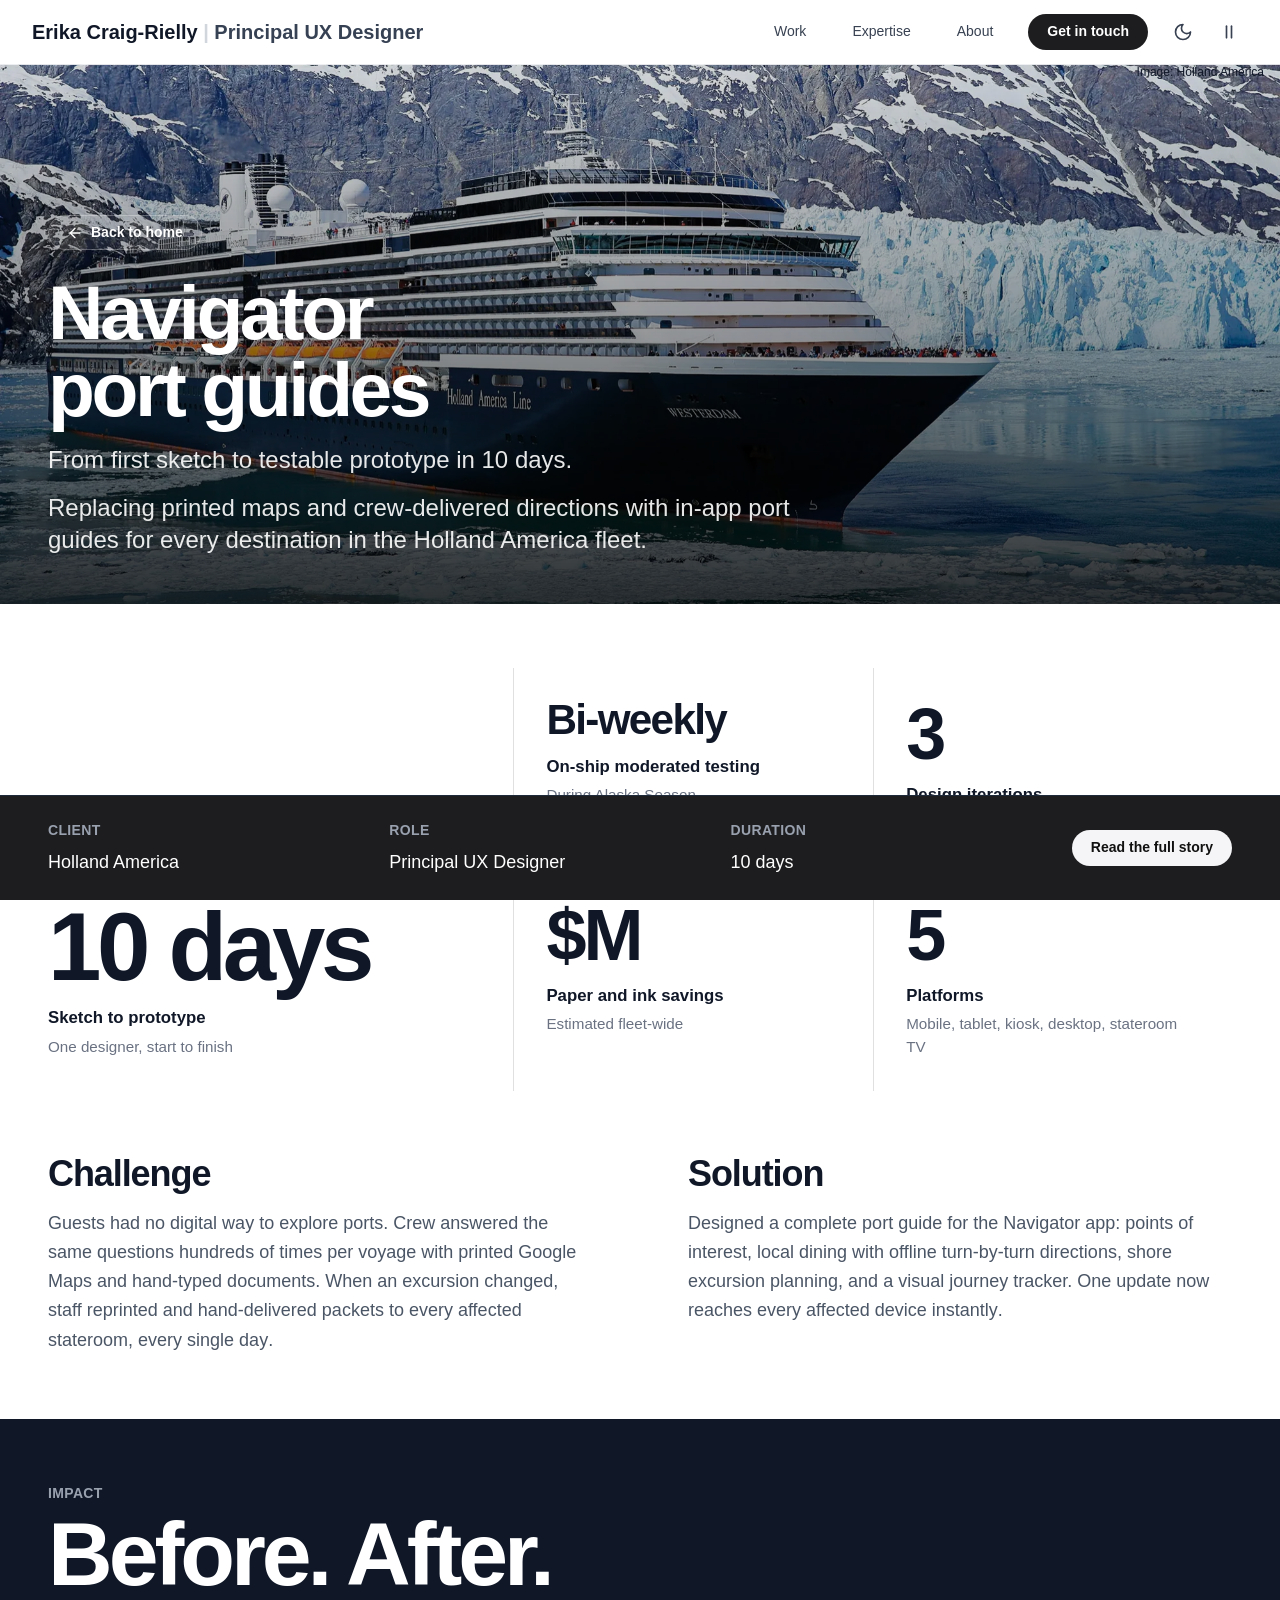
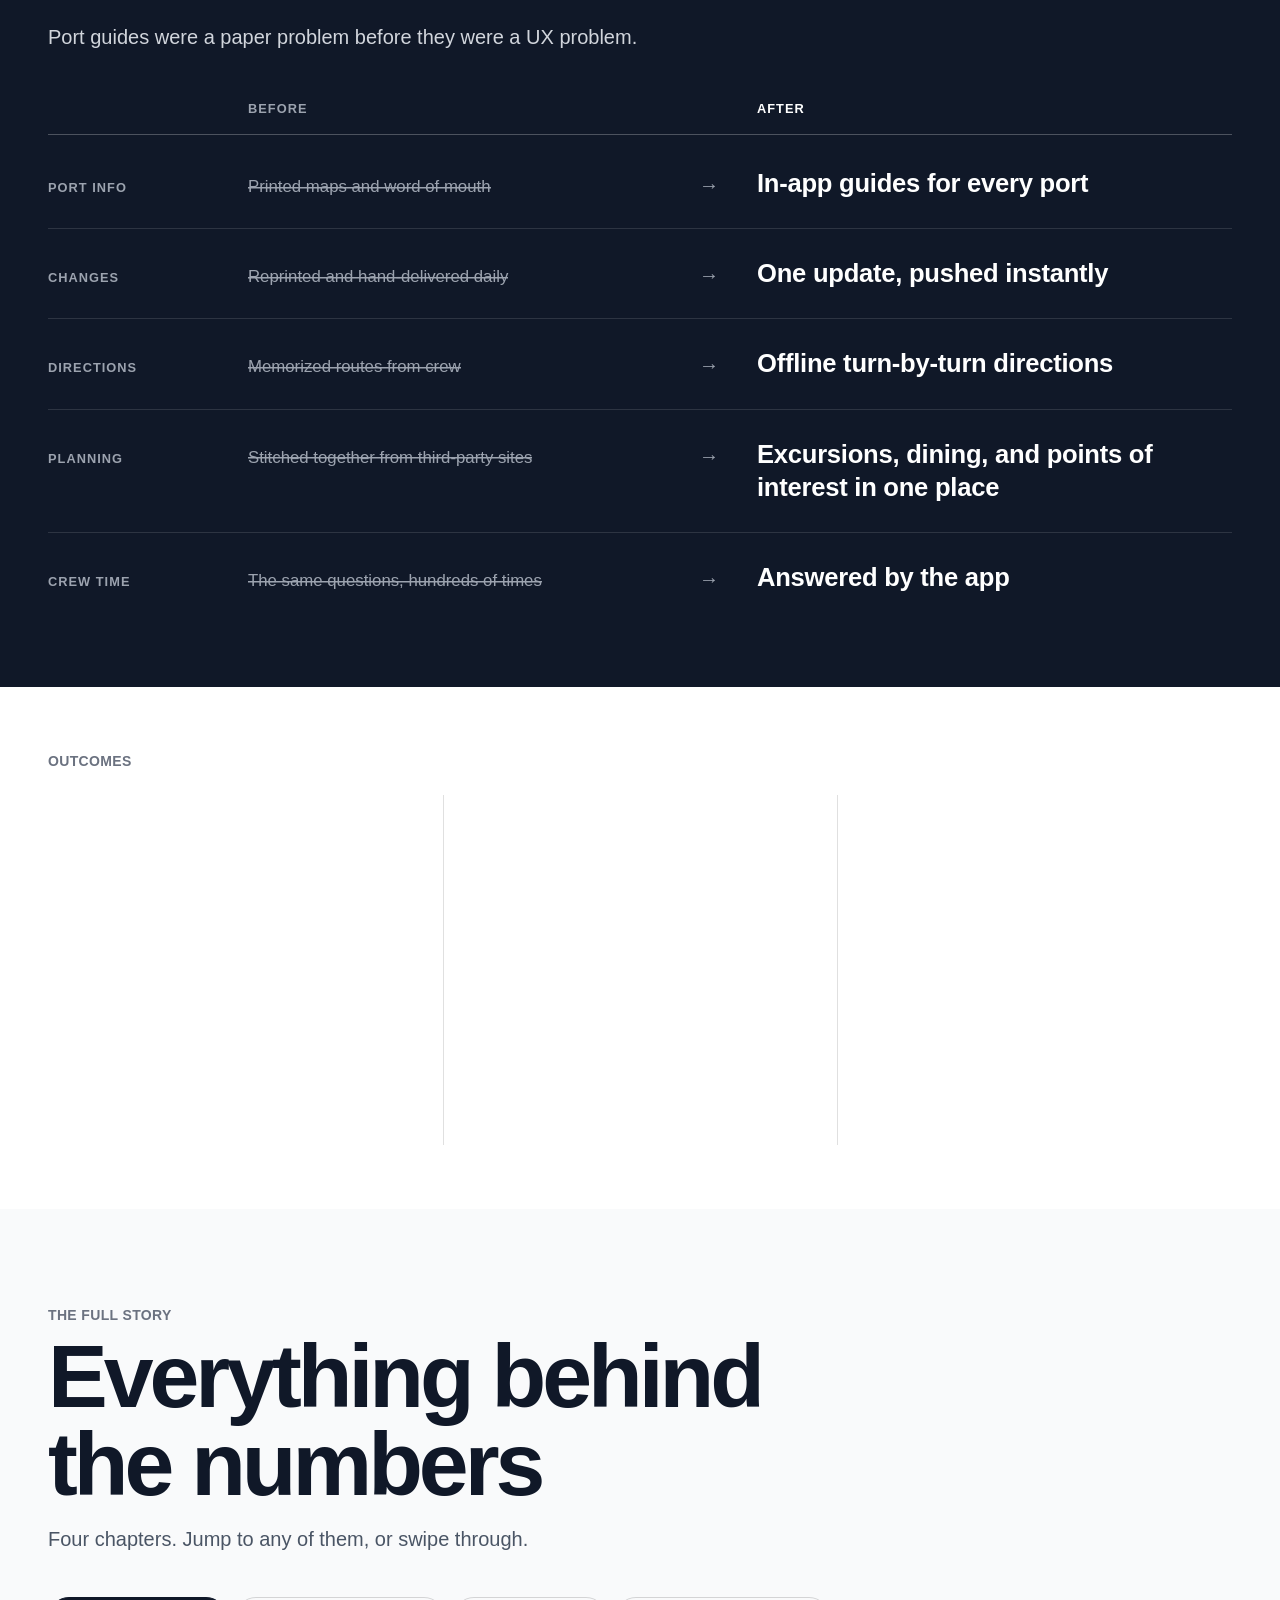
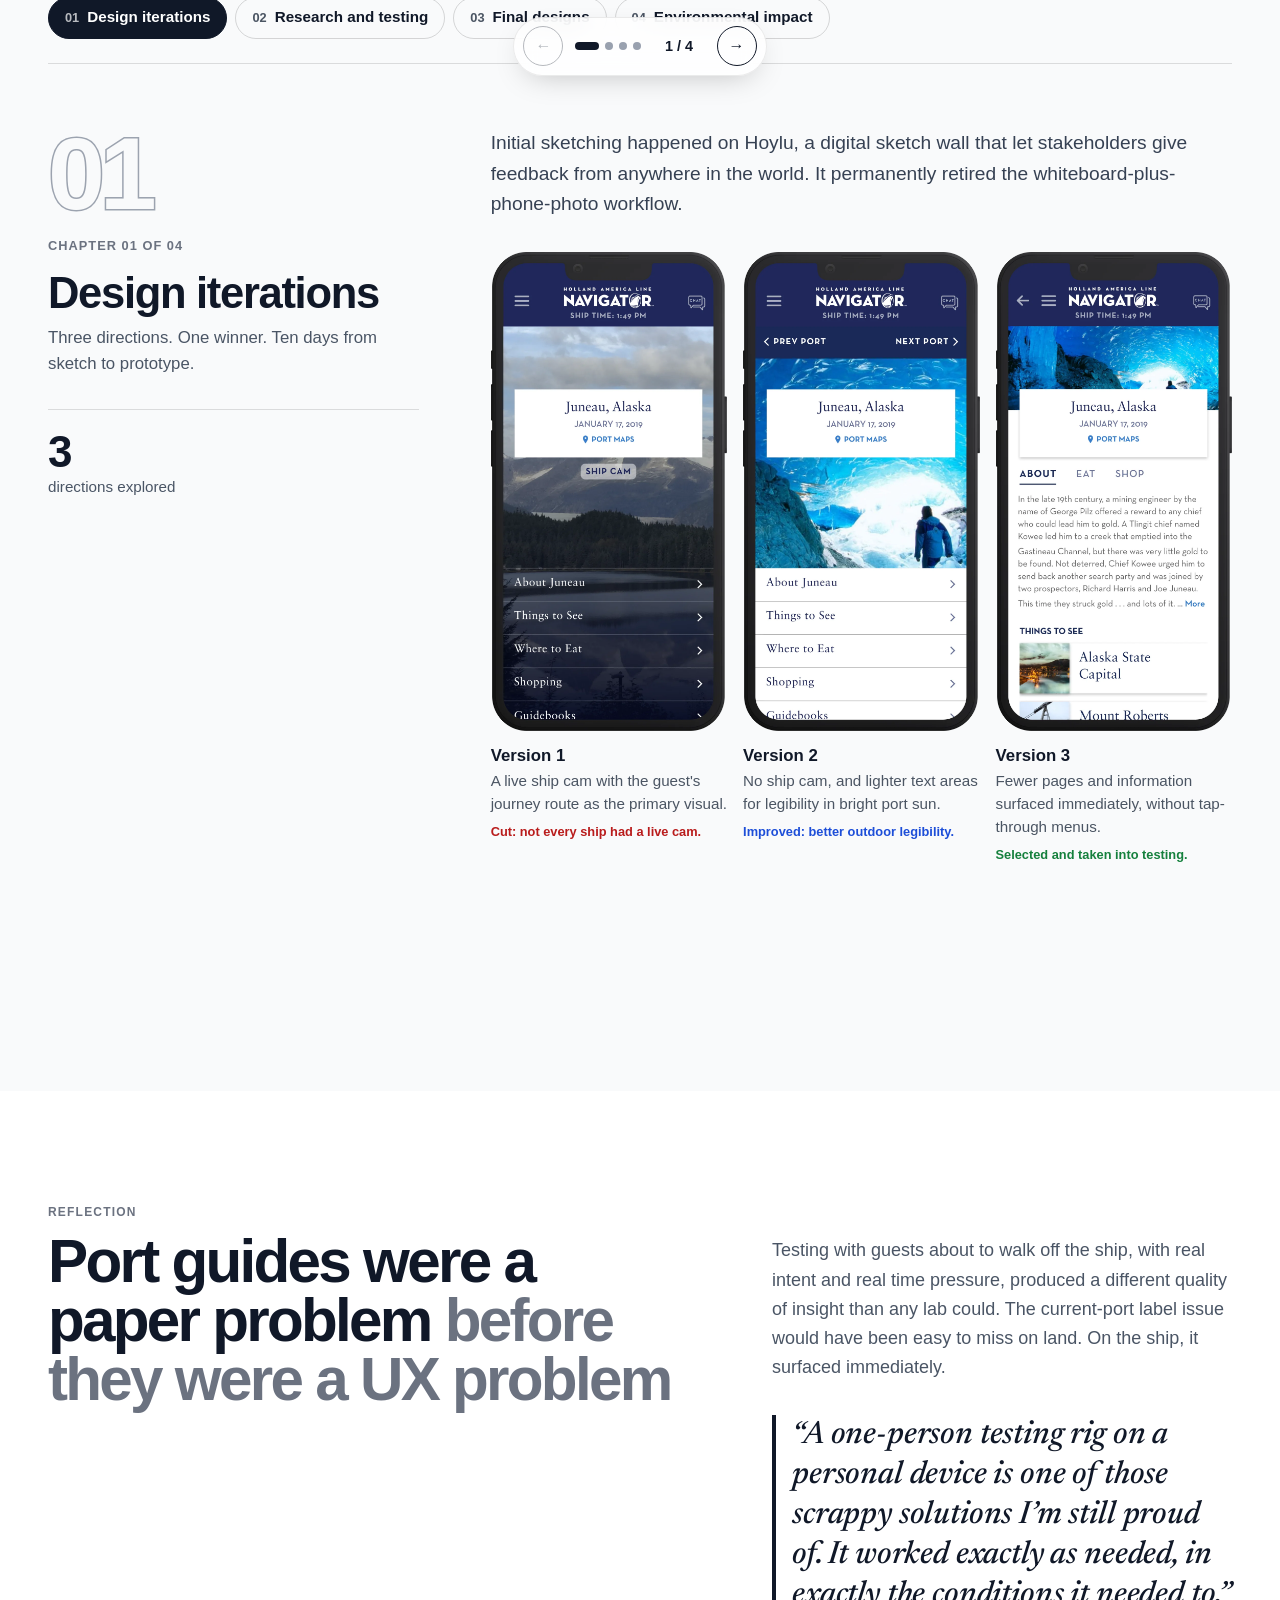
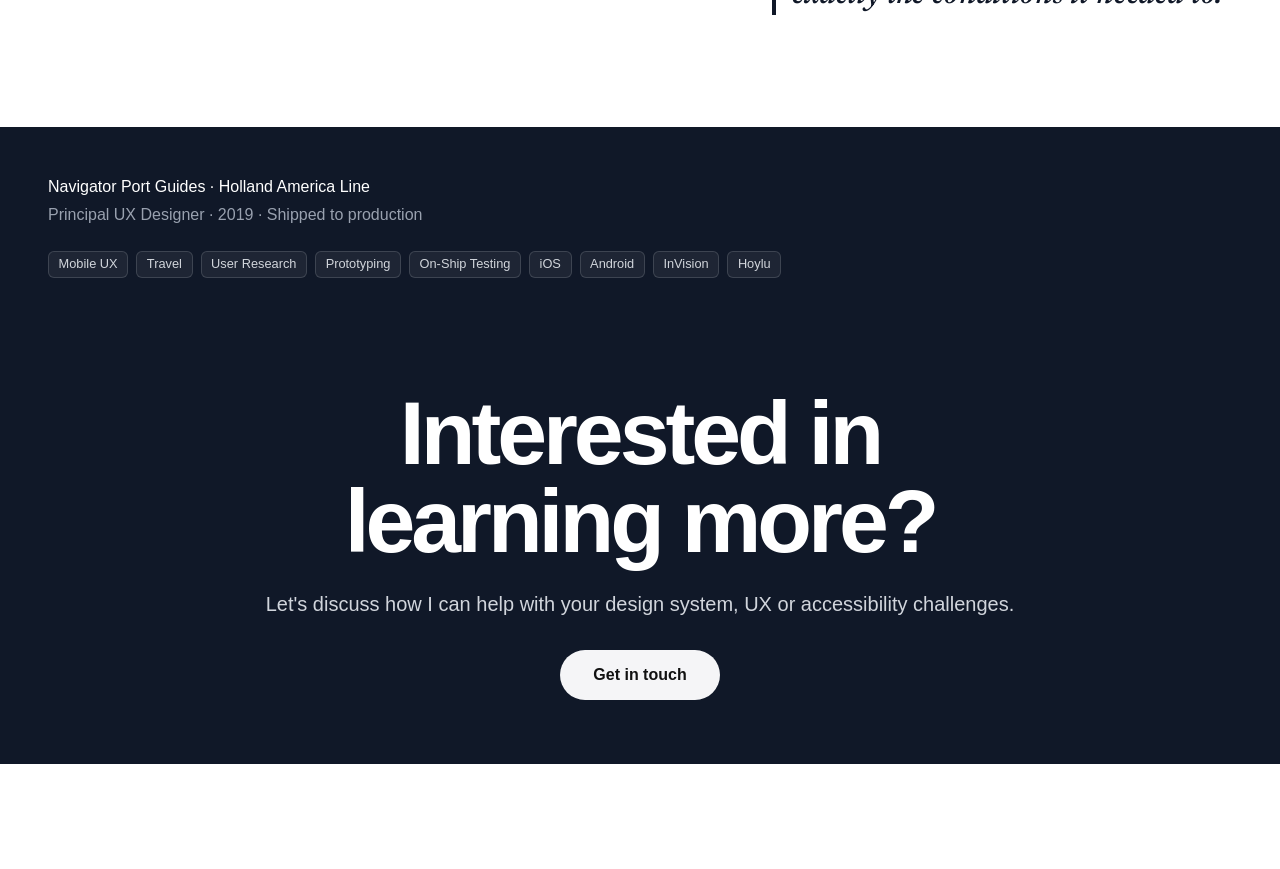
<file: holland-america.html>
<!doctype html><html lang="en"><head><meta charset="utf-8"><meta name="viewport" content="width=device-width, initial-scale=1, viewport-fit=cover"><title>Navigator port guides | Erika Craig-Rielly</title>
<meta name="description" content="In-app port guides for Holland America that replaced printed maps, from first sketch to testable prototype in 10 days.">
<link rel="canonical" href="https://molecularleveldesigns.com/holland-america.html">
<meta property="og:site_name" content="Erika Craig-Rielly">
<meta property="og:type" content="article">
<meta property="og:url" content="https://molecularleveldesigns.com/holland-america.html">
<meta property="og:title" content="Navigator port guides | Erika Craig-Rielly">
<meta property="og:description" content="In-app port guides for Holland America that replaced printed maps, from first sketch to testable prototype in 10 days.">
<meta property="og:image" content="https://molecularleveldesigns.com/og-holland-america.jpg">
<meta property="og:image:width" content="1200">
<meta property="og:image:height" content="630">
<meta property="og:image:alt" content="Navigator port guides | Erika Craig-Rielly">
<meta name="twitter:card" content="summary_large_image">
<meta name="twitter:title" content="Navigator port guides | Erika Craig-Rielly">
<meta name="twitter:description" content="In-app port guides for Holland America that replaced printed maps, from first sketch to testable prototype in 10 days.">
<meta name="twitter:image" content="https://molecularleveldesigns.com/og-holland-america.jpg">
<meta name="theme-color" content="#ffffff" media="(prefers-color-scheme: light)">
<meta name="theme-color" content="#0a0f1a" media="(prefers-color-scheme: dark)">
<link rel="icon" href="favicon.svg" type="image/svg+xml">
<link rel="icon" href="favicon-32.png" sizes="32x32" type="image/png">
<link rel="alternate icon" href="favicon.ico" sizes="any">
<link rel="apple-touch-icon" href="apple-touch-icon.png">

<link rel="stylesheet" href="site.css">
<script>
/* Pick light/dark before first paint. The viewer's data-theme wins; otherwise follow the OS. */
(function(){var r=document.documentElement,t=r.getAttribute('data-theme'),m=matchMedia('(prefers-color-scheme: dark)').matches;
if(t==='dark'||(t!=='light'&&m))r.classList.add('dark');})();
</script>
<style>
/* Motion layer on top of the existing site styles. Colors come from the site's own Tailwind tokens. */
:root{--ease-out:cubic-bezier(.16,1,.3,1);--ease-io:cubic-bezier(.65,0,.35,1);--page:#fff;--ink:#101828;color-scheme:light}
:root.dark{--page:#000;--ink:#fff;color-scheme:dark}
html{scroll-padding-top:72px}
html.ready{scroll-behavior:smooth}
html,body{overflow-x:clip}
body{background:var(--page);color:var(--ink);font-family:-apple-system,BlinkMacSystemFont,"Segoe UI",Roboto,"Helvetica Neue",Arial,sans-serif;-webkit-font-smoothing:antialiased}
#topnav{padding-top:env(safe-area-inset-top,0px)}
.dark .i-moon,html:not(.dark) .i-sun{display:none}
.paused .i-pause,html:not(.paused) .i-play{display:none}

/* small utility gaps not in the compiled stylesheet */
@media (min-width:48rem){.md\:inline-block{display:inline-block}}
.mb-4{margin-bottom:1rem}.object-left{object-position:left}.select-all{user-select:all}

/* scroll progress */
.progress{position:fixed;inset:0 0 auto;height:2px;z-index:60;background:var(--ink);transform-origin:0 50%;transform:scaleX(var(--p,0));opacity:.85;pointer-events:none}
#topnav{transition:box-shadow .4s var(--ease-out),background-color .3s}
#topnav.scrolled{box-shadow:0 8px 30px -12px rgb(0 0 0 / .18)}

/* hero entrance */
@keyframes rise{from{opacity:0;transform:translateY(28px);filter:blur(8px)}to{opacity:1;transform:none;filter:none}}
.enter{animation:rise 1s var(--ease-out) both;animation-delay:calc(var(--d,0) * 110ms + 80ms)}

/* rotating headline */
.rotator .words{display:inline-grid;justify-items:center}
/* every phrase on one line, so the block height never changes */
.rotator{font-size:1em;line-height:1.15;white-space:nowrap;margin-top:.12em;letter-spacing:-.01em}
@media (max-width:480px){#hero-heading{font-size:2.125rem}}
@media (min-width:768px){#hero-heading{font-size:5rem}}
.rotator .word{grid-area:1/1;display:inline-block;opacity:0;transform:translateY(.45em);filter:blur(10px);transition:opacity .7s var(--ease-out),transform .8s var(--ease-out),filter .7s var(--ease-out)}
.rotator .word.is-on{opacity:1;transform:none;filter:none}
.rotator .word.is-out{opacity:0;transform:translateY(-.45em);filter:blur(10px)}

/* hero background drift + parallax */
.hero-bg{transform:scale(1.12) scaleY(var(--flip,1));animation:drift 38s var(--ease-io) infinite alternate;will-change:transform}
.hero-bg.flip{--flip:-1}
@keyframes drift{from{transform:translate3d(-1.5%,0,0) scale(1.12) scaleY(var(--flip,1))}to{transform:translate3d(1.5%,-2%,0) scale(1.2) scaleY(var(--flip,1))}}

/* ===== "What I'm up to": bento grid (featured tile + five) ===== */
.now-head{display:flex;flex-wrap:wrap;align-items:flex-end;justify-content:space-between;gap:.75rem 2rem;margin-bottom:2.5rem}
.now-sub{display:inline-flex;align-items:center;gap:.6rem;font-size:.95rem;font-weight:500;color:#4b5563}
.dark .now-sub{color:#9ca3af}
.now-live{width:.55rem;height:.55rem;border-radius:50%;background:#16a34a;box-shadow:0 0 0 0 rgb(22 163 74 / .5);animation:livePulse 2.4s ease-out infinite}
@keyframes livePulse{0%{box-shadow:0 0 0 0 rgb(22 163 74 / .45)}70%,100%{box-shadow:0 0 0 .5rem rgb(22 163 74 / 0)}}
.now-grid{display:grid;gap:1rem;grid-template-columns:1fr}
.now-tile{position:relative;display:flex;flex-direction:column;gap:.75rem;padding:1.5rem;border-radius:1rem;background:#f9fafb;border:1px solid #e5e7eb;transition:border-color .2s ease,background-color .2s ease}
.now-tile:hover{border-color:#9ca3af}
.dark .now-tile{background:rgb(255 255 255 / .04);border-color:rgb(255 255 255 / .1)}
.dark .now-tile:hover{border-color:rgb(255 255 255 / .35)}
.now-tile .tag{align-self:flex-start}
.now-tile h3{font-size:1.25rem;line-height:1.25;font-weight:600;color:#111827;letter-spacing:-.01em}
.dark .now-tile h3{color:#fff}
.now-tile p{color:#4b5563;line-height:1.6;font-size:.975rem}
.dark .now-tile p{color:#d1d5db}
.now-tile a,.dark .now-tile a{color:inherit!important;text-decoration:underline;text-underline-offset:3px;text-decoration-thickness:1px;text-decoration-color:currentColor;transition:text-decoration-thickness .15s}
.now-tile a:hover{text-decoration-thickness:2px}
.now-feat{background:#1d1d1f;border-color:#1d1d1f;padding:2rem;justify-content:flex-end;min-height:20rem}
.now-feat:hover{border-color:#6b7280}
.dark .now-feat{background:#f5f5f7;border-color:#f5f5f7}
.dark .now-feat:hover{border-color:#fff}
.now-feat h3{font-size:clamp(1.75rem,3.2vw,2.75rem);line-height:1.08;letter-spacing:-.025em;color:#fff;max-width:14ch}
.now-feat p{color:#d1d5db;font-size:1.05rem;max-width:46ch}
.dark .now-feat h3{color:#111}
.dark .now-feat p{color:#374151}
.dark .now-feat .tag{background:#fff;border-color:#d1d5db;color:#374151}
.now-feat::before{content:"";position:absolute;inset:0;border-radius:inherit;pointer-events:none;opacity:.5;
  background-image:radial-gradient(rgb(255 255 255 / .22) 1px,transparent 1.2px);background-size:22px 22px;
  -webkit-mask-image:linear-gradient(200deg,#000 0%,transparent 55%);mask-image:linear-gradient(200deg,#000 0%,transparent 55%)}
.dark .now-feat::before{background-image:radial-gradient(rgb(0 0 0 / .18) 1px,transparent 1.2px)}
.now-feat>*{position:relative}
@media (min-width:768px){
  .now-grid{grid-template-columns:repeat(6,1fr)}
  .now-tile{grid-column:span 3}
}
@media (min-width:1024px){
  .now-grid{grid-template-columns:repeat(12,1fr);grid-auto-rows:auto}
  .now-feat{grid-column:1 / span 7;grid-row:1 / span 2}
  .now-tile:nth-child(2),.now-tile:nth-child(3){grid-column:8 / span 5}
  .now-tile:nth-child(n+4){grid-column:span 4}
}
@supports (animation-timeline: view()){
  .now-tile{animation:reveal linear both;animation-timeline:view(block 0% calc(25% + var(--foot, 0px)));animation-range:entry calc(var(--i) * 5%) cover calc(22% + var(--i) * 3%)}
}
@media (prefers-reduced-motion: reduce){.now-tile{animation:none!important}.now-live{animation:none}}
html.paused .now-live{animation:none}

/* ===== Expertise explorer: big skill list (left) + detail panel with linked case studies (right) ===== */
.xe{display:grid;gap:1rem}
.xe-tab{all:unset;box-sizing:border-box;display:flex;align-items:baseline;gap:1rem;width:100%;cursor:default}
.xe-n{font-size:.8rem;font-weight:600;letter-spacing:.08em;color:#6b7280;font-variant-numeric:tabular-nums}
.xe-name{font-size:1.5rem;font-weight:700;letter-spacing:-.02em;line-height:1.15;color:#101828}
.dark .xe-name{color:#fff}
.xe-panel{position:relative;overflow:hidden;padding:1.5rem;border-radius:1.25rem;background:#fff;border:1px solid #e5e7eb;margin-top:.75rem}
.dark .xe-panel{background:#111827;border-color:rgb(255 255 255 / .1)}
.xe-big{position:absolute;right:-.06em;top:-.22em;font-size:9rem;font-weight:800;line-height:1;letter-spacing:-.04em;color:transparent;-webkit-text-stroke:1.5px #e5e7eb;paint-order:stroke fill;pointer-events:none}
.dark .xe-big{-webkit-text-stroke-color:rgb(255 255 255 / .1)}
.xe-ic{position:relative;width:3rem;height:3rem;border-radius:.85rem;display:grid;place-items:center;background:#101828;color:#fff;margin-bottom:1.25rem}
.dark .xe-ic{background:#fff;color:#101828}
.xe-h{display:none}
.xe-p{position:relative;font-size:1.1rem;line-height:1.6;color:#374151;max-width:38ch}
.dark .xe-p{color:#d1d5db}
.xe-seen{position:relative;margin-top:1.5rem;padding-top:1.25rem;border-top:1px solid #e5e7eb}
.dark .xe-seen{border-top-color:rgb(255 255 255 / .1)}
.xe-lab{font-size:.75rem;font-weight:600;letter-spacing:.1em;text-transform:uppercase;color:#6b7280;margin-bottom:.75rem}
.xe-chips{display:flex;flex-wrap:wrap;gap:.5rem}
.xe-chips svg{width:.9rem;height:.9rem}
.xe-item{padding:1.5rem 0;border-top:1px solid rgb(0 0 0 / .1)}
.dark .xe-item{border-top-color:rgb(255 255 255 / .12)}
@media (max-width:63.99rem){
  .xe{gap:0}
  .xe-item{padding:1.1rem 0}
  .xe-item:last-child{border-bottom:1px solid rgb(0 0 0 / .1)}
  .dark .xe-item:last-child{border-bottom-color:rgb(255 255 255 / .12)}
  .xe-tab{cursor:pointer;align-items:center}
  .xe-tab::after{content:"";margin-left:auto;width:.6rem;height:.6rem;border-right:2px solid currentColor;border-bottom:2px solid currentColor;transform:rotate(45deg) translate(-2px,-2px);transition:transform .25s ease;color:#6b7280}
  .xe-item.is-on .xe-tab::after{transform:rotate(-135deg)}
  .xe-item:not(.is-on) .xe-panel{display:none}
  .xe-tab:focus-visible{outline:2px solid currentColor;outline-offset:4px;border-radius:4px}
}
@media (min-width:64rem){
  .xe{grid-template-columns:minmax(0,5fr) minmax(0,7fr);grid-auto-rows:auto;column-gap:4rem;row-gap:0;align-items:start}
  .xe-item{display:contents}
  .xe-tab{grid-column:1;position:relative;padding:1.1rem 0 1.1rem 1.25rem;border-top:1px solid rgb(0 0 0 / .1);cursor:pointer}
  .dark .xe-tab{border-top-color:rgb(255 255 255 / .12)}
  .xe-item:last-child .xe-tab{border-bottom:1px solid rgb(0 0 0 / .1)}
  .dark .xe-item:last-child .xe-tab{border-bottom-color:rgb(255 255 255 / .12)}
  .xe-tab::before{content:"";position:absolute;left:0;top:.9rem;bottom:.9rem;width:3px;border-radius:3px;background:#101828;transform:scaleY(0);transition:transform .35s cubic-bezier(.2,.8,.2,1)}
  .dark .xe-tab::before{background:#fff}
  .xe-name{font-size:clamp(1.6rem,2.6vw,2.4rem);color:#9ca3af;transition:color .2s ease}
  .dark .xe-name{color:#6b7280}
  .xe-tab:hover .xe-name{color:#4b5563}
  .dark .xe-tab:hover .xe-name{color:#d1d5db}
  .xe-item.is-on .xe-name{color:#101828}
  .dark .xe-item.is-on .xe-name{color:#fff}
  .xe-item.is-on .xe-tab::before{transform:scaleY(1)}
  .xe-tab:focus-visible{outline:2px solid currentColor;outline-offset:2px;border-radius:4px}
  .xe-panel{grid-column:2;grid-row:1 / span 6;margin-top:0;padding:2.5rem;min-height:100%;position:sticky;top:6rem;
    opacity:0;visibility:hidden;transform:translateY(10px);transition:opacity .35s ease,transform .45s cubic-bezier(.2,.8,.2,1),visibility 0s .45s}
  .xe-item.is-on .xe-panel{opacity:1;visibility:visible;transform:none;transition:opacity .35s ease .05s,transform .45s cubic-bezier(.2,.8,.2,1) .05s,visibility 0s}
  .xe-h{display:block;position:relative;font-size:1.75rem;font-weight:700;letter-spacing:-.02em;color:#101828;margin-bottom:.75rem}
  .dark .xe-h{color:#fff}
  .xe-p{font-size:1.25rem}
  .xe-big{font-size:14rem}
}
@media (prefers-reduced-motion: reduce){.xe-panel,.xe-tab::before{transition:none!important;transform:none!important}}

/* typography: no widows or orphans anywhere (even line breaks for body copy, balanced headings) */
p,li,dd,dt,blockquote,figcaption{text-wrap:pretty}
h1,h2,h3,h4,h5,h6{text-wrap:balance}

/* mobile menu (below 768px the nav links collapse behind a menu button) */
.nav-menu-btn .i-close,.nav-menu-btn[aria-expanded=true] .i-menu{display:none}
.nav-menu-btn[aria-expanded=true] .i-close{display:inline}
.mobile-menu{display:grid;gap:0;padding:.25rem 0 1.5rem}
.mobile-menu .mm-link{display:block;padding:.9rem 0;font-size:1.25rem;font-weight:600;letter-spacing:-.01em;color:#101828;border-bottom:1px solid rgb(0 0 0 / .08);text-decoration:none}
.dark .mobile-menu .mm-link{color:#fff;border-bottom-color:rgb(255 255 255 / .1)}
.mobile-menu .btn{justify-self:start;margin-top:1.25rem}
.mobile-menu .btn svg{width:.9rem;height:.9rem}
@media (min-width:48rem){.nav-menu-btn,.mobile-menu{display:none!important}}

/* ===== Accessibility pass ===== */
/* contrast: small gray labels reach 4.5:1 and large gray display text reaches 3:1, in both themes */
html:not(.dark) :is(#outcomes-section, .fs-head) .text-gray-400, html:not(.dark) span.text-gray-400{color:#6b7280}
html:not(.dark) .fs-tab:not([aria-selected="true"]) .fs-tab-n{color:#4b5563;opacity:1}
html:not(.dark) .ramp-before span{color:#6b7280}
html:not(.dark) .xe-name{color:#6b7280}
html:not(.dark) .ab-h span{color:#6b7280}
html.dark :is(.sh-kicker,.sh-cat,.wk-client,.wk-lab,.xe-lab,.xe-n,.ab-kicker,.ab-fact dt,.fs-kicker,.ch-label,.n-kind,.ramp-after small,cite,.now-sub){color:#9ca3af}
html.dark figcaption{color:#9ca3af}
/* touch targets: every pagination dot is at least 24px wide */
button.dot{min-width:24px}
/* chapter panels can take keyboard focus (so their content can be scrolled and read) */
.fs-track:focus-visible{outline:2px solid currentColor;outline-offset:4px;border-radius:8px}
/* swipe rows take keyboard focus only while they actually scroll (set in script) */
.swipe-focus:focus-visible{outline:2px solid currentColor;outline-offset:4px;border-radius:8px}
/* pagination dots: each button is a 24px target; the visible dot is drawn inside it */
.sap-pager,.sh-pager{gap:0!important}
button.sap-pip,button.sh-pip{width:24px!important;height:24px!important;min-width:24px;background:none!important;display:inline-flex;align-items:center;justify-content:center;padding:0}
button.sap-pip[aria-current=true],button.sh-pip[aria-current=true]{width:32px!important}
button.sap-pip::before,button.sh-pip::before{content:none!important}
button.sap-pip::after,button.sh-pip::after{content:"";display:block;width:.5rem;height:.5rem;border-radius:9999px;background:#9ca3af;transition:width .3s ease,background-color .3s ease}
button.sap-pip[aria-current=true]::after,button.sh-pip[aria-current=true]::after{width:1.5rem;background:#111827}
.dark button.sap-pip::after,.dark button.sh-pip::after{background:#4b5563}
.dark button.sap-pip[aria-current=true]::after,.dark button.sh-pip[aria-current=true]::after{background:#fff}
.ba-pager button.sap-pip::after{background:#4b5563}
.ba-pager button.sap-pip[aria-current=true]::after{background:#fff}

/* ===== Button system: 2 sizes (sm, lg) x primary / secondary / ghost (+ icon).
   Every button hovers the same way: a color shift only, no movement, no shadow change. ===== */
.btn{display:inline-flex;align-items:center;justify-content:center;gap:.5rem;border-radius:9999px;border:1px solid transparent;font-weight:600;line-height:1.25;white-space:nowrap;text-decoration:none;cursor:pointer;box-shadow:none;transform:none;transition:background-color .5s cubic-bezier(.22,1,.36,1),border-color .5s cubic-bezier(.22,1,.36,1),color .5s cubic-bezier(.22,1,.36,1)}
.btn.hidden{display:none}
@media (min-width:768px){.btn.md\:inline-flex{display:inline-flex}}
.btn-sm{padding:.5rem 1.125rem;font-size:.875rem}
.btn-lg{padding:.875rem 2rem;font-size:1rem}
.btn-icon{padding:.5rem;border-radius:9999px}
.btn:focus-visible{outline:2px solid #1d1d1f;outline-offset:3px}
.dark .btn:focus-visible,.btn.on-dark:focus-visible{outline-color:#fff}
.btn-primary{background:#1d1d1f;color:#fff}
.btn-primary:hover{background:#48484a}
.dark .btn-primary,.btn-primary.on-dark{background:#f5f5f7;color:#111}
.dark .btn-primary:hover,.btn-primary.on-dark:hover{background:#d1d5db}
.btn-secondary{background:#fff;border-color:#d1d5db;color:#111827}
.btn-secondary:hover{background:#e5e7eb;border-color:#9ca3af}
.dark .btn-secondary,.btn-secondary.on-dark{background:rgb(255 255 255 / .08);border-color:rgb(255 255 255 / .25);color:#fff}
.dark .btn-secondary:hover,.btn-secondary.on-dark:hover{background:#3a3a3c;border-color:rgb(255 255 255 / .45)}
.btn-ghost{background:transparent;color:#374151;font-weight:500}
.btn-ghost:hover{background:#e5e7eb;color:#111827}
.dark .btn-ghost{color:#d1d5db}
.dark .btn-ghost:hover{background:#3a3a3c;color:#fff}
/* round arrow buttons use the same hover as secondary */
.wk-arrows button:hover:not(:disabled),.fs-pager button.fs-prev:hover:not(:disabled),.fs-pager button.fs-next:hover:not(:disabled){background:#e5e7eb;color:#111827}
.dark .wk-arrows button:hover:not(:disabled),.dark .fs-pager button.fs-prev:hover:not(:disabled),.dark .fs-pager button.fs-next:hover:not(:disabled){background:#3a3a3c;color:#fff}

/* magnetic buttons */
.magnet{display:inline-flex;align-items:center;gap:.5rem;transform:translate(var(--mx,0),var(--my,0));transition:transform .35s var(--ease-out),box-shadow .3s,background-color .3s}

/* case study imagery: hover */
.cs-frame{transition:box-shadow .7s var(--ease-out)}
.group:hover .cs-frame{box-shadow:0 40px 80px -30px rgb(0 0 0 / .35)}
.cs-img{transition:transform 1.1s var(--ease-out)}
.group:hover .cs-img{transform:scale(1.05)}
.gap-logo{transition:transform 1.1s var(--ease-out)}
.group:hover .gap-logo{transform:translate(-50%,-50%) scale(.96)}
.cs-pill{transition:background-color .3s,transform .5s var(--ease-out)}
.group:hover .cs-pill{background:rgb(0 0 0 / .62);transform:translateY(-4px)}
.ic{transition:transform .5s var(--ease-out)}
.outcome:hover .ic,.exp-card:hover .ic{transform:rotate(-8deg) scale(1.08)}
.exp-card,.now-card{transition:transform .5s var(--ease-out),box-shadow .5s,border-color .3s}
.exp-card:hover,.now-card:hover{transform:translateY(-6px)}

/* filter transitions */
.case{transition:opacity .45s var(--ease-out),transform .45s var(--ease-out)}
.case.is-leaving{opacity:0;transform:translateY(16px)}
.case[hidden]{display:none}

/* now carousel: full-bleed like the original */
.now-track{margin-left:calc(50% - 50vw);width:100vw;padding-left:max(24px,calc(50vw - 50% + 0px));padding-right:max(24px,calc(50vw - 50%))}
@media (min-width:80rem){.now-track{padding-left:calc(50vw - 40rem + 2rem);padding-right:calc(50vw - 40rem + 2rem)}}

/* skater: idle glide */
.skater{transform-origin:45% 98%;animation:glide 5.5s var(--ease-io) infinite}
@keyframes glide{0%,100%{transform:rotate(-2.5deg) translateX(-6px)}50%{transform:rotate(2.5deg) translateX(10px)}}

/* scroll-driven reveals. Without support, everything simply stays visible. */
@supports (animation-timeline: view()){
  @keyframes reveal{from{opacity:0;transform:translateY(48px)}to{opacity:1;transform:none}}
  @keyframes unclip{from{clip-path:inset(7% 5% 7% 5% round 48px);transform:scale(.97)}to{clip-path:inset(0 0 0 0 round 24px);transform:none}}
  @keyframes parallax{from{transform:scale(1.14) translateY(-4%)}to{transform:scale(1.04) translateY(4%)}}
  @keyframes slideL{from{opacity:0;transform:translateX(56px)}to{opacity:1;transform:none}}
  @keyframes skateIn{from{opacity:0;translate:120px 0}to{opacity:1;translate:0 0}}
  @keyframes track{from{letter-spacing:.06em;opacity:.2}to{letter-spacing:-.025em;opacity:1}}

  .rv-head{animation:reveal linear both;animation-timeline:view(block 0% calc(25% + var(--foot, 0px)));animation-range:entry 5% cover 28%}
  .big-head{animation-name:track}
  .cs-frame{animation:unclip linear both;animation-timeline:view(block 0% calc(25% + var(--foot, 0px)));animation-range:entry 0% cover 40%}
  .cs-parallax{animation:parallax linear both;animation-timeline:view(block 0% calc(25% + var(--foot, 0px)));animation-range:cover 0% cover 100%}
  .cs-copy{animation:reveal linear both;animation-timeline:view(block 0% calc(25% + var(--foot, 0px)));animation-range:entry 0% cover 25%}
  .outcome{animation:slideL linear both;animation-timeline:view(block 0% calc(25% + var(--foot, 0px)));animation-range:entry calc(var(--i) * 12%) cover calc(18% + var(--i) * 5%)}
  #now{view-timeline-name:--now;view-timeline-inset:0% calc(25% + var(--foot, 0px))}
  .now-card{animation:slideL linear both;animation-timeline:--now;animation-range:entry calc(5% + var(--i) * 6%) cover calc(30% + var(--i) * 4%)}
  .exp-card{animation:reveal linear both;animation-timeline:view(block 0% calc(25% + var(--foot, 0px)));animation-range:entry calc(var(--i) * 6%) cover calc(22% + var(--i) * 3%)}
  .skater-wrap{animation:skateIn linear both;animation-timeline:view(block 0% calc(25% + var(--foot, 0px)));animation-range:entry 0% cover 35%}

  /* case study page */
  @keyframes fillX{from{transform:scaleX(0)}to{transform:scaleX(1)}}
  @keyframes growY{from{transform:scaleY(0)}to{transform:scaleY(1)}}
  @keyframes pop{from{opacity:0;transform:scale(.6)}to{opacity:1;transform:none}}
  @keyframes slideR{from{opacity:0;transform:translateX(-56px)}to{opacity:1;transform:none}}
  @keyframes heroOut{to{transform:scale(1.08) translateY(6%);filter:brightness(.8)}}
  .rv{animation:reveal linear both;animation-timeline:view(block 0% calc(25% + var(--foot, 0px)));animation-range:entry calc(var(--i,0) * 6%) cover calc(24% + var(--i,0) * 3%)}
  .quote{position:relative}
  .quote::before{content:"";position:absolute;left:0;top:0;bottom:0;width:4px;background:currentColor;transform-origin:50% 0;animation:growY linear both;animation-timeline:view(block 0% calc(25% + var(--foot, 0px)));animation-range:entry 10% cover 35%}
  .chip{animation:pop linear both;animation-timeline:view(block 0% calc(25% + var(--foot, 0px)));animation-range:entry calc(var(--i,0) * 4%) cover calc(20% + var(--i,0) * 3%)}
  .from-left{animation:slideR linear both;animation-timeline:view(block 0% calc(25% + var(--foot, 0px)));animation-range:entry 0% cover 30%}
  .from-right{animation:slideL linear both;animation-timeline:view(block 0% calc(25% + var(--foot, 0px)));animation-range:entry 0% cover 30%}
  .steps{view-timeline-name:--steps;view-timeline-inset:0% calc(25% + var(--foot, 0px));position:relative}
  .steps-line{position:absolute;left:-14px;top:24px;bottom:24px;width:2px;background:currentColor;opacity:.5;transform-origin:50% 0;animation:growY linear both;animation-timeline:--steps;animation-range:contain 0% contain 100%}
  .cs-hero-img{animation:heroOut linear both;animation-timeline:scroll(root);animation-range:0 70vh}
}
@media (max-width:63.99rem){.steps-line{display:none}}
.cs-hero-img{transform-origin:50% 30%}
@media (min-width:48rem){body.cs-page{--foot:110px}}
.bar-fill{transform-origin:0 50%;transition:transform 1.3s var(--ease-out) .1s}
.bar-fill.pre{transform:scaleX(0);transition:none}
@keyframes kenburns{from{scale:1.12}to{scale:1}}
.cs-hero-wrap{animation:kenburns 2.4s var(--ease-out) both}
.step{transition:background-color .4s,transform .5s var(--ease-out)}
.step:hover{transform:translateX(6px)}
.step .num{transition:color .4s}
.step:hover .num{color:currentColor}
.brand-card{transition:transform .5s var(--ease-out),box-shadow .5s}
.brand-card:hover{transform:translateY(-4px);box-shadow:0 20px 40px -24px rgb(0 0 0 / .3);position:relative;z-index:1}


/* overview: sticky intro + constraint list that highlights the one in focus */
.ov-grid{display:grid;gap:3rem}
@media (min-width:64rem){.ov-grid{grid-template-columns:minmax(0,2fr) minmax(0,1fr);gap:5rem;align-items:start}.ov-intro{position:sticky;top:7rem}.ov-intro h2{font-size:clamp(3.5rem,5.6vw,5.5rem);line-height:1.02;letter-spacing:-.03em}}
.ov-count{margin-top:2.5rem;font-variant-numeric:tabular-nums;font-weight:700;font-size:1rem;letter-spacing:.04em;display:none}
@media (min-width:64rem){.ov-count{display:block}}
.ov-now{display:inline-block;font-size:3rem;line-height:1;transition:transform .5s var(--ease-out)}
.ov-of{color:rgb(107 114 128)}
.ov-list{list-style:none;margin:0;padding:0}
.ov-item{position:relative;display:grid;grid-template-columns:1fr;gap:.75rem;padding:2rem 0 2rem 1.25rem;border-top:1px solid rgb(0 0 0 / .1)}
.dark .ov-item{border-top-color:rgb(255 255 255 / .12)}
.ov-item:first-child{border-top:0;padding-top:0}
.ov-item:first-child::before{top:0}
.ov-item:last-child{padding-bottom:0}
.ov-item:last-child::before{bottom:0}
.ov-item::before{content:"";position:absolute;left:0;top:2rem;bottom:2rem;width:3px;border-radius:3px;background:currentColor;transform:scaleY(0);transform-origin:50% 0;transition:transform .6s var(--ease-out)}
.ov-num{font-size:2.25rem;line-height:1;font-weight:700;font-variant-numeric:tabular-nums;color:transparent;-webkit-text-stroke:1.5px rgb(156 163 175);transition:color .5s var(--ease-out),-webkit-text-stroke-color .5s}
.ov-body{transition:transform .6s var(--ease-out)}
.ov-item.is-active::before,.ov-static .ov-item::before{transform:scaleY(1)}
.ov-item.is-active .ov-num,.ov-static .ov-num{color:currentColor;-webkit-text-stroke-color:currentColor}
.ov-item.is-active .ov-body{transform:translateX(6px)}
.ov-item h3{font-size:1.25rem;line-height:1.3;margin-bottom:.5rem}
.ov-item p{font-size:1rem;line-height:1.6}


/* case study key numbers: one hero figure + four supporting figures, hairline dividers */
.sx{display:grid;grid-template-columns:repeat(2,minmax(0,1fr));margin-bottom:4rem;border-top:1px solid rgb(0 0 0 / .12)}
.dark .sx{border-top-color:rgb(255 255 255 / .14)}
.sx-cell{padding:1.75rem 1.25rem 1.75rem 0;border-bottom:1px solid rgb(0 0 0 / .12);display:flex;flex-direction:column;gap:.35rem;min-width:0}
.dark .sx-cell{border-bottom-color:rgb(255 255 255 / .14)}
.sx-cell.hero{grid-column:1 / -1}
@media (max-width:63.99rem){.sx{border-top:0}.sx-cell.hero{padding-top:0}.sx-cell:nth-child(4),.sx-cell:nth-child(5){border-bottom:0;padding-bottom:0}}
.sx-num{font-weight:700;letter-spacing:-.04em;line-height:.95;font-variant-numeric:tabular-nums;font-size:clamp(2.75rem,6vw,4.5rem);white-space:nowrap}
.sx-cell.hero .sx-num{font-size:clamp(6rem,16vw,12rem);letter-spacing:-.06em}
.sx-plus{font-size:.7em;letter-spacing:-.02em;margin-left:.06em;vertical-align:.38em;opacity:.55}
.sx-lab{font-weight:600;font-size:1.05rem;margin-top:.5rem}
.sx-sub{font-size:.95rem}
@media (min-width:64rem){
  .sx{grid-template-columns:minmax(0,1.3fr) repeat(2,minmax(0,1fr));border-top:0}
  .sx-cell{padding:2rem 2rem}
  .sx-cell.hero{grid-column:1;grid-row:1 / span 2;padding-left:0;justify-content:flex-end;border-bottom:0;border-right:1px solid rgb(0 0 0 / .12)}
  .dark .sx-cell.hero{border-right-color:rgb(255 255 255 / .14)}
  .sx-cell:nth-child(2),.sx-cell:nth-child(3){border-bottom:1px solid rgb(0 0 0 / .12)}
  .sx-cell:nth-child(4),.sx-cell:nth-child(5){border-bottom:0}
  .sx-cell:nth-child(3),.sx-cell:nth-child(5){border-left:1px solid rgb(0 0 0 / .12)}
  .dark .sx-cell:nth-child(3),.dark .sx-cell:nth-child(5){border-left-color:rgb(255 255 255 / .14)}
}


/* challenge / solution: two columns on desktop, swipeable cards with dots on phones */
.cs-swipe{display:grid;gap:3rem;position:relative}
@media (min-width:48rem){.cs-swipe{grid-template-columns:repeat(2,minmax(0,1fr))}.cs-dots{display:none}}
@media (max-width:47.99rem){
  .cs-swipe{display:flex;gap:1rem;overflow-x:auto;scroll-snap-type:x mandatory;margin-inline:-1.5rem;padding-inline:1.5rem;scroll-padding-inline:1.5rem;scrollbar-width:none;padding-block:.25rem}
  .cs-swipe::-webkit-scrollbar{display:none}
  .cs-swipe>div{flex:0 0 85%;scroll-snap-align:center;padding:1.5rem;border-radius:1rem;background:#f9fafb;border:1px solid #e5e7eb}
  .dark .cs-swipe>div{background:#1f2937;border-color:#374151}
}


/* full story: native disclosure sections, so the skim path stays short */
:root{interpolate-size:allow-keywords}
.fs-head{display:flex;flex-wrap:wrap;align-items:flex-end;justify-content:space-between;gap:1.5rem;margin-bottom:2.5rem}
.fs-toggle{font-weight:600;font-size:.95rem;padding:.6rem 1.1rem;border-radius:999px;border:1px solid currentColor;background:transparent;cursor:pointer;transition:background-color .3s,color .3s}
.fs-toggle:hover{background:rgb(0 0 0 / .06)}
.dark .fs-toggle:hover{background:rgb(255 255 255 / .1)}
.fs{border-top:1px solid rgb(0 0 0 / .12)}
.fs:last-child{border-bottom:1px solid rgb(0 0 0 / .12)}
.dark .fs,.dark .fs:last-child{border-color:rgb(255 255 255 / .14)}
.fs-sum{list-style:none;display:grid;grid-template-columns:minmax(0,1fr) auto;align-items:center;gap:1.5rem;padding:1.75rem 0;cursor:pointer;border-radius:.5rem}
.fs-sum::-webkit-details-marker{display:none}
.fs-text{display:flex;flex-direction:column;gap:.35rem;transition:transform .5s var(--ease-out)}
.fs-sum:hover .fs-text{transform:translateX(6px)}
.fs-title{font-size:clamp(1.5rem,3vw,2.25rem);font-weight:700;letter-spacing:-.02em;line-height:1.15}
.fs-line{font-size:1.05rem}
.fs-icon{position:relative;width:2.75rem;height:2.75rem;border-radius:50%;border:1px solid currentColor;flex:none;transition:transform .5s var(--ease-out),background-color .3s,color .3s}
.fs-icon::before,.fs-icon::after{content:"";position:absolute;left:50%;top:50%;width:14px;height:2px;margin:-1px 0 0 -7px;background:currentColor;border-radius:2px}
.fs-icon::after{transform:rotate(90deg)}
.fs[open] .fs-icon{transform:rotate(135deg)}
.fs-sum:hover .fs-icon{background:currentColor}
.fs-sum:hover .fs-icon::before,.fs-sum:hover .fs-icon::after{background:#fff}
.dark .fs-sum:hover .fs-icon::before,.dark .fs-sum:hover .fs-icon::after{background:#000}
.fs::details-content{block-size:0;overflow-y:clip;transition:block-size .6s var(--ease-out),content-visibility .6s allow-discrete}
.fs[open]::details-content{block-size:auto}
.fs-body{padding:.5rem 0 3rem}
.fs[open] .fs-body{animation:rise .7s var(--ease-out) both}
.fs-dark{border-radius:1.5rem;padding:2rem}
@media (min-width:48rem){.fs-dark{padding:3rem}}

/* process phases: horizontal cards with dots and arrows */
.proc{display:flex;gap:1rem;overflow-x:auto;scroll-snap-type:x mandatory;scrollbar-width:none;position:relative;padding-block:.25rem;outline-offset:4px}
.proc::-webkit-scrollbar{display:none}
.proc-card{flex:0 0 min(85%,380px);scroll-snap-align:start;display:flex;flex-direction:column;padding:1.75rem;border-radius:1rem;transition:transform .5s var(--ease-out),box-shadow .5s}
.proc-card:hover{transform:translateY(-4px);box-shadow:0 20px 40px -24px rgb(0 0 0 / .3)}
.proc-num{font-weight:700;font-size:2.25rem;line-height:1;margin-bottom:1rem;color:transparent;-webkit-text-stroke:1.5px rgb(156 163 175);font-variant-numeric:tabular-nums}
.proc-nav{display:flex;align-items:center;justify-content:space-between;margin-top:.75rem}
.proc-arrows{display:flex;gap:.5rem}
.proc-arrows button{width:2.75rem;height:2.75rem;border-radius:50%;border:1px solid currentColor;background:transparent;color:inherit;font-size:1.1rem;cursor:pointer;transition:background-color .3s,color .3s,opacity .3s}
.proc-arrows button:hover:not(:disabled){background:currentColor}
.proc-arrows button:disabled{opacity:.3;cursor:default}
@media (max-width:47.99rem){.proc-arrows{display:none}}


/* full story as slides: labeled chapter tabs, swipeable track, pager below */
.fs-slider{position:relative}
.fs-tabs{display:flex;gap:.5rem;overflow-x:auto;scrollbar-width:none;padding:.25rem 0 1.5rem;margin-bottom:1rem;border-bottom:1px solid rgb(0 0 0 / .12)}
.dark .fs-tabs{border-bottom-color:rgb(255 255 255 / .14)}
@media (max-width:63.99rem){.fs-tabs{margin-inline:-1.5rem;padding-inline:1.5rem;scroll-padding-inline:1.5rem;border-bottom:0;background:linear-gradient(rgb(0 0 0 / .12),rgb(0 0 0 / .12)) 1.5rem 100% / calc(100% - 3rem) 1px no-repeat}.dark .fs-tabs{background-image:linear-gradient(rgb(255 255 255 / .14),rgb(255 255 255 / .14))}}
.fs-tabs::-webkit-scrollbar{display:none}
.fs-tab{flex:none;display:inline-flex;align-items:center;gap:.5rem;padding:.55rem 1rem;border-radius:999px;font-weight:600;font-size:.95rem;border:1px solid rgb(0 0 0 / .15);background:transparent;color:inherit;cursor:pointer;white-space:nowrap;transition:background-color .3s,color .3s,border-color .3s}
.dark .fs-tab{border-color:rgb(255 255 255 / .2)}
.fs-tab:hover{border-color:currentColor}
.fs-tab-n{font-variant-numeric:tabular-nums;opacity:.5;font-size:.8rem}
.fs-tab[aria-selected="true"]{background:#101828;color:#fff;border-color:#101828}
.dark .fs-tab[aria-selected="true"]{background:#fff;color:#101828;border-color:#fff}
.fs-tab[aria-selected="true"] .fs-tab-n{opacity:.7}
.fs-track{display:flex;align-items:flex-start;column-gap:4rem;overflow-x:auto;overflow-y:hidden;scroll-snap-type:x mandatory;scrollbar-width:none;transition:height .5s var(--ease-out);overscroll-behavior-x:contain}
.fs-track::-webkit-scrollbar{display:none}
.fs-slide{flex:0 0 100%;min-width:0;scroll-snap-align:start;scroll-snap-stop:always;padding:2rem 0 1rem}
.fs-kicker{font-size:.8rem;font-weight:600;letter-spacing:.08em;text-transform:uppercase;color:rgb(107 114 128);margin-bottom:.5rem}
.fs-slide-title{font-size:clamp(2rem,4.5vw,3.5rem);font-weight:700;letter-spacing:-.03em;line-height:1.05;margin-bottom:.75rem}
.fs-slide-line{font-size:1.15rem;max-width:48rem;margin-bottom:2.5rem}
.fs-slide.is-active .fs-slide-in{animation:rise .7s var(--ease-out) both}
.fs-slide .rv,.fs-slide .chip,.fs-slide .from-left,.fs-slide .from-right,.fs-slide .quote::before{animation:none!important}
.fs-slide .ov-intro{position:static}
.fs-slide .ov-count{display:none}
.fs-slide .ov-intro h2{display:none}
.fs-slide .ov-grid{grid-template-columns:1fr}
.fs-slide .ov-list{display:grid;gap:0 3rem}
@media (min-width:64rem){.fs-slide .ov-list{grid-template-columns:1fr 1fr}.fs-slide .ov-item:first-child,.fs-slide .ov-item:nth-child(2){border-top:0;padding-top:0}.fs-slide .ov-item:last-child{padding-bottom:2rem}}
.fs-pager{position:sticky;bottom:calc(var(--foot,0px) + 1rem);z-index:5;display:flex;align-items:center;justify-content:center;gap:.75rem;margin:1.5rem auto 0;width:fit-content;padding:.4rem .6rem;border-radius:999px;background:rgb(255 255 255 / .85);backdrop-filter:blur(12px);-webkit-backdrop-filter:blur(12px);box-shadow:0 10px 30px -12px rgb(0 0 0 / .25);border:1px solid rgb(0 0 0 / .08)}
.dark .fs-pager{background:rgb(17 24 39 / .85);border-color:rgb(255 255 255 / .12)}
.fs-pager button.fs-prev,.fs-pager button.fs-next{width:2.5rem;height:2.5rem;border-radius:50%;border:1px solid currentColor;background:transparent;color:inherit;cursor:pointer;font-size:1rem;transition:background-color .3s,opacity .3s}
.fs-pager button.fs-prev:hover:not(:disabled),.fs-pager button.fs-next:hover:not(:disabled){background:rgb(0 0 0 / .08)}
.dark .fs-pager button.fs-prev:hover:not(:disabled),.dark .fs-pager button.fs-next:hover:not(:disabled){background:rgb(255 255 255 / .12)}
.fs-pager button:disabled{opacity:.3;cursor:default}
.fs-pos{font-variant-numeric:tabular-nums;font-weight:600;font-size:.9rem;min-width:3.2rem;text-align:center}
@media (max-width:40rem){.fs-pos{display:none}}


/* before / after ledger: one row per dimension, old state struck through, new state lands */
.ba,.ba-head{--cols:minmax(0,11rem) minmax(0,1fr) 3rem minmax(0,1.15fr)}
.ba{list-style:none;margin:0;padding:0;color:#fff}
.ba-head{display:none}
.ba-row{display:grid;gap:.4rem;padding:1.5rem 0;border-top:1px solid rgb(255 255 255 / .12)}
.ba-row:first-child{border-top:0;padding-top:0}
.ba-label{font-size:.8rem;font-weight:600;letter-spacing:.08em;text-transform:uppercase;color:rgb(156 163 175)}
.ba-before{color:rgb(156 163 175);font-size:1.05rem}
.ba-before s{text-decoration-color:rgb(156 163 175 / .9);text-decoration-thickness:1.5px}
.ba-after{font-size:1.35rem;font-weight:700;letter-spacing:-.01em;line-height:1.3}
.ba-arrow{display:none;color:rgb(156 163 175)}
.ba-tag{display:inline-block;margin-right:.5rem;font-size:.7rem;font-weight:600;letter-spacing:.08em;text-transform:uppercase;padding:.1rem .45rem;border-radius:4px;border:1px solid currentColor;vertical-align:.15em;text-decoration:none;opacity:.8}
@media (min-width:48rem){
  .ba-head{display:grid;grid-template-columns:var(--cols);gap:1.5rem;padding-bottom:1rem;margin-bottom:.25rem;border-bottom:1px solid rgb(255 255 255 / .25);font-size:.8rem;font-weight:600;letter-spacing:.08em;text-transform:uppercase;color:rgb(156 163 175)}
  .ba-head span:last-child{color:#fff}
  .ba-row{grid-template-columns:var(--cols);gap:1.5rem;align-items:baseline;padding:1.75rem 0}
  .ba-row:first-child{border-top:0;padding-top:1.75rem}
  .ba-arrow{display:block;text-align:center;font-size:1.25rem}
  .ba-tag{position:absolute;width:1px;height:1px;padding:0;margin:-1px;overflow:hidden;clip:rect(0,0,0,0);white-space:nowrap;border:0}
  .ba-after{font-size:1.6rem}
}
/* motion: strike draws across the old state, arrow travels, new state rises in */
.ba-before s{background:linear-gradient(currentColor,currentColor) 0 55%/0 1.5px no-repeat;text-decoration:none;transition:background-size .7s var(--ease-out)}
.ba-row .ba-after,.ba-row .ba-arrow{transition:opacity .6s var(--ease-out),transform .7s var(--ease-out)}
.ba-row.pre .ba-after{opacity:0;transform:translateY(14px)}
.ba-row.pre .ba-arrow{opacity:0;transform:translateX(-10px)}
.ba-row:not(.pre) .ba-before s{background-size:100% 1.5px}
.ba-row:not(.pre) .ba-arrow{transition-delay:.25s}
.ba-row:not(.pre) .ba-after{transition-delay:.4s}
.ba-row:hover .ba-after{transform:translateX(4px)}


/* outcomes: the headline becomes the layout, one word per column with its proof underneath */
.sap{display:grid;gap:3rem;margin-top:1.5rem}
.sap-pager{display:none}
/* phones and tablets: no rule above the chapter count; brand theme cards swipe sideways */
@media (max-width:63.99rem){
  .ch-rail>.ch-key{border-top:0;padding-top:0}
  ul.themes{display:flex;gap:1rem;overflow-x:auto;scroll-snap-type:x mandatory;scrollbar-width:none;overscroll-behavior-x:contain;padding-bottom:.25rem}
  ul.themes::-webkit-scrollbar{display:none}
  ul.themes>.theme{flex:0 0 84%;min-width:0;scroll-snap-align:start}
}
/* phones: three-card rows (e.g. token architecture) swipe sideways too */
@media (max-width:47.99rem){
  div.cards3{display:flex;overflow-x:auto;scroll-snap-type:x mandatory;scrollbar-width:none;overscroll-behavior-x:contain;margin-bottom:0;padding-bottom:.25rem}
  div.cards3::-webkit-scrollbar{display:none}
  div.cards3>.card3{flex:0 0 84%;min-width:0;scroll-snap-align:start}
  .cards3-pager{margin-bottom:2rem}
}
@media (min-width:48rem){.cards3-pager{display:none!important}}
/* phones: design-version figures (image + caption) swipe sideways together */
@media (max-width:47.99rem){
  div.figs{display:flex;gap:1rem;overflow-x:auto;scroll-snap-type:x mandatory;scrollbar-width:none;overscroll-behavior-x:contain;margin:0 -1.5rem;padding-inline:1.5rem;scroll-padding-inline:1.5rem}
  div.figs::-webkit-scrollbar{display:none}
  div.figs>.fig{flex:0 0 78%;min-width:0;scroll-snap-align:start}
}
/* swipe rows always run to the screen edges, while their content keeps the page margins */
@media (max-width:63.99rem){
  .fs-slider .fs-track{margin-inline:-1.5rem}
  .fs-track>.fs-slide{padding-left:1.5rem;padding-right:1.5rem}
  ul.themes,div.sap{margin-inline:-1.5rem;padding-inline:1.5rem;scroll-padding-inline:1.5rem}
}
@media (max-width:47.99rem){
  div.cards3,ol.ba{margin-inline:-1.5rem;padding-inline:1.5rem;scroll-padding-inline:1.5rem}
}
@media (max-width:63.99rem){
  .sap{display:flex;gap:1.5rem;overflow-x:auto;scroll-snap-type:x mandatory;scrollbar-width:none;overscroll-behavior-x:contain}
  .sap::-webkit-scrollbar{display:none}
  .sap>.sap-col{flex:0 0 100%;min-width:0;scroll-snap-align:start;padding-right:0}
  .sap-pager{display:flex;gap:.5rem;align-items:center;margin-top:1.75rem}
  .sap-pip{position:relative;width:.5rem;height:.5rem;padding:0;border:0;border-radius:9999px;background:#9ca3af;cursor:pointer;transition:width .3s ease,background-color .3s ease}
  .sap-pip::before{content:"";position:absolute;inset:-18px -4px}
  .sap-pip[aria-current=true]{width:1.5rem;background:#111827}
  .dark .sap-pip{background:#4b5563}
  .dark .sap-pip[aria-current=true]{background:#fff}
  .sap>.sap-col.pre .sap-word,.sap>.sap-col.pre .sap-lede,.sap>.sap-col.pre .sap-fact{transform:translateX(32px)}
  /* the drawn underline ends in an arrowhead on phones, hinting at the swipe */
  .sap-word::before{content:"";position:absolute;right:1px;bottom:-4.5px;width:12px;height:12px;border-top:3px solid currentColor;border-right:3px solid currentColor;transform:rotate(45deg);transition:opacity .25s ease}
  .sap .sap-col:not(.pre) .sap-word::before{transition-delay:1.2s}
  .sap>.sap-col.pre .sap-word::before{opacity:0;transition:none}
}
/* before / after on phones: two swipeable panels of three rows, dots below */
@media (max-width:47.99rem){
  .ba{display:grid;grid-auto-flow:column;grid-template-rows:repeat(3,auto);grid-auto-columns:100%;column-gap:1.5rem;align-content:start;overflow-x:auto;scroll-snap-type:x mandatory;scrollbar-width:none;overscroll-behavior-x:contain}
  .ba::-webkit-scrollbar{display:none}
  .ba>.ba-row:nth-child(3n+1){scroll-snap-align:start;border-top:0;padding-top:0}
  .ba>.ba-row.pre .ba-after{transform:translateX(24px)}
  .ba-pager .sap-pip{background:#4b5563}
  .ba-pager .sap-pip[aria-current=true]{background:#fff}
}
@media (min-width:48rem){.ba-pager{display:none!important}}
@media (min-width:64rem){.sap{grid-template-columns:repeat(3,minmax(0,1fr));gap:0}.sap-col+.sap-col{border-left:1px solid rgb(0 0 0 / .12);padding-left:2.5rem}.dark .sap-col+.sap-col{border-left-color:rgb(255 255 255 / .14)}.sap-col{padding-right:2.5rem}}
.sap-word{font-size:clamp(3rem,6.2vw,5.75rem);font-weight:700;letter-spacing:-.045em;line-height:.95;position:relative;padding-bottom:1.25rem;margin-bottom:1.25rem}
.sap-word::after{content:"";position:absolute;left:0;bottom:0;width:100%;height:3px;background:currentColor;transform-origin:left center;transition:transform 1.1s cubic-bezier(.65,0,.35,1)}
.sap-dot{color:rgb(156 163 175)}
.sap-lede{font-size:1.1rem;line-height:1.55;margin-bottom:2rem;max-width:26rem}
.sap-facts{list-style:none;margin:0;padding:0;display:grid;gap:1.5rem}
.sap-fact{display:grid;gap:.25rem}
.sap-num{font-size:2.75rem;font-weight:700;letter-spacing:-.04em;line-height:1;font-variant-numeric:tabular-nums}
.sap-lab{font-size:1rem}
.sap-col .sap-word,.sap-col .sap-lede,.sap-col .sap-fact{transition:opacity .7s var(--ease-out),transform .8s var(--ease-out),filter .7s var(--ease-out)}
.sap.pre .sap-word,.sap-col.pre .sap-word{opacity:0;transform:translateY(.35em);filter:blur(8px)}
.sap.pre .sap-word::after,.sap-col.pre .sap-word::after{transform:scaleX(0)}
.sap.pre .sap-lede,.sap.pre .sap-fact,.sap-col.pre .sap-lede,.sap-col.pre .sap-fact{opacity:0;transform:translateY(16px)}
.sap .sap-col .sap-word{transition-delay:calc(var(--i) * 260ms)}
.sap .sap-col .sap-word::after{transition-delay:calc(var(--i) * 260ms + 450ms)}
.sap .sap-col .sap-lede{transition-delay:calc(var(--i) * 260ms + 350ms)}
.sap .sap-col .sap-fact:nth-child(1){transition-delay:calc(var(--i) * 260ms + 480ms)}
.sap .sap-col .sap-fact:nth-child(2){transition-delay:calc(var(--i) * 260ms + 600ms)}
@media (max-width:63.99rem){.sap .sap-col *{transition-delay:0s!important}}
/* resetting to the hidden state is instant, so a replay always starts from scratch */
.sap-col.pre .sap-word,.sap-col.pre .sap-lede,.sap-col.pre .sap-fact,.sap-col.pre .sap-word::after{transition:none!important}


/* challenge / solution: text is always readable; a marker sweeps across the key phrases,
   gray for the problem, blue for the fix, and an arrow carries one column into the next */
.cs-cs{position:relative}
.cs-n{font-size:clamp(3.5rem,7vw,5.5rem);font-weight:700;line-height:1;letter-spacing:-.05em;font-variant-numeric:tabular-nums;color:transparent;-webkit-text-stroke:1.5px rgb(156 163 175);margin-bottom:.75rem;transition:color .8s var(--ease-out),-webkit-text-stroke-color .8s}
.cs-cs.go .cs-n{-webkit-text-stroke-color:#101828}
.dark .cs-cs.go .cs-n{-webkit-text-stroke-color:#fff}
.cs-cs h2{position:relative;display:inline-block}
.cs-cs h2::after{content:"";position:absolute;left:0;right:0;bottom:-.3rem;height:2px;background:currentColor;transform-origin:0 50%;transform:scaleX(0);transition:transform .8s var(--ease-out) .15s}
.cs-cs.go h2::after{transform:scaleX(1)}
.cs-cs.pre h2::after,.cs-cs.pre .hl{transition:none}
.hl{color:inherit;background-color:transparent;padding:0 .12em;margin:0 -.12em;border-radius:.2em;-webkit-box-decoration-break:clone;box-decoration-break:clone;background-repeat:no-repeat;background-position:0 100%;background-size:0% 100%;transition:background-size .9s var(--ease-out),color .6s;transition-delay:calc(.35s + var(--k) * .45s)}
.is-challenge .hl{background-image:linear-gradient(#e5e7eb,#e5e7eb)}
.is-solution .hl{background-image:linear-gradient(var(--hl-l,#ce0c88),var(--hl-l,#ce0c88))}
.dark .is-challenge .hl{background-image:linear-gradient(#374151,#374151)}
.dark .is-solution .hl{background-image:linear-gradient(var(--hl-d,#463c8f),var(--hl-d,#463c8f))}
.cs-cs.go .hl{background-size:100% 100%;color:#101828}
.is-solution.go .hl{color:var(--hl-tl,#fff)}
.dark .is-solution.go .hl{color:var(--hl-td,#fff)}
.dark .cs-cs.go .hl{color:#fff}
.is-solution.go .hl{transition-delay:calc(1.4s + var(--k) * .45s)}
.is-solution.go h2::after{transition-delay:1.2s}
.is-solution.go .cs-n{transition-delay:1.1s}
@media (min-width:48rem){
  .cs-swipe{gap:6rem}
  .is-challenge::after{content:"→";position:absolute;right:-4.1rem;top:-.35rem;font-size:2rem;color:rgb(156 163 175);opacity:0;transform:translateX(-14px);transition:opacity .6s var(--ease-out) .9s,transform .8s var(--ease-out) .9s}
  .is-challenge.go::after{opacity:1;transform:none}
  .is-challenge.pre::after{transition:none}
}
/* desktop hover: the underline follows the pointer to whichever column it's over, and the
   arrow turns to point at that column; the other heading's underline retracts */
@media (min-width:48rem) and (hover:hover){
  .cs-swipe .cs-cs h2::after{transition:transform .5s var(--ease-out)}
  .cs-swipe .cs-cs.go h2::after{transition-delay:0s}
  .cs-swipe:has(.is-challenge:hover) .is-solution h2::after,
  .cs-swipe:has(.is-solution:hover) .is-challenge h2::after{transform:scaleX(0);transform-origin:100% 50%}
  .cs-swipe:has(.is-solution:hover) .is-challenge h2::after{transform-origin:100% 50%}
  .cs-swipe:has(.is-challenge:hover) .is-solution h2::after{transform-origin:0 50%}
  .is-challenge.go::after{transition:opacity .6s var(--ease-out),transform .5s var(--ease-out),color .3s}
  .cs-swipe:has(.is-challenge:hover) .is-challenge.go::after{transform:rotate(180deg);color:currentColor}
  .cs-swipe:has(.is-solution:hover) .is-challenge.go::after{transform:translateX(6px);color:currentColor}
  .cs-swipe:has(.cs-cs:hover) .cs-cs:not(:hover) .hl{opacity:.6;transition:opacity .4s}
  .cs-cs .hl{transition-property:background-size,color,opacity}
  .cs-swipe:hover .cs-cs .hl,.cs-swipe:hover .cs-cs.go .hl{transition-delay:0s}
}
@media (max-width:47.99rem){.is-solution.go .hl{transition-delay:calc(.35s + var(--k) * .45s)}.is-solution.go h2::after{transition-delay:.15s}.is-solution.go .cs-n{transition-delay:0s}}

/* full story chapters v2: rail on the left, chapter-specific layout on the right */
.ch{display:grid;gap:2rem;padding-top:1rem}
@media (min-width:64rem){.ch{grid-template-columns:minmax(0,4fr) minmax(0,8fr);gap:4.5rem}}
.ch-rail{display:flex;flex-direction:column;gap:.5rem;min-width:0}
.ch-num{font-size:clamp(4rem,8vw,7rem);font-weight:700;line-height:.9;letter-spacing:-.05em;font-variant-numeric:tabular-nums;margin-bottom:.5rem;
  /* outline numerals: the stroke is painted first and the fill (matched to the section background) on top,
     so the overlapping contours inside system-font glyphs don't show as stray lines */
  color:#f9fafb;-webkit-text-stroke:3px rgb(156 163 175);paint-order:stroke fill}
.dark .ch-num{color:#1f2937}
.ch-title{font-size:clamp(1.9rem,3.4vw,2.75rem);font-weight:700;letter-spacing:-.03em;line-height:1.05}
.ch-sum{font-size:1.05rem;line-height:1.55}
.ch-key{margin-top:1.5rem;padding-top:1.25rem;border-top:1px solid rgb(0 0 0 / .12);display:flex;flex-direction:column;gap:.15rem}
.dark .ch-key{border-top-color:rgb(255 255 255 / .14)}
.ch-key-n{font-size:2.75rem;font-weight:700;letter-spacing:-.04em;line-height:1}
.ch-key-l{font-size:.95rem}
@media (max-width:63.99rem){.ch-num{font-size:3.5rem}.ch-key{flex-direction:row;align-items:baseline;gap:.6rem}.ch-key-n{font-size:2rem}}
.ch-main{min-width:0}
.ch-lede{font-size:1.2rem;line-height:1.6;max-width:44rem;margin-bottom:2rem}
.ch-label{font-size:.75rem;font-weight:600;letter-spacing:.1em;text-transform:uppercase;color:rgb(107 114 128);margin-bottom:.75rem}
.ch-quote{font-size:clamp(1.4rem,2.4vw,1.9rem);font-weight:700;font-style:italic;line-height:1.3;letter-spacing:-.01em;border-left:4px solid currentColor;padding:.25rem 0 .25rem 1.25rem;margin:0 0 2.5rem;max-width:46rem}
.ch-quote-xl{font-size:clamp(1.8rem,3.4vw,2.75rem);border-left:0;padding:0;font-style:normal;letter-spacing:-.025em}
.ch-note{margin-top:2rem;padding:1.25rem 1.5rem;border-radius:1rem;background:#fff;border:1px solid rgb(0 0 0 / .08);max-width:46rem;line-height:1.6}
.dark .ch-note{background:#111827;border-color:rgb(255 255 255 / .12)}
.ch-src{font-size:.85rem;margin-top:1.25rem}
.ch-big{font-size:clamp(1.8rem,3.4vw,2.75rem);font-weight:700;letter-spacing:-.03em;line-height:1.15;margin-bottom:2rem;max-width:44rem}
.ch-record{max-width:46rem;padding:1.5rem;border-radius:1rem;border:1px solid rgb(0 0 0 / .12);background:#fff;line-height:1.6;color:rgb(55 65 81)}
.dark .ch-record{background:#111827;border-color:rgb(255 255 255 / .14);color:rgb(209 213 219)}

/* constraints: an editorial index, keyword left, detail right */
.ch-rows{list-style:none;margin:0;padding:0}
.ch-row{display:grid;gap:.5rem;padding:1.5rem 0;border-top:1px solid rgb(0 0 0 / .12)}
.dark .ch-row{border-top-color:rgb(255 255 255 / .14)}
@media (min-width:48rem){.ch-row{grid-template-columns:minmax(0,15rem) minmax(0,1fr);gap:2rem;align-items:baseline}}
.ch-row-k{font-size:1.35rem;font-weight:700;letter-spacing:-.015em;line-height:1.25}
.ch-row-v{line-height:1.6}

/* how it works: a layer stack, widest at the base */
.layers{list-style:none;margin:0;padding:0;display:grid;gap:.75rem}
.layer{position:relative;padding:1.25rem 1.5rem;border-radius:1rem;background:#fff;border:1px solid rgb(0 0 0 / .1);border-left-width:6px}
.dark .layer{background:#111827;border-color:rgb(255 255 255 / .14)}
.layer-t{border-left-color:#d97706!important}.layer-o{border-left-color:#16a34a!important}.layer-a{border-left-color:#2563eb!important}
@media (min-width:48rem){.layer-t{margin-inline:12%}.layer-o{margin-inline:6%}}
.layer-top{display:flex;align-items:baseline;justify-content:space-between;gap:1rem;margin-bottom:.4rem}
.layer-name{font-size:1.3rem;font-weight:700;letter-spacing:-.015em}
.layer-owner{font-size:.72rem;font-weight:600;letter-spacing:.1em;text-transform:uppercase;padding:.2rem .55rem;border-radius:999px;border:1px solid currentColor;opacity:.7}
.layer-chips{list-style:none;margin:.75rem 0 0;padding:0;display:flex;flex-wrap:wrap;gap:.4rem}
.layer-chips li{font-size:.82rem;padding:.2rem .65rem;border-radius:999px;background:rgb(0 0 0 / .05)}
.dark .layer-chips li{background:rgb(255 255 255 / .08)}

/* process: a timeline with a drawn spine */
.tl{list-style:none;margin:0;padding:0;position:relative}
.tl::before{content:"";position:absolute;left:1.25rem;top:1rem;bottom:1rem;width:2px;background:rgb(0 0 0 / .12)}
.dark .tl::before{background:rgb(255 255 255 / .16)}
.tl-step{position:relative;display:grid;grid-template-columns:2.5rem minmax(0,1fr);gap:1.25rem;padding-bottom:2rem}
.tl-step:last-child{padding-bottom:0}
.tl-dot{position:relative;z-index:1;width:2.5rem;height:2.5rem;border-radius:50%;display:grid;place-items:center;font-size:.8rem;font-weight:700;font-variant-numeric:tabular-nums;background:#101828;color:#fff}
.dark .tl-dot{background:#fff;color:#101828}
.tl-title{font-size:1.2rem;font-weight:700;letter-spacing:-.01em;margin:.4rem 0 .4rem}
.tl-body p{line-height:1.6;max-width:44rem}

/* theming: one tile per theme with real swatches and a themed button */
.themes{list-style:none;margin:0;padding:0;display:grid;gap:1rem}
@media (min-width:40rem){.themes{grid-template-columns:repeat(2,minmax(0,1fr))}}
.theme{padding:1.25rem;border-radius:1rem;background:#fff;border:1px solid rgb(0 0 0 / .1);transition:transform .5s var(--ease-out),box-shadow .5s}
.dark .theme{background:#111827;border-color:rgb(255 255 255 / .14)}
.theme:hover{transform:translateY(-4px);box-shadow:0 20px 40px -24px rgb(0 0 0 / .3)}
.theme-sw{display:flex;height:3.25rem;border-radius:.6rem;overflow:hidden;margin-bottom:1rem;border:1px solid rgb(0 0 0 / .08)}
.theme-sw span{flex:1;transform-origin:0 50%}
.theme-sw span:first-child{flex:2}
.theme-name{font-size:1.6rem;font-weight:700;letter-spacing:-.01em;line-height:1.15}
.theme-logo{display:flex;align-items:center;justify-content:flex-start;height:2.75rem;margin:.35rem 0 .4rem}
.dark .theme-logo img{filter:brightness(0) invert(1)}
.theme-logo .logo-d{display:none}
.dark .theme-logo:has(.logo-d) .logo-l{display:none}
.dark .theme-logo .logo-d{display:block;filter:none}
.theme-logo img{display:block;height:100%;width:auto;max-width:100%;object-fit:contain;object-position:left center;transform-origin:0 50%;transition:transform .5s var(--ease-out)}
.theme-logo-text{font-size:1.6rem;font-weight:700;letter-spacing:-.02em}
.theme:hover .theme-logo img{transform:scale(1.04)}
.theme-font{font-size:.9rem;margin:.15rem 0 1rem}
.theme-btn{display:inline-block;font-size:.85rem;font-weight:600;padding:.5rem .95rem;border-radius:999px;border:1px solid rgb(0 0 0 / .08)}

/* chapter entrance: rail first, then the content in order */
.fs-slide .st{opacity:1}
.fs-slide.is-active .ch-rail{animation:rise .7s var(--ease-out) both}
.fs-slide.is-active .st{animation:rise .7s var(--ease-out) both;animation-delay:calc(.12s + var(--i,0) * 90ms)}
@keyframes swIn{from{transform:scaleX(0)}to{transform:none}}
.fs-slide.is-active .theme-sw span{animation:swIn .8s var(--ease-out) both;animation-delay:calc(.4s + var(--i,0) * 90ms)}
.fs-slide.is-active .tl::before{transform-origin:50% 0;animation:growY 1.4s var(--ease-out) both .2s}
@keyframes growY{from{transform:scaleY(0)}to{transform:scaleY(1)}}


/* merged chapters: a second part inside a chapter */
.ch-sub{margin-top:3.5rem;padding-top:2.5rem;border-top:1px solid rgb(0 0 0 / .12)}
.dark .ch-sub{border-top-color:rgb(255 255 255 / .14)}
.ch-sub-label{font-size:1.5rem;font-weight:700;letter-spacing:-.02em;margin-bottom:1rem}

/* reflection: the closing note, below the story slides */
.refl{padding-block:5rem}
@media (min-width:48rem){.refl{padding-block:7rem}}
.refl-grid{display:grid;gap:2.5rem}
@media (min-width:64rem){.refl-grid{grid-template-columns:minmax(0,7fr) minmax(0,5fr);gap:5rem;align-items:start}.refl-side{padding-top:2.1rem}}
.refl-big{font-size:clamp(2.25rem,5vw,4.25rem);font-weight:700;letter-spacing:-.04em;line-height:1.08;text-wrap:balance;margin:0;padding-bottom:.1em}
.refl-quote{padding-left:1.25rem}
.refl-quote p{font-size:clamp(1.25rem,2vw,1.6rem);font-weight:700;font-style:italic;line-height:1.35}


/* where Borealis sits: a nested composition diagram, Auro atoms inside Borealis organisms inside a template */
.nest{margin:0;display:grid;gap:1rem}
.n-tpl{border:2px solid #101828;border-radius:1.25rem;padding:1.25rem;background:#fff}
.dark .n-tpl{border-color:#fff;background:#111827}
.n-head{display:flex;align-items:baseline;flex-wrap:wrap;gap:.35rem .6rem;margin-bottom:.9rem}
.n-kind{font-size:.7rem;font-weight:600;letter-spacing:.1em;text-transform:uppercase;color:rgb(107 114 128)}
.n-name{font-size:1.15rem;font-weight:700;letter-spacing:-.01em}
.n-tpl>.n-head .n-name{font-size:1.35rem}
.n-own{margin-left:auto;font-size:.7rem;font-weight:600;letter-spacing:.1em;text-transform:uppercase;padding:.2rem .6rem;border-radius:999px;background:#101828;color:#fff}
.dark .n-own{background:#fff;color:#101828}
.n-orgs{display:grid;gap:.75rem}
/* organisms laid out like the page they build: header, hero, three across, footer */
@media (min-width:40rem){
  .n-orgs{grid-template-columns:repeat(3,minmax(0,1fr))}
  .n-hdr,.n-hero,.n-ftr{grid-column:1 / -1}
  .n-hero{min-height:11rem}
  .n-ftr{min-height:7rem}
  .n-c1,.n-promo,.n-c2{min-height:8rem}
}
.n-org{position:relative;border:1.5px dashed rgb(16 24 40 / .45);border-radius:.9rem;padding:1rem 1rem .9rem;display:flex;flex-direction:column}
.dark .n-org{border-color:rgb(255 255 255 / .45)}
.n-org .n-head{margin-bottom:.6rem}
.n-atoms{list-style:none;margin:0 0 .75rem;padding:0;display:flex;flex-wrap:wrap;gap:.35rem}
.n-atoms li{font-size:.8rem;font-weight:600;padding:.4rem .6rem;line-height:1;border-radius:6px;background:#eff6ff;color:#1d4ed8;border:1px solid #bfdbfe}
.dark .n-atoms li{background:rgb(37 99 235 / .18);color:#93c5fd;border-color:rgb(147 197 253 / .35)}
.n-logic{margin-top:auto;font-size:.8rem;font-weight:600;color:rgb(75 85 99)}
.dark .n-logic{color:rgb(209 213 219)}
.n-legend{display:flex;flex-wrap:wrap;gap:.5rem 1.5rem;font-size:.85rem;color:rgb(75 85 99)}
.dark .n-legend{color:rgb(209 213 219)}
.lg{display:inline-flex;align-items:center;gap:.5rem}
.lg::before{content:"";width:.9rem;height:.9rem;border-radius:.25rem;flex:none}
.lg-b::before{border:2px solid currentColor}
.lg-a::before{background:#eff6ff;border:1px solid #93c5fd}
/* build-up animation, top-down like a page loading: the template frame, then header/nav,
   hero, the card + promo row together, and the footer; each section brings its chips with it */
.nest .n-tpl{transition:border-color .6s var(--ease-out),background-color .6s var(--ease-out)}
.nest .n-tpl>.n-head{transition:opacity .5s var(--ease-out),transform .6s var(--ease-out)}
.nest .n-org{--step:0;transition:opacity .55s var(--ease-out),transform .65s var(--ease-out),border-color .55s;transition-delay:calc(.35s + var(--step) * .38s)}
.nest .n-hero{--step:1}.nest .n-c1,.nest .n-promo,.nest .n-c2{--step:2}.nest .n-ftr{--step:3}
.nest .n-atoms li{transition:opacity .4s var(--ease-out),transform .45s var(--ease-out);transition-delay:calc(.55s + var(--step) * .38s + var(--j,0) * 60ms)}
.nest .n-org:nth-child(1) li{--step:0}.nest .n-org:nth-child(2) li{--step:1}.nest .n-org:nth-child(3) li,.nest .n-org:nth-child(4) li,.nest .n-org:nth-child(5) li{--step:2}.nest .n-org:nth-child(6) li{--step:3}
.nest .n-atoms li:nth-child(2){--j:1}.nest .n-atoms li:nth-child(3){--j:2}
.nest.pre .n-tpl{border-color:transparent;background:transparent}
.nest.pre .n-tpl>.n-head{opacity:0;transform:translateY(6px)}
.nest.pre .n-org{opacity:0;transform:translateY(14px)}
.nest.pre .n-atoms li{opacity:0;transform:scale(.7)}
.nest.pre *{transition-delay:0s!important;transition-duration:0s!important}

/* tags, site-wide: small rounded rectangles so they never read as buttons (buttons stay pills); no animation */
.tag{display:inline-flex;align-items:center;font-size:.8rem;font-weight:500;line-height:1;padding:.4rem .6rem;border-radius:6px;background:#f3f4f6;border:1px solid #d1d5db;color:#374151;white-space:nowrap}
.dark .tag,.tag-on-dark{background:rgb(255 255 255 / .06);border-color:rgb(255 255 255 / .14);color:rgb(209 213 219)}
.tl-tags{display:flex;flex-wrap:wrap;gap:.4rem;margin-top:.75rem}


/* ---- shared case study blocks (template) ---- */
.sx-cell.hero.sx-long .sx-num{font-size:clamp(3.25rem,7.5vw,7rem);letter-spacing:-.045em}
.sx-cell.sx-long2 .sx-num{font-size:clamp(1.9rem,3.3vw,2.85rem);white-space:normal}
.sap.sap-long .sap-word{font-size:clamp(2.5rem,4.6vw,4.4rem)}
.code-tags .tag{white-space:normal;overflow-wrap:anywhere;line-height:1.3}
.figs{display:grid;gap:1rem;margin:0 0 2rem}
@media (min-width:40rem){.figs{grid-template-columns:repeat(3,minmax(0,1fr))}}
.fig{margin:0;display:flex;flex-direction:column;gap:.75rem}
.fig img{width:100%;height:auto;border-radius:1rem;border:1px solid rgb(0 0 0 / .08);background:#000}
.fig-phone img{max-height:30rem;object-fit:contain;background:transparent;border:0}
.fig figcaption{font-size:.95rem;line-height:1.5;color:rgb(75 85 99)}
.dark .fig figcaption{color:rgb(209 213 219)}
.fig figcaption strong{display:block;color:#101828;font-size:1.05rem;margin-bottom:.15rem}
.dark .fig figcaption strong{color:#fff}
.verdict{display:block;margin-top:.4rem;font-size:.8rem;font-weight:600}
.verdict.cut{color:#b91c1c}.verdict.ok{color:#1d4ed8}.verdict.win{color:#15803d}
.dark .verdict.cut{color:#fca5a5}.dark .verdict.ok{color:#93c5fd}.dark .verdict.win{color:#86efac}
.wide-img{margin:0 0 2rem}.wide-img img{width:100%;height:auto;border-radius:1rem;border:1px solid rgb(0 0 0 / .08)}
.wide-img-clear img{border:0;border-radius:0;background:transparent}
.wide-img figcaption{font-size:.9rem;margin-top:.6rem;color:rgb(107 114 128)}
.cards3{display:grid;gap:1rem;margin-bottom:2rem}
@media (min-width:48rem){.cards3{grid-template-columns:repeat(3,minmax(0,1fr))}}
.card3{padding:1.25rem;border-radius:1rem;background:#fff;border:1px solid rgb(0 0 0 / .1);display:flex;flex-direction:column;gap:.5rem}
.dark .card3{background:#111827;border-color:rgb(255 255 255 / .14)}
.card3 h4{font-size:1.2rem;font-weight:700;letter-spacing:-.01em}
.card3 p{line-height:1.55;color:rgb(75 85 99)}
.dark .card3 p{color:rgb(209 213 219)}
.card3 .tl-tags{margin-top:auto;padding-top:.5rem}
.code-tags .tag{font-family:ui-monospace,SFMono-Regular,Menlo,monospace;font-size:.75rem}
.quotes{display:grid;gap:1rem;margin-bottom:2rem}
@media (min-width:48rem){.quotes{grid-template-columns:repeat(2,minmax(0,1fr))}}
.quote-card{margin:0;padding:1.5rem;border-radius:1rem;background:#fff;border:1px solid rgb(0 0 0 / .1)}
.dark .quote-card{background:#111827;border-color:rgb(255 255 255 / .14)}
.quote-card p{font-size:1.15rem;font-weight:600;line-height:1.45;letter-spacing:-.005em}
.quote-card cite{display:block;margin-top:.75rem;font-style:normal;font-size:.75rem;font-weight:600;letter-spacing:.1em;text-transform:uppercase;color:rgb(107 114 128)}
.ramp{display:grid;gap:2rem;margin-bottom:2rem}
@media (min-width:48rem){.ramp{grid-template-columns:minmax(0,1fr) minmax(0,1fr)}}
.ramp-col{padding:1.25rem;border-radius:1rem;background:#fff;border:1px solid rgb(0 0 0 / .1)}
.dark .ramp-col{background:#111827;border-color:rgb(255 255 255 / .14)}
.ramp-before{display:flex;flex-wrap:wrap;align-items:baseline;gap:.15rem .55rem;line-height:1.1}
.ramp-before span{font-weight:700;color:rgb(156 163 175)}
.ramp-after{display:grid;gap:.25rem}
.ramp-after span{font-weight:700;letter-spacing:-.02em;line-height:1.15;display:flex;align-items:baseline;gap:.75rem}
.ramp-after small{font-size:.7rem;font-weight:600;letter-spacing:.08em;text-transform:uppercase;color:rgb(107 114 128);min-width:2rem}
.loadbars{display:grid;gap:.9rem;margin-bottom:2rem;max-width:44rem}
.lb-row{display:grid;grid-template-columns:7rem minmax(0,1fr) 3.5rem;gap:.75rem;align-items:center;font-size:.9rem}
.lb-track{height:.75rem;border-radius:999px;background:rgb(0 0 0 / .07);overflow:hidden}
.dark .lb-track{background:rgb(255 255 255 / .1)}
.lb-row b{text-align:right;font-variant-numeric:tabular-nums}
.prio{list-style:none;margin:0 0 2rem;padding:0}
.prio li{display:grid;grid-template-columns:2.5rem minmax(0,1fr) auto;gap:1rem;align-items:baseline;padding:1rem 0;border-top:1px solid rgb(0 0 0 / .12)}
.dark .prio li{border-top-color:rgb(255 255 255 / .14)}
.prio .pn{font-weight:700;font-variant-numeric:tabular-nums;color:rgb(107 114 128)}
.prio .pt{font-weight:700}.prio .pd{display:block;font-weight:400;color:rgb(75 85 99);margin-top:.15rem}
.dark .prio .pd{color:rgb(209 213 219)}
.pill-ok{font-size:.75rem;font-weight:600;padding:.3rem .55rem;border-radius:6px;background:#dcfce7;color:#166534}
.dark .pill-ok{background:rgb(34 197 94 / .18);color:#86efac}
.pill-wait{font-size:.75rem;font-weight:600;padding:.3rem .55rem;border-radius:6px;background:#f3f4f6;color:#4b5563}
.dark .pill-wait{background:rgb(255 255 255 / .08);color:#d1d5db}
.example{max-width:40rem;padding:1.25rem 1.5rem;border-radius:1.25rem 1.25rem 1.25rem .25rem;background:#fff;border:1px solid rgb(0 0 0 / .1);line-height:1.55;margin-bottom:2rem}
.dark .example{background:#111827;border-color:rgb(255 255 255 / .14)}


/* ---- home v2 ---- */
.proof{margin-bottom:0}
.wk-head{display:flex;flex-wrap:wrap;align-items:flex-end;justify-content:space-between;gap:1.5rem 2rem;margin:4.5rem 0 2.5rem}
.wk-track{position:relative;display:flex;gap:1.5rem;overflow-x:auto;scroll-snap-type:x mandatory;scrollbar-width:none;overscroll-behavior-x:contain;
  padding:.5rem max(1.5rem,calc((100vw - 80rem) / 2 + 2rem)) 4.25rem;scroll-padding-inline:max(1.5rem,calc((100vw - 80rem) / 2 + 2rem))}
.wk-track::-webkit-scrollbar{display:none}
.wk-track:focus-visible{outline:2px solid currentColor;outline-offset:-2px}
.wk-card{flex:0 0 min(86vw,36rem);scroll-snap-align:start;min-width:0}
.wk-card[hidden]{display:none}
.wk-link{display:flex;flex-direction:column;height:100%;border-radius:1.5rem;overflow:hidden;background:#fff;border:1px solid rgb(0 0 0 / .08);color:inherit;text-decoration:none;transition:transform .6s var(--ease-out),box-shadow .6s var(--ease-out),border-color .2s ease}
.dark .wk-link{background:#111827;border-color:rgb(255 255 255 / .12)}
.dark .wk-link:hover{border-color:rgb(255 255 255 / .35)}
.wk-link:hover{transform:translateY(-6px);box-shadow:0 30px 60px -30px rgb(0 0 0 / .35)}
.wk-media{position:relative;aspect-ratio:16/10;overflow:hidden;background:#e5e7eb}
.wk-media>*{position:absolute;inset:0;width:100%;height:100%}
.wk-media img{transition:transform 1.1s var(--ease-out)}
.wk-link:hover .wk-media img{transform:scale(1.05)}
.wk-media img.wk-logo{inset:auto;left:50%;top:50%;width:62%;height:auto;transform:translate(-50%,-50%)}
.wk-link:hover .wk-media img.wk-logo{transform:translate(-50%,-50%) scale(1.03)}
.wk-body{display:flex;flex-direction:column;gap:.6rem;padding:1.5rem 1.5rem 1.4rem;flex:1}
.wk-client{font-size:.75rem;font-weight:600;letter-spacing:.12em;text-transform:uppercase;color:rgb(107 114 128)}
.wk-title{font-size:clamp(1.6rem,2.4vw,2.1rem);font-weight:600;letter-spacing:-.025em;line-height:1.1;color:#101828}
.dark .wk-title{color:#fff}
.wk-line{font-size:1.05rem;color:rgb(75 85 99)}
.dark .wk-line{color:rgb(209 213 219)}
.wk-stats{display:grid;grid-template-columns:1fr 1fr;gap:1rem;margin:.6rem 0 .4rem;padding-top:1rem;border-top:1px solid rgb(0 0 0 / .1)}
.dark .wk-stats{border-top-color:rgb(255 255 255 / .12)}
.wk-stat{display:flex;flex-direction:column;gap:.15rem}
.wk-num{font-size:clamp(1.75rem,2.6vw,2.4rem);font-weight:700;letter-spacing:-.035em;line-height:1;color:#101828}
.dark .wk-num{color:#fff}
.wk-lab{font-size:.85rem;color:rgb(107 114 128)}
.wk-foot{margin-top:auto;padding-top:.75rem;display:flex;flex-wrap:wrap;align-items:center;justify-content:space-between;gap:.75rem}
.wk-tags{display:flex;flex-wrap:wrap;gap:.35rem}
.wk-media>.wk-cta{inset:auto 1rem 1rem auto;width:auto;height:auto;display:inline-flex;align-items:center;gap:.45rem;padding:.55rem 1rem;border-radius:9999px;
  font-weight:600;font-size:.9rem;color:#fff;background:rgb(0 0 0 / .45);border:1px solid rgb(255 255 255 / .2);-webkit-backdrop-filter:blur(10px);backdrop-filter:blur(10px);transition:background-color .2s ease,border-color .2s ease}
.wk-cta svg{width:1rem;height:1rem}
.wk-link:hover .wk-cta{background:rgb(0 0 0 / .7);border-color:rgb(255 255 255 / .45)}
.wk-pager{position:relative;display:flex;align-items:center;gap:1rem;margin-top:-2.25rem}
.wk-pos{font-variant-numeric:tabular-nums;font-weight:600;font-size:.9rem}
.wk-arrows{margin-left:auto;display:flex;gap:.5rem}
.wk-arrows button{width:2.75rem;height:2.75rem;border-radius:50%;border:1px solid currentColor;background:transparent;color:#101828;font-size:1.1rem;cursor:pointer;transition:background-color .3s,color .3s,opacity .3s}
.dark .wk-arrows button{color:#fff}
.wk-arrows button:hover:not(:disabled){background:#101828;color:#fff}
.dark .wk-arrows button:hover:not(:disabled){background:#fff;color:#101828}
.wk-arrows button:disabled{opacity:.3;cursor:default}
@supports (animation-timeline: view()){
  @keyframes wkIn{from{opacity:.25}to{opacity:1}}
  .wk-card{animation:wkIn linear both;animation-timeline:view(inline);animation-range:entry 0% entry 60%}
}
/* expertise: editorial index */
.xp-list{list-style:none;margin:0;padding:0;border-top:1px solid rgb(0 0 0 / .12)}
.dark .xp-list{border-top-color:rgb(255 255 255 / .14)}
.xp-row{display:grid;grid-template-columns:2.75rem minmax(0,1fr);gap:.4rem 1.25rem;padding:1.6rem 0;border-bottom:1px solid rgb(0 0 0 / .12);align-items:baseline}
.dark .xp-row{border-bottom-color:rgb(255 255 255 / .14)}
@media (min-width:48rem){.xp-row{grid-template-columns:2.75rem minmax(0,18rem) minmax(0,1fr);gap:2rem}}
.xp-ic{width:2.75rem;height:2.75rem;border-radius:.75rem;display:grid;place-items:center;background:#101828;color:#fff;align-self:center;transition:transform .5s var(--ease-out)}
.dark .xp-ic{background:#fff;color:#101828}
.xp-row:hover .xp-ic{transform:rotate(-8deg) scale(1.08)}
.xp-k{font-size:1.4rem;font-weight:700;letter-spacing:-.02em;color:#101828;align-self:center}
.dark .xp-k{color:#fff}
.xp-v{grid-column:2;font-size:1.05rem;line-height:1.6;color:rgb(55 65 81)}
.dark .xp-v{color:rgb(209 213 219)}
@media (min-width:48rem){.xp-v{grid-column:3}}
@supports (animation-timeline: view()){.xp-row{animation:reveal linear both;animation-timeline:view(block 0% 25%);animation-range:entry calc(var(--i) * 4%) cover calc(18% + var(--i) * 3%)}}

/* home hero: interactive molecular dot field */
.hero-field{position:absolute;inset:0;width:100%;height:100%;z-index:0;touch-action:pan-y;
  -webkit-mask-image:radial-gradient(ellipse 60% 55% at 50% 48%,rgb(0 0 0 / .35) 0%,#000 75%);mask-image:radial-gradient(ellipse 60% 55% at 50% 48%,rgb(0 0 0 / .35) 0%,#000 75%)}
#hero{cursor:default}
.dark #hero{background:#0a0f1a}

/* pause control and reduced motion */
.paused .hero-bg,.paused .skater,.paused .animate-bounce{animation-play-state:paused}
@media (prefers-reduced-motion:reduce){
  *,*::before,*::after{animation:none!important;transition:none!important;scroll-behavior:auto!important}
  .rotator .word{filter:none}
}
:focus-visible{outline:2px solid currentColor;outline-offset:3px}
</style>
<style>/* One hover fade for every button, tab and arrow */
html body :is(.fs-tab,.fs-tab-n,.xe-tab,.mm-link,.wk-prev,.wk-next,.fs-prev,.fs-next),html body .fs-pager button:is(.fs-prev,.fs-next){transition:background-color .5s cubic-bezier(.22,1,.36,1),border-color .5s cubic-bezier(.22,1,.36,1),color .5s cubic-bezier(.22,1,.36,1),opacity .5s cubic-bezier(.22,1,.36,1)}
@media (prefers-reduced-motion:reduce){.fs-tab,.fs-tab-n,.xe-tab,.mm-link,.wk-prev,.wk-next,.fs-prev,.fs-next{transition:none!important}}</style>
<style>/* Case study headlines: same heavy voice as the homepage */
main h1,h1.enter{font-weight:800;letter-spacing:-.045em;line-height:1;font-size:clamp(1.9rem,9.4vw,2.35rem)}
@media (min-width:768px){main h1,h1.enter{font-size:clamp(3rem,6vw,5.25rem);max-width:12ch}}
h2.md\:text-5xl,h2.md\:text-4xl,h2.refl-big{font-weight:800;letter-spacing:-.045em;line-height:.98;font-size:2.35rem}
@media (min-width:768px){h2.md\:text-5xl,h2.md\:text-4xl{font-size:clamp(2.6rem,7vw,6rem)}h2.refl-big{font-size:clamp(2.6rem,4.7vw,4.25rem)}}
h2.text-2xl:not([class*="md:"]){font-weight:800;letter-spacing:-.03em;line-height:1.05;font-size:1.75rem}
@media (min-width:768px){h2.text-2xl:not([class*="md:"]){font-size:2.25rem}}
</style>
<link rel="preconnect" href="https://fonts.googleapis.com"><link rel="preconnect" href="https://fonts.gstatic.com" crossorigin><link rel="stylesheet" href="https://fonts.googleapis.com/css2?family=Newsreader:ital,opsz,wght@1,6..72,500&display=swap">
<style>/* Pull quotes: Newsreader italic everywhere */
.ch-quote,.ch-quote-xl,.refl-quote p,.quote-card p{font-family:"Newsreader",Georgia,"Times New Roman",serif;font-style:italic;font-weight:500;letter-spacing:-.005em}
.ch-quote{line-height:1.25}
.refl-quote p{font-size:clamp(1.5rem,2.5vw,2rem);line-height:1.25}
.quote-card p{font-size:1.3rem;line-height:1.35}
</style>
<style>/* Last CTA: finish its fade-in before the page runs out of scroll */
.cta-end .rv{animation-timeline:view(block 0% var(--foot, 0px));animation-range:entry 0% entry 80%}</style>
<style>/* Pagination dots are position indicators, not controls: tight spacing, no hit area */
:is(.wk-dots,.fs-dots,.cs-dots,.sh-pager,.sap-pager){gap:6px!important;pointer-events:none;align-items:center}
:is(.wk-dots,.fs-dots,.cs-dots) button.dot{min-width:0!important;min-height:0!important;padding:0!important;height:auto}
:is(.wk-dots,.fs-dots,.cs-dots){min-height:44px}
button.sap-pip,button.sh-pip,button.sap-pip[aria-current=true],button.sh-pip[aria-current=true]{width:auto!important;min-width:0!important;height:8px!important}
.sh-pager,.sap-pager{min-height:24px}
</style>
</head><body class="cs-page" style="--hl-l:#20285b;--hl-tl:#fff;--hl-d:#20285b;--hl-td:#fff">
<div class="progress" aria-hidden="true"></div>
<nav id="topnav" class="fixed top-0 left-0 right-0 bg-white/70 dark:bg-black/70 backdrop-blur-2xl z-50 border-b border-gray-200/50 dark:border-white/10 transition-colors duration-300 px-6 lg:px-8" aria-label="Main navigation">
<a href="#main-content" class="sr-only focus:not-sr-only focus:absolute focus:top-4 focus:left-4 focus:z-[60] focus:px-6 focus:py-3 focus:bg-primary focus:text-primary-foreground focus:rounded-lg focus:font-semibold focus:shadow-lg">Skip to main content</a>
<div class="max-w-7xl mx-auto"><div class="flex justify-between items-center h-16">
<a class="text-xl font-semibold text-gray-900 dark:text-white hover:text-gray-600 dark:hover:text-gray-300 transition-colors focus-visible:outline-none focus-visible:ring-2 focus-visible:ring-primary focus-visible:ring-offset-2 focus-visible:ring-offset-white dark:focus-visible:ring-offset-black rounded-lg px-2 -mx-2" aria-label="Erika Craig-Rielly - Home" href="index.html#hero">Erika Craig-Rielly <span class="text-gray-300 dark:text-gray-700 hidden md:inline" aria-hidden="true">|</span> <span class="text-gray-700 dark:text-gray-300 hidden md:inline">Principal UX Designer</span></a>
<div class="flex items-center gap-2">
<a class="navlink hidden md:inline-flex btn btn-sm btn-ghost" href="index.html#work">Work</a><a class="navlink hidden md:inline-flex btn btn-sm btn-ghost" href="index.html#expertise">Expertise</a><a class="navlink hidden md:inline-flex btn btn-sm btn-ghost" href="index.html#about">About</a>
<a class="btn btn-sm btn-primary hidden md:inline-flex ml-2" href="mailto:erika.craig.rielly@gmail.com?subject=Let's%20Collaborate!">Get in touch</a>
<button id="themeBtn" type="button" class="btn btn-icon btn-ghost ml-2" aria-label="Switch to dark mode"><span class="i-moon"><svg xmlns="http://www.w3.org/2000/svg" width="20" height="20" viewBox="0 0 24 24" fill="none" stroke="currentColor" stroke-width="2" stroke-linecap="round" stroke-linejoin="round" class="" aria-hidden="true"><path d="M12 3a6 6 0 0 0 9 9 9 9 0 1 1-9-9Z"></path></svg></span><span class="i-sun"><svg xmlns="http://www.w3.org/2000/svg" width="20" height="20" viewBox="0 0 24 24" fill="none" stroke="currentColor" stroke-width="2" stroke-linecap="round" stroke-linejoin="round" class="" aria-hidden="true"><circle cx="12" cy="12" r="4"></circle><path d="M12 2v2"></path><path d="M12 20v2"></path><path d="m4.93 4.93 1.41 1.41"></path><path d="m17.66 17.66 1.41 1.41"></path><path d="M2 12h2"></path><path d="M20 12h2"></path><path d="m6.34 17.66-1.41 1.41"></path><path d="m19.07 4.93-1.41 1.41"></path></svg></span></button>
<button id="motionBtn" type="button" aria-pressed="false" class="btn btn-icon btn-ghost" aria-label="Pause animations"><svg width="20" height="20" viewBox="0 0 24 24" fill="none" stroke="currentColor" stroke-width="2" stroke-linecap="round" aria-hidden="true"><g class="i-pause"><path d="M9 5v14"></path><path d="M15 5v14"></path></g><path class="i-play" d="M7 4.5v15l12-7.5z"></path></svg></button>
<button id="menuBtn" type="button" class="btn btn-icon btn-ghost nav-menu-btn" aria-expanded="false" aria-controls="mobileMenu" aria-label="Open menu"><svg width="20" height="20" viewBox="0 0 24 24" fill="none" stroke="currentColor" stroke-width="2" stroke-linecap="round" aria-hidden="true"><g class="i-menu"><path d="M4 7h16"></path><path d="M4 12h16"></path><path d="M4 17h16"></path></g><g class="i-close"><path d="M6 6l12 12"></path><path d="M18 6L6 18"></path></g></svg></button>
</div></div>
<div id="mobileMenu" class="mobile-menu" hidden><a class="mm-link" href="index.html#work">Work</a><a class="mm-link" href="index.html#expertise">Expertise</a><a class="mm-link" href="index.html#about">About</a><a class="btn btn-sm btn-secondary" href="mailto:erika.craig.rielly@gmail.com?subject=Let's%20Collaborate!">Get in touch <svg width="20" height="20" viewBox="0 0 24 24" fill="none" stroke="currentColor" stroke-width="2.25" stroke-linecap="round" stroke-linejoin="round" aria-hidden="true"><path d="M5 12h14"></path><path d="m12 5 7 7-7 7"></path></svg></a></div>
<script>(() => {
  /* mobile menu: toggle, close on link, Escape, or when the screen gets wide enough for the full nav */
  const btn = document.getElementById('menuBtn'), menu = document.getElementById('mobileMenu'); if (!btn || !menu) return;
  const set = open => { btn.setAttribute('aria-expanded', String(open)); btn.setAttribute('aria-label', open ? 'Close menu' : 'Open menu'); menu.hidden = !open; };
  btn.addEventListener('click', () => set(menu.hidden));
  menu.addEventListener('click', e => { if (e.target.closest('a')) set(false); });
  addEventListener('keydown', e => { if (e.key === 'Escape' && !menu.hidden) { set(false); btn.focus(); } });
  matchMedia('(min-width: 48rem)').addEventListener('change', e => { if (e.matches) set(false); });
})();</script></div></nav>
<main id="main-content"><article class="min-h-screen pt-16">
<div class="relative overflow-hidden h-[60vh] bg-gray-100 dark:bg-gray-800"><div class="cs-hero-wrap absolute inset-0"><img src="hal-hero.webp" alt="The Westerdam, a Holland America Line ship, sailing through Glacier Bay, Alaska" class="cs-hero-img absolute inset-0 w-full h-full object-cover" style="object-position:center"></div><div class="absolute inset-0 bg-gradient-to-t from-black/80 via-black/40 to-black/15 z-20"></div><p class="absolute right-4 top-20 z-30 text-xs text-white/70">Image: Holland America</p>
<div class="absolute bottom-0 left-0 right-0 p-6 lg:p-12 z-30"><div class="max-w-7xl mx-auto">
<div class="enter" style="--d:0"><a class="btn btn-sm btn-secondary on-dark mb-6" href="index.html#work"><span class="w-4 h-4 flex items-center justify-center"><svg xmlns="http://www.w3.org/2000/svg" width="20" height="20" viewBox="0 0 24 24" fill="none" stroke="currentColor" stroke-width="2" stroke-linecap="round" stroke-linejoin="round" class="w-full h-full" aria-hidden="true"><path d="m12 19-7-7 7-7"></path><path d="M19 12H5"></path></svg></span>Back to home</a></div>
<h1 class="enter text-3xl md:text-6xl font-bold text-white mb-4" style="--d:1">Navigator port guides</h1>
<div class="max-w-3xl"><p class="enter text-xl md:text-2xl text-white/90" style="--d:2">From first sketch to testable prototype in 10 days.</p><p class="enter text-xl md:text-2xl text-white/90 mt-4" style="--d:3">Replacing printed maps and crew-delivered directions with in-app port guides for every destination in the Holland America fleet.</p></div>
</div></div></div>
<div class="relative">
<section class="py-16 px-6 lg:px-12 bg-white dark:bg-gray-900 transition-colors duration-300"><div class="max-w-7xl mx-auto">
<div class="sx text-gray-900 dark:text-white"><div class="sx-cell hero sx-long rv" style="--i:0"><div class="sx-num">10 days</div><div class="sx-lab">Sketch to prototype</div><div class="sx-sub text-gray-500 dark:text-gray-400">One designer, start to finish</div></div><div class="sx-cell  sx-long2 rv" style="--i:1"><div class="sx-num">Bi-weekly</div><div class="sx-lab">On-ship moderated testing</div><div class="sx-sub text-gray-500 dark:text-gray-400">During Alaska Season</div></div><div class="sx-cell   rv" style="--i:2"><div class="sx-num">3</div><div class="sx-lab">Design iterations</div><div class="sx-sub text-gray-500 dark:text-gray-400">One taken into testing</div></div><div class="sx-cell   rv" style="--i:3"><div class="sx-num">$M</div><div class="sx-lab">Paper and ink savings</div><div class="sx-sub text-gray-500 dark:text-gray-400">Estimated fleet-wide</div></div><div class="sx-cell   rv" style="--i:4"><div class="sx-num">5</div><div class="sx-lab">Platforms</div><div class="sx-sub text-gray-500 dark:text-gray-400">Mobile, tablet, kiosk, desktop, stateroom TV</div></div></div>
<div class="cs-swipe" role="region" aria-label="Challenge and solution"><div class="cs-cs is-challenge"><h2 class="text-2xl font-bold text-gray-900 dark:text-white mb-4">Challenge</h2><p class="text-lg text-gray-600 dark:text-gray-300 leading-relaxed">Guests had <mark class="hl" style="--k:0">no digital way to explore ports</mark>. Crew answered the same questions hundreds of times per voyage with printed Google Maps and hand-typed documents. When an excursion changed, staff <mark class="hl" style="--k:1">reprinted and hand-delivered packets to every affected stateroom</mark>, <mark class="hl" style="--k:2">every single day</mark>.</p></div><div class="cs-cs is-solution"><h2 class="text-2xl font-bold text-gray-900 dark:text-white mb-4">Solution</h2><p class="text-lg text-gray-600 dark:text-gray-300 leading-relaxed">Designed <mark class="hl" style="--k:0">a complete port guide</mark> for the Navigator app: points of interest, local dining with <mark class="hl" style="--k:1">offline turn-by-turn directions</mark>, shore excursion planning, and a visual journey tracker. One update now reaches <mark class="hl" style="--k:2">every affected device instantly</mark>.</p></div></div><div class="cs-dots flex gap-0 mt-4" role="tablist" aria-label="Challenge and solution"><button class="dot relative inline-flex items-center justify-center min-h-[44px] px-[4px]" type="button" aria-label="View challenge" aria-selected="true" role="tab"><span class="block rounded-full transition-all bg-gray-900 dark:bg-white w-6 h-2" aria-hidden="true"></span></button><button class="dot relative inline-flex items-center justify-center min-h-[44px] px-[4px]" type="button" aria-label="View solution" aria-selected="false" role="tab"><span class="block rounded-full transition-all bg-gray-400 dark:bg-gray-600 w-2 h-2" aria-hidden="true"></span></button></div>
</div></section>
<section class="py-16 px-6 lg:px-12 bg-gray-900 dark:bg-black transition-colors duration-300"><div class="max-w-7xl mx-auto">
<div class="rv"><h3 class="text-sm font-semibold text-gray-400 uppercase tracking-wide mb-2">Impact</h3><h2 class="text-3xl md:text-5xl font-bold text-white mb-6">Before. After.</h2><p class="text-lg md:text-xl text-gray-300 mb-12 max-w-3xl">Port guides were a paper problem before they were a UX problem.</p></div>
<div class="ba-head" aria-hidden="true"><span></span><span>Before</span><span></span><span>After</span></div><ol class="ba" aria-label="Before and after"><li class="ba-row" style="--i:0"><span class="ba-label">Port info</span><span class="ba-before"><span class="ba-tag">Before</span><s>Printed maps and word of mouth</s></span><span class="ba-arrow" aria-hidden="true">→</span><span class="ba-after"><span class="ba-tag">After</span>In-app guides for every port</span></li><li class="ba-row" style="--i:1"><span class="ba-label">Changes</span><span class="ba-before"><span class="ba-tag">Before</span><s>Reprinted and hand-delivered daily</s></span><span class="ba-arrow" aria-hidden="true">→</span><span class="ba-after"><span class="ba-tag">After</span>One update, pushed instantly</span></li><li class="ba-row" style="--i:2"><span class="ba-label">Directions</span><span class="ba-before"><span class="ba-tag">Before</span><s>Memorized routes from crew</s></span><span class="ba-arrow" aria-hidden="true">→</span><span class="ba-after"><span class="ba-tag">After</span>Offline turn-by-turn directions</span></li><li class="ba-row" style="--i:3"><span class="ba-label">Planning</span><span class="ba-before"><span class="ba-tag">Before</span><s>Stitched together from third-party sites</s></span><span class="ba-arrow" aria-hidden="true">→</span><span class="ba-after"><span class="ba-tag">After</span>Excursions, dining, and points of interest in one place</span></li><li class="ba-row" style="--i:4"><span class="ba-label">Crew time</span><span class="ba-before"><span class="ba-tag">Before</span><s>The same questions, hundreds of times</s></span><span class="ba-arrow" aria-hidden="true">→</span><span class="ba-after"><span class="ba-tag">After</span>Answered by the app</span></li></ol>
</div></section>
<section id="outcomes-section" class="py-16 px-6 lg:px-12 bg-white dark:bg-gray-900 transition-colors duration-300"><div class="max-w-7xl mx-auto">
<div class="rv"><h2 class="text-sm font-semibold text-gray-400 uppercase tracking-wide mb-2">Outcomes</h2><p class="sr-only">Fast, Tested, Paperless</p></div>
<div class="sap sap-long text-gray-900 dark:text-white"><div class="sap-col play-on-view" style="--i:0"><h3 class="sap-word">Fast</h3><p class="sap-lede text-gray-600 dark:text-gray-300">A testable prototype, from first sketch, in under two weeks.</p><ul class="sap-facts"><li class="sap-fact"><span class="sap-num">10 days</span><span class="sap-lab text-gray-600 dark:text-gray-300">sketch to prototype</span></li><li class="sap-fact"><span class="sap-num">3</span><span class="sap-lab text-gray-600 dark:text-gray-300">design iterations</span></li></ul></div><div class="sap-col play-on-view" style="--i:1"><h3 class="sap-word">Tested</h3><p class="sap-lede text-gray-600 dark:text-gray-300">With guests about to walk off the ship into port.</p><ul class="sap-facts"><li class="sap-fact"><span class="sap-num">Bi-weekly</span><span class="sap-lab text-gray-600 dark:text-gray-300">on-ship testing</span></li><li class="sap-fact"><span class="sap-num">4</span><span class="sap-lab text-gray-600 dark:text-gray-300">quick wins from testing</span></li></ul></div><div class="sap-col play-on-view" style="--i:2"><h3 class="sap-word">Paperless</h3><p class="sap-lede text-gray-600 dark:text-gray-300">Reprints and stateroom deliveries replaced by a single update.</p><ul class="sap-facts"><li class="sap-fact"><span class="sap-num">$M</span><span class="sap-lab text-gray-600 dark:text-gray-300">estimated fleet-wide savings</span></li><li class="sap-fact"><span class="sap-num">1</span><span class="sap-lab text-gray-600 dark:text-gray-300">update reaches every device</span></li></ul></div></div>
</div></section>
<section id="full-story" class="py-16 md:py-24 px-6 lg:px-12 bg-gray-50 dark:bg-gray-800 transition-colors duration-300" aria-labelledby="fs-heading"><div class="max-w-7xl mx-auto">
<div class="fs-head rv"><div><h3 class="text-sm font-semibold text-gray-400 uppercase tracking-wide mb-2">The full story</h3><h2 id="fs-heading" class="text-3xl md:text-5xl font-bold text-gray-900 dark:text-white mb-4">Everything behind the numbers</h2><p class="text-lg md:text-xl text-gray-600 dark:text-gray-300 max-w-3xl">Four chapters. Jump to any of them, or swipe through.</p></div></div>
<div class="fs-slider text-gray-900 dark:text-white"><div class="fs-tabs" role="tablist" aria-label="Full story chapters"><button type="button" role="tab" id="fst-iterations" class="fs-tab" aria-selected="true" aria-controls="fsp-iterations" tabindex="0" data-k="0"><span class="fs-tab-n">01</span>Design iterations</button><button type="button" role="tab" id="fst-research" class="fs-tab" aria-selected="false" aria-controls="fsp-research" tabindex="-1" data-k="1"><span class="fs-tab-n">02</span>Research and testing</button><button type="button" role="tab" id="fst-final" class="fs-tab" aria-selected="false" aria-controls="fsp-final" tabindex="-1" data-k="2"><span class="fs-tab-n">03</span>Final designs</button><button type="button" role="tab" id="fst-impact" class="fs-tab" aria-selected="false" aria-controls="fsp-impact" tabindex="-1" data-k="3"><span class="fs-tab-n">04</span>Environmental impact</button></div><div class="fs-track" tabindex="0" role="region" aria-label="Chapter slides"><section class="fs-slide" role="tabpanel" id="fsp-iterations" aria-labelledby="fst-iterations" data-k="0"><div class="ch"><div class="ch-rail"><span class="ch-num" aria-hidden="true">01</span><p class="fs-kicker">Chapter 01 of 04</p><h3 class="ch-title">Design iterations</h3><p class="ch-sum text-gray-600 dark:text-gray-300">Three directions. One winner. Ten days from sketch to prototype.</p><div class="ch-key"><span class="ch-key-n">3</span><span class="ch-key-l text-gray-600 dark:text-gray-300">directions explored</span></div></div><div class="ch-main"><div class="st" style="--i:0"><p class="ch-lede text-gray-700 dark:text-gray-300">Initial sketching happened on Hoylu, a digital sketch wall that let stakeholders give feedback from anywhere in the world. It permanently retired the whiteboard-plus-phone-photo workflow.</p></div><div class="figs"><figure class="fig fig-phone st" style="--i:1"><img src="hal-v1.webp" alt="Version 1 of the Navigator port guide with a live ship cam" loading="eager" decoding="async"><figcaption><strong>Version 1</strong>A live ship cam with the guest's journey route as the primary visual.<span class="verdict cut">Cut: not every ship had a live cam.</span></figcaption></figure><figure class="fig fig-phone st" style="--i:2"><img src="hal-v2.webp" alt="Version 2 of the Navigator port guide with prev and next port navigation" loading="eager" decoding="async"><figcaption><strong>Version 2</strong>No ship cam, and lighter text areas for legibility in bright port sun.<span class="verdict ok">Improved: better outdoor legibility.</span></figcaption></figure><figure class="fig fig-phone st" style="--i:3"><img src="hal-v3.webp" alt="Version 3 of the Navigator port guide with tabbed navigation" loading="eager" decoding="async"><figcaption><strong>Version 3</strong>Fewer pages and information surfaced immediately, without tap-through menus.<span class="verdict win">Selected and taken into testing.</span></figcaption></figure></div></div></div></section><section class="fs-slide" role="tabpanel" id="fsp-research" aria-labelledby="fst-research" data-k="1"><div class="ch"><div class="ch-rail"><span class="ch-num" aria-hidden="true">02</span><p class="fs-kicker">Chapter 02 of 04</p><h3 class="ch-title">Research and testing</h3><p class="ch-sum text-gray-600 dark:text-gray-300">No cruise app was doing this well, so we tested on the ships.</p><div class="ch-key"><span class="ch-key-n">Bi-weekly</span><span class="ch-key-l text-gray-600 dark:text-gray-300">on-ship testing sessions</span></div></div><div class="ch-main"><div class="st" style="--i:0"><p class="ch-lede text-gray-700 dark:text-gray-300">Research covered direct competitors (Virgin Voyages, Norwegian, Disney, Royal Caribbean) and the third-party sites guests already used. Guests were stitching information together before every port day, often the night before or in line at the gangway.</p></div><div class="st" style="--i:1"><p class="text-lg text-gray-600 dark:text-gray-300 leading-relaxed mb-6 max-w-3xl">Prototypes were built in InVision and pre-loaded on a personal device, since ship Wi-Fi is unreliable. That made a one-person moderated session possible, with screen and audio recording and no extra equipment.</p></div><div class="st" style="--i:2"><figure class="wide-img wide-img-clear"><img src="hal-testing.webp" alt="Excel tracking sheet and Confluence insights database from on-ship testing" loading="lazy" decoding="async"><figcaption>Testing data tracked in Excel during sessions, then catalogued in Confluence after each round.</figcaption></figure></div><ol class="ch-rows" aria-label="Testing findings"><li class="ch-row st" style="--i:1"><span class="ch-row-k">A label problem, not a placement problem</span><p class="ch-row-v text-gray-600 dark:text-gray-300">Testers struggled to find "current port." Asked where their ship was right now, they found it easily. The label was the issue.</p></li><li class="ch-row st" style="--i:2"><span class="ch-row-k">Guests wanted to call a cab from the gangway</span><p class="ch-row-v text-gray-600 dark:text-gray-300">Testers wanted ride-share from the directions screen, and their booked excursions on the port day page.</p></li></ol><div class="st" style="--i:5"><div class="ch-note text-gray-600 dark:text-gray-300"><strong class="text-gray-900 dark:text-white">Quick wins from testing.</strong> A clearer current-port label, a highlight on the current port in map and journey views, removing the close button on port detail pages, and a future look at Uber and Lyft integration.</div></div></div></div></section><section class="fs-slide" role="tabpanel" id="fsp-final" aria-labelledby="fst-final" data-k="2"><div class="ch"><div class="ch-rail"><span class="ch-num" aria-hidden="true">03</span><p class="fs-kicker">Chapter 03 of 04</p><h3 class="ch-title">Final designs</h3><p class="ch-sum text-gray-600 dark:text-gray-300">Three views and a full set of port detail screens.</p><div class="ch-key"><span class="ch-key-n">3</span><span class="ch-key-l text-gray-600 dark:text-gray-300">primary views</span></div></div><div class="ch-main"><div class="st" style="--i:0"><p class="ch-lede text-gray-700 dark:text-gray-300">After synthesizing testing data, three primary views were developed, using Juneau, Alaska as the reference port.</p></div><ol class="ch-rows" aria-label="Primary views"><li class="ch-row st" style="--i:1"><span class="ch-row-k">List view</span><p class="ch-row-v text-gray-600 dark:text-gray-300">The guest's journey with every port in sequence. Testing confirmed it was the easiest view for most guests to navigate.</p></li><li class="ch-row st" style="--i:2"><span class="ch-row-k">Journey view</span><p class="ch-row-v text-gray-600 dark:text-gray-300">A visual tracker of the ship's position along its route, with tagged crew photos at each port for a post-cruise keepsake.</p></li><li class="ch-row st" style="--i:3"><span class="ch-row-k">Fleet view</span><p class="ch-row-v text-gray-600 dark:text-gray-300">Every Holland America ship across the globe, with better land-to-sea contrast and tagged location photos.</p></li></ol><div class="ch-sub"><p class="ch-sub-label">Everything a guest needs, one tap away</p><div class="st" style="--i:0"><p class="ch-lede text-gray-700 dark:text-gray-300">Each port opens one detail screen with tabbed navigation, so guests can plan without leaving the context of their destination.</p></div><div class="st" style="--i:1"><div class="tl-tags "><span class="tag">Points of interest</span><span class="tag">Shore excursions</span><span class="tag">Local dining</span><span class="tag">Restaurant detail</span><span class="tag">Guide me</span><span class="tag">iOS</span><span class="tag">Android</span><span class="tag">Tablet</span><span class="tag">Kiosk</span><span class="tag">Desktop</span><span class="tag">Stateroom TV</span></div></div></div></div></div></section><section class="fs-slide" role="tabpanel" id="fsp-impact" aria-labelledby="fst-impact" data-k="3"><div class="ch"><div class="ch-rail"><span class="ch-num" aria-hidden="true">04</span><p class="fs-kicker">Chapter 04 of 04</p><h3 class="ch-title">Environmental impact</h3><p class="ch-sum text-gray-600 dark:text-gray-300">Paper eliminated, fleet-wide.</p><div class="ch-key"><span class="ch-key-n">$M</span><span class="ch-key-l text-gray-600 dark:text-gray-300">estimated savings, fleet-wide</span></div></div><div class="ch-main"><div class="st" style="--i:0"><blockquote class="ch-quote">“Every change triggered a full reprint and a stateroom-by-stateroom delivery run across the entire ship.”</blockquote></div><div class="st" style="--i:1"><p class="text-lg text-gray-600 dark:text-gray-300 leading-relaxed mb-6 max-w-3xl">Port experiences change daily with weather, tides, and logistics. A digital solution collapsed all of that to a single update pushed to every affected device: no reprinting, no delivery, no guest trekking back to their cabin for revised paperwork.</p></div><div class="st" style="--i:2"><p class="text-lg text-gray-600 dark:text-gray-300 leading-relaxed mb-6 max-w-3xl">Multiply that across a full fleet and a full season, and the estimated savings in paper, ink, crew time, and printing infrastructure reach into the millions.</p></div></div></div></section></div><div class="fs-pager"><button type="button" class="fs-prev" aria-label="Previous chapter">←</button><div class="fs-dots flex gap-0"><button class="dot relative inline-flex items-center justify-center min-h-[44px] px-[4px]" type="button" aria-label="Go to chapter 1" data-k="0"><span class="block rounded-full transition-all bg-gray-900 dark:bg-white w-6 h-2" aria-hidden="true"></span></button><button class="dot relative inline-flex items-center justify-center min-h-[44px] px-[4px]" type="button" aria-label="Go to chapter 2" data-k="1"><span class="block rounded-full transition-all bg-gray-400 dark:bg-gray-600 w-2 h-2" aria-hidden="true"></span></button><button class="dot relative inline-flex items-center justify-center min-h-[44px] px-[4px]" type="button" aria-label="Go to chapter 3" data-k="2"><span class="block rounded-full transition-all bg-gray-400 dark:bg-gray-600 w-2 h-2" aria-hidden="true"></span></button><button class="dot relative inline-flex items-center justify-center min-h-[44px] px-[4px]" type="button" aria-label="Go to chapter 4" data-k="3"><span class="block rounded-full transition-all bg-gray-400 dark:bg-gray-600 w-2 h-2" aria-hidden="true"></span></button></div><span class="fs-pos" aria-live="polite">1 / 4</span><button type="button" class="fs-next" aria-label="Next chapter">→</button></div></div>
</div></section>
<section id="reflection" class="refl px-6 lg:px-12 bg-white dark:bg-gray-900 transition-colors duration-300" aria-labelledby="refl-heading"><div class="max-w-7xl mx-auto refl-grid text-gray-900 dark:text-white">
<div class="rv"><p class="ch-label">Reflection</p><h2 id="refl-heading" class="refl-big">Port guides were a paper problem <span class="text-gray-400 dark:text-gray-500">before they were a UX problem</span></h2></div>
<div class="refl-side"><p class="rv text-lg text-gray-600 dark:text-gray-300 leading-relaxed mb-8">Testing with guests about to walk off the ship, with real intent and real time pressure, produced a different quality of insight than any lab could. The current-port label issue would have been easy to miss on land. On the ship, it surfaced immediately.</p>
<blockquote class="quote rv refl-quote text-gray-900 dark:text-white"><p>“A one-person testing rig on a personal device is one of those scrappy solutions I’m still proud of. It worked exactly as needed, in exactly the conditions it needed to.”</p></blockquote></div>
</div></section>
<section class="py-12 px-6 lg:px-12 bg-gray-900 dark:bg-black transition-colors duration-300"><div class="max-w-7xl mx-auto"><p class="text-white mb-1">Navigator Port Guides · Holland America Line</p><p class="text-gray-400 mb-6">Principal UX Designer · 2019 · Shipped to production</p><div class="flex flex-wrap gap-2"><span class="tag tag-on-dark">Mobile UX</span><span class="tag tag-on-dark">Travel</span><span class="tag tag-on-dark">User Research</span><span class="tag tag-on-dark">Prototyping</span><span class="tag tag-on-dark">On-Ship Testing</span><span class="tag tag-on-dark">iOS</span><span class="tag tag-on-dark">Android</span><span class="tag tag-on-dark">InVision</span><span class="tag tag-on-dark">Hoylu</span></div></div></section>
<section class="cta-end py-16 px-6 lg:px-12 bg-gray-900 dark:bg-black text-center transition-colors duration-300"><div class="max-w-4xl mx-auto rv"><h2 class="text-2xl md:text-4xl font-bold text-white mb-6">Interested in learning more?</h2><p class="text-xl text-gray-300 dark:text-gray-400 mb-8">Let's discuss how I can help with your design system, UX or accessibility challenges.</p><a href="mailto:erika.craig.rielly@gmail.com?subject=Let's%20Collaborate!" class="btn btn-lg btn-primary on-dark">Get in touch</a></div></section>
<div class="sticky bottom-0 z-10 hidden md:block bg-[#1d1d1f] dark:bg-black border-t border-gray-800 dark:border-gray-900 px-6 lg:px-12"><div class="max-w-7xl mx-auto py-6"><div class="flex items-center gap-8"><div class="grid grid-cols-3 gap-8 flex-1"><div><h3 class="text-sm font-semibold text-gray-400 uppercase tracking-wide mb-2">Client</h3><p class="text-lg text-white">Holland America</p></div><div><h3 class="text-sm font-semibold text-gray-400 uppercase tracking-wide mb-2">Role</h3><p class="text-lg text-white">Principal UX Designer</p></div><div><h3 class="text-sm font-semibold text-gray-400 uppercase tracking-wide mb-2">Duration</h3><p class="text-lg text-white">10 days</p></div></div><a href="#full-story" class="btn btn-sm btn-primary on-dark shrink-0">Read the full story</a></div></div></div>
</div>

</article></main>
<script>(() => {
  const root = document.documentElement;
  const RM = matchMedia('(prefers-reduced-motion: reduce)');
  /* case study pages always open at the top */
  if (document.querySelector('.cs-hero-wrap')) {
    try { history.scrollRestoration = 'manual'; } catch (e) {}
    const top = () => { if (!location.hash) { root.style.scrollBehavior = 'auto'; scrollTo(0, 0); root.style.scrollBehavior = ''; } };
    top(); addEventListener('load', top); addEventListener('pageshow', top);
  }
  /* smooth scrolling only for clicks after the page has settled, never during load */
  addEventListener('load', () => setTimeout(() => root.classList.add('ready'), 300));
  const still = () => RM.matches || root.classList.contains('paused');

  /* theme: follow the viewer's theme, let the moon/sun button override */
  const themeBtn = document.getElementById('themeBtn');
  let manual = null;
  const applyTheme = () => {
    const t = root.getAttribute('data-theme');
    const dark = manual !== null ? manual : (t === 'dark' || (t !== 'light' && matchMedia('(prefers-color-scheme: dark)').matches));
    root.classList.toggle('dark', dark);
    themeBtn.setAttribute('aria-label', dark ? 'Switch to light mode' : 'Switch to dark mode');
  };
  themeBtn.addEventListener('click', () => { manual = !root.classList.contains('dark'); applyTheme(); });
  matchMedia('(prefers-color-scheme: dark)').addEventListener('change', applyTheme);
  new MutationObserver(m => { if (m.some(x => x.attributeName === 'data-theme')) { manual = null; applyTheme(); } }).observe(root, { attributes: true });
  applyTheme();

  /* pause all motion (WCAG 2.2.2) */
  const motionBtn = document.getElementById('motionBtn');
  motionBtn.addEventListener('click', () => {
    const p = root.classList.toggle('paused');
    motionBtn.setAttribute('aria-pressed', String(p));
    motionBtn.setAttribute('aria-label', p ? 'Play animations' : 'Pause animations');
  });

  /* rotating headline, same four phrases and order as the live site */
  const words = [...document.querySelectorAll('.rotator .word')];
  let wi = 0;
  if (words.length) setInterval(() => {
    if (still()) return;
    const cur = words[wi]; wi = (wi + 1) % words.length; const nx = words[wi];
    cur.classList.remove('is-on'); cur.classList.add('is-out');
    nx.classList.remove('is-out'); nx.classList.add('is-on');
    setTimeout(() => cur.classList.remove('is-out'), 800);
  }, 3000);

  /* scroll progress, nav shadow, hero parallax */
  const bar = document.querySelector('.progress'), nav = document.getElementById('topnav');
  const bgs = [...document.querySelectorAll('.hero-bg')];
  let ticking = false;
  const onScroll = () => {
    ticking = false;
    const y = scrollY, max = document.documentElement.scrollHeight - innerHeight;
    bar.style.setProperty('--p', max > 0 ? (y / max).toFixed(4) : 0);
    nav.classList.toggle('scrolled', y > 8);
    if (!still() && y < innerHeight * 1.2) bgs.forEach(b => b.style.translate = `0 ${y * 0.35}px`);
  };
  addEventListener('scroll', () => { if (!ticking) { ticking = true; requestAnimationFrame(onScroll); } }, { passive: true });
  onScroll();

  /* magnetic buttons */
  if (matchMedia('(hover: hover)').matches) document.querySelectorAll('.magnet').forEach(el => {
    el.addEventListener('pointermove', e => {
      if (still()) return;
      const r = el.getBoundingClientRect();
      el.style.setProperty('--mx', ((e.clientX - r.left - r.width / 2) * 0.18) + 'px');
      el.style.setProperty('--my', ((e.clientY - r.top - r.height / 2) * 0.28) + 'px');
    });
    el.addEventListener('pointerleave', () => { el.style.setProperty('--mx', '0px'); el.style.setProperty('--my', '0px'); });
  });

  /* count-ups: run when a figure scrolls into view, and run again each time it comes back after
     leaving the screen (final values show at rest) */
  const counts = document.querySelectorAll('.count');
  if ('IntersectionObserver' in window) {
    const run = el => {
      const to = +el.dataset.to, dec = +(el.dataset.dec || 0), pre = el.dataset.pre || '', suf = el.dataset.suf || '';
      const t0 = performance.now(), D = 1500;
      const f = t => { const k = Math.min(1, (t - t0) / D), v = to * (1 - Math.pow(1 - k, 4)); el.textContent = pre + v.toFixed(dec) + suf; if (k < 1) requestAnimationFrame(f); };
      requestAnimationFrame(f);
    };
    const io = new IntersectionObserver(es => es.forEach(e => {
      const el = e.target;
      if (e.isIntersecting) { if (!el._played && !still()) run(el); el._played = true; }
      else { const r = e.boundingClientRect; if (r.top > innerHeight || r.bottom < 0) el._played = false; }
    }), { threshold: [0, 0.6] });
    counts.forEach(c => io.observe(c));
  }

  /* audit bars: each bar grows left to right once the bar itself sits clearly above
     the sticky footer, measured from the visible area so it works at any window height */
  const fills = [...document.querySelectorAll('.bar-fill')];
  if (fills.length && !RM.matches) {
    const foot = document.querySelector('.sticky.bottom-0');
    const line = () => {
      const fb = foot && foot.offsetParent ? foot.getBoundingClientRect().height : 0;
      const visible = innerHeight - fb;
      return visible - 8; /* bar starts as soon as it is fully visible above the sticky footer */
    };
    /* replays every time: a bar empties once it leaves the zone (back below the line or
       off the top of the screen) and grows again when it re-enters */
    const check = () => {
      if (still()) { fills.forEach(f => f.classList.remove('pre')); return; }
      const l = line();
      fills.forEach(f => {
        const r = f.parentElement.getBoundingClientRect();
        const inZone = r.bottom <= l && r.bottom > 0 && r.left >= -1 && r.right <= innerWidth + 1;
        if (inZone && f.classList.contains('pre')) requestAnimationFrame(() => f.classList.remove('pre'));
        else if (!inZone && !f.classList.contains('pre')) f.classList.add('pre');
      });
    };
    addEventListener('scroll', check, { passive: true }); addEventListener('resize', check);
    const ftr = document.querySelector('.fs-track'); if (ftr) ftr.addEventListener('scroll', check, { passive: true });
    document.querySelectorAll('.fs-tab,.fs-prev,.fs-next').forEach(b => b.addEventListener('click', () => setTimeout(check, 450)));
    check();
  }

  /* overview: the constraint nearest the reading line is highlighted and counted */
  const ovList = document.querySelector('.ov-list');
  if (ovList) {
    const items = [...ovList.children], now = document.querySelector('.ov-now');
    const foot = document.querySelector('.sticky.bottom-0');
    const pick = () => {
      if (RM.matches) { ovList.classList.add('ov-static'); return; }
      const fb = foot && foot.offsetParent ? foot.getBoundingClientRect().height : 0;
      const target = (innerHeight - fb) * 0.45;
      let best = 0, bd = Infinity;
      items.forEach((it, i) => { const r = it.getBoundingClientRect(), d = Math.abs(r.top + r.height / 2 - target); if (d < bd) { bd = d; best = i; } });
      items.forEach((it, i) => it.classList.toggle('is-active', i === best));
      const label = '0' + (best + 1);
      if (now && now.textContent !== label) now.textContent = label;
    };
    addEventListener('scroll', pick, { passive: true }); addEventListener('resize', pick); pick();
  }

  /* before / after rows: strike the old state, then bring in the new one, as each row reaches the trigger line */
  const baRows = [...document.querySelectorAll('.ba-row')];
  if (baRows.length && !RM.matches && 'IntersectionObserver' in window) {
    const bao = new IntersectionObserver(es => es.forEach(e => { if (e.isIntersecting) { bao.unobserve(e.target); requestAnimationFrame(() => e.target.classList.remove('pre')); } }), { rootMargin: '0px 0px -35% 0px' });
    baRows.forEach(r => { if (r.getBoundingClientRect().top > innerHeight * 0.65) { r.classList.add('pre'); bao.observe(r); } });
  }

  /* outcomes: handled by the shared play-on-view logic (replays on return) */

  /* challenge / solution word animation */
  const csBlocks = [...document.querySelectorAll('.cs-cs')];
  if (csBlocks.length && !RM.matches) {
    csBlocks.forEach(b => b.classList.add('pre'));
    /* plays when the block sits in the upper 70% of the visible area (above the sticky footer)
       and is fully on screen sideways; resets once it leaves, so it replays like the audit bars */
    const csFoot = document.querySelector('.sticky.bottom-0');
    const csCheck = () => {
      if (still()) { csBlocks.forEach(b => { b.classList.remove('pre'); b.classList.add('go'); }); return; }
      const fb = csFoot && csFoot.offsetParent ? csFoot.getBoundingClientRect().height : 0;
      const line = (innerHeight - fb) * 0.7;
      csBlocks.forEach(b => {
        const r = b.getBoundingClientRect();
        const inZone = r.top <= line && r.bottom > 80 && r.left >= -2 && r.right <= innerWidth + 2;
        const gone = r.top > innerHeight || r.bottom < 0 || r.right < 0 || r.left > innerWidth;
        if (inZone && !b.classList.contains('go')) requestAnimationFrame(() => { b.classList.remove('pre'); b.classList.add('go'); });
        else if (gone && b.classList.contains('go')) { b.classList.remove('go'); b.classList.add('pre'); }
      });
    };
    addEventListener('scroll', csCheck, { passive: true }); addEventListener('resize', csCheck);
    document.querySelectorAll('.cs-swipe').forEach(t => t.addEventListener('scroll', csCheck, { passive: true }));
    setTimeout(csCheck, 900);
  } else csBlocks.forEach(b => b.classList.add('go'));

  /* outcomes on mobile: three swipeable panels with pagination dots below */
  document.querySelectorAll('.sap').forEach(sap => {
    const cols = [...sap.children].filter(c => c.classList.contains('sap-col')); if (cols.length < 2) return;
    const pg = document.createElement('div'); pg.className = 'sap-pager'; pg.setAttribute('aria-label', 'Outcomes');
    cols.forEach((c, i) => { const b = document.createElement('button'); b.type = 'button'; b.className = 'sap-pip'; b.setAttribute('aria-label', 'Show outcome ' + (i + 1) + ' of ' + cols.length); b.addEventListener('click', () => sap.scrollTo({ left: c.offsetLeft - cols[0].offsetLeft, behavior: still() ? 'auto' : 'smooth' })); pg.appendChild(b); });
    sap.after(pg);
    const pips = [...pg.children];
    const sync = () => { const step = (cols[1].offsetLeft - cols[0].offsetLeft) || sap.clientWidth; const k = Math.round(sap.scrollLeft / (step || 1)); pips.forEach((p, i) => p.setAttribute('aria-current', i === k ? 'true' : 'false')); };
    let t; sap.addEventListener('scroll', () => { clearTimeout(t); t = setTimeout(sync, 50); dispatchEvent(new Event('scroll')); }, { passive: true });
    addEventListener('resize', sync); sync();
  });

  /* before / after on phones: two swipeable panels of three rows, with dots below */
  document.querySelectorAll('.ba').forEach(ba => {
    const rows = [...ba.children]; if (rows.length < 4) return;
    const n = Math.ceil(rows.length / 3);
    const pg = document.createElement('div'); pg.className = 'sap-pager ba-pager'; pg.setAttribute('aria-label', 'Before and after');
    for (let i = 0; i < n; i++) { const b = document.createElement('button'); b.type = 'button'; b.className = 'sap-pip'; b.setAttribute('aria-label', 'Show before and after panel ' + (i + 1) + ' of ' + n); b.addEventListener('click', () => ba.scrollTo({ left: rows[i * 3].offsetLeft - rows[0].offsetLeft, behavior: still() ? 'auto' : 'smooth' })); pg.appendChild(b); }
    ba.after(pg);
    const pips = [...pg.children];
    const sync = () => { const step = (rows[3].offsetLeft - rows[0].offsetLeft) || ba.clientWidth; const k = Math.round(ba.scrollLeft / (step || 1)); pips.forEach((p, i) => p.setAttribute('aria-current', i === k ? 'true' : 'false')); };
    let t; ba.addEventListener('scroll', () => { clearTimeout(t); t = setTimeout(sync, 50); dispatchEvent(new Event('scroll')); }, { passive: true });
    addEventListener('resize', sync); sync();
  });

  /* brand theme cards on phones and tablets: swipe sideways, with dots below */
  document.querySelectorAll('.themes, .cards3, .figs').forEach(ul => {
    const cards = [...ul.children]; if (cards.length < 2) return;
    const isTheme = ul.classList.contains('themes'), what = isTheme ? 'brand theme' : 'card';
    const pg = document.createElement('div'); pg.className = 'sap-pager ' + (isTheme ? 'themes-pager' : 'cards3-pager'); pg.setAttribute('aria-label', isTheme ? 'Brand themes' : 'Cards');
    const left = c => c.offsetLeft - cards[0].offsetLeft;
    cards.forEach((c, i) => { const b = document.createElement('button'); b.type = 'button'; b.className = 'sap-pip'; b.setAttribute('aria-label', 'Show ' + what + ' ' + (i + 1) + ' of ' + cards.length); b.addEventListener('click', () => ul.scrollTo({ left: left(c), behavior: still() ? 'auto' : 'smooth' })); pg.appendChild(b); });
    ul.after(pg);
    const pips = [...pg.children];
    const sync = () => { let k = 0, bd = Infinity; cards.forEach((c, i) => { const d = Math.abs(left(c) - ul.scrollLeft); if (d < bd) { bd = d; k = i; } }); if (ul.scrollLeft >= ul.scrollWidth - ul.clientWidth - 2) k = cards.length - 1; pips.forEach((p, i) => p.setAttribute('aria-current', i === k ? 'true' : 'false')); };
    let t; ul.addEventListener('scroll', () => { clearTimeout(t); t = setTimeout(sync, 50); }, { passive: true });
    addEventListener('resize', sync); sync();
  });

  /* images inside sideways sliders load up front; lazy loading can skip images in off-screen slides */
  document.querySelectorAll('.fs-track img[loading="lazy"], .figs img[loading="lazy"], .themes img[loading="lazy"], .cards3 img[loading="lazy"]').forEach(img => { img.loading = 'eager'; });

  /* screen readers hear each final number, not the count-up animation */
  document.querySelectorAll('.count').forEach(c => { const s = document.createElement('span'); s.className = 'sr-only'; s.textContent = (c.dataset.pre || '') + c.dataset.to + (c.dataset.suf || ''); c.setAttribute('aria-hidden', 'true'); c.after(s); });

  /* generic "play when in view, replay when it comes back" for diagrams */
  const pov = [...document.querySelectorAll('.play-on-view')];
  if (pov.length && !RM.matches) {
    const pf = document.querySelector('.sticky.bottom-0');
    pov.forEach(el => el.classList.add('pre'));
    const povCheck = () => {
      if (still()) { pov.forEach(el => { el.classList.remove('pre'); el.classList.add('go'); }); return; }
      const fb = pf && pf.offsetParent ? pf.getBoundingClientRect().height : 0, line = (innerHeight - fb) * 0.75;
      pov.forEach(el => {
        const r = el.getBoundingClientRect();
        const onScreenX = r.left >= -2 && r.right <= innerWidth + 2 && r.width > 0;
        const inZone = onScreenX && r.top <= line && r.bottom > 60;
        const gone = !onScreenX || r.top > innerHeight || r.bottom < 0;
        if (inZone && !el.classList.contains('go')) requestAnimationFrame(() => { el.classList.remove('pre'); el.classList.add('go'); });
        else if (gone && el.classList.contains('go')) { el.classList.remove('go'); el.classList.add('pre'); }
      });
    };
    addEventListener('scroll', povCheck, { passive: true }); addEventListener('resize', povCheck);
    const tr = document.querySelector('.fs-track'); if (tr) tr.addEventListener('scroll', povCheck, { passive: true });
    setTimeout(povCheck, 600);
  }

  /* work filter: leaving cards fade out, the rest glide into their new slots (FLIP), new ones slide in */
  const tabs = [...document.querySelectorAll('.ftab')], cases = [...document.querySelectorAll('.case')];
  const ON = ['btn-primary'];
  const OFF = ['btn-secondary'];
  const EASE = 'cubic-bezier(.2,.8,.2,1)';
  const stopFlt = c => c.getAnimations().forEach(a => { if (a.id === 'flt') a.cancel(); });
  let fltRun = null;
  tabs.forEach(t => t.addEventListener('click', () => {
    const f = t.dataset.f;
    tabs.forEach(x => { const on = x === t; x.setAttribute('aria-selected', String(on)); x.classList.remove(...(on ? OFF : ON)); x.classList.add(...(on ? ON : OFF)); });
    const show = c => f === 'all' || c.dataset.cats.split(' ').includes(f);
    const track = document.querySelector('.wk-track');
    const apply = () => { cases.forEach(c => { c.hidden = !show(c); }); if (track) track.scrollLeft = 0; document.dispatchEvent(new Event('work:filtered')); };
    cases.forEach(stopFlt);
    if (still()) return apply();
    const run = fltRun = {};
    const was = cases.filter(c => !c.hidden), leaving = was.filter(c => !show(c));
    const outs = leaving.map(c => { const a = c.animate([{ opacity: 1, transform: 'none' }, { opacity: 0, transform: 'scale(.94)' }], { duration: 240, easing: 'ease-in', fill: 'forwards' }); a.id = 'flt'; return a.finished.catch(() => {}); });
    Promise.all(outs).then(() => {
      if (fltRun !== run) return;
      const first = new Map(was.filter(show).map(c => [c, c.getBoundingClientRect()]));
      // pause snapping while cards glide, or the track chases the moving card
      if (track) track.style.scrollSnapType = 'none';
      apply();
      leaving.forEach(stopFlt);
      let n = 0; const anims = [];
      cases.filter(c => !c.hidden).forEach(c => {
        const r = c.getBoundingClientRect(), p = first.get(c);
        let a;
        if (p) {
          const dx = p.left - r.left, dy = p.top - r.top;
          if (!dx && !dy) return;
          a = c.animate([{ transform: `translate(${dx}px,${dy}px)` }, { transform: 'none' }], { duration: 560, easing: EASE });
        } else {
          a = c.animate([{ opacity: 0, transform: 'translateX(48px) scale(.96)' }, { opacity: 1, transform: 'none' }], { duration: 520, delay: 120 + n++ * 80, easing: EASE, fill: 'backwards' });
        }
        a.id = 'flt'; anims.push(a.finished.catch(() => {}));
      });
      const hold = () => { if (track && fltRun === run) track.scrollLeft = 0; };
      const tick = () => { if (fltRun !== run) return; hold(); if (anims.length && c0 < 60) { c0++; requestAnimationFrame(tick); } }; let c0 = 0; tick();
      Promise.all(anims).then(() => { if (fltRun === run && track) { track.style.scrollSnapType = ''; hold(); } });
    });
  }));

  /* swipeable rows with pagination dots ("What I'm up to", case study Challenge/Solution on mobile) */
  const swiper = (track, dots) => {
    if (!track || !dots.length) return;
    const cards = [...track.children];
    const setDot = k => dots.forEach((d, i) => {
      const on = i === k; d.setAttribute('aria-selected', String(on));
      const s = d.firstElementChild;
      s.classList.toggle('w-6', on); s.classList.toggle('w-2', !on);
      ['bg-gray-900', 'dark:bg-white'].forEach(c => s.classList.toggle(c, on));
      ['bg-gray-400', 'dark:bg-gray-600'].forEach(c => s.classList.toggle(c, !on));
    });
    dots.forEach((d, i) => d.addEventListener('click', () => {
      const c = cards[i];
      track.scrollTo({ left: c.offsetLeft - (track.clientWidth - c.offsetWidth) / 2, behavior: still() ? 'auto' : 'smooth' });
    }));
    track.addEventListener('scroll', () => {
      const mid = track.scrollLeft + track.clientWidth / 2;
      let best = 0, bd = Infinity;
      cards.forEach((c, i) => { const d = Math.abs(c.offsetLeft + c.offsetWidth / 2 - mid); if (d < bd) { bd = d; best = i; } });
      setDot(best);
    }, { passive: true });
  };
  swiper(document.getElementById('nowTrack'), [...document.querySelectorAll('#now .dot')]);
  document.querySelectorAll('.cs-swipe').forEach(t => swiper(t, [...t.nextElementSibling.querySelectorAll('.dot')]));
  document.querySelectorAll('.proc-wrap').forEach(w => {
    const t = w.querySelector('.proc'); swiper(t, [...w.querySelectorAll('.dot')]);
    const prev = w.querySelector('.proc-prev'), next = w.querySelector('.proc-next');
    const step = dir => { const c = t.firstElementChild; t.scrollBy({ left: dir * (c.offsetWidth + 16), behavior: still() ? 'auto' : 'smooth' }); };
    const sync = () => { prev.disabled = t.scrollLeft < 4; next.disabled = t.scrollLeft + t.clientWidth > t.scrollWidth - 4; };
    prev.addEventListener('click', () => step(-1)); next.addEventListener('click', () => step(1));
    t.addEventListener('scroll', sync, { passive: true }); addEventListener('resize', sync); sync();
  });

  /* full story slides */
  const slider = document.querySelector('.fs-slider');
  if (slider) {
    const track = slider.querySelector('.fs-track'), slides = [...track.children];
    const tabs = [...slider.querySelectorAll('.fs-tab')], dots = [...slider.querySelectorAll('.fs-dots .dot')];
    const prev = slider.querySelector('.fs-prev'), next = slider.querySelector('.fs-next'), pos = slider.querySelector('.fs-pos');
    let cur = -1;
    const fit = () => { track.style.height = slides[Math.max(cur, 0)].offsetHeight + 'px'; };
    const setActive = k => {
      if (k === cur) return; const first = cur === -1; cur = k;
      slides.forEach((s, i) => { s.classList.toggle('is-active', i === k); s.setAttribute('aria-hidden', String(i !== k)); s.querySelectorAll('a,button,[tabindex]').forEach(el => el.tabIndex = i === k ? 0 : -1); });
      tabs.forEach((t, i) => { const on = i === k; t.setAttribute('aria-selected', String(on)); t.tabIndex = on ? 0 : -1; });
      /* scroll only the tab row sideways; scrollIntoView would also scroll the page vertically */
      const row = tabs[k].parentElement, t = tabs[k];
      const left = t.offsetLeft - row.offsetLeft - (row.clientWidth - t.offsetWidth) / 2;
      row.scrollTo({ left: Math.max(0, left), behavior: (still() || first) ? 'auto' : 'smooth' });
      dots.forEach((d, i) => { const on = i === k, s = d.firstElementChild; d.setAttribute('aria-current', on ? 'true' : 'false'); s.classList.toggle('w-6', on); s.classList.toggle('w-2', !on); ['bg-gray-900', 'dark:bg-white'].forEach(c => s.classList.toggle(c, on)); ['bg-gray-400', 'dark:bg-gray-600'].forEach(c => s.classList.toggle(c, !on)); });
      prev.disabled = k === 0; next.disabled = k === slides.length - 1; pos.textContent = (k + 1) + ' / ' + slides.length;
      fit(); setTimeout(() => dispatchEvent(new Event('scroll')), 80);
    };
    const go = (k, focusTab) => {
      k = Math.max(0, Math.min(slides.length - 1, k));
      track.scrollTo({ left: slides[k].offsetLeft - track.offsetLeft, behavior: still() ? 'auto' : 'smooth' });
      setActive(k);
      const top = slider.getBoundingClientRect().top;
      if (top < 0) scrollBy({ top: top - 90, behavior: still() ? 'auto' : 'smooth' });
      if (focusTab) tabs[k].focus({ preventScroll: true });
    };
    tabs.forEach((t, i) => t.addEventListener('click', () => go(i)));
    dots.forEach((d, i) => d.addEventListener('click', () => go(i)));
    prev.addEventListener('click', () => go(cur - 1)); next.addEventListener('click', () => go(cur + 1));
    slider.querySelector('.fs-tabs').addEventListener('keydown', e => {
      const map = { ArrowRight: cur + 1, ArrowLeft: cur - 1, Home: 0, End: slides.length - 1 };
      if (e.key in map) { e.preventDefault(); go(map[e.key], true); }
    });
    let st; track.addEventListener('scroll', () => { clearTimeout(st); st = setTimeout(() => setActive(Math.round(track.scrollLeft / (track.clientWidth + (parseFloat(getComputedStyle(track).columnGap) || 0)))), 60); dispatchEvent(new Event('scroll')); }, { passive: true });
    addEventListener('resize', fit);
    if ('ResizeObserver' in window) new ResizeObserver(fit).observe(slides[0].parentElement);
    slides.forEach(s => 'ResizeObserver' in window && new ResizeObserver(() => { if (s.classList.contains('is-active')) fit(); }).observe(s));
    setActive(0);
  }

  /* home: case study carousel (arrows, dots for visible cards, keeps working after filtering) */
  const wk = document.querySelector('.wk-track');
  if (wk) {
    const dotsEl = document.querySelector('.wk-dots'), pos = document.querySelector('.wk-pos');
    const prev = document.querySelector('.wk-prev'), next = document.querySelector('.wk-next');
    const vis = () => [...wk.children].filter(c => !c.hidden);
    const active = () => { const v = vis(); let best = 0, bd = Infinity; const left = wk.scrollLeft + parseFloat(getComputedStyle(wk).scrollPaddingLeft || 0);
      v.forEach((c, i) => { const d = Math.abs(c.offsetLeft - left); if (d < bd) { bd = d; best = i; } }); return best; };
    const go = i => { const v = vis(); i = Math.max(0, Math.min(v.length - 1, i)); const pad = parseFloat(getComputedStyle(wk).scrollPaddingLeft || 0);
      wk.scrollTo({ left: v[i].offsetLeft - pad, behavior: still() ? 'auto' : 'smooth' }); };
    const build = () => {
      const v = vis();
      dotsEl.innerHTML = v.map((c, i) => `<button class="dot relative inline-flex items-center justify-center min-h-[44px] px-[4px]" type="button" aria-label="Go to case study ${i + 1}"><span class="block rounded-full transition-all h-2 ${i === 0 ? 'bg-gray-900 dark:bg-white w-6' : 'bg-gray-400 dark:bg-gray-600 w-2'}" aria-hidden="true"></span></button>`).join('');
      [...dotsEl.children].forEach((d, i) => d.addEventListener('click', () => go(i)));
      sync();
    };
    const sync = () => {
      const v = vis(), k = active();
      [...dotsEl.children].forEach((d, i) => { const s = d.firstElementChild, on = i === k; d.setAttribute('aria-current', on ? 'true' : 'false');
        s.classList.toggle('w-6', on); s.classList.toggle('w-2', !on);
        ['bg-gray-900', 'dark:bg-white'].forEach(c => s.classList.toggle(c, on)); ['bg-gray-400', 'dark:bg-gray-600'].forEach(c => s.classList.toggle(c, !on)); });
      pos.textContent = v.length ? `${k + 1} / ${v.length}` : '';
      prev.disabled = wk.scrollLeft < 4; next.disabled = wk.scrollLeft + wk.clientWidth > wk.scrollWidth - 4;
    };
    prev.addEventListener('click', () => go(active() - 1)); next.addEventListener('click', () => go(active() + 1));
    wk.addEventListener('keydown', e => { if (e.key === 'ArrowRight') { e.preventDefault(); go(active() + 1); } if (e.key === 'ArrowLeft') { e.preventDefault(); go(active() - 1); } });
    let t; wk.addEventListener('scroll', () => { clearTimeout(t); t = setTimeout(sync, 60); }, { passive: true });
    addEventListener('resize', sync);
    document.addEventListener('work:filtered', () => build());
    build();
  }

  /* home hero: a field of dots that bonds into molecules around the pointer.
     Idle, a slow "ghost" wanders so it's alive without input; clicks and headline changes send a ripple. */
  const field = document.getElementById('heroField');
  if (field) {
    const hero = field.parentElement, ctx = field.getContext('2d');
    let W = 0, H = 0, dpr = 1, dots = [], cols = 0, rows = 0, ripples = [], raf = 0, visible = true, wave = null;
    const GAP = 30, R = 170;
    const ptr = { x: -9999, y: -9999, tx: -9999, ty: -9999, active: false, last: 0 };
    const ghost = { t: Math.random() * 100 };
    const col = () => root.classList.contains('dark') ? { dot: [148, 163, 184], ink: [255, 255, 255], base: .28 } : { dot: [148, 156, 170], ink: [16, 24, 40], base: .38 };
    const size = () => {
      const r = hero.getBoundingClientRect(); dpr = Math.min(2, devicePixelRatio || 1);
      W = r.width; H = r.height; field.width = W * dpr; field.height = H * dpr; ctx.setTransform(dpr, 0, 0, dpr, 0, 0);
      cols = Math.ceil(W / GAP) + 1; rows = Math.ceil(H / GAP) + 1; dots = [];
      const ox = (W - (cols - 1) * GAP) / 2, oy = (H - (rows - 1) * GAP) / 2;
      for (let y = 0; y < rows; y++) for (let x = 0; x < cols; x++) dots.push({ x: ox + x * GAP, y: oy + y * GAP, dx: 0, dy: 0, k: 0 });
    };
    const ripple = (x, y, d = 1600, s = 1) => ripples.push({ x, y, t: performance.now(), d, s });
    const draw = now => {
      raf = 0;
      const c = col();
      // pointer eases toward its target; when idle, a ghost drifts in a slow loop
      if (!ptr.active || now - ptr.last > 4000) {
        ghost.t += 0.0035;
        // ease toward the ghost's path so the hand-off from the real cursor never jumps
        const gx = W * (.5 + .34 * Math.sin(ghost.t * 1.3)), gy = H * (.5 + .3 * Math.sin(ghost.t * 2.1 + 1)), e = ptr.blend = Math.min(.04, (ptr.blend || 0) + .0004);
        ptr.tx += (gx - ptr.tx) * e; ptr.ty += (gy - ptr.ty) * e;
      }
      ptr.x += (ptr.tx - ptr.x) * .12; ptr.y += (ptr.ty - ptr.y) * .12;
      ctx.clearRect(0, 0, W, H);
      ripples = ripples.filter(r => now - r.t < r.d);
      if (wave && now - wave.t > wave.d) wave = null;
      for (const d of dots) {
        const vx = d.x - ptr.x, vy = d.y - ptr.y, dist = Math.hypot(vx, vy);
        let k = dist < R ? Math.pow(1 - dist / R, 1.6) : 0, push = 0;
        for (const r of ripples) { const age = (now - r.t) / r.d, front = age * Math.max(W, H) * .8 * r.s, rd = Math.hypot(d.x - r.x, d.y - r.y), w = Math.max(0, 1 - Math.abs(rd - front) / 70) * (1 - age); k = Math.max(k, w * .8); push += w * 6; }
        let wy = 0, wx = 0;
        if (wave) { // headline change: a soft swell rolls diagonally across the whole grid
          const a = (now - wave.t) / wave.d, env = Math.sin(Math.PI * Math.min(1, a)), kw = 6.2832 / Math.max(W * 1.15, 900), ph = (d.x + d.y * .12) * kw - (now - wave.t) * .0011, s = Math.sin(ph);
          // mostly a light swell (dots brighten), with only a whisper of movement, to stay easy on the eyes
          wy = env * 2.5 * s; k = Math.max(k, env * .4 * Math.pow(.5 + .5 * s, 2));
        }
        const tx = (dist ? vx / dist * (k * 10 + push) : 0) + wx, ty = (dist ? vy / dist * (k * 10 + push) : 0) + wy;
        d.dx += (tx - d.dx) * .18; d.dy += (ty - d.dy) * .18; d.k = k;
      }
      // bonds between neighboring energized dots
      ctx.lineWidth = 1;
      for (let y = 0; y < rows; y++) for (let x = 0; x < cols; x++) {
        const a = dots[y * cols + x]; if (a.k < .12) continue;
        const nb = [x + 1 < cols ? dots[y * cols + x + 1] : null, y + 1 < rows ? dots[(y + 1) * cols + x] : null, (x + 1 < cols && y + 1 < rows && (x + y) % 3 === 0) ? dots[(y + 1) * cols + x + 1] : null];
        for (const b of nb) { if (!b || b.k < .12) continue; const al = Math.min(a.k, b.k) * .32;
          ctx.strokeStyle = `rgba(${c.ink},${al})`; ctx.beginPath(); ctx.moveTo(a.x + a.dx, a.y + a.dy); ctx.lineTo(b.x + b.dx, b.y + b.dy); ctx.stroke(); }
      }
      for (const d of dots) {
        const r = 1.1 + d.k * 2.6, al = c.base + d.k * .62;
        const mix = d.k; const rgb = c.dot.map((v, i) => Math.round(v + (c.ink[i] - v) * mix));
        ctx.fillStyle = `rgba(${rgb},${al})`; ctx.beginPath(); ctx.arc(d.x + d.dx, d.y + d.dy, r, 0, 6.2832); ctx.fill();
      }
      if (visible && !still()) raf = requestAnimationFrame(draw);
    };
    const start = () => { if (!raf) raf = requestAnimationFrame(draw); };
    hero.addEventListener('pointermove', e => { const r = hero.getBoundingClientRect(); ptr.tx = e.clientX - r.left; ptr.ty = e.clientY - r.top; ptr.active = true; ptr.blend = 0; ptr.last = performance.now(); start(); });
    hero.addEventListener('pointerleave', () => { ptr.last = performance.now() - 2500; });
    hero.addEventListener('pointerdown', e => { if (e.target.closest('a,button')) return; const r = hero.getBoundingClientRect(); ripple(e.clientX - r.left, e.clientY - r.top); start(); });
    new IntersectionObserver(es => { visible = es[0].isIntersecting; if (visible) start(); }).observe(hero);
    new MutationObserver(() => { if (!still()) start(); else draw(performance.now()); }).observe(root, { attributes: true, attributeFilter: ['class'] });
    // (headline-change wave removed; saved in motion.wave.js)
    addEventListener('resize', () => { size(); start(); });
    size(); ptr.x = ptr.tx = W * .5; ptr.y = ptr.ty = H * .5;
    if (still()) draw(performance.now()); else start();
  }

  /* expertise explorer: hover, click or arrow keys pick a skill (desktop); all open on small screens */
  const xe = document.querySelector('.xe');
  if (xe) {
    const items = [...xe.querySelectorAll('.xe-item')], tabs2 = items.map(i => i.querySelector('.xe-tab'));
    const pick = (k, focus) => items.forEach((it, i) => { const on = i === k; it.classList.toggle('is-on', on); tabs2[i].setAttribute('aria-selected', String(on)); tabs2[i].tabIndex = on ? 0 : -1; if (on && focus) tabs2[i].focus(); });
    tabs2.forEach((t, i) => {
      t.addEventListener('click', () => { const wide = matchMedia('(min-width: 64rem)').matches; if (!wide && items[i].classList.contains('is-on')) { items[i].classList.remove('is-on'); t.setAttribute('aria-selected', 'false'); return; } pick(i); });
      t.addEventListener('mouseenter', () => { if (matchMedia('(hover: hover) and (min-width: 64rem)').matches) pick(i); });
      t.addEventListener('keydown', e => { const d = { ArrowDown: 1, ArrowRight: 1, ArrowUp: -1, ArrowLeft: -1 }[e.key]; if (d) { e.preventDefault(); pick((i + d + tabs2.length) % tabs2.length, true); } else if (e.key === 'Home') { e.preventDefault(); pick(0, true); } else if (e.key === 'End') { e.preventDefault(); pick(tabs2.length - 1, true); } });
    });
  }

  /* copy email */
  const msg = document.getElementById('copyMsg'), btn = document.getElementById('copyBtn');
  if (btn) btn.addEventListener('click', () => {
    const email = document.querySelector('.email');
    const select = () => { const r = document.createRange(); r.selectNodeContents(email); const s = getSelection(); s.removeAllRanges(); s.addRange(r); btn.textContent = 'Selected'; msg.textContent = 'Email selected. Press Command or Control plus C to copy.'; };
    try { navigator.clipboard.writeText(email.textContent).then(() => { btn.textContent = 'Copied'; msg.textContent = 'Email copied.'; setTimeout(() => btn.textContent = 'Copy', 2000); }, select); } catch (e) { select(); }
  });
})();
</script>
<script>(() => {
  /* swipe rows: reachable by keyboard (arrow keys scroll them) only while they overflow, with a name for screen readers */
  const names = { 'cs-swipe': 'Challenge and solution', 'ba': 'Before and after', 'sap': 'Outcomes', 'themes': 'Brand themes', 'cards3': 'Token architecture', 'figs': 'Design versions', 'sh-list': "What I'm up to", 'ftabs': 'Filter work by category' };
  const rows = [...document.querySelectorAll('.cs-swipe, .ba, .sap, .themes, .cards3, .figs, .sh-list')];
  const sync = () => rows.forEach(el => {
    const scrolls = el.scrollWidth > el.clientWidth + 2;
    if (scrolls) { el.tabIndex = 0; el.classList.add('swipe-focus'); if (!el.getAttribute('aria-label')) { const k = Object.keys(names).find(c => el.classList.contains(c)); if (k) el.setAttribute('aria-label', names[k]); } if (!el.getAttribute('role') && el.tagName === 'DIV') el.setAttribute('role', 'region'); }
    else if (el.classList.contains('swipe-focus')) { el.removeAttribute('tabindex'); el.classList.remove('swipe-focus'); if (el.getAttribute('role') === 'region' && !el.classList.contains('cs-swipe')) el.removeAttribute('role'); }
  });
  addEventListener('resize', sync); addEventListener('load', sync); sync();
})();</script>
<script>/* Dots are indicators only: arrows, counters, swipe and keyboard scrolling do the navigating */
(()=>{const sel='.wk-dots,.fs-dots,.cs-dots,.sh-pager,.sap-pager';
const apply=()=>document.querySelectorAll(sel).forEach(el=>{if(el.inert)return;el.inert=true;el.setAttribute('aria-hidden','true');el.removeAttribute('role');el.removeAttribute('aria-label')});
apply();addEventListener('load',apply);new MutationObserver(apply).observe(document.body,{childList:true,subtree:true});})();</script>
</body></html>
</file>
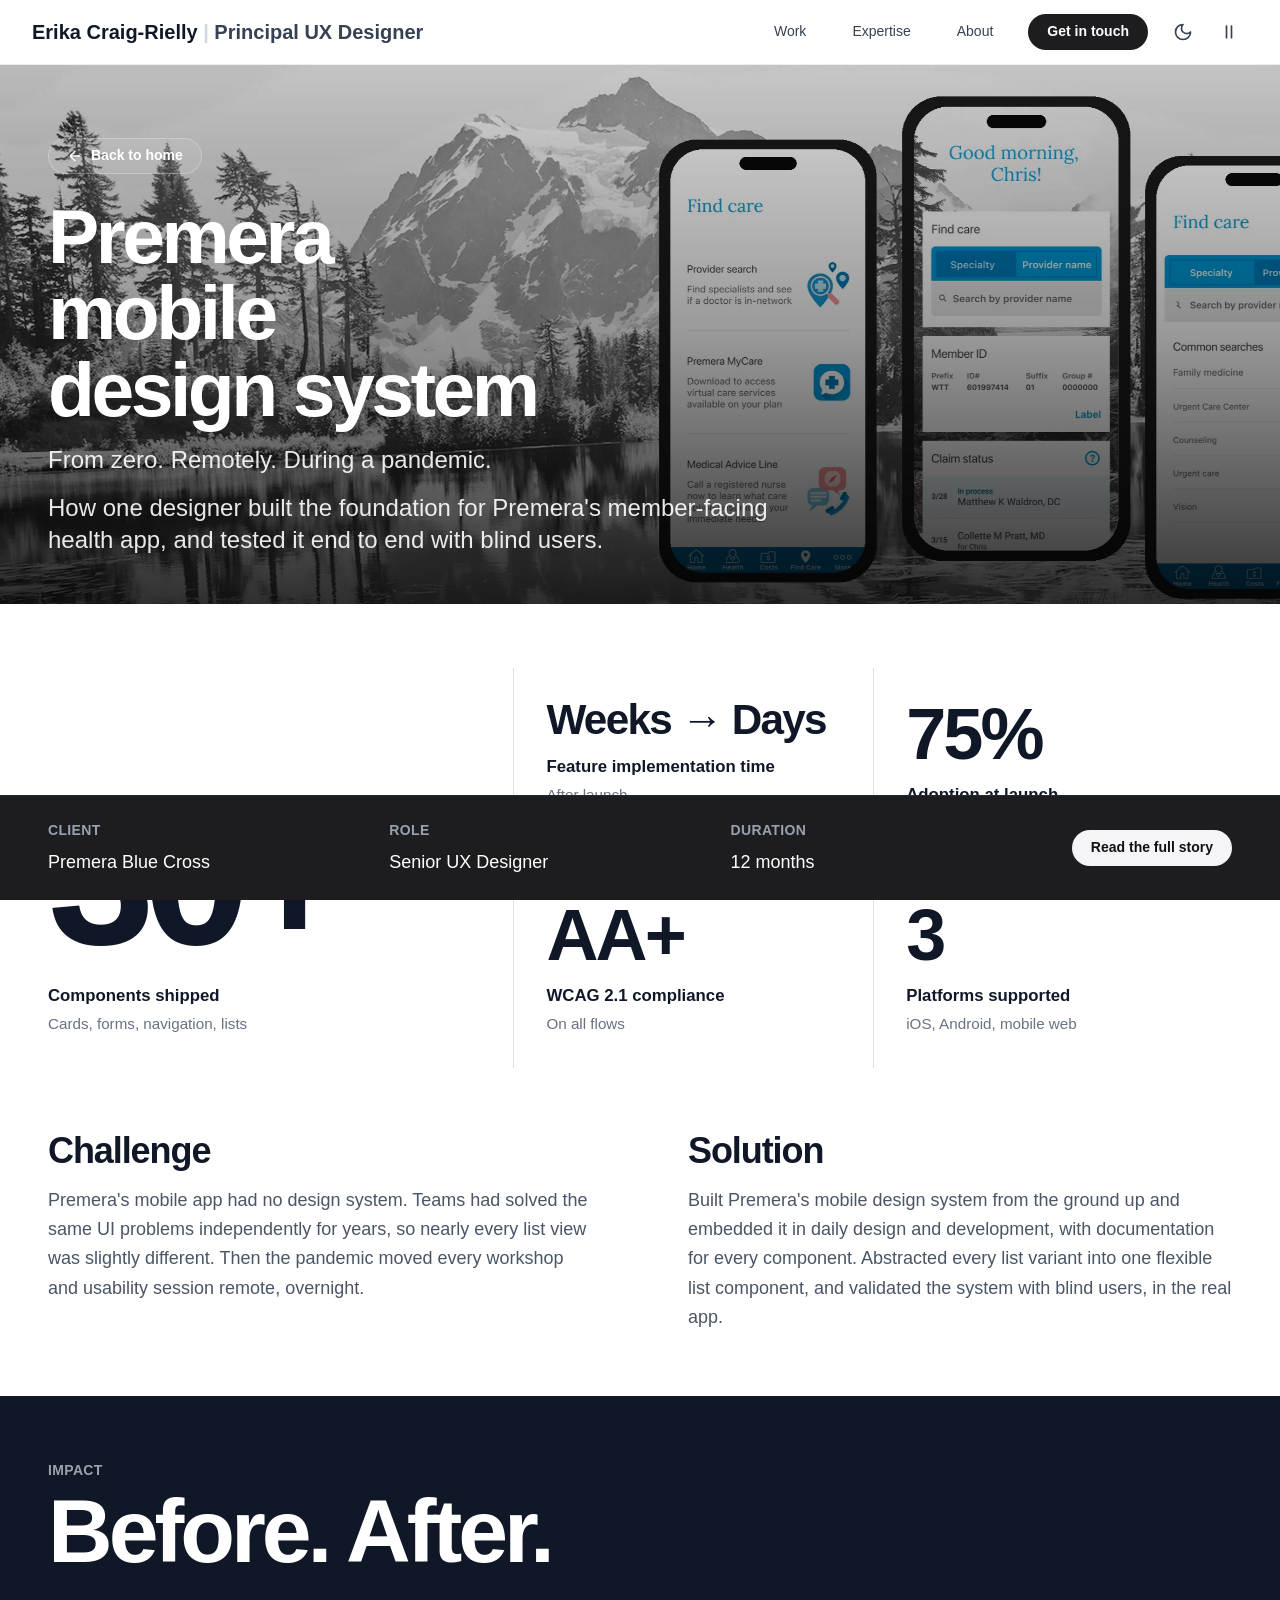
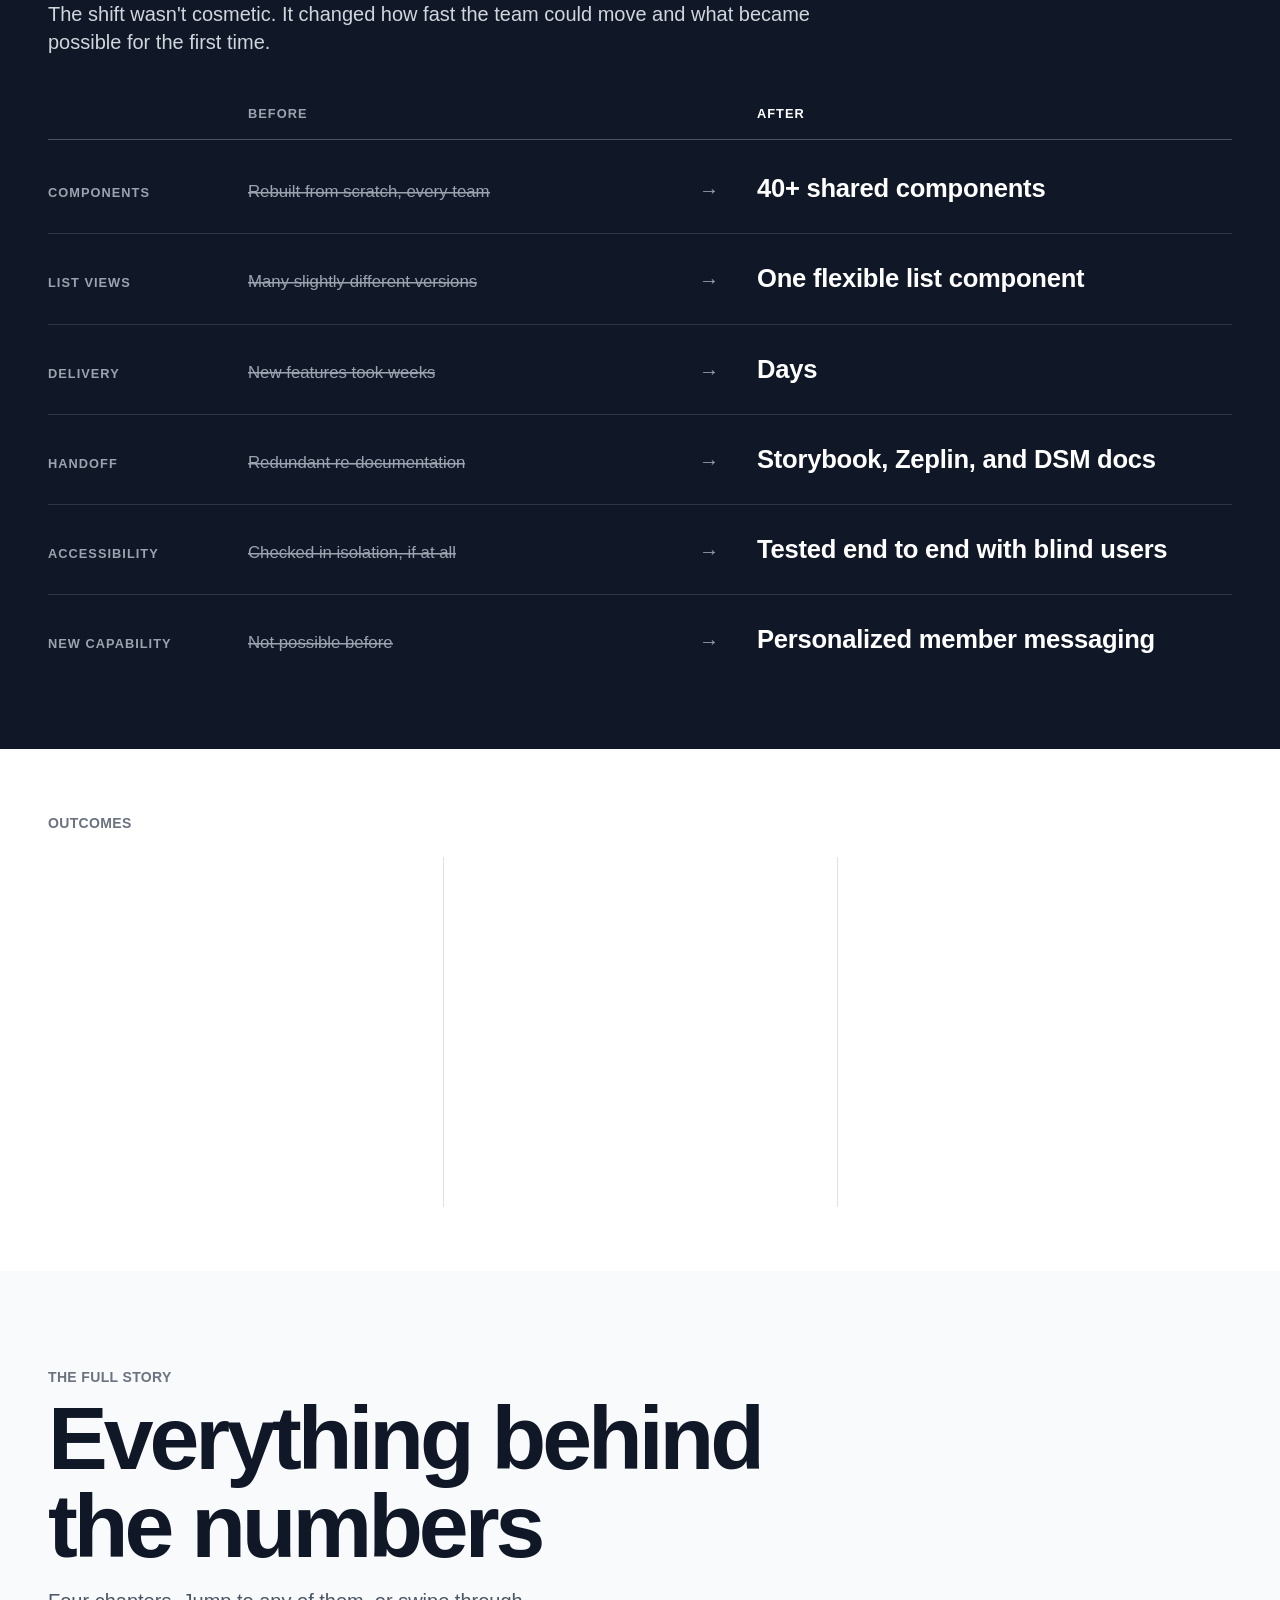
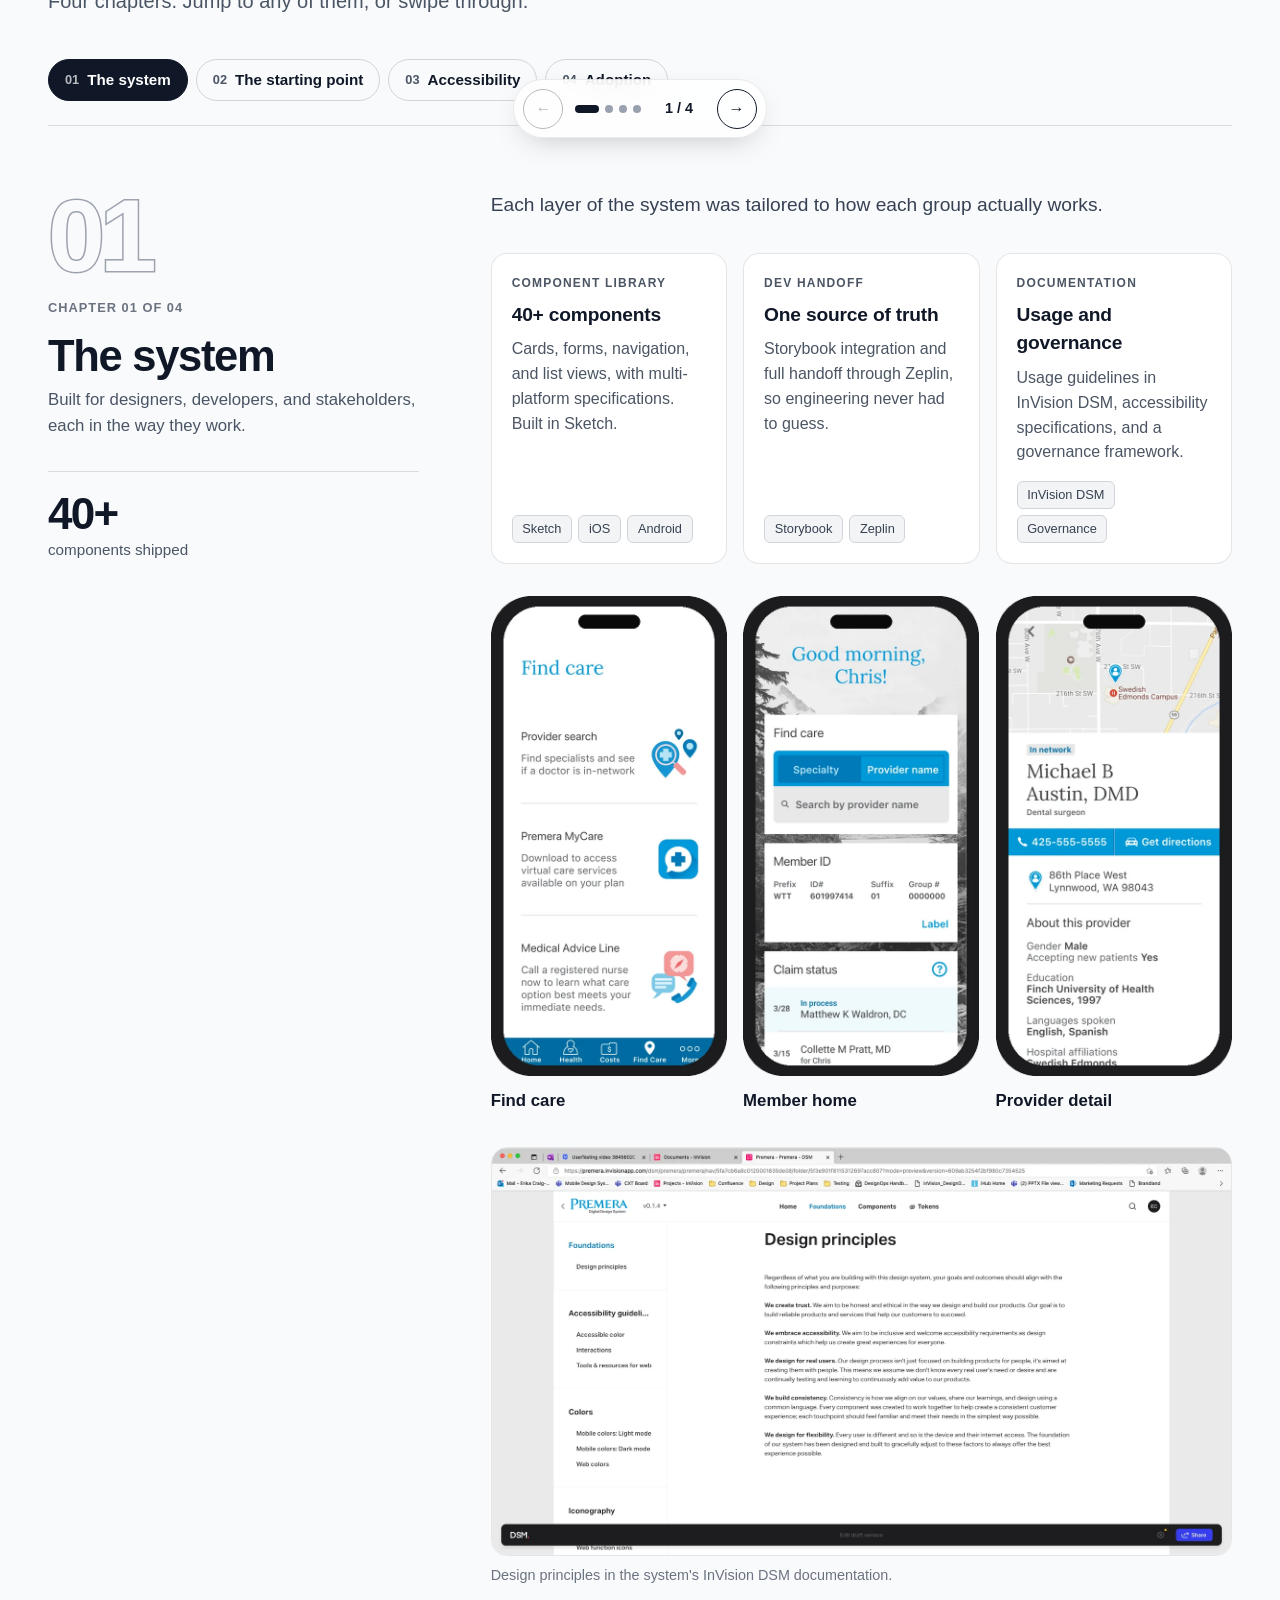
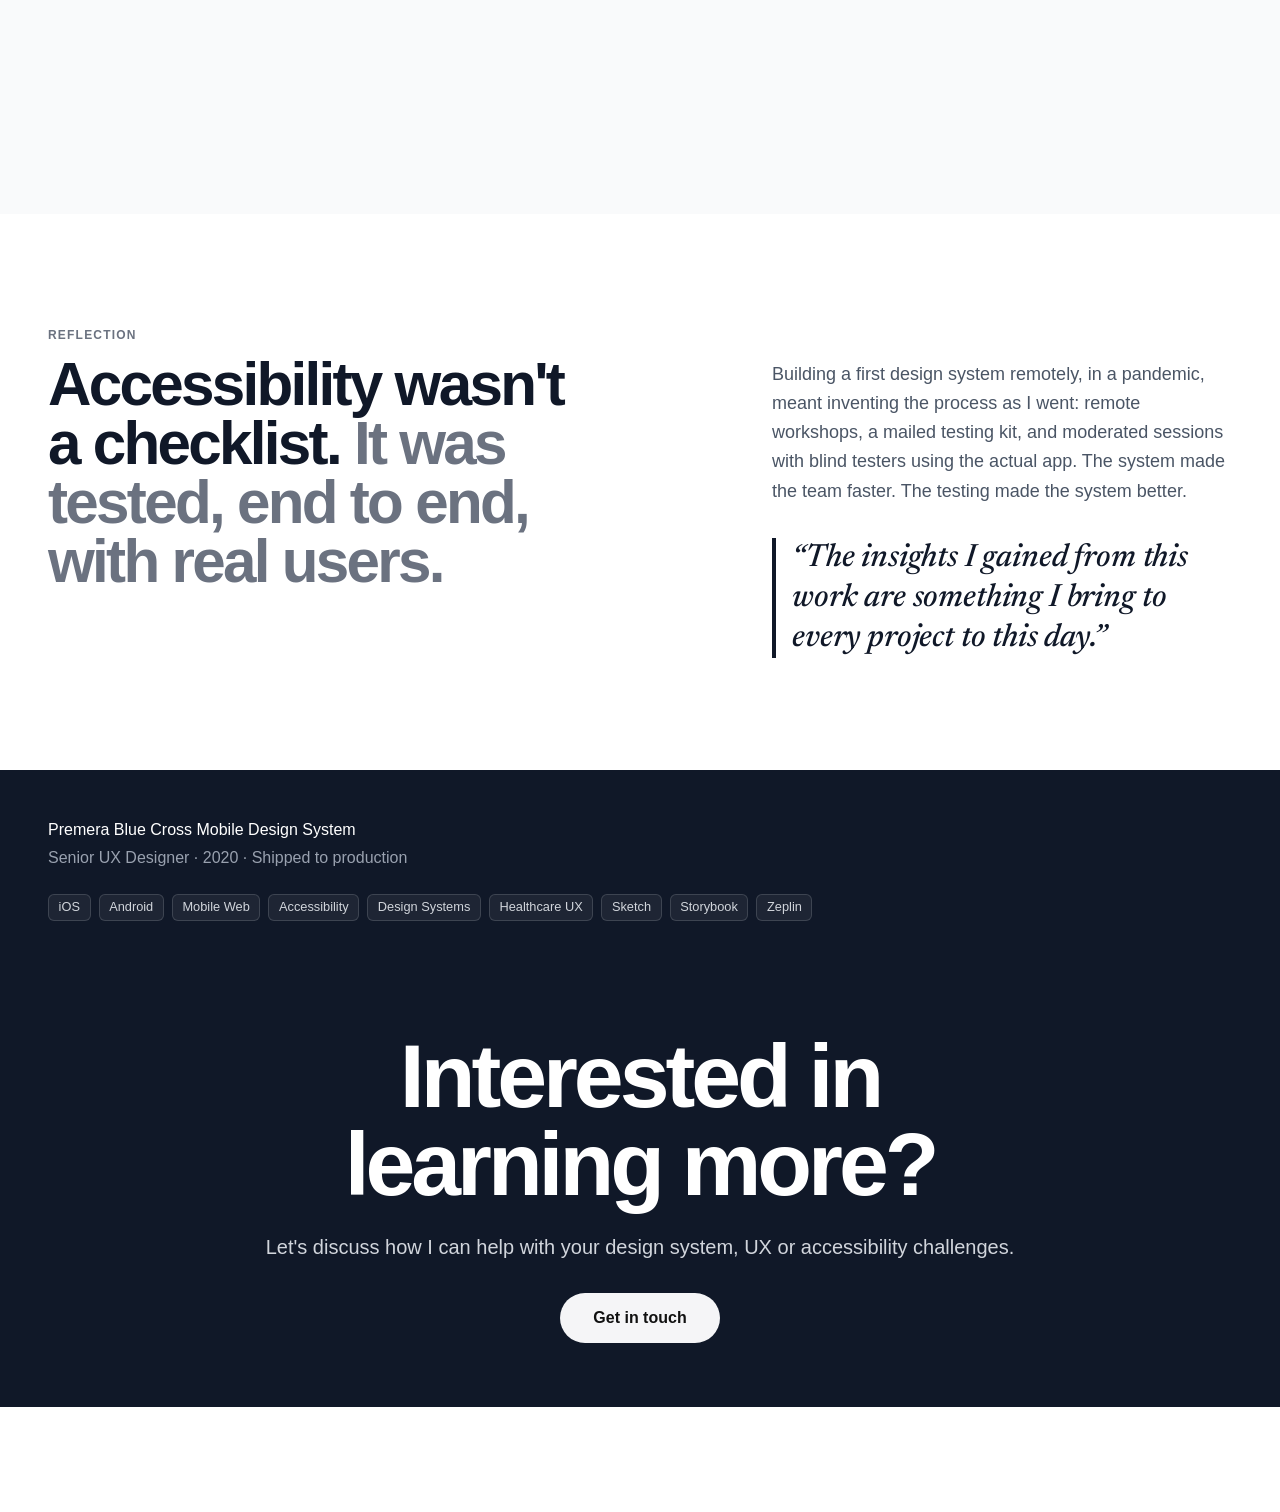
<file: premera.html>
<!doctype html><html lang="en"><head><meta charset="utf-8"><meta name="viewport" content="width=device-width, initial-scale=1, viewport-fit=cover"><title>Premera mobile design system | Erika Craig-Rielly</title>
<meta name="description" content="Premera&#x27;s first mobile design system, built remotely during a pandemic and tested end to end with blind users.">
<link rel="canonical" href="https://molecularleveldesigns.com/premera.html">
<meta property="og:site_name" content="Erika Craig-Rielly">
<meta property="og:type" content="article">
<meta property="og:url" content="https://molecularleveldesigns.com/premera.html">
<meta property="og:title" content="Premera mobile design system | Erika Craig-Rielly">
<meta property="og:description" content="Premera&#x27;s first mobile design system, built remotely during a pandemic and tested end to end with blind users.">
<meta property="og:image" content="https://molecularleveldesigns.com/og-premera.jpg">
<meta property="og:image:width" content="1200">
<meta property="og:image:height" content="630">
<meta property="og:image:alt" content="Premera mobile design system | Erika Craig-Rielly">
<meta name="twitter:card" content="summary_large_image">
<meta name="twitter:title" content="Premera mobile design system | Erika Craig-Rielly">
<meta name="twitter:description" content="Premera&#x27;s first mobile design system, built remotely during a pandemic and tested end to end with blind users.">
<meta name="twitter:image" content="https://molecularleveldesigns.com/og-premera.jpg">
<meta name="theme-color" content="#ffffff" media="(prefers-color-scheme: light)">
<meta name="theme-color" content="#0a0f1a" media="(prefers-color-scheme: dark)">
<link rel="icon" href="favicon.svg" type="image/svg+xml">
<link rel="icon" href="favicon-32.png" sizes="32x32" type="image/png">
<link rel="alternate icon" href="favicon.ico" sizes="any">
<link rel="apple-touch-icon" href="apple-touch-icon.png">

<link rel="stylesheet" href="site.css">
<script>
/* Pick light/dark before first paint. The viewer's data-theme wins; otherwise follow the OS. */
(function(){var r=document.documentElement,t=r.getAttribute('data-theme'),m=matchMedia('(prefers-color-scheme: dark)').matches;
if(t==='dark'||(t!=='light'&&m))r.classList.add('dark');})();
</script>
<style>
/* Motion layer on top of the existing site styles. Colors come from the site's own Tailwind tokens. */
:root{--ease-out:cubic-bezier(.16,1,.3,1);--ease-io:cubic-bezier(.65,0,.35,1);--page:#fff;--ink:#101828;color-scheme:light}
:root.dark{--page:#000;--ink:#fff;color-scheme:dark}
html{scroll-padding-top:72px}
html.ready{scroll-behavior:smooth}
html,body{overflow-x:clip}
body{background:var(--page);color:var(--ink);font-family:-apple-system,BlinkMacSystemFont,"Segoe UI",Roboto,"Helvetica Neue",Arial,sans-serif;-webkit-font-smoothing:antialiased}
#topnav{padding-top:env(safe-area-inset-top,0px)}
.dark .i-moon,html:not(.dark) .i-sun{display:none}
.paused .i-pause,html:not(.paused) .i-play{display:none}

/* small utility gaps not in the compiled stylesheet */
@media (min-width:48rem){.md\:inline-block{display:inline-block}}
.mb-4{margin-bottom:1rem}.object-left{object-position:left}.select-all{user-select:all}

/* scroll progress */
.progress{position:fixed;inset:0 0 auto;height:2px;z-index:60;background:var(--ink);transform-origin:0 50%;transform:scaleX(var(--p,0));opacity:.85;pointer-events:none}
#topnav{transition:box-shadow .4s var(--ease-out),background-color .3s}
#topnav.scrolled{box-shadow:0 8px 30px -12px rgb(0 0 0 / .18)}

/* hero entrance */
@keyframes rise{from{opacity:0;transform:translateY(28px);filter:blur(8px)}to{opacity:1;transform:none;filter:none}}
.enter{animation:rise 1s var(--ease-out) both;animation-delay:calc(var(--d,0) * 110ms + 80ms)}

/* rotating headline */
.rotator .words{display:inline-grid;justify-items:center}
/* every phrase on one line, so the block height never changes */
.rotator{font-size:1em;line-height:1.15;white-space:nowrap;margin-top:.12em;letter-spacing:-.01em}
@media (max-width:480px){#hero-heading{font-size:2.125rem}}
@media (min-width:768px){#hero-heading{font-size:5rem}}
.rotator .word{grid-area:1/1;display:inline-block;opacity:0;transform:translateY(.45em);filter:blur(10px);transition:opacity .7s var(--ease-out),transform .8s var(--ease-out),filter .7s var(--ease-out)}
.rotator .word.is-on{opacity:1;transform:none;filter:none}
.rotator .word.is-out{opacity:0;transform:translateY(-.45em);filter:blur(10px)}

/* hero background drift + parallax */
.hero-bg{transform:scale(1.12) scaleY(var(--flip,1));animation:drift 38s var(--ease-io) infinite alternate;will-change:transform}
.hero-bg.flip{--flip:-1}
@keyframes drift{from{transform:translate3d(-1.5%,0,0) scale(1.12) scaleY(var(--flip,1))}to{transform:translate3d(1.5%,-2%,0) scale(1.2) scaleY(var(--flip,1))}}

/* ===== "What I'm up to": bento grid (featured tile + five) ===== */
.now-head{display:flex;flex-wrap:wrap;align-items:flex-end;justify-content:space-between;gap:.75rem 2rem;margin-bottom:2.5rem}
.now-sub{display:inline-flex;align-items:center;gap:.6rem;font-size:.95rem;font-weight:500;color:#4b5563}
.dark .now-sub{color:#9ca3af}
.now-live{width:.55rem;height:.55rem;border-radius:50%;background:#16a34a;box-shadow:0 0 0 0 rgb(22 163 74 / .5);animation:livePulse 2.4s ease-out infinite}
@keyframes livePulse{0%{box-shadow:0 0 0 0 rgb(22 163 74 / .45)}70%,100%{box-shadow:0 0 0 .5rem rgb(22 163 74 / 0)}}
.now-grid{display:grid;gap:1rem;grid-template-columns:1fr}
.now-tile{position:relative;display:flex;flex-direction:column;gap:.75rem;padding:1.5rem;border-radius:1rem;background:#f9fafb;border:1px solid #e5e7eb;transition:border-color .2s ease,background-color .2s ease}
.now-tile:hover{border-color:#9ca3af}
.dark .now-tile{background:rgb(255 255 255 / .04);border-color:rgb(255 255 255 / .1)}
.dark .now-tile:hover{border-color:rgb(255 255 255 / .35)}
.now-tile .tag{align-self:flex-start}
.now-tile h3{font-size:1.25rem;line-height:1.25;font-weight:600;color:#111827;letter-spacing:-.01em}
.dark .now-tile h3{color:#fff}
.now-tile p{color:#4b5563;line-height:1.6;font-size:.975rem}
.dark .now-tile p{color:#d1d5db}
.now-tile a,.dark .now-tile a{color:inherit!important;text-decoration:underline;text-underline-offset:3px;text-decoration-thickness:1px;text-decoration-color:currentColor;transition:text-decoration-thickness .15s}
.now-tile a:hover{text-decoration-thickness:2px}
.now-feat{background:#1d1d1f;border-color:#1d1d1f;padding:2rem;justify-content:flex-end;min-height:20rem}
.now-feat:hover{border-color:#6b7280}
.dark .now-feat{background:#f5f5f7;border-color:#f5f5f7}
.dark .now-feat:hover{border-color:#fff}
.now-feat h3{font-size:clamp(1.75rem,3.2vw,2.75rem);line-height:1.08;letter-spacing:-.025em;color:#fff;max-width:14ch}
.now-feat p{color:#d1d5db;font-size:1.05rem;max-width:46ch}
.dark .now-feat h3{color:#111}
.dark .now-feat p{color:#374151}
.dark .now-feat .tag{background:#fff;border-color:#d1d5db;color:#374151}
.now-feat::before{content:"";position:absolute;inset:0;border-radius:inherit;pointer-events:none;opacity:.5;
  background-image:radial-gradient(rgb(255 255 255 / .22) 1px,transparent 1.2px);background-size:22px 22px;
  -webkit-mask-image:linear-gradient(200deg,#000 0%,transparent 55%);mask-image:linear-gradient(200deg,#000 0%,transparent 55%)}
.dark .now-feat::before{background-image:radial-gradient(rgb(0 0 0 / .18) 1px,transparent 1.2px)}
.now-feat>*{position:relative}
@media (min-width:768px){
  .now-grid{grid-template-columns:repeat(6,1fr)}
  .now-tile{grid-column:span 3}
}
@media (min-width:1024px){
  .now-grid{grid-template-columns:repeat(12,1fr);grid-auto-rows:auto}
  .now-feat{grid-column:1 / span 7;grid-row:1 / span 2}
  .now-tile:nth-child(2),.now-tile:nth-child(3){grid-column:8 / span 5}
  .now-tile:nth-child(n+4){grid-column:span 4}
}
@supports (animation-timeline: view()){
  .now-tile{animation:reveal linear both;animation-timeline:view(block 0% calc(25% + var(--foot, 0px)));animation-range:entry calc(var(--i) * 5%) cover calc(22% + var(--i) * 3%)}
}
@media (prefers-reduced-motion: reduce){.now-tile{animation:none!important}.now-live{animation:none}}
html.paused .now-live{animation:none}

/* ===== Expertise explorer: big skill list (left) + detail panel with linked case studies (right) ===== */
.xe{display:grid;gap:1rem}
.xe-tab{all:unset;box-sizing:border-box;display:flex;align-items:baseline;gap:1rem;width:100%;cursor:default}
.xe-n{font-size:.8rem;font-weight:600;letter-spacing:.08em;color:#6b7280;font-variant-numeric:tabular-nums}
.xe-name{font-size:1.5rem;font-weight:700;letter-spacing:-.02em;line-height:1.15;color:#101828}
.dark .xe-name{color:#fff}
.xe-panel{position:relative;overflow:hidden;padding:1.5rem;border-radius:1.25rem;background:#fff;border:1px solid #e5e7eb;margin-top:.75rem}
.dark .xe-panel{background:#111827;border-color:rgb(255 255 255 / .1)}
.xe-big{position:absolute;right:-.06em;top:-.22em;font-size:9rem;font-weight:800;line-height:1;letter-spacing:-.04em;color:transparent;-webkit-text-stroke:1.5px #e5e7eb;paint-order:stroke fill;pointer-events:none}
.dark .xe-big{-webkit-text-stroke-color:rgb(255 255 255 / .1)}
.xe-ic{position:relative;width:3rem;height:3rem;border-radius:.85rem;display:grid;place-items:center;background:#101828;color:#fff;margin-bottom:1.25rem}
.dark .xe-ic{background:#fff;color:#101828}
.xe-h{display:none}
.xe-p{position:relative;font-size:1.1rem;line-height:1.6;color:#374151;max-width:38ch}
.dark .xe-p{color:#d1d5db}
.xe-seen{position:relative;margin-top:1.5rem;padding-top:1.25rem;border-top:1px solid #e5e7eb}
.dark .xe-seen{border-top-color:rgb(255 255 255 / .1)}
.xe-lab{font-size:.75rem;font-weight:600;letter-spacing:.1em;text-transform:uppercase;color:#6b7280;margin-bottom:.75rem}
.xe-chips{display:flex;flex-wrap:wrap;gap:.5rem}
.xe-chips svg{width:.9rem;height:.9rem}
.xe-item{padding:1.5rem 0;border-top:1px solid rgb(0 0 0 / .1)}
.dark .xe-item{border-top-color:rgb(255 255 255 / .12)}
@media (max-width:63.99rem){
  .xe{gap:0}
  .xe-item{padding:1.1rem 0}
  .xe-item:last-child{border-bottom:1px solid rgb(0 0 0 / .1)}
  .dark .xe-item:last-child{border-bottom-color:rgb(255 255 255 / .12)}
  .xe-tab{cursor:pointer;align-items:center}
  .xe-tab::after{content:"";margin-left:auto;width:.6rem;height:.6rem;border-right:2px solid currentColor;border-bottom:2px solid currentColor;transform:rotate(45deg) translate(-2px,-2px);transition:transform .25s ease;color:#6b7280}
  .xe-item.is-on .xe-tab::after{transform:rotate(-135deg)}
  .xe-item:not(.is-on) .xe-panel{display:none}
  .xe-tab:focus-visible{outline:2px solid currentColor;outline-offset:4px;border-radius:4px}
}
@media (min-width:64rem){
  .xe{grid-template-columns:minmax(0,5fr) minmax(0,7fr);grid-auto-rows:auto;column-gap:4rem;row-gap:0;align-items:start}
  .xe-item{display:contents}
  .xe-tab{grid-column:1;position:relative;padding:1.1rem 0 1.1rem 1.25rem;border-top:1px solid rgb(0 0 0 / .1);cursor:pointer}
  .dark .xe-tab{border-top-color:rgb(255 255 255 / .12)}
  .xe-item:last-child .xe-tab{border-bottom:1px solid rgb(0 0 0 / .1)}
  .dark .xe-item:last-child .xe-tab{border-bottom-color:rgb(255 255 255 / .12)}
  .xe-tab::before{content:"";position:absolute;left:0;top:.9rem;bottom:.9rem;width:3px;border-radius:3px;background:#101828;transform:scaleY(0);transition:transform .35s cubic-bezier(.2,.8,.2,1)}
  .dark .xe-tab::before{background:#fff}
  .xe-name{font-size:clamp(1.6rem,2.6vw,2.4rem);color:#9ca3af;transition:color .2s ease}
  .dark .xe-name{color:#6b7280}
  .xe-tab:hover .xe-name{color:#4b5563}
  .dark .xe-tab:hover .xe-name{color:#d1d5db}
  .xe-item.is-on .xe-name{color:#101828}
  .dark .xe-item.is-on .xe-name{color:#fff}
  .xe-item.is-on .xe-tab::before{transform:scaleY(1)}
  .xe-tab:focus-visible{outline:2px solid currentColor;outline-offset:2px;border-radius:4px}
  .xe-panel{grid-column:2;grid-row:1 / span 6;margin-top:0;padding:2.5rem;min-height:100%;position:sticky;top:6rem;
    opacity:0;visibility:hidden;transform:translateY(10px);transition:opacity .35s ease,transform .45s cubic-bezier(.2,.8,.2,1),visibility 0s .45s}
  .xe-item.is-on .xe-panel{opacity:1;visibility:visible;transform:none;transition:opacity .35s ease .05s,transform .45s cubic-bezier(.2,.8,.2,1) .05s,visibility 0s}
  .xe-h{display:block;position:relative;font-size:1.75rem;font-weight:700;letter-spacing:-.02em;color:#101828;margin-bottom:.75rem}
  .dark .xe-h{color:#fff}
  .xe-p{font-size:1.25rem}
  .xe-big{font-size:14rem}
}
@media (prefers-reduced-motion: reduce){.xe-panel,.xe-tab::before{transition:none!important;transform:none!important}}

/* typography: no widows or orphans anywhere (even line breaks for body copy, balanced headings) */
p,li,dd,dt,blockquote,figcaption{text-wrap:pretty}
h1,h2,h3,h4,h5,h6{text-wrap:balance}

/* mobile menu (below 768px the nav links collapse behind a menu button) */
.nav-menu-btn .i-close,.nav-menu-btn[aria-expanded=true] .i-menu{display:none}
.nav-menu-btn[aria-expanded=true] .i-close{display:inline}
.mobile-menu{display:grid;gap:0;padding:.25rem 0 1.5rem}
.mobile-menu .mm-link{display:block;padding:.9rem 0;font-size:1.25rem;font-weight:600;letter-spacing:-.01em;color:#101828;border-bottom:1px solid rgb(0 0 0 / .08);text-decoration:none}
.dark .mobile-menu .mm-link{color:#fff;border-bottom-color:rgb(255 255 255 / .1)}
.mobile-menu .btn{justify-self:start;margin-top:1.25rem}
.mobile-menu .btn svg{width:.9rem;height:.9rem}
@media (min-width:48rem){.nav-menu-btn,.mobile-menu{display:none!important}}

/* ===== Accessibility pass ===== */
/* contrast: small gray labels reach 4.5:1 and large gray display text reaches 3:1, in both themes */
html:not(.dark) :is(#outcomes-section, .fs-head) .text-gray-400, html:not(.dark) span.text-gray-400{color:#6b7280}
html:not(.dark) .fs-tab:not([aria-selected="true"]) .fs-tab-n{color:#4b5563;opacity:1}
html:not(.dark) .ramp-before span{color:#6b7280}
html:not(.dark) .xe-name{color:#6b7280}
html:not(.dark) .ab-h span{color:#6b7280}
html.dark :is(.sh-kicker,.sh-cat,.wk-client,.wk-lab,.xe-lab,.xe-n,.ab-kicker,.ab-fact dt,.fs-kicker,.ch-label,.n-kind,.ramp-after small,cite,.now-sub){color:#9ca3af}
html.dark figcaption{color:#9ca3af}
/* touch targets: every pagination dot is at least 24px wide */
button.dot{min-width:24px}
/* chapter panels can take keyboard focus (so their content can be scrolled and read) */
.fs-track:focus-visible{outline:2px solid currentColor;outline-offset:4px;border-radius:8px}
/* swipe rows take keyboard focus only while they actually scroll (set in script) */
.swipe-focus:focus-visible{outline:2px solid currentColor;outline-offset:4px;border-radius:8px}
/* pagination dots: each button is a 24px target; the visible dot is drawn inside it */
.sap-pager,.sh-pager{gap:0!important}
button.sap-pip,button.sh-pip{width:24px!important;height:24px!important;min-width:24px;background:none!important;display:inline-flex;align-items:center;justify-content:center;padding:0}
button.sap-pip[aria-current=true],button.sh-pip[aria-current=true]{width:32px!important}
button.sap-pip::before,button.sh-pip::before{content:none!important}
button.sap-pip::after,button.sh-pip::after{content:"";display:block;width:.5rem;height:.5rem;border-radius:9999px;background:#9ca3af;transition:width .3s ease,background-color .3s ease}
button.sap-pip[aria-current=true]::after,button.sh-pip[aria-current=true]::after{width:1.5rem;background:#111827}
.dark button.sap-pip::after,.dark button.sh-pip::after{background:#4b5563}
.dark button.sap-pip[aria-current=true]::after,.dark button.sh-pip[aria-current=true]::after{background:#fff}
.ba-pager button.sap-pip::after{background:#4b5563}
.ba-pager button.sap-pip[aria-current=true]::after{background:#fff}

/* ===== Button system: 2 sizes (sm, lg) x primary / secondary / ghost (+ icon).
   Every button hovers the same way: a color shift only, no movement, no shadow change. ===== */
.btn{display:inline-flex;align-items:center;justify-content:center;gap:.5rem;border-radius:9999px;border:1px solid transparent;font-weight:600;line-height:1.25;white-space:nowrap;text-decoration:none;cursor:pointer;box-shadow:none;transform:none;transition:background-color .5s cubic-bezier(.22,1,.36,1),border-color .5s cubic-bezier(.22,1,.36,1),color .5s cubic-bezier(.22,1,.36,1)}
.btn.hidden{display:none}
@media (min-width:768px){.btn.md\:inline-flex{display:inline-flex}}
.btn-sm{padding:.5rem 1.125rem;font-size:.875rem}
.btn-lg{padding:.875rem 2rem;font-size:1rem}
.btn-icon{padding:.5rem;border-radius:9999px}
.btn:focus-visible{outline:2px solid #1d1d1f;outline-offset:3px}
.dark .btn:focus-visible,.btn.on-dark:focus-visible{outline-color:#fff}
.btn-primary{background:#1d1d1f;color:#fff}
.btn-primary:hover{background:#48484a}
.dark .btn-primary,.btn-primary.on-dark{background:#f5f5f7;color:#111}
.dark .btn-primary:hover,.btn-primary.on-dark:hover{background:#d1d5db}
.btn-secondary{background:#fff;border-color:#d1d5db;color:#111827}
.btn-secondary:hover{background:#e5e7eb;border-color:#9ca3af}
.dark .btn-secondary,.btn-secondary.on-dark{background:rgb(255 255 255 / .08);border-color:rgb(255 255 255 / .25);color:#fff}
.dark .btn-secondary:hover,.btn-secondary.on-dark:hover{background:#3a3a3c;border-color:rgb(255 255 255 / .45)}
.btn-ghost{background:transparent;color:#374151;font-weight:500}
.btn-ghost:hover{background:#e5e7eb;color:#111827}
.dark .btn-ghost{color:#d1d5db}
.dark .btn-ghost:hover{background:#3a3a3c;color:#fff}
/* round arrow buttons use the same hover as secondary */
.wk-arrows button:hover:not(:disabled),.fs-pager button.fs-prev:hover:not(:disabled),.fs-pager button.fs-next:hover:not(:disabled){background:#e5e7eb;color:#111827}
.dark .wk-arrows button:hover:not(:disabled),.dark .fs-pager button.fs-prev:hover:not(:disabled),.dark .fs-pager button.fs-next:hover:not(:disabled){background:#3a3a3c;color:#fff}

/* magnetic buttons */
.magnet{display:inline-flex;align-items:center;gap:.5rem;transform:translate(var(--mx,0),var(--my,0));transition:transform .35s var(--ease-out),box-shadow .3s,background-color .3s}

/* case study imagery: hover */
.cs-frame{transition:box-shadow .7s var(--ease-out)}
.group:hover .cs-frame{box-shadow:0 40px 80px -30px rgb(0 0 0 / .35)}
.cs-img{transition:transform 1.1s var(--ease-out)}
.group:hover .cs-img{transform:scale(1.05)}
.gap-logo{transition:transform 1.1s var(--ease-out)}
.group:hover .gap-logo{transform:translate(-50%,-50%) scale(.96)}
.cs-pill{transition:background-color .3s,transform .5s var(--ease-out)}
.group:hover .cs-pill{background:rgb(0 0 0 / .62);transform:translateY(-4px)}
.ic{transition:transform .5s var(--ease-out)}
.outcome:hover .ic,.exp-card:hover .ic{transform:rotate(-8deg) scale(1.08)}
.exp-card,.now-card{transition:transform .5s var(--ease-out),box-shadow .5s,border-color .3s}
.exp-card:hover,.now-card:hover{transform:translateY(-6px)}

/* filter transitions */
.case{transition:opacity .45s var(--ease-out),transform .45s var(--ease-out)}
.case.is-leaving{opacity:0;transform:translateY(16px)}
.case[hidden]{display:none}

/* now carousel: full-bleed like the original */
.now-track{margin-left:calc(50% - 50vw);width:100vw;padding-left:max(24px,calc(50vw - 50% + 0px));padding-right:max(24px,calc(50vw - 50%))}
@media (min-width:80rem){.now-track{padding-left:calc(50vw - 40rem + 2rem);padding-right:calc(50vw - 40rem + 2rem)}}

/* skater: idle glide */
.skater{transform-origin:45% 98%;animation:glide 5.5s var(--ease-io) infinite}
@keyframes glide{0%,100%{transform:rotate(-2.5deg) translateX(-6px)}50%{transform:rotate(2.5deg) translateX(10px)}}

/* scroll-driven reveals. Without support, everything simply stays visible. */
@supports (animation-timeline: view()){
  @keyframes reveal{from{opacity:0;transform:translateY(48px)}to{opacity:1;transform:none}}
  @keyframes unclip{from{clip-path:inset(7% 5% 7% 5% round 48px);transform:scale(.97)}to{clip-path:inset(0 0 0 0 round 24px);transform:none}}
  @keyframes parallax{from{transform:scale(1.14) translateY(-4%)}to{transform:scale(1.04) translateY(4%)}}
  @keyframes slideL{from{opacity:0;transform:translateX(56px)}to{opacity:1;transform:none}}
  @keyframes skateIn{from{opacity:0;translate:120px 0}to{opacity:1;translate:0 0}}
  @keyframes track{from{letter-spacing:.06em;opacity:.2}to{letter-spacing:-.025em;opacity:1}}

  .rv-head{animation:reveal linear both;animation-timeline:view(block 0% calc(25% + var(--foot, 0px)));animation-range:entry 5% cover 28%}
  .big-head{animation-name:track}
  .cs-frame{animation:unclip linear both;animation-timeline:view(block 0% calc(25% + var(--foot, 0px)));animation-range:entry 0% cover 40%}
  .cs-parallax{animation:parallax linear both;animation-timeline:view(block 0% calc(25% + var(--foot, 0px)));animation-range:cover 0% cover 100%}
  .cs-copy{animation:reveal linear both;animation-timeline:view(block 0% calc(25% + var(--foot, 0px)));animation-range:entry 0% cover 25%}
  .outcome{animation:slideL linear both;animation-timeline:view(block 0% calc(25% + var(--foot, 0px)));animation-range:entry calc(var(--i) * 12%) cover calc(18% + var(--i) * 5%)}
  #now{view-timeline-name:--now;view-timeline-inset:0% calc(25% + var(--foot, 0px))}
  .now-card{animation:slideL linear both;animation-timeline:--now;animation-range:entry calc(5% + var(--i) * 6%) cover calc(30% + var(--i) * 4%)}
  .exp-card{animation:reveal linear both;animation-timeline:view(block 0% calc(25% + var(--foot, 0px)));animation-range:entry calc(var(--i) * 6%) cover calc(22% + var(--i) * 3%)}
  .skater-wrap{animation:skateIn linear both;animation-timeline:view(block 0% calc(25% + var(--foot, 0px)));animation-range:entry 0% cover 35%}

  /* case study page */
  @keyframes fillX{from{transform:scaleX(0)}to{transform:scaleX(1)}}
  @keyframes growY{from{transform:scaleY(0)}to{transform:scaleY(1)}}
  @keyframes pop{from{opacity:0;transform:scale(.6)}to{opacity:1;transform:none}}
  @keyframes slideR{from{opacity:0;transform:translateX(-56px)}to{opacity:1;transform:none}}
  @keyframes heroOut{to{transform:scale(1.08) translateY(6%);filter:brightness(.8)}}
  .rv{animation:reveal linear both;animation-timeline:view(block 0% calc(25% + var(--foot, 0px)));animation-range:entry calc(var(--i,0) * 6%) cover calc(24% + var(--i,0) * 3%)}
  .quote{position:relative}
  .quote::before{content:"";position:absolute;left:0;top:0;bottom:0;width:4px;background:currentColor;transform-origin:50% 0;animation:growY linear both;animation-timeline:view(block 0% calc(25% + var(--foot, 0px)));animation-range:entry 10% cover 35%}
  .chip{animation:pop linear both;animation-timeline:view(block 0% calc(25% + var(--foot, 0px)));animation-range:entry calc(var(--i,0) * 4%) cover calc(20% + var(--i,0) * 3%)}
  .from-left{animation:slideR linear both;animation-timeline:view(block 0% calc(25% + var(--foot, 0px)));animation-range:entry 0% cover 30%}
  .from-right{animation:slideL linear both;animation-timeline:view(block 0% calc(25% + var(--foot, 0px)));animation-range:entry 0% cover 30%}
  .steps{view-timeline-name:--steps;view-timeline-inset:0% calc(25% + var(--foot, 0px));position:relative}
  .steps-line{position:absolute;left:-14px;top:24px;bottom:24px;width:2px;background:currentColor;opacity:.5;transform-origin:50% 0;animation:growY linear both;animation-timeline:--steps;animation-range:contain 0% contain 100%}
  .cs-hero-img{animation:heroOut linear both;animation-timeline:scroll(root);animation-range:0 70vh}
}
@media (max-width:63.99rem){.steps-line{display:none}}
.cs-hero-img{transform-origin:50% 30%}
@media (min-width:48rem){body.cs-page{--foot:110px}}
.bar-fill{transform-origin:0 50%;transition:transform 1.3s var(--ease-out) .1s}
.bar-fill.pre{transform:scaleX(0);transition:none}
@keyframes kenburns{from{scale:1.12}to{scale:1}}
.cs-hero-wrap{animation:kenburns 2.4s var(--ease-out) both}
.step{transition:background-color .4s,transform .5s var(--ease-out)}
.step:hover{transform:translateX(6px)}
.step .num{transition:color .4s}
.step:hover .num{color:currentColor}
.brand-card{transition:transform .5s var(--ease-out),box-shadow .5s}
.brand-card:hover{transform:translateY(-4px);box-shadow:0 20px 40px -24px rgb(0 0 0 / .3);position:relative;z-index:1}


/* overview: sticky intro + constraint list that highlights the one in focus */
.ov-grid{display:grid;gap:3rem}
@media (min-width:64rem){.ov-grid{grid-template-columns:minmax(0,2fr) minmax(0,1fr);gap:5rem;align-items:start}.ov-intro{position:sticky;top:7rem}.ov-intro h2{font-size:clamp(3.5rem,5.6vw,5.5rem);line-height:1.02;letter-spacing:-.03em}}
.ov-count{margin-top:2.5rem;font-variant-numeric:tabular-nums;font-weight:700;font-size:1rem;letter-spacing:.04em;display:none}
@media (min-width:64rem){.ov-count{display:block}}
.ov-now{display:inline-block;font-size:3rem;line-height:1;transition:transform .5s var(--ease-out)}
.ov-of{color:rgb(107 114 128)}
.ov-list{list-style:none;margin:0;padding:0}
.ov-item{position:relative;display:grid;grid-template-columns:1fr;gap:.75rem;padding:2rem 0 2rem 1.25rem;border-top:1px solid rgb(0 0 0 / .1)}
.dark .ov-item{border-top-color:rgb(255 255 255 / .12)}
.ov-item:first-child{border-top:0;padding-top:0}
.ov-item:first-child::before{top:0}
.ov-item:last-child{padding-bottom:0}
.ov-item:last-child::before{bottom:0}
.ov-item::before{content:"";position:absolute;left:0;top:2rem;bottom:2rem;width:3px;border-radius:3px;background:currentColor;transform:scaleY(0);transform-origin:50% 0;transition:transform .6s var(--ease-out)}
.ov-num{font-size:2.25rem;line-height:1;font-weight:700;font-variant-numeric:tabular-nums;color:transparent;-webkit-text-stroke:1.5px rgb(156 163 175);transition:color .5s var(--ease-out),-webkit-text-stroke-color .5s}
.ov-body{transition:transform .6s var(--ease-out)}
.ov-item.is-active::before,.ov-static .ov-item::before{transform:scaleY(1)}
.ov-item.is-active .ov-num,.ov-static .ov-num{color:currentColor;-webkit-text-stroke-color:currentColor}
.ov-item.is-active .ov-body{transform:translateX(6px)}
.ov-item h3{font-size:1.25rem;line-height:1.3;margin-bottom:.5rem}
.ov-item p{font-size:1rem;line-height:1.6}


/* case study key numbers: one hero figure + four supporting figures, hairline dividers */
.sx{display:grid;grid-template-columns:repeat(2,minmax(0,1fr));margin-bottom:4rem;border-top:1px solid rgb(0 0 0 / .12)}
.dark .sx{border-top-color:rgb(255 255 255 / .14)}
.sx-cell{padding:1.75rem 1.25rem 1.75rem 0;border-bottom:1px solid rgb(0 0 0 / .12);display:flex;flex-direction:column;gap:.35rem;min-width:0}
.dark .sx-cell{border-bottom-color:rgb(255 255 255 / .14)}
.sx-cell.hero{grid-column:1 / -1}
@media (max-width:63.99rem){.sx{border-top:0}.sx-cell.hero{padding-top:0}.sx-cell:nth-child(4),.sx-cell:nth-child(5){border-bottom:0;padding-bottom:0}}
.sx-num{font-weight:700;letter-spacing:-.04em;line-height:.95;font-variant-numeric:tabular-nums;font-size:clamp(2.75rem,6vw,4.5rem);white-space:nowrap}
.sx-cell.hero .sx-num{font-size:clamp(6rem,16vw,12rem);letter-spacing:-.06em}
.sx-plus{font-size:.7em;letter-spacing:-.02em;margin-left:.06em;vertical-align:.38em;opacity:.55}
.sx-lab{font-weight:600;font-size:1.05rem;margin-top:.5rem}
.sx-sub{font-size:.95rem}
@media (min-width:64rem){
  .sx{grid-template-columns:minmax(0,1.3fr) repeat(2,minmax(0,1fr));border-top:0}
  .sx-cell{padding:2rem 2rem}
  .sx-cell.hero{grid-column:1;grid-row:1 / span 2;padding-left:0;justify-content:flex-end;border-bottom:0;border-right:1px solid rgb(0 0 0 / .12)}
  .dark .sx-cell.hero{border-right-color:rgb(255 255 255 / .14)}
  .sx-cell:nth-child(2),.sx-cell:nth-child(3){border-bottom:1px solid rgb(0 0 0 / .12)}
  .sx-cell:nth-child(4),.sx-cell:nth-child(5){border-bottom:0}
  .sx-cell:nth-child(3),.sx-cell:nth-child(5){border-left:1px solid rgb(0 0 0 / .12)}
  .dark .sx-cell:nth-child(3),.dark .sx-cell:nth-child(5){border-left-color:rgb(255 255 255 / .14)}
}


/* challenge / solution: two columns on desktop, swipeable cards with dots on phones */
.cs-swipe{display:grid;gap:3rem;position:relative}
@media (min-width:48rem){.cs-swipe{grid-template-columns:repeat(2,minmax(0,1fr))}.cs-dots{display:none}}
@media (max-width:47.99rem){
  .cs-swipe{display:flex;gap:1rem;overflow-x:auto;scroll-snap-type:x mandatory;margin-inline:-1.5rem;padding-inline:1.5rem;scroll-padding-inline:1.5rem;scrollbar-width:none;padding-block:.25rem}
  .cs-swipe::-webkit-scrollbar{display:none}
  .cs-swipe>div{flex:0 0 85%;scroll-snap-align:center;padding:1.5rem;border-radius:1rem;background:#f9fafb;border:1px solid #e5e7eb}
  .dark .cs-swipe>div{background:#1f2937;border-color:#374151}
}


/* full story: native disclosure sections, so the skim path stays short */
:root{interpolate-size:allow-keywords}
.fs-head{display:flex;flex-wrap:wrap;align-items:flex-end;justify-content:space-between;gap:1.5rem;margin-bottom:2.5rem}
.fs-toggle{font-weight:600;font-size:.95rem;padding:.6rem 1.1rem;border-radius:999px;border:1px solid currentColor;background:transparent;cursor:pointer;transition:background-color .3s,color .3s}
.fs-toggle:hover{background:rgb(0 0 0 / .06)}
.dark .fs-toggle:hover{background:rgb(255 255 255 / .1)}
.fs{border-top:1px solid rgb(0 0 0 / .12)}
.fs:last-child{border-bottom:1px solid rgb(0 0 0 / .12)}
.dark .fs,.dark .fs:last-child{border-color:rgb(255 255 255 / .14)}
.fs-sum{list-style:none;display:grid;grid-template-columns:minmax(0,1fr) auto;align-items:center;gap:1.5rem;padding:1.75rem 0;cursor:pointer;border-radius:.5rem}
.fs-sum::-webkit-details-marker{display:none}
.fs-text{display:flex;flex-direction:column;gap:.35rem;transition:transform .5s var(--ease-out)}
.fs-sum:hover .fs-text{transform:translateX(6px)}
.fs-title{font-size:clamp(1.5rem,3vw,2.25rem);font-weight:700;letter-spacing:-.02em;line-height:1.15}
.fs-line{font-size:1.05rem}
.fs-icon{position:relative;width:2.75rem;height:2.75rem;border-radius:50%;border:1px solid currentColor;flex:none;transition:transform .5s var(--ease-out),background-color .3s,color .3s}
.fs-icon::before,.fs-icon::after{content:"";position:absolute;left:50%;top:50%;width:14px;height:2px;margin:-1px 0 0 -7px;background:currentColor;border-radius:2px}
.fs-icon::after{transform:rotate(90deg)}
.fs[open] .fs-icon{transform:rotate(135deg)}
.fs-sum:hover .fs-icon{background:currentColor}
.fs-sum:hover .fs-icon::before,.fs-sum:hover .fs-icon::after{background:#fff}
.dark .fs-sum:hover .fs-icon::before,.dark .fs-sum:hover .fs-icon::after{background:#000}
.fs::details-content{block-size:0;overflow-y:clip;transition:block-size .6s var(--ease-out),content-visibility .6s allow-discrete}
.fs[open]::details-content{block-size:auto}
.fs-body{padding:.5rem 0 3rem}
.fs[open] .fs-body{animation:rise .7s var(--ease-out) both}
.fs-dark{border-radius:1.5rem;padding:2rem}
@media (min-width:48rem){.fs-dark{padding:3rem}}

/* process phases: horizontal cards with dots and arrows */
.proc{display:flex;gap:1rem;overflow-x:auto;scroll-snap-type:x mandatory;scrollbar-width:none;position:relative;padding-block:.25rem;outline-offset:4px}
.proc::-webkit-scrollbar{display:none}
.proc-card{flex:0 0 min(85%,380px);scroll-snap-align:start;display:flex;flex-direction:column;padding:1.75rem;border-radius:1rem;transition:transform .5s var(--ease-out),box-shadow .5s}
.proc-card:hover{transform:translateY(-4px);box-shadow:0 20px 40px -24px rgb(0 0 0 / .3)}
.proc-num{font-weight:700;font-size:2.25rem;line-height:1;margin-bottom:1rem;color:transparent;-webkit-text-stroke:1.5px rgb(156 163 175);font-variant-numeric:tabular-nums}
.proc-nav{display:flex;align-items:center;justify-content:space-between;margin-top:.75rem}
.proc-arrows{display:flex;gap:.5rem}
.proc-arrows button{width:2.75rem;height:2.75rem;border-radius:50%;border:1px solid currentColor;background:transparent;color:inherit;font-size:1.1rem;cursor:pointer;transition:background-color .3s,color .3s,opacity .3s}
.proc-arrows button:hover:not(:disabled){background:currentColor}
.proc-arrows button:disabled{opacity:.3;cursor:default}
@media (max-width:47.99rem){.proc-arrows{display:none}}


/* full story as slides: labeled chapter tabs, swipeable track, pager below */
.fs-slider{position:relative}
.fs-tabs{display:flex;gap:.5rem;overflow-x:auto;scrollbar-width:none;padding:.25rem 0 1.5rem;margin-bottom:1rem;border-bottom:1px solid rgb(0 0 0 / .12)}
.dark .fs-tabs{border-bottom-color:rgb(255 255 255 / .14)}
@media (max-width:63.99rem){.fs-tabs{margin-inline:-1.5rem;padding-inline:1.5rem;scroll-padding-inline:1.5rem;border-bottom:0;background:linear-gradient(rgb(0 0 0 / .12),rgb(0 0 0 / .12)) 1.5rem 100% / calc(100% - 3rem) 1px no-repeat}.dark .fs-tabs{background-image:linear-gradient(rgb(255 255 255 / .14),rgb(255 255 255 / .14))}}
.fs-tabs::-webkit-scrollbar{display:none}
.fs-tab{flex:none;display:inline-flex;align-items:center;gap:.5rem;padding:.55rem 1rem;border-radius:999px;font-weight:600;font-size:.95rem;border:1px solid rgb(0 0 0 / .15);background:transparent;color:inherit;cursor:pointer;white-space:nowrap;transition:background-color .3s,color .3s,border-color .3s}
.dark .fs-tab{border-color:rgb(255 255 255 / .2)}
.fs-tab:hover{border-color:currentColor}
.fs-tab-n{font-variant-numeric:tabular-nums;opacity:.5;font-size:.8rem}
.fs-tab[aria-selected="true"]{background:#101828;color:#fff;border-color:#101828}
.dark .fs-tab[aria-selected="true"]{background:#fff;color:#101828;border-color:#fff}
.fs-tab[aria-selected="true"] .fs-tab-n{opacity:.7}
.fs-track{display:flex;align-items:flex-start;column-gap:4rem;overflow-x:auto;overflow-y:hidden;scroll-snap-type:x mandatory;scrollbar-width:none;transition:height .5s var(--ease-out);overscroll-behavior-x:contain}
.fs-track::-webkit-scrollbar{display:none}
.fs-slide{flex:0 0 100%;min-width:0;scroll-snap-align:start;scroll-snap-stop:always;padding:2rem 0 1rem}
.fs-kicker{font-size:.8rem;font-weight:600;letter-spacing:.08em;text-transform:uppercase;color:rgb(107 114 128);margin-bottom:.5rem}
.fs-slide-title{font-size:clamp(2rem,4.5vw,3.5rem);font-weight:700;letter-spacing:-.03em;line-height:1.05;margin-bottom:.75rem}
.fs-slide-line{font-size:1.15rem;max-width:48rem;margin-bottom:2.5rem}
.fs-slide.is-active .fs-slide-in{animation:rise .7s var(--ease-out) both}
.fs-slide .rv,.fs-slide .chip,.fs-slide .from-left,.fs-slide .from-right,.fs-slide .quote::before{animation:none!important}
.fs-slide .ov-intro{position:static}
.fs-slide .ov-count{display:none}
.fs-slide .ov-intro h2{display:none}
.fs-slide .ov-grid{grid-template-columns:1fr}
.fs-slide .ov-list{display:grid;gap:0 3rem}
@media (min-width:64rem){.fs-slide .ov-list{grid-template-columns:1fr 1fr}.fs-slide .ov-item:first-child,.fs-slide .ov-item:nth-child(2){border-top:0;padding-top:0}.fs-slide .ov-item:last-child{padding-bottom:2rem}}
.fs-pager{position:sticky;bottom:calc(var(--foot,0px) + 1rem);z-index:5;display:flex;align-items:center;justify-content:center;gap:.75rem;margin:1.5rem auto 0;width:fit-content;padding:.4rem .6rem;border-radius:999px;background:rgb(255 255 255 / .85);backdrop-filter:blur(12px);-webkit-backdrop-filter:blur(12px);box-shadow:0 10px 30px -12px rgb(0 0 0 / .25);border:1px solid rgb(0 0 0 / .08)}
.dark .fs-pager{background:rgb(17 24 39 / .85);border-color:rgb(255 255 255 / .12)}
.fs-pager button.fs-prev,.fs-pager button.fs-next{width:2.5rem;height:2.5rem;border-radius:50%;border:1px solid currentColor;background:transparent;color:inherit;cursor:pointer;font-size:1rem;transition:background-color .3s,opacity .3s}
.fs-pager button.fs-prev:hover:not(:disabled),.fs-pager button.fs-next:hover:not(:disabled){background:rgb(0 0 0 / .08)}
.dark .fs-pager button.fs-prev:hover:not(:disabled),.dark .fs-pager button.fs-next:hover:not(:disabled){background:rgb(255 255 255 / .12)}
.fs-pager button:disabled{opacity:.3;cursor:default}
.fs-pos{font-variant-numeric:tabular-nums;font-weight:600;font-size:.9rem;min-width:3.2rem;text-align:center}
@media (max-width:40rem){.fs-pos{display:none}}


/* before / after ledger: one row per dimension, old state struck through, new state lands */
.ba,.ba-head{--cols:minmax(0,11rem) minmax(0,1fr) 3rem minmax(0,1.15fr)}
.ba{list-style:none;margin:0;padding:0;color:#fff}
.ba-head{display:none}
.ba-row{display:grid;gap:.4rem;padding:1.5rem 0;border-top:1px solid rgb(255 255 255 / .12)}
.ba-row:first-child{border-top:0;padding-top:0}
.ba-label{font-size:.8rem;font-weight:600;letter-spacing:.08em;text-transform:uppercase;color:rgb(156 163 175)}
.ba-before{color:rgb(156 163 175);font-size:1.05rem}
.ba-before s{text-decoration-color:rgb(156 163 175 / .9);text-decoration-thickness:1.5px}
.ba-after{font-size:1.35rem;font-weight:700;letter-spacing:-.01em;line-height:1.3}
.ba-arrow{display:none;color:rgb(156 163 175)}
.ba-tag{display:inline-block;margin-right:.5rem;font-size:.7rem;font-weight:600;letter-spacing:.08em;text-transform:uppercase;padding:.1rem .45rem;border-radius:4px;border:1px solid currentColor;vertical-align:.15em;text-decoration:none;opacity:.8}
@media (min-width:48rem){
  .ba-head{display:grid;grid-template-columns:var(--cols);gap:1.5rem;padding-bottom:1rem;margin-bottom:.25rem;border-bottom:1px solid rgb(255 255 255 / .25);font-size:.8rem;font-weight:600;letter-spacing:.08em;text-transform:uppercase;color:rgb(156 163 175)}
  .ba-head span:last-child{color:#fff}
  .ba-row{grid-template-columns:var(--cols);gap:1.5rem;align-items:baseline;padding:1.75rem 0}
  .ba-row:first-child{border-top:0;padding-top:1.75rem}
  .ba-arrow{display:block;text-align:center;font-size:1.25rem}
  .ba-tag{position:absolute;width:1px;height:1px;padding:0;margin:-1px;overflow:hidden;clip:rect(0,0,0,0);white-space:nowrap;border:0}
  .ba-after{font-size:1.6rem}
}
/* motion: strike draws across the old state, arrow travels, new state rises in */
.ba-before s{background:linear-gradient(currentColor,currentColor) 0 55%/0 1.5px no-repeat;text-decoration:none;transition:background-size .7s var(--ease-out)}
.ba-row .ba-after,.ba-row .ba-arrow{transition:opacity .6s var(--ease-out),transform .7s var(--ease-out)}
.ba-row.pre .ba-after{opacity:0;transform:translateY(14px)}
.ba-row.pre .ba-arrow{opacity:0;transform:translateX(-10px)}
.ba-row:not(.pre) .ba-before s{background-size:100% 1.5px}
.ba-row:not(.pre) .ba-arrow{transition-delay:.25s}
.ba-row:not(.pre) .ba-after{transition-delay:.4s}
.ba-row:hover .ba-after{transform:translateX(4px)}


/* outcomes: the headline becomes the layout, one word per column with its proof underneath */
.sap{display:grid;gap:3rem;margin-top:1.5rem}
.sap-pager{display:none}
/* phones and tablets: no rule above the chapter count; brand theme cards swipe sideways */
@media (max-width:63.99rem){
  .ch-rail>.ch-key{border-top:0;padding-top:0}
  ul.themes{display:flex;gap:1rem;overflow-x:auto;scroll-snap-type:x mandatory;scrollbar-width:none;overscroll-behavior-x:contain;padding-bottom:.25rem}
  ul.themes::-webkit-scrollbar{display:none}
  ul.themes>.theme{flex:0 0 84%;min-width:0;scroll-snap-align:start}
}
/* phones: three-card rows (e.g. token architecture) swipe sideways too */
@media (max-width:47.99rem){
  div.cards3{display:flex;overflow-x:auto;scroll-snap-type:x mandatory;scrollbar-width:none;overscroll-behavior-x:contain;margin-bottom:0;padding-bottom:.25rem}
  div.cards3::-webkit-scrollbar{display:none}
  div.cards3>.card3{flex:0 0 84%;min-width:0;scroll-snap-align:start}
  .cards3-pager{margin-bottom:2rem}
}
@media (min-width:48rem){.cards3-pager{display:none!important}}
/* swipe rows always run to the screen edges, while their content keeps the page margins */
@media (max-width:63.99rem){
  .fs-slider .fs-track{margin-inline:-1.5rem}
  .fs-track>.fs-slide{padding-left:1.5rem;padding-right:1.5rem}
  ul.themes,div.sap{margin-inline:-1.5rem;padding-inline:1.5rem;scroll-padding-inline:1.5rem}
}
@media (max-width:47.99rem){
  div.cards3,ol.ba{margin-inline:-1.5rem;padding-inline:1.5rem;scroll-padding-inline:1.5rem}
}
@media (max-width:63.99rem){
  .sap{display:flex;gap:1.5rem;overflow-x:auto;scroll-snap-type:x mandatory;scrollbar-width:none;overscroll-behavior-x:contain}
  .sap::-webkit-scrollbar{display:none}
  .sap>.sap-col{flex:0 0 100%;min-width:0;scroll-snap-align:start;padding-right:0}
  .sap-pager{display:flex;gap:.5rem;align-items:center;margin-top:1.75rem}
  .sap-pip{position:relative;width:.5rem;height:.5rem;padding:0;border:0;border-radius:9999px;background:#9ca3af;cursor:pointer;transition:width .3s ease,background-color .3s ease}
  .sap-pip::before{content:"";position:absolute;inset:-18px -4px}
  .sap-pip[aria-current=true]{width:1.5rem;background:#111827}
  .dark .sap-pip{background:#4b5563}
  .dark .sap-pip[aria-current=true]{background:#fff}
  .sap>.sap-col.pre .sap-word,.sap>.sap-col.pre .sap-lede,.sap>.sap-col.pre .sap-fact{transform:translateX(32px)}
  /* the drawn underline ends in an arrowhead on phones, hinting at the swipe */
  .sap-word::before{content:"";position:absolute;right:1px;bottom:-4.5px;width:12px;height:12px;border-top:3px solid currentColor;border-right:3px solid currentColor;transform:rotate(45deg);transition:opacity .25s ease}
  .sap .sap-col:not(.pre) .sap-word::before{transition-delay:1.2s}
  .sap>.sap-col.pre .sap-word::before{opacity:0;transition:none}
}
/* before / after on phones: two swipeable panels of three rows, dots below */
@media (max-width:47.99rem){
  .ba{display:grid;grid-auto-flow:column;grid-template-rows:repeat(3,auto);grid-auto-columns:100%;column-gap:1.5rem;align-content:start;overflow-x:auto;scroll-snap-type:x mandatory;scrollbar-width:none;overscroll-behavior-x:contain}
  .ba::-webkit-scrollbar{display:none}
  .ba>.ba-row:nth-child(3n+1){scroll-snap-align:start;border-top:0;padding-top:0}
  .ba>.ba-row.pre .ba-after{transform:translateX(24px)}
  .ba-pager .sap-pip{background:#4b5563}
  .ba-pager .sap-pip[aria-current=true]{background:#fff}
}
@media (min-width:48rem){.ba-pager{display:none!important}}
@media (min-width:64rem){.sap{grid-template-columns:repeat(3,minmax(0,1fr));gap:0}.sap-col+.sap-col{border-left:1px solid rgb(0 0 0 / .12);padding-left:2.5rem}.dark .sap-col+.sap-col{border-left-color:rgb(255 255 255 / .14)}.sap-col{padding-right:2.5rem}}
.sap-word{font-size:clamp(3rem,6.2vw,5.75rem);font-weight:700;letter-spacing:-.045em;line-height:.95;position:relative;padding-bottom:1.25rem;margin-bottom:1.25rem}
.sap-word::after{content:"";position:absolute;left:0;bottom:0;width:100%;height:3px;background:currentColor;transform-origin:left center;transition:transform 1.1s cubic-bezier(.65,0,.35,1)}
.sap-dot{color:rgb(156 163 175)}
.sap-lede{font-size:1.1rem;line-height:1.55;margin-bottom:2rem;max-width:26rem}
.sap-facts{list-style:none;margin:0;padding:0;display:grid;gap:1.5rem}
.sap-fact{display:grid;gap:.25rem}
.sap-num{font-size:2.75rem;font-weight:700;letter-spacing:-.04em;line-height:1;font-variant-numeric:tabular-nums}
.sap-lab{font-size:1rem}
.sap-col .sap-word,.sap-col .sap-lede,.sap-col .sap-fact{transition:opacity .7s var(--ease-out),transform .8s var(--ease-out),filter .7s var(--ease-out)}
.sap.pre .sap-word,.sap-col.pre .sap-word{opacity:0;transform:translateY(.35em);filter:blur(8px)}
.sap.pre .sap-word::after,.sap-col.pre .sap-word::after{transform:scaleX(0)}
.sap.pre .sap-lede,.sap.pre .sap-fact,.sap-col.pre .sap-lede,.sap-col.pre .sap-fact{opacity:0;transform:translateY(16px)}
.sap .sap-col .sap-word{transition-delay:calc(var(--i) * 260ms)}
.sap .sap-col .sap-word::after{transition-delay:calc(var(--i) * 260ms + 450ms)}
.sap .sap-col .sap-lede{transition-delay:calc(var(--i) * 260ms + 350ms)}
.sap .sap-col .sap-fact:nth-child(1){transition-delay:calc(var(--i) * 260ms + 480ms)}
.sap .sap-col .sap-fact:nth-child(2){transition-delay:calc(var(--i) * 260ms + 600ms)}
@media (max-width:63.99rem){.sap .sap-col *{transition-delay:0s!important}}
/* resetting to the hidden state is instant, so a replay always starts from scratch */
.sap-col.pre .sap-word,.sap-col.pre .sap-lede,.sap-col.pre .sap-fact,.sap-col.pre .sap-word::after{transition:none!important}


/* challenge / solution: text is always readable; a marker sweeps across the key phrases,
   gray for the problem, blue for the fix, and an arrow carries one column into the next */
.cs-cs{position:relative}
.cs-n{font-size:clamp(3.5rem,7vw,5.5rem);font-weight:700;line-height:1;letter-spacing:-.05em;font-variant-numeric:tabular-nums;color:transparent;-webkit-text-stroke:1.5px rgb(156 163 175);margin-bottom:.75rem;transition:color .8s var(--ease-out),-webkit-text-stroke-color .8s}
.cs-cs.go .cs-n{-webkit-text-stroke-color:#101828}
.dark .cs-cs.go .cs-n{-webkit-text-stroke-color:#fff}
.cs-cs h2{position:relative;display:inline-block}
.cs-cs h2::after{content:"";position:absolute;left:0;right:0;bottom:-.3rem;height:2px;background:currentColor;transform-origin:0 50%;transform:scaleX(0);transition:transform .8s var(--ease-out) .15s}
.cs-cs.go h2::after{transform:scaleX(1)}
.cs-cs.pre h2::after,.cs-cs.pre .hl{transition:none}
.hl{color:inherit;background-color:transparent;padding:0 .12em;margin:0 -.12em;border-radius:.2em;-webkit-box-decoration-break:clone;box-decoration-break:clone;background-repeat:no-repeat;background-position:0 100%;background-size:0% 100%;transition:background-size .9s var(--ease-out),color .6s;transition-delay:calc(.35s + var(--k) * .45s)}
.is-challenge .hl{background-image:linear-gradient(#e5e7eb,#e5e7eb)}
.is-solution .hl{background-image:linear-gradient(var(--hl-l,#ce0c88),var(--hl-l,#ce0c88))}
.dark .is-challenge .hl{background-image:linear-gradient(#374151,#374151)}
.dark .is-solution .hl{background-image:linear-gradient(var(--hl-d,#463c8f),var(--hl-d,#463c8f))}
.cs-cs.go .hl{background-size:100% 100%;color:#101828}
.is-solution.go .hl{color:var(--hl-tl,#fff)}
.dark .is-solution.go .hl{color:var(--hl-td,#fff)}
.dark .cs-cs.go .hl{color:#fff}
.is-solution.go .hl{transition-delay:calc(1.4s + var(--k) * .45s)}
.is-solution.go h2::after{transition-delay:1.2s}
.is-solution.go .cs-n{transition-delay:1.1s}
@media (min-width:48rem){
  .cs-swipe{gap:6rem}
  .is-challenge::after{content:"→";position:absolute;right:-4.1rem;top:-.35rem;font-size:2rem;color:rgb(156 163 175);opacity:0;transform:translateX(-14px);transition:opacity .6s var(--ease-out) .9s,transform .8s var(--ease-out) .9s}
  .is-challenge.go::after{opacity:1;transform:none}
  .is-challenge.pre::after{transition:none}
}
/* desktop hover: the underline follows the pointer to whichever column it's over, and the
   arrow turns to point at that column; the other heading's underline retracts */
@media (min-width:48rem) and (hover:hover){
  .cs-swipe .cs-cs h2::after{transition:transform .5s var(--ease-out)}
  .cs-swipe .cs-cs.go h2::after{transition-delay:0s}
  .cs-swipe:has(.is-challenge:hover) .is-solution h2::after,
  .cs-swipe:has(.is-solution:hover) .is-challenge h2::after{transform:scaleX(0);transform-origin:100% 50%}
  .cs-swipe:has(.is-solution:hover) .is-challenge h2::after{transform-origin:100% 50%}
  .cs-swipe:has(.is-challenge:hover) .is-solution h2::after{transform-origin:0 50%}
  .is-challenge.go::after{transition:opacity .6s var(--ease-out),transform .5s var(--ease-out),color .3s}
  .cs-swipe:has(.is-challenge:hover) .is-challenge.go::after{transform:rotate(180deg);color:currentColor}
  .cs-swipe:has(.is-solution:hover) .is-challenge.go::after{transform:translateX(6px);color:currentColor}
  .cs-swipe:has(.cs-cs:hover) .cs-cs:not(:hover) .hl{opacity:.6;transition:opacity .4s}
  .cs-cs .hl{transition-property:background-size,color,opacity}
  .cs-swipe:hover .cs-cs .hl,.cs-swipe:hover .cs-cs.go .hl{transition-delay:0s}
}
@media (max-width:47.99rem){.is-solution.go .hl{transition-delay:calc(.35s + var(--k) * .45s)}.is-solution.go h2::after{transition-delay:.15s}.is-solution.go .cs-n{transition-delay:0s}}

/* full story chapters v2: rail on the left, chapter-specific layout on the right */
.ch{display:grid;gap:2rem;padding-top:1rem}
@media (min-width:64rem){.ch{grid-template-columns:minmax(0,4fr) minmax(0,8fr);gap:4.5rem}}
.ch-rail{display:flex;flex-direction:column;gap:.5rem;min-width:0}
.ch-num{font-size:clamp(4rem,8vw,7rem);font-weight:700;line-height:.9;letter-spacing:-.05em;font-variant-numeric:tabular-nums;margin-bottom:.5rem;
  /* outline numerals: the stroke is painted first and the fill (matched to the section background) on top,
     so the overlapping contours inside system-font glyphs don't show as stray lines */
  color:#f9fafb;-webkit-text-stroke:3px rgb(156 163 175);paint-order:stroke fill}
.dark .ch-num{color:#1f2937}
.ch-title{font-size:clamp(1.9rem,3.4vw,2.75rem);font-weight:700;letter-spacing:-.03em;line-height:1.05}
.ch-sum{font-size:1.05rem;line-height:1.55}
.ch-key{margin-top:1.5rem;padding-top:1.25rem;border-top:1px solid rgb(0 0 0 / .12);display:flex;flex-direction:column;gap:.15rem}
.dark .ch-key{border-top-color:rgb(255 255 255 / .14)}
.ch-key-n{font-size:2.75rem;font-weight:700;letter-spacing:-.04em;line-height:1}
.ch-key-l{font-size:.95rem}
@media (max-width:63.99rem){.ch-num{font-size:3.5rem}.ch-key{flex-direction:row;align-items:baseline;gap:.6rem}.ch-key-n{font-size:2rem}}
.ch-main{min-width:0}
.ch-lede{font-size:1.2rem;line-height:1.6;max-width:44rem;margin-bottom:2rem}
.ch-label{font-size:.75rem;font-weight:600;letter-spacing:.1em;text-transform:uppercase;color:rgb(107 114 128);margin-bottom:.75rem}
.ch-quote{font-size:clamp(1.4rem,2.4vw,1.9rem);font-weight:700;font-style:italic;line-height:1.3;letter-spacing:-.01em;border-left:4px solid currentColor;padding:.25rem 0 .25rem 1.25rem;margin:0 0 2.5rem;max-width:46rem}
.ch-quote-xl{font-size:clamp(1.8rem,3.4vw,2.75rem);border-left:0;padding:0;font-style:normal;letter-spacing:-.025em}
.ch-note{margin-top:2rem;padding:1.25rem 1.5rem;border-radius:1rem;background:#fff;border:1px solid rgb(0 0 0 / .08);max-width:46rem;line-height:1.6}
.dark .ch-note{background:#111827;border-color:rgb(255 255 255 / .12)}
.ch-src{font-size:.85rem;margin-top:1.25rem}
.ch-big{font-size:clamp(1.8rem,3.4vw,2.75rem);font-weight:700;letter-spacing:-.03em;line-height:1.15;margin-bottom:2rem;max-width:44rem}
.ch-record{max-width:46rem;padding:1.5rem;border-radius:1rem;border:1px solid rgb(0 0 0 / .12);background:#fff;line-height:1.6;color:rgb(55 65 81)}
.dark .ch-record{background:#111827;border-color:rgb(255 255 255 / .14);color:rgb(209 213 219)}

/* constraints: an editorial index, keyword left, detail right */
.ch-rows{list-style:none;margin:0;padding:0}
.ch-row{display:grid;gap:.5rem;padding:1.5rem 0;border-top:1px solid rgb(0 0 0 / .12)}
.dark .ch-row{border-top-color:rgb(255 255 255 / .14)}
@media (min-width:48rem){.ch-row{grid-template-columns:minmax(0,15rem) minmax(0,1fr);gap:2rem;align-items:baseline}}
.ch-row-k{font-size:1.35rem;font-weight:700;letter-spacing:-.015em;line-height:1.25}
.ch-row-v{line-height:1.6}

/* how it works: a layer stack, widest at the base */
.layers{list-style:none;margin:0;padding:0;display:grid;gap:.75rem}
.layer{position:relative;padding:1.25rem 1.5rem;border-radius:1rem;background:#fff;border:1px solid rgb(0 0 0 / .1);border-left-width:6px}
.dark .layer{background:#111827;border-color:rgb(255 255 255 / .14)}
.layer-t{border-left-color:#d97706!important}.layer-o{border-left-color:#16a34a!important}.layer-a{border-left-color:#2563eb!important}
@media (min-width:48rem){.layer-t{margin-inline:12%}.layer-o{margin-inline:6%}}
.layer-top{display:flex;align-items:baseline;justify-content:space-between;gap:1rem;margin-bottom:.4rem}
.layer-name{font-size:1.3rem;font-weight:700;letter-spacing:-.015em}
.layer-owner{font-size:.72rem;font-weight:600;letter-spacing:.1em;text-transform:uppercase;padding:.2rem .55rem;border-radius:999px;border:1px solid currentColor;opacity:.7}
.layer-chips{list-style:none;margin:.75rem 0 0;padding:0;display:flex;flex-wrap:wrap;gap:.4rem}
.layer-chips li{font-size:.82rem;padding:.2rem .65rem;border-radius:999px;background:rgb(0 0 0 / .05)}
.dark .layer-chips li{background:rgb(255 255 255 / .08)}

/* process: a timeline with a drawn spine */
.tl{list-style:none;margin:0;padding:0;position:relative}
.tl::before{content:"";position:absolute;left:1.25rem;top:1rem;bottom:1rem;width:2px;background:rgb(0 0 0 / .12)}
.dark .tl::before{background:rgb(255 255 255 / .16)}
.tl-step{position:relative;display:grid;grid-template-columns:2.5rem minmax(0,1fr);gap:1.25rem;padding-bottom:2rem}
.tl-step:last-child{padding-bottom:0}
.tl-dot{position:relative;z-index:1;width:2.5rem;height:2.5rem;border-radius:50%;display:grid;place-items:center;font-size:.8rem;font-weight:700;font-variant-numeric:tabular-nums;background:#101828;color:#fff}
.dark .tl-dot{background:#fff;color:#101828}
.tl-title{font-size:1.2rem;font-weight:700;letter-spacing:-.01em;margin:.4rem 0 .4rem}
.tl-body p{line-height:1.6;max-width:44rem}

/* theming: one tile per theme with real swatches and a themed button */
.themes{list-style:none;margin:0;padding:0;display:grid;gap:1rem}
@media (min-width:40rem){.themes{grid-template-columns:repeat(2,minmax(0,1fr))}}
.theme{padding:1.25rem;border-radius:1rem;background:#fff;border:1px solid rgb(0 0 0 / .1);transition:transform .5s var(--ease-out),box-shadow .5s}
.dark .theme{background:#111827;border-color:rgb(255 255 255 / .14)}
.theme:hover{transform:translateY(-4px);box-shadow:0 20px 40px -24px rgb(0 0 0 / .3)}
.theme-sw{display:flex;height:3.25rem;border-radius:.6rem;overflow:hidden;margin-bottom:1rem;border:1px solid rgb(0 0 0 / .08)}
.theme-sw span{flex:1;transform-origin:0 50%}
.theme-sw span:first-child{flex:2}
.theme-name{font-size:1.6rem;font-weight:700;letter-spacing:-.01em;line-height:1.15}
.theme-logo{display:flex;align-items:center;justify-content:flex-start;height:2.75rem;margin:.35rem 0 .4rem}
.dark .theme-logo img{filter:brightness(0) invert(1)}
.theme-logo .logo-d{display:none}
.dark .theme-logo:has(.logo-d) .logo-l{display:none}
.dark .theme-logo .logo-d{display:block;filter:none}
.theme-logo img{display:block;height:100%;width:auto;max-width:100%;object-fit:contain;object-position:left center;transform-origin:0 50%;transition:transform .5s var(--ease-out)}
.theme-logo-text{font-size:1.6rem;font-weight:700;letter-spacing:-.02em}
.theme:hover .theme-logo img{transform:scale(1.04)}
.theme-font{font-size:.9rem;margin:.15rem 0 1rem}
.theme-btn{display:inline-block;font-size:.85rem;font-weight:600;padding:.5rem .95rem;border-radius:999px;border:1px solid rgb(0 0 0 / .08)}

/* chapter entrance: rail first, then the content in order */
.fs-slide .st{opacity:1}
.fs-slide.is-active .ch-rail{animation:rise .7s var(--ease-out) both}
.fs-slide.is-active .st{animation:rise .7s var(--ease-out) both;animation-delay:calc(.12s + var(--i,0) * 90ms)}
@keyframes swIn{from{transform:scaleX(0)}to{transform:none}}
.fs-slide.is-active .theme-sw span{animation:swIn .8s var(--ease-out) both;animation-delay:calc(.4s + var(--i,0) * 90ms)}
.fs-slide.is-active .tl::before{transform-origin:50% 0;animation:growY 1.4s var(--ease-out) both .2s}
@keyframes growY{from{transform:scaleY(0)}to{transform:scaleY(1)}}


/* merged chapters: a second part inside a chapter */
.ch-sub{margin-top:3.5rem;padding-top:2.5rem;border-top:1px solid rgb(0 0 0 / .12)}
.dark .ch-sub{border-top-color:rgb(255 255 255 / .14)}
.ch-sub-label{font-size:1.5rem;font-weight:700;letter-spacing:-.02em;margin-bottom:1rem}

/* reflection: the closing note, below the story slides */
.refl{padding-block:5rem}
@media (min-width:48rem){.refl{padding-block:7rem}}
.refl-grid{display:grid;gap:2.5rem}
@media (min-width:64rem){.refl-grid{grid-template-columns:minmax(0,7fr) minmax(0,5fr);gap:5rem;align-items:start}.refl-side{padding-top:2.1rem}}
.refl-big{font-size:clamp(2.25rem,5vw,4.25rem);font-weight:700;letter-spacing:-.04em;line-height:1.08;text-wrap:balance;margin:0;padding-bottom:.1em}
.refl-quote{padding-left:1.25rem}
.refl-quote p{font-size:clamp(1.25rem,2vw,1.6rem);font-weight:700;font-style:italic;line-height:1.35}


/* where Borealis sits: a nested composition diagram, Auro atoms inside Borealis organisms inside a template */
.nest{margin:0;display:grid;gap:1rem}
.n-tpl{border:2px solid #101828;border-radius:1.25rem;padding:1.25rem;background:#fff}
.dark .n-tpl{border-color:#fff;background:#111827}
.n-head{display:flex;align-items:baseline;flex-wrap:wrap;gap:.35rem .6rem;margin-bottom:.9rem}
.n-kind{font-size:.7rem;font-weight:600;letter-spacing:.1em;text-transform:uppercase;color:rgb(107 114 128)}
.n-name{font-size:1.15rem;font-weight:700;letter-spacing:-.01em}
.n-tpl>.n-head .n-name{font-size:1.35rem}
.n-own{margin-left:auto;font-size:.7rem;font-weight:600;letter-spacing:.1em;text-transform:uppercase;padding:.2rem .6rem;border-radius:999px;background:#101828;color:#fff}
.dark .n-own{background:#fff;color:#101828}
.n-orgs{display:grid;gap:.75rem}
/* organisms laid out like the page they build: header, hero, three across, footer */
@media (min-width:40rem){
  .n-orgs{grid-template-columns:repeat(3,minmax(0,1fr))}
  .n-hdr,.n-hero,.n-ftr{grid-column:1 / -1}
  .n-hero{min-height:11rem}
  .n-ftr{min-height:7rem}
  .n-c1,.n-promo,.n-c2{min-height:8rem}
}
.n-org{position:relative;border:1.5px dashed rgb(16 24 40 / .45);border-radius:.9rem;padding:1rem 1rem .9rem;display:flex;flex-direction:column}
.dark .n-org{border-color:rgb(255 255 255 / .45)}
.n-org .n-head{margin-bottom:.6rem}
.n-atoms{list-style:none;margin:0 0 .75rem;padding:0;display:flex;flex-wrap:wrap;gap:.35rem}
.n-atoms li{font-size:.8rem;font-weight:600;padding:.4rem .6rem;line-height:1;border-radius:6px;background:#eff6ff;color:#1d4ed8;border:1px solid #bfdbfe}
.dark .n-atoms li{background:rgb(37 99 235 / .18);color:#93c5fd;border-color:rgb(147 197 253 / .35)}
.n-logic{margin-top:auto;font-size:.8rem;font-weight:600;color:rgb(75 85 99)}
.dark .n-logic{color:rgb(209 213 219)}
.n-legend{display:flex;flex-wrap:wrap;gap:.5rem 1.5rem;font-size:.85rem;color:rgb(75 85 99)}
.dark .n-legend{color:rgb(209 213 219)}
.lg{display:inline-flex;align-items:center;gap:.5rem}
.lg::before{content:"";width:.9rem;height:.9rem;border-radius:.25rem;flex:none}
.lg-b::before{border:2px solid currentColor}
.lg-a::before{background:#eff6ff;border:1px solid #93c5fd}
/* build-up animation, top-down like a page loading: the template frame, then header/nav,
   hero, the card + promo row together, and the footer; each section brings its chips with it */
.nest .n-tpl{transition:border-color .6s var(--ease-out),background-color .6s var(--ease-out)}
.nest .n-tpl>.n-head{transition:opacity .5s var(--ease-out),transform .6s var(--ease-out)}
.nest .n-org{--step:0;transition:opacity .55s var(--ease-out),transform .65s var(--ease-out),border-color .55s;transition-delay:calc(.35s + var(--step) * .38s)}
.nest .n-hero{--step:1}.nest .n-c1,.nest .n-promo,.nest .n-c2{--step:2}.nest .n-ftr{--step:3}
.nest .n-atoms li{transition:opacity .4s var(--ease-out),transform .45s var(--ease-out);transition-delay:calc(.55s + var(--step) * .38s + var(--j,0) * 60ms)}
.nest .n-org:nth-child(1) li{--step:0}.nest .n-org:nth-child(2) li{--step:1}.nest .n-org:nth-child(3) li,.nest .n-org:nth-child(4) li,.nest .n-org:nth-child(5) li{--step:2}.nest .n-org:nth-child(6) li{--step:3}
.nest .n-atoms li:nth-child(2){--j:1}.nest .n-atoms li:nth-child(3){--j:2}
.nest.pre .n-tpl{border-color:transparent;background:transparent}
.nest.pre .n-tpl>.n-head{opacity:0;transform:translateY(6px)}
.nest.pre .n-org{opacity:0;transform:translateY(14px)}
.nest.pre .n-atoms li{opacity:0;transform:scale(.7)}
.nest.pre *{transition-delay:0s!important;transition-duration:0s!important}

/* tags, site-wide: small rounded rectangles so they never read as buttons (buttons stay pills); no animation */
.tag{display:inline-flex;align-items:center;font-size:.8rem;font-weight:500;line-height:1;padding:.4rem .6rem;border-radius:6px;background:#f3f4f6;border:1px solid #d1d5db;color:#374151;white-space:nowrap}
.dark .tag,.tag-on-dark{background:rgb(255 255 255 / .06);border-color:rgb(255 255 255 / .14);color:rgb(209 213 219)}
.tl-tags{display:flex;flex-wrap:wrap;gap:.4rem;margin-top:.75rem}


/* ---- shared case study blocks (template) ---- */
.sx-cell.hero.sx-long .sx-num{font-size:clamp(3.25rem,7.5vw,7rem);letter-spacing:-.045em}
.sx-cell.sx-long2 .sx-num{font-size:clamp(1.9rem,3.3vw,2.85rem);white-space:normal}
.sap.sap-long .sap-word{font-size:clamp(2.5rem,4.6vw,4.4rem)}
.code-tags .tag{white-space:normal;overflow-wrap:anywhere;line-height:1.3}
.figs{display:grid;gap:1rem;margin:0 0 2rem}
@media (min-width:40rem){.figs{grid-template-columns:repeat(3,minmax(0,1fr))}}
.fig{margin:0;display:flex;flex-direction:column;gap:.75rem}
.fig img{width:100%;height:auto;border-radius:1rem;border:1px solid rgb(0 0 0 / .08);background:#000}
.fig-phone img{max-height:30rem;object-fit:contain;background:transparent;border:0}
.fig figcaption{font-size:.95rem;line-height:1.5;color:rgb(75 85 99)}
.dark .fig figcaption{color:rgb(209 213 219)}
.fig figcaption strong{display:block;color:#101828;font-size:1.05rem;margin-bottom:.15rem}
.dark .fig figcaption strong{color:#fff}
.verdict{display:block;margin-top:.4rem;font-size:.8rem;font-weight:600}
.verdict.cut{color:#b91c1c}.verdict.ok{color:#1d4ed8}.verdict.win{color:#15803d}
.dark .verdict.cut{color:#fca5a5}.dark .verdict.ok{color:#93c5fd}.dark .verdict.win{color:#86efac}
.wide-img{margin:0 0 2rem}.wide-img img{width:100%;height:auto;border-radius:1rem;border:1px solid rgb(0 0 0 / .08)}
.wide-img figcaption{font-size:.9rem;margin-top:.6rem;color:rgb(107 114 128)}
.cards3{display:grid;gap:1rem;margin-bottom:2rem}
@media (min-width:48rem){.cards3{grid-template-columns:repeat(3,minmax(0,1fr))}}
.card3{padding:1.25rem;border-radius:1rem;background:#fff;border:1px solid rgb(0 0 0 / .1);display:flex;flex-direction:column;gap:.5rem}
.dark .card3{background:#111827;border-color:rgb(255 255 255 / .14)}
.card3 h4{font-size:1.2rem;font-weight:700;letter-spacing:-.01em}
.card3 p{line-height:1.55;color:rgb(75 85 99)}
.dark .card3 p{color:rgb(209 213 219)}
.card3 .tl-tags{margin-top:auto;padding-top:.5rem}
.code-tags .tag{font-family:ui-monospace,SFMono-Regular,Menlo,monospace;font-size:.75rem}
.quotes{display:grid;gap:1rem;margin-bottom:2rem}
@media (min-width:48rem){.quotes{grid-template-columns:repeat(2,minmax(0,1fr))}}
.quote-card{margin:0;padding:1.5rem;border-radius:1rem;background:#fff;border:1px solid rgb(0 0 0 / .1)}
.dark .quote-card{background:#111827;border-color:rgb(255 255 255 / .14)}
.quote-card p{font-size:1.15rem;font-weight:600;line-height:1.45;letter-spacing:-.005em}
.quote-card cite{display:block;margin-top:.75rem;font-style:normal;font-size:.75rem;font-weight:600;letter-spacing:.1em;text-transform:uppercase;color:rgb(107 114 128)}
.ramp{display:grid;gap:2rem;margin-bottom:2rem}
@media (min-width:48rem){.ramp{grid-template-columns:minmax(0,1fr) minmax(0,1fr)}}
.ramp-col{padding:1.25rem;border-radius:1rem;background:#fff;border:1px solid rgb(0 0 0 / .1)}
.dark .ramp-col{background:#111827;border-color:rgb(255 255 255 / .14)}
.ramp-before{display:flex;flex-wrap:wrap;align-items:baseline;gap:.15rem .55rem;line-height:1.1}
.ramp-before span{font-weight:700;color:rgb(156 163 175)}
.ramp-after{display:grid;gap:.25rem}
.ramp-after span{font-weight:700;letter-spacing:-.02em;line-height:1.15;display:flex;align-items:baseline;gap:.75rem}
.ramp-after small{font-size:.7rem;font-weight:600;letter-spacing:.08em;text-transform:uppercase;color:rgb(107 114 128);min-width:2rem}
.loadbars{display:grid;gap:.9rem;margin-bottom:2rem;max-width:44rem}
.lb-row{display:grid;grid-template-columns:7rem minmax(0,1fr) 3.5rem;gap:.75rem;align-items:center;font-size:.9rem}
.lb-track{height:.75rem;border-radius:999px;background:rgb(0 0 0 / .07);overflow:hidden}
.dark .lb-track{background:rgb(255 255 255 / .1)}
.lb-row b{text-align:right;font-variant-numeric:tabular-nums}
.prio{list-style:none;margin:0 0 2rem;padding:0}
.prio li{display:grid;grid-template-columns:2.5rem minmax(0,1fr) auto;gap:1rem;align-items:baseline;padding:1rem 0;border-top:1px solid rgb(0 0 0 / .12)}
.dark .prio li{border-top-color:rgb(255 255 255 / .14)}
.prio .pn{font-weight:700;font-variant-numeric:tabular-nums;color:rgb(107 114 128)}
.prio .pt{font-weight:700}.prio .pd{display:block;font-weight:400;color:rgb(75 85 99);margin-top:.15rem}
.dark .prio .pd{color:rgb(209 213 219)}
.pill-ok{font-size:.75rem;font-weight:600;padding:.3rem .55rem;border-radius:6px;background:#dcfce7;color:#166534}
.dark .pill-ok{background:rgb(34 197 94 / .18);color:#86efac}
.pill-wait{font-size:.75rem;font-weight:600;padding:.3rem .55rem;border-radius:6px;background:#f3f4f6;color:#4b5563}
.dark .pill-wait{background:rgb(255 255 255 / .08);color:#d1d5db}
.example{max-width:40rem;padding:1.25rem 1.5rem;border-radius:1.25rem 1.25rem 1.25rem .25rem;background:#fff;border:1px solid rgb(0 0 0 / .1);line-height:1.55;margin-bottom:2rem}
.dark .example{background:#111827;border-color:rgb(255 255 255 / .14)}


/* ---- home v2 ---- */
.proof{margin-bottom:0}
.wk-head{display:flex;flex-wrap:wrap;align-items:flex-end;justify-content:space-between;gap:1.5rem 2rem;margin:4.5rem 0 2.5rem}
.wk-track{position:relative;display:flex;gap:1.5rem;overflow-x:auto;scroll-snap-type:x mandatory;scrollbar-width:none;overscroll-behavior-x:contain;
  padding:.5rem max(1.5rem,calc((100vw - 80rem) / 2 + 2rem)) 4.25rem;scroll-padding-inline:max(1.5rem,calc((100vw - 80rem) / 2 + 2rem))}
.wk-track::-webkit-scrollbar{display:none}
.wk-track:focus-visible{outline:2px solid currentColor;outline-offset:-2px}
.wk-card{flex:0 0 min(86vw,36rem);scroll-snap-align:start;min-width:0}
.wk-card[hidden]{display:none}
.wk-link{display:flex;flex-direction:column;height:100%;border-radius:1.5rem;overflow:hidden;background:#fff;border:1px solid rgb(0 0 0 / .08);color:inherit;text-decoration:none;transition:transform .6s var(--ease-out),box-shadow .6s var(--ease-out),border-color .2s ease}
.dark .wk-link{background:#111827;border-color:rgb(255 255 255 / .12)}
.dark .wk-link:hover{border-color:rgb(255 255 255 / .35)}
.wk-link:hover{transform:translateY(-6px);box-shadow:0 30px 60px -30px rgb(0 0 0 / .35)}
.wk-media{position:relative;aspect-ratio:16/10;overflow:hidden;background:#e5e7eb}
.wk-media>*{position:absolute;inset:0;width:100%;height:100%}
.wk-media img{transition:transform 1.1s var(--ease-out)}
.wk-link:hover .wk-media img{transform:scale(1.05)}
.wk-media img.wk-logo{inset:auto;left:50%;top:50%;width:62%;height:auto;transform:translate(-50%,-50%)}
.wk-link:hover .wk-media img.wk-logo{transform:translate(-50%,-50%) scale(1.03)}
.wk-body{display:flex;flex-direction:column;gap:.6rem;padding:1.5rem 1.5rem 1.4rem;flex:1}
.wk-client{font-size:.75rem;font-weight:600;letter-spacing:.12em;text-transform:uppercase;color:rgb(107 114 128)}
.wk-title{font-size:clamp(1.6rem,2.4vw,2.1rem);font-weight:600;letter-spacing:-.025em;line-height:1.1;color:#101828}
.dark .wk-title{color:#fff}
.wk-line{font-size:1.05rem;color:rgb(75 85 99)}
.dark .wk-line{color:rgb(209 213 219)}
.wk-stats{display:grid;grid-template-columns:1fr 1fr;gap:1rem;margin:.6rem 0 .4rem;padding-top:1rem;border-top:1px solid rgb(0 0 0 / .1)}
.dark .wk-stats{border-top-color:rgb(255 255 255 / .12)}
.wk-stat{display:flex;flex-direction:column;gap:.15rem}
.wk-num{font-size:clamp(1.75rem,2.6vw,2.4rem);font-weight:700;letter-spacing:-.035em;line-height:1;color:#101828}
.dark .wk-num{color:#fff}
.wk-lab{font-size:.85rem;color:rgb(107 114 128)}
.wk-foot{margin-top:auto;padding-top:.75rem;display:flex;flex-wrap:wrap;align-items:center;justify-content:space-between;gap:.75rem}
.wk-tags{display:flex;flex-wrap:wrap;gap:.35rem}
.wk-media>.wk-cta{inset:auto 1rem 1rem auto;width:auto;height:auto;display:inline-flex;align-items:center;gap:.45rem;padding:.55rem 1rem;border-radius:9999px;
  font-weight:600;font-size:.9rem;color:#fff;background:rgb(0 0 0 / .45);border:1px solid rgb(255 255 255 / .2);-webkit-backdrop-filter:blur(10px);backdrop-filter:blur(10px);transition:background-color .2s ease,border-color .2s ease}
.wk-cta svg{width:1rem;height:1rem}
.wk-link:hover .wk-cta{background:rgb(0 0 0 / .7);border-color:rgb(255 255 255 / .45)}
.wk-pager{position:relative;display:flex;align-items:center;gap:1rem;margin-top:-2.25rem}
.wk-pos{font-variant-numeric:tabular-nums;font-weight:600;font-size:.9rem}
.wk-arrows{margin-left:auto;display:flex;gap:.5rem}
.wk-arrows button{width:2.75rem;height:2.75rem;border-radius:50%;border:1px solid currentColor;background:transparent;color:#101828;font-size:1.1rem;cursor:pointer;transition:background-color .3s,color .3s,opacity .3s}
.dark .wk-arrows button{color:#fff}
.wk-arrows button:hover:not(:disabled){background:#101828;color:#fff}
.dark .wk-arrows button:hover:not(:disabled){background:#fff;color:#101828}
.wk-arrows button:disabled{opacity:.3;cursor:default}
@supports (animation-timeline: view()){
  @keyframes wkIn{from{opacity:.25}to{opacity:1}}
  .wk-card{animation:wkIn linear both;animation-timeline:view(inline);animation-range:entry 0% entry 60%}
}
/* expertise: editorial index */
.xp-list{list-style:none;margin:0;padding:0;border-top:1px solid rgb(0 0 0 / .12)}
.dark .xp-list{border-top-color:rgb(255 255 255 / .14)}
.xp-row{display:grid;grid-template-columns:2.75rem minmax(0,1fr);gap:.4rem 1.25rem;padding:1.6rem 0;border-bottom:1px solid rgb(0 0 0 / .12);align-items:baseline}
.dark .xp-row{border-bottom-color:rgb(255 255 255 / .14)}
@media (min-width:48rem){.xp-row{grid-template-columns:2.75rem minmax(0,18rem) minmax(0,1fr);gap:2rem}}
.xp-ic{width:2.75rem;height:2.75rem;border-radius:.75rem;display:grid;place-items:center;background:#101828;color:#fff;align-self:center;transition:transform .5s var(--ease-out)}
.dark .xp-ic{background:#fff;color:#101828}
.xp-row:hover .xp-ic{transform:rotate(-8deg) scale(1.08)}
.xp-k{font-size:1.4rem;font-weight:700;letter-spacing:-.02em;color:#101828;align-self:center}
.dark .xp-k{color:#fff}
.xp-v{grid-column:2;font-size:1.05rem;line-height:1.6;color:rgb(55 65 81)}
.dark .xp-v{color:rgb(209 213 219)}
@media (min-width:48rem){.xp-v{grid-column:3}}
@supports (animation-timeline: view()){.xp-row{animation:reveal linear both;animation-timeline:view(block 0% 25%);animation-range:entry calc(var(--i) * 4%) cover calc(18% + var(--i) * 3%)}}

/* home hero: interactive molecular dot field */
.hero-field{position:absolute;inset:0;width:100%;height:100%;z-index:0;touch-action:pan-y;
  -webkit-mask-image:radial-gradient(ellipse 60% 55% at 50% 48%,rgb(0 0 0 / .35) 0%,#000 75%);mask-image:radial-gradient(ellipse 60% 55% at 50% 48%,rgb(0 0 0 / .35) 0%,#000 75%)}
#hero{cursor:default}
.dark #hero{background:#0a0f1a}

/* pause control and reduced motion */
.paused .hero-bg,.paused .skater,.paused .animate-bounce{animation-play-state:paused}
@media (prefers-reduced-motion:reduce){
  *,*::before,*::after{animation:none!important;transition:none!important;scroll-behavior:auto!important}
  .rotator .word{filter:none}
}
:focus-visible{outline:2px solid currentColor;outline-offset:3px}
</style>
<style>/* One hover fade for every button, tab and arrow */
html body :is(.fs-tab,.fs-tab-n,.xe-tab,.mm-link,.wk-prev,.wk-next,.fs-prev,.fs-next),html body .fs-pager button:is(.fs-prev,.fs-next){transition:background-color .5s cubic-bezier(.22,1,.36,1),border-color .5s cubic-bezier(.22,1,.36,1),color .5s cubic-bezier(.22,1,.36,1),opacity .5s cubic-bezier(.22,1,.36,1)}
@media (prefers-reduced-motion:reduce){.fs-tab,.fs-tab-n,.xe-tab,.mm-link,.wk-prev,.wk-next,.fs-prev,.fs-next{transition:none!important}}</style>
<style>/* Case study headlines: same heavy voice as the homepage */
main h1,h1.enter{font-weight:800;letter-spacing:-.045em;line-height:1;font-size:clamp(1.9rem,9.4vw,2.35rem)}
@media (min-width:768px){main h1,h1.enter{font-size:clamp(3rem,6vw,5.25rem);max-width:12ch}}
h2.md\:text-5xl,h2.md\:text-4xl,h2.refl-big{font-weight:800;letter-spacing:-.045em;line-height:.98;font-size:2.35rem}
@media (min-width:768px){h2.md\:text-5xl,h2.md\:text-4xl{font-size:clamp(2.6rem,7vw,6rem)}h2.refl-big{font-size:clamp(2.6rem,4.7vw,4.25rem)}}
h2.text-2xl:not([class*="md:"]){font-weight:800;letter-spacing:-.03em;line-height:1.05;font-size:1.75rem}
@media (min-width:768px){h2.text-2xl:not([class*="md:"]){font-size:2.25rem}}
</style>
<link rel="preconnect" href="https://fonts.googleapis.com"><link rel="preconnect" href="https://fonts.gstatic.com" crossorigin><link rel="stylesheet" href="https://fonts.googleapis.com/css2?family=Newsreader:ital,opsz,wght@1,6..72,500&display=swap">
<style>/* Pull quotes: Newsreader italic everywhere */
.ch-quote,.ch-quote-xl,.refl-quote p,.quote-card p{font-family:"Newsreader",Georgia,"Times New Roman",serif;font-style:italic;font-weight:500;letter-spacing:-.005em}
.ch-quote{line-height:1.25}
.refl-quote p{font-size:clamp(1.5rem,2.5vw,2rem);line-height:1.25}
.quote-card p{font-size:1.3rem;line-height:1.35}
</style>
<style>/* Last CTA: finish its fade-in before the page runs out of scroll */
.cta-end .rv{animation-timeline:view(block 0% var(--foot, 0px));animation-range:entry 0% entry 80%}</style>
<style>/* Pagination dots are position indicators, not controls: tight spacing, no hit area */
:is(.wk-dots,.fs-dots,.cs-dots,.sh-pager,.sap-pager){gap:6px!important;pointer-events:none;align-items:center}
:is(.wk-dots,.fs-dots,.cs-dots) button.dot{min-width:0!important;min-height:0!important;padding:0!important;height:auto}
:is(.wk-dots,.fs-dots,.cs-dots){min-height:44px}
button.sap-pip,button.sh-pip,button.sap-pip[aria-current=true],button.sh-pip[aria-current=true]{width:auto!important;min-width:0!important;height:8px!important}
.sh-pager,.sap-pager{min-height:24px}
</style>
</head><body class="cs-page" style="--hl-l:#0099d8;--hl-tl:#101828;--hl-d:#0099d8;--hl-td:#101828">
<div class="progress" aria-hidden="true"></div>
<nav id="topnav" class="fixed top-0 left-0 right-0 bg-white/70 dark:bg-black/70 backdrop-blur-2xl z-50 border-b border-gray-200/50 dark:border-white/10 transition-colors duration-300 px-6 lg:px-8" aria-label="Main navigation">
<a href="#main-content" class="sr-only focus:not-sr-only focus:absolute focus:top-4 focus:left-4 focus:z-[60] focus:px-6 focus:py-3 focus:bg-primary focus:text-primary-foreground focus:rounded-lg focus:font-semibold focus:shadow-lg">Skip to main content</a>
<div class="max-w-7xl mx-auto"><div class="flex justify-between items-center h-16">
<a class="text-xl font-semibold text-gray-900 dark:text-white hover:text-gray-600 dark:hover:text-gray-300 transition-colors focus-visible:outline-none focus-visible:ring-2 focus-visible:ring-primary focus-visible:ring-offset-2 focus-visible:ring-offset-white dark:focus-visible:ring-offset-black rounded-lg px-2 -mx-2" aria-label="Erika Craig-Rielly - Home" href="index.html#hero">Erika Craig-Rielly <span class="text-gray-300 dark:text-gray-700 hidden md:inline" aria-hidden="true">|</span> <span class="text-gray-700 dark:text-gray-300 hidden md:inline">Principal UX Designer</span></a>
<div class="flex items-center gap-2">
<a class="navlink hidden md:inline-flex btn btn-sm btn-ghost" href="index.html#work">Work</a><a class="navlink hidden md:inline-flex btn btn-sm btn-ghost" href="index.html#expertise">Expertise</a><a class="navlink hidden md:inline-flex btn btn-sm btn-ghost" href="index.html#about">About</a>
<a class="btn btn-sm btn-primary hidden md:inline-flex ml-2" href="mailto:erika.craig.rielly@gmail.com?subject=Let's%20Collaborate!">Get in touch</a>
<button id="themeBtn" type="button" class="btn btn-icon btn-ghost ml-2" aria-label="Switch to dark mode"><span class="i-moon"><svg xmlns="http://www.w3.org/2000/svg" width="20" height="20" viewBox="0 0 24 24" fill="none" stroke="currentColor" stroke-width="2" stroke-linecap="round" stroke-linejoin="round" class="" aria-hidden="true"><path d="M12 3a6 6 0 0 0 9 9 9 9 0 1 1-9-9Z"></path></svg></span><span class="i-sun"><svg xmlns="http://www.w3.org/2000/svg" width="20" height="20" viewBox="0 0 24 24" fill="none" stroke="currentColor" stroke-width="2" stroke-linecap="round" stroke-linejoin="round" class="" aria-hidden="true"><circle cx="12" cy="12" r="4"></circle><path d="M12 2v2"></path><path d="M12 20v2"></path><path d="m4.93 4.93 1.41 1.41"></path><path d="m17.66 17.66 1.41 1.41"></path><path d="M2 12h2"></path><path d="M20 12h2"></path><path d="m6.34 17.66-1.41 1.41"></path><path d="m19.07 4.93-1.41 1.41"></path></svg></span></button>
<button id="motionBtn" type="button" aria-pressed="false" class="btn btn-icon btn-ghost" aria-label="Pause animations"><svg width="20" height="20" viewBox="0 0 24 24" fill="none" stroke="currentColor" stroke-width="2" stroke-linecap="round" aria-hidden="true"><g class="i-pause"><path d="M9 5v14"></path><path d="M15 5v14"></path></g><path class="i-play" d="M7 4.5v15l12-7.5z"></path></svg></button>
<button id="menuBtn" type="button" class="btn btn-icon btn-ghost nav-menu-btn" aria-expanded="false" aria-controls="mobileMenu" aria-label="Open menu"><svg width="20" height="20" viewBox="0 0 24 24" fill="none" stroke="currentColor" stroke-width="2" stroke-linecap="round" aria-hidden="true"><g class="i-menu"><path d="M4 7h16"></path><path d="M4 12h16"></path><path d="M4 17h16"></path></g><g class="i-close"><path d="M6 6l12 12"></path><path d="M18 6L6 18"></path></g></svg></button>
</div></div>
<div id="mobileMenu" class="mobile-menu" hidden><a class="mm-link" href="index.html#work">Work</a><a class="mm-link" href="index.html#expertise">Expertise</a><a class="mm-link" href="index.html#about">About</a><a class="btn btn-sm btn-secondary" href="mailto:erika.craig.rielly@gmail.com?subject=Let's%20Collaborate!">Get in touch <svg width="20" height="20" viewBox="0 0 24 24" fill="none" stroke="currentColor" stroke-width="2.25" stroke-linecap="round" stroke-linejoin="round" aria-hidden="true"><path d="M5 12h14"></path><path d="m12 5 7 7-7 7"></path></svg></a></div>
<script>(() => {
  /* mobile menu: toggle, close on link, Escape, or when the screen gets wide enough for the full nav */
  const btn = document.getElementById('menuBtn'), menu = document.getElementById('mobileMenu'); if (!btn || !menu) return;
  const set = open => { btn.setAttribute('aria-expanded', String(open)); btn.setAttribute('aria-label', open ? 'Close menu' : 'Open menu'); menu.hidden = !open; };
  btn.addEventListener('click', () => set(menu.hidden));
  menu.addEventListener('click', e => { if (e.target.closest('a')) set(false); });
  addEventListener('keydown', e => { if (e.key === 'Escape' && !menu.hidden) { set(false); btn.focus(); } });
  matchMedia('(min-width: 48rem)').addEventListener('change', e => { if (e.matches) set(false); });
})();</script></div></nav>
<main id="main-content"><article class="min-h-screen pt-16">
<div class="relative overflow-hidden h-[60vh] bg-gray-100 dark:bg-gray-800"><div class="cs-hero-wrap absolute inset-0"><img src="premera-hero.webp" alt="Premera Blue Cross mobile app screens" class="cs-hero-img absolute inset-0 w-full h-full object-cover" style="object-position:right center"></div><div class="absolute inset-0 bg-gradient-to-t from-black/80 via-black/40 to-black/15 z-20"></div>
<div class="absolute bottom-0 left-0 right-0 p-6 lg:p-12 z-30"><div class="max-w-7xl mx-auto">
<div class="enter" style="--d:0"><a class="btn btn-sm btn-secondary on-dark mb-6" href="index.html#work"><span class="w-4 h-4 flex items-center justify-center"><svg xmlns="http://www.w3.org/2000/svg" width="20" height="20" viewBox="0 0 24 24" fill="none" stroke="currentColor" stroke-width="2" stroke-linecap="round" stroke-linejoin="round" class="w-full h-full" aria-hidden="true"><path d="m12 19-7-7 7-7"></path><path d="M19 12H5"></path></svg></span>Back to home</a></div>
<h1 class="enter text-3xl md:text-6xl font-bold text-white mb-4" style="--d:1">Premera mobile design system</h1>
<div class="max-w-3xl"><p class="enter text-xl md:text-2xl text-white/90" style="--d:2">From zero. Remotely. During a pandemic.</p><p class="enter text-xl md:text-2xl text-white/90 mt-4" style="--d:3">How one designer built the foundation for Premera's member-facing health app, and tested it end to end with blind users.</p></div>
</div></div></div>
<div class="relative">
<section class="py-16 px-6 lg:px-12 bg-white dark:bg-gray-900 transition-colors duration-300"><div class="max-w-7xl mx-auto">
<div class="sx text-gray-900 dark:text-white"><div class="sx-cell hero  rv" style="--i:0"><div class="sx-num"><span class="count" data-to="40" data-suf="+">40+</span></div><div class="sx-lab">Components shipped</div><div class="sx-sub text-gray-500 dark:text-gray-400">Cards, forms, navigation, lists</div></div><div class="sx-cell  sx-long2 rv" style="--i:1"><div class="sx-num">Weeks → Days</div><div class="sx-lab">Feature implementation time</div><div class="sx-sub text-gray-500 dark:text-gray-400">After launch</div></div><div class="sx-cell   rv" style="--i:2"><div class="sx-num"><span class="count" data-to="100" data-suf="%">100%</span></div><div class="sx-lab">Adoption at launch</div><div class="sx-sub text-gray-500 dark:text-gray-400">Every designer on the team</div></div><div class="sx-cell   rv" style="--i:3"><div class="sx-num">AA+</div><div class="sx-lab">WCAG 2.1 compliance</div><div class="sx-sub text-gray-500 dark:text-gray-400">On all flows</div></div><div class="sx-cell   rv" style="--i:4"><div class="sx-num">3</div><div class="sx-lab">Platforms supported</div><div class="sx-sub text-gray-500 dark:text-gray-400">iOS, Android, mobile web</div></div></div>
<div class="cs-swipe" role="region" aria-label="Challenge and solution"><div class="cs-cs is-challenge"><h2 class="text-2xl font-bold text-gray-900 dark:text-white mb-4">Challenge</h2><p class="text-lg text-gray-600 dark:text-gray-300 leading-relaxed">Premera's mobile app had <mark class="hl" style="--k:0">no design system</mark>. Teams had solved the same UI problems independently for years, so <mark class="hl" style="--k:1">nearly every list view was slightly different</mark>. Then the pandemic moved every workshop and usability session <mark class="hl" style="--k:2">remote, overnight</mark>.</p></div><div class="cs-cs is-solution"><h2 class="text-2xl font-bold text-gray-900 dark:text-white mb-4">Solution</h2><p class="text-lg text-gray-600 dark:text-gray-300 leading-relaxed">Built Premera's mobile design system from the ground up and <mark class="hl" style="--k:0">embedded it in daily design and development</mark>, with documentation for every component. Abstracted every list variant into <mark class="hl" style="--k:1">one flexible list component</mark>, and validated the system <mark class="hl" style="--k:2">with blind users, in the real app</mark>.</p></div></div><div class="cs-dots flex gap-0 mt-4" role="tablist" aria-label="Challenge and solution"><button class="dot relative inline-flex items-center justify-center min-h-[44px] px-[4px]" type="button" aria-label="View challenge" aria-selected="true" role="tab"><span class="block rounded-full transition-all bg-gray-900 dark:bg-white w-6 h-2" aria-hidden="true"></span></button><button class="dot relative inline-flex items-center justify-center min-h-[44px] px-[4px]" type="button" aria-label="View solution" aria-selected="false" role="tab"><span class="block rounded-full transition-all bg-gray-400 dark:bg-gray-600 w-2 h-2" aria-hidden="true"></span></button></div>
</div></section>
<section class="py-16 px-6 lg:px-12 bg-gray-900 dark:bg-black transition-colors duration-300"><div class="max-w-7xl mx-auto">
<div class="rv"><h3 class="text-sm font-semibold text-gray-400 uppercase tracking-wide mb-2">Impact</h3><h2 class="text-3xl md:text-5xl font-bold text-white mb-6">Before. After.</h2><p class="text-lg md:text-xl text-gray-300 mb-12 max-w-3xl">The shift wasn't cosmetic. It changed how fast the team could move and what became possible for the first time.</p></div>
<div class="ba-head" aria-hidden="true"><span></span><span>Before</span><span></span><span>After</span></div><ol class="ba" aria-label="Before and after"><li class="ba-row" style="--i:0"><span class="ba-label">Components</span><span class="ba-before"><span class="ba-tag">Before</span><s>Rebuilt from scratch, every team</s></span><span class="ba-arrow" aria-hidden="true">→</span><span class="ba-after"><span class="ba-tag">After</span>40+ shared components</span></li><li class="ba-row" style="--i:1"><span class="ba-label">List views</span><span class="ba-before"><span class="ba-tag">Before</span><s>Many slightly different versions</s></span><span class="ba-arrow" aria-hidden="true">→</span><span class="ba-after"><span class="ba-tag">After</span>One flexible list component</span></li><li class="ba-row" style="--i:2"><span class="ba-label">Delivery</span><span class="ba-before"><span class="ba-tag">Before</span><s>New features took weeks</s></span><span class="ba-arrow" aria-hidden="true">→</span><span class="ba-after"><span class="ba-tag">After</span>Days</span></li><li class="ba-row" style="--i:3"><span class="ba-label">Handoff</span><span class="ba-before"><span class="ba-tag">Before</span><s>Redundant re-documentation</s></span><span class="ba-arrow" aria-hidden="true">→</span><span class="ba-after"><span class="ba-tag">After</span>Storybook, Zeplin, and DSM docs</span></li><li class="ba-row" style="--i:4"><span class="ba-label">Accessibility</span><span class="ba-before"><span class="ba-tag">Before</span><s>Checked in isolation, if at all</s></span><span class="ba-arrow" aria-hidden="true">→</span><span class="ba-after"><span class="ba-tag">After</span>Tested end to end with blind users</span></li><li class="ba-row" style="--i:5"><span class="ba-label">New capability</span><span class="ba-before"><span class="ba-tag">Before</span><s>Not possible before</s></span><span class="ba-arrow" aria-hidden="true">→</span><span class="ba-after"><span class="ba-tag">After</span>Personalized member messaging</span></li></ol>
</div></section>
<section id="outcomes-section" class="py-16 px-6 lg:px-12 bg-white dark:bg-gray-900 transition-colors duration-300"><div class="max-w-7xl mx-auto">
<div class="rv"><h2 class="text-sm font-semibold text-gray-400 uppercase tracking-wide mb-2">Outcomes</h2><p class="sr-only">Shipped, Adopted, Inclusive</p></div>
<div class="sap sap-long text-gray-900 dark:text-white"><div class="sap-col play-on-view" style="--i:0"><h3 class="sap-word">Shipped</h3><p class="sap-lede text-gray-600 dark:text-gray-300">A full component library with specs for every platform.</p><ul class="sap-facts"><li class="sap-fact"><span class="sap-num"><span class="count" data-to="40" data-suf="+">40+</span></span><span class="sap-lab text-gray-600 dark:text-gray-300">components</span></li><li class="sap-fact"><span class="sap-num">1</span><span class="sap-lab text-gray-600 dark:text-gray-300">flexible list component</span></li></ul></div><div class="sap-col play-on-view" style="--i:1"><h3 class="sap-word">Adopted</h3><p class="sap-lede text-gray-600 dark:text-gray-300">The workshops and mentoring during the build paid off immediately.</p><ul class="sap-facts"><li class="sap-fact"><span class="sap-num"><span class="count" data-to="100" data-suf="%">100%</span></span><span class="sap-lab text-gray-600 dark:text-gray-300">designer adoption</span></li><li class="sap-fact"><span class="sap-num">Weeks → Days</span><span class="sap-lab text-gray-600 dark:text-gray-300">feature delivery</span></li></ul></div><div class="sap-col play-on-view" style="--i:2"><h3 class="sap-word">Inclusive</h3><p class="sap-lede text-gray-600 dark:text-gray-300">Accessibility tested for real, with real users.</p><ul class="sap-facts"><li class="sap-fact"><span class="sap-num">AA+</span><span class="sap-lab text-gray-600 dark:text-gray-300">WCAG 2.1, all flows</span></li><li class="sap-fact"><span class="sap-num">+1</span><span class="sap-lab text-gray-600 dark:text-gray-300">new product capability</span></li></ul></div></div>
</div></section>
<section id="full-story" class="py-16 md:py-24 px-6 lg:px-12 bg-gray-50 dark:bg-gray-800 transition-colors duration-300" aria-labelledby="fs-heading"><div class="max-w-7xl mx-auto">
<div class="fs-head rv"><div><h3 class="text-sm font-semibold text-gray-400 uppercase tracking-wide mb-2">The full story</h3><h2 id="fs-heading" class="text-3xl md:text-5xl font-bold text-gray-900 dark:text-white mb-4">Everything behind the numbers</h2><p class="text-lg md:text-xl text-gray-600 dark:text-gray-300 max-w-3xl">Four chapters. Jump to any of them, or swipe through.</p></div></div>
<div class="fs-slider text-gray-900 dark:text-white"><div class="fs-tabs" role="tablist" aria-label="Full story chapters"><button type="button" role="tab" id="fst-system" class="fs-tab" aria-selected="true" aria-controls="fsp-system" tabindex="0" data-k="0"><span class="fs-tab-n">01</span>The system</button><button type="button" role="tab" id="fst-start" class="fs-tab" aria-selected="false" aria-controls="fsp-start" tabindex="-1" data-k="1"><span class="fs-tab-n">02</span>The starting point</button><button type="button" role="tab" id="fst-a11y" class="fs-tab" aria-selected="false" aria-controls="fsp-a11y" tabindex="-1" data-k="2"><span class="fs-tab-n">03</span>Accessibility</button><button type="button" role="tab" id="fst-adoption" class="fs-tab" aria-selected="false" aria-controls="fsp-adoption" tabindex="-1" data-k="3"><span class="fs-tab-n">04</span>Adoption</button></div><div class="fs-track" tabindex="0" role="region" aria-label="Chapter slides"><section class="fs-slide" role="tabpanel" id="fsp-system" aria-labelledby="fst-system" data-k="0"><div class="ch"><div class="ch-rail"><span class="ch-num" aria-hidden="true">01</span><p class="fs-kicker">Chapter 01 of 04</p><h3 class="ch-title">The system</h3><p class="ch-sum text-gray-600 dark:text-gray-300">Built for designers, developers, and stakeholders, each in the way they work.</p><div class="ch-key"><span class="ch-key-n">40+</span><span class="ch-key-l text-gray-600 dark:text-gray-300">components shipped</span></div></div><div class="ch-main"><div class="st" style="--i:0"><p class="ch-lede text-gray-700 dark:text-gray-300">Each layer of the system was tailored to how each group actually works.</p></div><div class="cards3"><div class="card3 st" style="--i:1"><p class="ch-label" style="margin:0">Component library</p><h4>40+ components</h4><p>Cards, forms, navigation, and list views, with multi-platform specifications. Built in Sketch.</p><div class="tl-tags "><span class="tag">Sketch</span><span class="tag">iOS</span><span class="tag">Android</span></div></div><div class="card3 st" style="--i:2"><p class="ch-label" style="margin:0">Dev handoff</p><h4>One source of truth</h4><p>Storybook integration and full handoff through Zeplin, so engineering never had to guess.</p><div class="tl-tags "><span class="tag">Storybook</span><span class="tag">Zeplin</span></div></div><div class="card3 st" style="--i:3"><p class="ch-label" style="margin:0">Documentation</p><h4>Usage and governance</h4><p>Usage guidelines in InVision DSM, accessibility specifications, and a governance framework.</p><div class="tl-tags "><span class="tag">InVision DSM</span><span class="tag">Governance</span></div></div></div><div class="figs"><figure class="fig fig-phone st" style="--i:1"><img src="pr-screen1.webp" alt="Premera app find care screen" loading="lazy" decoding="async"><figcaption><strong>Find care</strong></figcaption></figure><figure class="fig fig-phone st" style="--i:2"><img src="pr-screen2.webp" alt="Premera app member home screen with find care, member ID, and claim status" loading="lazy" decoding="async"><figcaption><strong>Member home</strong></figcaption></figure><figure class="fig fig-phone st" style="--i:3"><img src="pr-screen3.webp" alt="Premera app provider detail screen with map and contact actions" loading="lazy" decoding="async"><figcaption><strong>Provider detail</strong></figcaption></figure></div><div class="st" style="--i:5"><figure class="wide-img"><img src="pr-dsm.webp" alt="Premera design system documentation in InVision DSM showing design principles" loading="lazy" decoding="async"><figcaption>Design principles in the system's InVision DSM documentation.</figcaption></figure></div></div></div></section><section class="fs-slide" role="tabpanel" id="fsp-start" aria-labelledby="fst-start" data-k="1"><div class="ch"><div class="ch-rail"><span class="ch-num" aria-hidden="true">02</span><p class="fs-kicker">Chapter 02 of 04</p><h3 class="ch-title">The starting point</h3><p class="ch-sum text-gray-600 dark:text-gray-300">No system, no consistency, and list views everywhere.</p><div class="ch-key"><span class="ch-key-n">High</span><span class="ch-key-l text-gray-600 dark:text-gray-300">list view variation, pre-system</span></div></div><div class="ch-main"><div class="st" style="--i:0"><p class="ch-lede text-gray-700 dark:text-gray-300">Premera's app helps members access claims, find doctors, and understand their coverage. Behind it, every designer and developer had been solving the same problems independently.</p></div><div class="st" style="--i:1"><blockquote class="ch-quote">“The majority of the app was list-based and nearly every list was slightly different.”</blockquote></div><div class="st" style="--i:2"><p class="ch-label">Component variation, pre-system</p><div class="bars flex flex-col justify-start items-stretch gap-0"><div class="w-full p-6 bg-white dark:bg-gray-900 border border-gray-200 dark:border-gray-700 transition-colors duration-300 rounded-t-2xl"><h4 class="text-lg font-bold text-gray-900 dark:text-white mb-3">List views</h4><div class="flex items-center gap-3 mb-2"><div class="flex-1 h-3 bg-gray-200 dark:bg-gray-700 rounded-full overflow-hidden"><div class="bar-fill h-full rounded-full bg-red-600 dark:bg-red-500" style="width:75%;--i:0"></div></div></div><p class="text-sm font-semibold text-red-600 dark:text-red-500">High</p></div><div class="w-full p-6 bg-white dark:bg-gray-900 border border-gray-200 dark:border-gray-700 transition-colors duration-300 border-t-0"><h4 class="text-lg font-bold text-gray-900 dark:text-white mb-3">Typography</h4><div class="flex items-center gap-3 mb-2"><div class="flex-1 h-3 bg-gray-200 dark:bg-gray-700 rounded-full overflow-hidden"><div class="bar-fill h-full rounded-full bg-blue-600 dark:bg-blue-500" style="width:50%;--i:1"></div></div></div><p class="text-sm font-semibold text-blue-600 dark:text-blue-500">Medium</p></div><div class="w-full p-6 bg-white dark:bg-gray-900 border border-gray-200 dark:border-gray-700 transition-colors duration-300 border-t-0"><h4 class="text-lg font-bold text-gray-900 dark:text-white mb-3">Forms</h4><div class="flex items-center gap-3 mb-2"><div class="flex-1 h-3 bg-gray-200 dark:bg-gray-700 rounded-full overflow-hidden"><div class="bar-fill h-full rounded-full bg-blue-600 dark:bg-blue-500" style="width:50%;--i:2"></div></div></div><p class="text-sm font-semibold text-blue-600 dark:text-blue-500">Medium (primarily mobile web)</p></div><div class="w-full p-6 bg-white dark:bg-gray-900 border border-gray-200 dark:border-gray-700 transition-colors duration-300 border-t-0"><h4 class="text-lg font-bold text-gray-900 dark:text-white mb-3">Cards</h4><div class="flex items-center gap-3 mb-2"><div class="flex-1 h-3 bg-gray-200 dark:bg-gray-700 rounded-full overflow-hidden"><div class="bar-fill h-full rounded-full bg-gray-400 dark:bg-gray-500" style="width:25%;--i:3"></div></div></div><p class="text-sm font-semibold text-gray-500 dark:text-gray-400">Low</p></div><div class="w-full p-6 bg-white dark:bg-gray-900 border border-gray-200 dark:border-gray-700 transition-colors duration-300 border-t-0 rounded-b-2xl"><h4 class="text-lg font-bold text-gray-900 dark:text-white mb-3">Navigation</h4><div class="flex items-center gap-3 mb-2"><div class="flex-1 h-3 bg-gray-200 dark:bg-gray-700 rounded-full overflow-hidden"><div class="bar-fill h-full rounded-full bg-gray-400 dark:bg-gray-500" style="width:4%;--i:4"></div></div></div><p class="text-sm font-semibold text-gray-500 dark:text-gray-400">Consistent</p></div></div></div><div class="ch-sub"><p class="ch-sub-label">The constraints</p><ol class="ch-rows" aria-label="Project constraints"><li class="ch-row st" style="--i:1"><span class="ch-row-k">No design system</span><p class="ch-row-v text-gray-600 dark:text-gray-300">No shared mobile component library. Every team started from scratch, every time.</p></li><li class="ch-row st" style="--i:2"><span class="ch-row-k">Rampant inconsistency</span><p class="ch-row-v text-gray-600 dark:text-gray-300">List views, the backbone of the app, were rebuilt separately on every product surface.</p></li><li class="ch-row st" style="--i:3"><span class="ch-row-k">Slow handoff</span><p class="ch-row-v text-gray-600 dark:text-gray-300">Without a source of truth, features took weeks and every handoff needed re-documentation.</p></li><li class="ch-row st" style="--i:4"><span class="ch-row-k">Scaling pressure</span><p class="ch-row-v text-gray-600 dark:text-gray-300">Three platforms, a growing team, and no governance.</p></li></ol></div></div></div></section><section class="fs-slide" role="tabpanel" id="fsp-a11y" aria-labelledby="fst-a11y" data-k="2"><div class="ch"><div class="ch-rail"><span class="ch-num" aria-hidden="true">03</span><p class="fs-kicker">Chapter 03 of 04</p><h3 class="ch-title">Accessibility</h3><p class="ch-sum text-gray-600 dark:text-gray-300">Tested for real, with real users. All remotely, all from scratch.</p><div class="ch-key"><span class="ch-key-n">AA+</span><span class="ch-key-l text-gray-600 dark:text-gray-300">WCAG 2.1, every flow</span></div></div><div class="ch-main"><div class="st" style="--i:0"><blockquote class="ch-quote">“The insights I gained from this work are something I bring to every project to this day.”</blockquote></div><div class="st" style="--i:1"><p class="text-lg text-gray-600 dark:text-gray-300 leading-relaxed mb-6 max-w-3xl">Most design systems treat accessibility as a checklist. Every session here used side-loaded dev builds of the actual Premera app, so components were validated as a system for screen reader users, catching issues isolated testing would miss.</p></div><ol class="tl" aria-label="Remote testing protocol"><li class="tl-step st" style="--i:1"><span class="tl-dot" aria-hidden="true">01</span><div class="tl-body"><h4 class="tl-title">Recruit</h4><p class="text-gray-600 dark:text-gray-300">Blind users and assistive technology testers for moderated sessions.</p></div></li><li class="tl-step st" style="--i:2"><span class="tl-dot" aria-hidden="true">02</span><div class="tl-body"><h4 class="tl-title">Package</h4><p class="text-gray-600 dark:text-gray-300">Physical packages with device setup instructions written for screen reader users.</p></div></li><li class="tl-step st" style="--i:3"><span class="tl-dot" aria-hidden="true">03</span><div class="tl-body"><h4 class="tl-title">Ship</h4><p class="text-gray-600 dark:text-gray-300">Testers set up independently using the provided instructions.</p></div></li><li class="tl-step st" style="--i:4"><span class="tl-dot" aria-hidden="true">04</span><div class="tl-body"><h4 class="tl-title">Moderate</h4><p class="text-gray-600 dark:text-gray-300">Every session moderated live and remotely, on dev builds of the real app.</p></div></li><li class="tl-step st" style="--i:5"><span class="tl-dot" aria-hidden="true">05</span><div class="tl-body"><h4 class="tl-title">Translate</h4><p class="text-gray-600 dark:text-gray-300">Findings became accessibility specs across the whole system.</p></div></li></ol></div></div></section><section class="fs-slide" role="tabpanel" id="fsp-adoption" aria-labelledby="fst-adoption" data-k="3"><div class="ch"><div class="ch-rail"><span class="ch-num" aria-hidden="true">04</span><p class="fs-kicker">Chapter 04 of 04</p><h3 class="ch-title">Adoption</h3><p class="ch-sum text-gray-600 dark:text-gray-300">Design systems only work if people use them. This one, they did.</p><div class="ch-key"><span class="ch-key-n">100%</span><span class="ch-key-l text-gray-600 dark:text-gray-300">designer adoption</span></div></div><div class="ch-main"><div class="quotes"><figure class="quote-card st" style="--i:1"><p>“It saved us real time when designing new product features. Having a shared library changed how fast we could move.”</p><cite>Designer feedback, post-launch</cite></figure><figure class="quote-card st" style="--i:2"><p>“Handoff became so much easier. We finally had a shared language between design and engineering.”</p><cite>Developer feedback, post-launch</cite></figure></div><div class="ch-sub"><p class="ch-sub-label">What the system unlocked</p><div class="st" style="--i:0"><p class="ch-lede text-gray-700 dark:text-gray-300">With the component library in place, the team built a messaging system that delivers personalized, timely benefit notifications inside the app.</p></div><div class="st" style="--i:1"><div class="example"><p class="ch-label">Example notification</p>Did you know your plan includes massage therapy? You have 10 massage visits included with your Premera plan this year and haven't used any yet. Find an in-network provider near you.</div></div></div></div></div></section></div><div class="fs-pager"><button type="button" class="fs-prev" aria-label="Previous chapter">←</button><div class="fs-dots flex gap-0"><button class="dot relative inline-flex items-center justify-center min-h-[44px] px-[4px]" type="button" aria-label="Go to chapter 1" data-k="0"><span class="block rounded-full transition-all bg-gray-900 dark:bg-white w-6 h-2" aria-hidden="true"></span></button><button class="dot relative inline-flex items-center justify-center min-h-[44px] px-[4px]" type="button" aria-label="Go to chapter 2" data-k="1"><span class="block rounded-full transition-all bg-gray-400 dark:bg-gray-600 w-2 h-2" aria-hidden="true"></span></button><button class="dot relative inline-flex items-center justify-center min-h-[44px] px-[4px]" type="button" aria-label="Go to chapter 3" data-k="2"><span class="block rounded-full transition-all bg-gray-400 dark:bg-gray-600 w-2 h-2" aria-hidden="true"></span></button><button class="dot relative inline-flex items-center justify-center min-h-[44px] px-[4px]" type="button" aria-label="Go to chapter 4" data-k="3"><span class="block rounded-full transition-all bg-gray-400 dark:bg-gray-600 w-2 h-2" aria-hidden="true"></span></button></div><span class="fs-pos" aria-live="polite">1 / 4</span><button type="button" class="fs-next" aria-label="Next chapter">→</button></div></div>
</div></section>
<section id="reflection" class="refl px-6 lg:px-12 bg-white dark:bg-gray-900 transition-colors duration-300" aria-labelledby="refl-heading"><div class="max-w-7xl mx-auto refl-grid text-gray-900 dark:text-white">
<div class="rv"><p class="ch-label">Reflection</p><h2 id="refl-heading" class="refl-big">Accessibility wasn't a checklist. <span class="text-gray-400 dark:text-gray-500">It was tested, end to end, with real users.</span></h2></div>
<div class="refl-side"><p class="rv text-lg text-gray-600 dark:text-gray-300 leading-relaxed mb-8">Building a first design system remotely, in a pandemic, meant inventing the process as I went: remote workshops, a mailed testing kit, and moderated sessions with blind testers using the actual app. The system made the team faster. The testing made the system better.</p>
<blockquote class="quote rv refl-quote text-gray-900 dark:text-white"><p>“The insights I gained from this work are something I bring to every project to this day.”</p></blockquote></div>
</div></section>
<section class="py-12 px-6 lg:px-12 bg-gray-900 dark:bg-black transition-colors duration-300"><div class="max-w-7xl mx-auto"><p class="text-white mb-1">Premera Blue Cross Mobile Design System</p><p class="text-gray-400 mb-6">Senior UX Designer · 2020 · Shipped to production</p><div class="flex flex-wrap gap-2"><span class="tag tag-on-dark">iOS</span><span class="tag tag-on-dark">Android</span><span class="tag tag-on-dark">Mobile Web</span><span class="tag tag-on-dark">Accessibility</span><span class="tag tag-on-dark">Design Systems</span><span class="tag tag-on-dark">Healthcare UX</span><span class="tag tag-on-dark">Sketch</span><span class="tag tag-on-dark">Storybook</span><span class="tag tag-on-dark">Zeplin</span></div></div></section>
<section class="cta-end py-16 px-6 lg:px-12 bg-gray-900 dark:bg-black text-center transition-colors duration-300"><div class="max-w-4xl mx-auto rv"><h2 class="text-2xl md:text-4xl font-bold text-white mb-6">Interested in learning more?</h2><p class="text-xl text-gray-300 dark:text-gray-400 mb-8">Let's discuss how I can help with your design system, UX or accessibility challenges.</p><a href="mailto:erika.craig.rielly@gmail.com?subject=Let's%20Collaborate!" class="btn btn-lg btn-primary on-dark">Get in touch</a></div></section>
<div class="sticky bottom-0 z-10 hidden md:block bg-[#1d1d1f] dark:bg-black border-t border-gray-800 dark:border-gray-900 px-6 lg:px-12"><div class="max-w-7xl mx-auto py-6"><div class="flex items-center gap-8"><div class="grid grid-cols-3 gap-8 flex-1"><div><h3 class="text-sm font-semibold text-gray-400 uppercase tracking-wide mb-2">Client</h3><p class="text-lg text-white">Premera Blue Cross</p></div><div><h3 class="text-sm font-semibold text-gray-400 uppercase tracking-wide mb-2">Role</h3><p class="text-lg text-white">Senior UX Designer</p></div><div><h3 class="text-sm font-semibold text-gray-400 uppercase tracking-wide mb-2">Duration</h3><p class="text-lg text-white">12 months</p></div></div><a href="#full-story" class="btn btn-sm btn-primary on-dark shrink-0">Read the full story</a></div></div></div>
</div>

</article></main>
<script>(() => {
  const root = document.documentElement;
  const RM = matchMedia('(prefers-reduced-motion: reduce)');
  /* case study pages always open at the top */
  if (document.querySelector('.cs-hero-wrap')) {
    try { history.scrollRestoration = 'manual'; } catch (e) {}
    const top = () => { if (!location.hash) { root.style.scrollBehavior = 'auto'; scrollTo(0, 0); root.style.scrollBehavior = ''; } };
    top(); addEventListener('load', top); addEventListener('pageshow', top);
  }
  /* smooth scrolling only for clicks after the page has settled, never during load */
  addEventListener('load', () => setTimeout(() => root.classList.add('ready'), 300));
  const still = () => RM.matches || root.classList.contains('paused');

  /* theme: follow the viewer's theme, let the moon/sun button override */
  const themeBtn = document.getElementById('themeBtn');
  let manual = null;
  const applyTheme = () => {
    const t = root.getAttribute('data-theme');
    const dark = manual !== null ? manual : (t === 'dark' || (t !== 'light' && matchMedia('(prefers-color-scheme: dark)').matches));
    root.classList.toggle('dark', dark);
    themeBtn.setAttribute('aria-label', dark ? 'Switch to light mode' : 'Switch to dark mode');
  };
  themeBtn.addEventListener('click', () => { manual = !root.classList.contains('dark'); applyTheme(); });
  matchMedia('(prefers-color-scheme: dark)').addEventListener('change', applyTheme);
  new MutationObserver(m => { if (m.some(x => x.attributeName === 'data-theme')) { manual = null; applyTheme(); } }).observe(root, { attributes: true });
  applyTheme();

  /* pause all motion (WCAG 2.2.2) */
  const motionBtn = document.getElementById('motionBtn');
  motionBtn.addEventListener('click', () => {
    const p = root.classList.toggle('paused');
    motionBtn.setAttribute('aria-pressed', String(p));
    motionBtn.setAttribute('aria-label', p ? 'Play animations' : 'Pause animations');
  });

  /* rotating headline, same four phrases and order as the live site */
  const words = [...document.querySelectorAll('.rotator .word')];
  let wi = 0;
  if (words.length) setInterval(() => {
    if (still()) return;
    const cur = words[wi]; wi = (wi + 1) % words.length; const nx = words[wi];
    cur.classList.remove('is-on'); cur.classList.add('is-out');
    nx.classList.remove('is-out'); nx.classList.add('is-on');
    setTimeout(() => cur.classList.remove('is-out'), 800);
  }, 3000);

  /* scroll progress, nav shadow, hero parallax */
  const bar = document.querySelector('.progress'), nav = document.getElementById('topnav');
  const bgs = [...document.querySelectorAll('.hero-bg')];
  let ticking = false;
  const onScroll = () => {
    ticking = false;
    const y = scrollY, max = document.documentElement.scrollHeight - innerHeight;
    bar.style.setProperty('--p', max > 0 ? (y / max).toFixed(4) : 0);
    nav.classList.toggle('scrolled', y > 8);
    if (!still() && y < innerHeight * 1.2) bgs.forEach(b => b.style.translate = `0 ${y * 0.35}px`);
  };
  addEventListener('scroll', () => { if (!ticking) { ticking = true; requestAnimationFrame(onScroll); } }, { passive: true });
  onScroll();

  /* magnetic buttons */
  if (matchMedia('(hover: hover)').matches) document.querySelectorAll('.magnet').forEach(el => {
    el.addEventListener('pointermove', e => {
      if (still()) return;
      const r = el.getBoundingClientRect();
      el.style.setProperty('--mx', ((e.clientX - r.left - r.width / 2) * 0.18) + 'px');
      el.style.setProperty('--my', ((e.clientY - r.top - r.height / 2) * 0.28) + 'px');
    });
    el.addEventListener('pointerleave', () => { el.style.setProperty('--mx', '0px'); el.style.setProperty('--my', '0px'); });
  });

  /* count-ups: run when a figure scrolls into view, and run again each time it comes back after
     leaving the screen (final values show at rest) */
  const counts = document.querySelectorAll('.count');
  if ('IntersectionObserver' in window) {
    const run = el => {
      const to = +el.dataset.to, dec = +(el.dataset.dec || 0), pre = el.dataset.pre || '', suf = el.dataset.suf || '';
      const t0 = performance.now(), D = 1500;
      const f = t => { const k = Math.min(1, (t - t0) / D), v = to * (1 - Math.pow(1 - k, 4)); el.textContent = pre + v.toFixed(dec) + suf; if (k < 1) requestAnimationFrame(f); };
      requestAnimationFrame(f);
    };
    const io = new IntersectionObserver(es => es.forEach(e => {
      const el = e.target;
      if (e.isIntersecting) { if (!el._played && !still()) run(el); el._played = true; }
      else { const r = e.boundingClientRect; if (r.top > innerHeight || r.bottom < 0) el._played = false; }
    }), { threshold: [0, 0.6] });
    counts.forEach(c => io.observe(c));
  }

  /* audit bars: each bar grows left to right once the bar itself sits clearly above
     the sticky footer, measured from the visible area so it works at any window height */
  const fills = [...document.querySelectorAll('.bar-fill')];
  if (fills.length && !RM.matches) {
    const foot = document.querySelector('.sticky.bottom-0');
    const line = () => {
      const fb = foot && foot.offsetParent ? foot.getBoundingClientRect().height : 0;
      const visible = innerHeight - fb;
      return visible - 8; /* bar starts as soon as it is fully visible above the sticky footer */
    };
    /* replays every time: a bar empties once it leaves the zone (back below the line or
       off the top of the screen) and grows again when it re-enters */
    const check = () => {
      if (still()) { fills.forEach(f => f.classList.remove('pre')); return; }
      const l = line();
      fills.forEach(f => {
        const r = f.parentElement.getBoundingClientRect();
        const inZone = r.bottom <= l && r.bottom > 0 && r.left >= -1 && r.right <= innerWidth + 1;
        if (inZone && f.classList.contains('pre')) requestAnimationFrame(() => f.classList.remove('pre'));
        else if (!inZone && !f.classList.contains('pre')) f.classList.add('pre');
      });
    };
    addEventListener('scroll', check, { passive: true }); addEventListener('resize', check);
    /* also check when the story slider moves sideways, so bars on a newly shown slide start right away */
    const ftr = document.querySelector('.fs-track'); if (ftr) ftr.addEventListener('scroll', check, { passive: true });
    document.querySelectorAll('.fs-tab,.fs-prev,.fs-next').forEach(b => b.addEventListener('click', () => setTimeout(check, 450)));
    check();
  }

  /* overview: the constraint nearest the reading line is highlighted and counted */
  const ovList = document.querySelector('.ov-list');
  if (ovList) {
    const items = [...ovList.children], now = document.querySelector('.ov-now');
    const foot = document.querySelector('.sticky.bottom-0');
    const pick = () => {
      if (RM.matches) { ovList.classList.add('ov-static'); return; }
      const fb = foot && foot.offsetParent ? foot.getBoundingClientRect().height : 0;
      const target = (innerHeight - fb) * 0.45;
      let best = 0, bd = Infinity;
      items.forEach((it, i) => { const r = it.getBoundingClientRect(), d = Math.abs(r.top + r.height / 2 - target); if (d < bd) { bd = d; best = i; } });
      items.forEach((it, i) => it.classList.toggle('is-active', i === best));
      const label = '0' + (best + 1);
      if (now && now.textContent !== label) now.textContent = label;
    };
    addEventListener('scroll', pick, { passive: true }); addEventListener('resize', pick); pick();
  }

  /* before / after rows: strike the old state, then bring in the new one, as each row reaches the trigger line */
  const baRows = [...document.querySelectorAll('.ba-row')];
  if (baRows.length && !RM.matches && 'IntersectionObserver' in window) {
    const bao = new IntersectionObserver(es => es.forEach(e => { if (e.isIntersecting) { bao.unobserve(e.target); requestAnimationFrame(() => e.target.classList.remove('pre')); } }), { rootMargin: '0px 0px -35% 0px' });
    baRows.forEach(r => { if (r.getBoundingClientRect().top > innerHeight * 0.65) { r.classList.add('pre'); bao.observe(r); } });
  }

  /* outcomes: handled by the shared play-on-view logic (replays on return) */

  /* challenge / solution word animation */
  const csBlocks = [...document.querySelectorAll('.cs-cs')];
  if (csBlocks.length && !RM.matches) {
    csBlocks.forEach(b => b.classList.add('pre'));
    /* plays when the block sits in the upper 70% of the visible area (above the sticky footer)
       and is fully on screen sideways; resets once it leaves, so it replays like the audit bars */
    const csFoot = document.querySelector('.sticky.bottom-0');
    const csCheck = () => {
      if (still()) { csBlocks.forEach(b => { b.classList.remove('pre'); b.classList.add('go'); }); return; }
      const fb = csFoot && csFoot.offsetParent ? csFoot.getBoundingClientRect().height : 0;
      const line = (innerHeight - fb) * 0.7;
      csBlocks.forEach(b => {
        const r = b.getBoundingClientRect();
        const inZone = r.top <= line && r.bottom > 80 && r.left >= -2 && r.right <= innerWidth + 2;
        const gone = r.top > innerHeight || r.bottom < 0 || r.right < 0 || r.left > innerWidth;
        if (inZone && !b.classList.contains('go')) requestAnimationFrame(() => { b.classList.remove('pre'); b.classList.add('go'); });
        else if (gone && b.classList.contains('go')) { b.classList.remove('go'); b.classList.add('pre'); }
      });
    };
    addEventListener('scroll', csCheck, { passive: true }); addEventListener('resize', csCheck);
    document.querySelectorAll('.cs-swipe').forEach(t => t.addEventListener('scroll', csCheck, { passive: true }));
    setTimeout(csCheck, 900);
  } else csBlocks.forEach(b => b.classList.add('go'));

  /* outcomes on mobile: three swipeable panels with pagination dots below */
  document.querySelectorAll('.sap').forEach(sap => {
    const cols = [...sap.children].filter(c => c.classList.contains('sap-col')); if (cols.length < 2) return;
    const pg = document.createElement('div'); pg.className = 'sap-pager'; pg.setAttribute('aria-label', 'Outcomes');
    cols.forEach((c, i) => { const b = document.createElement('button'); b.type = 'button'; b.className = 'sap-pip'; b.setAttribute('aria-label', 'Show outcome ' + (i + 1) + ' of ' + cols.length); b.addEventListener('click', () => sap.scrollTo({ left: c.offsetLeft - cols[0].offsetLeft, behavior: still() ? 'auto' : 'smooth' })); pg.appendChild(b); });
    sap.after(pg);
    const pips = [...pg.children];
    const sync = () => { const step = (cols[1].offsetLeft - cols[0].offsetLeft) || sap.clientWidth; const k = Math.round(sap.scrollLeft / (step || 1)); pips.forEach((p, i) => p.setAttribute('aria-current', i === k ? 'true' : 'false')); };
    let t; sap.addEventListener('scroll', () => { clearTimeout(t); t = setTimeout(sync, 50); dispatchEvent(new Event('scroll')); }, { passive: true });
    addEventListener('resize', sync); sync();
  });

  /* before / after on phones: two swipeable panels of three rows, with dots below */
  document.querySelectorAll('.ba').forEach(ba => {
    const rows = [...ba.children]; if (rows.length < 4) return;
    const n = Math.ceil(rows.length / 3);
    const pg = document.createElement('div'); pg.className = 'sap-pager ba-pager'; pg.setAttribute('aria-label', 'Before and after');
    for (let i = 0; i < n; i++) { const b = document.createElement('button'); b.type = 'button'; b.className = 'sap-pip'; b.setAttribute('aria-label', 'Show before and after panel ' + (i + 1) + ' of ' + n); b.addEventListener('click', () => ba.scrollTo({ left: rows[i * 3].offsetLeft - rows[0].offsetLeft, behavior: still() ? 'auto' : 'smooth' })); pg.appendChild(b); }
    ba.after(pg);
    const pips = [...pg.children];
    const sync = () => { const step = (rows[3].offsetLeft - rows[0].offsetLeft) || ba.clientWidth; const k = Math.round(ba.scrollLeft / (step || 1)); pips.forEach((p, i) => p.setAttribute('aria-current', i === k ? 'true' : 'false')); };
    let t; ba.addEventListener('scroll', () => { clearTimeout(t); t = setTimeout(sync, 50); dispatchEvent(new Event('scroll')); }, { passive: true });
    addEventListener('resize', sync); sync();
  });

  /* brand theme cards on phones and tablets: swipe sideways, with dots below */
  document.querySelectorAll('.themes, .cards3').forEach(ul => {
    const cards = [...ul.children]; if (cards.length < 2) return;
    const isTheme = ul.classList.contains('themes'), what = isTheme ? 'brand theme' : 'card';
    const pg = document.createElement('div'); pg.className = 'sap-pager ' + (isTheme ? 'themes-pager' : 'cards3-pager'); pg.setAttribute('aria-label', isTheme ? 'Brand themes' : 'Cards');
    const left = c => c.offsetLeft - cards[0].offsetLeft;
    cards.forEach((c, i) => { const b = document.createElement('button'); b.type = 'button'; b.className = 'sap-pip'; b.setAttribute('aria-label', 'Show ' + what + ' ' + (i + 1) + ' of ' + cards.length); b.addEventListener('click', () => ul.scrollTo({ left: left(c), behavior: still() ? 'auto' : 'smooth' })); pg.appendChild(b); });
    ul.after(pg);
    const pips = [...pg.children];
    const sync = () => { let k = 0, bd = Infinity; cards.forEach((c, i) => { const d = Math.abs(left(c) - ul.scrollLeft); if (d < bd) { bd = d; k = i; } }); if (ul.scrollLeft >= ul.scrollWidth - ul.clientWidth - 2) k = cards.length - 1; pips.forEach((p, i) => p.setAttribute('aria-current', i === k ? 'true' : 'false')); };
    let t; ul.addEventListener('scroll', () => { clearTimeout(t); t = setTimeout(sync, 50); }, { passive: true });
    addEventListener('resize', sync); sync();
  });

  /* images inside sideways sliders load up front; lazy loading can skip images in off-screen slides */
  document.querySelectorAll('.fs-track img[loading="lazy"], .figs img[loading="lazy"], .themes img[loading="lazy"], .cards3 img[loading="lazy"]').forEach(img => { img.loading = 'eager'; });

  /* screen readers hear each final number, not the count-up animation */
  document.querySelectorAll('.count').forEach(c => { const s = document.createElement('span'); s.className = 'sr-only'; s.textContent = (c.dataset.pre || '') + c.dataset.to + (c.dataset.suf || ''); c.setAttribute('aria-hidden', 'true'); c.after(s); });

  /* generic "play when in view, replay when it comes back" for diagrams */
  const pov = [...document.querySelectorAll('.play-on-view')];
  if (pov.length && !RM.matches) {
    const pf = document.querySelector('.sticky.bottom-0');
    pov.forEach(el => el.classList.add('pre'));
    const povCheck = () => {
      if (still()) { pov.forEach(el => { el.classList.remove('pre'); el.classList.add('go'); }); return; }
      const fb = pf && pf.offsetParent ? pf.getBoundingClientRect().height : 0, line = (innerHeight - fb) * 0.75;
      pov.forEach(el => {
        const r = el.getBoundingClientRect();
        const onScreenX = r.left >= -2 && r.right <= innerWidth + 2 && r.width > 0;
        const inZone = onScreenX && r.top <= line && r.bottom > 60;
        const gone = !onScreenX || r.top > innerHeight || r.bottom < 0;
        if (inZone && !el.classList.contains('go')) requestAnimationFrame(() => { el.classList.remove('pre'); el.classList.add('go'); });
        else if (gone && el.classList.contains('go')) { el.classList.remove('go'); el.classList.add('pre'); }
      });
    };
    addEventListener('scroll', povCheck, { passive: true }); addEventListener('resize', povCheck);
    const tr = document.querySelector('.fs-track'); if (tr) tr.addEventListener('scroll', povCheck, { passive: true });
    setTimeout(povCheck, 600);
  }

  /* work filter: leaving cards fade out, the rest glide into their new slots (FLIP), new ones slide in */
  const tabs = [...document.querySelectorAll('.ftab')], cases = [...document.querySelectorAll('.case')];
  const ON = ['btn-primary'];
  const OFF = ['btn-secondary'];
  const EASE = 'cubic-bezier(.2,.8,.2,1)';
  const stopFlt = c => c.getAnimations().forEach(a => { if (a.id === 'flt') a.cancel(); });
  let fltRun = null;
  tabs.forEach(t => t.addEventListener('click', () => {
    const f = t.dataset.f;
    tabs.forEach(x => { const on = x === t; x.setAttribute('aria-selected', String(on)); x.classList.remove(...(on ? OFF : ON)); x.classList.add(...(on ? ON : OFF)); });
    const show = c => f === 'all' || c.dataset.cats.split(' ').includes(f);
    const track = document.querySelector('.wk-track');
    const apply = () => { cases.forEach(c => { c.hidden = !show(c); }); if (track) track.scrollLeft = 0; document.dispatchEvent(new Event('work:filtered')); };
    cases.forEach(stopFlt);
    if (still()) return apply();
    const run = fltRun = {};
    const was = cases.filter(c => !c.hidden), leaving = was.filter(c => !show(c));
    const outs = leaving.map(c => { const a = c.animate([{ opacity: 1, transform: 'none' }, { opacity: 0, transform: 'scale(.94)' }], { duration: 240, easing: 'ease-in', fill: 'forwards' }); a.id = 'flt'; return a.finished.catch(() => {}); });
    Promise.all(outs).then(() => {
      if (fltRun !== run) return;
      const first = new Map(was.filter(show).map(c => [c, c.getBoundingClientRect()]));
      // pause snapping while cards glide, or the track chases the moving card
      if (track) track.style.scrollSnapType = 'none';
      apply();
      leaving.forEach(stopFlt);
      let n = 0; const anims = [];
      cases.filter(c => !c.hidden).forEach(c => {
        const r = c.getBoundingClientRect(), p = first.get(c);
        let a;
        if (p) {
          const dx = p.left - r.left, dy = p.top - r.top;
          if (!dx && !dy) return;
          a = c.animate([{ transform: `translate(${dx}px,${dy}px)` }, { transform: 'none' }], { duration: 560, easing: EASE });
        } else {
          a = c.animate([{ opacity: 0, transform: 'translateX(48px) scale(.96)' }, { opacity: 1, transform: 'none' }], { duration: 520, delay: 120 + n++ * 80, easing: EASE, fill: 'backwards' });
        }
        a.id = 'flt'; anims.push(a.finished.catch(() => {}));
      });
      const hold = () => { if (track && fltRun === run) track.scrollLeft = 0; };
      const tick = () => { if (fltRun !== run) return; hold(); if (anims.length && c0 < 60) { c0++; requestAnimationFrame(tick); } }; let c0 = 0; tick();
      Promise.all(anims).then(() => { if (fltRun === run && track) { track.style.scrollSnapType = ''; hold(); } });
    });
  }));

  /* swipeable rows with pagination dots ("What I'm up to", case study Challenge/Solution on mobile) */
  const swiper = (track, dots) => {
    if (!track || !dots.length) return;
    const cards = [...track.children];
    const setDot = k => dots.forEach((d, i) => {
      const on = i === k; d.setAttribute('aria-selected', String(on));
      const s = d.firstElementChild;
      s.classList.toggle('w-6', on); s.classList.toggle('w-2', !on);
      ['bg-gray-900', 'dark:bg-white'].forEach(c => s.classList.toggle(c, on));
      ['bg-gray-400', 'dark:bg-gray-600'].forEach(c => s.classList.toggle(c, !on));
    });
    dots.forEach((d, i) => d.addEventListener('click', () => {
      const c = cards[i];
      track.scrollTo({ left: c.offsetLeft - (track.clientWidth - c.offsetWidth) / 2, behavior: still() ? 'auto' : 'smooth' });
    }));
    track.addEventListener('scroll', () => {
      const mid = track.scrollLeft + track.clientWidth / 2;
      let best = 0, bd = Infinity;
      cards.forEach((c, i) => { const d = Math.abs(c.offsetLeft + c.offsetWidth / 2 - mid); if (d < bd) { bd = d; best = i; } });
      setDot(best);
    }, { passive: true });
  };
  swiper(document.getElementById('nowTrack'), [...document.querySelectorAll('#now .dot')]);
  document.querySelectorAll('.cs-swipe').forEach(t => swiper(t, [...t.nextElementSibling.querySelectorAll('.dot')]));
  document.querySelectorAll('.proc-wrap').forEach(w => {
    const t = w.querySelector('.proc'); swiper(t, [...w.querySelectorAll('.dot')]);
    const prev = w.querySelector('.proc-prev'), next = w.querySelector('.proc-next');
    const step = dir => { const c = t.firstElementChild; t.scrollBy({ left: dir * (c.offsetWidth + 16), behavior: still() ? 'auto' : 'smooth' }); };
    const sync = () => { prev.disabled = t.scrollLeft < 4; next.disabled = t.scrollLeft + t.clientWidth > t.scrollWidth - 4; };
    prev.addEventListener('click', () => step(-1)); next.addEventListener('click', () => step(1));
    t.addEventListener('scroll', sync, { passive: true }); addEventListener('resize', sync); sync();
  });

  /* full story slides */
  const slider = document.querySelector('.fs-slider');
  if (slider) {
    const track = slider.querySelector('.fs-track'), slides = [...track.children];
    const tabs = [...slider.querySelectorAll('.fs-tab')], dots = [...slider.querySelectorAll('.fs-dots .dot')];
    const prev = slider.querySelector('.fs-prev'), next = slider.querySelector('.fs-next'), pos = slider.querySelector('.fs-pos');
    let cur = -1;
    const fit = () => { track.style.height = slides[Math.max(cur, 0)].offsetHeight + 'px'; };
    const setActive = k => {
      if (k === cur) return; const first = cur === -1; cur = k;
      slides.forEach((s, i) => { s.classList.toggle('is-active', i === k); s.setAttribute('aria-hidden', String(i !== k)); s.querySelectorAll('a,button,[tabindex]').forEach(el => el.tabIndex = i === k ? 0 : -1); });
      tabs.forEach((t, i) => { const on = i === k; t.setAttribute('aria-selected', String(on)); t.tabIndex = on ? 0 : -1; });
      /* scroll only the tab row sideways; scrollIntoView would also scroll the page vertically */
      const row = tabs[k].parentElement, t = tabs[k];
      const left = t.offsetLeft - row.offsetLeft - (row.clientWidth - t.offsetWidth) / 2;
      row.scrollTo({ left: Math.max(0, left), behavior: (still() || first) ? 'auto' : 'smooth' });
      dots.forEach((d, i) => { const on = i === k, s = d.firstElementChild; d.setAttribute('aria-current', on ? 'true' : 'false'); s.classList.toggle('w-6', on); s.classList.toggle('w-2', !on); ['bg-gray-900', 'dark:bg-white'].forEach(c => s.classList.toggle(c, on)); ['bg-gray-400', 'dark:bg-gray-600'].forEach(c => s.classList.toggle(c, !on)); });
      prev.disabled = k === 0; next.disabled = k === slides.length - 1; pos.textContent = (k + 1) + ' / ' + slides.length;
      fit(); setTimeout(() => dispatchEvent(new Event('scroll')), 80);
    };
    const go = (k, focusTab) => {
      k = Math.max(0, Math.min(slides.length - 1, k));
      track.scrollTo({ left: slides[k].offsetLeft - track.offsetLeft, behavior: still() ? 'auto' : 'smooth' });
      setActive(k);
      const top = slider.getBoundingClientRect().top;
      if (top < 0) scrollBy({ top: top - 90, behavior: still() ? 'auto' : 'smooth' });
      if (focusTab) tabs[k].focus({ preventScroll: true });
    };
    tabs.forEach((t, i) => t.addEventListener('click', () => go(i)));
    dots.forEach((d, i) => d.addEventListener('click', () => go(i)));
    prev.addEventListener('click', () => go(cur - 1)); next.addEventListener('click', () => go(cur + 1));
    slider.querySelector('.fs-tabs').addEventListener('keydown', e => {
      const map = { ArrowRight: cur + 1, ArrowLeft: cur - 1, Home: 0, End: slides.length - 1 };
      if (e.key in map) { e.preventDefault(); go(map[e.key], true); }
    });
    let st; track.addEventListener('scroll', () => { clearTimeout(st); st = setTimeout(() => setActive(Math.round(track.scrollLeft / (track.clientWidth + (parseFloat(getComputedStyle(track).columnGap) || 0)))), 60); dispatchEvent(new Event('scroll')); }, { passive: true });
    addEventListener('resize', fit);
    if ('ResizeObserver' in window) new ResizeObserver(fit).observe(slides[0].parentElement);
    slides.forEach(s => 'ResizeObserver' in window && new ResizeObserver(() => { if (s.classList.contains('is-active')) fit(); }).observe(s));
    setActive(0);
  }

  /* home: case study carousel (arrows, dots for visible cards, keeps working after filtering) */
  const wk = document.querySelector('.wk-track');
  if (wk) {
    const dotsEl = document.querySelector('.wk-dots'), pos = document.querySelector('.wk-pos');
    const prev = document.querySelector('.wk-prev'), next = document.querySelector('.wk-next');
    const vis = () => [...wk.children].filter(c => !c.hidden);
    const active = () => { const v = vis(); let best = 0, bd = Infinity; const left = wk.scrollLeft + parseFloat(getComputedStyle(wk).scrollPaddingLeft || 0);
      v.forEach((c, i) => { const d = Math.abs(c.offsetLeft - left); if (d < bd) { bd = d; best = i; } }); return best; };
    const go = i => { const v = vis(); i = Math.max(0, Math.min(v.length - 1, i)); const pad = parseFloat(getComputedStyle(wk).scrollPaddingLeft || 0);
      wk.scrollTo({ left: v[i].offsetLeft - pad, behavior: still() ? 'auto' : 'smooth' }); };
    const build = () => {
      const v = vis();
      dotsEl.innerHTML = v.map((c, i) => `<button class="dot relative inline-flex items-center justify-center min-h-[44px] px-[4px]" type="button" aria-label="Go to case study ${i + 1}"><span class="block rounded-full transition-all h-2 ${i === 0 ? 'bg-gray-900 dark:bg-white w-6' : 'bg-gray-400 dark:bg-gray-600 w-2'}" aria-hidden="true"></span></button>`).join('');
      [...dotsEl.children].forEach((d, i) => d.addEventListener('click', () => go(i)));
      sync();
    };
    const sync = () => {
      const v = vis(), k = active();
      [...dotsEl.children].forEach((d, i) => { const s = d.firstElementChild, on = i === k; d.setAttribute('aria-current', on ? 'true' : 'false');
        s.classList.toggle('w-6', on); s.classList.toggle('w-2', !on);
        ['bg-gray-900', 'dark:bg-white'].forEach(c => s.classList.toggle(c, on)); ['bg-gray-400', 'dark:bg-gray-600'].forEach(c => s.classList.toggle(c, !on)); });
      pos.textContent = v.length ? `${k + 1} / ${v.length}` : '';
      prev.disabled = wk.scrollLeft < 4; next.disabled = wk.scrollLeft + wk.clientWidth > wk.scrollWidth - 4;
    };
    prev.addEventListener('click', () => go(active() - 1)); next.addEventListener('click', () => go(active() + 1));
    wk.addEventListener('keydown', e => { if (e.key === 'ArrowRight') { e.preventDefault(); go(active() + 1); } if (e.key === 'ArrowLeft') { e.preventDefault(); go(active() - 1); } });
    let t; wk.addEventListener('scroll', () => { clearTimeout(t); t = setTimeout(sync, 60); }, { passive: true });
    addEventListener('resize', sync);
    document.addEventListener('work:filtered', () => build());
    build();
  }

  /* home hero: a field of dots that bonds into molecules around the pointer.
     Idle, a slow "ghost" wanders so it's alive without input; clicks and headline changes send a ripple. */
  const field = document.getElementById('heroField');
  if (field) {
    const hero = field.parentElement, ctx = field.getContext('2d');
    let W = 0, H = 0, dpr = 1, dots = [], cols = 0, rows = 0, ripples = [], raf = 0, visible = true, wave = null;
    const GAP = 30, R = 170;
    const ptr = { x: -9999, y: -9999, tx: -9999, ty: -9999, active: false, last: 0 };
    const ghost = { t: Math.random() * 100 };
    const col = () => root.classList.contains('dark') ? { dot: [148, 163, 184], ink: [255, 255, 255], base: .28 } : { dot: [148, 156, 170], ink: [16, 24, 40], base: .38 };
    const size = () => {
      const r = hero.getBoundingClientRect(); dpr = Math.min(2, devicePixelRatio || 1);
      W = r.width; H = r.height; field.width = W * dpr; field.height = H * dpr; ctx.setTransform(dpr, 0, 0, dpr, 0, 0);
      cols = Math.ceil(W / GAP) + 1; rows = Math.ceil(H / GAP) + 1; dots = [];
      const ox = (W - (cols - 1) * GAP) / 2, oy = (H - (rows - 1) * GAP) / 2;
      for (let y = 0; y < rows; y++) for (let x = 0; x < cols; x++) dots.push({ x: ox + x * GAP, y: oy + y * GAP, dx: 0, dy: 0, k: 0 });
    };
    const ripple = (x, y, d = 1600, s = 1) => ripples.push({ x, y, t: performance.now(), d, s });
    const draw = now => {
      raf = 0;
      const c = col();
      // pointer eases toward its target; when idle, a ghost drifts in a slow loop
      if (!ptr.active || now - ptr.last > 4000) {
        ghost.t += 0.0035;
        // ease toward the ghost's path so the hand-off from the real cursor never jumps
        const gx = W * (.5 + .34 * Math.sin(ghost.t * 1.3)), gy = H * (.5 + .3 * Math.sin(ghost.t * 2.1 + 1)), e = ptr.blend = Math.min(.04, (ptr.blend || 0) + .0004);
        ptr.tx += (gx - ptr.tx) * e; ptr.ty += (gy - ptr.ty) * e;
      }
      ptr.x += (ptr.tx - ptr.x) * .12; ptr.y += (ptr.ty - ptr.y) * .12;
      ctx.clearRect(0, 0, W, H);
      ripples = ripples.filter(r => now - r.t < r.d);
      if (wave && now - wave.t > wave.d) wave = null;
      for (const d of dots) {
        const vx = d.x - ptr.x, vy = d.y - ptr.y, dist = Math.hypot(vx, vy);
        let k = dist < R ? Math.pow(1 - dist / R, 1.6) : 0, push = 0;
        for (const r of ripples) { const age = (now - r.t) / r.d, front = age * Math.max(W, H) * .8 * r.s, rd = Math.hypot(d.x - r.x, d.y - r.y), w = Math.max(0, 1 - Math.abs(rd - front) / 70) * (1 - age); k = Math.max(k, w * .8); push += w * 6; }
        let wy = 0, wx = 0;
        if (wave) { // headline change: a soft swell rolls diagonally across the whole grid
          const a = (now - wave.t) / wave.d, env = Math.sin(Math.PI * Math.min(1, a)), kw = 6.2832 / Math.max(W * 1.15, 900), ph = (d.x + d.y * .12) * kw - (now - wave.t) * .0011, s = Math.sin(ph);
          // mostly a light swell (dots brighten), with only a whisper of movement, to stay easy on the eyes
          wy = env * 2.5 * s; k = Math.max(k, env * .4 * Math.pow(.5 + .5 * s, 2));
        }
        const tx = (dist ? vx / dist * (k * 10 + push) : 0) + wx, ty = (dist ? vy / dist * (k * 10 + push) : 0) + wy;
        d.dx += (tx - d.dx) * .18; d.dy += (ty - d.dy) * .18; d.k = k;
      }
      // bonds between neighboring energized dots
      ctx.lineWidth = 1;
      for (let y = 0; y < rows; y++) for (let x = 0; x < cols; x++) {
        const a = dots[y * cols + x]; if (a.k < .12) continue;
        const nb = [x + 1 < cols ? dots[y * cols + x + 1] : null, y + 1 < rows ? dots[(y + 1) * cols + x] : null, (x + 1 < cols && y + 1 < rows && (x + y) % 3 === 0) ? dots[(y + 1) * cols + x + 1] : null];
        for (const b of nb) { if (!b || b.k < .12) continue; const al = Math.min(a.k, b.k) * .32;
          ctx.strokeStyle = `rgba(${c.ink},${al})`; ctx.beginPath(); ctx.moveTo(a.x + a.dx, a.y + a.dy); ctx.lineTo(b.x + b.dx, b.y + b.dy); ctx.stroke(); }
      }
      for (const d of dots) {
        const r = 1.1 + d.k * 2.6, al = c.base + d.k * .62;
        const mix = d.k; const rgb = c.dot.map((v, i) => Math.round(v + (c.ink[i] - v) * mix));
        ctx.fillStyle = `rgba(${rgb},${al})`; ctx.beginPath(); ctx.arc(d.x + d.dx, d.y + d.dy, r, 0, 6.2832); ctx.fill();
      }
      if (visible && !still()) raf = requestAnimationFrame(draw);
    };
    const start = () => { if (!raf) raf = requestAnimationFrame(draw); };
    hero.addEventListener('pointermove', e => { const r = hero.getBoundingClientRect(); ptr.tx = e.clientX - r.left; ptr.ty = e.clientY - r.top; ptr.active = true; ptr.blend = 0; ptr.last = performance.now(); start(); });
    hero.addEventListener('pointerleave', () => { ptr.last = performance.now() - 2500; });
    hero.addEventListener('pointerdown', e => { if (e.target.closest('a,button')) return; const r = hero.getBoundingClientRect(); ripple(e.clientX - r.left, e.clientY - r.top); start(); });
    new IntersectionObserver(es => { visible = es[0].isIntersecting; if (visible) start(); }).observe(hero);
    new MutationObserver(() => { if (!still()) start(); else draw(performance.now()); }).observe(root, { attributes: true, attributeFilter: ['class'] });
    // (headline-change wave removed; saved in motion.wave.js)
    addEventListener('resize', () => { size(); start(); });
    size(); ptr.x = ptr.tx = W * .5; ptr.y = ptr.ty = H * .5;
    if (still()) draw(performance.now()); else start();
  }

  /* expertise explorer: hover, click or arrow keys pick a skill (desktop); all open on small screens */
  const xe = document.querySelector('.xe');
  if (xe) {
    const items = [...xe.querySelectorAll('.xe-item')], tabs2 = items.map(i => i.querySelector('.xe-tab'));
    const pick = (k, focus) => items.forEach((it, i) => { const on = i === k; it.classList.toggle('is-on', on); tabs2[i].setAttribute('aria-selected', String(on)); tabs2[i].tabIndex = on ? 0 : -1; if (on && focus) tabs2[i].focus(); });
    tabs2.forEach((t, i) => {
      t.addEventListener('click', () => { const wide = matchMedia('(min-width: 64rem)').matches; if (!wide && items[i].classList.contains('is-on')) { items[i].classList.remove('is-on'); t.setAttribute('aria-selected', 'false'); return; } pick(i); });
      t.addEventListener('mouseenter', () => { if (matchMedia('(hover: hover) and (min-width: 64rem)').matches) pick(i); });
      t.addEventListener('keydown', e => { const d = { ArrowDown: 1, ArrowRight: 1, ArrowUp: -1, ArrowLeft: -1 }[e.key]; if (d) { e.preventDefault(); pick((i + d + tabs2.length) % tabs2.length, true); } else if (e.key === 'Home') { e.preventDefault(); pick(0, true); } else if (e.key === 'End') { e.preventDefault(); pick(tabs2.length - 1, true); } });
    });
  }

  /* copy email */
  const msg = document.getElementById('copyMsg'), btn = document.getElementById('copyBtn');
  if (btn) btn.addEventListener('click', () => {
    const email = document.querySelector('.email');
    const select = () => { const r = document.createRange(); r.selectNodeContents(email); const s = getSelection(); s.removeAllRanges(); s.addRange(r); btn.textContent = 'Selected'; msg.textContent = 'Email selected. Press Command or Control plus C to copy.'; };
    try { navigator.clipboard.writeText(email.textContent).then(() => { btn.textContent = 'Copied'; msg.textContent = 'Email copied.'; setTimeout(() => btn.textContent = 'Copy', 2000); }, select); } catch (e) { select(); }
  });
})();
</script>
<script>(() => {
  /* swipe rows: reachable by keyboard (arrow keys scroll them) only while they overflow, with a name for screen readers */
  const names = { 'cs-swipe': 'Challenge and solution', 'ba': 'Before and after', 'sap': 'Outcomes', 'themes': 'Brand themes', 'cards3': 'Token architecture', 'figs': 'Design versions', 'sh-list': "What I'm up to", 'ftabs': 'Filter work by category' };
  const rows = [...document.querySelectorAll('.cs-swipe, .ba, .sap, .themes, .cards3, .figs, .sh-list')];
  const sync = () => rows.forEach(el => {
    const scrolls = el.scrollWidth > el.clientWidth + 2;
    if (scrolls) { el.tabIndex = 0; el.classList.add('swipe-focus'); if (!el.getAttribute('aria-label')) { const k = Object.keys(names).find(c => el.classList.contains(c)); if (k) el.setAttribute('aria-label', names[k]); } if (!el.getAttribute('role') && el.tagName === 'DIV') el.setAttribute('role', 'region'); }
    else if (el.classList.contains('swipe-focus')) { el.removeAttribute('tabindex'); el.classList.remove('swipe-focus'); if (el.getAttribute('role') === 'region' && !el.classList.contains('cs-swipe')) el.removeAttribute('role'); }
  });
  addEventListener('resize', sync); addEventListener('load', sync); sync();
})();</script>
<script>/* Dots are indicators only: arrows, counters, swipe and keyboard scrolling do the navigating */
(()=>{const sel='.wk-dots,.fs-dots,.cs-dots,.sh-pager,.sap-pager';
const apply=()=>document.querySelectorAll(sel).forEach(el=>{if(el.inert)return;el.inert=true;el.setAttribute('aria-hidden','true');el.removeAttribute('role');el.removeAttribute('aria-label')});
apply();addEventListener('load',apply);new MutationObserver(apply).observe(document.body,{childList:true,subtree:true});})();</script>
</body></html>
</file>
